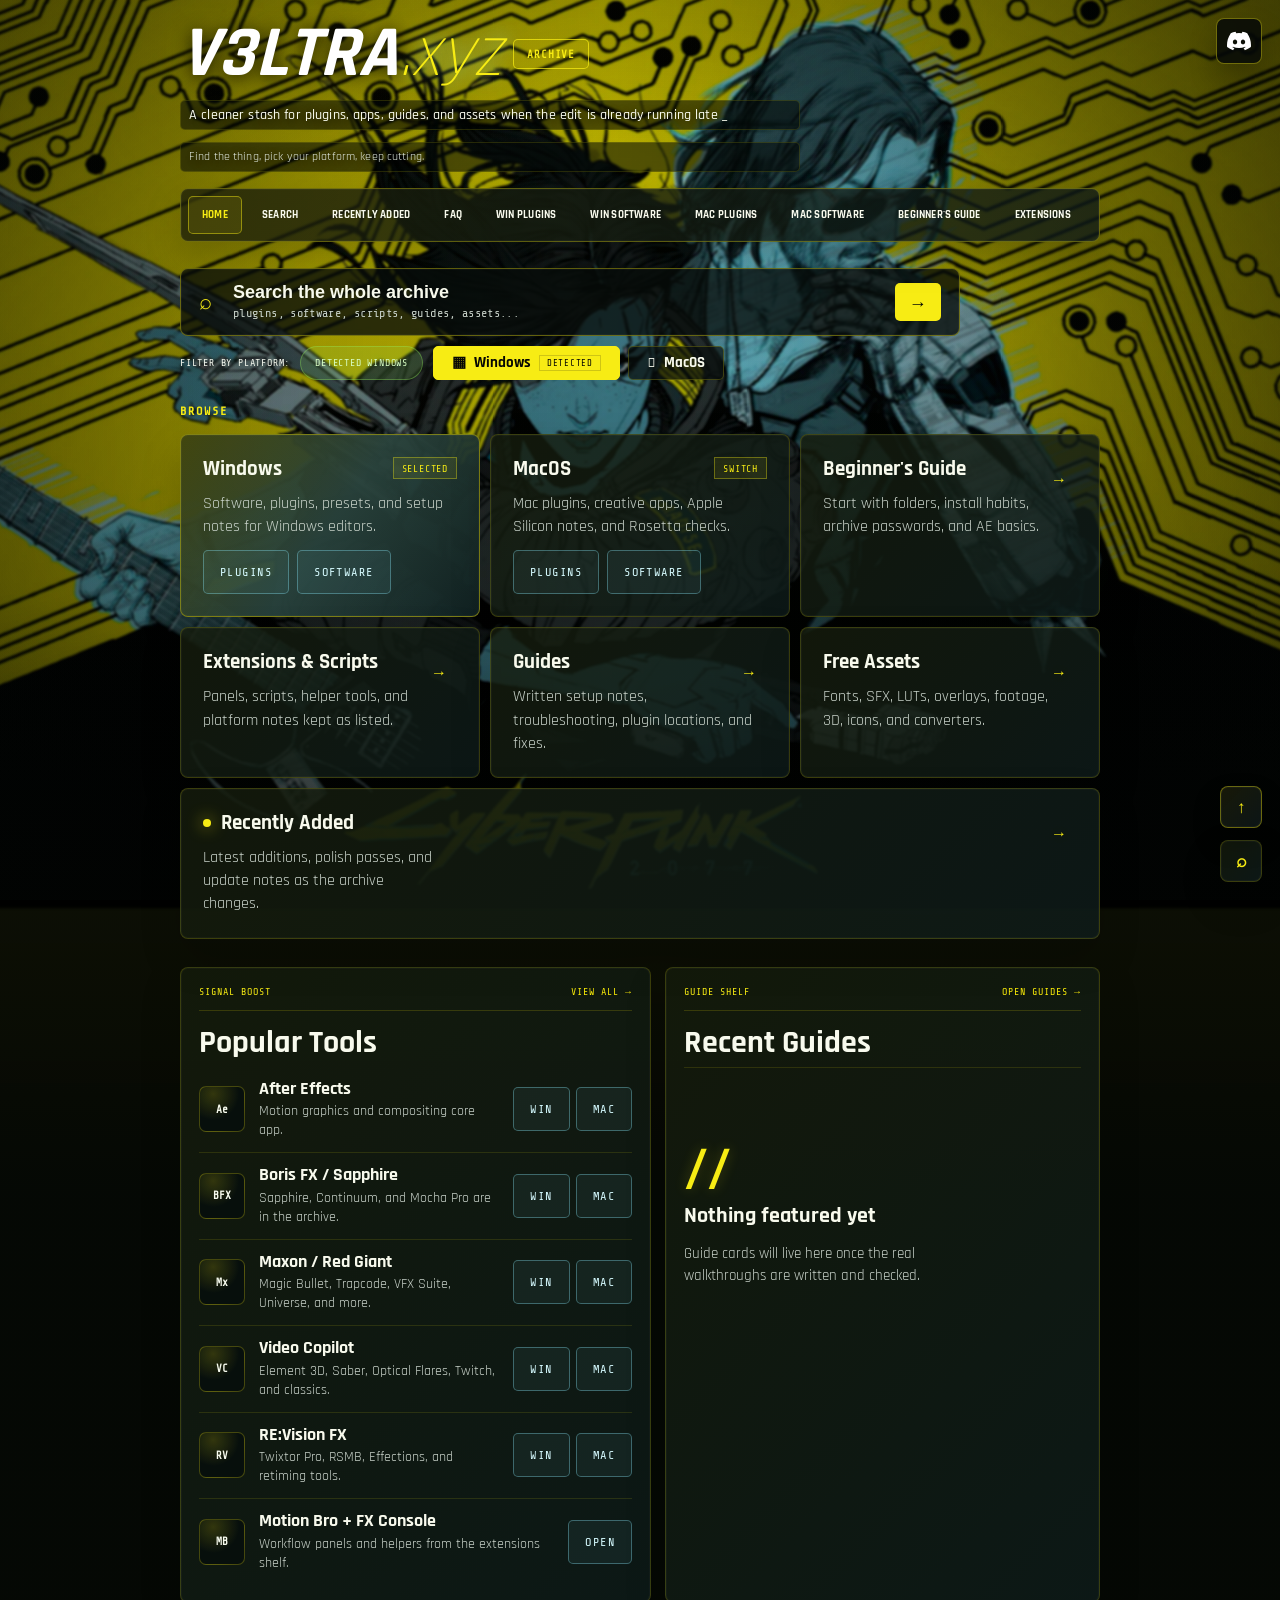
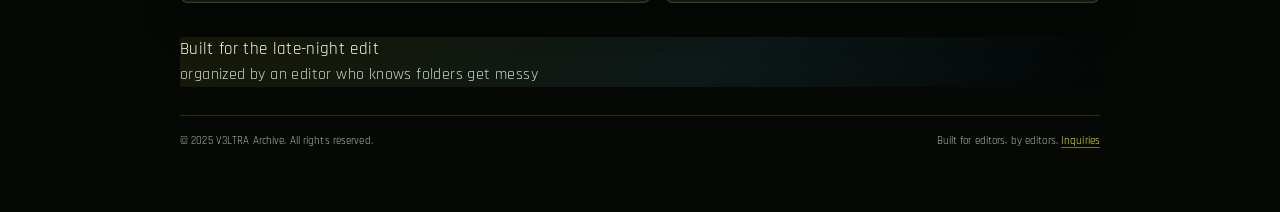
<file: index.html>
<!DOCTYPE html>
<html lang="en">
<head>
<meta charset="UTF-8">
<meta name="viewport" content="width=device-width, initial-scale=1.0">
<meta name="theme-color" content="#05030a">
<meta name="description" content="V3LTRA.xyz — plugins, scripts, presets, and creative apps for After Effects editors on Windows and Mac.">
<title>V3LTRA.xyz</title>
<link href="https://fonts.googleapis.com/css2?family=Rajdhani:wght@300;400;600;700&family=Share+Tech+Mono&display=swap" rel="stylesheet">
<link rel="preload" href="curated.css?v=20260715" as="style">
<link rel="stylesheet" href="curated.css?v=20260715">
</head>
<body>
<img id="bg-image" src="bg.webp" alt="">
<div class="vignette"></div>

<div class="page home-page">
  <div class="header">
    <div class="avatar-ring">
      <svg viewBox="0 0 90 90" fill="none" xmlns="http://www.w3.org/2000/svg">
        <circle cx="45" cy="45" r="42" stroke="#00f5ff" stroke-width="0.5" stroke-dasharray="4 7" opacity="0.7"/>
        <circle cx="45" cy="45" r="37" stroke="#ff2d95" stroke-width="0.3" stroke-dasharray="2 16" opacity="0.35"/>
        <line x1="3" y1="45" x2="9" y2="45" stroke="#00f5ff" stroke-width="1" opacity="0.9"/>
        <line x1="81" y1="45" x2="87" y2="45" stroke="#00f5ff" stroke-width="1" opacity="0.9"/>
        <line x1="45" y1="3" x2="45" y2="8" stroke="#00f5ff" stroke-width="1" opacity="0.9"/>
        <line x1="45" y1="82" x2="45" y2="87" stroke="#00f5ff" stroke-width="1" opacity="0.9"/>
      </svg>
      <div class="avatar-inner">V<span>3</span></div>
    </div>
    <div class="brand-line">
      <div class="name" data-text="V3LTRA.xyz"><span class="core">V3LTRA</span><span class="ext">.xyz</span></div>
      <span class="brand-chip">Archive</span>
    </div>
    <div class="tagline">A cleaner stash for plugins, apps, guides, and assets when the edit is already running late <span class="cursor">_</span></div>
    <div class="domain-status">Find the thing, pick your platform, keep cutting.</div>
  </div>

  <nav class="nav home-top-nav" aria-label="Main navigation">
    <a class="active" href="index.html">HOME</a>
    <button class="home-nav-search" type="button" data-command-open>SEARCH</button>
    <a href="new-drops.html">RECENTLY ADDED</a>
    <a href="faq.html">FAQ</a>
  </nav>

  <section class="home-control-panel" aria-label="Search and platform controls">
    <button class="home-search" type="button" data-command-open aria-label="Search all V3LTRA resources">
      <span class="home-search-icon" aria-hidden="true">&#8981;</span>
      <span class="home-search-copy">
        <strong>Search the whole archive</strong>
        <small>plugins, software, scripts, guides, assets...</small>
      </span>
      <span class="home-search-open" aria-hidden="true">Open</span>
    </button>
    <div class="platform-control-row">
      <span class="platform-label">Filter by platform:</span>
      <span class="os-detect-chip" data-os-detected aria-live="polite">Detecting OS...</span>
      <div class="platform-tabs" role="group" aria-label="Platform preference">
        <button class="platform-tab active" type="button" data-platform="windows" aria-pressed="true">
          <span aria-hidden="true">&#9638;</span>
          Windows
          <em data-detected-label>Detected</em>
        </button>
        <button class="platform-tab" type="button" data-platform="mac" aria-pressed="false">
          <span aria-hidden="true">&#63743;</span>
          MacOS
          <em data-detected-label></em>
        </button>
      </div>
    </div>
  </section>

  <section class="home-browse" aria-labelledby="browse-title">
    <div class="home-section-label">Browse</div>
    <div class="home-browse-grid">
      <article class="browse-tile browse-tile-platform" data-platform-card="windows">
        <div class="tile-top">
          <h2 id="browse-title">Windows</h2>
          <span class="tile-badge" data-platform-badge="windows">Detected</span>
        </div>
        <p class="tile-copy">Software, plugins, presets, and setup notes for Windows editors.</p>
        <div class="tile-actions" aria-label="Windows resources">
          <a href="plugins.html">Plugins</a>
          <a href="software.html">Software</a>
        </div>
      </article>

      <article class="browse-tile browse-tile-platform" data-platform-card="mac">
        <div class="tile-top">
          <h2>MacOS</h2>
          <span class="tile-badge" data-platform-badge="mac">Switch</span>
        </div>
        <p class="tile-copy">Mac plugins, creative apps, Apple Silicon notes, and Rosetta checks.</p>
        <div class="tile-actions" aria-label="Mac resources">
          <a href="plugins-mac.html">Plugins</a>
          <a href="software-mac.html">Software</a>
        </div>
      </article>

      <a class="browse-tile" href="beginners-guide.html">
        <span class="tile-arrow" aria-hidden="true">&#8594;</span>
        <h2>Beginner's Guide</h2>
        <p class="tile-copy">Start with folders, install habits, archive passwords, and AE basics.</p>
      </a>

      <a class="browse-tile" href="extensions.html">
        <span class="tile-arrow" aria-hidden="true">&#8594;</span>
        <h2>Extensions &amp; Scripts</h2>
        <p class="tile-copy">Panels, scripts, helper tools, and platform notes kept as listed.</p>
      </a>

      <a class="browse-tile" href="guides.html">
        <span class="tile-arrow" aria-hidden="true">&#8594;</span>
        <h2>Guides</h2>
        <p class="tile-copy">Written setup notes, troubleshooting, plugin locations, and fixes.</p>
      </a>

      <a class="browse-tile" href="free-assets.html">
        <span class="tile-arrow" aria-hidden="true">&#8594;</span>
        <h2>Free Assets</h2>
        <p class="tile-copy">Fonts, SFX, LUTs, overlays, footage, 3D, icons, and converters.</p>
      </a>

      <a class="browse-tile browse-tile-live" href="new-drops.html">
        <span class="tile-live-dot" aria-hidden="true"></span>
        <span class="tile-arrow" aria-hidden="true">&#8594;</span>
        <h2>Recently Added</h2>
        <p class="tile-copy">Latest additions, polish passes, and update notes as the archive changes.</p>
      </a>
    </div>
  </section>

  <section class="home-intel-grid" aria-label="Popular tools and guides">
    <section class="home-panel popular-panel" aria-labelledby="popular-tools-title">
      <div class="home-panel-head">
        <span>Signal Boost</span>
        <a href="plugins.html">View all &#8594;</a>
      </div>
      <h2 id="popular-tools-title">Popular Tools</h2>
      <div class="popular-list">
        <article class="popular-row">
          <span class="tool-mark tool-mark-ae">AE</span>
          <div class="popular-copy">
            <h3>After Effects</h3>
            <p>Motion graphics and compositing core app.</p>
          </div>
          <div class="platform-pills" aria-label="After Effects platform links">
            <a href="software.html">Win</a>
            <a href="software-mac.html">Mac</a>
          </div>
        </article>
        <article class="popular-row">
          <span class="tool-mark">SAPP</span>
          <div class="popular-copy">
            <h3>Boris FX / Sapphire</h3>
            <p>Sapphire, Continuum, and Mocha Pro are in the archive.</p>
          </div>
          <div class="platform-pills" aria-label="Boris FX platform links">
            <a href="plugins.html">Win</a>
            <a href="plugins-mac.html">Mac</a>
          </div>
        </article>
        <article class="popular-row">
          <span class="tool-mark">RG</span>
          <div class="popular-copy">
            <h3>Maxon / Red Giant</h3>
            <p>Magic Bullet, Trapcode, VFX Suite, Universe, and more.</p>
          </div>
          <div class="platform-pills" aria-label="Red Giant platform links">
            <a href="plugins.html">Win</a>
            <a href="plugins-mac.html">Mac</a>
          </div>
        </article>
        <article class="popular-row">
          <span class="tool-mark">VC</span>
          <div class="popular-copy">
            <h3>Video Copilot</h3>
            <p>Element 3D, Saber, Optical Flares, Twitch, and classics.</p>
          </div>
          <div class="platform-pills" aria-label="Video Copilot platform links">
            <a href="plugins.html">Win</a>
            <a href="plugins-mac.html">Mac</a>
          </div>
        </article>
        <article class="popular-row">
          <span class="tool-mark">TWIX</span>
          <div class="popular-copy">
            <h3>RE:Vision FX</h3>
            <p>Twixtor Pro, RSMB, Effections, and retiming tools.</p>
          </div>
          <div class="platform-pills" aria-label="RE:Vision FX platform links">
            <a href="plugins.html">Win</a>
            <a href="plugins-mac.html">Mac</a>
          </div>
        </article>
        <article class="popular-row">
          <span class="tool-mark">MOT</span>
          <div class="popular-copy">
            <h3>Motion Bro + FX Console</h3>
            <p>Workflow panels and helpers from the extensions shelf.</p>
          </div>
          <div class="platform-pills" aria-label="Extension shelf link">
            <a href="extensions.html">Open</a>
          </div>
        </article>
      </div>
    </section>

    <section class="home-panel guide-panel-empty" aria-labelledby="recent-guides-title">
      <div class="home-panel-head">
        <span>Guide Shelf</span>
        <a href="guides.html">Open guides &#8594;</a>
      </div>
      <h2 id="recent-guides-title">Recent Guides</h2>
      <div class="guide-empty-state">
        <span class="guide-empty-icon" aria-hidden="true">//</span>
        <h3>Nothing featured yet</h3>
        <p>Guide cards will live here once the real walkthroughs are written and checked.</p>
      </div>
    </section>
  </section>

  <div class="divider">
    <div class="divider-line"></div>
    <div class="divider-diamond"></div>
    <div class="divider-line"></div>
  </div>

  <div class="home-groups" aria-label="Browse the V3LTRA archive">
    <section class="home-group">
      <div class="section-label">Windows shelf</div>
      <div class="links">
        <a class="link-card" href="plugins.html">
          <div class="card-corner-bl"></div>
          <div class="card-header">
            <div class="card-icon" style="color:#00f5ff;">&#11041;</div>
            <div>
              <div class="card-title">Plugins &amp; Presets - Windows</div>
              <div class="card-sub">84 plugins from 25 vendors</div>
            </div>
            <div class="card-arrow">&#8594;</div>
          </div>
        </a>
        <a class="link-card" href="software.html">
          <div class="card-corner-bl"></div>
          <div class="card-header">
            <div class="card-icon" style="color:#d4922e;">&#9638;</div>
            <div>
              <div class="card-title">Software &amp; Configs - Windows</div>
              <div class="card-sub">13 apps and 24 builds</div>
            </div>
            <div class="card-arrow">&#8594;</div>
          </div>
        </a>
      </div>
    </section>

    <section class="home-group">
      <div class="section-label">Mac shelf</div>
      <div class="links">
        <a class="link-card" href="plugins-mac.html">
          <div class="card-corner-bl"></div>
          <div class="card-header">
            <div class="card-icon" style="color:#ff2d95;">&#11041;</div>
            <div>
              <div class="card-title">Plugins &amp; Presets - Mac</div>
              <div class="card-sub">85 plugins from 16 vendors</div>
            </div>
            <div class="card-arrow">&#8594;</div>
          </div>
        </a>
        <a class="link-card" href="software-mac.html">
          <div class="card-corner-bl"></div>
          <div class="card-header">
            <div class="card-icon" style="color:#fff0a0;">&#9638;</div>
            <div>
              <div class="card-title">Software - Mac</div>
              <div class="card-sub">8 apps and 29 builds</div>
            </div>
            <div class="card-arrow">&#8594;</div>
          </div>
        </a>
      </div>
    </section>

    <section class="home-group">
      <div class="section-label">Shared tools</div>
      <div class="links">
        <a class="link-card" href="extensions.html">
          <div class="card-corner-bl"></div>
          <div class="card-header">
            <div class="card-icon" style="color:#ff2d95;">&#9672;</div>
            <div>
              <div class="card-title">Extensions &amp; Scripts</div>
              <div class="card-sub">51 extensions + 40 scripts, platform notes kept as listed</div>
            </div>
            <div class="card-arrow">&#8594;</div>
          </div>
        </a>
        <a class="link-card" href="guides.html">
          <div class="card-corner-bl"></div>
          <div class="card-header">
            <div class="card-icon" style="color:#00f5ff;">&#9635;</div>
            <div>
              <div class="card-title">Guides</div>
              <div class="card-sub">Windows guides + macOS guides</div>
            </div>
            <div class="card-arrow">&#8594;</div>
          </div>
        </a>
      </div>
    </section>

    <section class="home-group">
      <div class="section-label">Shelves being labeled</div>
      <div class="links compact-links">
        <a class="link-card" href="free-assets.html">
          <div class="card-corner-bl"></div>
          <div class="card-header">
            <div class="card-icon" style="color:#75ffb0;">&#9633;</div>
            <div>
              <div class="card-title">Free Assets</div>
              <div class="card-sub">fonts, SFX, LUTs, footage, icons, 3D</div>
            </div>
            <div class="card-arrow">&#8594;</div>
          </div>
        </a>
        <a class="link-card" href="tutorials.html">
          <div class="card-corner-bl"></div>
          <div class="card-header">
            <div class="card-icon" style="color:#00f5ff;">&#9702;</div>
            <div>
              <div class="card-title">Tutorials</div>
              <div class="card-sub">video and written walkthroughs coming next</div>
            </div>
            <div class="card-arrow">&#8594;</div>
          </div>
        </a>
        <a class="link-card" href="new-drops.html">
          <div class="card-corner-bl"></div>
          <div class="card-header">
            <div class="card-icon" style="color:#ff2d95;">&#9671;</div>
            <div>
              <div class="card-title">Recently Added</div>
              <div class="card-sub">latest additions feed</div>
            </div>
            <div class="card-arrow">&#8594;</div>
          </div>
        </a>
        <a class="link-card" href="status.html">
          <div class="card-corner-bl"></div>
          <div class="card-header">
            <div class="card-icon" style="color:#75ffb0;">&#9673;</div>
            <div>
              <div class="card-title">Status &amp; Changelog</div>
              <div class="card-sub">updates, checks, and maintenance notes</div>
            </div>
            <div class="card-arrow">&#8594;</div>
          </div>
        </a>
        <a class="link-card" href="faq.html">
          <div class="card-corner-bl"></div>
          <div class="card-header">
            <div class="card-icon" style="color:#d4922e;">?</div>
            <div>
              <div class="card-title">FAQ</div>
              <div class="card-sub">passwords, requests, and broken-link notes</div>
            </div>
            <div class="card-arrow">&#8594;</div>
          </div>
        </a>
        <a class="link-card help-card" href="https://discord.gg/ERYCXddTR" target="_blank" rel="noopener noreferrer">
          <div class="card-corner-bl"></div>
          <div class="card-header">
            <div class="card-icon" style="color:#ff2d95;">?</div>
            <div>
              <div class="card-title">Need Help? Join the <b>DISCORD</b></div>
              <div class="card-sub">Questions, updates &amp; resources - boosts help the server grow</div>
            </div>
            <div class="card-arrow">&#8599;</div>
          </div>
        </a>
      </div>
    </section>
  </div>

  <div class="section-label legacy-home-label">Browse the archive</div>
  <div class="links legacy-home-links">
    <a class="link-card" href="plugins.html">
      <div class="card-corner-bl"></div>
      <div class="card-header">
        <div class="card-icon" style="color:#00f5ff;">&#11041;</div>
        <div>
          <div class="card-title">Plugins &amp; Presets — Windows</div>
          <div class="card-sub">84 plugins from 25 vendors</div>
        </div>
        <div class="card-arrow">&#8594;</div>
      </div>
    </a>
    <a class="link-card" href="software.html">
      <div class="card-corner-bl"></div>
      <div class="card-header">
        <div class="card-icon" style="color:#d4922e;">&#9638;</div>
        <div>
          <div class="card-title">Software &amp; Configs — Windows</div>
          <div class="card-sub">13 apps and 24 builds</div>
        </div>
        <div class="card-arrow">&#8594;</div>
      </div>
    </a>
    <a class="link-card" href="plugins-mac.html">
      <div class="card-corner-bl"></div>
      <div class="card-header">
        <div class="card-icon" style="color:#ff2d95;">&#11041;</div>
        <div>
          <div class="card-title">Plugins &amp; Presets — Mac</div>
          <div class="card-sub">85 plugins from 16 vendors</div>
        </div>
        <div class="card-arrow">&#8594;</div>
      </div>
    </a>
    <a class="link-card" href="software-mac.html">
      <div class="card-corner-bl"></div>
      <div class="card-header">
        <div class="card-icon" style="color:#fff0a0;">&#9638;</div>
        <div>
          <div class="card-title">Software — Mac</div>
          <div class="card-sub">8 apps and 29 builds</div>
        </div>
        <div class="card-arrow">&#8594;</div>
      </div>
    </a>
    <a class="link-card" href="extensions.html">
      <div class="card-corner-bl"></div>
      <div class="card-header">
        <div class="card-icon" style="color:#ff2d95;">&#9672;</div>
        <div>
          <div class="card-title">Extensions &amp; Scripts</div>
          <div class="card-sub">51 extensions + 40 scripts</div>
        </div>
        <div class="card-arrow">&#8594;</div>
      </div>
    </a>
    <a class="link-card" href="guides.html">
      <div class="card-corner-bl"></div>
      <div class="card-header">
        <div class="card-icon" style="color:#f04455;">&#9635;</div>
        <div>
          <div class="card-title">Guides</div>
          <div class="card-sub">Windows guides + macOS guides</div>
        </div>
        <div class="card-arrow">&#8594;</div>
      </div>
    </a>
    <a class="link-card help-card" href="https://discord.gg/ERYCXddTR" target="_blank" rel="noopener noreferrer">
      <div class="card-corner-bl"></div>
      <div class="card-header">
        <div class="card-icon" style="color:#ff2d95;">?</div>
        <div>
          <div class="card-title">Need Help? Join the <b>DISCORD</b></div>
          <div class="card-sub">Questions, updates &amp; resources — boosts help the server grow</div>
        </div>
        <div class="card-arrow">&#8599;</div>
      </div>
    </a>
  </div>
  <div class="lounge-banner">
    <div class="lounge-copy">
      <div class="card-title">Built for the late-night edit</div>
      <div class="card-sub">organized by an editor who knows folders get messy</div>
    </div>
  </div>

  <div class="pulse-bar"></div>
  <div class="footer"><div>&copy; 2025 V3LTRA Archive. All rights reserved.</div><div>Built for editors, by editors. <a href="mailto:vltralegal@gmail.com">Inquiries</a></div></div>
</div>

<script type="text/plain" data-disabled="background-effects">












const bgImg = document.getElementById('bg-image');


const sampler = document.createElement('canvas');
const sCtx = sampler.getContext('2d', { willReadFrequently: true });
let imgData = null;

function buildSampler() {
  if (!bgImg.complete || !bgImg.naturalWidth) return false;
  const W = window.innerWidth, H = window.innerHeight;
  const SW = Math.max(1, Math.floor(W/2)), SH = Math.max(1, Math.floor(H/2));
  sampler.width = SW; sampler.height = SH;
  
  const scale = Math.max(SW/bgImg.naturalWidth, SH/bgImg.naturalHeight);
  const w = bgImg.naturalWidth*scale, h = bgImg.naturalHeight*scale;
  const x = (SW-w)/2, y = (SH-h)/2;
  sCtx.clearRect(0,0,SW,SH);
  sCtx.drawImage(bgImg, x, y, w, h);
  imgData = sCtx.getImageData(0,0,SW,SH);
  return true;
}
function sampleAt(px, py) {
  if (!imgData) return [0,0,0];
  const SW = imgData.width, SH = imgData.height;
  const sx = Math.max(0,Math.min(SW-1, Math.floor(px/window.innerWidth*SW)));
  const sy = Math.max(0,Math.min(SH-1, Math.floor(py/window.innerHeight*SH)));
  const i = (sy*SW+sx)*4;
  return [imgData.data[i], imgData.data[i+1], imgData.data[i+2]];
}


const glowCanvas = document.getElementById('glow-canvas');
const glCtx = glowCanvas.getContext('2d');
let glowSpots = [];   

function buildGlow() {
  glowSpots = [];
  if (!imgData) return;
  const SW = imgData.width, SH = imgData.height;
  const W = window.innerWidth, H = window.innerHeight;
  
  const step = 9;
  for (let sy=0; sy<SH; sy+=step) {
    for (let sx=0; sx<SW; sx+=step) {
      const i=(sy*SW+sx)*4;
      const r=imgData.data[i],g=imgData.data[i+1],b=imgData.data[i+2];
      const lum=(r+g+b)/765;
      const maxc=Math.max(r,g,b), minc=Math.min(r,g,b);
      const sat=maxc===0?0:(maxc-minc)/maxc;
      
      if (lum>0.42 && (sat>0.35 || lum>0.62)) {
        glowSpots.push({
          x: sx/SW*W, y: sy/SH*H,
          r: 8+Math.random()*22,
          col:[r,g,b],
          base: Math.min(1, (lum-0.4)*1.3),
          fPhase: Math.random()*Math.PI*2,
          fSpeed: 0.5+Math.random()*3.5,     
          fType: Math.random(),               
        });
      }
    }
  }
}

function drawGlow(time) {
  const W=glowCanvas.width, H=glowCanvas.height;
  glCtx.clearRect(0,0,W,H);
  for (const s of glowSpots) {
    
    let f;
    if (s.fType < 0.15) {
      
      f = (Math.sin(time*12+s.fPhase) > -0.7) ? 1 : 0.15;
    } else if (s.fType < 0.4) {
      
      f = 0.55 + 0.45*Math.sin(time*s.fSpeed*2.2 + s.fPhase);
    } else {
      
      f = 0.75 + 0.25*Math.sin(time*s.fSpeed*0.5 + s.fPhase);
    }
    const a = s.base * f * 0.5;
    if (a <= 0.02) continue;
    const [r,g,b]=s.col;
    const grd = glCtx.createRadialGradient(s.x,s.y,0,s.x,s.y,s.r);
    grd.addColorStop(0, `rgba(${r},${g},${b},${a})`);
    grd.addColorStop(0.5, `rgba(${r},${g},${b},${a*0.4})`);
    grd.addColorStop(1, `rgba(${r},${g},${b},0)`);
    glCtx.beginPath(); glCtx.arc(s.x,s.y,s.r,0,Math.PI*2);
    glCtx.fillStyle=grd; glCtx.fill();
  }
}



const pCanvas = document.getElementById('particle-canvas');
const pCtx = pCanvas.getContext('2d');
let particles = [];

function buildParticles() {
  particles = [];
  if (!imgData) return;
  const SW=imgData.width, SH=imgData.height;
  const W=window.innerWidth, H=window.innerHeight;
  const step = 4;  
  for (let sy=0; sy<SH; sy+=step) {
    for (let sx=0; sx<SW; sx+=step) {
      const i=(sy*SW+sx)*4;
      const r=imgData.data[i],g=imgData.data[i+1],b=imgData.data[i+2];
      const lum=(r+g+b)/765;
      
      if (lum > 0.18 && Math.random() < (lum*0.6)) {
        particles.push({
          x: sx/SW*W, y: sy/SH*H,
          ox: sx/SW*W, oy: sy/SH*H,
          col:[r,g,b], lum,
          size: lum>0.55 ? (0.8+Math.random()*1.2) : (0.5+Math.random()*0.8),
          tw: Math.random()*Math.PI*2,        
          twSpeed: 0.5+Math.random()*3,
          driftPhase: Math.random()*Math.PI*2,
          driftSpeed: 0.2+Math.random()*0.6,
          driftAmp: 0.6+Math.random()*2.2,
        });
      }
    }
  }
}

function drawParticles(time) {
  const W=pCanvas.width, H=pCanvas.height;
  pCtx.clearRect(0,0,W,H);
  pCtx.globalCompositeOperation='screen';
  for (const p of particles) {
    
    const dx = Math.sin(time*p.driftSpeed + p.driftPhase)*p.driftAmp;
    const dy = Math.cos(time*p.driftSpeed*0.8 + p.driftPhase)*p.driftAmp*0.6;
    const x = p.ox+dx, y = p.oy+dy;
    
    const tw = 0.45 + 0.55*Math.sin(time*p.twSpeed + p.tw);
    const a = (0.3 + p.lum*0.7) * tw;
    const [r,g,b]=p.col;
    
    const br = Math.min(255, r+p.lum*90);
    const bg = Math.min(255, g+p.lum*90);
    const bb = Math.min(255, b+p.lum*90);
    pCtx.beginPath();
    pCtx.arc(x, y, p.size, 0, Math.PI*2);
    pCtx.fillStyle = `rgba(${br|0},${bg|0},${bb|0},${a})`;
    pCtx.fill();
    
    if (p.lum>0.6 && tw>0.9) {
      pCtx.strokeStyle = `rgba(${br|0},${bg|0},${bb|0},${a*0.5})`;
      pCtx.lineWidth = 0.6;
      const L = p.size*3.5;
      pCtx.beginPath(); pCtx.moveTo(x-L,y); pCtx.lineTo(x+L,y);
      pCtx.moveTo(x,y-L); pCtx.lineTo(x,y+L); pCtx.stroke();
    }
  }
  pCtx.globalCompositeOperation='source-over';
}


function resizeAll() {
  const W=window.innerWidth, H=window.innerHeight;
  for (const c of [glowCanvas,pCanvas]) { c.width=W; c.height=H; }
  if (buildSampler()) { buildGlow(); buildParticles(); }
}

let ready=false;
function tryInit(){ if (buildSampler()){ buildGlow(); buildParticles(); ready=true; } }
if (bgImg.complete) tryInit(); else bgImg.onload = tryInit;
window.addEventListener('resize', resizeAll);

const FRAME_MS = 1000/30;   
let lastFrame = 0;
function mainLoop(ts) {
  requestAnimationFrame(mainLoop);
  if (document.hidden) return;               
  if (ts - lastFrame < FRAME_MS) return;      
  lastFrame = ts;
  const time = ts/1000;
  const W=window.innerWidth, H=window.innerHeight;
  if (glowCanvas.width!==W){ glowCanvas.width=W; glowCanvas.height=H; pCanvas.width=W; pCanvas.height=H; }
  if (ready) { drawGlow(time); drawParticles(time); }
}
requestAnimationFrame(mainLoop);



const mkCanvas=document.getElementById('markers-canvas');
const mkCtx=mkCanvas.getContext('2d');
function resizeMk(){ mkCanvas.width=window.innerWidth; mkCanvas.height=window.innerHeight; }
resizeMk(); window.addEventListener('resize', resizeMk);
const MK_CYAN='#00f5ff', MK_WHITE='#ffffffaa', MK_MAG='#ff2d95', MK_AMBER='#d4922e';
class Marker{
  constructor(){this.reset(true);}
  reset(s){ this.x=Math.random()*mkCanvas.width; this.y=Math.random()*mkCanvas.height;
    this.size=5+Math.random()*13; this.vx=(Math.random()-.5)*.22; this.vy=(Math.random()-.5)*.22;
    const roll=Math.random(); this.color=roll>.7?MK_CYAN:roll>.5?MK_MAG:roll>.3?MK_WHITE:MK_AMBER;
    this.alpha=.45+Math.random()*.45; this.maxLife=300+Math.random()*500;
    this.life=s?Math.floor(Math.random()*this.maxLife):0; this.glitching=false; this.glitchTimer=0;
    this.type=Math.random()>.55?'rect':'bracket'; }
  drawBracket(cx,cy,s,a){const gap=s*.32;mkCtx.save();mkCtx.globalAlpha=a;mkCtx.strokeStyle=this.glitching?MK_CYAN:this.color;mkCtx.lineWidth=.9;
    mkCtx.beginPath();mkCtx.moveTo(cx-s,cy-gap);mkCtx.lineTo(cx-s,cy-s);mkCtx.lineTo(cx-gap,cy-s);mkCtx.stroke();
    mkCtx.beginPath();mkCtx.moveTo(cx+gap,cy-s);mkCtx.lineTo(cx+s,cy-s);mkCtx.lineTo(cx+s,cy-gap);mkCtx.stroke();
    mkCtx.beginPath();mkCtx.moveTo(cx+s,cy+gap);mkCtx.lineTo(cx+s,cy+s);mkCtx.lineTo(cx+gap,cy+s);mkCtx.stroke();
    mkCtx.beginPath();mkCtx.moveTo(cx-gap,cy+s);mkCtx.lineTo(cx-s,cy+s);mkCtx.lineTo(cx-s,cy+gap);mkCtx.stroke();
    mkCtx.beginPath();mkCtx.arc(cx,cy,1.2,0,Math.PI*2);mkCtx.fillStyle=this.color;mkCtx.fill();mkCtx.restore();}
  drawRect(cx,cy,s,a){const w=s*2.3,h=s*1.5;mkCtx.save();mkCtx.globalAlpha=a*.65;mkCtx.strokeStyle=this.glitching?MK_CYAN:this.color;mkCtx.lineWidth=.7;
    mkCtx.strokeRect(cx-w/2,cy-h/2,w,h);mkCtx.beginPath();mkCtx.arc(cx,cy,1.2,0,Math.PI*2);mkCtx.fillStyle=this.color;mkCtx.fill();mkCtx.restore();}
  draw(){const fi=Math.min(this.life/25,1),fo=Math.min((this.maxLife-this.life)/25,1),a=this.alpha*fi*fo;if(a<=0)return;
    if(this.type==='rect')this.drawRect(this.x,this.y,this.size,a);else this.drawBracket(this.x,this.y,this.size,a);}
  update(){this.x+=this.vx;this.y+=this.vy;this.life++;this.glitchTimer--;
    if(this.glitchTimer<=0){this.glitching=Math.random()<.04;this.glitchTimer=8+Math.random()*40;
      if(this.glitching){this.x+=(Math.random()-.5)*10;this.y+=(Math.random()-.5)*5;}}
    if(this.life>this.maxLife)this.reset(false);}
}
const markers=Array.from({length:26},()=>new Marker());
let mkLast = 0;
function mkLoop(ts){
  requestAnimationFrame(mkLoop);
  if (document.hidden) return;
  if (ts - mkLast < FRAME_MS) return;
  mkLast = ts;
  mkCtx.clearRect(0,0,mkCanvas.width,mkCanvas.height);
  markers.forEach(m=>{m.update();m.draw();});
}
requestAnimationFrame(mkLoop);
</script>
<script src="v3ltra.js?v=20260715" defer></script>
</body>
</html>
</file>
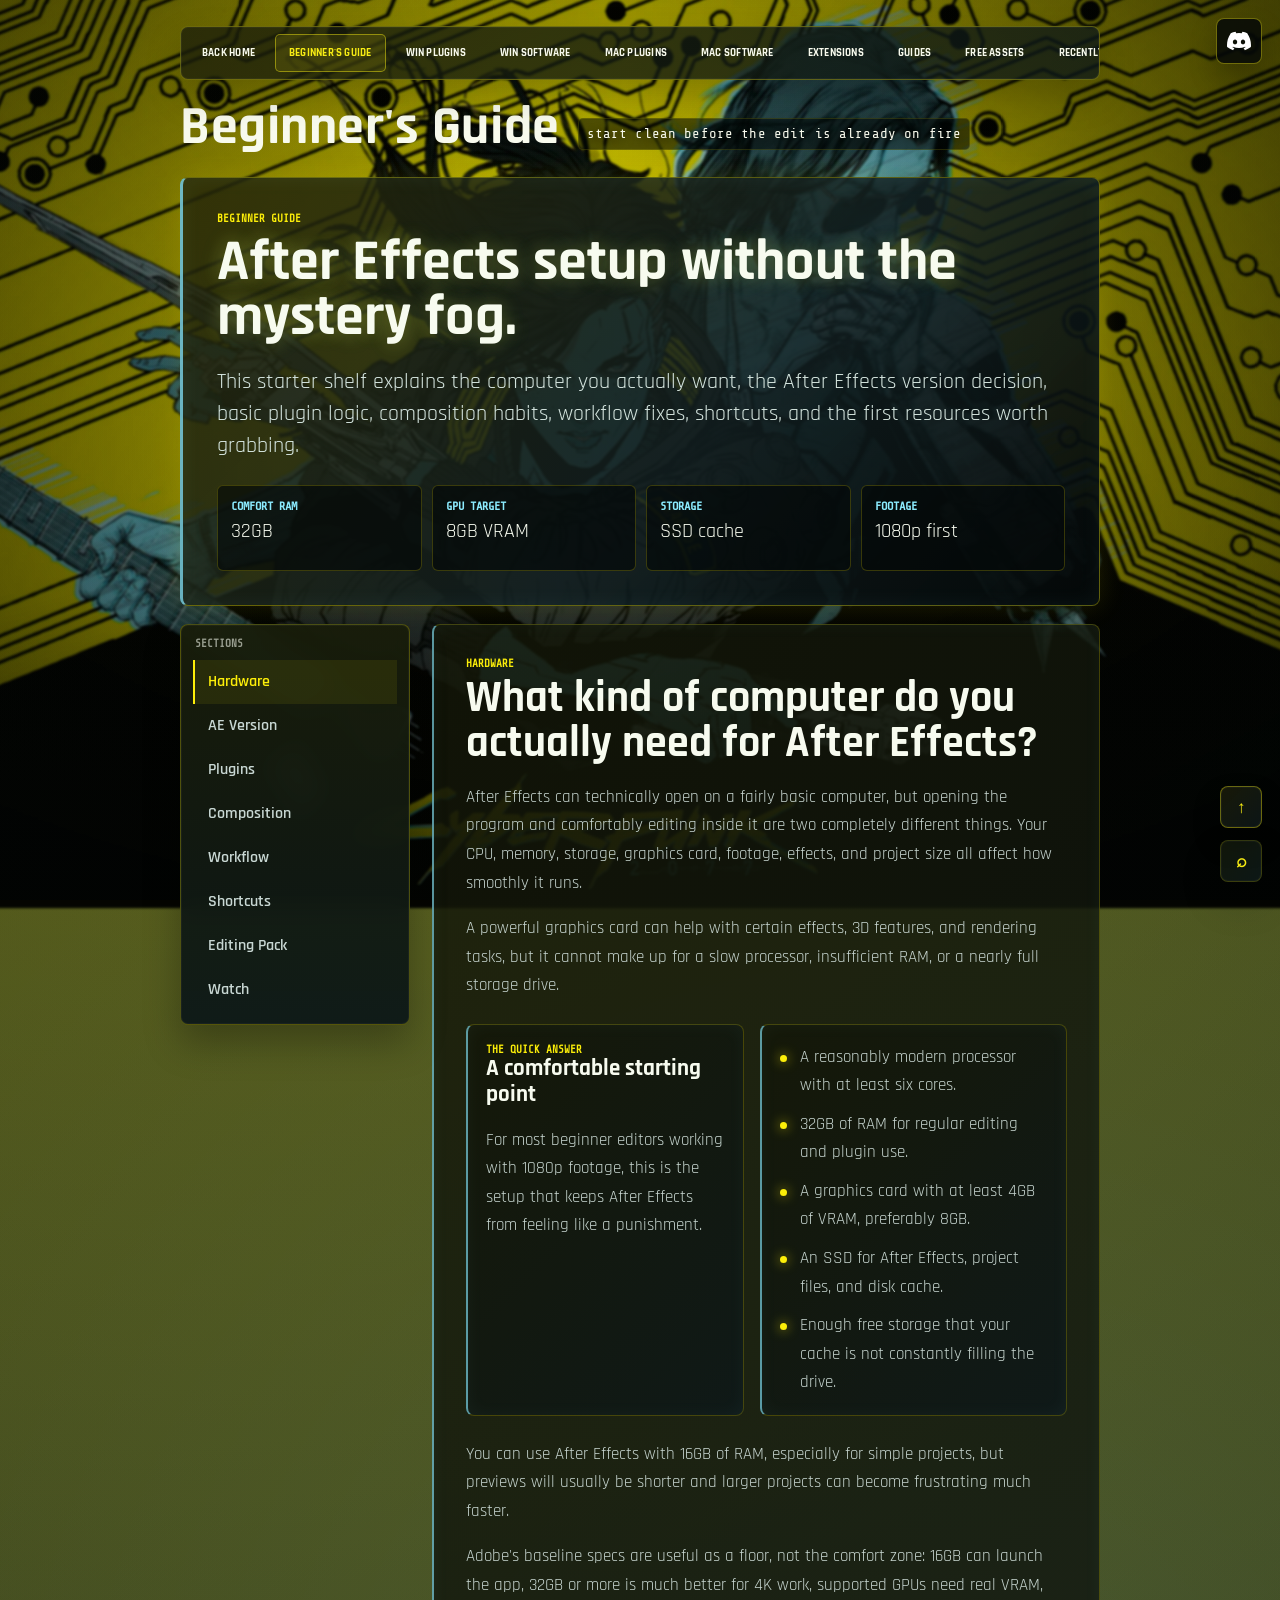
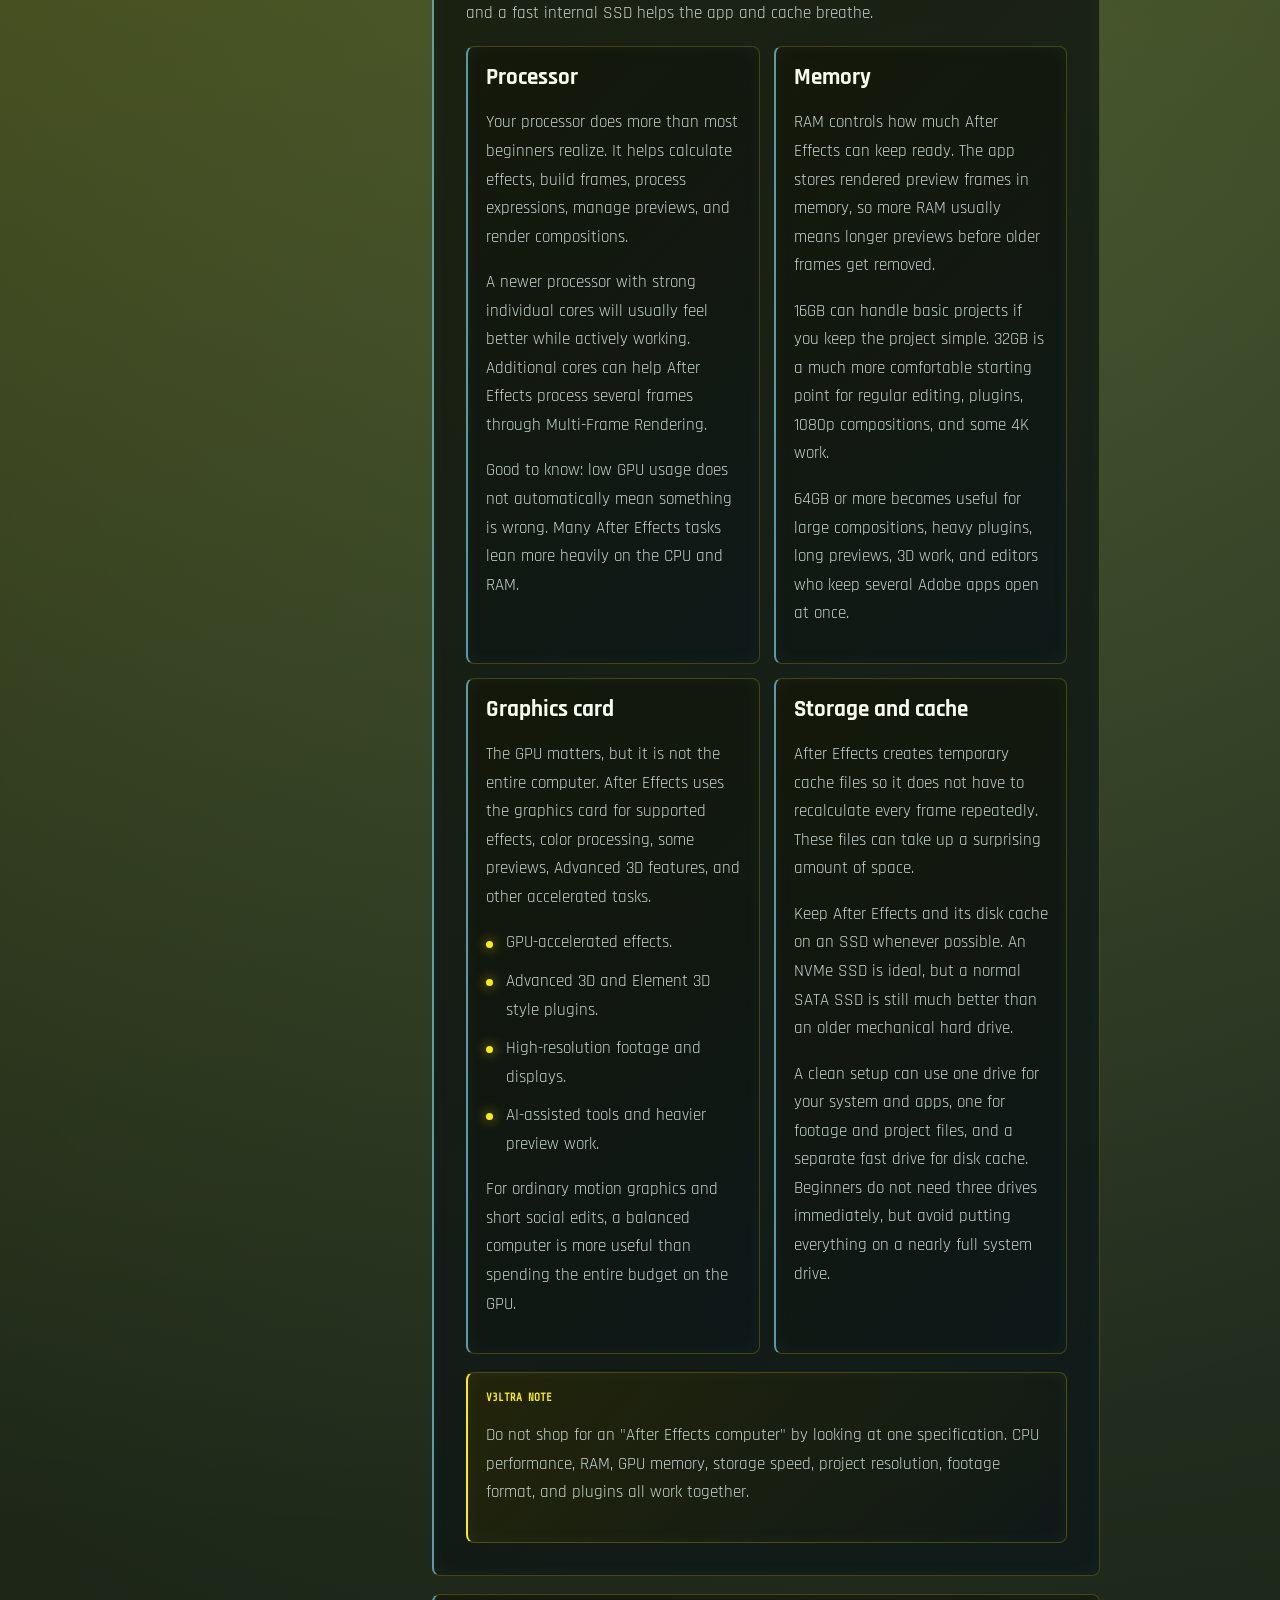
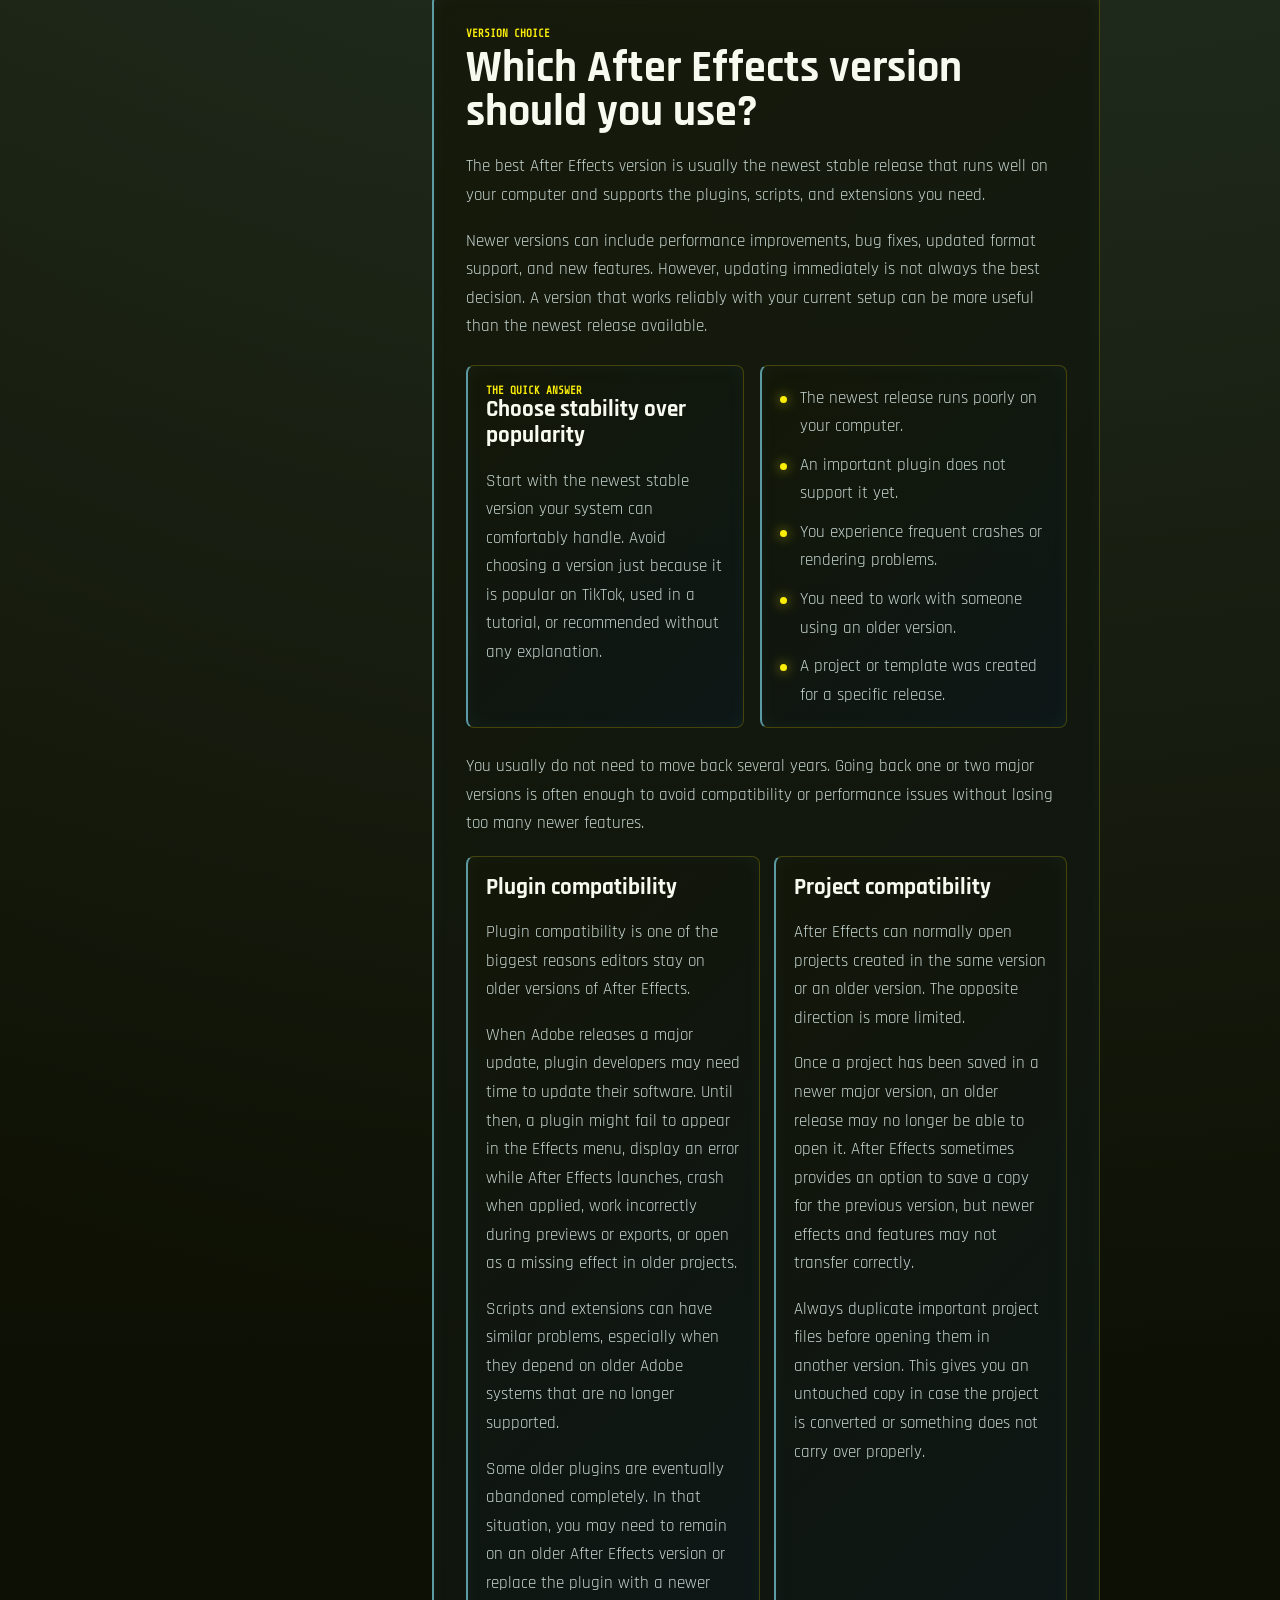
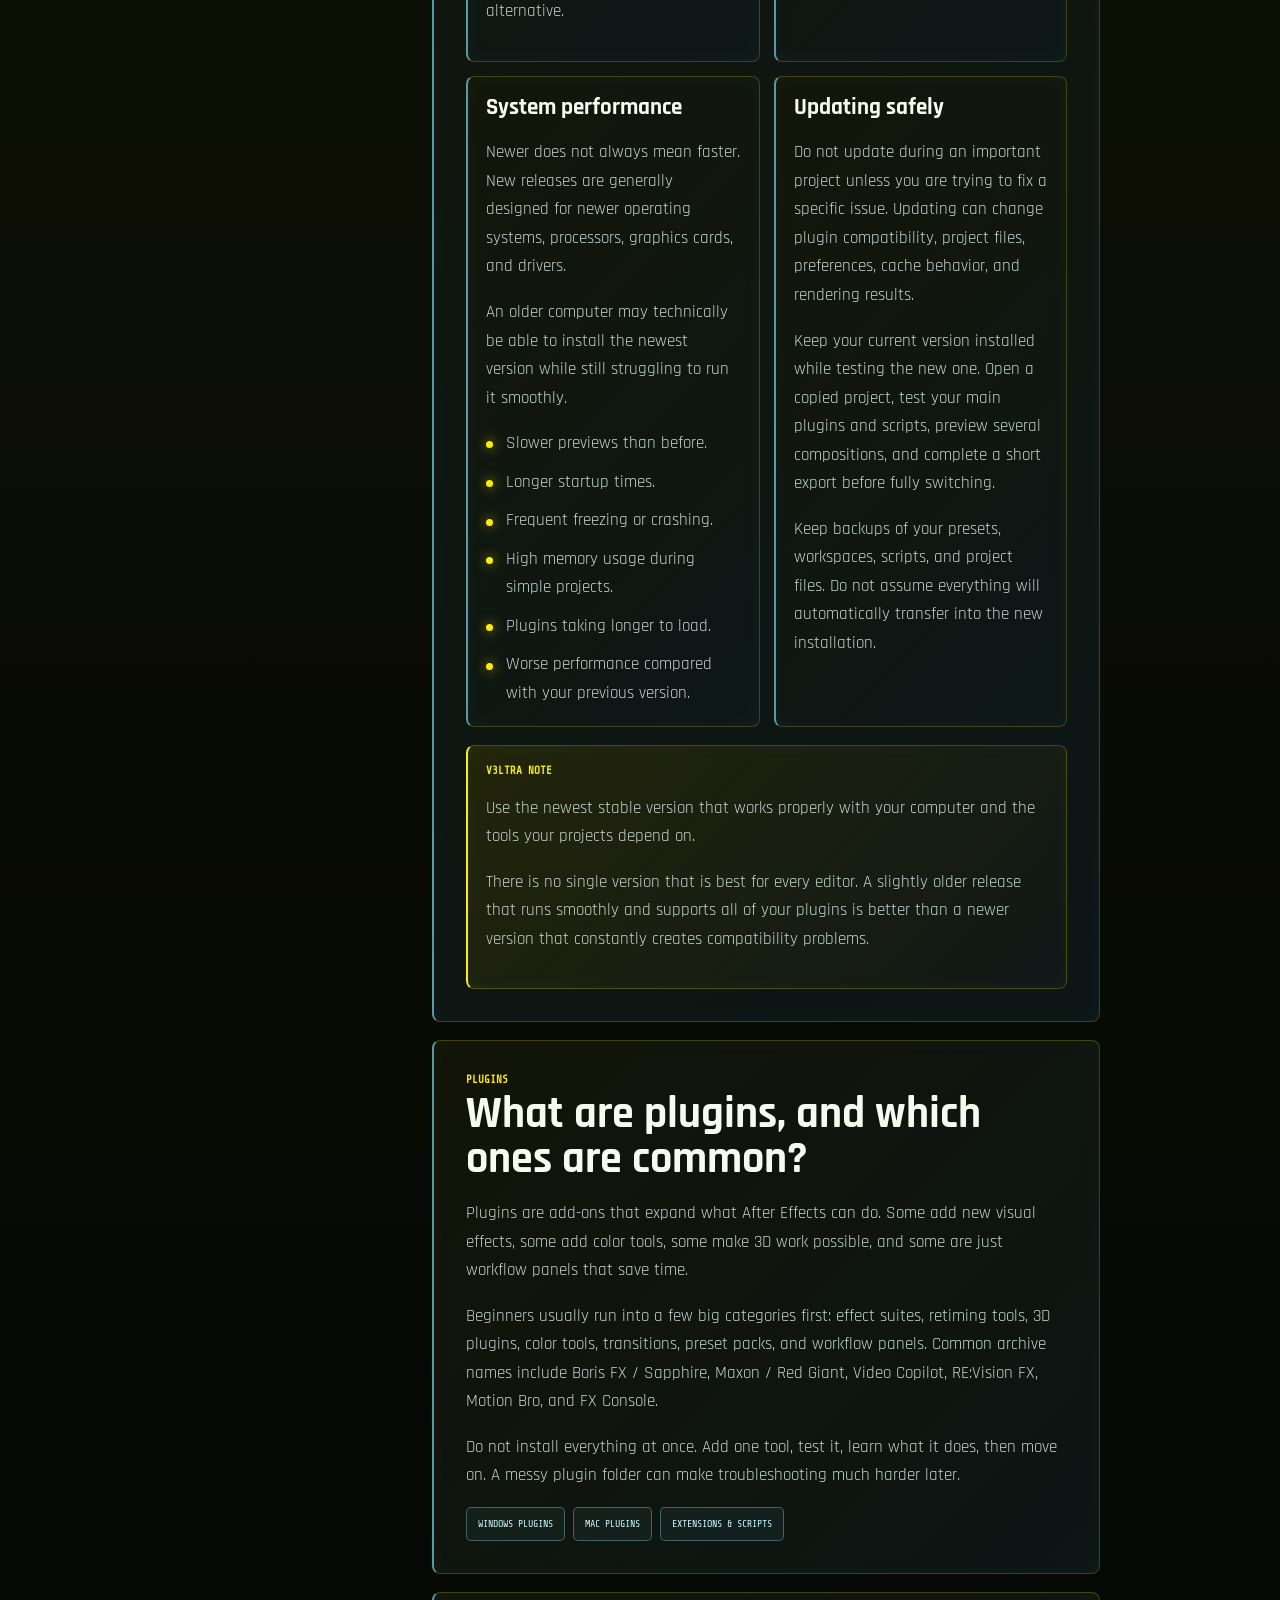
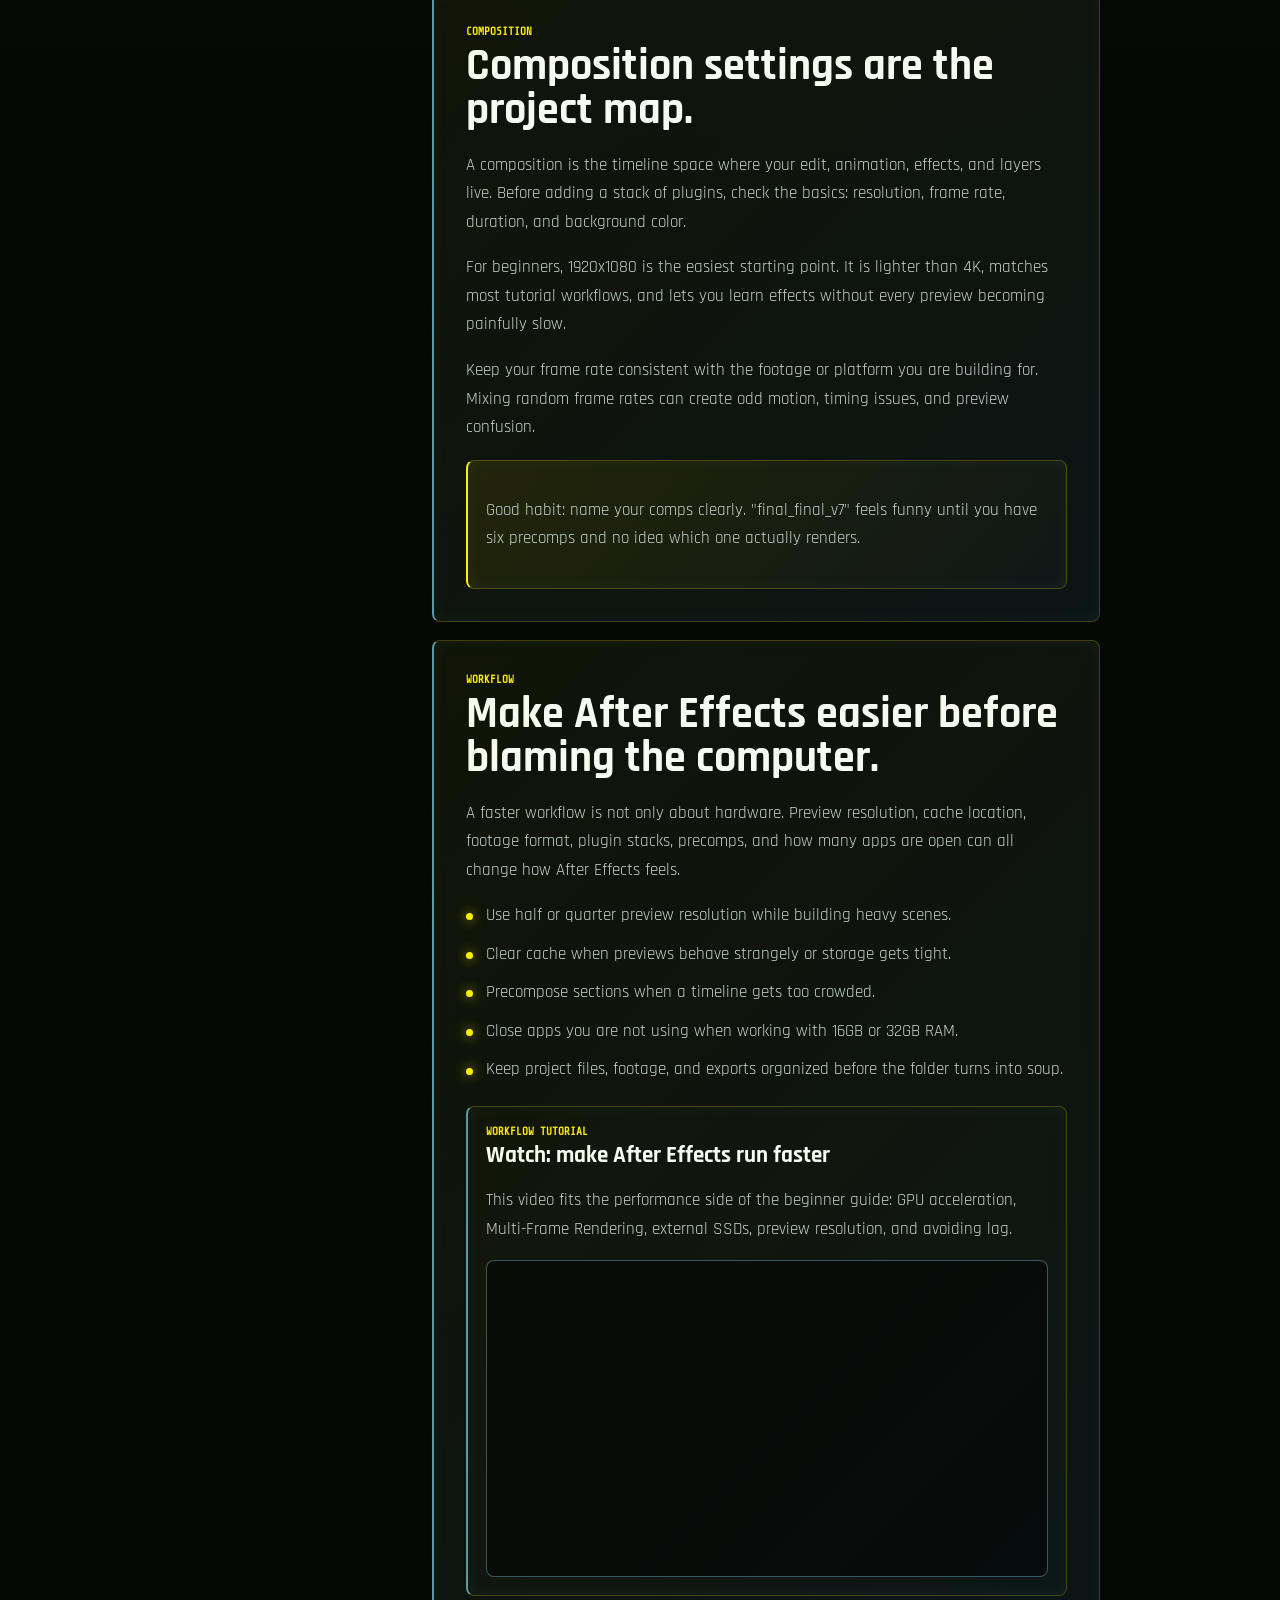
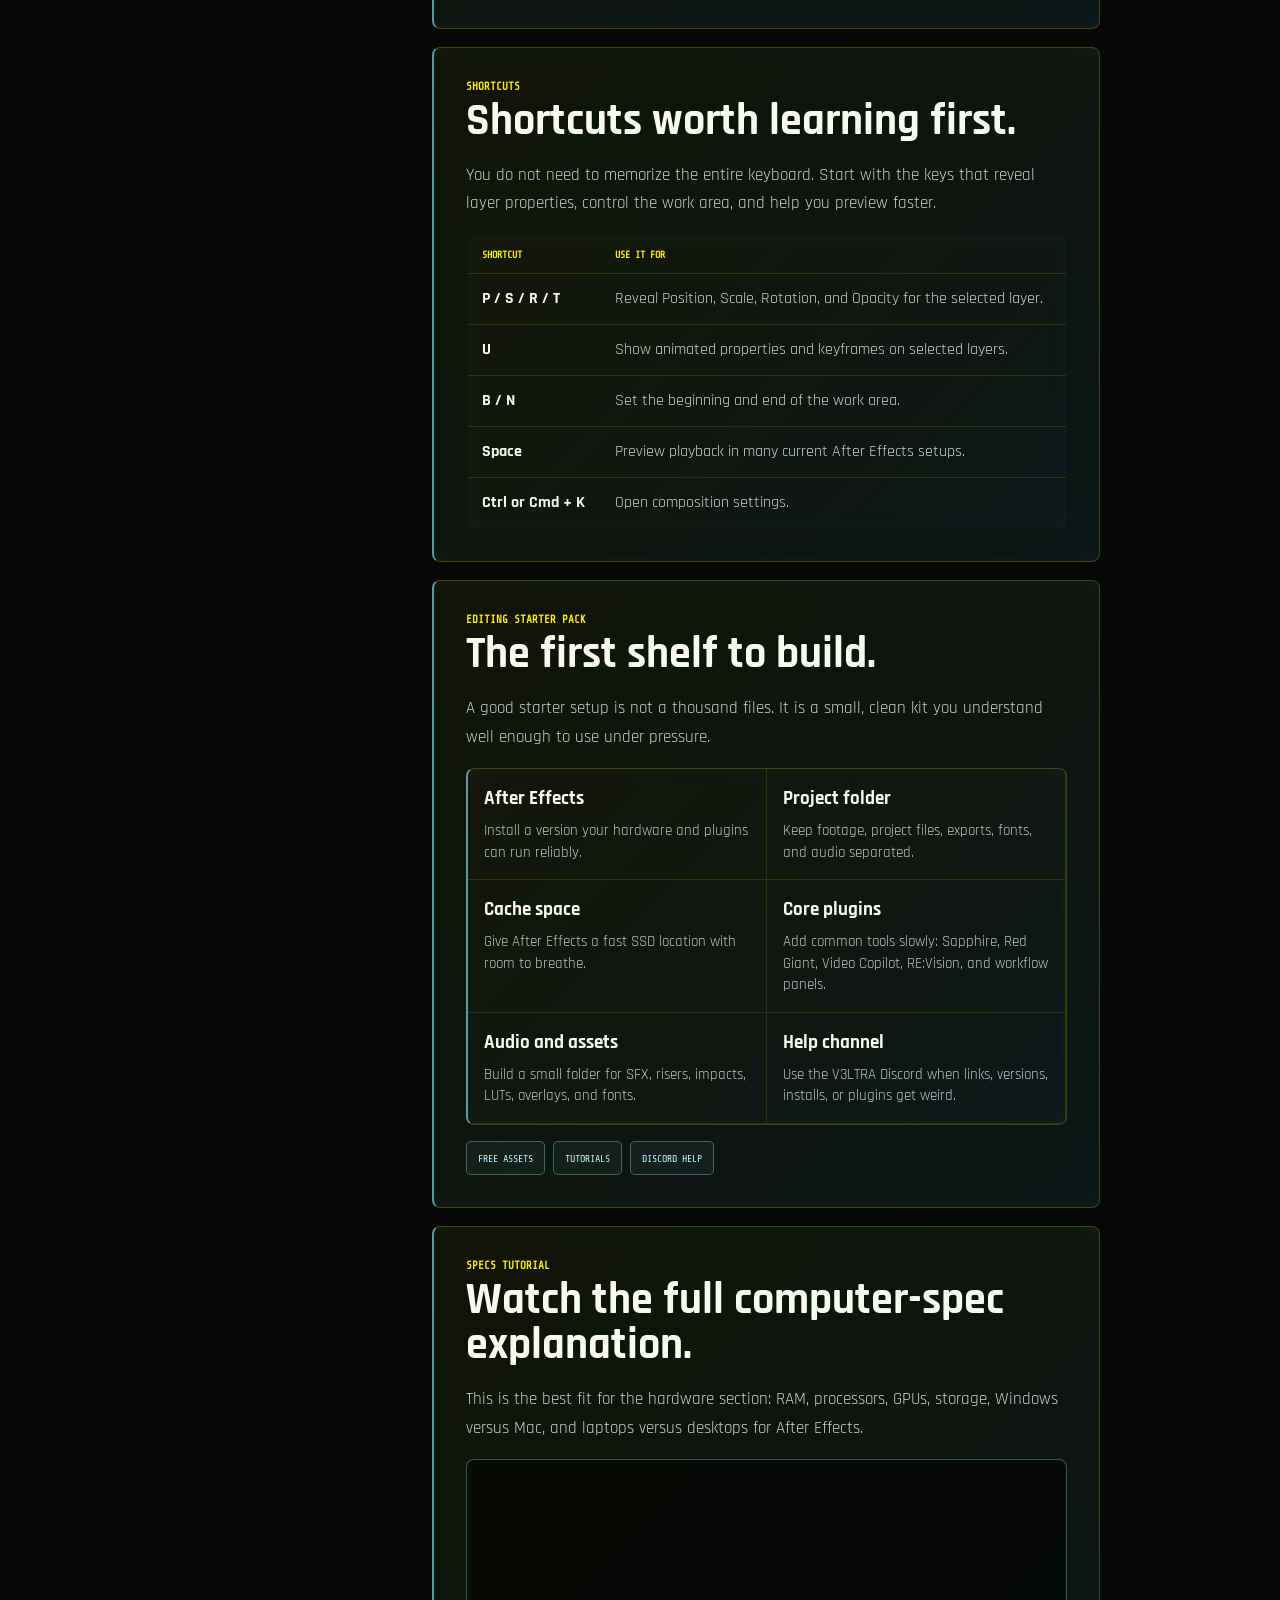
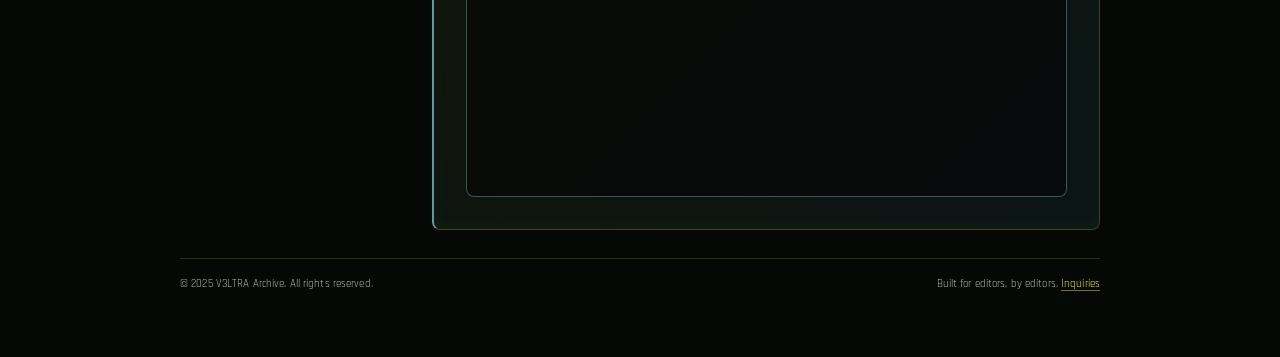
<file: beginners-guide.html>
<!DOCTYPE html>
<html lang="en">
<head>
<meta charset="UTF-8">
<meta name="viewport" content="width=device-width, initial-scale=1.0">
<meta name="theme-color" content="#050604">
<meta name="description" content="V3LTRA.xyz beginner guide for After Effects hardware, version choice, plugins, composition basics, workflow, shortcuts, and starter resources.">
<title>V3LTRA.xyz - Beginner's Guide</title>
<link rel="preload" href="bg.webp" as="image" type="image/webp">
<link href="https://fonts.googleapis.com/css2?family=Rajdhani:wght@300;400;600;700&family=Share+Tech+Mono&display=swap" rel="stylesheet">
<link rel="stylesheet" href="curated.css">
<style>
  .beginner-guide-page {
    width: min(100% - 24px, 1180px);
    max-width: 1180px !important;
  }

  .beginner-guide-page > .nav {
    width: 100%;
    min-height: 54px;
    gap: 10px !important;
    padding: 8px 44px 11px 10px !important;
    margin: 0 0 30px !important;
    border: 1px solid rgba(252, 238, 9, 0.28);
    border-radius: 8px;
    background:
      linear-gradient(90deg, rgba(252, 238, 9, 0.1), rgba(140, 236, 255, 0.08)),
      rgba(4, 8, 8, 0.84);
    box-shadow: inset 0 -1px 0 rgba(140, 236, 255, 0.16), 0 0 20px rgba(252, 238, 9, 0.08);
    mask-image: linear-gradient(90deg, transparent 0, #000 30px, #000 calc(100% - 42px), transparent 100%);
    overflow-x: auto;
    scrollbar-color: rgba(252, 238, 9, 0.62) rgba(4, 8, 8, 0.62);
    scrollbar-width: thin;
  }

  .v3-discord-ready .beginner-guide-page > .nav {
    padding-right: 360px !important;
  }

  .beginner-guide-page > .nav::-webkit-scrollbar {
    height: 8px;
  }

  .beginner-guide-page > .nav::-webkit-scrollbar-track {
    background: rgba(4, 8, 8, 0.62);
  }

  .beginner-guide-page > .nav::-webkit-scrollbar-thumb {
    background: linear-gradient(90deg, rgba(252, 238, 9, 0.7), rgba(140, 236, 255, 0.62));
    border-radius: 999px;
  }

  .beginner-guide-page > .nav a {
    min-height: 38px;
    padding: 10px 14px !important;
    border-color: rgba(252, 238, 9, 0.3) !important;
    border-radius: 5px;
    background: rgba(7, 17, 17, 0.82) !important;
    color: #f3f8ef !important;
    font-size: 11px !important;
    font-weight: 700;
    letter-spacing: 0.08em !important;
  }

  .beginner-guide-page > .nav a:hover,
  .beginner-guide-page > .nav a:focus-visible,
  .beginner-guide-page > .nav a.active {
    border-color: rgba(140, 236, 255, 0.68) !important;
    background: rgba(140, 236, 255, 0.1) !important;
    color: #fcee09 !important;
    box-shadow: inset 0 -2px 0 rgba(252, 238, 9, 0.82) !important;
  }

  .beginner-guide-page .phead {
    width: 100%;
    display: flex;
    flex-wrap: wrap;
    align-items: center;
    gap: 12px 18px;
    margin-bottom: 26px !important;
  }

  .beginner-guide-page .phead h1 {
    margin: 0;
    line-height: 0.95;
  }

  .beginner-guide-page .phead .sub {
    margin: 0;
    align-self: center;
  }

  .guide-hero {
    width: 100%;
    margin-bottom: 18px;
    padding: clamp(20px, 4vw, 34px);
    border: 1px solid rgba(252, 238, 9, 0.32);
    border-left: 3px solid rgba(140, 236, 255, 0.74);
    border-radius: 8px;
    background:
      linear-gradient(135deg, rgba(252, 238, 9, 0.12), rgba(140, 236, 255, 0.09) 58%, rgba(4, 8, 8, 0.72)),
      rgba(4, 8, 8, 0.84);
    box-shadow: 0 0 28px rgba(252, 238, 9, 0.12), inset 0 0 22px rgba(140, 236, 255, 0.06);
  }

  .guide-kicker,
  .guide-eyebrow,
  .rail-label,
  .mini-label,
  .video-label {
    color: #fcee09;
    font: 700 11px "Share Tech Mono", monospace;
    text-transform: uppercase;
  }

  .guide-hero h2 {
    max-width: 820px;
    margin: 10px 0 12px;
    color: #f7fbef;
    font-size: clamp(34px, 5vw, 58px);
    line-height: 0.95;
    text-shadow: 0 0 18px rgba(252, 238, 9, 0.2), 0 0 24px rgba(140, 236, 255, 0.15);
  }

  .guide-hero p {
    max-width: 850px;
    color: #d4e4de;
    font-size: clamp(18px, 2vw, 22px);
    line-height: 1.45;
  }

  .guide-stats {
    display: grid;
    grid-template-columns: repeat(4, minmax(0, 1fr));
    gap: 10px;
    margin-top: 22px;
  }

  .guide-stat {
    min-height: 86px;
    padding: 13px;
    border: 1px solid rgba(252, 238, 9, 0.2);
    border-radius: 6px;
    background: rgba(4, 8, 8, 0.66);
  }

  .guide-stat strong,
  .guide-stat span {
    display: block;
  }

  .guide-stat strong {
    color: #8cecff;
    font: 700 12px "Share Tech Mono", monospace;
    text-transform: uppercase;
  }

  .guide-stat span {
    margin-top: 7px;
    color: #f7fbef;
    font-size: 20px;
    line-height: 1.1;
  }

  .beginner-layout {
    width: 100%;
    display: grid;
    grid-template-columns: 230px minmax(0, 1fr);
    align-items: start;
    gap: 22px;
  }

  .guide-rail {
    position: sticky;
    top: 102px;
    z-index: 9;
    align-self: start;
    max-height: calc(100vh - 124px);
    overflow-y: auto;
    padding: 12px;
    border: 1px solid rgba(252, 238, 9, 0.26);
    border-radius: 8px;
    background:
      linear-gradient(180deg, rgba(252, 238, 9, 0.07), rgba(140, 236, 255, 0.045)),
      rgba(4, 8, 8, 0.9);
    box-shadow: 0 0 20px rgba(252, 238, 9, 0.08), inset 0 0 18px rgba(140, 236, 255, 0.05);
    backdrop-filter: blur(12px);
    scrollbar-width: thin;
  }

  .rail-label {
    display: block;
    margin: 0 0 10px 2px;
    color: rgba(247, 251, 239, 0.58);
  }

  .guide-rail a {
    min-height: 43px;
    display: flex;
    align-items: center;
    padding: 10px 13px;
    border-left: 2px solid transparent;
    color: #c8d7d3;
    text-decoration: none;
    font-size: 16px;
    font-weight: 600;
    transition: color 170ms ease, background 170ms ease, border-color 170ms ease;
  }

  .guide-rail a:hover,
  .guide-rail a:focus-visible,
  .guide-rail a.is-active {
    border-left-color: #fcee09;
    color: #fcee09;
    background: rgba(252, 238, 9, 0.08);
  }

  .guide-content {
    min-width: 0;
    display: grid;
    gap: 18px;
  }

  .guide-section,
  .guide-card,
  .guide-note,
  .video-card,
  .shortcut-table,
  .starter-list {
    border: 1px solid rgba(252, 238, 9, 0.22);
    border-left: 2px solid rgba(140, 236, 255, 0.62);
    border-radius: 8px;
    background:
      linear-gradient(135deg, rgba(252, 238, 9, 0.055), rgba(140, 236, 255, 0.06)),
      rgba(4, 8, 8, 0.82);
    box-shadow: inset 0 0 18px rgba(140, 236, 255, 0.045);
  }

  .guide-section {
    scroll-margin-top: 118px;
    padding: clamp(20px, 4vw, 32px);
  }

  .guide-section:target {
    border-color: rgba(140, 236, 255, 0.58);
    box-shadow: 0 0 26px rgba(252, 238, 9, 0.12), inset 0 0 18px rgba(140, 236, 255, 0.06);
  }

  .guide-section h2 {
    margin: 7px 0 16px;
    color: #f7fbef;
    font-size: clamp(27px, 3.4vw, 44px);
    line-height: 1.02;
  }

  .guide-section h3 {
    margin: 0 0 8px;
    color: #f7fbef;
    font-size: 23px;
    line-height: 1.15;
  }

  .guide-section p,
  .guide-section li {
    color: #c6d4cf;
    font-size: 17px;
    line-height: 1.68;
  }

  .guide-section p + p {
    margin-top: 14px;
  }

  .quick-answer {
    display: grid;
    grid-template-columns: minmax(0, 0.95fr) minmax(260px, 1.05fr);
    gap: 16px;
    margin: 24px 0;
  }

  .guide-card {
    padding: 18px;
  }

  .spec-list,
  .clean-list {
    display: grid;
    gap: 10px;
    margin: 0;
    padding: 0;
    list-style: none;
  }

  .spec-list li,
  .clean-list li {
    position: relative;
    padding-left: 20px;
  }

  .spec-list li::before,
  .clean-list li::before {
    content: "";
    position: absolute;
    left: 0;
    top: 0.72em;
    width: 7px;
    height: 7px;
    border-radius: 50%;
    background: #fcee09;
    box-shadow: 0 0 12px rgba(252, 238, 9, 0.72);
  }

  .hardware-grid {
    display: grid;
    grid-template-columns: repeat(2, minmax(0, 1fr));
    gap: 14px;
    margin-top: 18px;
  }

  .guide-note {
    margin-top: 18px;
    padding: 18px;
    border-left-color: #fcee09;
    background:
      linear-gradient(135deg, rgba(252, 238, 9, 0.11), rgba(140, 236, 255, 0.055)),
      rgba(8, 12, 10, 0.88);
  }

  .video-card {
    margin-top: 22px;
    padding: 18px;
  }

  .video-card h3 {
    margin-top: 5px;
  }

  .guide-video {
    position: relative;
    width: 100%;
    aspect-ratio: 16 / 9;
    margin-top: 14px;
    overflow: hidden;
    border: 1px solid rgba(140, 236, 255, 0.34);
    border-radius: 8px;
    background: rgba(0, 0, 0, 0.46);
  }

  .guide-video iframe {
    position: absolute;
    inset: 0;
    width: 100%;
    height: 100%;
    border: 0;
  }

  .inline-links {
    display: flex;
    flex-wrap: wrap;
    gap: 8px;
    margin-top: 16px;
  }

  .inline-links a {
    min-height: 34px;
    display: inline-flex;
    align-items: center;
    padding: 8px 11px;
    border: 1px solid rgba(140, 236, 255, 0.34);
    border-radius: 5px;
    background: rgba(140, 236, 255, 0.055);
    color: #c8f8ff;
    font: 10px "Share Tech Mono", monospace;
    text-decoration: none;
    text-transform: uppercase;
  }

  .inline-links a:hover,
  .inline-links a:focus-visible {
    border-color: rgba(252, 238, 9, 0.68);
    color: #fcee09;
  }

  .shortcut-table {
    width: 100%;
    margin-top: 14px;
    overflow: hidden;
    border-collapse: collapse;
  }

  .shortcut-table th,
  .shortcut-table td {
    padding: 13px 14px;
    border-bottom: 1px solid rgba(252, 238, 9, 0.12);
    color: #c6d4cf;
    text-align: left;
    vertical-align: top;
  }

  .shortcut-table th {
    color: #fcee09;
    font: 700 10px "Share Tech Mono", monospace;
    text-transform: uppercase;
  }

  .shortcut-table td:first-child {
    color: #f7fbef;
    font-weight: 700;
    white-space: nowrap;
  }

  .starter-list {
    display: grid;
    grid-template-columns: repeat(2, minmax(0, 1fr));
    gap: 0;
    margin-top: 16px;
    overflow: hidden;
  }

  .starter-list div {
    min-height: 110px;
    padding: 16px;
    border-right: 1px solid rgba(252, 238, 9, 0.12);
    border-bottom: 1px solid rgba(252, 238, 9, 0.12);
  }

  .starter-list strong,
  .starter-list span {
    display: block;
  }

  .starter-list strong {
    color: #f7fbef;
    font-size: 19px;
  }

  .starter-list span {
    margin-top: 6px;
    color: #b7c8c9;
    font-size: 15px;
    line-height: 1.45;
  }

  @media (max-width: 920px) {
    .guide-stats,
    .hardware-grid,
    .quick-answer,
    .starter-list {
      grid-template-columns: 1fr;
    }

    .beginner-layout {
      grid-template-columns: 1fr;
    }

    .guide-rail {
      position: sticky;
      top: 78px;
      display: flex;
      gap: 6px;
      max-height: none;
      overflow-x: auto;
      overflow-y: hidden;
      padding: 10px;
      mask-image: linear-gradient(90deg, transparent 0, #000 24px, #000 calc(100% - 32px), transparent 100%);
      scrollbar-width: thin;
    }

    .rail-label {
      display: none;
    }

    .guide-rail a {
      flex: 0 0 auto;
      min-height: 38px;
      border-left: 0;
      border-bottom: 2px solid transparent;
      white-space: nowrap;
    }

    .guide-rail a:hover,
    .guide-rail a:focus-visible,
    .guide-rail a.is-active {
      border-left-color: transparent;
      border-bottom-color: #fcee09;
    }
  }

  @media (max-width: 760px) {
    .v3-discord-ready .beginner-guide-page > .nav {
      padding-right: 126px !important;
    }

    .beginner-guide-page .phead {
      display: block;
    }

    .beginner-guide-page .phead .sub {
      margin-top: 9px;
    }
  }

  @media (max-width: 560px) {
    .beginner-guide-page {
      width: min(100% - 18px, 100%);
    }

    .guide-hero,
    .guide-section {
      padding: 18px;
    }

    .guide-hero h2 {
      font-size: 36px;
    }

    .guide-section p,
    .guide-section li {
      font-size: 16px;
    }

    .shortcut-table td:first-child {
      white-space: normal;
    }
  }
</style>
</head>
<body>
<img id="bg-image" src="bg.webp" alt="" decoding="async" fetchpriority="high">
<div class="scanlines"></div>
<div class="vignette"></div>
<main class="page building-page beginner-guide-page">
  <nav class="nav" aria-label="Main navigation">
    <a href="index.html" aria-label="V3LTRA.xyz home">BACK HOME</a>
    <a class="active" href="beginners-guide.html">START HERE</a>
    <a href="plugins.html">WIN PLUGINS</a>
    <a href="software.html">WIN SOFTWARE</a>
    <a href="plugins-mac.html">MAC PLUGINS</a>
    <a href="software-mac.html">MAC SOFTWARE</a>
    <a href="extensions.html">EXTENSIONS</a>
    <a href="guides.html">GUIDES</a>
  </nav>

  <header class="phead">
    <h1 data-text="Beginner's Guide">Beginner's Guide</h1>
    <div class="sub">start clean before the edit is already on fire</div>
  </header>

  <section class="guide-hero" aria-labelledby="guide-hero-title">
    <div class="guide-kicker">Beginner guide</div>
    <h2 id="guide-hero-title">After Effects setup without the mystery fog.</h2>
    <p>This starter shelf explains the computer you actually want, the After Effects version decision, basic plugin logic, composition habits, workflow fixes, shortcuts, and the first resources worth grabbing.</p>
    <div class="guide-stats" aria-label="Recommended beginner setup summary">
      <div class="guide-stat"><strong>Comfort RAM</strong><span>32GB</span></div>
      <div class="guide-stat"><strong>GPU target</strong><span>8GB VRAM</span></div>
      <div class="guide-stat"><strong>Storage</strong><span>SSD cache</span></div>
      <div class="guide-stat"><strong>Footage</strong><span>1080p first</span></div>
    </div>
  </section>

  <div class="beginner-layout">
    <aside class="guide-rail" aria-label="Beginner guide sections">
      <span class="rail-label">Sections</span>
      <a class="is-active" href="#hardware">Hardware</a>
      <a href="#ae-version">AE Version</a>
      <a href="#plugins">Plugins</a>
      <a href="#composition">Composition</a>
      <a href="#workflow">Workflow</a>
      <a href="#shortcuts">Shortcuts</a>
      <a href="#editing-pack">Editing Pack</a>
      <a href="#watch">Watch</a>
    </aside>

    <div class="guide-content">
      <section class="guide-section" id="hardware">
        <div class="guide-eyebrow">Hardware</div>
        <h2>What kind of computer do you actually need for After Effects?</h2>
        <p>After Effects can technically open on a fairly basic computer, but opening the program and comfortably editing inside it are two completely different things. Your CPU, memory, storage, graphics card, footage, effects, and project size all affect how smoothly it runs.</p>
        <p>A powerful graphics card can help with certain effects, 3D features, and rendering tasks, but it cannot make up for a slow processor, insufficient RAM, or a nearly full storage drive.</p>

        <div class="quick-answer" id="quick-answer">
          <article class="guide-card">
            <div class="mini-label">The quick answer</div>
            <h3>A comfortable starting point</h3>
            <p>For most beginner editors working with 1080p footage, this is the setup that keeps After Effects from feeling like a punishment.</p>
          </article>
          <article class="guide-card">
            <ul class="spec-list">
              <li>A reasonably modern processor with at least six cores.</li>
              <li>32GB of RAM for regular editing and plugin use.</li>
              <li>A graphics card with at least 4GB of VRAM, preferably 8GB.</li>
              <li>An SSD for After Effects, project files, and disk cache.</li>
              <li>Enough free storage that your cache is not constantly filling the drive.</li>
            </ul>
          </article>
        </div>

        <p>You can use After Effects with 16GB of RAM, especially for simple projects, but previews will usually be shorter and larger projects can become frustrating much faster.</p>
        <p>Adobe's baseline specs are useful as a floor, not the comfort zone: 16GB can launch the app, 32GB or more is much better for 4K work, supported GPUs need real VRAM, and a fast internal SSD helps the app and cache breathe.</p>

        <div class="hardware-grid">
          <article class="guide-card">
            <h3>Processor</h3>
            <p>Your processor does more than most beginners realize. It helps calculate effects, build frames, process expressions, manage previews, and render compositions.</p>
            <p>A newer processor with strong individual cores will usually feel better while actively working. Additional cores can help After Effects process several frames through Multi-Frame Rendering.</p>
            <p>Good to know: low GPU usage does not automatically mean something is wrong. Many After Effects tasks lean more heavily on the CPU and RAM.</p>
          </article>

          <article class="guide-card">
            <h3>Memory</h3>
            <p>RAM controls how much After Effects can keep ready. The app stores rendered preview frames in memory, so more RAM usually means longer previews before older frames get removed.</p>
            <p>16GB can handle basic projects if you keep the project simple. 32GB is a much more comfortable starting point for regular editing, plugins, 1080p compositions, and some 4K work.</p>
            <p>64GB or more becomes useful for large compositions, heavy plugins, long previews, 3D work, and editors who keep several Adobe apps open at once.</p>
          </article>

          <article class="guide-card">
            <h3>Graphics card</h3>
            <p>The GPU matters, but it is not the entire computer. After Effects uses the graphics card for supported effects, color processing, some previews, Advanced 3D features, and other accelerated tasks.</p>
            <ul class="clean-list">
              <li>GPU-accelerated effects.</li>
              <li>Advanced 3D and Element 3D style plugins.</li>
              <li>High-resolution footage and displays.</li>
              <li>AI-assisted tools and heavier preview work.</li>
            </ul>
            <p>For ordinary motion graphics and short social edits, a balanced computer is more useful than spending the entire budget on the GPU.</p>
          </article>

          <article class="guide-card">
            <h3>Storage and cache</h3>
            <p>After Effects creates temporary cache files so it does not have to recalculate every frame repeatedly. These files can take up a surprising amount of space.</p>
            <p>Keep After Effects and its disk cache on an SSD whenever possible. An NVMe SSD is ideal, but a normal SATA SSD is still much better than an older mechanical hard drive.</p>
            <p>A clean setup can use one drive for your system and apps, one for footage and project files, and a separate fast drive for disk cache. Beginners do not need three drives immediately, but avoid putting everything on a nearly full system drive.</p>
          </article>
        </div>

        <div class="guide-note">
          <div class="mini-label">V3LTRA note</div>
          <p>Do not shop for an "After Effects computer" by looking at one specification. CPU performance, RAM, GPU memory, storage speed, project resolution, footage format, and plugins all work together.</p>
        </div>
      </section>

      <section class="guide-section" id="ae-version">
        <div class="guide-eyebrow">Version choice</div>
        <h2>Which After Effects version should you use?</h2>
        <p>The best After Effects version is usually the newest stable release that runs well on your computer and supports the plugins, scripts, and extensions you need.</p>
        <p>Newer versions can include performance improvements, bug fixes, updated format support, and new features. However, updating immediately is not always the best decision. A version that works reliably with your current setup can be more useful than the newest release available.</p>

        <div class="quick-answer">
          <article class="guide-card">
            <div class="mini-label">The quick answer</div>
            <h3>Choose stability over popularity</h3>
            <p>Start with the newest stable version your system can comfortably handle. Avoid choosing a version just because it is popular on TikTok, used in a tutorial, or recommended without any explanation.</p>
          </article>
          <article class="guide-card">
            <ul class="spec-list">
              <li>The newest release runs poorly on your computer.</li>
              <li>An important plugin does not support it yet.</li>
              <li>You experience frequent crashes or rendering problems.</li>
              <li>You need to work with someone using an older version.</li>
              <li>A project or template was created for a specific release.</li>
            </ul>
          </article>
        </div>

        <p>You usually do not need to move back several years. Going back one or two major versions is often enough to avoid compatibility or performance issues without losing too many newer features.</p>

        <div class="hardware-grid">
          <article class="guide-card">
            <h3>Plugin compatibility</h3>
            <p>Plugin compatibility is one of the biggest reasons editors stay on older versions of After Effects.</p>
            <p>When Adobe releases a major update, plugin developers may need time to update their software. Until then, a plugin might fail to appear in the Effects menu, display an error while After Effects launches, crash when applied, work incorrectly during previews or exports, or open as a missing effect in older projects.</p>
            <p>Scripts and extensions can have similar problems, especially when they depend on older Adobe systems that are no longer supported.</p>
            <p>Some older plugins are eventually abandoned completely. In that situation, you may need to remain on an older After Effects version or replace the plugin with a newer alternative.</p>
          </article>

          <article class="guide-card">
            <h3>Project compatibility</h3>
            <p>After Effects can normally open projects created in the same version or an older version. The opposite direction is more limited.</p>
            <p>Once a project has been saved in a newer major version, an older release may no longer be able to open it. After Effects sometimes provides an option to save a copy for the previous version, but newer effects and features may not transfer correctly.</p>
            <p>Always duplicate important project files before opening them in another version. This gives you an untouched copy in case the project is converted or something does not carry over properly.</p>
          </article>

          <article class="guide-card">
            <h3>System performance</h3>
            <p>Newer does not always mean faster. New releases are generally designed for newer operating systems, processors, graphics cards, and drivers.</p>
            <p>An older computer may technically be able to install the newest version while still struggling to run it smoothly.</p>
            <ul class="clean-list">
              <li>Slower previews than before.</li>
              <li>Longer startup times.</li>
              <li>Frequent freezing or crashing.</li>
              <li>High memory usage during simple projects.</li>
              <li>Plugins taking longer to load.</li>
              <li>Worse performance compared with your previous version.</li>
            </ul>
          </article>

          <article class="guide-card">
            <h3>Updating safely</h3>
            <p>Do not update during an important project unless you are trying to fix a specific issue. Updating can change plugin compatibility, project files, preferences, cache behavior, and rendering results.</p>
            <p>Keep your current version installed while testing the new one. Open a copied project, test your main plugins and scripts, preview several compositions, and complete a short export before fully switching.</p>
            <p>Keep backups of your presets, workspaces, scripts, and project files. Do not assume everything will automatically transfer into the new installation.</p>
          </article>
        </div>

        <div class="guide-note">
          <div class="mini-label">V3LTRA note</div>
          <p>Use the newest stable version that works properly with your computer and the tools your projects depend on.</p>
          <p>There is no single version that is best for every editor. A slightly older release that runs smoothly and supports all of your plugins is better than a newer version that constantly creates compatibility problems.</p>
        </div>
      </section>

      <section class="guide-section" id="plugins">
        <div class="guide-eyebrow">Plugins</div>
        <h2>What are plugins, and which ones are common?</h2>
        <p>Plugins are add-ons that expand what After Effects can do. Some add new visual effects, some add color tools, some make 3D work possible, and some are just workflow panels that save time.</p>
        <p>Beginners usually run into a few big categories first: effect suites, retiming tools, 3D plugins, color tools, transitions, preset packs, and workflow panels. Common archive names include Boris FX / Sapphire, Maxon / Red Giant, Video Copilot, RE:Vision FX, Motion Bro, and FX Console.</p>
        <p>Do not install everything at once. Add one tool, test it, learn what it does, then move on. A messy plugin folder can make troubleshooting much harder later.</p>
        <div class="inline-links" aria-label="Plugin archive links">
          <a href="plugins.html">Windows plugins</a>
          <a href="plugins-mac.html">Mac plugins</a>
          <a href="extensions.html">Extensions &amp; scripts</a>
        </div>
      </section>

      <section class="guide-section" id="composition">
        <div class="guide-eyebrow">Composition</div>
        <h2>Composition settings are the project map.</h2>
        <p>A composition is the timeline space where your edit, animation, effects, and layers live. Before adding a stack of plugins, check the basics: resolution, frame rate, duration, and background color.</p>
        <p>For beginners, 1920x1080 is the easiest starting point. It is lighter than 4K, matches most tutorial workflows, and lets you learn effects without every preview becoming painfully slow.</p>
        <p>Keep your frame rate consistent with the footage or platform you are building for. Mixing random frame rates can create odd motion, timing issues, and preview confusion.</p>
        <div class="guide-note">
          <p>Good habit: name your comps clearly. "final_final_v7" feels funny until you have six precomps and no idea which one actually renders.</p>
        </div>
      </section>

      <section class="guide-section" id="workflow">
        <div class="guide-eyebrow">Workflow</div>
        <h2>Make After Effects easier before blaming the computer.</h2>
        <p>A faster workflow is not only about hardware. Preview resolution, cache location, footage format, plugin stacks, precomps, and how many apps are open can all change how After Effects feels.</p>
        <ul class="clean-list">
          <li>Use half or quarter preview resolution while building heavy scenes.</li>
          <li>Clear cache when previews behave strangely or storage gets tight.</li>
          <li>Precompose sections when a timeline gets too crowded.</li>
          <li>Close apps you are not using when working with 16GB or 32GB RAM.</li>
          <li>Keep project files, footage, and exports organized before the folder turns into soup.</li>
        </ul>
        <div class="video-card" id="watch">
          <div class="video-label">Workflow tutorial</div>
          <h3>Watch: make After Effects run faster</h3>
          <p>This video fits the performance side of the beginner guide: GPU acceleration, Multi-Frame Rendering, external SSDs, preview resolution, and avoiding lag.</p>
          <div class="guide-video">
            <iframe src="https://www.youtube-nocookie.com/embed/_YYzftHRB54" title="How to make After Effects run faster" loading="lazy" allow="accelerometer; autoplay; clipboard-write; encrypted-media; gyroscope; picture-in-picture; web-share" allowfullscreen></iframe>
          </div>
        </div>
      </section>

      <section class="guide-section" id="shortcuts">
        <div class="guide-eyebrow">Shortcuts</div>
        <h2>Shortcuts worth learning first.</h2>
        <p>You do not need to memorize the entire keyboard. Start with the keys that reveal layer properties, control the work area, and help you preview faster.</p>
        <table class="shortcut-table" aria-label="After Effects beginner shortcuts">
          <thead><tr><th>Shortcut</th><th>Use it for</th></tr></thead>
          <tbody>
            <tr><td>P / S / R / T</td><td>Reveal Position, Scale, Rotation, and Opacity for the selected layer.</td></tr>
            <tr><td>U</td><td>Show animated properties and keyframes on selected layers.</td></tr>
            <tr><td>B / N</td><td>Set the beginning and end of the work area.</td></tr>
            <tr><td>Space</td><td>Preview playback in many current After Effects setups.</td></tr>
            <tr><td>Ctrl or Cmd + K</td><td>Open composition settings.</td></tr>
          </tbody>
        </table>
      </section>

      <section class="guide-section" id="editing-pack">
        <div class="guide-eyebrow">Editing starter pack</div>
        <h2>The first shelf to build.</h2>
        <p>A good starter setup is not a thousand files. It is a small, clean kit you understand well enough to use under pressure.</p>
        <div class="starter-list">
          <div><strong>After Effects</strong><span>Install a version your hardware and plugins can run reliably.</span></div>
          <div><strong>Project folder</strong><span>Keep footage, project files, exports, fonts, and audio separated.</span></div>
          <div><strong>Cache space</strong><span>Give After Effects a fast SSD location with room to breathe.</span></div>
          <div><strong>Core plugins</strong><span>Add common tools slowly: Sapphire, Red Giant, Video Copilot, RE:Vision, and workflow panels.</span></div>
          <div><strong>Audio and assets</strong><span>Build a small folder for SFX, risers, impacts, LUTs, overlays, and fonts.</span></div>
          <div><strong>Help channel</strong><span>Use the V3LTRA Discord when links, versions, installs, or plugins get weird.</span></div>
        </div>
        <div class="inline-links" aria-label="Starter pack links">
          <a href="free-assets.html">Free assets</a>
          <a href="tutorials.html">Tutorials</a>
          <a href="https://discord.gg/ERYCXddTR" target="_blank" rel="noopener noreferrer">Discord help</a>
        </div>
      </section>

      <section class="guide-section">
        <div class="guide-eyebrow">Specs tutorial</div>
        <h2>Watch the full computer-spec explanation.</h2>
        <p>This is the best fit for the hardware section: RAM, processors, GPUs, storage, Windows versus Mac, and laptops versus desktops for After Effects.</p>
        <div class="guide-video">
          <iframe src="https://www.youtube-nocookie.com/embed/xU9tHrJH6KM" title="After Effects computer specifications explained" loading="lazy" allow="accelerometer; autoplay; clipboard-write; encrypted-media; gyroscope; picture-in-picture; web-share" allowfullscreen></iframe>
        </div>
      </section>
    </div>
  </div>

  <footer class="footer"><div>&copy; 2025 V3LTRA Archive. All rights reserved.</div><div>Built for editors, by editors. <a href="mailto:vltralegal@gmail.com">Inquiries</a></div></footer>
</main>
<script src="v3ltra.js" defer></script>
</body>
</html>
</file>
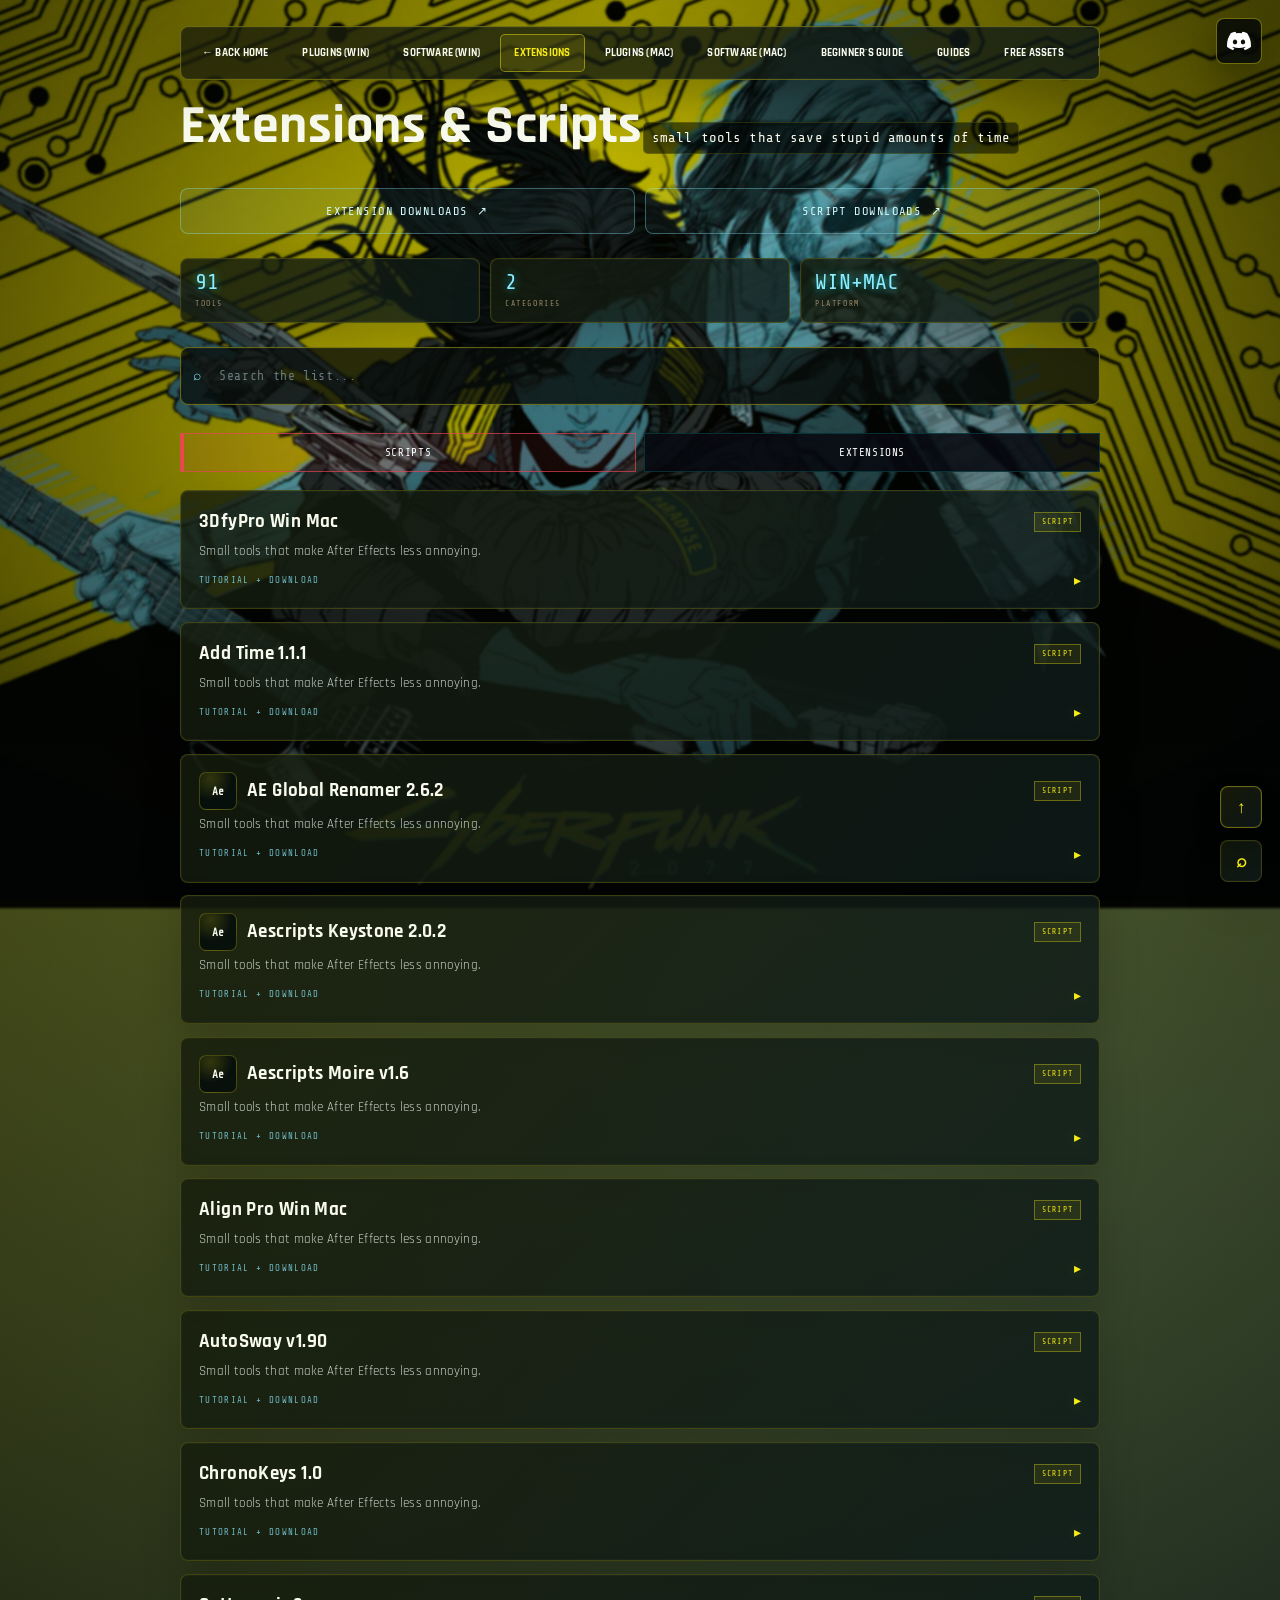
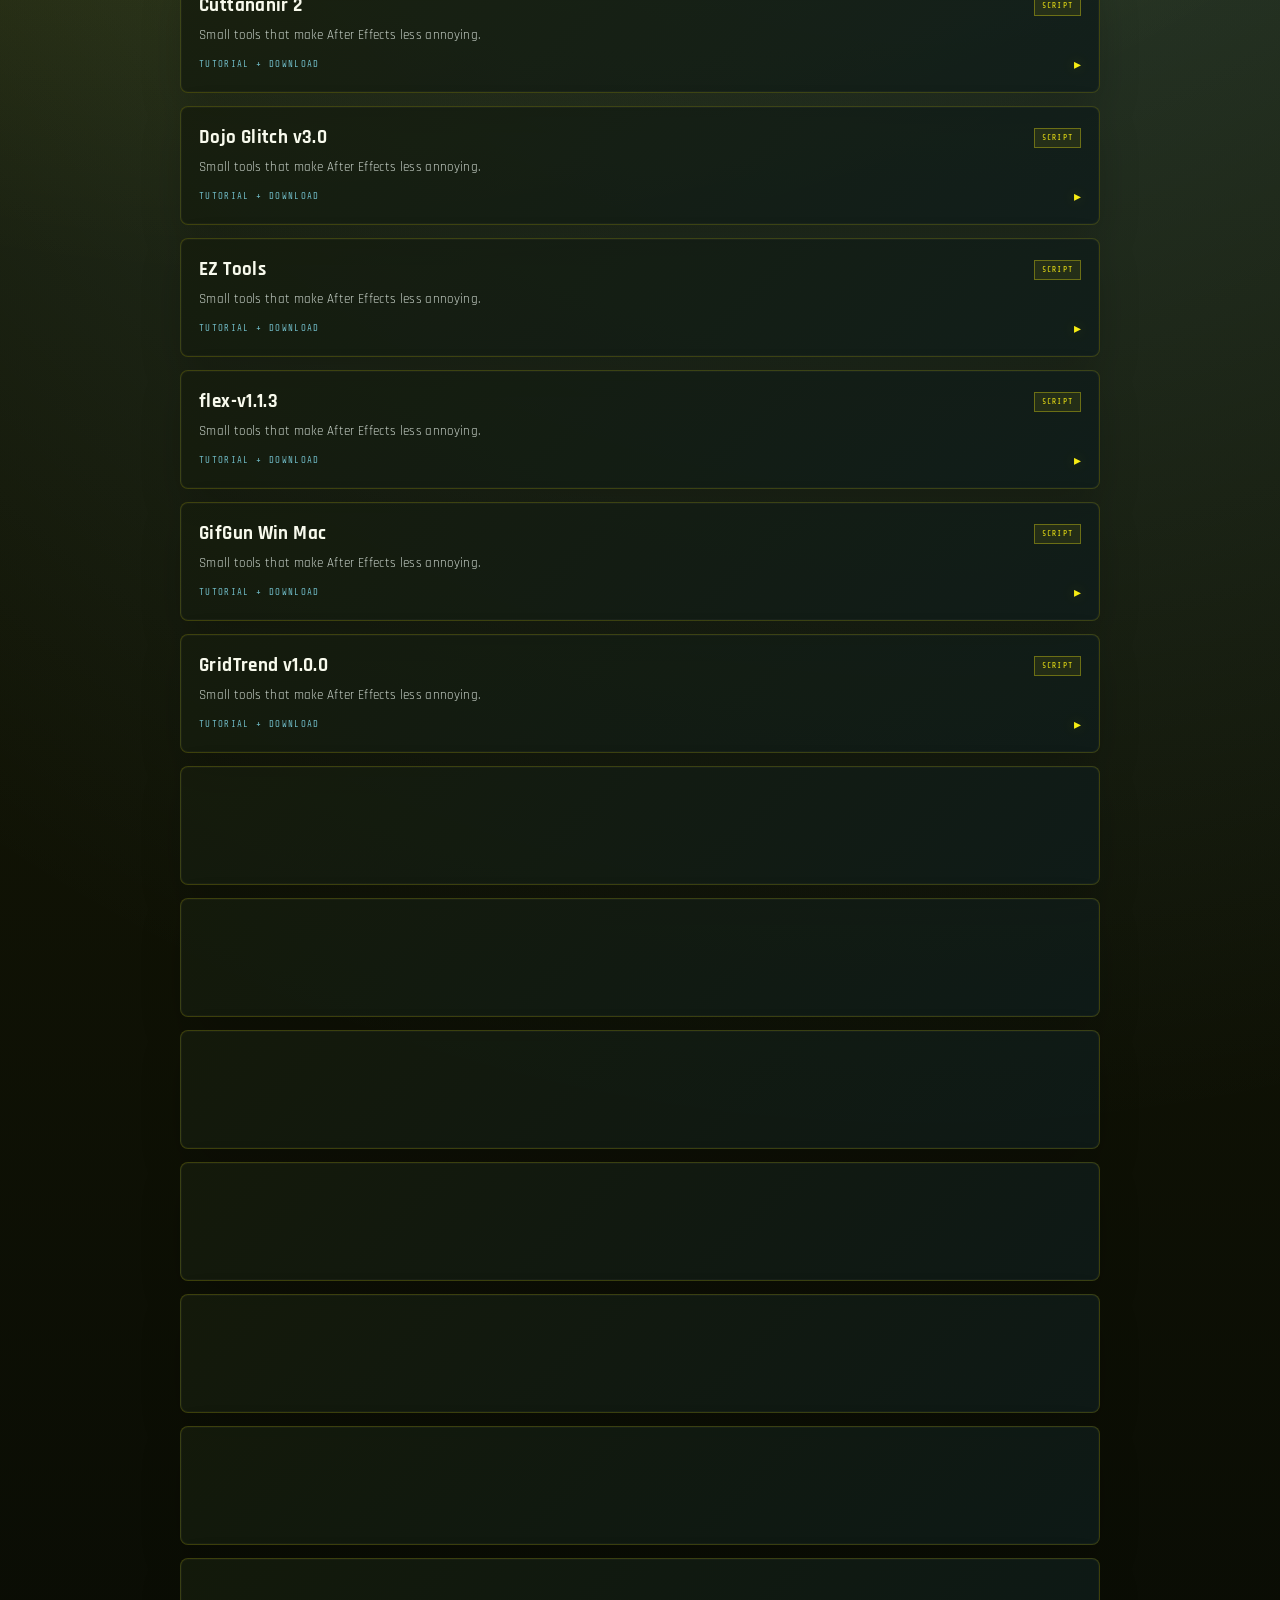
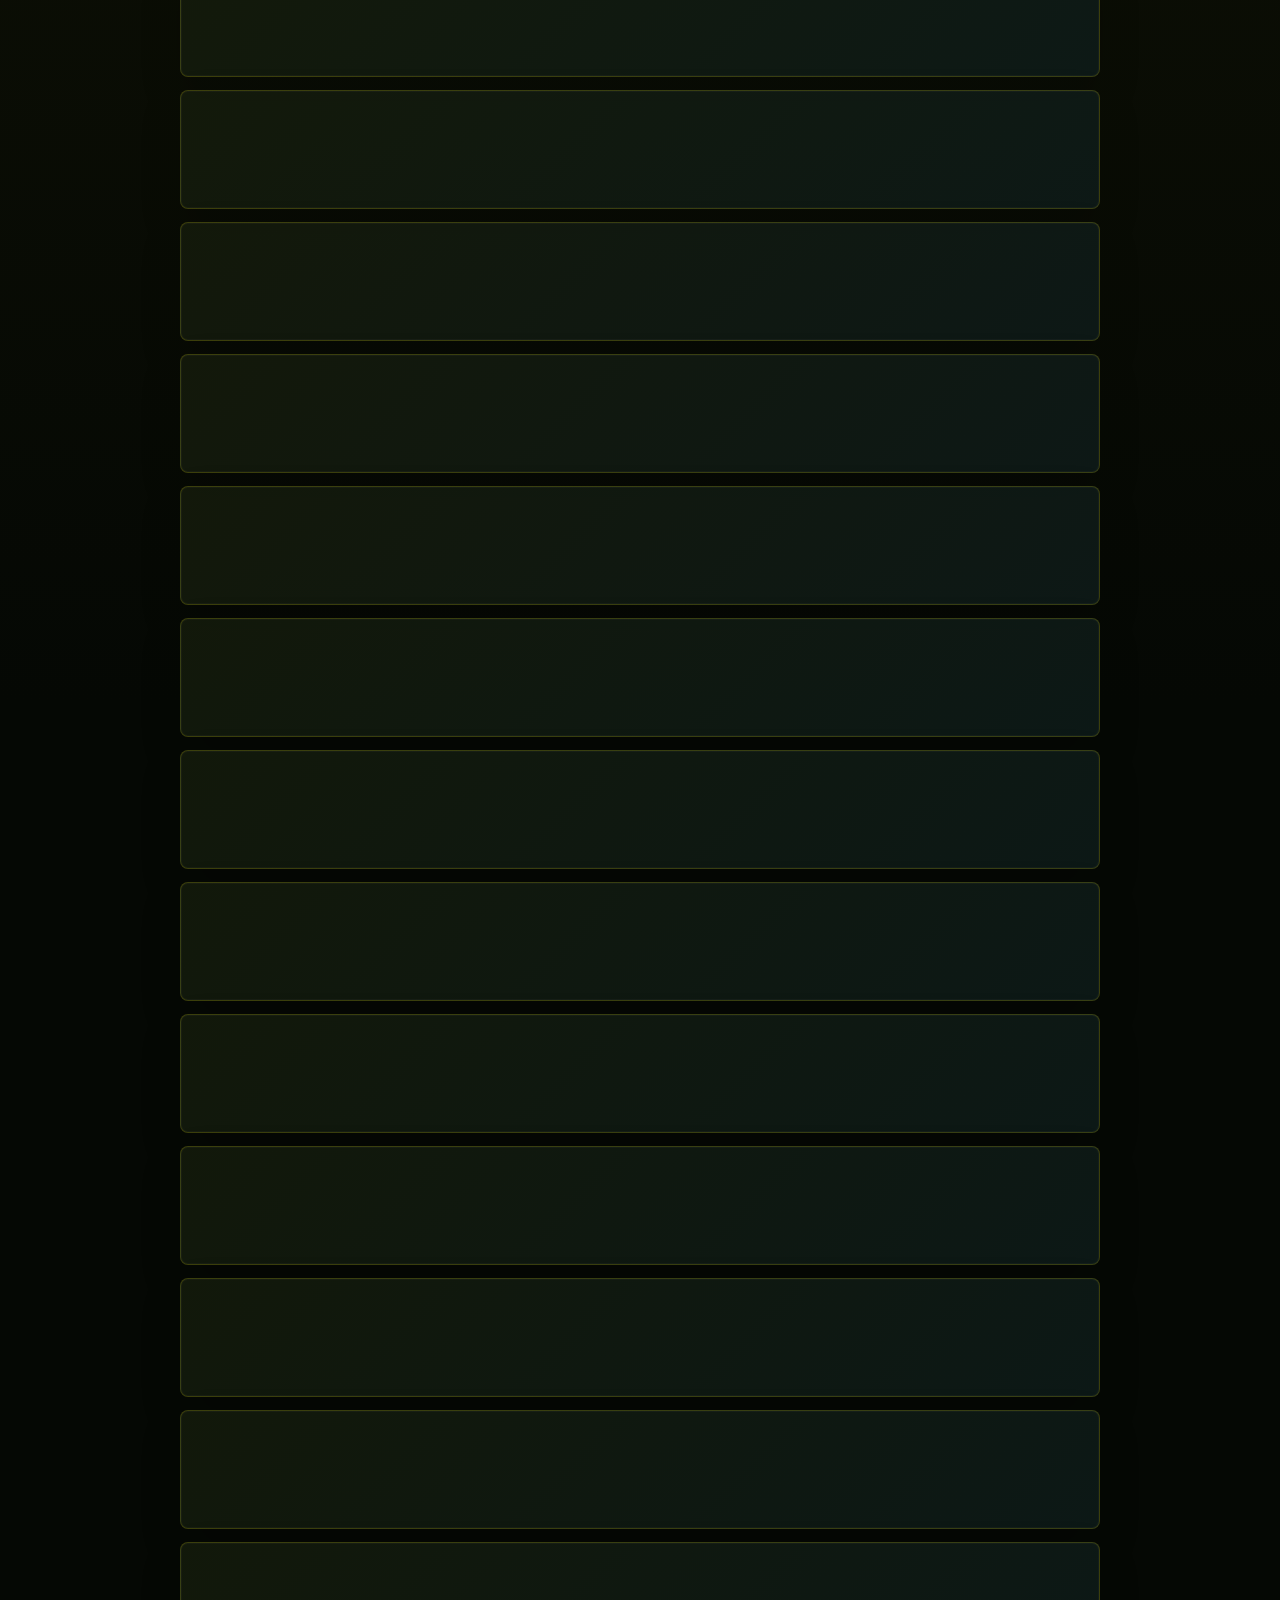
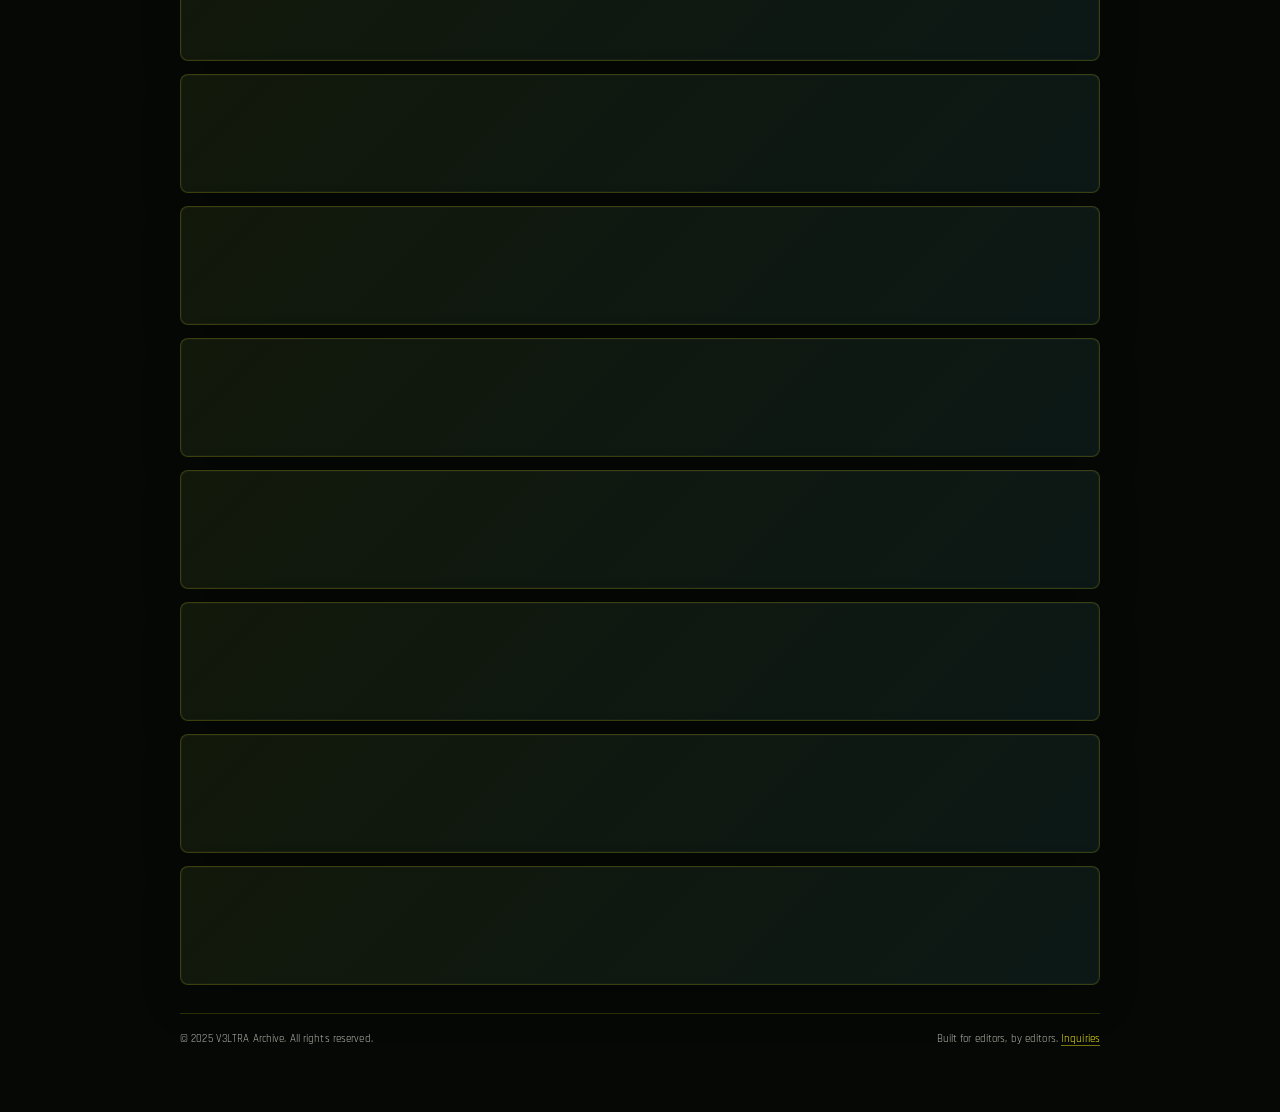
<file: extensions.html>
<!DOCTYPE html>
<html lang="en">
<head>
<meta charset="UTF-8">
<meta name="viewport" content="width=device-width, initial-scale=1.0">
<meta name="theme-color" content="#05030a">
<meta name="description" content="V3LTRA.xyz — plugins, scripts, presets, and creative apps for After Effects editors on Windows and Mac.">
<title>V3LTRA.xyz — Scripts &amp; Extensions</title>
<link rel="preload" href="bg.webp" as="image" type="image/webp">
<link href="https://fonts.googleapis.com/css2?family=Rajdhani:wght@300;400;600;700&family=Share+Tech+Mono&display=swap" rel="stylesheet">
<style>
  *,*::before,*::after{box-sizing:border-box;margin:0;padding:0}
  :root{--amber:#d4922e;--gold:#fff0a0;--cyan:#00f5ff;--magenta:#ff2d95;--card-bg:rgba(6,4,12,.8)}
  html,body{min-height:100%;background:#05030a;font-family:'Rajdhani',sans-serif;color:var(--gold);overflow-x:hidden}
  #bg-image{position:fixed;inset:0;width:100%;height:100%;object-fit:cover;z-index:0}
  #glow-canvas{position:fixed;inset:0;width:100%;height:100%;z-index:1;mix-blend-mode:screen;pointer-events:none}
  #particle-canvas{position:fixed;inset:0;width:100%;height:100%;z-index:2;pointer-events:none}
  #markers-canvas{position:fixed;inset:0;pointer-events:none;z-index:3;opacity:.45}
  .scanlines{position:fixed;inset:0;background:repeating-linear-gradient(0deg,transparent,transparent 3px,rgba(0,0,0,.07) 3px,rgba(0,0,0,.07) 4px);pointer-events:none;z-index:4}
  .vignette{position:fixed;inset:0;background:radial-gradient(ellipse at center,transparent 35%,rgba(0,0,0,.78) 100%);pointer-events:none;z-index:5}
  .glitch-strip{position:fixed;left:0;right:0;height:2px;background:var(--cyan);opacity:0;pointer-events:none;z-index:6;animation:strip-flash 9s infinite}
  @keyframes strip-flash{0%,88%,100%{opacity:0}89%{opacity:.7;top:28%}90%{opacity:0}92%{opacity:.4;top:63%}93%{opacity:0}}
  .page{position:relative;z-index:10;max-width:620px;margin:0 auto;padding:40px 20px 90px}
  .nav{display:flex;align-items:center;gap:8px;margin-bottom:30px;flex-wrap:wrap}
  .nav a{font-family:'Share Tech Mono',monospace;font-size:11px;letter-spacing:.15em;text-transform:uppercase;color:#fff;text-decoration:none;padding:8px 14px;border:1px solid rgba(0,245,255,.25);background:rgba(0,0,0,.5);transition:all .2s;text-shadow:0 0 8px rgba(0,245,255,.4)}
  .nav a:hover{border-color:var(--cyan);background:rgba(0,245,255,.08)}
  .nav a.active{border-color:var(--cyan);color:var(--cyan);background:rgba(0,245,255,.06)}
  .nav a:first-child{border-color:rgba(255,45,149,.45);color:#fff;background:linear-gradient(135deg,rgba(255,45,149,.12),rgba(0,245,255,.08));text-shadow:0 0 10px rgba(0,245,255,.55)}
  .nav a:first-child:hover{border-color:var(--magenta);box-shadow:0 0 16px rgba(255,45,149,.18)}
  .phead{margin-bottom:26px}
  .phead h1{font-size:clamp(28px,7vw,40px);font-weight:700;letter-spacing:.08em;text-transform:uppercase;color:#fff;text-shadow:0 0 22px rgba(0,245,255,.6),0 0 44px rgba(255,45,149,.35),0 2px 0 #000;position:relative;display:inline-block}
  .phead h1::before,.phead h1::after{content:attr(data-text);position:absolute;top:0;left:0;width:100%;overflow:hidden;clip-path:inset(100% 0 0 0)}
  .phead h1::before{color:var(--cyan);animation:glitch-a 6s infinite steps(1);mix-blend-mode:screen}
  .phead h1::after{color:var(--magenta);animation:glitch-b 6s infinite steps(1);mix-blend-mode:screen}
  @keyframes glitch-a{0%,86%,100%{clip-path:inset(100% 0 0 0);transform:translate(0)}87%{clip-path:inset(8% 0 62% 0);transform:translate(-3px,1px)}89%{clip-path:inset(38% 0 32% 0);transform:translate(3px,-1px)}91%{clip-path:inset(100% 0 0 0)}}
  @keyframes glitch-b{0%,88%,100%{clip-path:inset(100% 0 0 0);transform:translate(0)}89%{clip-path:inset(53% 0 22% 0);transform:translate(4px,0)}92%{clip-path:inset(18% 0 68% 0);transform:translate(-4px,2px)}94%{clip-path:inset(100% 0 0 0)}}
  .phead .sub{font-family:'Share Tech Mono',monospace;font-size:11px;color:#fff;letter-spacing:.14em;margin-top:10px;background:rgba(0,0,0,.5);display:inline-block;padding:3px 8px;text-shadow:0 0 10px rgba(0,245,255,.6)}
  .folder-cta{display:flex;align-items:center;justify-content:center;gap:10px;margin:0 0 24px;padding:14px;text-decoration:none;border:1px solid var(--magenta);background:rgba(255,45,149,.08);color:#fff;font-family:'Share Tech Mono',monospace;font-size:12px;letter-spacing:.18em;text-transform:uppercase;transition:all .2s;position:relative;overflow:hidden;text-shadow:0 0 8px rgba(255,45,149,.7)}
  .folder-cta::before{content:'';position:absolute;top:0;left:-100%;width:100%;height:100%;background:linear-gradient(90deg,transparent,rgba(255,45,149,.3),transparent);transition:left .45s}
  .folder-cta:hover::before{left:100%}
  .folder-cta:hover{background:rgba(255,45,149,.16);box-shadow:0 0 18px rgba(255,45,149,.3)}
  .folder-ctas{display:grid;grid-template-columns:1fr 1fr;gap:10px;margin:0 0 24px}
  .folder-ctas .folder-cta{margin:0}
  @media(max-width:520px){.folder-ctas{grid-template-columns:1fr}}
  .stats{display:flex;gap:10px;margin-bottom:22px;flex-wrap:wrap}
  .stat{flex:1;min-width:90px;border:1px solid rgba(0,245,255,.2);background:rgba(0,0,0,.45);padding:10px 12px}
  .stat .num{font-family:'Share Tech Mono',monospace;font-size:22px;color:var(--cyan);text-shadow:0 0 10px rgba(0,245,255,.6);line-height:1}
  .stat .lbl{font-family:'Share Tech Mono',monospace;font-size:8px;letter-spacing:.2em;color:#9a8a6a;text-transform:uppercase;margin-top:5px}
  .search-wrap{position:relative;margin-bottom:24px}
  .search-wrap input{width:100%;background:rgba(0,0,0,.55);border:1px solid rgba(0,245,255,.3);color:#fff;font-family:'Share Tech Mono',monospace;font-size:13px;letter-spacing:.05em;padding:12px 14px 12px 38px;outline:none}
  .search-wrap input::placeholder{color:#6a7a7a}
  .search-wrap input:focus{border-color:var(--cyan);box-shadow:0 0 12px rgba(0,245,255,.2)}
  .s-icon{position:absolute;left:13px;top:50%;transform:translateY(-50%);color:var(--cyan);font-size:14px}
  .vendors{display:flex;flex-direction:column;gap:10px}
  .vendor{border:1px solid rgba(0,245,255,.22);background:var(--card-bg);backdrop-filter:blur(4px);overflow:hidden;transition:border-color .2s;content-visibility:auto;contain-intrinsic-size:auto 82px}
  .vendor:hover,.vendor[open]{border-color:var(--cyan)}
  .vendor-head{list-style:none;cursor:pointer;padding:15px 17px;position:relative;color:inherit;display:block}
  .vendor-head::-webkit-details-marker{display:none}
  .vendor-corner-bl{position:absolute;bottom:5px;left:5px;width:12px;height:12px;border-bottom:1px solid var(--cyan);border-left:1px solid var(--cyan);opacity:0;transition:opacity .2s}
  .vendor:hover .vendor-corner-bl,.vendor[open] .vendor-corner-bl{opacity:.6}
  .vendor-title-row{display:flex;align-items:center;gap:10px}
  .vendor-name{font-size:19px;font-weight:700;letter-spacing:.08em;text-transform:uppercase;color:#fff;text-shadow:0 0 10px rgba(0,245,255,.4),0 1px 2px #000;flex:1}
  .vendor-tag{font-family:'Share Tech Mono',monospace;font-size:8px;letter-spacing:.15em;color:var(--magenta);border:1px solid rgba(255,45,149,.4);padding:2px 6px;text-shadow:0 0 6px rgba(255,45,149,.5)}
  .vendor-desc{font-size:13px;color:#c8b890;margin-top:5px;letter-spacing:.02em}
  .vendor-meta{display:flex;align-items:center;justify-content:space-between;margin-top:9px}
  .vendor-count{font-family:'Share Tech Mono',monospace;font-size:9px;letter-spacing:.15em;color:var(--cyan);opacity:.75}
  .vendor-chevron{font-family:'Share Tech Mono',monospace;color:var(--cyan);font-size:14px;transition:transform .25s}
  .vendor[open] .vendor-chevron{transform:rotate(90deg)}
  .item-list{list-style:none;padding:4px 17px 10px;margin:0;border-top:1px solid rgba(0,245,255,.12)}
  .item-list li{font-family:'Share Tech Mono',monospace;font-size:12px;color:#e8d8b8;padding:7px 0 7px 18px;position:relative;letter-spacing:.02em;border-bottom:1px solid rgba(255,255,255,.04)}
  .item-list li::before{content:'▪';position:absolute;left:0;color:var(--cyan);opacity:.7}
  .item-list li:last-child{border-bottom:none}

  .type-tabs{display:grid;grid-template-columns:1fr 1fr;gap:10px;margin-bottom:18px}
  .type-tab{border:1px solid rgba(0,245,255,.28);background:rgba(0,0,0,.48);color:#fff;font-family:'Share Tech Mono',monospace;font-size:11px;letter-spacing:.18em;text-transform:uppercase;padding:12px;cursor:pointer;transition:all .2s;text-shadow:0 0 8px rgba(0,245,255,.45)}
  .type-tab:hover,.type-tab.active{border-color:var(--cyan);background:rgba(0,245,255,.1);box-shadow:0 0 14px rgba(0,245,255,.18)}
  .tool-card{border:1px solid rgba(0,245,255,.22);background:var(--card-bg);backdrop-filter:blur(4px);overflow:hidden;transition:border-color .2s;content-visibility:auto;contain-intrinsic-size:auto 140px}
  .tool-card:hover,.tool-card[open]{border-color:var(--cyan)}
  .type-badge{font-family:'Share Tech Mono',monospace;font-size:8px;letter-spacing:.15em;padding:3px 7px;text-transform:uppercase;border:1px solid rgba(0,245,255,.45);color:var(--cyan);background:rgba(0,245,255,.08);text-shadow:0 0 7px rgba(0,245,255,.55)}
  .type-badge.extension{border-color:rgba(255,45,149,.55);color:#ff9ed1;background:rgba(255,45,149,.09);text-shadow:0 0 7px rgba(255,45,149,.65)}
  .tool-actions{display:grid;grid-template-columns:1fr 1fr;gap:10px;padding:0 17px 17px;border-top:1px solid rgba(0,245,255,.12)}
  .tool-link{display:flex;align-items:center;justify-content:center;gap:8px;margin-top:14px;padding:11px 12px;text-decoration:none;border:1px solid rgba(0,245,255,.42);background:rgba(0,245,255,.06);color:var(--cyan);font-family:'Share Tech Mono',monospace;font-size:10px;letter-spacing:.14em;text-transform:uppercase;transition:all .2s;position:relative;overflow:hidden}
  .tool-link::before{content:'';position:absolute;top:0;left:-100%;width:100%;height:100%;background:linear-gradient(90deg,transparent,rgba(0,245,255,.24),transparent);transition:left .4s}
  .tool-link:hover::before{left:100%}
  .tool-link:hover{border-color:var(--cyan);background:rgba(0,245,255,.13);box-shadow:0 0 14px rgba(0,245,255,.24)}
  .tool-link.yt{border-color:rgba(255,45,149,.55);color:#fff;background:rgba(255,45,149,.07)}
  .tool-link.yt::before{background:linear-gradient(90deg,transparent,rgba(255,45,149,.22),transparent)}
  .tool-link.yt:hover{border-color:var(--magenta);background:rgba(255,45,149,.14);box-shadow:0 0 14px rgba(255,45,149,.24)}
  @media(max-width:520px){.tool-actions{grid-template-columns:1fr}.type-tabs{grid-template-columns:1fr}}
  .no-results{text-align:center;padding:40px 20px;font-family:'Share Tech Mono',monospace;font-size:12px;color:#6a7a7a;letter-spacing:.1em;display:none}
  .footer{font-family:'Share Tech Mono',monospace;font-size:9px;color:rgba(0,245,255,.4);letter-spacing:.2em;text-align:center;line-height:2;margin-top:40px}
  @media(prefers-reduced-motion:reduce){*,*::before,*::after{animation:none!important;transition:none!important}#glow-canvas,#particle-canvas,#markers-canvas{display:none!important}}
</style>
<link rel="stylesheet" href="curated.css">
</head>
<body>
<img id="bg-image" src="bg.webp" alt="" decoding="async" fetchpriority="high">
<canvas id="glow-canvas"></canvas><canvas id="particle-canvas"></canvas><canvas id="markers-canvas"></canvas>
<div class="scanlines"></div><div class="vignette"></div><div class="glitch-strip"></div>
<main class="page">
  <nav class="nav" aria-label="Main navigation">
    <a href="index.html" aria-label="V3LTRA.xyz home">← BACK HOME</a><a href="plugins.html">PLUGINS (WIN)</a><a href="software.html">SOFTWARE (WIN)</a><a class="active" href="extensions.html">EXTENSIONS</a><a href="plugins-mac.html">PLUGINS (MAC)</a><a href="software-mac.html">SOFTWARE (MAC)</a>
  </nav>
  <header class="phead"><h1 data-text="Extensions & Scripts">Extensions &amp; Scripts</h1><div class="sub">small tools that save stupid amounts of time</div></header>
  <div class="folder-ctas">
    <a class="folder-cta" href="https://mega.nz/folder/0ZFCARZC#-zHMEG9RXBfS6lzal5Ct1g" rel="noopener" target="_blank"><span>EXTENSION DOWNLOADS</span><span>↗</span></a>
    <a class="folder-cta" href="https://mega.nz/folder/ZYUUCZ7B#kmnXwNoqOwGcF5_bdhItFw" rel="noopener" target="_blank"><span>SCRIPT DOWNLOADS</span><span>↗</span></a>
  </div>
  <div class="stats"><div class="stat"><div class="num">91</div><div class="lbl">Tools</div></div><div class="stat"><div class="num">2</div><div class="lbl">Categories</div></div><div class="stat"><div class="num">WIN+MAC</div><div class="lbl">Platform</div></div></div>
  <div class="search-wrap"><span class="s-icon">⌕</span><input id="search" type="search" autocomplete="off" placeholder="Search the list..." aria-label="Search scripts and extensions"></div>
  <div class="type-tabs" role="tablist" aria-label="Filter scripts and extensions">
    <button class="type-tab active" type="button" data-filter="script">Scripts</button>
    <button class="type-tab" type="button" data-filter="extension">Extensions</button>
  </div>
  <div class="vendors" id="vendors"></div>
  <div class="no-results" id="noResults">Nothing matched. Try a shorter search.</div>
  <footer class="footer"><div>&copy; 2025 V3LTRA Archive. All rights reserved.</div><div>Built for editors, by editors. <a href="mailto:vltralegal@gmail.com">Inquiries</a></div></footer>
</main>
<script>
const tools=[{"name":"Aescript imgPaster V1","type":"extension","youtube":"https://www.youtube.com/results?search_query=After+Effects+Aescript+imgPaster+V1+tutorial"},{"name":"Aescripts - Dresser","type":"extension","youtube":"https://www.youtube.com/results?search_query=After+Effects+Aescripts+-+Dresser+tutorial"},{"name":"Aescripts Bleed v1.5","type":"extension","youtube":"https://www.youtube.com/results?search_query=After+Effects+Aescripts+Bleed+v1.5+tutorial"},{"name":"Aescripts Liquids 1.0","type":"extension","youtube":"https://www.youtube.com/results?search_query=After+Effects+Aescripts+Liquids+1.0+tutorial"},{"name":"AEviewer Pro V2.2","type":"extension","youtube":"https://www.youtube.com/results?search_query=After+Effects+AEviewer+Pro+V2.2+tutorial"},{"name":"Anubis1.0.4","type":"extension","youtube":"https://www.youtube.com/results?search_query=After+Effects+Anubis1.0.4+tutorial"},{"name":"Battle Axe Overlord v1.27","type":"extension","youtube":"https://www.youtube.com/results?search_query=After+Effects+Battle+Axe+Overlord+v1.27+tutorial"},{"name":"BeatEdit Bundle 2 Win Mac","type":"extension","youtube":"https://www.youtube.com/results?search_query=After+Effects+BeatEdit+Bundle+2+Win+Mac+tutorial"},{"name":"Camera3D Toolkit Pro 2.2","type":"extension","youtube":"https://www.youtube.com/results?search_query=After+Effects+Camera3D+Toolkit+Pro+2.2+tutorial"},{"name":"ChromeFX 1.0.0","type":"extension","youtube":"https://www.youtube.com/results?search_query=After+Effects+ChromeFX+1.0.0+tutorial"},{"name":"CRT EMULATOR","type":"extension","youtube":"https://www.youtube.com/results?search_query=After+Effects+CRT+EMULATOR+tutorial"},{"name":"Cut'n'Pack 1.0.0","type":"extension","youtube":"https://www.youtube.com/results?search_query=After+Effects+Cut'n'Pack+1.0.0+tutorial"},{"name":"Cyclops 3.0.8","type":"extension","youtube":"https://www.youtube.com/results?search_query=After+Effects+Cyclops+3.0.8+tutorial"},{"name":"Datamosh 2 v2.6.1 Win Mac","type":"extension","youtube":"https://www.youtube.com/results?search_query=After+Effects+Datamosh+2+v2.6.1+Win+Mac+tutorial"},{"name":"Deekay Tool v1.1.5","type":"extension","youtube":"https://www.youtube.com/results?search_query=After+Effects+Deekay+Tool+v1.1.5+tutorial"},{"name":"Dupli-Kit v1.1","type":"extension","youtube":"https://www.youtube.com/results?search_query=After+Effects+Dupli-Kit+v1.1+tutorial"},{"name":"DynamicShadow 2","type":"extension","youtube":"https://www.youtube.com/results?search_query=After+Effects+DynamicShadow+2+tutorial"},{"name":"expressCode 1.0.0","type":"extension","youtube":"https://www.youtube.com/results?search_query=After+Effects+expressCode+1.0.0+tutorial"},{"name":"Face 3D v1.1.0 WinMac","type":"extension","youtube":"https://www.youtube.com/results?search_query=After+Effects+Face+3D+v1.1.0+WinMac+tutorial"},{"name":"Flow 1.5.2","type":"extension","youtube":"https://www.youtube.com/results?search_query=After+Effects+Flow+1.5.2+tutorial"},{"name":"Flow v1.4.2","type":"extension","youtube":"https://www.youtube.com/results?search_query=After+Effects+Flow+v1.4.2+tutorial"},{"name":"Flowers Bloom 1.1.2","type":"extension","youtube":"https://www.youtube.com/results?search_query=After+Effects+Flowers+Bloom+1.1.2+tutorial"},{"name":"Fractal.Noise.Browser.1.0.1","type":"extension","youtube":"https://www.youtube.com/results?search_query=After+Effects+Fractal.Noise.Browser.1.0.1+tutorial"},{"name":"FredPelle VHScam 1.1.0","type":"extension","youtube":"https://www.youtube.com/results?search_query=After+Effects+FredPelle+VHScam+1.1.0+tutorial"},{"name":"FXConsole_1.0.6_Installer_Mac_2026","type":"extension","youtube":"https://www.youtube.com/results?search_query=After+Effects+FXConsole_1.0.6_Installer_Mac_2026+tutorial"},{"name":"FXConsole_1.0.6_Installer_Win_2026","type":"extension","youtube":"https://www.youtube.com/results?search_query=After+Effects+FXConsole_1.0.6_Installer_Win_2026+tutorial"},{"name":"GEOlayers 3 v1.14.1.1","type":"extension","youtube":"https://www.youtube.com/results?search_query=After+Effects+GEOlayers+3+v1.14.1.1+tutorial"},{"name":"Jerryflow V2","type":"extension","youtube":"https://www.youtube.com/results?search_query=After+Effects+Jerryflow+V2+tutorial"},{"name":"Karton v1.2.2 Win Mac","type":"extension","youtube":"https://www.youtube.com/results?search_query=After+Effects+Karton+v1.2.2+Win+Mac+tutorial"},{"name":"kbar v3.1.1","type":"extension","youtube":"https://www.youtube.com/results?search_query=After+Effects+kbar+v3.1.1+tutorial"},{"name":"LoFi","type":"extension","youtube":"https://www.youtube.com/results?search_query=After+Effects+LoFi+tutorial"},{"name":"Matrix","type":"extension","youtube":"https://www.youtube.com/results?search_query=After+Effects+Matrix+tutorial"},{"name":"Matte Tool v1.7","type":"extension","youtube":"https://www.youtube.com/results?search_query=After+Effects+Matte+Tool+v1.7+tutorial"},{"name":"Mobar 3.1.0 Win Mac","type":"extension","youtube":"https://www.youtube.com/results?search_query=After+Effects+Mobar+3.1.0+Win+Mac+tutorial"},{"name":"Motion Bro Win Mac","type":"extension","youtube":"https://www.youtube.com/results?search_query=After+Effects+Motion+Bro+Win+Mac+tutorial"},{"name":"Motion Tools Pro v2.0.15","type":"extension","youtube":"https://www.youtube.com/results?search_query=After+Effects+Motion+Tools+Pro+v2.0.15+tutorial"},{"name":"MoveAnchorPoint 4","type":"extension","youtube":"https://www.youtube.com/results?search_query=After+Effects+MoveAnchorPoint+4+tutorial"},{"name":"MXM v1.0.1 Win Mac","type":"extension","youtube":"https://www.youtube.com/results?search_query=After+Effects+MXM+v1.0.1+Win+Mac+tutorial"},{"name":"NovelPro v1.0.4","type":"extension","youtube":"https://www.youtube.com/results?search_query=After+Effects+NovelPro+v1.0.4+tutorial"},{"name":"PrimeTools 0.0.1","type":"extension","youtube":"https://www.youtube.com/results?search_query=After+Effects+PrimeTools+0.0.1+tutorial"},{"name":"Pro IO 2.17.6 Win Mac","type":"extension","youtube":"https://www.youtube.com/results?search_query=After+Effects+Pro+IO+2.17.6+Win+Mac+tutorial"},{"name":"Project.Sorter.1.7.3.1","type":"extension","youtube":"https://www.youtube.com/results?search_query=After+Effects+Project.Sorter.1.7.3.1+tutorial"},{"name":"Railcut v1.0.0","type":"extension","youtube":"https://www.youtube.com/results?search_query=After+Effects+Railcut+v1.0.0+tutorial"},{"name":"REACH Pro 3.0.00","type":"extension","youtube":"https://www.youtube.com/results?search_query=After+Effects+REACH+Pro+3.0.00+tutorial"},{"name":"Rollback8 Pro","type":"extension","youtube":"https://www.youtube.com/results?search_query=After+Effects+Rollback8+Pro+tutorial"},{"name":"Shake Sauce","type":"extension","youtube":"https://www.youtube.com/results?search_query=After+Effects+Shake+Sauce+tutorial"},{"name":"Soft Body 2","type":"extension","youtube":"https://www.youtube.com/results?search_query=After+Effects+Soft+Body+2+tutorial"},{"name":"Textlab Pro 1.0.0","type":"extension","youtube":"https://www.youtube.com/results?search_query=After+Effects+Textlab+Pro+1.0.0+tutorial"},{"name":"uwu2x-9.0-mac","type":"extension","youtube":"https://www.youtube.com/results?search_query=After+Effects+uwu2x-9.0-mac+tutorial"},{"name":"uwu2x-9.0-win","type":"extension","youtube":"https://www.youtube.com/results?search_query=After+Effects+uwu2x-9.0-win+tutorial"},{"name":"XOscillator Pro 1.0.0","type":"extension","youtube":"https://www.youtube.com/results?search_query=After+Effects+XOscillator+Pro+1.0.0+tutorial"},{"name":"3DfyPro Win Mac","type":"script","youtube":"https://www.youtube.com/results?search_query=After+Effects+3DfyPro+Win+Mac+tutorial"},{"name":"Add Time 1.1.1","type":"script","youtube":"https://www.youtube.com/results?search_query=After+Effects+Add+Time+1.1.1+tutorial"},{"name":"AE Global Renamer 2.6.2","type":"script","youtube":"https://www.youtube.com/results?search_query=After+Effects+AE+Global+Renamer+2.6.2+tutorial"},{"name":"Aescripts Keystone 2.0.2","type":"script","youtube":"https://www.youtube.com/results?search_query=After+Effects+Aescripts+Keystone+2.0.2+tutorial"},{"name":"Aescripts Moire v1.6","type":"script","youtube":"https://www.youtube.com/results?search_query=After+Effects+Aescripts+Moire+v1.6+tutorial"},{"name":"Align Pro Win Mac","type":"script","youtube":"https://www.youtube.com/results?search_query=After+Effects+Align+Pro+Win+Mac+tutorial"},{"name":"AutoSway v1.90","type":"script","youtube":"https://www.youtube.com/results?search_query=After+Effects+AutoSway+v1.90+tutorial"},{"name":"ChronoKeys 1.0","type":"script","youtube":"https://www.youtube.com/results?search_query=After+Effects+ChronoKeys+1.0+tutorial"},{"name":"Cuttananir 2","type":"script","youtube":"https://www.youtube.com/results?search_query=After+Effects+Cuttananir+2+tutorial"},{"name":"Dojo Glitch v3.0","type":"script","youtube":"https://www.youtube.com/results?search_query=After+Effects+Dojo+Glitch+v3.0+tutorial"},{"name":"EZ Tools","type":"script","youtube":"https://www.youtube.com/results?search_query=After+Effects+EZ+Tools+tutorial"},{"name":"flex-v1.1.3","type":"script","youtube":"https://www.youtube.com/results?search_query=After+Effects+flex-v1.1.3+tutorial"},{"name":"GifGun Win Mac","type":"script","youtube":"https://www.youtube.com/results?search_query=After+Effects+GifGun+Win+Mac+tutorial"},{"name":"GridTrend v1.0.0","type":"script","youtube":"https://www.youtube.com/results?search_query=After+Effects+GridTrend+v1.0.0+tutorial"},{"name":"Joysticks n Sliders v1.7.11","type":"script","youtube":"https://www.youtube.com/results?search_query=After+Effects+Joysticks+n+Sliders+v1.7.11+tutorial"},{"name":"keyboardfx v1","type":"script","youtube":"https://www.youtube.com/results?search_query=After+Effects+keyboardfx+v1+tutorial"},{"name":"Keyfast 1.2.7 Win Mac","type":"script","youtube":"https://www.youtube.com/results?search_query=After+Effects+Keyfast+1.2.7+Win+Mac+tutorial"},{"name":"Limber 2.0.6 Win Mac","type":"script","youtube":"https://www.youtube.com/results?search_query=After+Effects+Limber+2.0.6+Win+Mac+tutorial"},{"name":"loopy 1.1","type":"script","youtube":"https://www.youtube.com/results?search_query=After+Effects+loopy+1.1+tutorial"},{"name":"MazeFX v1.32","type":"script","youtube":"https://www.youtube.com/results?search_query=After+Effects+MazeFX+v1.32+tutorial"},{"name":"Motion Path Pro v1.0","type":"script","youtube":"https://www.youtube.com/results?search_query=After+Effects+Motion+Path+Pro+v1.0+tutorial"},{"name":"NesLayers-main","type":"script","youtube":"https://www.youtube.com/results?search_query=After+Effects+NesLayers-main+tutorial"},{"name":"Origami v1.4.0","type":"script","youtube":"https://www.youtube.com/results?search_query=After+Effects+Origami+v1.4.0+tutorial"},{"name":"Polka Dots Maker v1.2","type":"script","youtube":"https://www.youtube.com/results?search_query=After+Effects+Polka+Dots+Maker+v1.2+tutorial"},{"name":"Quick Delete & Reset 2.1","type":"script","youtube":"https://www.youtube.com/results?search_query=After+Effects+Quick+Delete+%26+Reset+2.1+tutorial"},{"name":"Rapid Reel Composer","type":"script","youtube":"https://www.youtube.com/results?search_query=After+Effects+Rapid+Reel+Composer+tutorial"},{"name":"Ray Dynamic Color 2 v2.5.10","type":"script","youtube":"https://www.youtube.com/results?search_query=After+Effects+Ray+Dynamic+Color+2+v2.5.10+tutorial"},{"name":"Reach AEssential Kit v1.9.5","type":"script","youtube":"https://www.youtube.com/results?search_query=After+Effects+Reach+AEssential+Kit+v1.9.5+tutorial"},{"name":"React v1.0.1","type":"script","youtube":"https://www.youtube.com/results?search_query=After+Effects+React+v1.0.1+tutorial"},{"name":"Splash v1.03","type":"script","youtube":"https://www.youtube.com/results?search_query=After+Effects+Splash+v1.03+tutorial"},{"name":"Super Lines 1.4.7 Win Mac","type":"script","youtube":"https://www.youtube.com/results?search_query=After+Effects+Super+Lines+1.4.7+Win+Mac+tutorial"},{"name":"SwissKnife1.1.7","type":"script","youtube":"https://www.youtube.com/results?search_query=After+Effects+SwissKnife1.1.7+tutorial"},{"name":"Text Animator Suite","type":"script","youtube":"https://www.youtube.com/results?search_query=After+Effects+Text+Animator+Suite+tutorial"},{"name":"TextExploder v3.0.002","type":"script","youtube":"https://www.youtube.com/results?search_query=After+Effects+TextExploder+v3.0.002+tutorial"},{"name":"TextFlex 1.0 Win Mac","type":"script","youtube":"https://www.youtube.com/results?search_query=After+Effects+TextFlex+1.0+Win+Mac+tutorial"},{"name":"textoevo2","type":"script","youtube":"https://www.youtube.com/results?search_query=After+Effects+textoevo2+tutorial"},{"name":"Type1.5.2","type":"script","youtube":"https://www.youtube.com/results?search_query=After+Effects+Type1.5.2+tutorial"},{"name":"Ukramedia Smart Bundle","type":"script","youtube":"https://www.youtube.com/results?search_query=After+Effects+Ukramedia+Smart+Bundle+tutorial"},{"name":"Universal Audio v1.6.95","type":"script","youtube":"https://www.youtube.com/results?search_query=After+Effects+Universal+Audio+v1.6.95+tutorial"},{"name":"Vybe 1.01","type":"script","youtube":"https://www.youtube.com/results?search_query=After+Effects+Vybe+1.01+tutorial"}];
const search=document.getElementById('search'),vendors=document.getElementById('vendors'),noResults=document.getElementById('noResults');
let activeType='script';
const EXTENSIONS_FOLDER='https://mega.nz/folder/0ZFCARZC#-zHMEG9RXBfS6lzal5Ct1g';
const SCRIPTS_FOLDER='https://mega.nz/folder/ZYUUCZ7B#kmnXwNoqOwGcF5_bdhItFw';
function renderTools(){const q=search.value.toLowerCase().trim();let shown=0;vendors.innerHTML=tools.map(tool=>{const hay=(tool.name+' '+tool.type).toLowerCase();const matchType=q||tool.type===activeType;const matchSearch=!q||hay.includes(q);if(!matchType||!matchSearch)return '';shown++;const badge=tool.type==='extension'?'extension':'';const folderUrl=tool.type==='extension'?EXTENSIONS_FOLDER:SCRIPTS_FOLDER;const folderLabel=tool.type==='extension'?'Extension Downloads':'Script Downloads';return `<details class="vendor tool-card" data-type="${tool.type}" data-name="${tool.name.toLowerCase()}" ${q?'open':''}><summary class="vendor-head"><div class="vendor-corner-bl"></div><div class="vendor-title-row"><span class="vendor-name">${tool.name}</span><span class="type-badge ${badge}">${tool.type}</span></div><div class="vendor-desc">${tool.type==='extension'?'Panels and helpers for a smoother workflow.':'Small tools that make After Effects less annoying.'}</div><div class="vendor-meta"><span class="vendor-count">TUTORIAL + DOWNLOAD</span><span class="vendor-chevron">▸</span></div></summary><div class="tool-actions"><a class="tool-link yt" href="${tool.youtube}" target="_blank" rel="noopener">Find a Tutorial ↗</a><a class="tool-link folder" href="${folderUrl}" target="_blank" rel="noopener">${folderLabel} ↗</a></div></details>`}).join('');noResults.style.display=shown?'none':'block'}
document.querySelectorAll('.type-tab').forEach(tab=>tab.addEventListener('click',()=>{activeType=tab.dataset.filter;document.querySelectorAll('.type-tab').forEach(t=>t.classList.toggle('active',t===tab));renderTools()}));
search.addEventListener('input',renderTools);renderTools();
const bgImg=document.getElementById('bg-image'),motionQuery=matchMedia('(prefers-reduced-motion: reduce)');let reduceMotion=motionQuery.matches;
const sampler=document.createElement('canvas'),sCtx=sampler.getContext('2d',{willReadFrequently:true});let imgData=null;
const MAX_GLOW=innerWidth<700?80:140,MAX_PARTICLES=innerWidth<700?650:1200;
function buildSampler(){if(!bgImg.complete||!bgImg.naturalWidth)return false;const W=innerWidth,H=innerHeight,scale=Math.min(.5,640/Math.max(W,H)),SW=Math.max(1,W*scale|0),SH=Math.max(1,H*scale|0);sampler.width=SW;sampler.height=SH;const sc=Math.max(SW/bgImg.naturalWidth,SH/bgImg.naturalHeight),w=bgImg.naturalWidth*sc,h=bgImg.naturalHeight*sc;sCtx.clearRect(0,0,SW,SH);sCtx.drawImage(bgImg,(SW-w)/2,(SH-h)/2,w,h);imgData=sCtx.getImageData(0,0,SW,SH);return true}
const glowCanvas=document.getElementById('glow-canvas'),glCtx=glowCanvas.getContext('2d');let glowSpots=[];
function buildGlow(){glowSpots=[];if(!imgData)return;const SW=imgData.width,SH=imgData.height,W=innerWidth,H=innerHeight;let seen=0;for(let sy=0;sy<SH;sy+=6)for(let sx=0;sx<SW;sx+=6){const i=(sy*SW+sx)*4,r=imgData.data[i],g=imgData.data[i+1],b=imgData.data[i+2],lum=(r+g+b)/765,mx=Math.max(r,g,b),mn=Math.min(r,g,b),sat=mx?(mx-mn)/mx:0;if(lum>.42&&(sat>.35||lum>.62)){const spot={x:sx/SW*W,y:sy/SH*H,r:8+Math.random()*22,col:[r,g,b],base:Math.min(1,(lum-.4)*1.3),phase:Math.random()*6.28,speed:.5+Math.random()*3.5},slot=seen<MAX_GLOW?seen:Math.random()*(seen+1)|0;if(slot<MAX_GLOW)glowSpots[slot]=spot;seen++}}}
function drawGlow(t){glCtx.clearRect(0,0,glowCanvas.width,glowCanvas.height);for(const s of glowSpots){const f=.65+.35*Math.sin(t*s.speed+s.phase),a=s.base*f*.45,[r,g,b]=s.col,gr=glCtx.createRadialGradient(s.x,s.y,0,s.x,s.y,s.r);gr.addColorStop(0,`rgba(${r},${g},${b},${a})`);gr.addColorStop(1,`rgba(${r},${g},${b},0)`);glCtx.fillStyle=gr;glCtx.beginPath();glCtx.arc(s.x,s.y,s.r,0,6.28);glCtx.fill()}}
const pCanvas=document.getElementById('particle-canvas'),pCtx=pCanvas.getContext('2d');let particles=[];
function buildParticles(){particles=[];if(!imgData)return;const SW=imgData.width,SH=imgData.height,W=innerWidth,H=innerHeight;let seen=0;for(let sy=0;sy<SH;sy+=3)for(let sx=0;sx<SW;sx+=3){const i=(sy*SW+sx)*4,r=imgData.data[i],g=imgData.data[i+1],b=imgData.data[i+2],lum=(r+g+b)/765;if(lum>.16&&Math.random()<lum*.9){const p={x:sx/SW*W,y:sy/SH*H,col:[r,g,b],lum,size:.5+Math.random()*1.2,phase:Math.random()*6.28,speed:.2+Math.random()*.6},slot=seen<MAX_PARTICLES?seen:Math.random()*(seen+1)|0;if(slot<MAX_PARTICLES)particles[slot]=p;seen++}}}
function drawParticles(t){pCtx.clearRect(0,0,pCanvas.width,pCanvas.height);pCtx.globalCompositeOperation='screen';for(const p of particles){const x=p.x+Math.sin(t*p.speed+p.phase)*1.6,y=p.y+Math.cos(t*p.speed+p.phase)*1.1,[r,g,b]=p.col,a=.25+p.lum*.55;pCtx.fillStyle=`rgba(${r},${g},${b},${a})`;pCtx.beginPath();pCtx.arc(x,y,p.size,0,6.28);pCtx.fill()}pCtx.globalCompositeOperation='source-over'}
const mk=document.getElementById('markers-canvas'),mc=mk.getContext('2d'),markers=Array.from({length:20},()=>({x:Math.random(),y:Math.random(),s:5+Math.random()*10,c:['#00f5ff','#ff2d95','#fff0a0'][Math.random()*3|0]}));
function sizeCanvases(){const W=innerWidth,H=innerHeight;glowCanvas.width=pCanvas.width=mk.width=W;glowCanvas.height=pCanvas.height=mk.height=H}
function drawMarkers(){mc.clearRect(0,0,mk.width,mk.height);for(const m of markers){const x=m.x*mk.width,y=m.y*mk.height;mc.strokeStyle=m.c;mc.globalAlpha=.4;mc.strokeRect(x-m.s,y-m.s,m.s*2,m.s*2)}mc.globalAlpha=1}
let ready=false,lastFrame=0;function initBG(){if(!reduceMotion&&buildSampler()){buildGlow();buildParticles();ready=true}}
function loop(ts){requestAnimationFrame(loop);if(reduceMotion||document.hidden||ts-lastFrame<33)return;lastFrame=ts;if(glowCanvas.width!==innerWidth||glowCanvas.height!==innerHeight)sizeCanvases();if(ready){drawGlow(ts/1000);drawParticles(ts/1000);drawMarkers()}}
sizeCanvases();if(bgImg.complete)initBG();else bgImg.onload=initBG;requestAnimationFrame(loop);
let resizeTimer;addEventListener('resize',()=>{clearTimeout(resizeTimer);resizeTimer=setTimeout(()=>{sizeCanvases();initBG()},160)},{passive:true});motionQuery.addEventListener?.('change',e=>{reduceMotion=e.matches;if(!reduceMotion)initBG()});
</script>
<script src="v3ltra.js" defer></script>
</body>
</html>
</file>
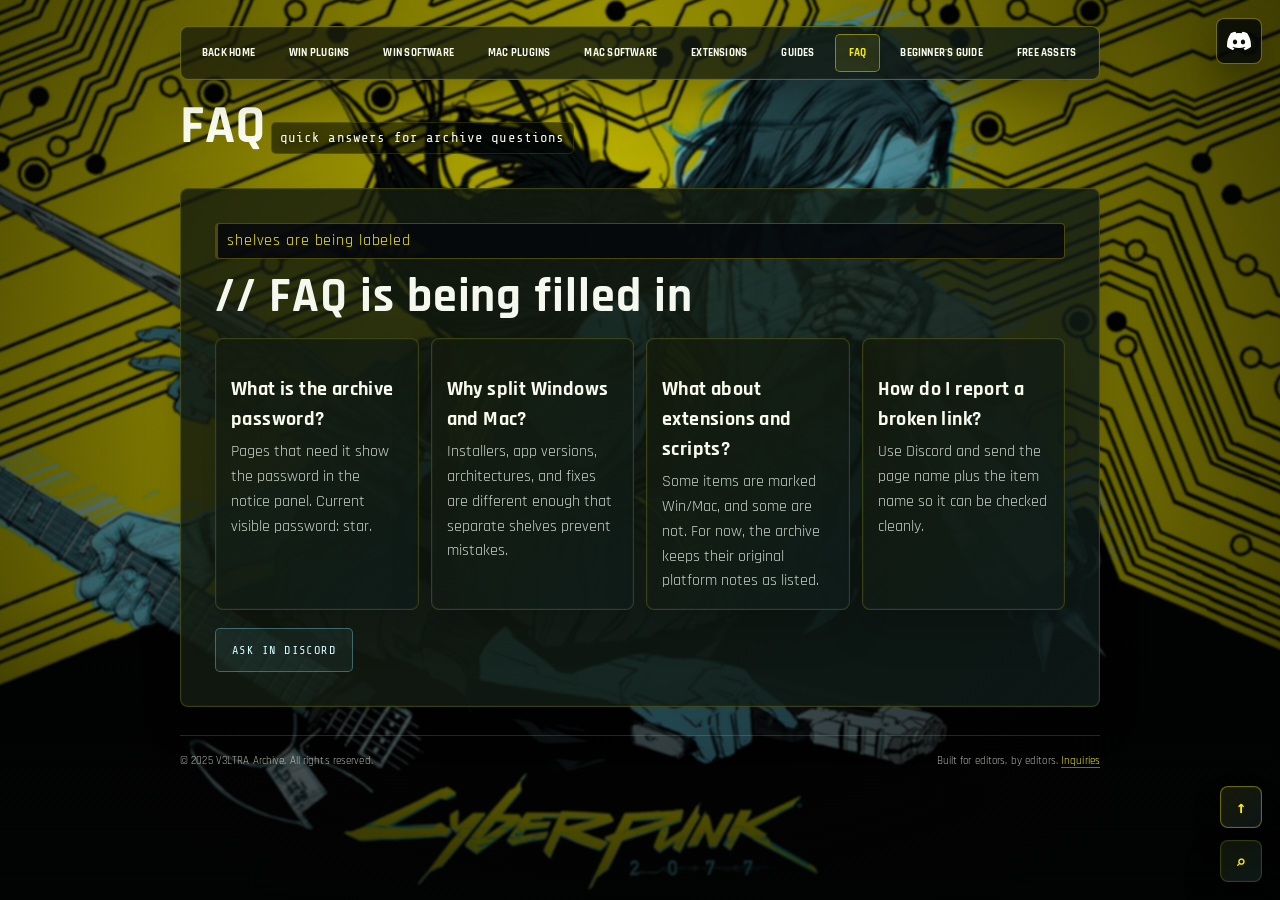
<file: faq.html>
<!DOCTYPE html>
<html lang="en">
<head>
<meta charset="UTF-8">
<meta name="viewport" content="width=device-width, initial-scale=1.0">
<meta name="theme-color" content="#05030a">
<meta name="description" content="V3LTRA.xyz FAQ for archive passwords, platforms, requests, and broken links.">
<title>V3LTRA.xyz - FAQ</title>
<link rel="preload" href="bg.webp" as="image" type="image/webp">
<link href="https://fonts.googleapis.com/css2?family=Rajdhani:wght@300;400;600;700&family=Share+Tech+Mono&display=swap" rel="stylesheet">
<link rel="stylesheet" href="curated.css">
</head>
<body>
<img id="bg-image" src="bg.webp" alt="" decoding="async" fetchpriority="high">
<div class="scanlines"></div>
<div class="vignette"></div>
<main class="page building-page">
  <nav class="nav" aria-label="Main navigation">
    <a href="index.html" aria-label="V3LTRA.xyz home">BACK HOME</a>
    <a href="plugins.html">WIN PLUGINS</a>
    <a href="software.html">WIN SOFTWARE</a>
    <a href="plugins-mac.html">MAC PLUGINS</a>
    <a href="software-mac.html">MAC SOFTWARE</a>
    <a href="extensions.html">EXTENSIONS</a>
    <a href="guides.html">GUIDES</a>
    <a class="active" href="faq.html">FAQ</a>
  </nav>
  <header class="phead">
    <h1 data-text="FAQ">FAQ</h1>
    <div class="sub">quick answers for archive questions</div>
  </header>
  <section class="building-panel">
    <div class="section-label">shelves are being labeled</div>
    <h2>// FAQ is being filled in</h2>
    <div class="building-grid">
      <article class="building-card faq-card"><h3>What is the archive password?</h3><p>Pages that need it show the password in the notice panel. Current visible password: <span class="pw">star</span>.</p></article>
      <article class="building-card faq-card"><h3>Why split Windows and Mac?</h3><p>Installers, app versions, architectures, and fixes are different enough that separate shelves prevent mistakes.</p></article>
      <article class="building-card faq-card"><h3>What about extensions and scripts?</h3><p>Some items are marked Win/Mac, and some are not. For now, the archive keeps their original platform notes as listed.</p></article>
      <article class="building-card faq-card"><h3>How do I report a broken link?</h3><p>Use Discord and send the page name plus the item name so it can be checked cleanly.</p></article>
    </div>
    <a class="building-cta" href="https://discord.gg/ERYCXddTR" target="_blank" rel="noopener noreferrer">Ask in Discord</a>
  </section>
  <footer class="footer"><div>&copy; 2025 V3LTRA Archive. All rights reserved.</div><div>Built for editors, by editors. <a href="mailto:vltralegal@gmail.com">Inquiries</a></div></footer>
</main>
<script src="v3ltra.js" defer></script>
</body>
</html>
</file>
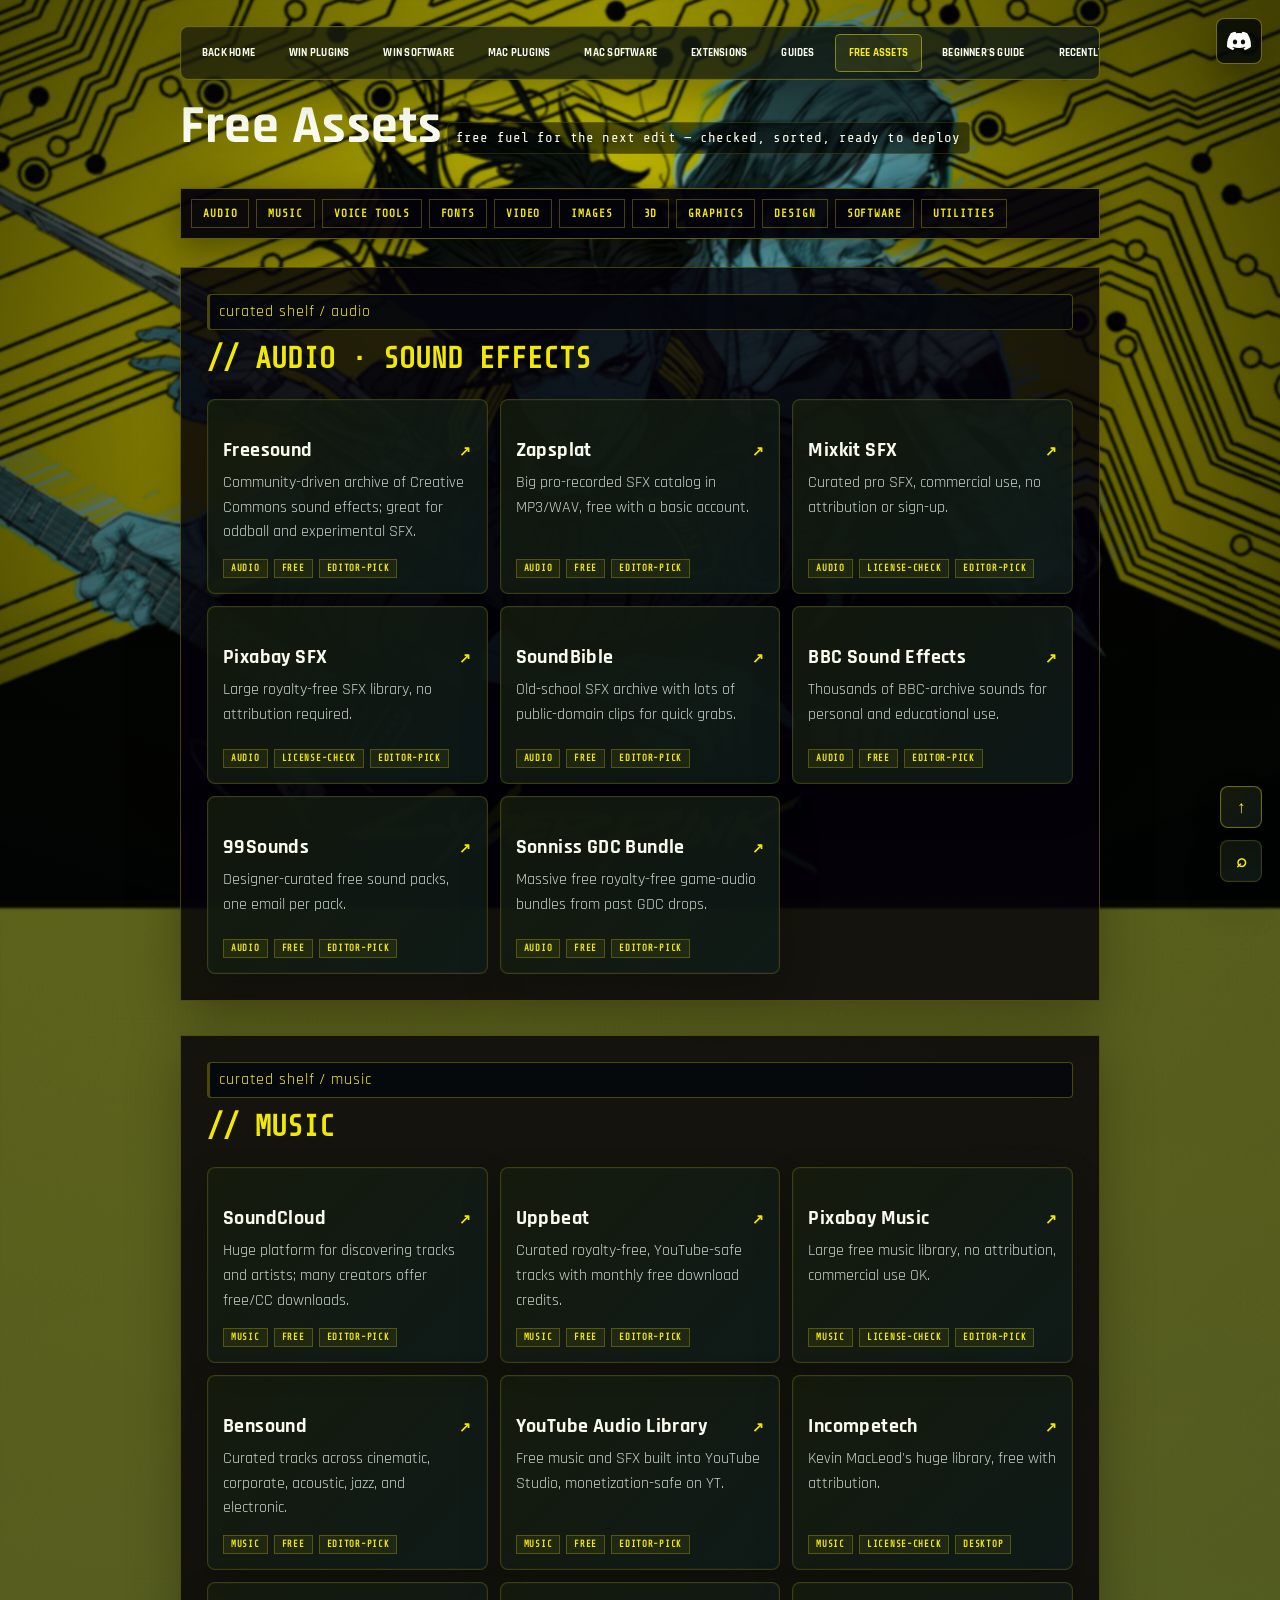
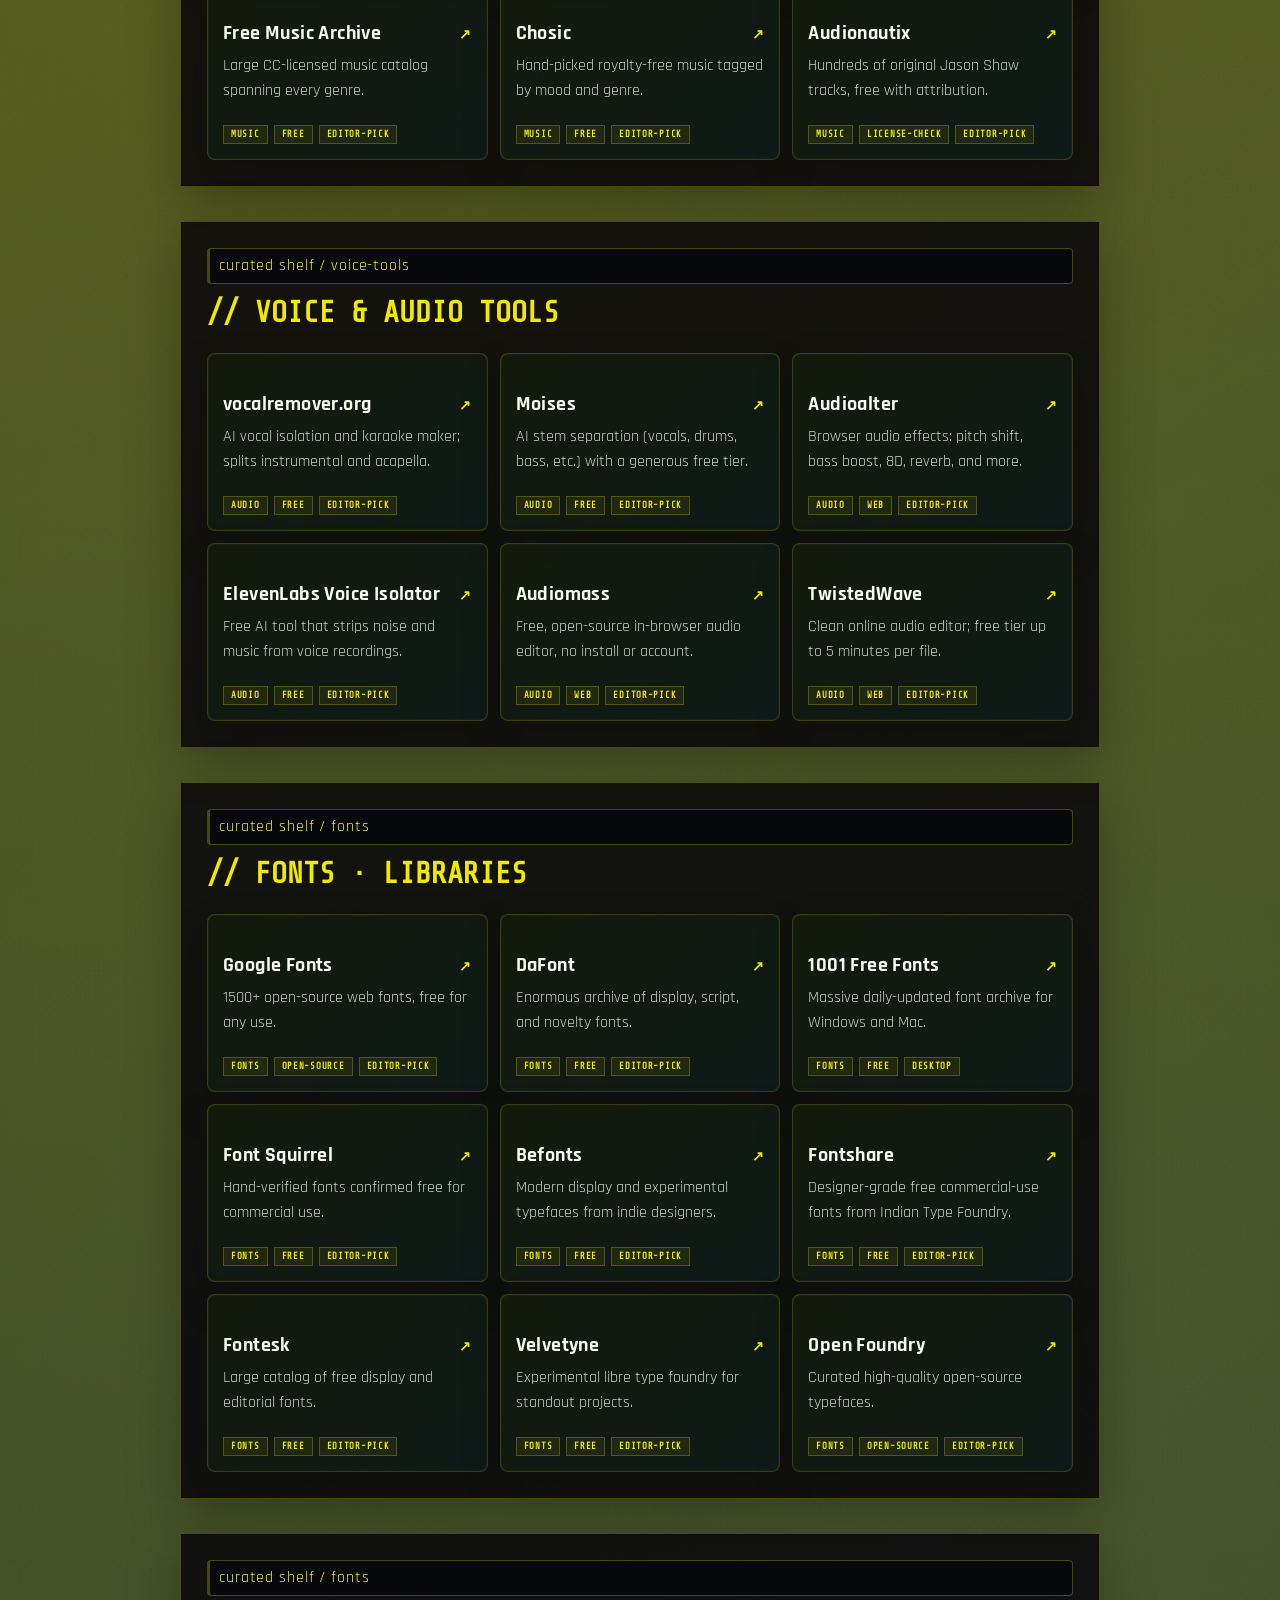
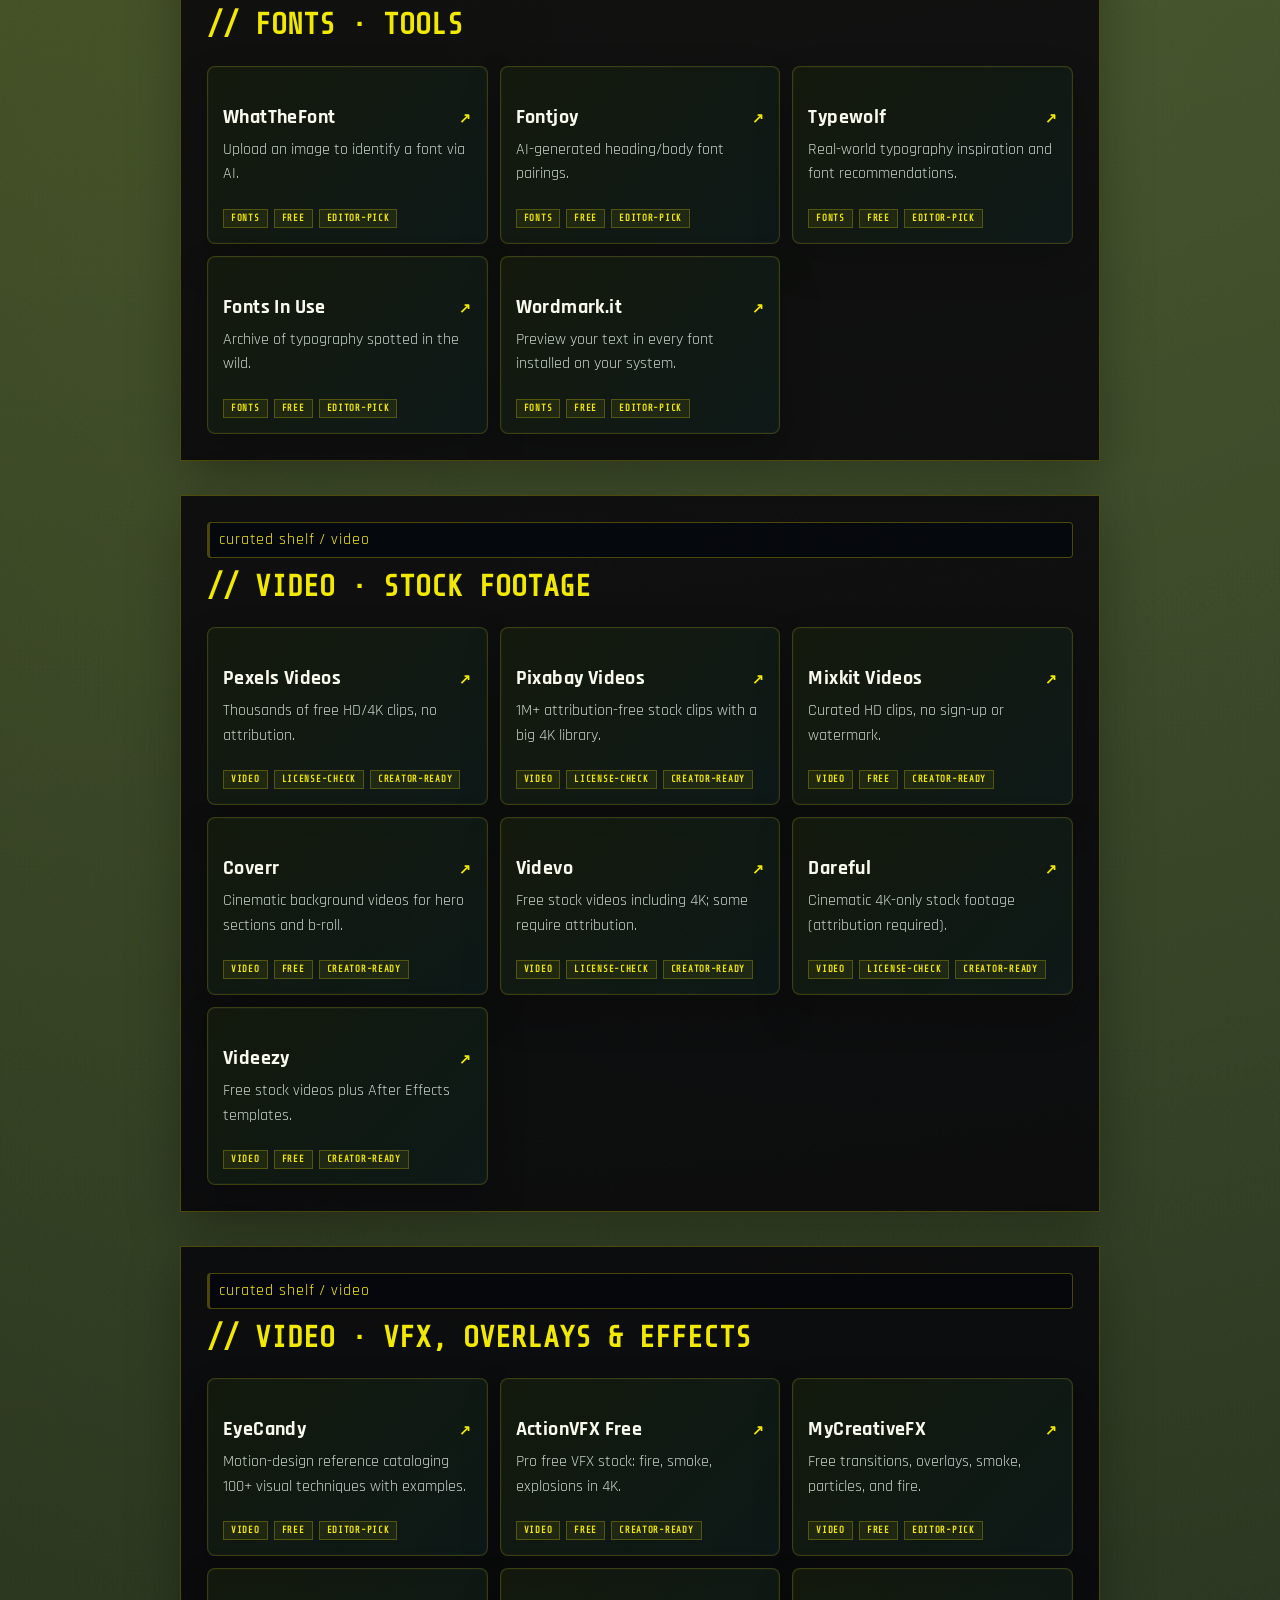
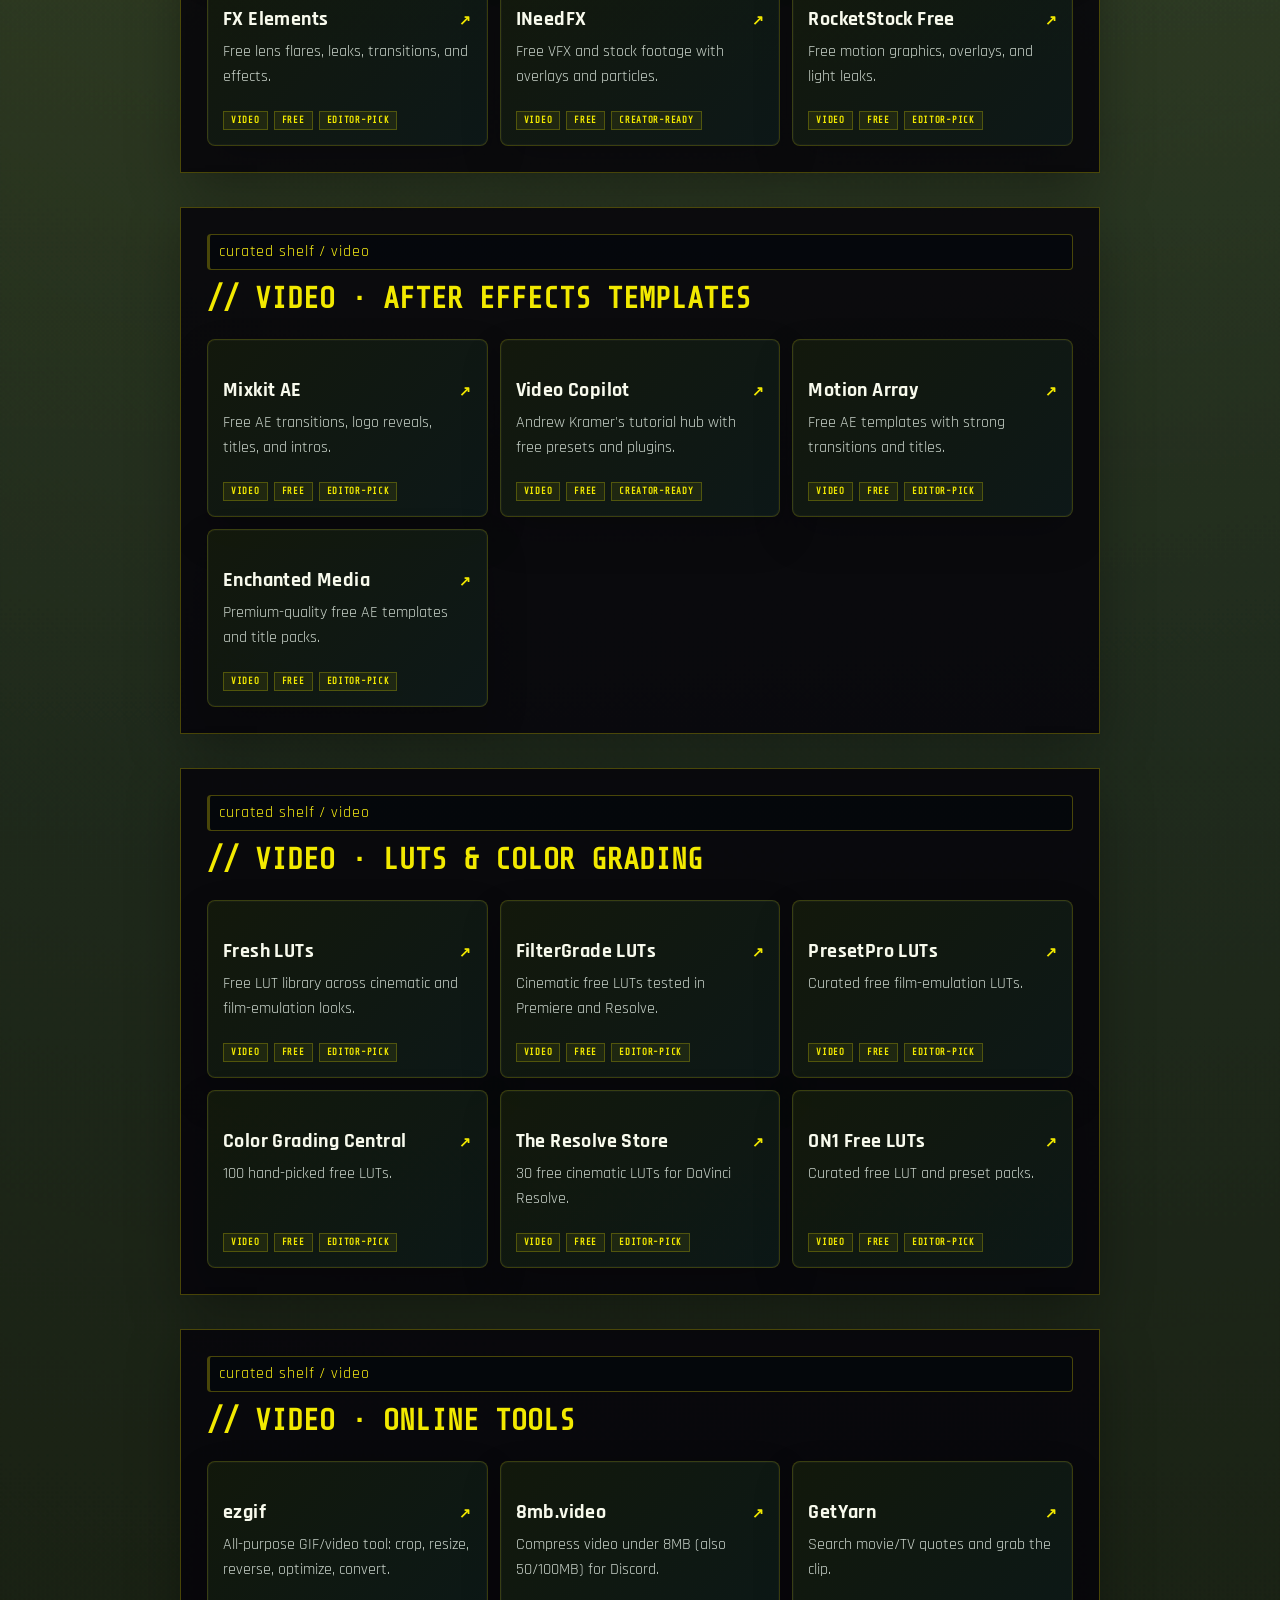
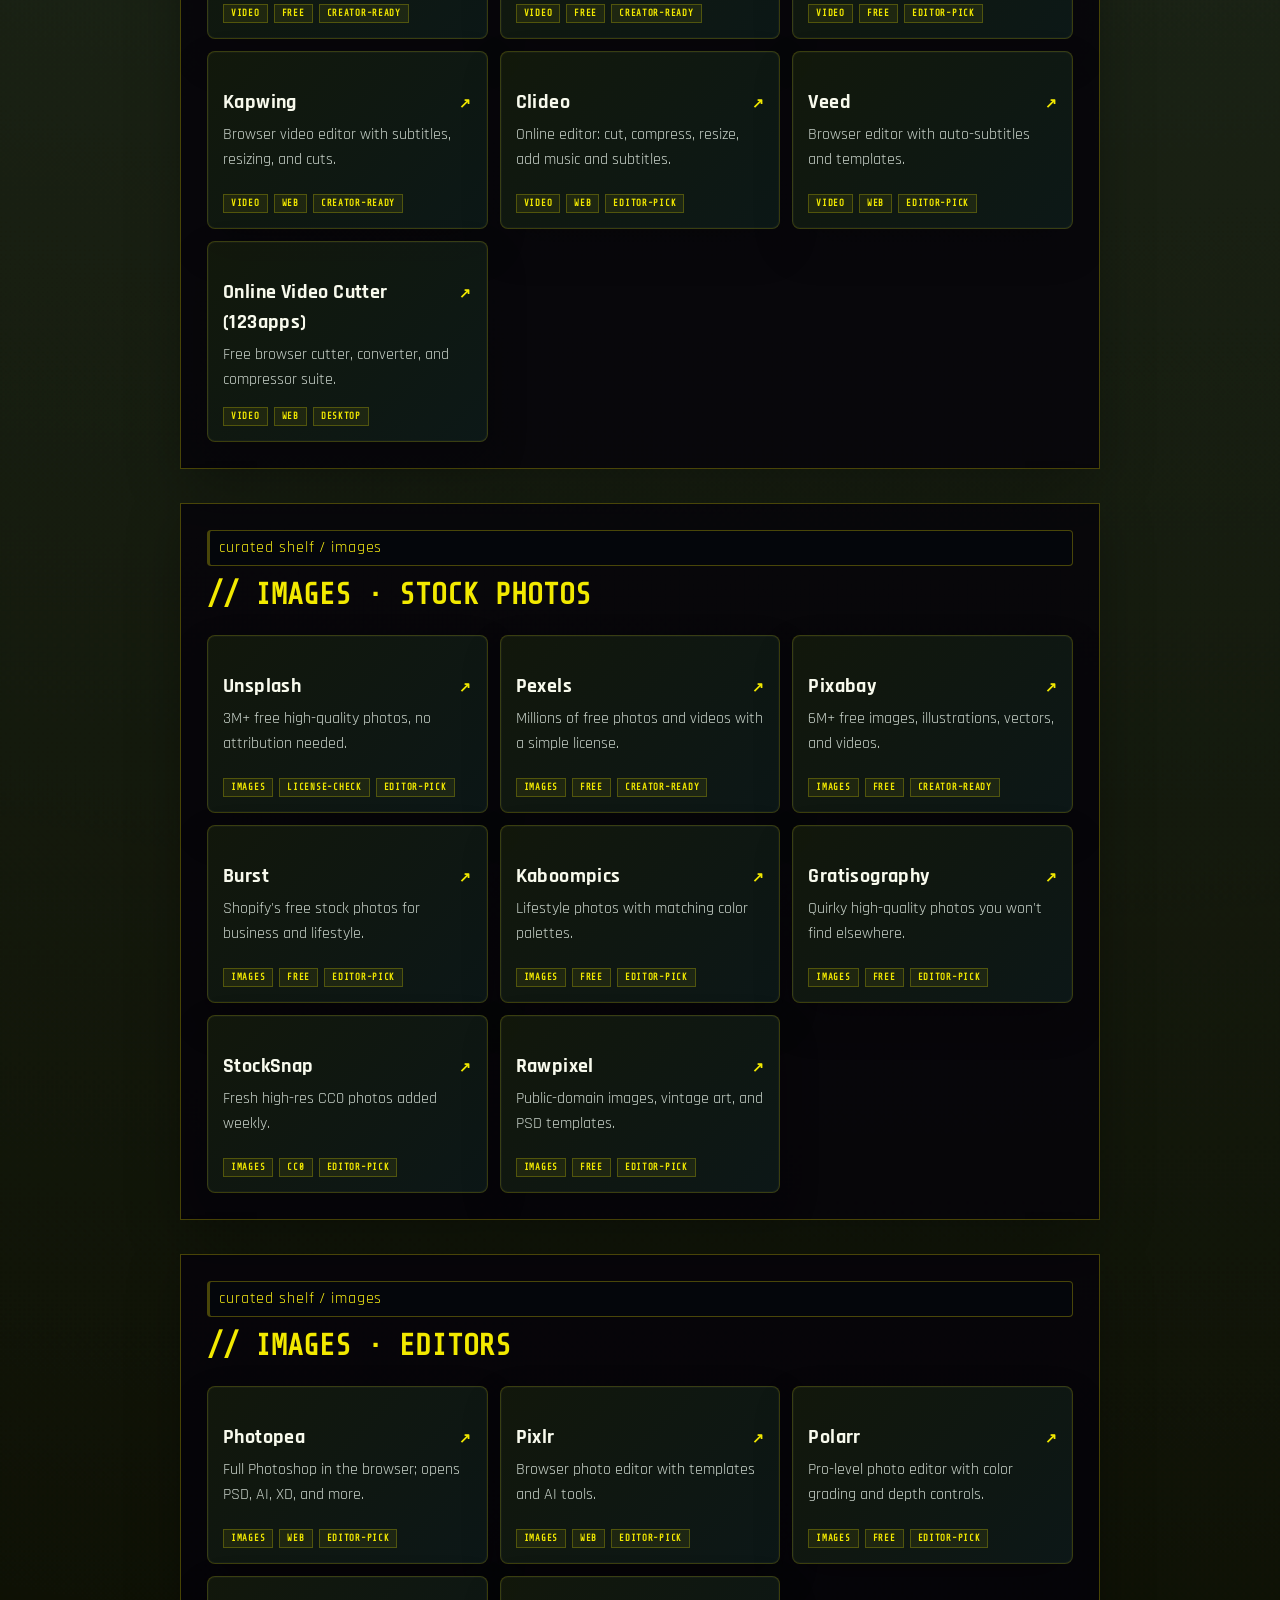
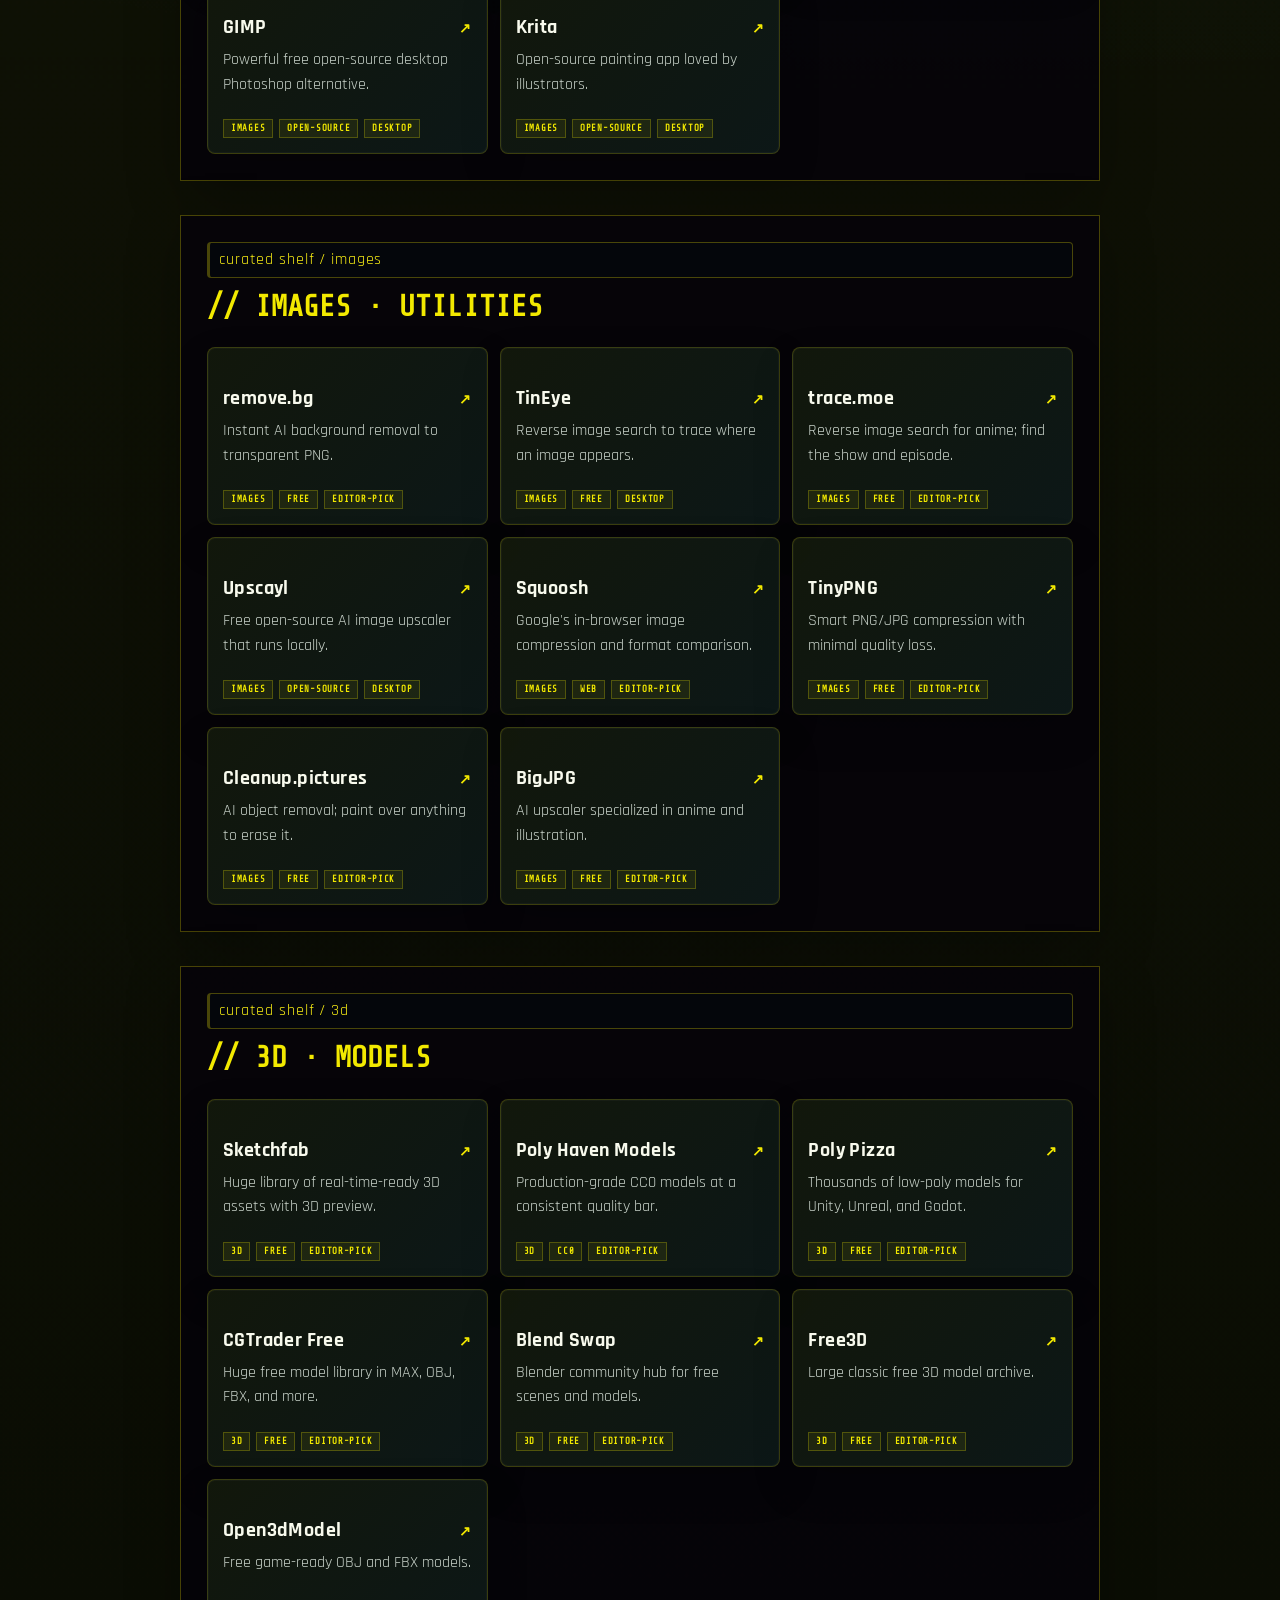
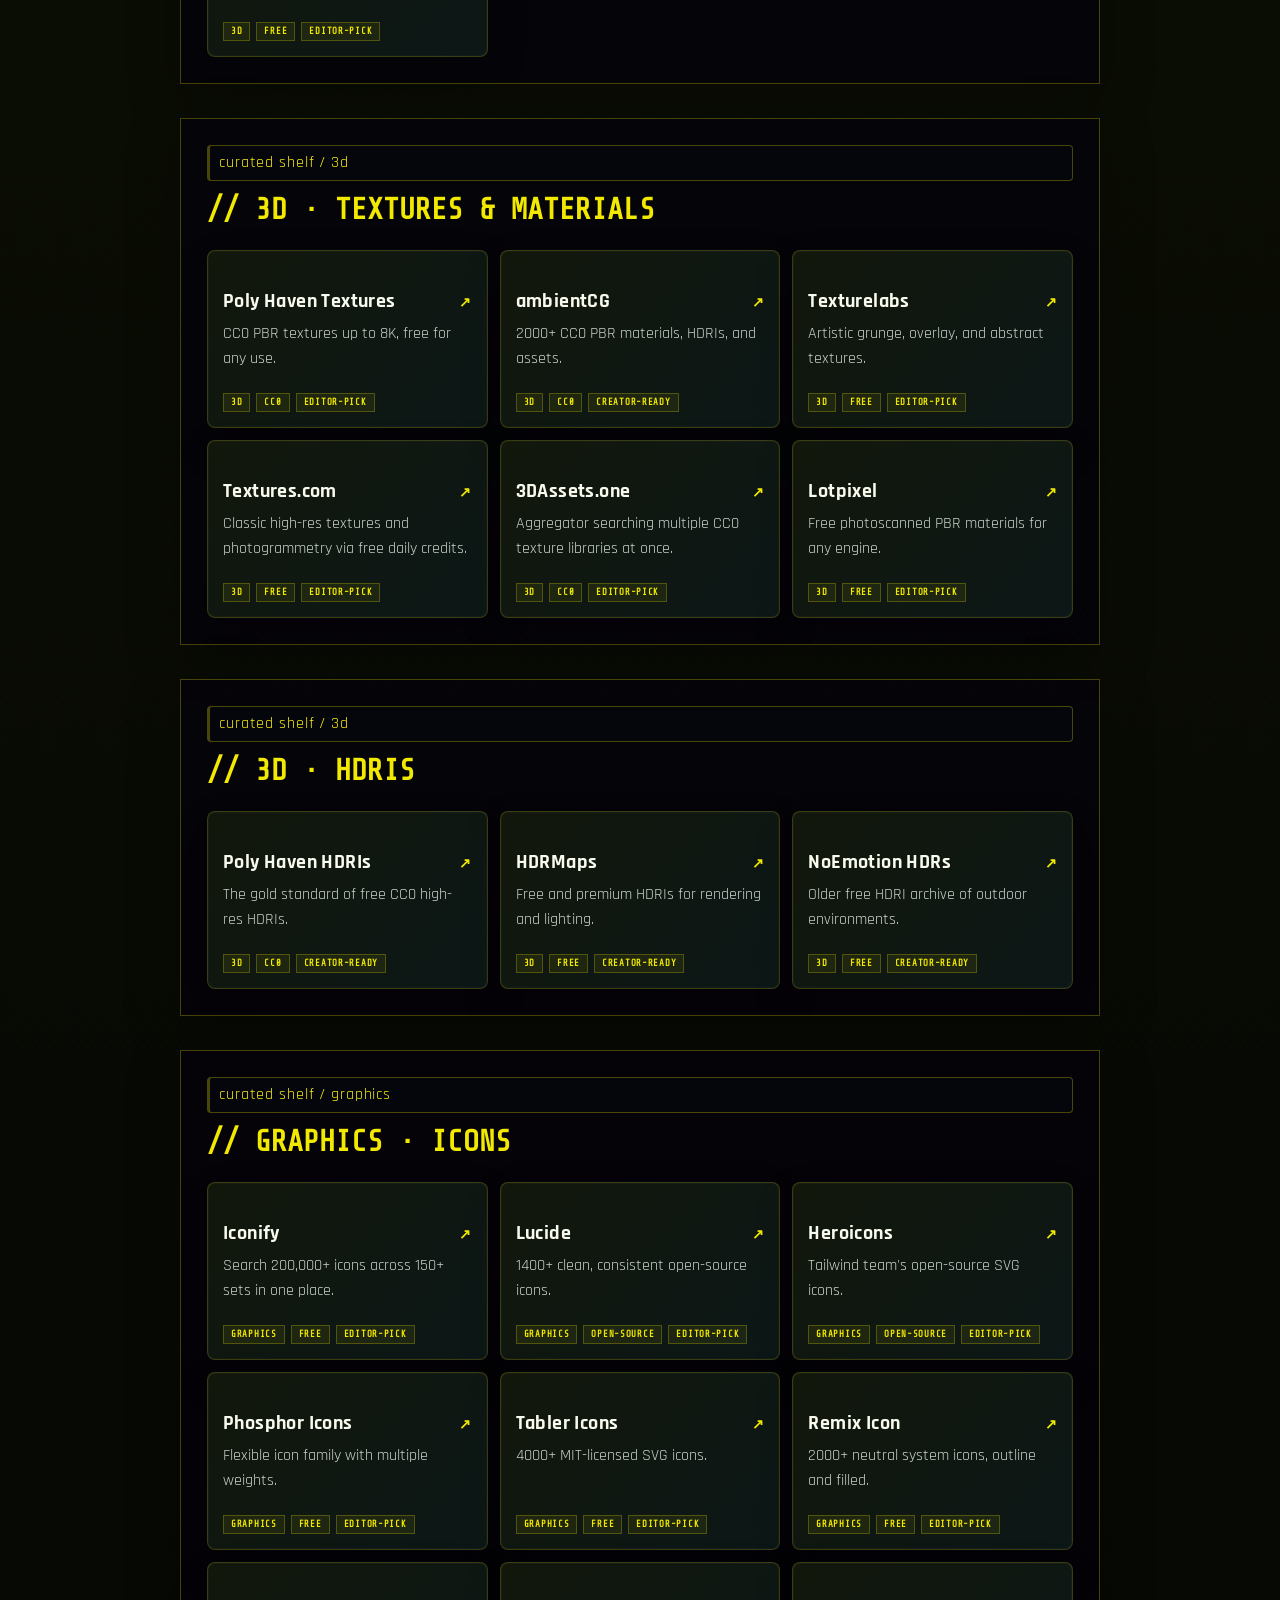
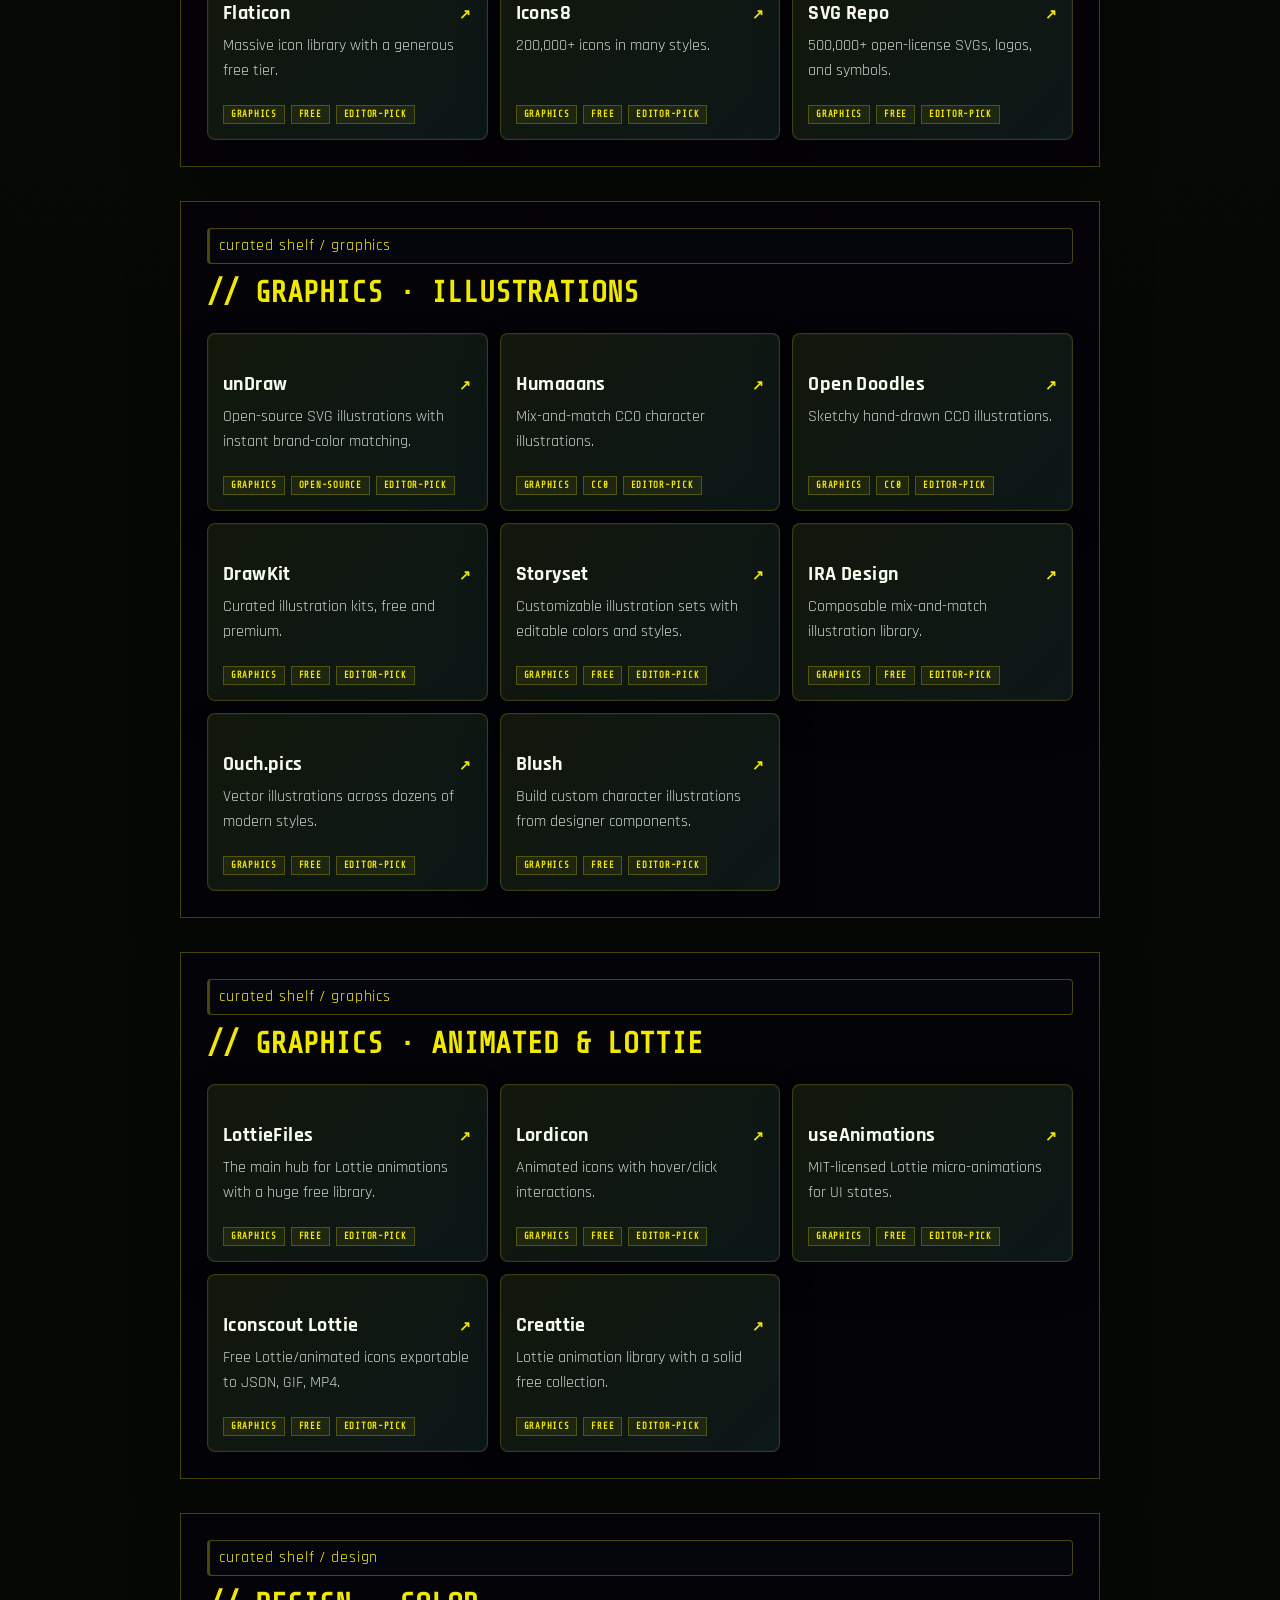
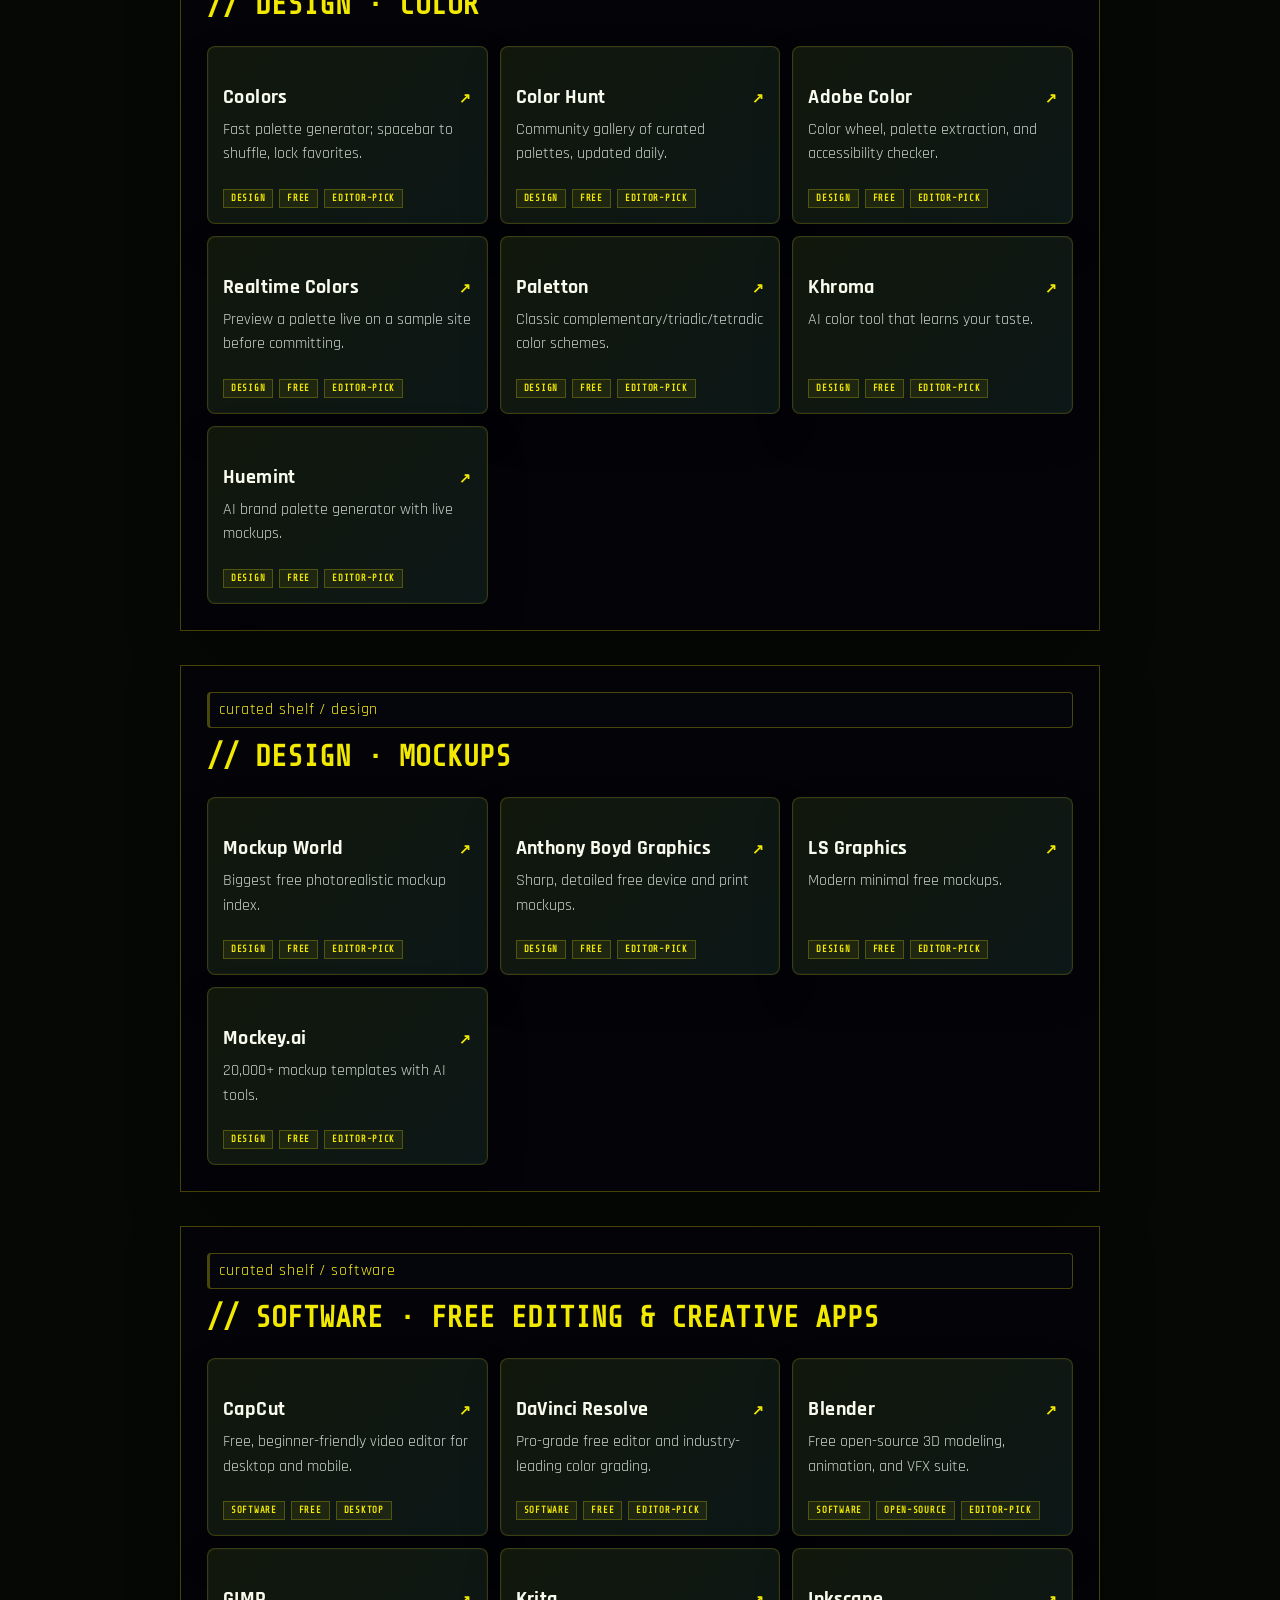
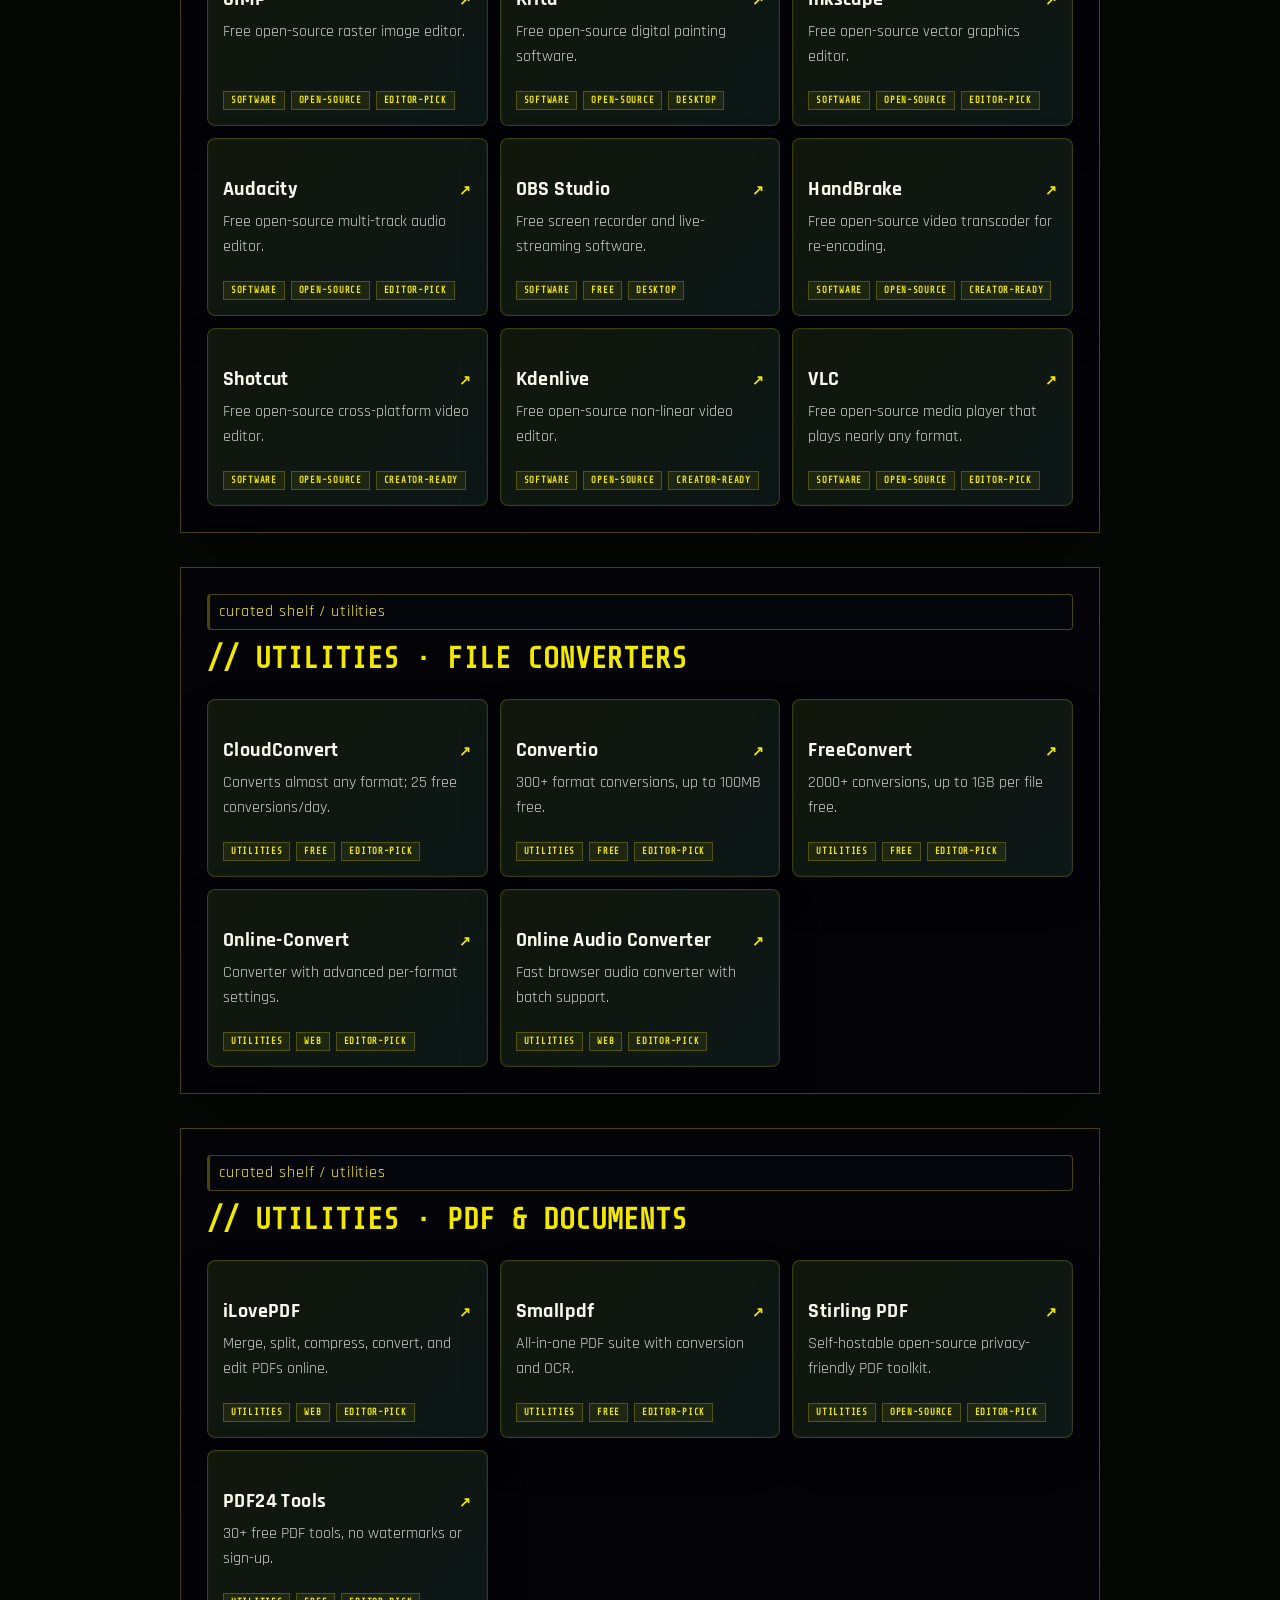
<file: free-assets.html>
<!DOCTYPE html>
<html lang="en">
<head>
<meta charset="UTF-8">
<meta name="viewport" content="width=device-width, initial-scale=1.0">
<meta name="theme-color" content="#05030a">
<meta name="description" content="Curated free assets for editors: audio, music, fonts, footage, images, 3D, graphics, software, and utilities.">
<title>V3LTRA.xyz - Free Assets</title>
<link rel="preload" href="bg.webp" as="image" type="image/webp">
<link href="https://fonts.googleapis.com/css2?family=Rajdhani:wght@300;400;600;700&family=Share+Tech+Mono&display=swap" rel="stylesheet">
<link rel="stylesheet" href="curated.css">
</head>
<body>
<img id="bg-image" src="bg.webp" alt="" decoding="async" fetchpriority="high">
<div class="scanlines"></div><div class="vignette"></div>
<main class="page building-page assets-page">
  <nav class="nav" aria-label="Main navigation">
    <a href="index.html" aria-label="V3LTRA.xyz home">BACK HOME</a><a href="plugins.html">WIN PLUGINS</a><a href="software.html">WIN SOFTWARE</a><a href="plugins-mac.html">MAC PLUGINS</a><a href="software-mac.html">MAC SOFTWARE</a><a href="extensions.html">EXTENSIONS</a><a href="guides.html">GUIDES</a><a class="active" href="free-assets.html">FREE ASSETS</a>
  </nav>
  <header class="phead">
    <h1 data-text="Free Assets">Free Assets</h1>
    <div class="sub">free fuel for the next edit — checked, sorted, ready to deploy</div>
  </header>
  <nav class="asset-index" aria-label="Free asset categories"><a href="#audio">Audio</a><a href="#music">Music</a><a href="#voice-tools">Voice Tools</a><a href="#fonts">Fonts</a><a href="#video">Video</a><a href="#images">Images</a><a href="#3d">3D</a><a href="#graphics">Graphics</a><a href="#design">Design</a><a href="#software">Software</a><a href="#utilities">Utilities</a></nav>
  <div class="asset-directory"><section class="asset-section" id="audio" aria-labelledby="audio-title">
      <div class="section-label">curated shelf / audio</div>
      <h2 id="audio-title">// AUDIO · Sound Effects</h2>
      <div class="building-grid asset-grid"><article class="building-card asset-card reveal">
          <h3><a href="https://freesound.org/" target="_blank" rel="noopener noreferrer">Freesound<span aria-hidden="true">↗</span></a></h3>
          <p>Community-driven archive of Creative Commons sound effects; great for oddball and experimental SFX.</p>
          <div class="asset-tags" aria-label="Tags"><span>audio</span><span>free</span><span>editor-pick</span></div>
        </article><article class="building-card asset-card reveal">
          <h3><a href="https://www.zapsplat.com/" target="_blank" rel="noopener noreferrer">Zapsplat<span aria-hidden="true">↗</span></a></h3>
          <p>Big pro-recorded SFX catalog in MP3/WAV, free with a basic account.</p>
          <div class="asset-tags" aria-label="Tags"><span>audio</span><span>free</span><span>editor-pick</span></div>
        </article><article class="building-card asset-card reveal">
          <h3><a href="https://mixkit.co/free-sound-effects/" target="_blank" rel="noopener noreferrer">Mixkit SFX<span aria-hidden="true">↗</span></a></h3>
          <p>Curated pro SFX, commercial use, no attribution or sign-up.</p>
          <div class="asset-tags" aria-label="Tags"><span>audio</span><span>license-check</span><span>editor-pick</span></div>
        </article><article class="building-card asset-card reveal">
          <h3><a href="https://pixabay.com/sound-effects/" target="_blank" rel="noopener noreferrer">Pixabay SFX<span aria-hidden="true">↗</span></a></h3>
          <p>Large royalty-free SFX library, no attribution required.</p>
          <div class="asset-tags" aria-label="Tags"><span>audio</span><span>license-check</span><span>editor-pick</span></div>
        </article><article class="building-card asset-card reveal">
          <h3><a href="https://soundbible.com/" target="_blank" rel="noopener noreferrer">SoundBible<span aria-hidden="true">↗</span></a></h3>
          <p>Old-school SFX archive with lots of public-domain clips for quick grabs.</p>
          <div class="asset-tags" aria-label="Tags"><span>audio</span><span>free</span><span>editor-pick</span></div>
        </article><article class="building-card asset-card reveal">
          <h3><a href="https://sound-effects.bbcrewind.co.uk/" target="_blank" rel="noopener noreferrer">BBC Sound Effects<span aria-hidden="true">↗</span></a></h3>
          <p>Thousands of BBC-archive sounds for personal and educational use.</p>
          <div class="asset-tags" aria-label="Tags"><span>audio</span><span>free</span><span>editor-pick</span></div>
        </article><article class="building-card asset-card reveal">
          <h3><a href="https://99sounds.org/" target="_blank" rel="noopener noreferrer">99Sounds<span aria-hidden="true">↗</span></a></h3>
          <p>Designer-curated free sound packs, one email per pack.</p>
          <div class="asset-tags" aria-label="Tags"><span>audio</span><span>free</span><span>editor-pick</span></div>
        </article><article class="building-card asset-card reveal">
          <h3><a href="https://gdc.sonniss.com/" target="_blank" rel="noopener noreferrer">Sonniss GDC Bundle<span aria-hidden="true">↗</span></a></h3>
          <p>Massive free royalty-free game-audio bundles from past GDC drops.</p>
          <div class="asset-tags" aria-label="Tags"><span>audio</span><span>free</span><span>editor-pick</span></div>
        </article></div>
    </section><section class="asset-section" id="music" aria-labelledby="music-title">
      <div class="section-label">curated shelf / music</div>
      <h2 id="music-title">// MUSIC</h2>
      <div class="building-grid asset-grid"><article class="building-card asset-card reveal">
          <h3><a href="https://soundcloud.com/" target="_blank" rel="noopener noreferrer">SoundCloud<span aria-hidden="true">↗</span></a></h3>
          <p>Huge platform for discovering tracks and artists; many creators offer free/CC downloads.</p>
          <div class="asset-tags" aria-label="Tags"><span>music</span><span>free</span><span>editor-pick</span></div>
        </article><article class="building-card asset-card reveal">
          <h3><a href="https://uppbeat.io/" target="_blank" rel="noopener noreferrer">Uppbeat<span aria-hidden="true">↗</span></a></h3>
          <p>Curated royalty-free, YouTube-safe tracks with monthly free download credits.</p>
          <div class="asset-tags" aria-label="Tags"><span>music</span><span>free</span><span>editor-pick</span></div>
        </article><article class="building-card asset-card reveal">
          <h3><a href="https://pixabay.com/music/" target="_blank" rel="noopener noreferrer">Pixabay Music<span aria-hidden="true">↗</span></a></h3>
          <p>Large free music library, no attribution, commercial use OK.</p>
          <div class="asset-tags" aria-label="Tags"><span>music</span><span>license-check</span><span>editor-pick</span></div>
        </article><article class="building-card asset-card reveal">
          <h3><a href="https://www.bensound.com/" target="_blank" rel="noopener noreferrer">Bensound<span aria-hidden="true">↗</span></a></h3>
          <p>Curated tracks across cinematic, corporate, acoustic, jazz, and electronic.</p>
          <div class="asset-tags" aria-label="Tags"><span>music</span><span>free</span><span>editor-pick</span></div>
        </article><article class="building-card asset-card reveal">
          <h3><a href="https://studio.youtube.com/channel/UC/music" target="_blank" rel="noopener noreferrer">YouTube Audio Library<span aria-hidden="true">↗</span></a></h3>
          <p>Free music and SFX built into YouTube Studio, monetization-safe on YT.</p>
          <div class="asset-tags" aria-label="Tags"><span>music</span><span>free</span><span>editor-pick</span></div>
        </article><article class="building-card asset-card reveal">
          <h3><a href="https://incompetech.com/music/royalty-free/" target="_blank" rel="noopener noreferrer">Incompetech<span aria-hidden="true">↗</span></a></h3>
          <p>Kevin MacLeod&#x27;s huge library, free with attribution.</p>
          <div class="asset-tags" aria-label="Tags"><span>music</span><span>license-check</span><span>desktop</span></div>
        </article><article class="building-card asset-card reveal">
          <h3><a href="https://freemusicarchive.org/" target="_blank" rel="noopener noreferrer">Free Music Archive<span aria-hidden="true">↗</span></a></h3>
          <p>Large CC-licensed music catalog spanning every genre.</p>
          <div class="asset-tags" aria-label="Tags"><span>music</span><span>free</span><span>editor-pick</span></div>
        </article><article class="building-card asset-card reveal">
          <h3><a href="https://www.chosic.com/free-music/all/" target="_blank" rel="noopener noreferrer">Chosic<span aria-hidden="true">↗</span></a></h3>
          <p>Hand-picked royalty-free music tagged by mood and genre.</p>
          <div class="asset-tags" aria-label="Tags"><span>music</span><span>free</span><span>editor-pick</span></div>
        </article><article class="building-card asset-card reveal">
          <h3><a href="https://audionautix.com/" target="_blank" rel="noopener noreferrer">Audionautix<span aria-hidden="true">↗</span></a></h3>
          <p>Hundreds of original Jason Shaw tracks, free with attribution.</p>
          <div class="asset-tags" aria-label="Tags"><span>music</span><span>license-check</span><span>editor-pick</span></div>
        </article></div>
    </section><section class="asset-section" id="voice-tools" aria-labelledby="voice-tools-title">
      <div class="section-label">curated shelf / voice-tools</div>
      <h2 id="voice-tools-title">// VOICE &amp; AUDIO TOOLS</h2>
      <div class="building-grid asset-grid"><article class="building-card asset-card reveal">
          <h3><a href="https://vocalremover.org/" target="_blank" rel="noopener noreferrer">vocalremover.org<span aria-hidden="true">↗</span></a></h3>
          <p>AI vocal isolation and karaoke maker; splits instrumental and acapella.</p>
          <div class="asset-tags" aria-label="Tags"><span>audio</span><span>free</span><span>editor-pick</span></div>
        </article><article class="building-card asset-card reveal">
          <h3><a href="https://moises.ai/" target="_blank" rel="noopener noreferrer">Moises<span aria-hidden="true">↗</span></a></h3>
          <p>AI stem separation (vocals, drums, bass, etc.) with a generous free tier.</p>
          <div class="asset-tags" aria-label="Tags"><span>audio</span><span>free</span><span>editor-pick</span></div>
        </article><article class="building-card asset-card reveal">
          <h3><a href="https://audioalter.com/" target="_blank" rel="noopener noreferrer">Audioalter<span aria-hidden="true">↗</span></a></h3>
          <p>Browser audio effects: pitch shift, bass boost, 8D, reverb, and more.</p>
          <div class="asset-tags" aria-label="Tags"><span>audio</span><span>web</span><span>editor-pick</span></div>
        </article><article class="building-card asset-card reveal">
          <h3><a href="https://elevenlabs.io/voice-isolator" target="_blank" rel="noopener noreferrer">ElevenLabs Voice Isolator<span aria-hidden="true">↗</span></a></h3>
          <p>Free AI tool that strips noise and music from voice recordings.</p>
          <div class="asset-tags" aria-label="Tags"><span>audio</span><span>free</span><span>editor-pick</span></div>
        </article><article class="building-card asset-card reveal">
          <h3><a href="https://audiomass.co/" target="_blank" rel="noopener noreferrer">Audiomass<span aria-hidden="true">↗</span></a></h3>
          <p>Free, open-source in-browser audio editor, no install or account.</p>
          <div class="asset-tags" aria-label="Tags"><span>audio</span><span>web</span><span>editor-pick</span></div>
        </article><article class="building-card asset-card reveal">
          <h3><a href="https://twistedwave.com/online" target="_blank" rel="noopener noreferrer">TwistedWave<span aria-hidden="true">↗</span></a></h3>
          <p>Clean online audio editor; free tier up to 5 minutes per file.</p>
          <div class="asset-tags" aria-label="Tags"><span>audio</span><span>web</span><span>editor-pick</span></div>
        </article></div>
    </section><section class="asset-section" id="fonts" aria-labelledby="fonts-title">
      <div class="section-label">curated shelf / fonts</div>
      <h2 id="fonts-title">// FONTS · Libraries</h2>
      <div class="building-grid asset-grid"><article class="building-card asset-card reveal">
          <h3><a href="https://fonts.google.com/" target="_blank" rel="noopener noreferrer">Google Fonts<span aria-hidden="true">↗</span></a></h3>
          <p>1500+ open-source web fonts, free for any use.</p>
          <div class="asset-tags" aria-label="Tags"><span>fonts</span><span>open-source</span><span>editor-pick</span></div>
        </article><article class="building-card asset-card reveal">
          <h3><a href="https://www.dafont.com/" target="_blank" rel="noopener noreferrer">DaFont<span aria-hidden="true">↗</span></a></h3>
          <p>Enormous archive of display, script, and novelty fonts.</p>
          <div class="asset-tags" aria-label="Tags"><span>fonts</span><span>free</span><span>editor-pick</span></div>
        </article><article class="building-card asset-card reveal">
          <h3><a href="https://www.1001freefonts.com/" target="_blank" rel="noopener noreferrer">1001 Free Fonts<span aria-hidden="true">↗</span></a></h3>
          <p>Massive daily-updated font archive for Windows and Mac.</p>
          <div class="asset-tags" aria-label="Tags"><span>fonts</span><span>free</span><span>desktop</span></div>
        </article><article class="building-card asset-card reveal">
          <h3><a href="https://www.fontsquirrel.com/" target="_blank" rel="noopener noreferrer">Font Squirrel<span aria-hidden="true">↗</span></a></h3>
          <p>Hand-verified fonts confirmed free for commercial use.</p>
          <div class="asset-tags" aria-label="Tags"><span>fonts</span><span>free</span><span>editor-pick</span></div>
        </article><article class="building-card asset-card reveal">
          <h3><a href="https://befonts.com/" target="_blank" rel="noopener noreferrer">Befonts<span aria-hidden="true">↗</span></a></h3>
          <p>Modern display and experimental typefaces from indie designers.</p>
          <div class="asset-tags" aria-label="Tags"><span>fonts</span><span>free</span><span>editor-pick</span></div>
        </article><article class="building-card asset-card reveal">
          <h3><a href="https://www.fontshare.com/" target="_blank" rel="noopener noreferrer">Fontshare<span aria-hidden="true">↗</span></a></h3>
          <p>Designer-grade free commercial-use fonts from Indian Type Foundry.</p>
          <div class="asset-tags" aria-label="Tags"><span>fonts</span><span>free</span><span>editor-pick</span></div>
        </article><article class="building-card asset-card reveal">
          <h3><a href="https://fontesk.com/" target="_blank" rel="noopener noreferrer">Fontesk<span aria-hidden="true">↗</span></a></h3>
          <p>Large catalog of free display and editorial fonts.</p>
          <div class="asset-tags" aria-label="Tags"><span>fonts</span><span>free</span><span>editor-pick</span></div>
        </article><article class="building-card asset-card reveal">
          <h3><a href="https://velvetyne.fr/" target="_blank" rel="noopener noreferrer">Velvetyne<span aria-hidden="true">↗</span></a></h3>
          <p>Experimental libre type foundry for standout projects.</p>
          <div class="asset-tags" aria-label="Tags"><span>fonts</span><span>free</span><span>editor-pick</span></div>
        </article><article class="building-card asset-card reveal">
          <h3><a href="https://open-foundry.com/" target="_blank" rel="noopener noreferrer">Open Foundry<span aria-hidden="true">↗</span></a></h3>
          <p>Curated high-quality open-source typefaces.</p>
          <div class="asset-tags" aria-label="Tags"><span>fonts</span><span>open-source</span><span>editor-pick</span></div>
        </article></div>
    </section><section class="asset-section" id="fonts-tools" aria-labelledby="fonts-tools-title">
      <div class="section-label">curated shelf / fonts</div>
      <h2 id="fonts-tools-title">// FONTS · Tools</h2>
      <div class="building-grid asset-grid"><article class="building-card asset-card reveal">
          <h3><a href="https://www.myfonts.com/WhatTheFont/" target="_blank" rel="noopener noreferrer">WhatTheFont<span aria-hidden="true">↗</span></a></h3>
          <p>Upload an image to identify a font via AI.</p>
          <div class="asset-tags" aria-label="Tags"><span>fonts</span><span>free</span><span>editor-pick</span></div>
        </article><article class="building-card asset-card reveal">
          <h3><a href="https://fontjoy.com/" target="_blank" rel="noopener noreferrer">Fontjoy<span aria-hidden="true">↗</span></a></h3>
          <p>AI-generated heading/body font pairings.</p>
          <div class="asset-tags" aria-label="Tags"><span>fonts</span><span>free</span><span>editor-pick</span></div>
        </article><article class="building-card asset-card reveal">
          <h3><a href="https://www.typewolf.com/" target="_blank" rel="noopener noreferrer">Typewolf<span aria-hidden="true">↗</span></a></h3>
          <p>Real-world typography inspiration and font recommendations.</p>
          <div class="asset-tags" aria-label="Tags"><span>fonts</span><span>free</span><span>editor-pick</span></div>
        </article><article class="building-card asset-card reveal">
          <h3><a href="https://fontsinuse.com/" target="_blank" rel="noopener noreferrer">Fonts In Use<span aria-hidden="true">↗</span></a></h3>
          <p>Archive of typography spotted in the wild.</p>
          <div class="asset-tags" aria-label="Tags"><span>fonts</span><span>free</span><span>editor-pick</span></div>
        </article><article class="building-card asset-card reveal">
          <h3><a href="https://wordmark.it/" target="_blank" rel="noopener noreferrer">Wordmark.it<span aria-hidden="true">↗</span></a></h3>
          <p>Preview your text in every font installed on your system.</p>
          <div class="asset-tags" aria-label="Tags"><span>fonts</span><span>free</span><span>editor-pick</span></div>
        </article></div>
    </section><section class="asset-section" id="video" aria-labelledby="video-title">
      <div class="section-label">curated shelf / video</div>
      <h2 id="video-title">// VIDEO · Stock Footage</h2>
      <div class="building-grid asset-grid"><article class="building-card asset-card reveal">
          <h3><a href="https://www.pexels.com/videos/" target="_blank" rel="noopener noreferrer">Pexels Videos<span aria-hidden="true">↗</span></a></h3>
          <p>Thousands of free HD/4K clips, no attribution.</p>
          <div class="asset-tags" aria-label="Tags"><span>video</span><span>license-check</span><span>creator-ready</span></div>
        </article><article class="building-card asset-card reveal">
          <h3><a href="https://pixabay.com/videos/" target="_blank" rel="noopener noreferrer">Pixabay Videos<span aria-hidden="true">↗</span></a></h3>
          <p>1M+ attribution-free stock clips with a big 4K library.</p>
          <div class="asset-tags" aria-label="Tags"><span>video</span><span>license-check</span><span>creator-ready</span></div>
        </article><article class="building-card asset-card reveal">
          <h3><a href="https://mixkit.co/free-stock-video/" target="_blank" rel="noopener noreferrer">Mixkit Videos<span aria-hidden="true">↗</span></a></h3>
          <p>Curated HD clips, no sign-up or watermark.</p>
          <div class="asset-tags" aria-label="Tags"><span>video</span><span>free</span><span>creator-ready</span></div>
        </article><article class="building-card asset-card reveal">
          <h3><a href="https://coverr.co/" target="_blank" rel="noopener noreferrer">Coverr<span aria-hidden="true">↗</span></a></h3>
          <p>Cinematic background videos for hero sections and b-roll.</p>
          <div class="asset-tags" aria-label="Tags"><span>video</span><span>free</span><span>creator-ready</span></div>
        </article><article class="building-card asset-card reveal">
          <h3><a href="https://www.videvo.net/" target="_blank" rel="noopener noreferrer">Videvo<span aria-hidden="true">↗</span></a></h3>
          <p>Free stock videos including 4K; some require attribution.</p>
          <div class="asset-tags" aria-label="Tags"><span>video</span><span>license-check</span><span>creator-ready</span></div>
        </article><article class="building-card asset-card reveal">
          <h3><a href="https://dareful.com/" target="_blank" rel="noopener noreferrer">Dareful<span aria-hidden="true">↗</span></a></h3>
          <p>Cinematic 4K-only stock footage (attribution required).</p>
          <div class="asset-tags" aria-label="Tags"><span>video</span><span>license-check</span><span>creator-ready</span></div>
        </article><article class="building-card asset-card reveal">
          <h3><a href="https://www.videezy.com/" target="_blank" rel="noopener noreferrer">Videezy<span aria-hidden="true">↗</span></a></h3>
          <p>Free stock videos plus After Effects templates.</p>
          <div class="asset-tags" aria-label="Tags"><span>video</span><span>free</span><span>creator-ready</span></div>
        </article></div>
    </section><section class="asset-section" id="video-vfx-overlays-effects" aria-labelledby="video-vfx-overlays-effects-title">
      <div class="section-label">curated shelf / video</div>
      <h2 id="video-vfx-overlays-effects-title">// VIDEO · VFX, Overlays &amp; Effects</h2>
      <div class="building-grid asset-grid"><article class="building-card asset-card reveal">
          <h3><a href="https://eyecannndy.com/" target="_blank" rel="noopener noreferrer">EyeCandy<span aria-hidden="true">↗</span></a></h3>
          <p>Motion-design reference cataloging 100+ visual techniques with examples.</p>
          <div class="asset-tags" aria-label="Tags"><span>video</span><span>free</span><span>editor-pick</span></div>
        </article><article class="building-card asset-card reveal">
          <h3><a href="https://www.actionvfx.com/collections/free-vfx-stock-footage" target="_blank" rel="noopener noreferrer">ActionVFX Free<span aria-hidden="true">↗</span></a></h3>
          <p>Pro free VFX stock: fire, smoke, explosions in 4K.</p>
          <div class="asset-tags" aria-label="Tags"><span>video</span><span>free</span><span>creator-ready</span></div>
        </article><article class="building-card asset-card reveal">
          <h3><a href="https://mycreativefx.com/" target="_blank" rel="noopener noreferrer">MyCreativeFX<span aria-hidden="true">↗</span></a></h3>
          <p>Free transitions, overlays, smoke, particles, and fire.</p>
          <div class="asset-tags" aria-label="Tags"><span>video</span><span>free</span><span>editor-pick</span></div>
        </article><article class="building-card asset-card reveal">
          <h3><a href="https://www.fxelements.com/free" target="_blank" rel="noopener noreferrer">FX Elements<span aria-hidden="true">↗</span></a></h3>
          <p>Free lens flares, leaks, transitions, and effects.</p>
          <div class="asset-tags" aria-label="Tags"><span>video</span><span>free</span><span>editor-pick</span></div>
        </article><article class="building-card asset-card reveal">
          <h3><a href="https://ineedfx.com/" target="_blank" rel="noopener noreferrer">INeedFX<span aria-hidden="true">↗</span></a></h3>
          <p>Free VFX and stock footage with overlays and particles.</p>
          <div class="asset-tags" aria-label="Tags"><span>video</span><span>free</span><span>creator-ready</span></div>
        </article><article class="building-card asset-card reveal">
          <h3><a href="https://www.rocketstock.com/free-after-effects-templates/" target="_blank" rel="noopener noreferrer">RocketStock Free<span aria-hidden="true">↗</span></a></h3>
          <p>Free motion graphics, overlays, and light leaks.</p>
          <div class="asset-tags" aria-label="Tags"><span>video</span><span>free</span><span>editor-pick</span></div>
        </article></div>
    </section><section class="asset-section" id="video-after-effects-templates" aria-labelledby="video-after-effects-templates-title">
      <div class="section-label">curated shelf / video</div>
      <h2 id="video-after-effects-templates-title">// VIDEO · After Effects Templates</h2>
      <div class="building-grid asset-grid"><article class="building-card asset-card reveal">
          <h3><a href="https://mixkit.co/free-after-effects-templates/" target="_blank" rel="noopener noreferrer">Mixkit AE<span aria-hidden="true">↗</span></a></h3>
          <p>Free AE transitions, logo reveals, titles, and intros.</p>
          <div class="asset-tags" aria-label="Tags"><span>video</span><span>free</span><span>editor-pick</span></div>
        </article><article class="building-card asset-card reveal">
          <h3><a href="https://www.videocopilot.net/" target="_blank" rel="noopener noreferrer">Video Copilot<span aria-hidden="true">↗</span></a></h3>
          <p>Andrew Kramer&#x27;s tutorial hub with free presets and plugins.</p>
          <div class="asset-tags" aria-label="Tags"><span>video</span><span>free</span><span>creator-ready</span></div>
        </article><article class="building-card asset-card reveal">
          <h3><a href="https://motionarray.com/browse/free-after-effects-templates/" target="_blank" rel="noopener noreferrer">Motion Array<span aria-hidden="true">↗</span></a></h3>
          <p>Free AE templates with strong transitions and titles.</p>
          <div class="asset-tags" aria-label="Tags"><span>video</span><span>free</span><span>editor-pick</span></div>
        </article><article class="building-card asset-card reveal">
          <h3><a href="https://enchanted.media/" target="_blank" rel="noopener noreferrer">Enchanted Media<span aria-hidden="true">↗</span></a></h3>
          <p>Premium-quality free AE templates and title packs.</p>
          <div class="asset-tags" aria-label="Tags"><span>video</span><span>free</span><span>editor-pick</span></div>
        </article></div>
    </section><section class="asset-section" id="video-luts-color-grading" aria-labelledby="video-luts-color-grading-title">
      <div class="section-label">curated shelf / video</div>
      <h2 id="video-luts-color-grading-title">// VIDEO · LUTs &amp; Color Grading</h2>
      <div class="building-grid asset-grid"><article class="building-card asset-card reveal">
          <h3><a href="https://freshluts.com/" target="_blank" rel="noopener noreferrer">Fresh LUTs<span aria-hidden="true">↗</span></a></h3>
          <p>Free LUT library across cinematic and film-emulation looks.</p>
          <div class="asset-tags" aria-label="Tags"><span>video</span><span>free</span><span>editor-pick</span></div>
        </article><article class="building-card asset-card reveal">
          <h3><a href="https://filtergrade.com/free-cinematic-luts-video-editing/" target="_blank" rel="noopener noreferrer">FilterGrade LUTs<span aria-hidden="true">↗</span></a></h3>
          <p>Cinematic free LUTs tested in Premiere and Resolve.</p>
          <div class="asset-tags" aria-label="Tags"><span>video</span><span>free</span><span>editor-pick</span></div>
        </article><article class="building-card asset-card reveal">
          <h3><a href="https://www.presetpro.com/best-free-luts-color-grading-2026/" target="_blank" rel="noopener noreferrer">PresetPro LUTs<span aria-hidden="true">↗</span></a></h3>
          <p>Curated free film-emulation LUTs.</p>
          <div class="asset-tags" aria-label="Tags"><span>video</span><span>free</span><span>editor-pick</span></div>
        </article><article class="building-card asset-card reveal">
          <h3><a href="https://www.colorgradingcentral.com/free-luts/" target="_blank" rel="noopener noreferrer">Color Grading Central<span aria-hidden="true">↗</span></a></h3>
          <p>100 hand-picked free LUTs.</p>
          <div class="asset-tags" aria-label="Tags"><span>video</span><span>free</span><span>editor-pick</span></div>
        </article><article class="building-card asset-card reveal">
          <h3><a href="https://theresolve.store/30-free-cinematicx-luts-for-davinci-resolve/" target="_blank" rel="noopener noreferrer">The Resolve Store<span aria-hidden="true">↗</span></a></h3>
          <p>30 free cinematic LUTs for DaVinci Resolve.</p>
          <div class="asset-tags" aria-label="Tags"><span>video</span><span>free</span><span>editor-pick</span></div>
        </article><article class="building-card asset-card reveal">
          <h3><a href="https://www.on1.com/free/luts/" target="_blank" rel="noopener noreferrer">ON1 Free LUTs<span aria-hidden="true">↗</span></a></h3>
          <p>Curated free LUT and preset packs.</p>
          <div class="asset-tags" aria-label="Tags"><span>video</span><span>free</span><span>editor-pick</span></div>
        </article></div>
    </section><section class="asset-section" id="video-online-tools" aria-labelledby="video-online-tools-title">
      <div class="section-label">curated shelf / video</div>
      <h2 id="video-online-tools-title">// VIDEO · Online Tools</h2>
      <div class="building-grid asset-grid"><article class="building-card asset-card reveal">
          <h3><a href="https://ezgif.com/" target="_blank" rel="noopener noreferrer">ezgif<span aria-hidden="true">↗</span></a></h3>
          <p>All-purpose GIF/video tool: crop, resize, reverse, optimize, convert.</p>
          <div class="asset-tags" aria-label="Tags"><span>video</span><span>free</span><span>creator-ready</span></div>
        </article><article class="building-card asset-card reveal">
          <h3><a href="https://8mb.video/" target="_blank" rel="noopener noreferrer">8mb.video<span aria-hidden="true">↗</span></a></h3>
          <p>Compress video under 8MB (also 50/100MB) for Discord.</p>
          <div class="asset-tags" aria-label="Tags"><span>video</span><span>free</span><span>creator-ready</span></div>
        </article><article class="building-card asset-card reveal">
          <h3><a href="https://getyarn.io/" target="_blank" rel="noopener noreferrer">GetYarn<span aria-hidden="true">↗</span></a></h3>
          <p>Search movie/TV quotes and grab the clip.</p>
          <div class="asset-tags" aria-label="Tags"><span>video</span><span>free</span><span>editor-pick</span></div>
        </article><article class="building-card asset-card reveal">
          <h3><a href="https://www.kapwing.com/" target="_blank" rel="noopener noreferrer">Kapwing<span aria-hidden="true">↗</span></a></h3>
          <p>Browser video editor with subtitles, resizing, and cuts.</p>
          <div class="asset-tags" aria-label="Tags"><span>video</span><span>web</span><span>creator-ready</span></div>
        </article><article class="building-card asset-card reveal">
          <h3><a href="https://clideo.com/" target="_blank" rel="noopener noreferrer">Clideo<span aria-hidden="true">↗</span></a></h3>
          <p>Online editor: cut, compress, resize, add music and subtitles.</p>
          <div class="asset-tags" aria-label="Tags"><span>video</span><span>web</span><span>editor-pick</span></div>
        </article><article class="building-card asset-card reveal">
          <h3><a href="https://www.veed.io/" target="_blank" rel="noopener noreferrer">Veed<span aria-hidden="true">↗</span></a></h3>
          <p>Browser editor with auto-subtitles and templates.</p>
          <div class="asset-tags" aria-label="Tags"><span>video</span><span>web</span><span>editor-pick</span></div>
        </article><article class="building-card asset-card reveal">
          <h3><a href="https://online-video-cutter.com/" target="_blank" rel="noopener noreferrer">Online Video Cutter (123apps)<span aria-hidden="true">↗</span></a></h3>
          <p>Free browser cutter, converter, and compressor suite.</p>
          <div class="asset-tags" aria-label="Tags"><span>video</span><span>web</span><span>desktop</span></div>
        </article></div>
    </section><section class="asset-section" id="images" aria-labelledby="images-title">
      <div class="section-label">curated shelf / images</div>
      <h2 id="images-title">// IMAGES · Stock Photos</h2>
      <div class="building-grid asset-grid"><article class="building-card asset-card reveal">
          <h3><a href="https://unsplash.com/" target="_blank" rel="noopener noreferrer">Unsplash<span aria-hidden="true">↗</span></a></h3>
          <p>3M+ free high-quality photos, no attribution needed.</p>
          <div class="asset-tags" aria-label="Tags"><span>images</span><span>license-check</span><span>editor-pick</span></div>
        </article><article class="building-card asset-card reveal">
          <h3><a href="https://www.pexels.com/" target="_blank" rel="noopener noreferrer">Pexels<span aria-hidden="true">↗</span></a></h3>
          <p>Millions of free photos and videos with a simple license.</p>
          <div class="asset-tags" aria-label="Tags"><span>images</span><span>free</span><span>creator-ready</span></div>
        </article><article class="building-card asset-card reveal">
          <h3><a href="https://pixabay.com/" target="_blank" rel="noopener noreferrer">Pixabay<span aria-hidden="true">↗</span></a></h3>
          <p>6M+ free images, illustrations, vectors, and videos.</p>
          <div class="asset-tags" aria-label="Tags"><span>images</span><span>free</span><span>creator-ready</span></div>
        </article><article class="building-card asset-card reveal">
          <h3><a href="https://burst.shopify.com/" target="_blank" rel="noopener noreferrer">Burst<span aria-hidden="true">↗</span></a></h3>
          <p>Shopify&#x27;s free stock photos for business and lifestyle.</p>
          <div class="asset-tags" aria-label="Tags"><span>images</span><span>free</span><span>editor-pick</span></div>
        </article><article class="building-card asset-card reveal">
          <h3><a href="https://kaboompics.com/" target="_blank" rel="noopener noreferrer">Kaboompics<span aria-hidden="true">↗</span></a></h3>
          <p>Lifestyle photos with matching color palettes.</p>
          <div class="asset-tags" aria-label="Tags"><span>images</span><span>free</span><span>editor-pick</span></div>
        </article><article class="building-card asset-card reveal">
          <h3><a href="https://gratisography.com/" target="_blank" rel="noopener noreferrer">Gratisography<span aria-hidden="true">↗</span></a></h3>
          <p>Quirky high-quality photos you won&#x27;t find elsewhere.</p>
          <div class="asset-tags" aria-label="Tags"><span>images</span><span>free</span><span>editor-pick</span></div>
        </article><article class="building-card asset-card reveal">
          <h3><a href="https://stocksnap.io/" target="_blank" rel="noopener noreferrer">StockSnap<span aria-hidden="true">↗</span></a></h3>
          <p>Fresh high-res CC0 photos added weekly.</p>
          <div class="asset-tags" aria-label="Tags"><span>images</span><span>cc0</span><span>editor-pick</span></div>
        </article><article class="building-card asset-card reveal">
          <h3><a href="https://www.rawpixel.com/" target="_blank" rel="noopener noreferrer">Rawpixel<span aria-hidden="true">↗</span></a></h3>
          <p>Public-domain images, vintage art, and PSD templates.</p>
          <div class="asset-tags" aria-label="Tags"><span>images</span><span>free</span><span>editor-pick</span></div>
        </article></div>
    </section><section class="asset-section" id="images-editors" aria-labelledby="images-editors-title">
      <div class="section-label">curated shelf / images</div>
      <h2 id="images-editors-title">// IMAGES · Editors</h2>
      <div class="building-grid asset-grid"><article class="building-card asset-card reveal">
          <h3><a href="https://www.photopea.com/" target="_blank" rel="noopener noreferrer">Photopea<span aria-hidden="true">↗</span></a></h3>
          <p>Full Photoshop in the browser; opens PSD, AI, XD, and more.</p>
          <div class="asset-tags" aria-label="Tags"><span>images</span><span>web</span><span>editor-pick</span></div>
        </article><article class="building-card asset-card reveal">
          <h3><a href="https://pixlr.com/" target="_blank" rel="noopener noreferrer">Pixlr<span aria-hidden="true">↗</span></a></h3>
          <p>Browser photo editor with templates and AI tools.</p>
          <div class="asset-tags" aria-label="Tags"><span>images</span><span>web</span><span>editor-pick</span></div>
        </article><article class="building-card asset-card reveal">
          <h3><a href="https://www.polarr.com/" target="_blank" rel="noopener noreferrer">Polarr<span aria-hidden="true">↗</span></a></h3>
          <p>Pro-level photo editor with color grading and depth controls.</p>
          <div class="asset-tags" aria-label="Tags"><span>images</span><span>free</span><span>editor-pick</span></div>
        </article><article class="building-card asset-card reveal">
          <h3><a href="https://www.gimp.org/" target="_blank" rel="noopener noreferrer">GIMP<span aria-hidden="true">↗</span></a></h3>
          <p>Powerful free open-source desktop Photoshop alternative.</p>
          <div class="asset-tags" aria-label="Tags"><span>images</span><span>open-source</span><span>desktop</span></div>
        </article><article class="building-card asset-card reveal">
          <h3><a href="https://krita.org/" target="_blank" rel="noopener noreferrer">Krita<span aria-hidden="true">↗</span></a></h3>
          <p>Open-source painting app loved by illustrators.</p>
          <div class="asset-tags" aria-label="Tags"><span>images</span><span>open-source</span><span>desktop</span></div>
        </article></div>
    </section><section class="asset-section" id="images-utilities" aria-labelledby="images-utilities-title">
      <div class="section-label">curated shelf / images</div>
      <h2 id="images-utilities-title">// IMAGES · Utilities</h2>
      <div class="building-grid asset-grid"><article class="building-card asset-card reveal">
          <h3><a href="https://www.remove.bg/" target="_blank" rel="noopener noreferrer">remove.bg<span aria-hidden="true">↗</span></a></h3>
          <p>Instant AI background removal to transparent PNG.</p>
          <div class="asset-tags" aria-label="Tags"><span>images</span><span>free</span><span>editor-pick</span></div>
        </article><article class="building-card asset-card reveal">
          <h3><a href="https://tineye.com/" target="_blank" rel="noopener noreferrer">TinEye<span aria-hidden="true">↗</span></a></h3>
          <p>Reverse image search to trace where an image appears.</p>
          <div class="asset-tags" aria-label="Tags"><span>images</span><span>free</span><span>desktop</span></div>
        </article><article class="building-card asset-card reveal">
          <h3><a href="https://trace.moe/" target="_blank" rel="noopener noreferrer">trace.moe<span aria-hidden="true">↗</span></a></h3>
          <p>Reverse image search for anime; find the show and episode.</p>
          <div class="asset-tags" aria-label="Tags"><span>images</span><span>free</span><span>editor-pick</span></div>
        </article><article class="building-card asset-card reveal">
          <h3><a href="https://upscayl.org/" target="_blank" rel="noopener noreferrer">Upscayl<span aria-hidden="true">↗</span></a></h3>
          <p>Free open-source AI image upscaler that runs locally.</p>
          <div class="asset-tags" aria-label="Tags"><span>images</span><span>open-source</span><span>desktop</span></div>
        </article><article class="building-card asset-card reveal">
          <h3><a href="https://squoosh.app/" target="_blank" rel="noopener noreferrer">Squoosh<span aria-hidden="true">↗</span></a></h3>
          <p>Google&#x27;s in-browser image compression and format comparison.</p>
          <div class="asset-tags" aria-label="Tags"><span>images</span><span>web</span><span>editor-pick</span></div>
        </article><article class="building-card asset-card reveal">
          <h3><a href="https://tinypng.com/" target="_blank" rel="noopener noreferrer">TinyPNG<span aria-hidden="true">↗</span></a></h3>
          <p>Smart PNG/JPG compression with minimal quality loss.</p>
          <div class="asset-tags" aria-label="Tags"><span>images</span><span>free</span><span>editor-pick</span></div>
        </article><article class="building-card asset-card reveal">
          <h3><a href="https://cleanup.pictures/" target="_blank" rel="noopener noreferrer">Cleanup.pictures<span aria-hidden="true">↗</span></a></h3>
          <p>AI object removal; paint over anything to erase it.</p>
          <div class="asset-tags" aria-label="Tags"><span>images</span><span>free</span><span>editor-pick</span></div>
        </article><article class="building-card asset-card reveal">
          <h3><a href="https://bigjpg.com/" target="_blank" rel="noopener noreferrer">BigJPG<span aria-hidden="true">↗</span></a></h3>
          <p>AI upscaler specialized in anime and illustration.</p>
          <div class="asset-tags" aria-label="Tags"><span>images</span><span>free</span><span>editor-pick</span></div>
        </article></div>
    </section><section class="asset-section" id="3d" aria-labelledby="3d-title">
      <div class="section-label">curated shelf / 3d</div>
      <h2 id="3d-title">// 3D · Models</h2>
      <div class="building-grid asset-grid"><article class="building-card asset-card reveal">
          <h3><a href="https://sketchfab.com/features/free-3d-models" target="_blank" rel="noopener noreferrer">Sketchfab<span aria-hidden="true">↗</span></a></h3>
          <p>Huge library of real-time-ready 3D assets with 3D preview.</p>
          <div class="asset-tags" aria-label="Tags"><span>3d</span><span>free</span><span>editor-pick</span></div>
        </article><article class="building-card asset-card reveal">
          <h3><a href="https://polyhaven.com/models" target="_blank" rel="noopener noreferrer">Poly Haven Models<span aria-hidden="true">↗</span></a></h3>
          <p>Production-grade CC0 models at a consistent quality bar.</p>
          <div class="asset-tags" aria-label="Tags"><span>3d</span><span>cc0</span><span>editor-pick</span></div>
        </article><article class="building-card asset-card reveal">
          <h3><a href="https://poly.pizza/" target="_blank" rel="noopener noreferrer">Poly Pizza<span aria-hidden="true">↗</span></a></h3>
          <p>Thousands of low-poly models for Unity, Unreal, and Godot.</p>
          <div class="asset-tags" aria-label="Tags"><span>3d</span><span>free</span><span>editor-pick</span></div>
        </article><article class="building-card asset-card reveal">
          <h3><a href="https://www.cgtrader.com/free-3d-models" target="_blank" rel="noopener noreferrer">CGTrader Free<span aria-hidden="true">↗</span></a></h3>
          <p>Huge free model library in MAX, OBJ, FBX, and more.</p>
          <div class="asset-tags" aria-label="Tags"><span>3d</span><span>free</span><span>editor-pick</span></div>
        </article><article class="building-card asset-card reveal">
          <h3><a href="https://blendswap.com/" target="_blank" rel="noopener noreferrer">Blend Swap<span aria-hidden="true">↗</span></a></h3>
          <p>Blender community hub for free scenes and models.</p>
          <div class="asset-tags" aria-label="Tags"><span>3d</span><span>free</span><span>editor-pick</span></div>
        </article><article class="building-card asset-card reveal">
          <h3><a href="https://free3d.com/" target="_blank" rel="noopener noreferrer">Free3D<span aria-hidden="true">↗</span></a></h3>
          <p>Large classic free 3D model archive.</p>
          <div class="asset-tags" aria-label="Tags"><span>3d</span><span>free</span><span>editor-pick</span></div>
        </article><article class="building-card asset-card reveal">
          <h3><a href="https://open3dmodel.com/" target="_blank" rel="noopener noreferrer">Open3dModel<span aria-hidden="true">↗</span></a></h3>
          <p>Free game-ready OBJ and FBX models.</p>
          <div class="asset-tags" aria-label="Tags"><span>3d</span><span>free</span><span>editor-pick</span></div>
        </article></div>
    </section><section class="asset-section" id="3d-textures-materials" aria-labelledby="3d-textures-materials-title">
      <div class="section-label">curated shelf / 3d</div>
      <h2 id="3d-textures-materials-title">// 3D · Textures &amp; Materials</h2>
      <div class="building-grid asset-grid"><article class="building-card asset-card reveal">
          <h3><a href="https://polyhaven.com/textures" target="_blank" rel="noopener noreferrer">Poly Haven Textures<span aria-hidden="true">↗</span></a></h3>
          <p>CC0 PBR textures up to 8K, free for any use.</p>
          <div class="asset-tags" aria-label="Tags"><span>3d</span><span>cc0</span><span>editor-pick</span></div>
        </article><article class="building-card asset-card reveal">
          <h3><a href="https://ambientcg.com/" target="_blank" rel="noopener noreferrer">ambientCG<span aria-hidden="true">↗</span></a></h3>
          <p>2000+ CC0 PBR materials, HDRIs, and assets.</p>
          <div class="asset-tags" aria-label="Tags"><span>3d</span><span>cc0</span><span>creator-ready</span></div>
        </article><article class="building-card asset-card reveal">
          <h3><a href="https://texturelabs.org/" target="_blank" rel="noopener noreferrer">Texturelabs<span aria-hidden="true">↗</span></a></h3>
          <p>Artistic grunge, overlay, and abstract textures.</p>
          <div class="asset-tags" aria-label="Tags"><span>3d</span><span>free</span><span>editor-pick</span></div>
        </article><article class="building-card asset-card reveal">
          <h3><a href="https://www.textures.com/" target="_blank" rel="noopener noreferrer">Textures.com<span aria-hidden="true">↗</span></a></h3>
          <p>Classic high-res textures and photogrammetry via free daily credits.</p>
          <div class="asset-tags" aria-label="Tags"><span>3d</span><span>free</span><span>editor-pick</span></div>
        </article><article class="building-card asset-card reveal">
          <h3><a href="https://www.3dassets.one/" target="_blank" rel="noopener noreferrer">3DAssets.one<span aria-hidden="true">↗</span></a></h3>
          <p>Aggregator searching multiple CC0 texture libraries at once.</p>
          <div class="asset-tags" aria-label="Tags"><span>3d</span><span>cc0</span><span>editor-pick</span></div>
        </article><article class="building-card asset-card reveal">
          <h3><a href="https://lotpixel.com/" target="_blank" rel="noopener noreferrer">Lotpixel<span aria-hidden="true">↗</span></a></h3>
          <p>Free photoscanned PBR materials for any engine.</p>
          <div class="asset-tags" aria-label="Tags"><span>3d</span><span>free</span><span>editor-pick</span></div>
        </article></div>
    </section><section class="asset-section" id="3d-hdris" aria-labelledby="3d-hdris-title">
      <div class="section-label">curated shelf / 3d</div>
      <h2 id="3d-hdris-title">// 3D · HDRIs</h2>
      <div class="building-grid asset-grid"><article class="building-card asset-card reveal">
          <h3><a href="https://polyhaven.com/hdris" target="_blank" rel="noopener noreferrer">Poly Haven HDRIs<span aria-hidden="true">↗</span></a></h3>
          <p>The gold standard of free CC0 high-res HDRIs.</p>
          <div class="asset-tags" aria-label="Tags"><span>3d</span><span>cc0</span><span>creator-ready</span></div>
        </article><article class="building-card asset-card reveal">
          <h3><a href="https://hdrmaps.com/" target="_blank" rel="noopener noreferrer">HDRMaps<span aria-hidden="true">↗</span></a></h3>
          <p>Free and premium HDRIs for rendering and lighting.</p>
          <div class="asset-tags" aria-label="Tags"><span>3d</span><span>free</span><span>creator-ready</span></div>
        </article><article class="building-card asset-card reveal">
          <h3><a href="http://noemotionhdrs.net/" target="_blank" rel="noopener noreferrer">NoEmotion HDRs<span aria-hidden="true">↗</span></a></h3>
          <p>Older free HDRI archive of outdoor environments.</p>
          <div class="asset-tags" aria-label="Tags"><span>3d</span><span>free</span><span>creator-ready</span></div>
        </article></div>
    </section><section class="asset-section" id="graphics" aria-labelledby="graphics-title">
      <div class="section-label">curated shelf / graphics</div>
      <h2 id="graphics-title">// GRAPHICS · Icons</h2>
      <div class="building-grid asset-grid"><article class="building-card asset-card reveal">
          <h3><a href="https://icon-sets.iconify.design/" target="_blank" rel="noopener noreferrer">Iconify<span aria-hidden="true">↗</span></a></h3>
          <p>Search 200,000+ icons across 150+ sets in one place.</p>
          <div class="asset-tags" aria-label="Tags"><span>graphics</span><span>free</span><span>editor-pick</span></div>
        </article><article class="building-card asset-card reveal">
          <h3><a href="https://lucide.dev/" target="_blank" rel="noopener noreferrer">Lucide<span aria-hidden="true">↗</span></a></h3>
          <p>1400+ clean, consistent open-source icons.</p>
          <div class="asset-tags" aria-label="Tags"><span>graphics</span><span>open-source</span><span>editor-pick</span></div>
        </article><article class="building-card asset-card reveal">
          <h3><a href="https://heroicons.com/" target="_blank" rel="noopener noreferrer">Heroicons<span aria-hidden="true">↗</span></a></h3>
          <p>Tailwind team&#x27;s open-source SVG icons.</p>
          <div class="asset-tags" aria-label="Tags"><span>graphics</span><span>open-source</span><span>editor-pick</span></div>
        </article><article class="building-card asset-card reveal">
          <h3><a href="https://phosphoricons.com/" target="_blank" rel="noopener noreferrer">Phosphor Icons<span aria-hidden="true">↗</span></a></h3>
          <p>Flexible icon family with multiple weights.</p>
          <div class="asset-tags" aria-label="Tags"><span>graphics</span><span>free</span><span>editor-pick</span></div>
        </article><article class="building-card asset-card reveal">
          <h3><a href="https://tabler.io/icons" target="_blank" rel="noopener noreferrer">Tabler Icons<span aria-hidden="true">↗</span></a></h3>
          <p>4000+ MIT-licensed SVG icons.</p>
          <div class="asset-tags" aria-label="Tags"><span>graphics</span><span>free</span><span>editor-pick</span></div>
        </article><article class="building-card asset-card reveal">
          <h3><a href="https://remixicon.com/" target="_blank" rel="noopener noreferrer">Remix Icon<span aria-hidden="true">↗</span></a></h3>
          <p>2000+ neutral system icons, outline and filled.</p>
          <div class="asset-tags" aria-label="Tags"><span>graphics</span><span>free</span><span>editor-pick</span></div>
        </article><article class="building-card asset-card reveal">
          <h3><a href="https://www.flaticon.com/" target="_blank" rel="noopener noreferrer">Flaticon<span aria-hidden="true">↗</span></a></h3>
          <p>Massive icon library with a generous free tier.</p>
          <div class="asset-tags" aria-label="Tags"><span>graphics</span><span>free</span><span>editor-pick</span></div>
        </article><article class="building-card asset-card reveal">
          <h3><a href="https://icons8.com/" target="_blank" rel="noopener noreferrer">Icons8<span aria-hidden="true">↗</span></a></h3>
          <p>200,000+ icons in many styles.</p>
          <div class="asset-tags" aria-label="Tags"><span>graphics</span><span>free</span><span>editor-pick</span></div>
        </article><article class="building-card asset-card reveal">
          <h3><a href="https://www.svgrepo.com/" target="_blank" rel="noopener noreferrer">SVG Repo<span aria-hidden="true">↗</span></a></h3>
          <p>500,000+ open-license SVGs, logos, and symbols.</p>
          <div class="asset-tags" aria-label="Tags"><span>graphics</span><span>free</span><span>editor-pick</span></div>
        </article></div>
    </section><section class="asset-section" id="graphics-illustrations" aria-labelledby="graphics-illustrations-title">
      <div class="section-label">curated shelf / graphics</div>
      <h2 id="graphics-illustrations-title">// GRAPHICS · Illustrations</h2>
      <div class="building-grid asset-grid"><article class="building-card asset-card reveal">
          <h3><a href="https://undraw.co/" target="_blank" rel="noopener noreferrer">unDraw<span aria-hidden="true">↗</span></a></h3>
          <p>Open-source SVG illustrations with instant brand-color matching.</p>
          <div class="asset-tags" aria-label="Tags"><span>graphics</span><span>open-source</span><span>editor-pick</span></div>
        </article><article class="building-card asset-card reveal">
          <h3><a href="https://www.humaaans.com/" target="_blank" rel="noopener noreferrer">Humaaans<span aria-hidden="true">↗</span></a></h3>
          <p>Mix-and-match CC0 character illustrations.</p>
          <div class="asset-tags" aria-label="Tags"><span>graphics</span><span>cc0</span><span>editor-pick</span></div>
        </article><article class="building-card asset-card reveal">
          <h3><a href="https://www.opendoodles.com/" target="_blank" rel="noopener noreferrer">Open Doodles<span aria-hidden="true">↗</span></a></h3>
          <p>Sketchy hand-drawn CC0 illustrations.</p>
          <div class="asset-tags" aria-label="Tags"><span>graphics</span><span>cc0</span><span>editor-pick</span></div>
        </article><article class="building-card asset-card reveal">
          <h3><a href="https://www.drawkit.com/" target="_blank" rel="noopener noreferrer">DrawKit<span aria-hidden="true">↗</span></a></h3>
          <p>Curated illustration kits, free and premium.</p>
          <div class="asset-tags" aria-label="Tags"><span>graphics</span><span>free</span><span>editor-pick</span></div>
        </article><article class="building-card asset-card reveal">
          <h3><a href="https://storyset.com/" target="_blank" rel="noopener noreferrer">Storyset<span aria-hidden="true">↗</span></a></h3>
          <p>Customizable illustration sets with editable colors and styles.</p>
          <div class="asset-tags" aria-label="Tags"><span>graphics</span><span>free</span><span>editor-pick</span></div>
        </article><article class="building-card asset-card reveal">
          <h3><a href="https://iradesign.io/" target="_blank" rel="noopener noreferrer">IRA Design<span aria-hidden="true">↗</span></a></h3>
          <p>Composable mix-and-match illustration library.</p>
          <div class="asset-tags" aria-label="Tags"><span>graphics</span><span>free</span><span>editor-pick</span></div>
        </article><article class="building-card asset-card reveal">
          <h3><a href="https://icons8.com/illustrations" target="_blank" rel="noopener noreferrer">Ouch.pics<span aria-hidden="true">↗</span></a></h3>
          <p>Vector illustrations across dozens of modern styles.</p>
          <div class="asset-tags" aria-label="Tags"><span>graphics</span><span>free</span><span>editor-pick</span></div>
        </article><article class="building-card asset-card reveal">
          <h3><a href="https://blush.design/" target="_blank" rel="noopener noreferrer">Blush<span aria-hidden="true">↗</span></a></h3>
          <p>Build custom character illustrations from designer components.</p>
          <div class="asset-tags" aria-label="Tags"><span>graphics</span><span>free</span><span>editor-pick</span></div>
        </article></div>
    </section><section class="asset-section" id="graphics-animated-lottie" aria-labelledby="graphics-animated-lottie-title">
      <div class="section-label">curated shelf / graphics</div>
      <h2 id="graphics-animated-lottie-title">// GRAPHICS · Animated &amp; Lottie</h2>
      <div class="building-grid asset-grid"><article class="building-card asset-card reveal">
          <h3><a href="https://lottiefiles.com/" target="_blank" rel="noopener noreferrer">LottieFiles<span aria-hidden="true">↗</span></a></h3>
          <p>The main hub for Lottie animations with a huge free library.</p>
          <div class="asset-tags" aria-label="Tags"><span>graphics</span><span>free</span><span>editor-pick</span></div>
        </article><article class="building-card asset-card reveal">
          <h3><a href="https://lordicon.com/" target="_blank" rel="noopener noreferrer">Lordicon<span aria-hidden="true">↗</span></a></h3>
          <p>Animated icons with hover/click interactions.</p>
          <div class="asset-tags" aria-label="Tags"><span>graphics</span><span>free</span><span>editor-pick</span></div>
        </article><article class="building-card asset-card reveal">
          <h3><a href="https://useanimations.com/" target="_blank" rel="noopener noreferrer">useAnimations<span aria-hidden="true">↗</span></a></h3>
          <p>MIT-licensed Lottie micro-animations for UI states.</p>
          <div class="asset-tags" aria-label="Tags"><span>graphics</span><span>free</span><span>editor-pick</span></div>
        </article><article class="building-card asset-card reveal">
          <h3><a href="https://iconscout.com/free-lottie-animations" target="_blank" rel="noopener noreferrer">Iconscout Lottie<span aria-hidden="true">↗</span></a></h3>
          <p>Free Lottie/animated icons exportable to JSON, GIF, MP4.</p>
          <div class="asset-tags" aria-label="Tags"><span>graphics</span><span>free</span><span>editor-pick</span></div>
        </article><article class="building-card asset-card reveal">
          <h3><a href="https://creattie.com/" target="_blank" rel="noopener noreferrer">Creattie<span aria-hidden="true">↗</span></a></h3>
          <p>Lottie animation library with a solid free collection.</p>
          <div class="asset-tags" aria-label="Tags"><span>graphics</span><span>free</span><span>editor-pick</span></div>
        </article></div>
    </section><section class="asset-section" id="design" aria-labelledby="design-title">
      <div class="section-label">curated shelf / design</div>
      <h2 id="design-title">// DESIGN · Color</h2>
      <div class="building-grid asset-grid"><article class="building-card asset-card reveal">
          <h3><a href="https://coolors.co/" target="_blank" rel="noopener noreferrer">Coolors<span aria-hidden="true">↗</span></a></h3>
          <p>Fast palette generator; spacebar to shuffle, lock favorites.</p>
          <div class="asset-tags" aria-label="Tags"><span>design</span><span>free</span><span>editor-pick</span></div>
        </article><article class="building-card asset-card reveal">
          <h3><a href="https://colorhunt.co/" target="_blank" rel="noopener noreferrer">Color Hunt<span aria-hidden="true">↗</span></a></h3>
          <p>Community gallery of curated palettes, updated daily.</p>
          <div class="asset-tags" aria-label="Tags"><span>design</span><span>free</span><span>editor-pick</span></div>
        </article><article class="building-card asset-card reveal">
          <h3><a href="https://color.adobe.com/" target="_blank" rel="noopener noreferrer">Adobe Color<span aria-hidden="true">↗</span></a></h3>
          <p>Color wheel, palette extraction, and accessibility checker.</p>
          <div class="asset-tags" aria-label="Tags"><span>design</span><span>free</span><span>editor-pick</span></div>
        </article><article class="building-card asset-card reveal">
          <h3><a href="https://www.realtimecolors.com/" target="_blank" rel="noopener noreferrer">Realtime Colors<span aria-hidden="true">↗</span></a></h3>
          <p>Preview a palette live on a sample site before committing.</p>
          <div class="asset-tags" aria-label="Tags"><span>design</span><span>free</span><span>editor-pick</span></div>
        </article><article class="building-card asset-card reveal">
          <h3><a href="https://paletton.com/" target="_blank" rel="noopener noreferrer">Paletton<span aria-hidden="true">↗</span></a></h3>
          <p>Classic complementary/triadic/tetradic color schemes.</p>
          <div class="asset-tags" aria-label="Tags"><span>design</span><span>free</span><span>editor-pick</span></div>
        </article><article class="building-card asset-card reveal">
          <h3><a href="https://khroma.co/" target="_blank" rel="noopener noreferrer">Khroma<span aria-hidden="true">↗</span></a></h3>
          <p>AI color tool that learns your taste.</p>
          <div class="asset-tags" aria-label="Tags"><span>design</span><span>free</span><span>editor-pick</span></div>
        </article><article class="building-card asset-card reveal">
          <h3><a href="https://huemint.com/" target="_blank" rel="noopener noreferrer">Huemint<span aria-hidden="true">↗</span></a></h3>
          <p>AI brand palette generator with live mockups.</p>
          <div class="asset-tags" aria-label="Tags"><span>design</span><span>free</span><span>editor-pick</span></div>
        </article></div>
    </section><section class="asset-section" id="design-mockups" aria-labelledby="design-mockups-title">
      <div class="section-label">curated shelf / design</div>
      <h2 id="design-mockups-title">// DESIGN · Mockups</h2>
      <div class="building-grid asset-grid"><article class="building-card asset-card reveal">
          <h3><a href="https://www.mockupworld.co/" target="_blank" rel="noopener noreferrer">Mockup World<span aria-hidden="true">↗</span></a></h3>
          <p>Biggest free photorealistic mockup index.</p>
          <div class="asset-tags" aria-label="Tags"><span>design</span><span>free</span><span>editor-pick</span></div>
        </article><article class="building-card asset-card reveal">
          <h3><a href="https://www.anthonyboyd.graphics/" target="_blank" rel="noopener noreferrer">Anthony Boyd Graphics<span aria-hidden="true">↗</span></a></h3>
          <p>Sharp, detailed free device and print mockups.</p>
          <div class="asset-tags" aria-label="Tags"><span>design</span><span>free</span><span>editor-pick</span></div>
        </article><article class="building-card asset-card reveal">
          <h3><a href="https://www.ls.graphics/free" target="_blank" rel="noopener noreferrer">LS Graphics<span aria-hidden="true">↗</span></a></h3>
          <p>Modern minimal free mockups.</p>
          <div class="asset-tags" aria-label="Tags"><span>design</span><span>free</span><span>editor-pick</span></div>
        </article><article class="building-card asset-card reveal">
          <h3><a href="https://mockey.ai/" target="_blank" rel="noopener noreferrer">Mockey.ai<span aria-hidden="true">↗</span></a></h3>
          <p>20,000+ mockup templates with AI tools.</p>
          <div class="asset-tags" aria-label="Tags"><span>design</span><span>free</span><span>editor-pick</span></div>
        </article></div>
    </section><section class="asset-section" id="software" aria-labelledby="software-title">
      <div class="section-label">curated shelf / software</div>
      <h2 id="software-title">// SOFTWARE · Free Editing &amp; Creative Apps</h2>
      <div class="building-grid asset-grid"><article class="building-card asset-card reveal">
          <h3><a href="https://www.capcut.com/" target="_blank" rel="noopener noreferrer">CapCut<span aria-hidden="true">↗</span></a></h3>
          <p>Free, beginner-friendly video editor for desktop and mobile.</p>
          <div class="asset-tags" aria-label="Tags"><span>software</span><span>free</span><span>desktop</span></div>
        </article><article class="building-card asset-card reveal">
          <h3><a href="https://www.blackmagicdesign.com/products/davinciresolve" target="_blank" rel="noopener noreferrer">DaVinci Resolve<span aria-hidden="true">↗</span></a></h3>
          <p>Pro-grade free editor and industry-leading color grading.</p>
          <div class="asset-tags" aria-label="Tags"><span>software</span><span>free</span><span>editor-pick</span></div>
        </article><article class="building-card asset-card reveal">
          <h3><a href="https://www.blender.org/" target="_blank" rel="noopener noreferrer">Blender<span aria-hidden="true">↗</span></a></h3>
          <p>Free open-source 3D modeling, animation, and VFX suite.</p>
          <div class="asset-tags" aria-label="Tags"><span>software</span><span>open-source</span><span>editor-pick</span></div>
        </article><article class="building-card asset-card reveal">
          <h3><a href="https://www.gimp.org/" target="_blank" rel="noopener noreferrer">GIMP<span aria-hidden="true">↗</span></a></h3>
          <p>Free open-source raster image editor.</p>
          <div class="asset-tags" aria-label="Tags"><span>software</span><span>open-source</span><span>editor-pick</span></div>
        </article><article class="building-card asset-card reveal">
          <h3><a href="https://krita.org/" target="_blank" rel="noopener noreferrer">Krita<span aria-hidden="true">↗</span></a></h3>
          <p>Free open-source digital painting software.</p>
          <div class="asset-tags" aria-label="Tags"><span>software</span><span>open-source</span><span>desktop</span></div>
        </article><article class="building-card asset-card reveal">
          <h3><a href="https://inkscape.org/" target="_blank" rel="noopener noreferrer">Inkscape<span aria-hidden="true">↗</span></a></h3>
          <p>Free open-source vector graphics editor.</p>
          <div class="asset-tags" aria-label="Tags"><span>software</span><span>open-source</span><span>editor-pick</span></div>
        </article><article class="building-card asset-card reveal">
          <h3><a href="https://www.audacityteam.org/" target="_blank" rel="noopener noreferrer">Audacity<span aria-hidden="true">↗</span></a></h3>
          <p>Free open-source multi-track audio editor.</p>
          <div class="asset-tags" aria-label="Tags"><span>software</span><span>open-source</span><span>editor-pick</span></div>
        </article><article class="building-card asset-card reveal">
          <h3><a href="https://obsproject.com/" target="_blank" rel="noopener noreferrer">OBS Studio<span aria-hidden="true">↗</span></a></h3>
          <p>Free screen recorder and live-streaming software.</p>
          <div class="asset-tags" aria-label="Tags"><span>software</span><span>free</span><span>desktop</span></div>
        </article><article class="building-card asset-card reveal">
          <h3><a href="https://handbrake.fr/" target="_blank" rel="noopener noreferrer">HandBrake<span aria-hidden="true">↗</span></a></h3>
          <p>Free open-source video transcoder for re-encoding.</p>
          <div class="asset-tags" aria-label="Tags"><span>software</span><span>open-source</span><span>creator-ready</span></div>
        </article><article class="building-card asset-card reveal">
          <h3><a href="https://shotcut.org/" target="_blank" rel="noopener noreferrer">Shotcut<span aria-hidden="true">↗</span></a></h3>
          <p>Free open-source cross-platform video editor.</p>
          <div class="asset-tags" aria-label="Tags"><span>software</span><span>open-source</span><span>creator-ready</span></div>
        </article><article class="building-card asset-card reveal">
          <h3><a href="https://kdenlive.org/" target="_blank" rel="noopener noreferrer">Kdenlive<span aria-hidden="true">↗</span></a></h3>
          <p>Free open-source non-linear video editor.</p>
          <div class="asset-tags" aria-label="Tags"><span>software</span><span>open-source</span><span>creator-ready</span></div>
        </article><article class="building-card asset-card reveal">
          <h3><a href="https://www.videolan.org/" target="_blank" rel="noopener noreferrer">VLC<span aria-hidden="true">↗</span></a></h3>
          <p>Free open-source media player that plays nearly any format.</p>
          <div class="asset-tags" aria-label="Tags"><span>software</span><span>open-source</span><span>editor-pick</span></div>
        </article></div>
    </section><section class="asset-section" id="utilities" aria-labelledby="utilities-title">
      <div class="section-label">curated shelf / utilities</div>
      <h2 id="utilities-title">// UTILITIES · File Converters</h2>
      <div class="building-grid asset-grid"><article class="building-card asset-card reveal">
          <h3><a href="https://cloudconvert.com/" target="_blank" rel="noopener noreferrer">CloudConvert<span aria-hidden="true">↗</span></a></h3>
          <p>Converts almost any format; 25 free conversions/day.</p>
          <div class="asset-tags" aria-label="Tags"><span>utilities</span><span>free</span><span>editor-pick</span></div>
        </article><article class="building-card asset-card reveal">
          <h3><a href="https://convertio.co/" target="_blank" rel="noopener noreferrer">Convertio<span aria-hidden="true">↗</span></a></h3>
          <p>300+ format conversions, up to 100MB free.</p>
          <div class="asset-tags" aria-label="Tags"><span>utilities</span><span>free</span><span>editor-pick</span></div>
        </article><article class="building-card asset-card reveal">
          <h3><a href="https://www.freeconvert.com/" target="_blank" rel="noopener noreferrer">FreeConvert<span aria-hidden="true">↗</span></a></h3>
          <p>2000+ conversions, up to 1GB per file free.</p>
          <div class="asset-tags" aria-label="Tags"><span>utilities</span><span>free</span><span>editor-pick</span></div>
        </article><article class="building-card asset-card reveal">
          <h3><a href="https://www.online-convert.com/" target="_blank" rel="noopener noreferrer">Online-Convert<span aria-hidden="true">↗</span></a></h3>
          <p>Converter with advanced per-format settings.</p>
          <div class="asset-tags" aria-label="Tags"><span>utilities</span><span>web</span><span>editor-pick</span></div>
        </article><article class="building-card asset-card reveal">
          <h3><a href="https://online-audio-converter.com/" target="_blank" rel="noopener noreferrer">Online Audio Converter<span aria-hidden="true">↗</span></a></h3>
          <p>Fast browser audio converter with batch support.</p>
          <div class="asset-tags" aria-label="Tags"><span>utilities</span><span>web</span><span>editor-pick</span></div>
        </article></div>
    </section><section class="asset-section" id="utilities-pdf-documents" aria-labelledby="utilities-pdf-documents-title">
      <div class="section-label">curated shelf / utilities</div>
      <h2 id="utilities-pdf-documents-title">// UTILITIES · PDF &amp; Documents</h2>
      <div class="building-grid asset-grid"><article class="building-card asset-card reveal">
          <h3><a href="https://www.ilovepdf.com/" target="_blank" rel="noopener noreferrer">iLovePDF<span aria-hidden="true">↗</span></a></h3>
          <p>Merge, split, compress, convert, and edit PDFs online.</p>
          <div class="asset-tags" aria-label="Tags"><span>utilities</span><span>web</span><span>editor-pick</span></div>
        </article><article class="building-card asset-card reveal">
          <h3><a href="https://smallpdf.com/" target="_blank" rel="noopener noreferrer">Smallpdf<span aria-hidden="true">↗</span></a></h3>
          <p>All-in-one PDF suite with conversion and OCR.</p>
          <div class="asset-tags" aria-label="Tags"><span>utilities</span><span>free</span><span>editor-pick</span></div>
        </article><article class="building-card asset-card reveal">
          <h3><a href="https://stirlingpdf.com/" target="_blank" rel="noopener noreferrer">Stirling PDF<span aria-hidden="true">↗</span></a></h3>
          <p>Self-hostable open-source privacy-friendly PDF toolkit.</p>
          <div class="asset-tags" aria-label="Tags"><span>utilities</span><span>open-source</span><span>editor-pick</span></div>
        </article><article class="building-card asset-card reveal">
          <h3><a href="https://tools.pdf24.org/" target="_blank" rel="noopener noreferrer">PDF24 Tools<span aria-hidden="true">↗</span></a></h3>
          <p>30+ free PDF tools, no watermarks or sign-up.</p>
          <div class="asset-tags" aria-label="Tags"><span>utilities</span><span>free</span><span>editor-pick</span></div>
        </article></div>
    </section><section class="asset-section" id="utilities-file-hosting-sharing" aria-labelledby="utilities-file-hosting-sharing-title">
      <div class="section-label">curated shelf / utilities</div>
      <h2 id="utilities-file-hosting-sharing-title">// UTILITIES · File Hosting &amp; Sharing</h2>
      <div class="building-grid asset-grid"><article class="building-card asset-card reveal">
          <h3><a href="https://catbox.moe/" target="_blank" rel="noopener noreferrer">Catbox<span aria-hidden="true">↗</span></a></h3>
          <p>Free file hosting with permanent links.</p>
          <div class="asset-tags" aria-label="Tags"><span>utilities</span><span>free</span><span>editor-pick</span></div>
        </article><article class="building-card asset-card reveal">
          <h3><a href="https://gofile.io/" target="_blank" rel="noopener noreferrer">GoFile<span aria-hidden="true">↗</span></a></h3>
          <p>Anonymous file hosting with no size limits.</p>
          <div class="asset-tags" aria-label="Tags"><span>utilities</span><span>free</span><span>editor-pick</span></div>
        </article><article class="building-card asset-card reveal">
          <h3><a href="https://pixeldrain.com/" target="_blank" rel="noopener noreferrer">Pixeldrain<span aria-hidden="true">↗</span></a></h3>
          <p>Simple file host with direct download links.</p>
          <div class="asset-tags" aria-label="Tags"><span>utilities</span><span>free</span><span>editor-pick</span></div>
        </article><article class="building-card asset-card reveal">
          <h3><a href="https://streamable.com/" target="_blank" rel="noopener noreferrer">Streamable<span aria-hidden="true">↗</span></a></h3>
          <p>Upload video and get a clean shareable player link.</p>
          <div class="asset-tags" aria-label="Tags"><span>utilities</span><span>free</span><span>creator-ready</span></div>
        </article><article class="building-card asset-card reveal">
          <h3><a href="https://imgbb.com/" target="_blank" rel="noopener noreferrer">ImgBB<span aria-hidden="true">↗</span></a></h3>
          <p>Free image hosting with direct links.</p>
          <div class="asset-tags" aria-label="Tags"><span>utilities</span><span>free</span><span>editor-pick</span></div>
        </article><article class="building-card asset-card reveal">
          <h3><a href="https://mega.io/" target="_blank" rel="noopener noreferrer">MEGA<span aria-hidden="true">↗</span></a></h3>
          <p>End-to-end encrypted cloud storage, 20GB free.</p>
          <div class="asset-tags" aria-label="Tags"><span>utilities</span><span>free</span><span>editor-pick</span></div>
        </article><article class="building-card asset-card reveal">
          <h3><a href="https://drive.google.com/" target="_blank" rel="noopener noreferrer">Google Drive<span aria-hidden="true">↗</span></a></h3>
          <p>15GB free cloud storage with easy sharing.</p>
          <div class="asset-tags" aria-label="Tags"><span>utilities</span><span>free</span><span>editor-pick</span></div>
        </article><article class="building-card asset-card reveal">
          <h3><a href="https://www.dropbox.com/" target="_blank" rel="noopener noreferrer">Dropbox<span aria-hidden="true">↗</span></a></h3>
          <p>Classic cloud storage with solid cross-platform sync.</p>
          <div class="asset-tags" aria-label="Tags"><span>utilities</span><span>free</span><span>editor-pick</span></div>
        </article><article class="building-card asset-card reveal">
          <h3><a href="https://www.transfernow.net/" target="_blank" rel="noopener noreferrer">TransferNow<span aria-hidden="true">↗</span></a></h3>
          <p>Free file transfer up to 5GB per send.</p>
          <div class="asset-tags" aria-label="Tags"><span>utilities</span><span>free</span><span>editor-pick</span></div>
        </article></div>
    </section><section class="asset-section" id="utilities-everyday-web-tools" aria-labelledby="utilities-everyday-web-tools-title">
      <div class="section-label">curated shelf / utilities</div>
      <h2 id="utilities-everyday-web-tools-title">// UTILITIES · Everyday Web Tools</h2>
      <div class="building-grid asset-grid"><article class="building-card asset-card reveal">
          <h3><a href="https://123apps.com/" target="_blank" rel="noopener noreferrer">123apps<span aria-hidden="true">↗</span></a></h3>
          <p>All-in-one online toolkit for audio, video, PDF, and archives.</p>
          <div class="asset-tags" aria-label="Tags"><span>utilities</span><span>web</span><span>desktop</span></div>
        </article><article class="building-card asset-card reveal">
          <h3><a href="https://jsoncrack.com/" target="_blank" rel="noopener noreferrer">JSONCrack<span aria-hidden="true">↗</span></a></h3>
          <p>Visualize JSON, YAML, and CSV as interactive node graphs.</p>
          <div class="asset-tags" aria-label="Tags"><span>utilities</span><span>free</span><span>editor-pick</span></div>
        </article><article class="building-card asset-card reveal">
          <h3><a href="https://tinyurl.com/" target="_blank" rel="noopener noreferrer">TinyURL<span aria-hidden="true">↗</span></a></h3>
          <p>Reliable free URL shortener with custom aliases.</p>
          <div class="asset-tags" aria-label="Tags"><span>utilities</span><span>free</span><span>editor-pick</span></div>
        </article><article class="building-card asset-card reveal">
          <h3><a href="https://temp-mail.org/" target="_blank" rel="noopener noreferrer">TempMail<span aria-hidden="true">↗</span></a></h3>
          <p>Disposable email addresses for throwaway sign-ups.</p>
          <div class="asset-tags" aria-label="Tags"><span>utilities</span><span>free</span><span>editor-pick</span></div>
        </article></div>
    </section><section class="asset-section" id="music-download-tools" aria-labelledby="music-download-tools-title">
      <div class="section-label">curated shelf / music</div>
      <h2 id="music-download-tools-title">// MUSIC · Download Tools</h2>
      <div class="building-grid asset-grid"></div>
    </section></div>
  <footer class="footer"><div>&copy; 2025 V3LTRA Archive. All rights reserved.</div><div>Built for editors, by editors. <a href="mailto:vltralegal@gmail.com">Inquiries</a></div></footer>
</main>
<script src="v3ltra.js" defer></script>
</body>
</html>
</file>
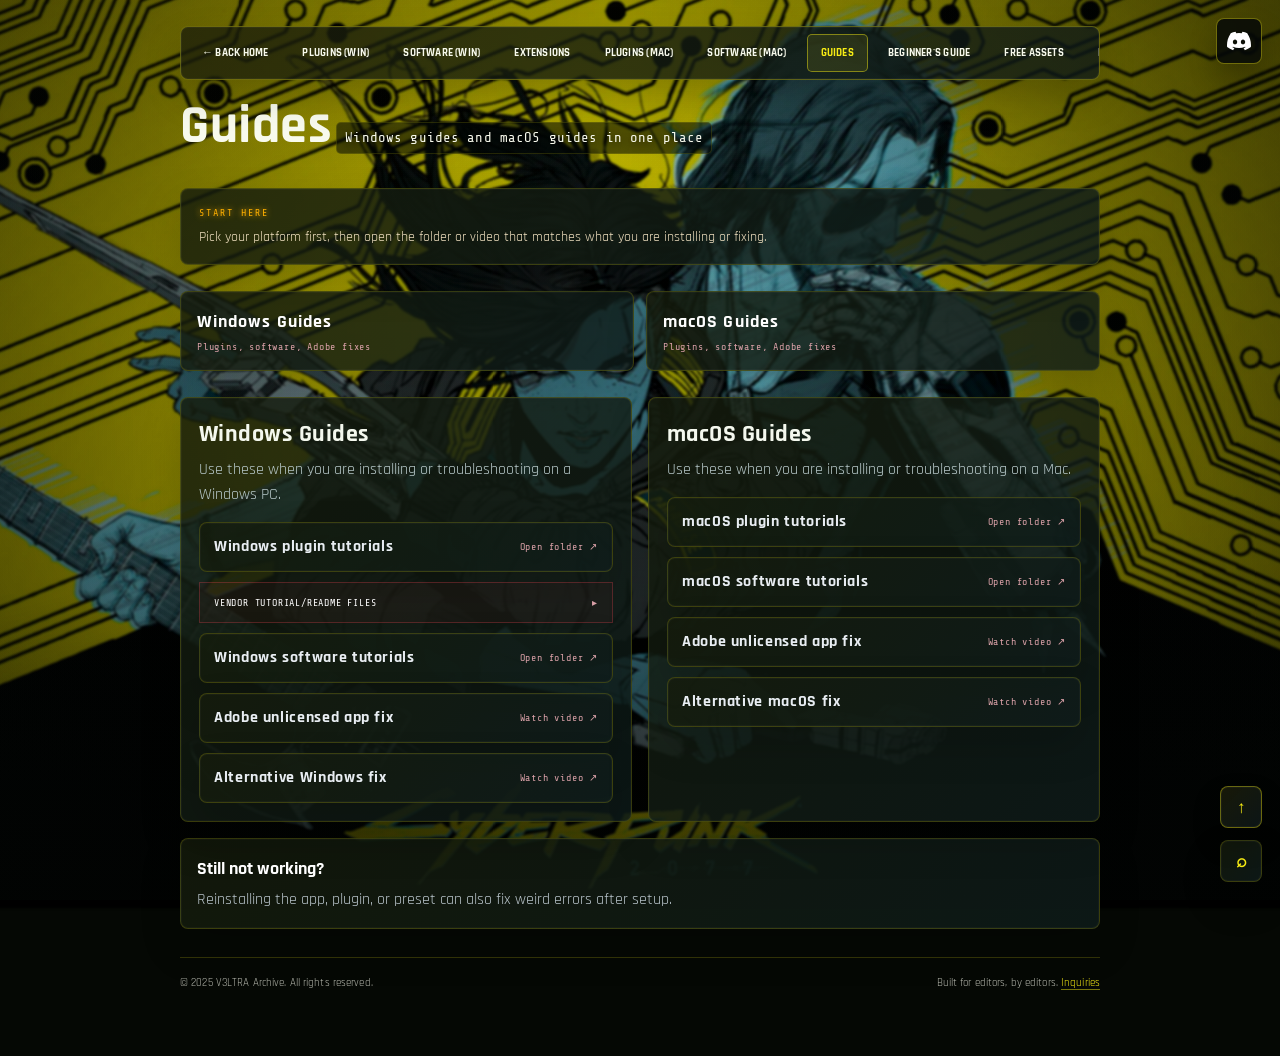
<file: guides.html>
<!DOCTYPE html>
<html lang="en">
<head>
<meta charset="UTF-8">
<meta name="viewport" content="width=device-width, initial-scale=1.0">
<meta name="theme-color" content="#05030a">
<meta name="description" content="V3LTRA.xyz guides for Windows and macOS plugin, software, and Adobe app troubleshooting tutorials.">
<title>V3LTRA.xyz — Guides</title>
<link rel="preload" href="bg.webp" as="image" type="image/webp">
<link href="https://fonts.googleapis.com/css2?family=Rajdhani:wght@300;400;600;700&family=Share+Tech+Mono&display=swap" rel="stylesheet">
<style>
  *, *::before, *::after { box-sizing: border-box; margin: 0; padding: 0; }
  :root { --amber:#d4922e;--gold:#fff0a0;--cyan:#00f5ff;--magenta:#ff2d95;--rust:#a03010;--dim:#4a3418;--card-bg:rgba(6,4,12,0.80); }
  html, body { min-height:100%; background:#05030a; font-family:'Rajdhani',sans-serif; color:var(--gold); overflow-x:hidden; }
  #bg-image { position:fixed; inset:0; width:100%; height:100%; object-fit:cover; z-index:0; }
  .scanlines { position:fixed; inset:0; background:repeating-linear-gradient(0deg,transparent,transparent 3px,rgba(0,0,0,0.07) 3px,rgba(0,0,0,0.07) 4px); pointer-events:none; z-index:4; }
  .vignette { position:fixed; inset:0; background:radial-gradient(ellipse at center,transparent 35%,rgba(0,0,0,0.78) 100%); pointer-events:none; z-index:5; }
  .page { position:relative; z-index:10; max-width:720px; margin:0 auto; padding:40px 20px 90px; }
  .nav { display:flex; align-items:center; gap:8px; margin-bottom:30px; flex-wrap:wrap; }
  .nav a { font-family:'Share Tech Mono',monospace; font-size:11px; letter-spacing:.15em; text-transform:uppercase; color:#fff; text-decoration:none; padding:8px 14px; border:1px solid rgba(0,245,255,.25); background:rgba(0,0,0,.5); transition:all .2s; text-shadow:0 0 8px rgba(0,245,255,.4); }
  .nav a:hover { border-color:var(--cyan); background:rgba(0,245,255,.08); }
  .nav a.active { border-color:var(--cyan); color:var(--cyan); background:rgba(0,245,255,.06); }
  .nav a:first-child { border-color:rgba(255,45,149,.45); color:#fff; background:linear-gradient(135deg,rgba(255,45,149,.12),rgba(0,245,255,.08)); text-shadow:0 0 10px rgba(0,245,255,.55); }
  .phead { margin-bottom:26px; }
  .phead h1 { font-size:clamp(30px,7vw,42px); font-weight:700; letter-spacing:.08em; text-transform:uppercase; color:#fff; text-shadow:0 0 22px rgba(0,245,255,.6),0 0 44px rgba(255,45,149,.35),0 2px 0 rgba(0,0,0,1); position:relative; display:inline-block; }
  .phead .sub { font-family:'Share Tech Mono',monospace; font-size:11px; color:#fff; letter-spacing:.14em; margin-top:10px; background:rgba(0,0,0,.5); display:inline-block; padding:3px 8px; text-shadow:0 0 10px rgba(0,245,255,.6); }
  .notice { border:1px solid rgba(212,146,46,.4); background:rgba(20,10,0,.6); padding:14px 16px; margin-bottom:26px; position:relative; }
  .notice .n-title { font-family:'Share Tech Mono',monospace; font-size:10px; letter-spacing:.2em; color:var(--amber); text-transform:uppercase; margin-bottom:6px; text-shadow:0 0 6px var(--amber); }
  .notice .n-body { font-size:14px; line-height:1.6; color:#f0e0c0; }
  .guide-jump { display:grid; grid-template-columns:repeat(2,minmax(0,1fr)); gap:12px; margin-bottom:26px; }
  .jump-card { display:block; text-decoration:none; color:#fff; border:1px solid rgba(240,68,85,.36); background:rgba(7,10,17,.88); padding:16px; transition:border-color .18s,background .18s; }
  .jump-card:hover { border-color:rgba(240,68,85,.7); background:rgba(15,9,13,.94); }
  .jump-card strong { display:block; font-size:18px; letter-spacing:.06em; }
  .jump-card span { display:block; margin-top:4px; font-family:'Share Tech Mono',monospace; font-size:10px; color:#d9a0a7; letter-spacing:.08em; }
  .guide-grid { display:grid; grid-template-columns:repeat(2,minmax(0,1fr)); gap:16px; }
  .guide-panel { border:1px solid rgba(240,68,85,.24); border-left:2px solid rgba(240,68,85,.68); background:rgba(7,10,17,.88); padding:18px; }
  .guide-panel h2 { font-size:24px; color:#fff; letter-spacing:.06em; margin-bottom:6px; }
  .guide-panel p { color:#b8c3ca; line-height:1.55; margin-bottom:14px; }
  .guide-list { display:flex; flex-direction:column; gap:10px; }
  .guide-link { display:flex; align-items:center; justify-content:space-between; gap:14px; min-height:50px; color:#e8edf2; text-decoration:none; border:1px solid rgba(240,68,85,.3); background:rgba(240,68,85,.045); padding:12px 14px; transition:border-color .18s,background .18s; }
  .guide-link:hover { border-color:rgba(240,68,85,.66); background:rgba(240,68,85,.09); }
  .guide-link strong { display:block; font-size:16px; letter-spacing:.04em; }
  .guide-link span { font-family:'Share Tech Mono',monospace; font-size:10px; color:#d9a0a7; letter-spacing:.08em; white-space:nowrap; }
  .resource-panel { border:1px solid rgba(240,68,85,.28); background:rgba(240,68,85,.04); }
  .resource-panel > summary { list-style:none; cursor:pointer; display:flex; align-items:center; justify-content:space-between; gap:12px; padding:12px 14px; color:#fff; font-family:'Share Tech Mono',monospace; font-size:10px; letter-spacing:.08em; text-transform:uppercase; }
  .resource-panel > summary::-webkit-details-marker { display:none; }
  .resource-panel[open] > summary { border-bottom:1px solid rgba(240,68,85,.2); }
  .resource-panel .chev { color:#d9a0a7; transition:transform .18s; }
  .resource-panel[open] .chev { transform:rotate(90deg); }
  .resource-grid { display:grid; grid-template-columns:1fr; gap:8px; padding:12px; }
  .resource-link { display:flex; align-items:center; justify-content:space-between; gap:12px; color:#e8edf2; text-decoration:none; border:1px solid rgba(240,68,85,.24); background:rgba(7,10,17,.72); padding:9px 10px; font-family:'Share Tech Mono',monospace; font-size:10px; letter-spacing:.06em; transition:border-color .18s,background .18s; }
  .resource-link:hover { border-color:rgba(240,68,85,.58); background:rgba(240,68,85,.08); }
  .resource-link span:last-child { color:#d9a0a7; white-space:nowrap; }
  .fix-panel { margin-top:16px; border:1px solid rgba(0,245,255,.16); background:rgba(7,10,17,.82); padding:16px; }
  .fix-panel strong { display:block; color:#fff; font-size:18px; margin-bottom:6px; }
  .fix-panel p { color:#b8c3ca; line-height:1.55; }
  .footer { font-family:'Share Tech Mono',monospace; font-size:9px; color:rgba(180,205,211,.48); letter-spacing:.08em; text-align:center; line-height:2; margin-top:40px; }
  .legal-link { color:#e9a8b0; text-decoration:underline; text-decoration-color:rgba(240,68,85,.45); text-underline-offset:3px; }
  .legal-link:hover { color:#fff; text-decoration-color:#f04455; }
  @media (max-width:700px) { .page { padding:32px 16px 58px; } .guide-grid, .guide-jump { grid-template-columns:1fr; } .nav a { padding:8px 10px; font-size:10px; } .guide-link, .resource-link { align-items:flex-start; flex-direction:column; gap:4px; } }
  @media(prefers-reduced-motion:reduce){*,*::before,*::after{animation:none!important;transition:none!important}}
</style>
<link rel="stylesheet" href="curated.css">
</head>
<body>
<img id="bg-image" src="bg.webp" alt="" decoding="async" fetchpriority="high">
<div class="scanlines"></div>
<div class="vignette"></div>
<div class="page">
  <div class="nav">
    <a href="index.html" aria-label="V3LTRA.xyz home">← BACK HOME</a>
    <a href="plugins.html">PLUGINS (WIN)</a>
    <a href="software.html">SOFTWARE (WIN)</a>
    <a href="extensions.html">EXTENSIONS</a>
    <a href="plugins-mac.html">PLUGINS (MAC)</a>
    <a href="software-mac.html">SOFTWARE (MAC)</a>
    <a class="active" href="guides.html">GUIDES</a>
  </div>

  <div class="phead">
    <h1 data-text="Guides">Guides</h1>
    <div class="sub">Windows guides and macOS guides in one place</div>
  </div>

  <div class="notice">
    <div class="n-title">START HERE</div>
    <div class="n-body">Pick your platform first, then open the folder or video that matches what you are installing or fixing.</div>
  </div>

  <div class="guide-jump" aria-label="Guide sections">
    <a class="jump-card" href="#windows-guides"><strong>Windows Guides</strong><span>Plugins, software, Adobe fixes</span></a>
    <a class="jump-card" href="#macos-guides"><strong>macOS Guides</strong><span>Plugins, software, Adobe fixes</span></a>
  </div>

  <div class="guide-grid">
    <section class="guide-panel" id="windows-guides" aria-labelledby="windows-guides-title">
      <h2 id="windows-guides-title">Windows Guides</h2>
      <p>Use these when you are installing or troubleshooting on a Windows PC.</p>
      <div class="guide-list">
        <a class="guide-link" href="https://mega.nz/folder/UAVFAZhR#se9HWGCtU87jRb6lmj-nDA" target="_blank" rel="noopener noreferrer"><strong>Windows plugin tutorials</strong><span>Open folder ↗</span></a>
        <details class="resource-panel">
          <summary><span>Vendor tutorial/readme files</span><span class="chev">▸</span></summary>
          <div class="resource-grid">
            <a class="resource-link" href="https://gofile.io/d/jGm8Dc" target="_blank" rel="noopener noreferrer"><span>Andrew Yang Bundle</span><span>Open ↗</span></a>
            <a class="resource-link" href="https://gofile.io/d/aTQ3Kp" target="_blank" rel="noopener noreferrer"><span>Auto Chroma</span><span>Open ↗</span></a>
            <a class="resource-link" href="https://gofile.io/d/A9emCD" target="_blank" rel="noopener noreferrer"><span>BAO</span><span>Open ↗</span></a>
            <a class="resource-link" href="https://gofile.io/d/EdLJqa" target="_blank" rel="noopener noreferrer"><span>Baskl</span><span>Open ↗</span></a>
            <a class="resource-link" href="https://gofile.io/d/CPvXGp" target="_blank" rel="noopener noreferrer"><span>BGRA Entertainment</span><span>Open ↗</span></a>
            <a class="resource-link" href="https://gofile.io/d/u3ZwZx" target="_blank" rel="noopener noreferrer"><span>Blace Plugins</span><span>Open ↗</span></a>
            <a class="resource-link" href="https://gofile.io/d/AvRy3u" target="_blank" rel="noopener noreferrer"><span>Boris</span><span>Open ↗</span></a>
            <a class="resource-link" href="https://gofile.io/d/SGvPYM" target="_blank" rel="noopener noreferrer"><span>Crossphere</span><span>Open ↗</span></a>
            <a class="resource-link" href="https://gofile.io/d/i2LrmM" target="_blank" rel="noopener noreferrer"><span>Dragoy</span><span>Open ↗</span></a>
            <a class="resource-link" href="https://gofile.io/d/1MG2Dk" target="_blank" rel="noopener noreferrer"><span>Element Supply Co</span><span>Open ↗</span></a>
            <a class="resource-link" href="https://gofile.io/d/6pAifJ" target="_blank" rel="noopener noreferrer"><span>FilmConvert</span><span>Open ↗</span></a>
            <a class="resource-link" href="https://gofile.io/d/K3ZRrs" target="_blank" rel="noopener noreferrer"><span>Frischluft</span><span>Open ↗</span></a>
            <a class="resource-link" href="https://gofile.io/d/fe5Ylq" target="_blank" rel="noopener noreferrer"><span>Irrealix</span><span>Open ↗</span></a>
            <a class="resource-link" href="https://gofile.io/d/5e7KD4" target="_blank" rel="noopener noreferrer"><span>Maxon</span><span>Open ↗</span></a>
            <a class="resource-link" href="https://gofile.io/d/9bPF7m" target="_blank" rel="noopener noreferrer"><span>Mettle</span><span>Open ↗</span></a>
            <a class="resource-link" href="https://gofile.io/d/tZD480" target="_blank" rel="noopener noreferrer"><span>Pixel Sorter Studio</span><span>Open ↗</span></a>
            <a class="resource-link" href="https://gofile.io/d/GT6Pg5" target="_blank" rel="noopener noreferrer"><span>Plugin Everything</span><span>Open ↗</span></a>
            <a class="resource-link" href="https://gofile.io/d/hLkMQh" target="_blank" rel="noopener noreferrer"><span>Production Crate</span><span>Open ↗</span></a>
            <a class="resource-link" href="https://gofile.io/d/j0OE6b" target="_blank" rel="noopener noreferrer"><span>REVisionFX</span><span>Open ↗</span></a>
            <a class="resource-link" href="https://gofile.io/d/oCoXfA" target="_blank" rel="noopener noreferrer"><span>Rowbyte</span><span>Open ↗</span></a>
            <a class="resource-link" href="https://gofile.io/d/sZR5wb" target="_blank" rel="noopener noreferrer"><span>Satori</span><span>Open ↗</span></a>
            <a class="resource-link" href="https://gofile.io/d/2qNc8C" target="_blank" rel="noopener noreferrer"><span>Unsorted</span><span>Open ↗</span></a>
            <a class="resource-link" href="https://gofile.io/d/fnfz99" target="_blank" rel="noopener noreferrer"><span>Video Copilot</span><span>Open ↗</span></a>
            <a class="resource-link" href="https://gofile.io/d/Vl7Hyz" target="_blank" rel="noopener noreferrer"><span>Vimager Bundle</span><span>Open ↗</span></a>
            <a class="resource-link" href="https://gofile.io/d/a39sPm" target="_blank" rel="noopener noreferrer"><span>Zaebects</span><span>Open ↗</span></a>
          </div>
        </details>
        <a class="guide-link" href="https://mega.nz/folder/4FFy2R7S#kKqTHrsU_s3NyN67sznRFg" target="_blank" rel="noopener noreferrer"><strong>Windows software tutorials</strong><span>Open folder ↗</span></a>
        <a class="guide-link" href="https://youtu.be/hTASdL0oVi4?si=JeGUXHPvx-3Of2eN" target="_blank" rel="noopener noreferrer"><strong>Adobe unlicensed app fix</strong><span>Watch video ↗</span></a>
        <a class="guide-link" href="https://youtu.be/JkO9uWe97rA?si=6N-1DRTVPK4OqSEC" target="_blank" rel="noopener noreferrer"><strong>Alternative Windows fix</strong><span>Watch video ↗</span></a>
      </div>
    </section>

    <section class="guide-panel" id="macos-guides" aria-labelledby="macos-guides-title">
      <h2 id="macos-guides-title">macOS Guides</h2>
      <p>Use these when you are installing or troubleshooting on a Mac.</p>
      <div class="guide-list">
        <a class="guide-link" href="https://mega.nz/folder/9BMiQI4A#7IJdi1JAhf9BjBJVphd5uw" target="_blank" rel="noopener noreferrer"><strong>macOS plugin tutorials</strong><span>Open folder ↗</span></a>
        <a class="guide-link" href="https://mega.nz/folder/1FEQyCpZ#KnMlyJGX2WNTsaB39YbXjg" target="_blank" rel="noopener noreferrer"><strong>macOS software tutorials</strong><span>Open folder ↗</span></a>
        <a class="guide-link" href="https://youtu.be/G1KsdUkblEg?si=s2-hEpwUO628AU7p" target="_blank" rel="noopener noreferrer"><strong>Adobe unlicensed app fix</strong><span>Watch video ↗</span></a>
        <a class="guide-link" href="https://youtu.be/jBDyh_KJSNY?si=AnA2f7DiHbuPzQwW" target="_blank" rel="noopener noreferrer"><strong>Alternative macOS fix</strong><span>Watch video ↗</span></a>
      </div>
    </section>
  </div>

  <div class="fix-panel">
    <strong>Still not working?</strong>
    <p>Reinstalling the app, plugin, or preset can also fix weird errors after setup.</p>
  </div>

  <div class="footer">
    <div>&copy; 2025 V3LTRA Archive. All rights reserved.</div>
    <div>Built for editors, by editors. <a class="legal-link" href="mailto:vltralegal@gmail.com">Inquiries</a></div>
  </div>
</div>
<script src="v3ltra.js" defer></script>
</body>
</html>
</file>
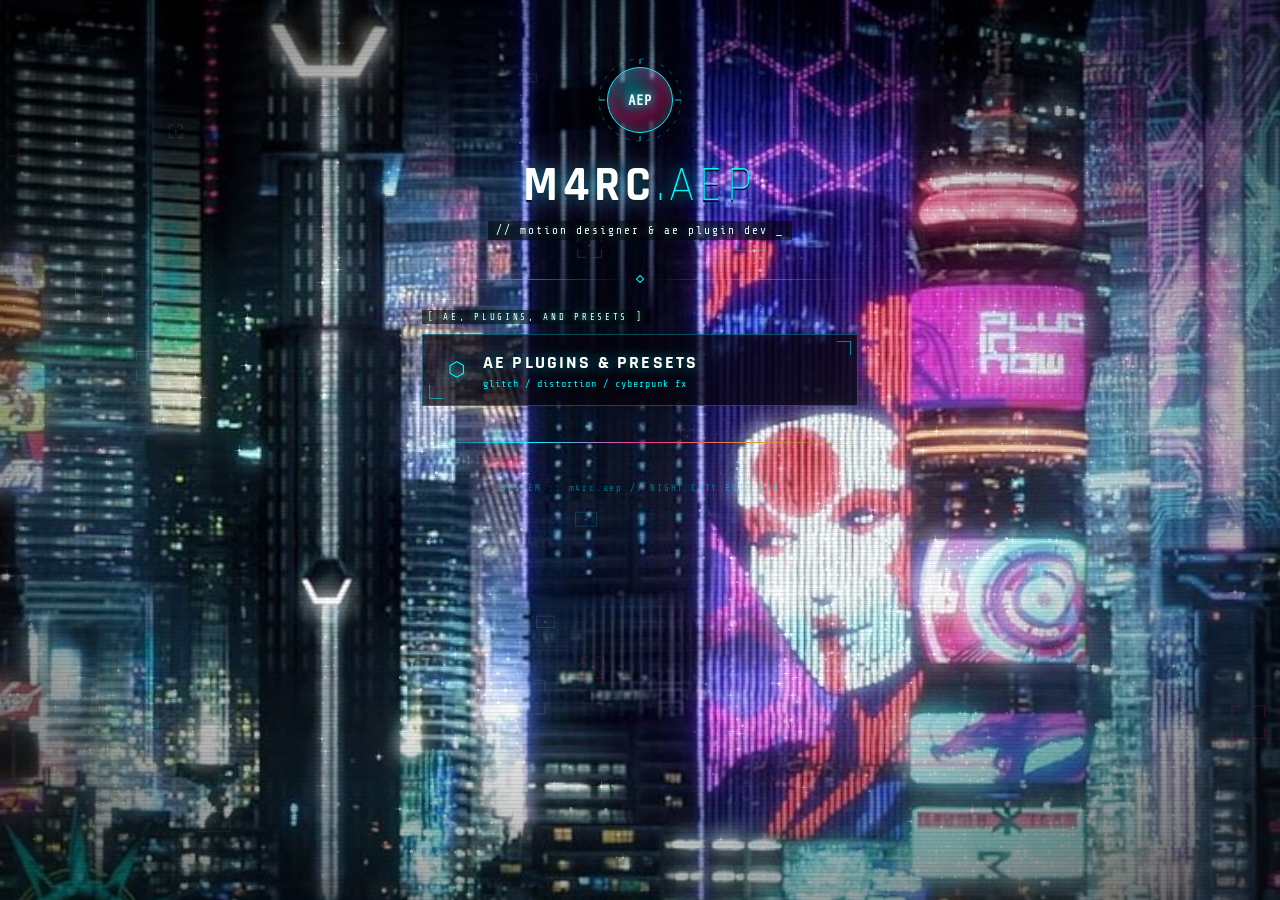
<file: index 2.html>
<!DOCTYPE html>
<html lang="en">
<head>
<meta charset="UTF-8">
<meta name="viewport" content="width=device-width, initial-scale=1.0">
<title>m4rc.aep</title>
<link href="https://fonts.googleapis.com/css2?family=Rajdhani:wght@300;400;600;700&family=Share+Tech+Mono&display=swap" rel="stylesheet">
<style>
  *, *::before, *::after { box-sizing: border-box; margin: 0; padding: 0; }
  :root {
    --amber: #d4922e;
    --gold:  #fff0a0;
    --cyan:  #00f5ff;
    --magenta: #ff2d95;
    --rust:  #a03010;
    --dim:   #4a3418;
    --card-bg: rgba(6, 4, 12, 0.72);
  }
  html, body { min-height: 100%; background: #05030a; font-family: 'Rajdhani', sans-serif; color: var(--gold); overflow-x: hidden; }

  /* Image sits at the very bottom, fully visible */
  #bg-image {
    position: fixed; inset: 0; width: 100%; height: 100%;
    object-fit: cover; z-index: 0;
  }
  /* Glow layer driven by JS - screen-blended neon bloom sampled from image */
  #glow-canvas { position: fixed; inset: 0; width:100%; height:100%; z-index: 1; mix-blend-mode: screen; pointer-events:none; }
  /* Particle cyberspace layer */
  #particle-canvas { position: fixed; inset: 0; width: 100%; height: 100%; z-index: 2; pointer-events: none; }
  #markers-canvas { position: fixed; inset: 0; pointer-events: none; z-index: 3; opacity: 0.5; }

  .scanlines {
    position: fixed; inset: 0;
    background: repeating-linear-gradient(0deg, transparent, transparent 3px, rgba(0,0,0,0.07) 3px, rgba(0,0,0,0.07) 4px);
    pointer-events: none; z-index: 4;
  }
  .vignette {
    position: fixed; inset: 0;
    background: radial-gradient(ellipse at center, transparent 42%, rgba(0,0,0,0.68) 100%);
    pointer-events: none; z-index: 5;
  }
  .glitch-strip {
    position: fixed; left: 0; right: 0; height: 2px;
    background: var(--cyan); opacity: 0; pointer-events: none; z-index: 6;
    animation: strip-flash 9s infinite;
  }
  @keyframes strip-flash { 0%,88%,100%{opacity:0} 89%{opacity:.7;top:28%} 90%{opacity:0} 92%{opacity:.4;top:63%} 93%{opacity:0} }

  .page { position: relative; z-index: 10; max-width: 480px; margin: 0 auto; padding: 56px 22px 80px; display: flex; flex-direction: column; align-items: center; }

  .header { text-align: center; margin-bottom: 36px; }
  .avatar-ring { width: 88px; height: 88px; margin: 0 auto 18px; position: relative; }
  .avatar-ring svg { width: 100%; height: 100%; animation: ring-spin 14s linear infinite; }
  @keyframes ring-spin { from{transform:rotate(0deg)} to{transform:rotate(360deg)} }
  .avatar-inner {
    position: absolute; inset: 11px; border-radius: 50%;
    background: radial-gradient(circle at 38% 32%, rgba(0,245,255,0.35), rgba(255,45,149,0.35) 50%, rgba(6,3,12,0.95));
    border: 1px solid var(--cyan);
    display: flex; align-items: center; justify-content: center;
    font-family: 'Share Tech Mono', monospace; font-size: 14px; font-weight: bold;
    color: #fff; text-shadow: 0 0 8px var(--cyan);
    box-shadow: inset 0 0 12px rgba(0,245,255,0.25);
  }

  .name {
    font-size: clamp(34px,9vw,48px); font-weight: 700; letter-spacing: .1em;
    text-transform: uppercase; line-height: 1; color: #fff;
    text-shadow: 0 0 22px rgba(0,245,255,.6), 0 0 44px rgba(255,45,149,.4), 0 2px 0 rgba(0,0,0,1);
    position: relative; display: inline-block;
  }
  .name .ext { color: var(--cyan); font-weight: 300; text-shadow: 0 0 16px rgba(0,245,255,1), 0 2px 0 rgba(0,0,0,1); }
  .name::before,.name::after { content: attr(data-text); position: absolute; top:0; left:0; width:100%; overflow:hidden; clip-path:inset(100% 0 0 0); }
  .name::before { color:var(--cyan); animation:glitch-a 5s infinite steps(1); mix-blend-mode:screen; }
  .name::after  { color:var(--magenta); animation:glitch-b 5s infinite steps(1); mix-blend-mode:screen; }
  @keyframes glitch-a { 0%,84%,100%{clip-path:inset(100% 0 0 0);transform:translate(0)} 85%{clip-path:inset(8% 0 62% 0);transform:translate(-3px,1px)} 87%{clip-path:inset(38% 0 32% 0);transform:translate(3px,-1px)} 89%{clip-path:inset(100% 0 0 0)} }
  @keyframes glitch-b { 0%,86%,100%{clip-path:inset(100% 0 0 0);transform:translate(0)} 87%{clip-path:inset(53% 0 22% 0);transform:translate(4px,0)} 90%{clip-path:inset(18% 0 68% 0);transform:translate(-4px,2px)} 92%{clip-path:inset(100% 0 0 0)} }

  .tagline {
    font-family:'Share Tech Mono',monospace; font-size:11px; color:#fff;
    letter-spacing:.18em; margin-top:11px;
    text-shadow:0 0 10px rgba(0,245,255,.7), 0 1px 4px rgba(0,0,0,1);
    background:rgba(0,0,0,.55); display:inline-block; padding:3px 8px;
  }
  .cursor{animation:blink 1s step-end infinite}
  @keyframes blink{0%,100%{opacity:1}50%{opacity:0}}

  .divider { width:100%; display:flex; align-items:center; gap:10px; margin-bottom:28px; }
  .divider-line { flex:1; height:1px; background:linear-gradient(90deg,transparent,var(--cyan),transparent); opacity:.5; }
  .divider-diamond { width:6px; height:6px; border:1px solid var(--cyan); transform:rotate(45deg); flex-shrink:0; }

  .section-label {
    font-family:'Share Tech Mono',monospace; font-size:9px; letter-spacing:.3em;
    color:#fff; text-shadow:0 0 6px var(--cyan); text-transform:uppercase;
    align-self:flex-start; margin-bottom:10px; background:rgba(0,0,0,.6); padding:2px 6px;
  }

  .links { width:100%; display:flex; flex-direction:column; gap:12px; margin-bottom:36px; }
  .link-card {
    display:block; position:relative; width:100%; padding:16px 20px;
    text-decoration:none; color:inherit;
    border:1px solid rgba(0,245,255,.30); background:var(--card-bg);
    overflow:hidden; transition:border-color .2s,background .2s; backdrop-filter:blur(5px);
  }
  .link-card::before { content:''; position:absolute; top:0; left:-100%; width:100%; height:100%; background:linear-gradient(90deg,transparent,rgba(0,245,255,.14),transparent); transition:left .45s; }
  .link-card:hover::before{left:100%}
  .link-card:hover{border-color:var(--cyan);background:rgba(8,6,18,.85)}
  .link-card::after { content:''; position:absolute; top:6px; right:6px; width:14px; height:14px; border-top:1px solid var(--cyan); border-right:1px solid var(--cyan); opacity:.5; transition:opacity .2s; }
  .link-card:hover::after{opacity:1}
  .card-corner-bl { position:absolute; bottom:6px; left:6px; width:14px; height:14px; border-bottom:1px solid var(--cyan); border-left:1px solid var(--cyan); opacity:.5; pointer-events:none; transition:opacity .2s; }
  .link-card:hover .card-corner-bl{opacity:1}
  .card-header{display:flex;align-items:center;gap:14px}
  .card-icon{font-size:20px;width:26px;text-align:center;flex-shrink:0;filter:drop-shadow(0 0 6px var(--cyan))}
  .card-title{ font-size:18px;font-weight:700;letter-spacing:.12em;text-transform:uppercase; color:#fff;text-shadow:0 0 12px rgba(0,245,255,.6),0 1px 3px rgba(0,0,0,1); }
  .card-sub{ font-family:'Share Tech Mono',monospace;font-size:10px;color:var(--cyan); margin-top:4px;letter-spacing:.1em;text-shadow:0 1px 4px rgba(0,0,0,1); }
  .card-arrow{ margin-left:auto;font-size:16px;color:var(--cyan); opacity:0;transform:translateX(-6px); transition:opacity .2s,transform .2s;flex-shrink:0; text-shadow:0 0 8px var(--cyan); }
  .link-card:hover .card-arrow{opacity:1;transform:translateX(0)}

  .pulse-bar { width:100%;height:1px; background:linear-gradient(90deg,transparent,var(--cyan),var(--magenta),var(--amber),transparent); margin-bottom:36px;position:relative;overflow:hidden; }
  .pulse-bar::after{ content:'';position:absolute;top:0;left:-50%;width:50%;height:100%; background:rgba(255,255,255,.7);animation:bar-sweep 3.5s ease-in-out infinite; }
  @keyframes bar-sweep{0%{left:-50%}100%{left:150%}}

  .footer{ font-family:'Share Tech Mono',monospace;font-size:9px; color:rgba(0,245,255,.4);letter-spacing:.2em;text-align:center;line-height:2; }

  @media(prefers-reduced-motion:reduce){*,*::before,*::after{animation:none!important;transition:none!important}}
</style>
</head>
<body>
<img id="bg-image" src="[data-uri]" alt="">
<canvas id="glow-canvas"></canvas>
<canvas id="particle-canvas"></canvas>
<canvas id="markers-canvas"></canvas>
<div class="scanlines"></div>
<div class="vignette"></div>
<div class="glitch-strip"></div>

<div class="page">
  <div class="header">
    <div class="avatar-ring">
      <svg viewBox="0 0 90 90" fill="none" xmlns="http://www.w3.org/2000/svg">
        <circle cx="45" cy="45" r="42" stroke="#00f5ff" stroke-width="0.5" stroke-dasharray="4 7" opacity="0.7"/>
        <circle cx="45" cy="45" r="37" stroke="#ff2d95" stroke-width="0.3" stroke-dasharray="2 16" opacity="0.35"/>
        <line x1="3" y1="45" x2="9" y2="45" stroke="#00f5ff" stroke-width="1" opacity="0.9"/>
        <line x1="81" y1="45" x2="87" y2="45" stroke="#00f5ff" stroke-width="1" opacity="0.9"/>
        <line x1="45" y1="3" x2="45" y2="8" stroke="#00f5ff" stroke-width="1" opacity="0.9"/>
        <line x1="45" y1="82" x2="45" y2="87" stroke="#00f5ff" stroke-width="1" opacity="0.9"/>
      </svg>
      <div class="avatar-inner">AEP</div>
    </div>
    <div class="name" data-text="m4rc.aep">m4rc<span class="ext">.aep</span></div>
    <div class="tagline">// motion designer &amp; ae plugin dev <span class="cursor">_</span></div>
  </div>

  <div class="divider">
    <div class="divider-line"></div>
    <div class="divider-diamond"></div>
    <div class="divider-line"></div>
  </div>

  <div class="section-label">[ AE, PLUGINS, AND PRESETS ]</div>
  <div class="links">
    <a class="link-card" href="https://mega.nz/folder/VEFwyCwK#x7Agjs3EssDDtAepotj-8w" target="_blank" rel="noopener">
      <div class="card-corner-bl"></div>
      <div class="card-header">
        <div class="card-icon" style="color:#00f5ff;">&#11041;</div>
        <div>
          <div class="card-title">AE Plugins &amp; Presets</div>
          <div class="card-sub">glitch / distortion / cyberpunk fx</div>
        </div>
        <div class="card-arrow">&#8594;</div>
      </div>
    </a>
  </div>

  <div class="pulse-bar"></div>
  <div class="footer"><div>SYSTEM :: m4rc.aep // NIGHT CITY EDIT LAB</div></div>
</div>

<script>
// ══════════════════════════════════════════════════════
//  NIGHT CITY CYBERSPACE
//  Layers (bottom -> top):
//   0. <img> the Cyberpunk skyline, fully visible
//   1. glow-canvas: neon bloom sampled from bright image
//      pixels, screen-blended so the CITY ITSELF glows
//   2. particle-canvas: dense fine points snapped to the
//      image's bright pixels (its "data" form), drifting
//      and twinkling like the cyberspace mesh references
//   3. markers-canvas: AE tracking markers
// ══════════════════════════════════════════════════════

const bgImg = document.getElementById('bg-image');

// ---- sampler (reads image pixels) ----
const sampler = document.createElement('canvas');
const sCtx = sampler.getContext('2d', { willReadFrequently: true });
let imgData = null;

function buildSampler() {
  if (!bgImg.complete || !bgImg.naturalWidth) return false;
  const W = window.innerWidth, H = window.innerHeight;
  const SW = Math.max(1, Math.floor(W/2)), SH = Math.max(1, Math.floor(H/2));
  sampler.width = SW; sampler.height = SH;
  // object-fit: cover mapping
  const scale = Math.max(SW/bgImg.naturalWidth, SH/bgImg.naturalHeight);
  const w = bgImg.naturalWidth*scale, h = bgImg.naturalHeight*scale;
  const x = (SW-w)/2, y = (SH-h)/2;
  sCtx.clearRect(0,0,SW,SH);
  sCtx.drawImage(bgImg, x, y, w, h);
  imgData = sCtx.getImageData(0,0,SW,SH);
  return true;
}
function sampleAt(px, py) {
  if (!imgData) return [0,0,0];
  const SW = imgData.width, SH = imgData.height;
  const sx = Math.max(0,Math.min(SW-1, Math.floor(px/window.innerWidth*SW)));
  const sy = Math.max(0,Math.min(SH-1, Math.floor(py/window.innerHeight*SH)));
  const i = (sy*SW+sx)*4;
  return [imgData.data[i], imgData.data[i+1], imgData.data[i+2]];
}

// ══ LAYER 1: NEON GLOW BLOOM from the image ══
const glowCanvas = document.getElementById('glow-canvas');
const glCtx = glowCanvas.getContext('2d');
let glowSpots = [];   // precomputed bright spots to bloom

function buildGlow() {
  glowSpots = [];
  if (!imgData) return;
  const SW = imgData.width, SH = imgData.height;
  const W = window.innerWidth, H = window.innerHeight;
  // scan grid, find bright/saturated pixels = neon signs
  const step = 6;
  for (let sy=0; sy<SH; sy+=step) {
    for (let sx=0; sx<SW; sx+=step) {
      const i=(sy*SW+sx)*4;
      const r=imgData.data[i],g=imgData.data[i+1],b=imgData.data[i+2];
      const lum=(r+g+b)/765;
      const maxc=Math.max(r,g,b), minc=Math.min(r,g,b);
      const sat=maxc===0?0:(maxc-minc)/maxc;
      // neon = bright AND (saturated OR very bright white light)
      if (lum>0.42 && (sat>0.35 || lum>0.62)) {
        glowSpots.push({
          x: sx/SW*W, y: sy/SH*H,
          r: 8+Math.random()*22,
          col:[r,g,b],
          base: Math.min(1, (lum-0.4)*1.3),
          fPhase: Math.random()*Math.PI*2,
          fSpeed: 0.5+Math.random()*3.5,     // flicker speed
          fType: Math.random(),               // determines flicker character
        });
      }
    }
  }
}

function drawGlow(time) {
  const W=glowCanvas.width, H=glowCanvas.height;
  glCtx.clearRect(0,0,W,H);
  for (const s of glowSpots) {
    // flicker: some steady, some strobe, some occasional dropout (broken sign)
    let f;
    if (s.fType < 0.15) {
      // broken sign: mostly on, random hard dropouts
      f = (Math.sin(time*12+s.fPhase) > -0.7) ? 1 : 0.15;
    } else if (s.fType < 0.4) {
      // fast strobe
      f = 0.55 + 0.45*Math.sin(time*s.fSpeed*2.2 + s.fPhase);
    } else {
      // gentle breathe
      f = 0.75 + 0.25*Math.sin(time*s.fSpeed*0.5 + s.fPhase);
    }
    const a = s.base * f * 0.5;
    if (a <= 0.02) continue;
    const [r,g,b]=s.col;
    const grd = glCtx.createRadialGradient(s.x,s.y,0,s.x,s.y,s.r);
    grd.addColorStop(0, `rgba(${r},${g},${b},${a})`);
    grd.addColorStop(0.5, `rgba(${r},${g},${b},${a*0.4})`);
    grd.addColorStop(1, `rgba(${r},${g},${b},0)`);
    glCtx.beginPath(); glCtx.arc(s.x,s.y,s.r,0,Math.PI*2);
    glCtx.fillStyle=grd; glCtx.fill();
  }
}

// ══ LAYER 2: CYBERSPACE PARTICLE MESH ══
// Dense fine points snapped to bright image pixels, drifting/twinkling
const pCanvas = document.getElementById('particle-canvas');
const pCtx = pCanvas.getContext('2d');
let particles = [];

function buildParticles() {
  particles = [];
  if (!imgData) return;
  const SW=imgData.width, SH=imgData.height;
  const W=window.innerWidth, H=window.innerHeight;
  const step = 3;  // very dense
  for (let sy=0; sy<SH; sy+=step) {
    for (let sx=0; sx<SW; sx+=step) {
      const i=(sy*SW+sx)*4;
      const r=imgData.data[i],g=imgData.data[i+1],b=imgData.data[i+2];
      const lum=(r+g+b)/765;
      // place a point where the city has light; denser where brighter
      if (lum > 0.16 && Math.random() < (lum*0.9)) {
        particles.push({
          x: sx/SW*W, y: sy/SH*H,
          ox: sx/SW*W, oy: sy/SH*H,
          col:[r,g,b], lum,
          size: lum>0.55 ? (0.8+Math.random()*1.2) : (0.5+Math.random()*0.8),
          tw: Math.random()*Math.PI*2,        // twinkle phase
          twSpeed: 0.5+Math.random()*3,
          driftPhase: Math.random()*Math.PI*2,
          driftSpeed: 0.2+Math.random()*0.6,
          driftAmp: 0.6+Math.random()*2.2,
        });
      }
    }
  }
}

function drawParticles(time) {
  const W=pCanvas.width, H=pCanvas.height;
  pCtx.clearRect(0,0,W,H);
  pCtx.globalCompositeOperation='screen';
  for (const p of particles) {
    // gentle drift (like the cyberspace mesh breathing)
    const dx = Math.sin(time*p.driftSpeed + p.driftPhase)*p.driftAmp;
    const dy = Math.cos(time*p.driftSpeed*0.8 + p.driftPhase)*p.driftAmp*0.6;
    const x = p.ox+dx, y = p.oy+dy;
    // twinkle
    const tw = 0.45 + 0.55*Math.sin(time*p.twSpeed + p.tw);
    const a = (0.3 + p.lum*0.7) * tw;
    const [r,g,b]=p.col;
    // brighten toward white-hot core for bright ones
    const br = Math.min(255, r+p.lum*90);
    const bg = Math.min(255, g+p.lum*90);
    const bb = Math.min(255, b+p.lum*90);
    pCtx.beginPath();
    pCtx.arc(x, y, p.size, 0, Math.PI*2);
    pCtx.fillStyle = `rgba(${br|0},${bg|0},${bb|0},${a})`;
    pCtx.fill();
    // occasional bright point gets a tiny cross-glow spike
    if (p.lum>0.6 && tw>0.9) {
      pCtx.strokeStyle = `rgba(${br|0},${bg|0},${bb|0},${a*0.5})`;
      pCtx.lineWidth = 0.6;
      const L = p.size*3.5;
      pCtx.beginPath(); pCtx.moveTo(x-L,y); pCtx.lineTo(x+L,y);
      pCtx.moveTo(x,y-L); pCtx.lineTo(x,y+L); pCtx.stroke();
    }
  }
  pCtx.globalCompositeOperation='source-over';
}

// ══ MAIN LOOP ══
function resizeAll() {
  const W=window.innerWidth, H=window.innerHeight;
  for (const c of [glowCanvas,pCanvas]) { c.width=W; c.height=H; }
  if (buildSampler()) { buildGlow(); buildParticles(); }
}

let ready=false;
function tryInit(){ if (buildSampler()){ buildGlow(); buildParticles(); ready=true; } }
if (bgImg.complete) tryInit(); else bgImg.onload = tryInit;
window.addEventListener('resize', resizeAll);

function mainLoop(ts) {
  const time = ts/1000;
  const W=window.innerWidth, H=window.innerHeight;
  if (glowCanvas.width!==W){ glowCanvas.width=W; glowCanvas.height=H; pCanvas.width=W; pCanvas.height=H; }
  if (ready) { drawGlow(time); drawParticles(time); }
  requestAnimationFrame(mainLoop);
}
requestAnimationFrame(mainLoop);


// ══ AE TRACKING MARKERS ══
const mkCanvas=document.getElementById('markers-canvas');
const mkCtx=mkCanvas.getContext('2d');
function resizeMk(){ mkCanvas.width=window.innerWidth; mkCanvas.height=window.innerHeight; }
resizeMk(); window.addEventListener('resize', resizeMk);
const MK_CYAN='#00f5ff', MK_WHITE='#ffffffaa', MK_MAG='#ff2d95', MK_AMBER='#d4922e';
class Marker{
  constructor(){this.reset(true);}
  reset(s){ this.x=Math.random()*mkCanvas.width; this.y=Math.random()*mkCanvas.height;
    this.size=5+Math.random()*13; this.vx=(Math.random()-.5)*.22; this.vy=(Math.random()-.5)*.22;
    const roll=Math.random(); this.color=roll>.7?MK_CYAN:roll>.5?MK_MAG:roll>.3?MK_WHITE:MK_AMBER;
    this.alpha=.45+Math.random()*.45; this.maxLife=300+Math.random()*500;
    this.life=s?Math.floor(Math.random()*this.maxLife):0; this.glitching=false; this.glitchTimer=0;
    this.type=Math.random()>.55?'rect':'bracket'; }
  drawBracket(cx,cy,s,a){const gap=s*.32;mkCtx.save();mkCtx.globalAlpha=a;mkCtx.strokeStyle=this.glitching?MK_CYAN:this.color;mkCtx.lineWidth=.9;
    mkCtx.beginPath();mkCtx.moveTo(cx-s,cy-gap);mkCtx.lineTo(cx-s,cy-s);mkCtx.lineTo(cx-gap,cy-s);mkCtx.stroke();
    mkCtx.beginPath();mkCtx.moveTo(cx+gap,cy-s);mkCtx.lineTo(cx+s,cy-s);mkCtx.lineTo(cx+s,cy-gap);mkCtx.stroke();
    mkCtx.beginPath();mkCtx.moveTo(cx+s,cy+gap);mkCtx.lineTo(cx+s,cy+s);mkCtx.lineTo(cx+gap,cy+s);mkCtx.stroke();
    mkCtx.beginPath();mkCtx.moveTo(cx-gap,cy+s);mkCtx.lineTo(cx-s,cy+s);mkCtx.lineTo(cx-s,cy+gap);mkCtx.stroke();
    mkCtx.beginPath();mkCtx.arc(cx,cy,1.2,0,Math.PI*2);mkCtx.fillStyle=this.color;mkCtx.fill();mkCtx.restore();}
  drawRect(cx,cy,s,a){const w=s*2.3,h=s*1.5;mkCtx.save();mkCtx.globalAlpha=a*.65;mkCtx.strokeStyle=this.glitching?MK_CYAN:this.color;mkCtx.lineWidth=.7;
    mkCtx.strokeRect(cx-w/2,cy-h/2,w,h);mkCtx.beginPath();mkCtx.arc(cx,cy,1.2,0,Math.PI*2);mkCtx.fillStyle=this.color;mkCtx.fill();mkCtx.restore();}
  draw(){const fi=Math.min(this.life/25,1),fo=Math.min((this.maxLife-this.life)/25,1),a=this.alpha*fi*fo;if(a<=0)return;
    if(this.type==='rect')this.drawRect(this.x,this.y,this.size,a);else this.drawBracket(this.x,this.y,this.size,a);}
  update(){this.x+=this.vx;this.y+=this.vy;this.life++;this.glitchTimer--;
    if(this.glitchTimer<=0){this.glitching=Math.random()<.04;this.glitchTimer=8+Math.random()*40;
      if(this.glitching){this.x+=(Math.random()-.5)*10;this.y+=(Math.random()-.5)*5;}}
    if(this.life>this.maxLife)this.reset(false);}
}
const markers=Array.from({length:26},()=>new Marker());
function mkLoop(){mkCtx.clearRect(0,0,mkCanvas.width,mkCanvas.height);markers.forEach(m=>{m.update();m.draw();});requestAnimationFrame(mkLoop);}
mkLoop();
</script>
</body>
</html>
</file>
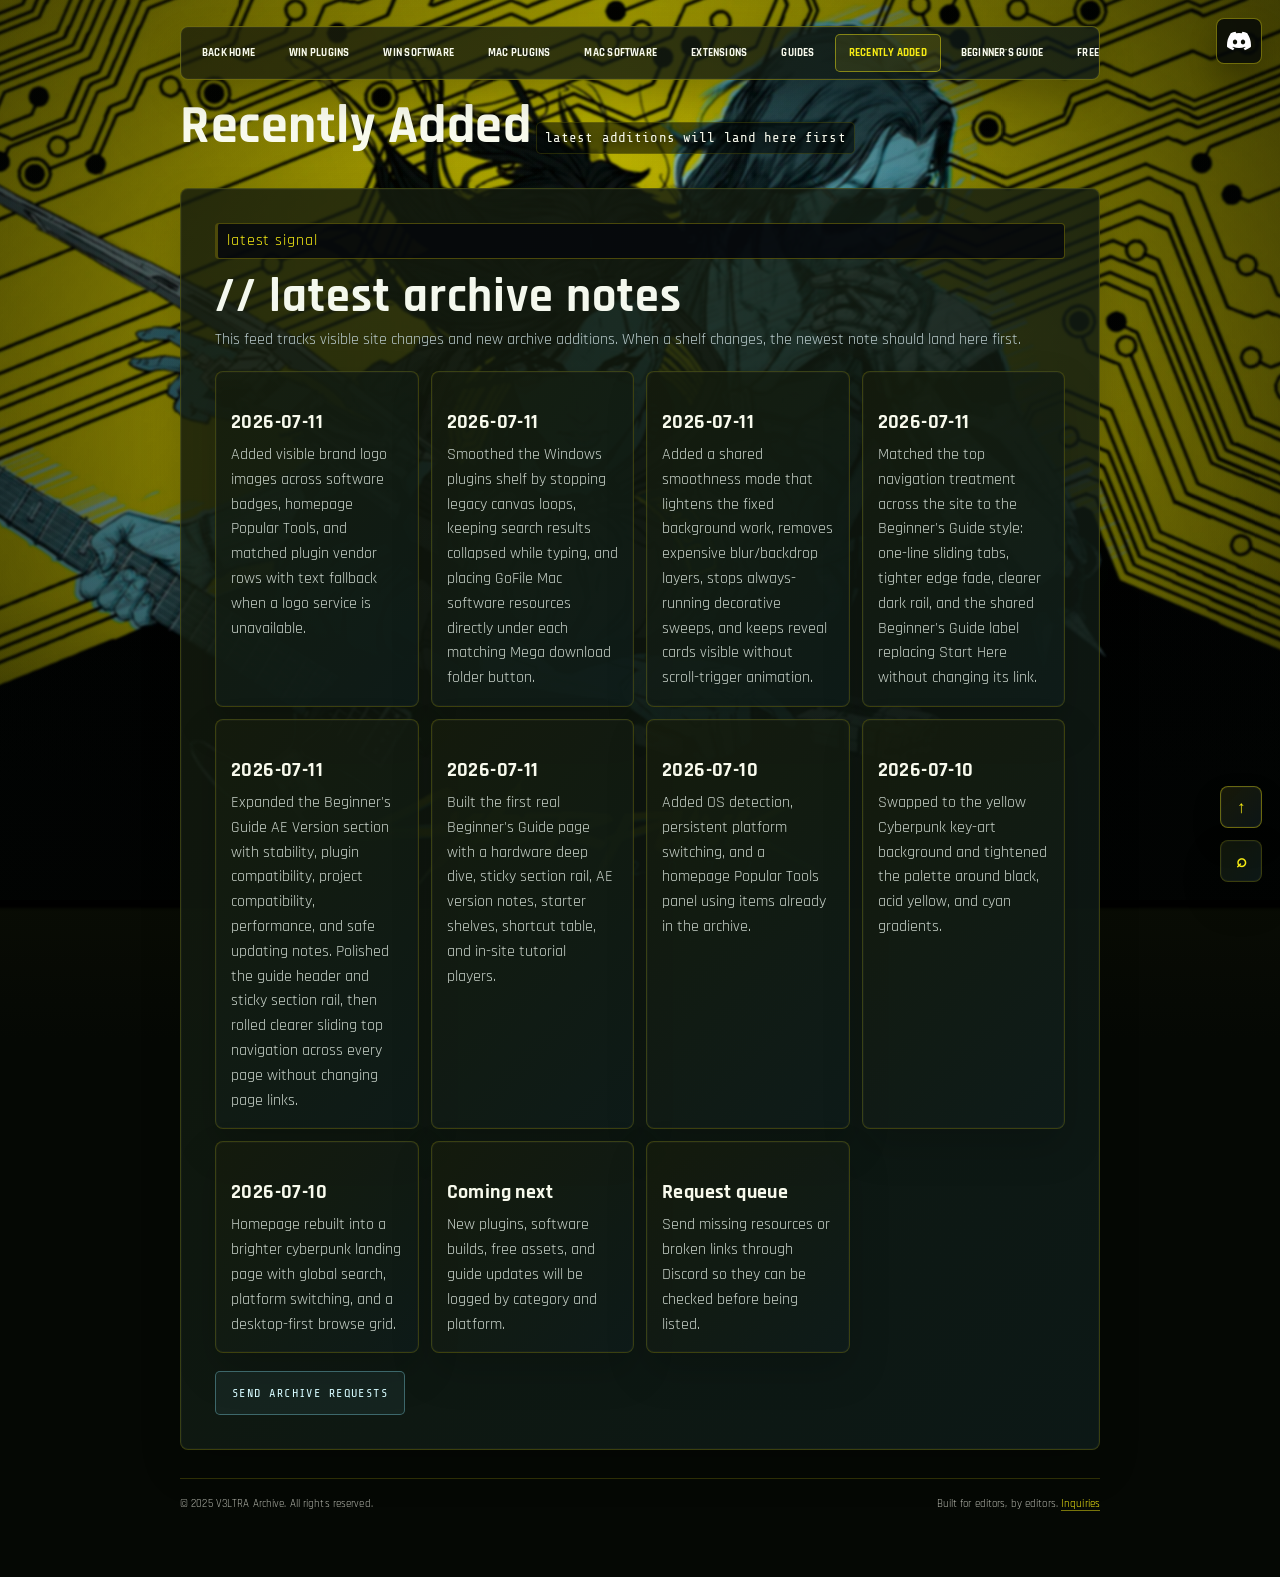
<file: new-drops.html>
<!DOCTYPE html>
<html lang="en">
<head>
<meta charset="UTF-8">
<meta name="viewport" content="width=device-width, initial-scale=1.0">
<meta name="theme-color" content="#05030a">
<meta name="description" content="V3LTRA.xyz recently added feed for latest archive additions.">
<title>V3LTRA.xyz - Recently Added</title>
<link rel="preload" href="bg.webp" as="image" type="image/webp">
<link href="https://fonts.googleapis.com/css2?family=Rajdhani:wght@300;400;600;700&family=Share+Tech+Mono&display=swap" rel="stylesheet">
<link rel="stylesheet" href="curated.css">
</head>
<body>
<img id="bg-image" src="bg.webp" alt="" decoding="async" fetchpriority="high">
<div class="scanlines"></div>
<div class="vignette"></div>
<main class="page building-page">
  <nav class="nav" aria-label="Main navigation">
    <a href="index.html" aria-label="V3LTRA.xyz home">BACK HOME</a>
    <a href="plugins.html">WIN PLUGINS</a>
    <a href="software.html">WIN SOFTWARE</a>
    <a href="plugins-mac.html">MAC PLUGINS</a>
    <a href="software-mac.html">MAC SOFTWARE</a>
    <a href="extensions.html">EXTENSIONS</a>
    <a href="guides.html">GUIDES</a>
    <a class="active" href="new-drops.html">RECENTLY ADDED</a>
  </nav>
  <header class="phead">
    <h1 data-text="Recently Added">Recently Added</h1>
    <div class="sub">latest additions will land here first</div>
  </header>
  <section class="building-panel">
    <div class="section-label">latest signal</div>
    <h2>// latest archive notes</h2>
    <p>This feed tracks visible site changes and new archive additions. When a shelf changes, the newest note should land here first.</p>
    <div class="building-grid">
      <article class="building-card"><h3>2026-07-11</h3><p>Added visible brand logo images across software badges, homepage Popular Tools, and matched plugin vendor rows with text fallback when a logo service is unavailable.</p></article>
      <article class="building-card"><h3>2026-07-11</h3><p>Smoothed the Windows plugins shelf by stopping legacy canvas loops, keeping search results collapsed while typing, and placing GoFile Mac software resources directly under each matching Mega download folder button.</p></article>
      <article class="building-card"><h3>2026-07-11</h3><p>Added a shared smoothness mode that lightens the fixed background work, removes expensive blur/backdrop layers, stops always-running decorative sweeps, and keeps reveal cards visible without scroll-trigger animation.</p></article>
      <article class="building-card"><h3>2026-07-11</h3><p>Matched the top navigation treatment across the site to the Beginner's Guide style: one-line sliding tabs, tighter edge fade, clearer dark rail, and the shared Beginner's Guide label replacing Start Here without changing its link.</p></article>
      <article class="building-card"><h3>2026-07-11</h3><p>Expanded the Beginner's Guide AE Version section with stability, plugin compatibility, project compatibility, performance, and safe updating notes. Polished the guide header and sticky section rail, then rolled clearer sliding top navigation across every page without changing page links.</p></article>
      <article class="building-card"><h3>2026-07-11</h3><p>Built the first real Beginner's Guide page with a hardware deep dive, sticky section rail, AE version notes, starter shelves, shortcut table, and in-site tutorial players.</p></article>
      <article class="building-card"><h3>2026-07-10</h3><p>Added OS detection, persistent platform switching, and a homepage Popular Tools panel using items already in the archive.</p></article>
      <article class="building-card"><h3>2026-07-10</h3><p>Swapped to the yellow Cyberpunk key-art background and tightened the palette around black, acid yellow, and cyan gradients.</p></article>
      <article class="building-card"><h3>2026-07-10</h3><p>Homepage rebuilt into a brighter cyberpunk landing page with global search, platform switching, and a desktop-first browse grid.</p></article>
      <article class="building-card"><h3>Coming next</h3><p>New plugins, software builds, free assets, and guide updates will be logged by category and platform.</p></article>
      <article class="building-card"><h3>Request queue</h3><p>Send missing resources or broken links through Discord so they can be checked before being listed.</p></article>
    </div>
    <a class="building-cta" href="https://discord.com/invite/v3ltra" target="_blank" rel="noopener noreferrer">Send archive requests</a>
  </section>
  <footer class="footer"><div>&copy; 2025 V3LTRA Archive. All rights reserved.</div><div>Built for editors, by editors. <a href="mailto:vltralegal@gmail.com">Inquiries</a></div></footer>
</main>
<script src="v3ltra.js" defer></script>
</body>
</html>
</file>
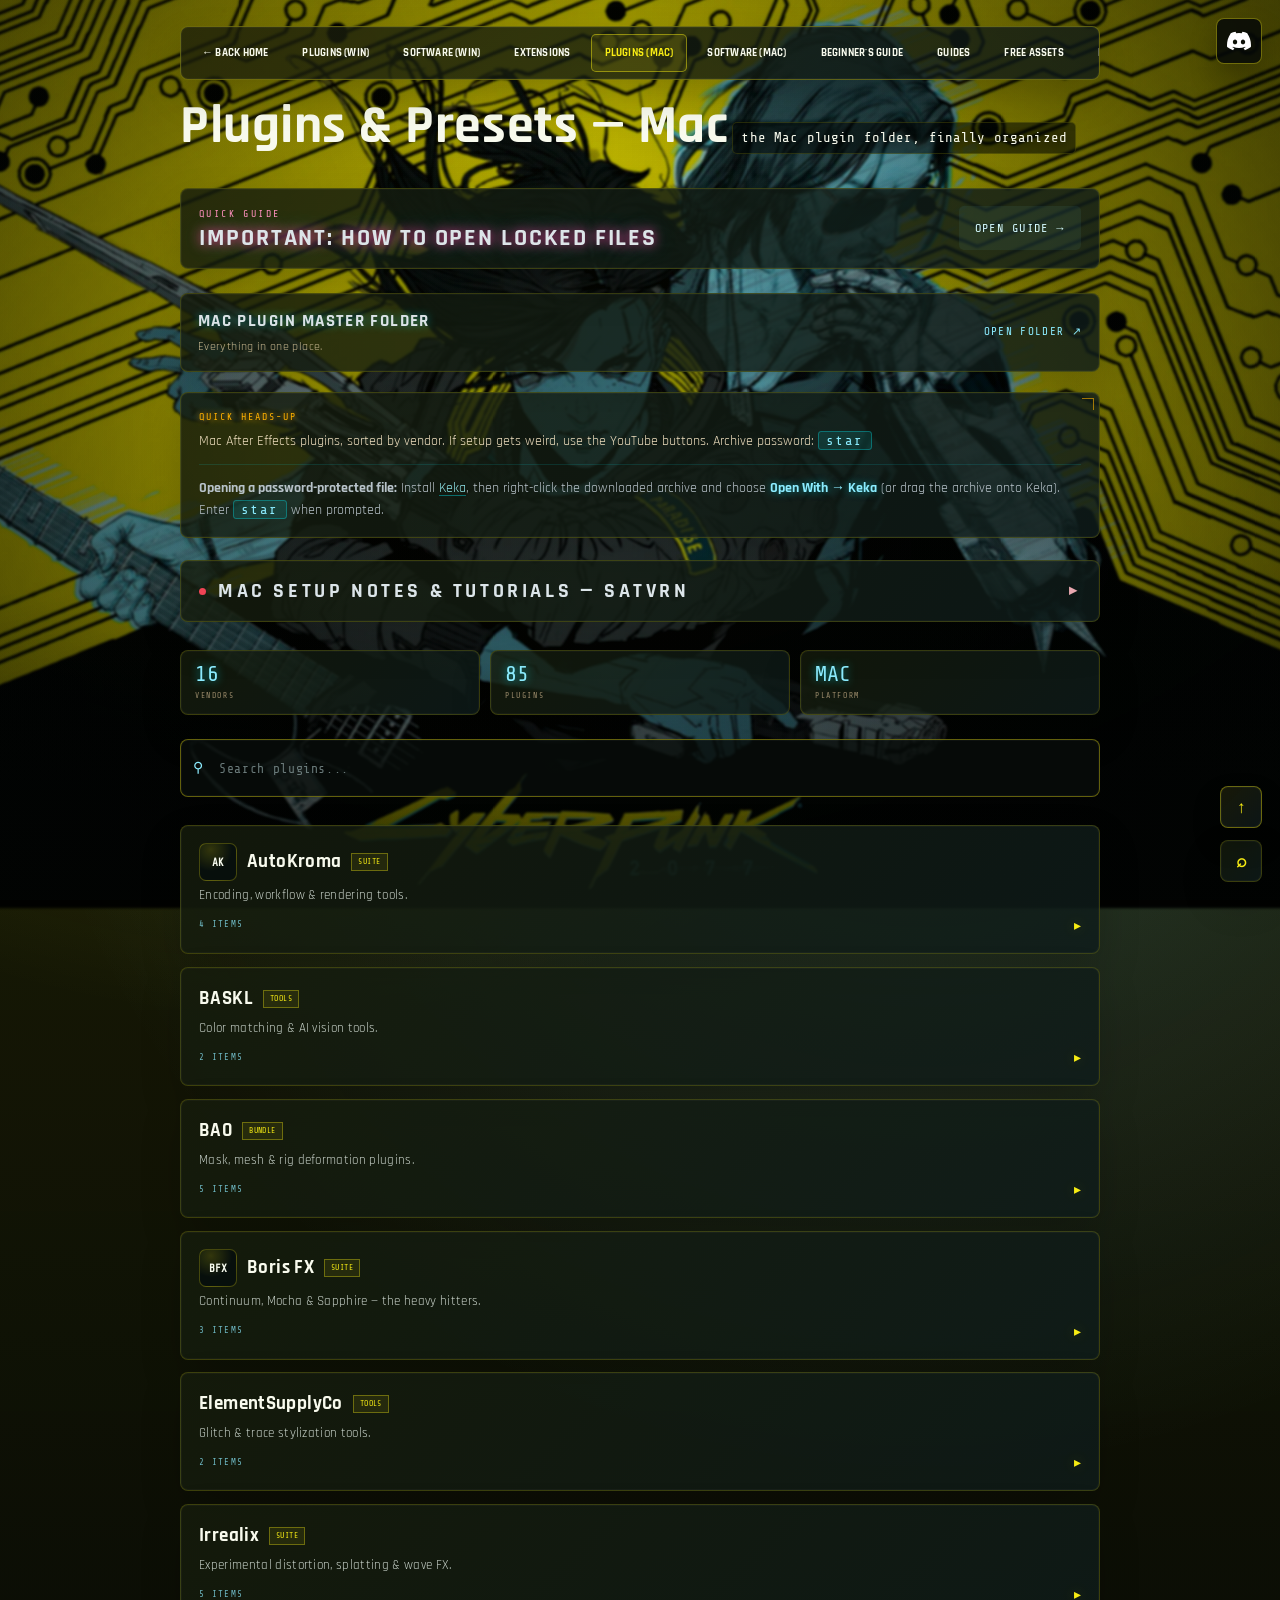
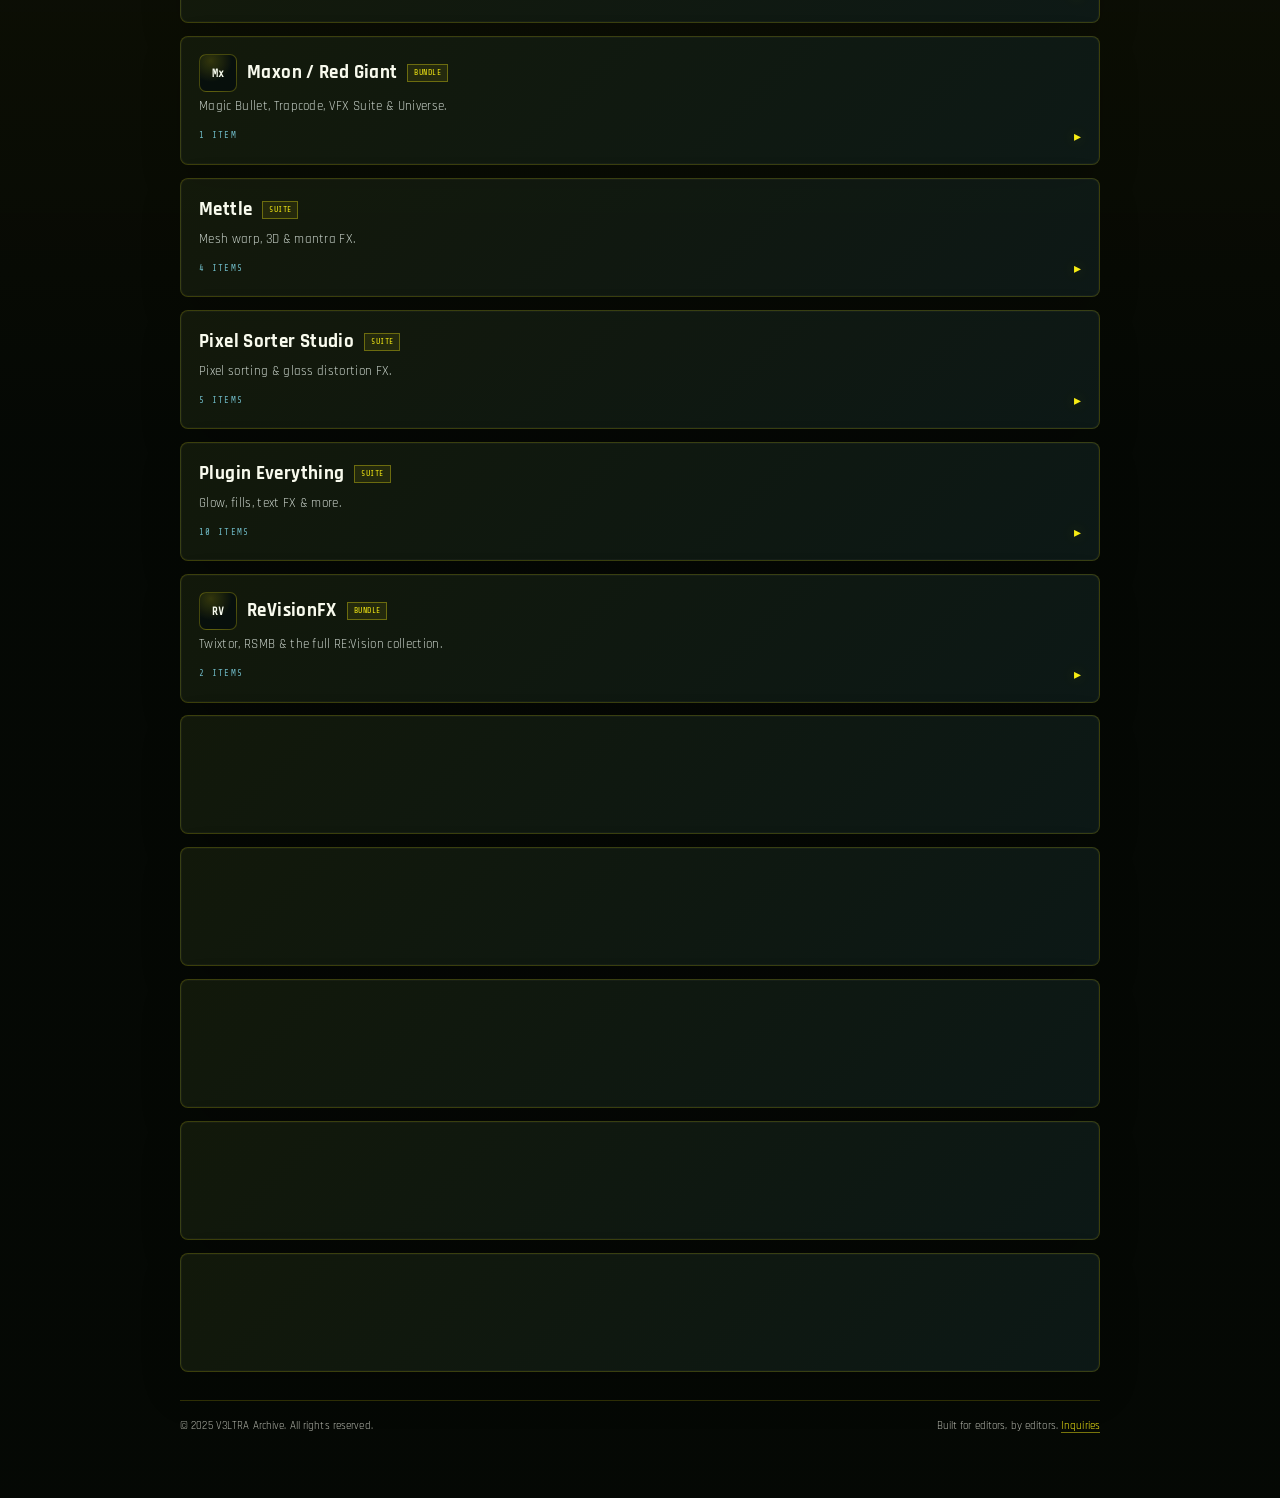
<file: plugins-mac.html>
<!DOCTYPE html>

<html lang="en">
<head>
<meta charset="utf-8"/>
<meta content="width=device-width, initial-scale=1.0" name="viewport"/>
<meta content="#05030a" name="theme-color"/>
<meta content="V3LTRA.xyz — plugins, scripts, presets, and creative apps for After Effects editors on Windows and Mac." name="description"/>
<title>V3LTRA.xyz — Mac Plugins</title>
<link href="https://fonts.googleapis.com/css2?family=Rajdhani:wght@300;400;600;700&amp;family=Share+Tech+Mono&amp;display=swap" rel="stylesheet"/>
<style>
  @keyframes pageIn { from { opacity:0; } to { opacity:1; } }
  body { animation: pageIn .45s ease-out; }
  *, *::before, *::after { box-sizing: border-box; margin: 0; padding: 0; }
  :root {
    --amber: #d4922e; --gold: #fff0a0; --cyan: #00f5ff;
    --magenta: #ff2d95; --rust: #a03010; --dim: #4a3418;
    --card-bg: rgba(6, 4, 12, 0.80);
  }
  html, body { min-height: 100%; background: #05030a; font-family: 'Rajdhani', sans-serif; color: var(--gold); overflow-x: hidden; }

  #bg-image { position: fixed; inset: 0; width: 100%; height: 100%; object-fit: cover; z-index: 0; }
  #glow-canvas { position: fixed; inset: 0; width:100%; height:100%; z-index: 1; mix-blend-mode: screen; pointer-events:none; }
  #particle-canvas { position: fixed; inset: 0; width: 100%; height: 100%; z-index: 2; pointer-events: none; }
  #markers-canvas { position: fixed; inset: 0; pointer-events: none; z-index: 3; opacity: 0.45; }

  .scanlines { position: fixed; inset: 0; background: repeating-linear-gradient(0deg, transparent, transparent 3px, rgba(0,0,0,0.07) 3px, rgba(0,0,0,0.07) 4px); pointer-events: none; z-index: 4; }
  .vignette { position: fixed; inset: 0; background: radial-gradient(ellipse at center, transparent 35%, rgba(0,0,0,0.78) 100%); pointer-events: none; z-index: 5; }
  .glitch-strip { position: fixed; left: 0; right: 0; height: 2px; background: var(--cyan); opacity: 0; pointer-events: none; z-index: 6; animation: strip-flash 9s infinite; }
  @keyframes strip-flash { 0%,88%,100%{opacity:0} 89%{opacity:.7;top:28%} 90%{opacity:0} 92%{opacity:.4;top:63%} 93%{opacity:0} }

  .page { position: relative; z-index: 10; max-width: 620px; margin: 0 auto; padding: 40px 20px 90px; }

   
  .nav { display:flex; align-items:center; gap:8px; margin-bottom: 30px; }
  .nav a { font-family:'Share Tech Mono',monospace; font-size:11px; letter-spacing:.15em; text-transform:uppercase;
    color:#fff; text-decoration:none; padding:8px 14px; border:1px solid rgba(0,245,255,.25);
    background:rgba(0,0,0,.5); transition:all .2s; text-shadow:0 0 8px rgba(0,245,255,.4); }
  .nav a:hover { border-color:var(--cyan); background:rgba(0,245,255,.08); }
  .nav a.active { border-color:var(--cyan); color:var(--cyan); background:rgba(0,245,255,.06); }
  .nav a:first-child { border-color:rgba(255,45,149,.45); color:#fff; background:linear-gradient(135deg,rgba(255,45,149,.12),rgba(0,245,255,.08)); text-shadow:0 0 10px rgba(0,245,255,.55); }
  .nav a:first-child:hover { border-color:var(--magenta); box-shadow:0 0 16px rgba(255,45,149,.18); }
  .nav .spacer { flex:1; }

   
  .phead { margin-bottom: 26px; }
  .phead h1 { font-size: clamp(28px,7vw,40px); font-weight:700; letter-spacing:.08em; text-transform:uppercase; color:#fff;
    text-shadow:0 0 22px rgba(0,245,255,.6), 0 0 44px rgba(255,45,149,.35), 0 2px 0 rgba(0,0,0,1);
    position:relative; display:inline-block; }
  .phead h1::before,.phead h1::after { content:attr(data-text); position:absolute; top:0; left:0; width:100%; overflow:hidden; clip-path:inset(100% 0 0 0); }
  .phead h1::before { color:var(--cyan); animation:glitch-a 6s infinite steps(1); mix-blend-mode:screen; }
  .phead h1::after { color:var(--magenta); animation:glitch-b 6s infinite steps(1); mix-blend-mode:screen; }
  @keyframes glitch-a { 0%,86%,100%{clip-path:inset(100% 0 0 0);transform:translate(0)} 87%{clip-path:inset(8% 0 62% 0);transform:translate(-3px,1px)} 89%{clip-path:inset(38% 0 32% 0);transform:translate(3px,-1px)} 91%{clip-path:inset(100% 0 0 0)} }
  @keyframes glitch-b { 0%,88%,100%{clip-path:inset(100% 0 0 0);transform:translate(0)} 89%{clip-path:inset(53% 0 22% 0);transform:translate(4px,0)} 92%{clip-path:inset(18% 0 68% 0);transform:translate(-4px,2px)} 94%{clip-path:inset(100% 0 0 0)} }
  .phead .sub { font-family:'Share Tech Mono',monospace; font-size:11px; color:#fff; letter-spacing:.14em;
    margin-top:10px; background:rgba(0,0,0,.5); display:inline-block; padding:3px 8px; text-shadow:0 0 10px rgba(0,245,255,.6); }


   
  .master-folder {
    display:flex; align-items:center; justify-content:space-between; gap:16px;
    margin:0 0 20px; padding:15px 17px;
    border:1px solid rgba(0,245,255,.48);
    background:linear-gradient(110deg,rgba(0,245,255,.10),rgba(8,6,18,.86) 55%,rgba(255,45,149,.10));
    color:#fff; text-decoration:none; transition:border-color .2s,background .2s,transform .2s;
  }
  .master-folder:hover,.master-folder:focus-visible {
    border-color:var(--cyan); background:rgba(8,10,20,.94); transform:translateY(-1px); outline:none;
  }
  .master-folder-copy strong {
    display:block; font-size:17px; letter-spacing:.08em; text-transform:uppercase;
    text-shadow:0 0 10px rgba(0,245,255,.45);
  }
  .master-folder-copy small {
    display:block; margin-top:3px; color:#c8b890; font-size:12px; letter-spacing:.03em;
  }
  .master-folder-arrow {
    flex-shrink:0; font-family:'Share Tech Mono',monospace; color:var(--cyan);
    font-size:11px; letter-spacing:.12em; text-transform:uppercase;
  }

   
  .notice { border:1px solid rgba(212,146,46,.4); background:rgba(20,10,0,.6);
    padding:14px 16px; margin-bottom:26px; position:relative; }
  .notice::before { content:''; position:absolute; top:5px; right:5px; width:12px; height:12px; border-top:1px solid var(--amber); border-right:1px solid var(--amber); opacity:.6; }
  .notice .n-title { font-family:'Share Tech Mono',monospace; font-size:10px; letter-spacing:.2em; color:var(--amber); text-transform:uppercase; margin-bottom:6px; text-shadow:0 0 6px var(--amber); }
  .notice .n-body { font-size:14px; line-height:1.5; color:#f0e0c0; }
  .notice .n-body b { color:var(--cyan); text-shadow:0 0 8px rgba(0,245,255,.5); }
  .notice .pw { font-family:'Share Tech Mono',monospace; background:rgba(0,245,255,.1); border:1px solid rgba(0,245,255,.3); padding:1px 7px; color:var(--cyan); letter-spacing:.1em; }

   
  .satvrn { margin:-8px 0 26px; border:1px solid #ff2d2d; background:rgba(30,0,0,.55); position:relative; overflow:hidden;
    animation:satvrnPulse 2.4s ease-in-out infinite; }
  @keyframes satvrnPulse {
    0%,100% { box-shadow:0 0 8px rgba(255,45,45,.35), inset 0 0 12px rgba(255,45,45,.08); border-color:rgba(255,45,45,.75); }
    50%     { box-shadow:0 0 22px rgba(255,45,45,.7),  inset 0 0 20px rgba(255,45,45,.16); border-color:#ff4d4d; }
  }
  .satvrn > summary { list-style:none; cursor:pointer; display:flex; align-items:center; gap:12px; padding:15px 18px;
    font-family:'Rajdhani',sans-serif; font-weight:700; font-size:20px; letter-spacing:.18em; text-transform:uppercase;
    color:#fff; text-shadow:0 0 10px rgba(255,45,45,.9),0 0 22px rgba(255,45,45,.5); position:relative; }
  .satvrn > summary::-webkit-details-marker { display:none; }
  .satvrn > summary::before { content:''; position:absolute; top:0; left:-120%; width:70%; height:100%;
    background:linear-gradient(100deg,transparent,rgba(255,90,90,.35),transparent); transform:skewX(-18deg);
    animation:satvrnShine 3.2s ease-in-out infinite; pointer-events:none; }
  @keyframes satvrnShine { 0% { left:-120%; } 55%,100% { left:130%; } }
  .satvrn > summary .s-dot { width:11px; height:11px; border-radius:50%; background:#ff2d2d;
    box-shadow:0 0 10px #ff2d2d,0 0 20px rgba(255,45,45,.7); flex-shrink:0; position:relative; z-index:1; }
  .satvrn > summary .s-txt { position:relative; z-index:1; }
  .satvrn > summary .s-chev { margin-left:auto; color:#ff5a5a; font-size:15px; transition:transform .25s; position:relative; z-index:1; }
  .satvrn[open] > summary .s-chev { transform:rotate(90deg); }
  .satvrn-body { padding:4px 18px 18px; border-top:1px solid rgba(255,45,45,.28);
    font-size:14px; line-height:1.55; color:#f3d6d6; }
  .satvrn-dl { display:inline-flex; align-items:center; gap:10px; margin:14px 0 4px; padding:10px 16px;
    border:1px solid #ff2d2d; background:rgba(255,45,45,.1); color:#fff; text-decoration:none;
    font-family:'Share Tech Mono',monospace; font-size:12px; letter-spacing:.12em; text-transform:uppercase; transition:all .2s; }
  .satvrn-dl:hover { background:rgba(255,45,45,.22); box-shadow:0 0 14px rgba(255,45,45,.5); }
  .satvrn-dl .dl-arrow { font-size:14px; }
  .satvrn-list { list-style:none; margin:14px 0 0; padding:0; }
  .satvrn-list li { font-family:'Share Tech Mono',monospace; font-size:12px; color:#f0d0d0; padding:6px 0 6px 18px;
    position:relative; letter-spacing:.02em; border-bottom:1px solid rgba(255,45,45,.1); }
  .satvrn-list li::before { content:'▪'; position:absolute; left:0; color:#ff5a5a; opacity:.8; }
  .satvrn-list li:last-child { border-bottom:none; }

   
  .stats { display:flex; gap:10px; margin-bottom:22px; flex-wrap:wrap; }
  .stat { flex:1; min-width:90px; border:1px solid rgba(0,245,255,.2); background:rgba(0,0,0,.45); padding:10px 12px; }
  .stat .num { font-family:'Share Tech Mono',monospace; font-size:22px; color:var(--cyan); text-shadow:0 0 10px rgba(0,245,255,.6); line-height:1; }
  .stat .lbl { font-family:'Share Tech Mono',monospace; font-size:8px; letter-spacing:.2em; color:#9a8a6a; text-transform:uppercase; margin-top:5px; }

   
  .search-wrap { position:relative; margin-bottom:24px; }
  .search-wrap input { width:100%; background:rgba(0,0,0,.55); border:1px solid rgba(0,245,255,.3); color:#fff;
    font-family:'Share Tech Mono',monospace; font-size:13px; letter-spacing:.05em; padding:12px 14px 12px 38px; outline:none; }
  .search-wrap input::placeholder { color:#6a7a7a; }
  .search-wrap input:focus { border-color:var(--cyan); box-shadow:0 0 12px rgba(0,245,255,.2); }
  .search-wrap .s-icon { position:absolute; left:13px; top:50%; transform:translateY(-50%); color:var(--cyan); font-size:14px; }

   
  .vendors { display:flex; flex-direction:column; gap:10px; }
  .vendor { border:1px solid rgba(0,245,255,.22); background:var(--card-bg); overflow:hidden; transition:border-color .2s; }
  .vendor:hover { border-color:rgba(0,245,255,.5); }
  .vendor.open, .vendor[open] { border-color:var(--cyan); }
  .vendor-head { width:100%; text-align:left; background:none; border:none; cursor:pointer; padding:15px 17px; position:relative; color:inherit; display:block; }
  summary.vendor-head { list-style:none; -webkit-tap-highlight-color: transparent; }
  summary.vendor-head::-webkit-details-marker { display:none; }

  .vendor-corner-bl { position:absolute; bottom:5px; left:5px; width:12px; height:12px; border-bottom:1px solid var(--cyan); border-left:1px solid var(--cyan); opacity:0; transition:opacity .2s; }
  .vendor.open .vendor-corner-bl, .vendor[open] .vendor-corner-bl, .vendor:hover .vendor-corner-bl { opacity:.6; }
  .vendor-title-row { display:flex; align-items:center; gap:10px; }
  .vendor-name { font-size:19px; font-weight:700; letter-spacing:.04em; text-transform:uppercase; color:#fff; text-shadow:0 0 10px rgba(0,245,255,.4), 0 1px 2px rgba(0,0,0,1); }
  .vendor-tag { font-family:'Share Tech Mono',monospace; font-size:8px; letter-spacing:.15em; color:var(--magenta); border:1px solid rgba(255,45,149,.4); padding:2px 6px; text-shadow:0 0 6px rgba(255,45,149,.5); }
  .vendor-desc { font-size:13px; color:#c8b890; margin-top:5px; letter-spacing:.02em; }
  .vendor-meta { display:flex; align-items:center; justify-content:space-between; margin-top:9px; }
  .vendor-count { font-family:'Share Tech Mono',monospace; font-size:9px; letter-spacing:.15em; color:var(--cyan); opacity:.75; }
  .vendor-chevron { font-family:'Share Tech Mono',monospace; color:var(--cyan); font-size:14px; transition:transform .25s; }
  .vendor.open .vendor-chevron, .vendor[open] .vendor-chevron { transform:rotate(90deg); }

  .vendor-body { max-height:0; overflow:hidden; transition:max-height .35s ease; }
  .vendor.open .vendor-body, .vendor[open] .vendor-body { max-height:none; overflow:visible; }
  .item-list { list-style:none; padding:4px 17px 0; margin:0; border-top:1px solid rgba(0,245,255,.12); }
  .item-list li { font-family:'Share Tech Mono',monospace; font-size:12px; color:#e8d8b8; padding:7px 0 7px 18px; position:relative; letter-spacing:.02em; border-bottom:1px solid rgba(255,255,255,.04); }
  .item-list li::before { content:'▪'; position:absolute; left:0; color:var(--cyan); opacity:.7; }
  .item-list li:last-child { border-bottom:none; }

  .dl-btn { display:flex; align-items:center; justify-content:center; gap:10px; margin:14px 17px 17px;
    padding:12px; text-decoration:none; border:1px solid var(--cyan); background:rgba(0,245,255,.06);
    color:var(--cyan); font-family:'Share Tech Mono',monospace; font-size:12px; letter-spacing:.18em; text-transform:uppercase;
    transition:all .2s; position:relative; overflow:hidden; }
  .dl-btn::before { content:''; position:absolute; top:0; left:-100%; width:100%; height:100%; background:linear-gradient(90deg,transparent,rgba(0,245,255,.25),transparent); transition:left .4s; }
  .dl-btn:hover::before { left:100%; }
  .dl-btn:hover { background:rgba(0,245,255,.14); box-shadow:0 0 16px rgba(0,245,255,.3); text-shadow:0 0 8px var(--cyan); }
  .gofile-btn { display:flex; align-items:center; justify-content:center; gap:10px; margin:-6px 17px 17px; padding:13px 16px; border:1px solid rgba(255,49,49,.52); background:rgba(255,49,49,.08); color:#ff5a5a; text-decoration:none; font-family:'Share Tech Mono',monospace; font-size:12px; letter-spacing:.16em; text-transform:uppercase; font-weight:700; position:relative; overflow:hidden; transition:all .25s ease; }
  .gofile-btn::before { content:''; position:absolute; top:0; left:-100%; width:100%; height:100%; background:linear-gradient(90deg,transparent,rgba(255,49,49,.24),transparent); transition:left .4s; }
  .gofile-btn:hover::before { left:100%; }
  .gofile-btn:hover { background:rgba(255,49,49,.14); box-shadow:0 0 16px rgba(255,49,49,.28); text-shadow:0 0 8px rgba(255,49,49,.75); }
  .dl-arrow { font-size:14px; }
  .yt-btn { display:flex; align-items:center; justify-content:center; gap:10px; margin:-6px 17px 17px; padding:11px 12px; text-decoration:none; border:1px solid rgba(255,45,149,.68); background:rgba(255,45,149,.06); color:#fff; font-family:'Share Tech Mono',monospace; font-size:11px; letter-spacing:.16em; text-transform:uppercase; transition:all .2s; position:relative; overflow:hidden; }
  .yt-btn::before { content:''; position:absolute; top:0; left:-100%; width:100%; height:100%; background:linear-gradient(90deg,transparent,rgba(255,45,149,.22),transparent); transition:left .4s; }
  .yt-btn:hover::before { left:100%; }
  .yt-btn:hover { border-color:#ff2d95; background:rgba(255,45,149,.13); box-shadow:0 0 16px rgba(255,45,149,.28); text-shadow:0 0 8px rgba(255,45,149,.85); }
  .yt-logo { width:23px; height:16px; border-radius:4px; background:#ff0033; box-shadow:0 0 10px rgba(255,0,51,.45); display:inline-flex; align-items:center; justify-content:center; flex-shrink:0; position:relative; z-index:1; }
  .yt-logo::after { content:''; width:0; height:0; border-top:4px solid transparent; border-bottom:4px solid transparent; border-left:7px solid #fff; margin-left:2px; }
  .yt-btn span:not(.yt-logo) { position:relative; z-index:1; }
  .yt-sub { margin-left:auto; color:var(--magenta); font-size:9px; letter-spacing:.12em; opacity:.85; }



   
  .vendor[open] .vendor-body { max-height:none; overflow:visible; }
  .tutorial-chooser { margin:-6px 17px 17px; border:1px solid rgba(255,45,149,.58); background:rgba(255,45,149,.045); position:relative; overflow:hidden; }
  .tutorial-chooser > summary { list-style:none; cursor:pointer; display:flex; align-items:center; justify-content:center; gap:10px; padding:12px; font-family:'Share Tech Mono',monospace; font-size:11px; letter-spacing:.16em; text-transform:uppercase; color:#fff; text-shadow:0 0 8px rgba(255,45,149,.65); }
  .tutorial-chooser > summary::-webkit-details-marker { display:none; }
  .tutorial-chooser > summary::before { content:''; position:absolute; top:0; left:-100%; width:100%; height:100%; background:linear-gradient(90deg,transparent,rgba(255,45,149,.20),transparent); transition:left .45s; pointer-events:none; }
  .tutorial-chooser > summary:hover::before { left:100%; }
  .tutorial-chooser[open] { border-color:#ff2d95; box-shadow:0 0 18px rgba(255,45,149,.18); }
  .tutorial-chooser[open] > summary { border-bottom:1px solid rgba(255,45,149,.28); }
  .tutorial-chevron { margin-left:auto; color:var(--magenta); transition:transform .2s; }
  .tutorial-chooser[open] .tutorial-chevron { transform:rotate(90deg); }
  .tutorial-content { padding:13px; background:rgba(0,0,0,.22); }
  .tutorial-prompt { font-family:'Share Tech Mono',monospace; font-size:9px; letter-spacing:.22em; color:var(--cyan); text-transform:uppercase; margin-bottom:10px; text-shadow:0 0 7px rgba(0,245,255,.5); }
  .tutorial-note { font-size:12px; color:#c8b890; line-height:1.45; margin-bottom:12px; }
  .tutorial-grid { display:flex; flex-direction:column; gap:9px; }
  .tutorial-card { border:1px solid rgba(0,245,255,.16); background:rgba(0,0,0,.34); padding:11px 12px; position:relative; }
  .tutorial-card::before { content:''; position:absolute; top:5px; right:5px; width:10px; height:10px; border-top:1px solid rgba(0,245,255,.5); border-right:1px solid rgba(0,245,255,.5); }
  .tutorial-plugin { font-family:'Share Tech Mono',monospace; font-size:12px; color:#fff; letter-spacing:.08em; text-transform:uppercase; padding-right:18px; }
  .tutorial-mini { color:#9a8a6a; font-size:12px; margin-top:4px; line-height:1.35; }
  .tutorial-actions { display:flex; gap:8px; flex-wrap:wrap; margin-top:10px; }
  .tutorial-link { display:inline-flex; align-items:center; justify-content:center; gap:6px; flex:1; min-width:120px; padding:9px 10px; border:1px solid rgba(0,245,255,.36); background:rgba(0,245,255,.06); color:var(--cyan); text-decoration:none; font-family:'Share Tech Mono',monospace; font-size:10px; letter-spacing:.12em; text-transform:uppercase; transition:all .18s; }
  .tutorial-link:hover { border-color:var(--cyan); background:rgba(0,245,255,.13); box-shadow:0 0 12px rgba(0,245,255,.22); }
  .tutorial-link.yt { border-color:rgba(255,45,149,.48); color:#fff; background:rgba(255,45,149,.07); }
  .tutorial-link.yt:hover { border-color:#ff2d95; background:rgba(255,45,149,.14); box-shadow:0 0 12px rgba(255,45,149,.22); }
  .tutorial-link.yt.has-video { border-color:#ff2d95; color:#fff; background:rgba(255,45,149,.16); box-shadow:0 0 10px rgba(255,45,149,.25); }
  .tutorial-link.yt.has-video:hover { background:rgba(255,45,149,.24); box-shadow:0 0 16px rgba(255,45,149,.42); }
  .tutorial-link.disabled { opacity:.5; pointer-events:none; }

  .plug-warn { font-family:'Share Tech Mono',monospace; font-size:9px; color:#ffb020; border:1px solid #ffb02055; background:rgba(255,176,32,.06); padding:1px 6px; margin-left:8px; letter-spacing:.08em; white-space:nowrap; border-radius:3px; vertical-align:middle; }
  .no-results { text-align:center; padding:40px 20px; font-family:'Share Tech Mono',monospace; font-size:12px; color:#6a7a7a; letter-spacing:.1em; display:none; }

  .footer { font-family:'Share Tech Mono',monospace; font-size:9px; color:rgba(0,245,255,.4); letter-spacing:.2em; text-align:center; line-height:2; margin-top:40px; }

  @media(prefers-reduced-motion:reduce){*,*::before,*::after{animation:none!important}}

   
  .locked-files-banner {
    display:flex; align-items:center; justify-content:space-between; gap:16px;
    width:100%; margin:0 0 24px; padding:17px 18px;
    border:2px solid #ff3b63;
    background:linear-gradient(110deg,rgba(255,45,149,.30),rgba(20,0,12,.92) 48%,rgba(0,245,255,.18));
    color:#fff; text-decoration:none; position:relative; overflow:hidden;
    box-shadow:0 0 18px rgba(255,45,149,.48),inset 0 0 22px rgba(255,45,149,.12);
    transition:transform .2s,border-color .2s,box-shadow .2s;
    animation:locked-files-pulse 2.2s ease-in-out infinite;
  }
  .locked-files-banner::before {
    content:''; position:absolute; inset:0; transform:translateX(-115%);
    background:linear-gradient(100deg,transparent,rgba(255,255,255,.24),transparent);
    animation:locked-files-shine 3.4s ease-in-out infinite; pointer-events:none;
  }
  .locked-files-banner:hover,.locked-files-banner:focus-visible {
    transform:translateY(-2px); border-color:#fff;
    box-shadow:0 0 30px rgba(255,45,149,.72),0 0 18px rgba(0,245,255,.35);
    outline:none;
  }
  .locked-files-copy { position:relative; z-index:1; }
  .locked-files-kicker {
    display:block; margin-bottom:4px; font-family:'Share Tech Mono',monospace;
    font-size:10px; letter-spacing:.24em; color:#ff8fbd; text-transform:uppercase;
  }
  .locked-files-title {
    display:block; font-size:clamp(18px,4.8vw,24px); font-weight:700;
    letter-spacing:.08em; line-height:1.1; text-transform:uppercase;
    text-shadow:0 0 12px rgba(255,45,149,.95),0 0 22px rgba(0,245,255,.35);
  }
  .locked-files-action {
    position:relative; z-index:1; flex-shrink:0;
    font-family:'Share Tech Mono',monospace; font-size:11px; letter-spacing:.12em;
    color:var(--cyan); text-transform:uppercase; text-shadow:0 0 8px var(--cyan);
  }
  @keyframes locked-files-pulse {
    0%,100% { border-color:#ff3b63; }
    50% { border-color:#ff8fbd; box-shadow:0 0 27px rgba(255,45,149,.65),inset 0 0 22px rgba(255,45,149,.16); }
  }
  @keyframes locked-files-shine { 0%,48% { transform:translateX(-115%); } 72%,100% { transform:translateX(115%); } }
  @media(max-width:520px) {
    .locked-files-banner { align-items:flex-start; flex-direction:column; gap:9px; }
  }

</style>
<link rel="stylesheet" href="curated.css">
</head>
<body>
<img alt="" id="bg-image" src="bg.webp">
<canvas id="glow-canvas"></canvas>
<canvas id="particle-canvas"></canvas>
<canvas id="markers-canvas"></canvas>
<div class="scanlines"></div>
<div class="vignette"></div>
<div class="glitch-strip"></div>
<div class="page">
<div class="nav">
<a href="index.html" aria-label="V3LTRA.xyz home">← BACK HOME</a>
<a href="plugins.html">PLUGINS (WIN)</a>
<a href="software.html">SOFTWARE (WIN)</a>
<a href="extensions.html">EXTENSIONS</a>
<a class="active" href="plugins-mac.html">PLUGINS (MAC)</a>
<a href="software-mac.html">SOFTWARE (MAC)</a>
</div>
<div class="phead">
<h1 data-text="Plugins & Presets — Mac">Plugins &amp; Presets — Mac</h1>
<div class="sub">the Mac plugin folder, finally organized</div>
</div>
<a class="locked-files-banner" href="https://mega.nz/file/oBkGFZjT#pDS14OEsr1E85ShaMuPoTDKmDAXH8ZefFjuzfJ_8Hvs" target="_blank" rel="noopener" aria-label="Important: How to open locked files">
  <span class="locked-files-copy">
    <span class="locked-files-kicker">Quick guide</span>
    <span class="locked-files-title">Important: How to Open Locked Files</span>
  </span>
  <span class="locked-files-action">Open guide &#8594;</span>
</a>
<a class="master-folder" href="https://mega.nz/folder/lQ1D3JCB#wTM6PaeVDHFTjVi5Oud34Q" target="_blank" rel="noopener" aria-label="Open the Mac plugin master folder">
  <span class="master-folder-copy">
    <strong>Mac Plugin Master Folder</strong>
    <small>Everything in one place.</small>
  </span>
  <span class="master-folder-arrow">Open folder ↗</span>
</a>
<div class="notice">
<div class="n-title">QUICK HEADS-UP</div>
<div class="n-body">
      Mac After Effects plugins, sorted by vendor. If setup gets weird, use the YouTube buttons. Archive password: <span class="pw">star</span>
      <div class="archive-help"><strong>Opening a password-protected file:</strong> Install <a href="https://www.keka.io/en/" target="_blank" rel="noopener noreferrer">Keka</a>, then right-click the downloaded archive and choose <b>Open With → Keka</b> (or drag the archive onto Keka). Enter <span class="pw">star</span> when prompted.</div>
</div>
</div>
<details class="satvrn">
<summary><span class="s-dot"></span><span class="s-txt">Mac setup notes &amp; tutorials — Satvrn</span><span class="s-chev">▸</span></summary>
<div class="satvrn-body">
<a class="satvrn-dl" href="https://mega.nz/folder/9BMiQI4A#7IJdi1JAhf9BjBJVphd5uw" rel="noopener" target="_blank"><span>OPEN SETUP VIDEOS</span><span class="dl-arrow">↓</span></a>
<ul class="satvrn-list">
<li>BCC Continuum tutorial</li>
<li>CROSSPHERE tutorial</li>
<li>Element 3D tutorial</li>
<li>Flow tutorial</li>
<li>Optical Flares tutorial</li>
<li>Red Giant Bundle tutorial</li>
<li>RE:Vision FX tutorial (Twixtor)</li>
<li>Sapphire tutorial</li>
<li>Twitch tutorial</li>
</ul>
</div>
</details>
<div class="stats">
<div class="stat"><div class="num">16</div><div class="lbl">Vendors</div></div>
<div class="stat"><div class="num">85</div><div class="lbl">Plugins</div></div>
<div class="stat"><div class="num">MAC</div><div class="lbl">Platform</div></div>
</div>
<div class="search-wrap">
<span class="s-icon">⚲</span>
<input autocomplete="off" id="search" oninput="filterVendors()" placeholder="Search plugins..." type="text"/>
</div>
<div class="vendors" id="vendors">
<details class="vendor" data-items="aftercodecs v1.11.6 macos braw studio v3.3.3 mac influx v1.5.5 macos plumepack 2.3.3 mac" data-name="autokroma">
<summary class="vendor-head">
<div class="vendor-corner-bl"></div>
<div class="vendor-title-row">
<span class="vendor-name">AutoKroma</span>
<span class="vendor-tag">SUITE</span>
</div>
<div class="vendor-desc">Encoding, workflow &amp; rendering tools.</div>
<div class="vendor-meta">
<span class="vendor-count">4 ITEMS</span>
<span class="vendor-chevron">▸</span>
</div>
</summary>
<div class="vendor-body">
<ul class="item-list">
<li>AfterCodecs v1.11.6 MacOS <span class="plug-warn">&#9888; AE 2026 NOT SUPPORTED</span></li>
<li>BRAW Studio v3.3.3 Mac</li>
<li>Influx v1.5.5 MacOS</li>
<li>PlumePack 2.3.3 Mac</li>
</ul>
<a class="dl-btn" href="https://mega.nz/folder/dV0BEQTQ#rpc7KapeJE0vnpABUbpeZw" rel="noopener" target="_blank">
<span>OPEN MEGA FOLDER</span>
<span class="dl-arrow">↓</span>
</a>
<a class="gofile-btn" href="https://gofile.io/d/mx5mxm" rel="noopener" target="_blank">
<span>OPEN GOFILE RESOURCES</span>
<span class="dl-arrow">↗</span>
</a><details class="tutorial-chooser"><summary><span aria-hidden="true" class="yt-logo"></span><span>Tutorials / How to use</span><span class="yt-sub">Choose a tool</span><span class="tutorial-chevron">▸</span></summary><div class="tutorial-content"><div class="tutorial-prompt">WHICH PLUGIN?</div><div class="tutorial-note">YouTube opens search results so you can pick the video that matches your version.</div><div class="tutorial-grid"><div class="tutorial-card"><div class="tutorial-plugin">AfterCodecs</div><div class="tutorial-mini">See how people actually use it.</div><div class="tutorial-actions"><a aria-label="Find YouTube tutorials for AfterCodecs v1.11.6 MacOS" class="tutorial-link yt" href="https://www.youtube.com/results?search_query=AfterCodecs+After+Effects+plugin+tutorial+how+to+use+what+does+it+do" rel="noopener" target="_blank">SEARCH YOUTUBE</a></div></div><div class="tutorial-card"><div class="tutorial-plugin">BRAW Studio</div><div class="tutorial-mini">See how people actually use it.</div><div class="tutorial-actions"><a aria-label="Find YouTube tutorials for BRAW Studio v3.3.3 Mac" class="tutorial-link yt" href="https://www.youtube.com/results?search_query=BRAW+Studio+After+Effects+plugin+tutorial+how+to+use+what+does+it+do" rel="noopener" target="_blank">SEARCH YOUTUBE</a></div></div><div class="tutorial-card"><div class="tutorial-plugin">Influx</div><div class="tutorial-mini">See how people actually use it.</div><div class="tutorial-actions"><a aria-label="Find YouTube tutorials for Influx v1.5.5 MacOS" class="tutorial-link yt" href="https://www.youtube.com/results?search_query=Influx+After+Effects+plugin+tutorial+how+to+use+what+does+it+do" rel="noopener" target="_blank">SEARCH YOUTUBE</a></div></div><div class="tutorial-card"><div class="tutorial-plugin">PlumePack</div><div class="tutorial-mini">See how people actually use it.</div><div class="tutorial-actions"><a aria-label="Find YouTube tutorials for PlumePack 2.3.3 Mac" class="tutorial-link yt" href="https://www.youtube.com/results?search_query=PlumePack+After+Effects+plugin+tutorial+how+to+use+what+does+it+do" rel="noopener" target="_blank">SEARCH YOUTUBE</a></div></div></div></div></details>

</div>
</details>
<details class="vendor" data-items="ai color match v1.3.2 macos vision 1.0.3 mac" data-name="baskl">
<summary class="vendor-head">
<div class="vendor-corner-bl"></div>
<div class="vendor-title-row">
<span class="vendor-name">BASKL</span>
<span class="vendor-tag">TOOLS</span>
</div>
<div class="vendor-desc">Color matching &amp; AI vision tools.</div>
<div class="vendor-meta">
<span class="vendor-count">2 ITEMS</span>
<span class="vendor-chevron">▸</span>
</div>
</summary>
<div class="vendor-body">
<ul class="item-list">
<li>AI Color Match v1.3.2 MacOS</li>
<li>Vision 1.0.3 Mac</li>
</ul>
<a class="dl-btn" href="https://mega.nz/folder/tddwGD5Q#6tBEqahiwP0PCRTnkmZwSQ" rel="noopener" target="_blank">
<span>OPEN MEGA FOLDER</span>
<span class="dl-arrow">↓</span>
</a>
<a class="gofile-btn" href="https://gofile.io/d/kwIol1" rel="noopener" target="_blank">
<span>OPEN GOFILE RESOURCES</span>
<span class="dl-arrow">↗</span>
</a><details class="tutorial-chooser"><summary><span aria-hidden="true" class="yt-logo"></span><span>Tutorials / How to use</span><span class="yt-sub">Choose a tool</span><span class="tutorial-chevron">▸</span></summary><div class="tutorial-content"><div class="tutorial-prompt">WHICH PLUGIN?</div><div class="tutorial-note">YouTube opens search results so you can pick the video that matches your version.</div><div class="tutorial-grid"><div class="tutorial-card"><div class="tutorial-plugin">AI Color Match</div><div class="tutorial-mini">See how people actually use it.</div><div class="tutorial-actions"><a aria-label="Find YouTube tutorials for AI Color Match v1.3.2 MacOS" class="tutorial-link yt" href="https://www.youtube.com/results?search_query=AI+Color+Match+After+Effects+plugin+tutorial+how+to+use+what+does+it+do" rel="noopener" target="_blank">SEARCH YOUTUBE</a></div></div><div class="tutorial-card"><div class="tutorial-plugin">BASKL Vision</div><div class="tutorial-mini">See how people actually use it.</div><div class="tutorial-actions"><a aria-label="Find YouTube tutorials for Vision 1.0.3 Mac" class="tutorial-link yt" href="https://www.youtube.com/results?search_query=BASKL+Vision+After+Effects+plugin+tutorial+how+to+use+what+does+it+do" rel="noopener" target="_blank">SEARCH YOUTUBE</a></div></div></div></div></details>

</div>
</details>
<details class="vendor" data-items="bao boa v1.6.0 mac bao bones v1.5.10 mac bao dynamic comp v2.5 mac bao layer sculptor v1.2.3 mac bao mask brush v1.9.18 mac" data-name="bao">
<summary class="vendor-head">
<div class="vendor-corner-bl"></div>
<div class="vendor-title-row">
<span class="vendor-name">BAO</span>
<span class="vendor-tag">BUNDLE</span>
</div>
<div class="vendor-desc">Mask, mesh &amp; rig deformation plugins.</div>
<div class="vendor-meta">
<span class="vendor-count">5 ITEMS</span>
<span class="vendor-chevron">▸</span>
</div>
</summary>
<div class="vendor-body">
<ul class="item-list">
<li>BAO Boa v1.6.0 Mac</li>
<li>BAO Bones v1.5.10 Mac</li>
<li>BAO Dynamic Comp v2.5 Mac</li>
<li>BAO Layer Sculptor v1.2.3 Mac</li>
<li>BAO Mask Brush v1.9.18 Mac</li>
</ul>
<a class="dl-btn" href="https://mega.nz/folder/9JVkBZyB#Bnh4dUoNz2NLVUWj8IQnOA" rel="noopener" target="_blank">
<span>OPEN MEGA FOLDER</span>
<span class="dl-arrow">↓</span>
</a>
<a class="gofile-btn" href="https://gofile.io/d/I8eTKK" rel="noopener" target="_blank">
<span>OPEN GOFILE RESOURCES</span>
<span class="dl-arrow">↗</span>
</a><details class="tutorial-chooser"><summary><span aria-hidden="true" class="yt-logo"></span><span>Tutorials / How to use</span><span class="yt-sub">Choose a tool</span><span class="tutorial-chevron">▸</span></summary><div class="tutorial-content"><div class="tutorial-prompt">WHICH PLUGIN?</div><div class="tutorial-note">YouTube opens search results so you can pick the video that matches your version.</div><div class="tutorial-grid"><div class="tutorial-card"><div class="tutorial-plugin">BAO Boa</div><div class="tutorial-mini">See how people actually use it.</div><div class="tutorial-actions"><a aria-label="Find YouTube tutorials for BAO Boa v1.6.0 Mac" class="tutorial-link yt" href="https://www.youtube.com/results?search_query=BAO+Boa+After+Effects+plugin+tutorial+how+to+use+what+does+it+do" rel="noopener" target="_blank">SEARCH YOUTUBE</a></div></div><div class="tutorial-card"><div class="tutorial-plugin">BAO Bones</div><div class="tutorial-mini">See how people actually use it.</div><div class="tutorial-actions"><a aria-label="Find YouTube tutorials for BAO Bones v1.5.10 Mac" class="tutorial-link yt" href="https://www.youtube.com/results?search_query=BAO+Bones+After+Effects+plugin+tutorial+how+to+use+what+does+it+do" rel="noopener" target="_blank">SEARCH YOUTUBE</a></div></div><div class="tutorial-card"><div class="tutorial-plugin">BAO Dynamic Comp</div><div class="tutorial-mini">See how people actually use it.</div><div class="tutorial-actions"><a aria-label="Find YouTube tutorials for BAO Dynamic Comp v2.5 Mac" class="tutorial-link yt" href="https://www.youtube.com/results?search_query=BAO+Dynamic+Comp+After+Effects+plugin+tutorial+how+to+use+what+does+it+do" rel="noopener" target="_blank">SEARCH YOUTUBE</a></div></div><div class="tutorial-card"><div class="tutorial-plugin">BAO Layer Sculptor</div><div class="tutorial-mini">See how people actually use it.</div><div class="tutorial-actions"><a aria-label="Find YouTube tutorials for BAO Layer Sculptor v1.2.3 Mac" class="tutorial-link yt" href="https://www.youtube.com/results?search_query=BAO+Layer+Sculptor+After+Effects+plugin+tutorial+how+to+use+what+does+it+do" rel="noopener" target="_blank">SEARCH YOUTUBE</a></div></div><div class="tutorial-card"><div class="tutorial-plugin">BAO Mask Brush</div><div class="tutorial-mini">See how people actually use it.</div><div class="tutorial-actions"><a aria-label="Find YouTube tutorials for BAO Mask Brush v1.9.18 Mac" class="tutorial-link yt" href="https://www.youtube.com/results?search_query=BAO+Mask+Brush+After+Effects+plugin+tutorial+how+to+use+what+does+it+do" rel="noopener" target="_blank">SEARCH YOUTUBE</a></div></div></div></div></details>

</div>
</details>
<details class="vendor" data-items="continuum (bcc) 2026.0.1 adobe mac mocha pro 2026.0 adobe mac sapphire 2026.0 adobe mac" data-name="boris fx">
<summary class="vendor-head">
<div class="vendor-corner-bl"></div>
<div class="vendor-title-row">
<span class="vendor-name">Boris FX</span>
<span class="vendor-tag">SUITE</span>
</div>
<div class="vendor-desc">Continuum, Mocha &amp; Sapphire — the heavy hitters.</div>
<div class="vendor-meta">
<span class="vendor-count">3 ITEMS</span>
<span class="vendor-chevron">▸</span>
</div>
</summary>
<div class="vendor-body">
<ul class="item-list">
<li>Continuum (BCC) 2026.0.1 Adobe Mac</li>
<li>Mocha Pro 2026.0 Adobe Mac</li>
<li>Sapphire 2026.0 Adobe Mac</li>
</ul>
<a class="dl-btn" href="https://mega.nz/folder/EZ1RgSrS#_VKam9a26WjEmTKwZXJOFA" rel="noopener" target="_blank">
<span>OPEN MEGA FOLDER</span>
<span class="dl-arrow">↓</span>
</a>
<a class="gofile-btn" href="https://gofile.io/d/t4wyqD" rel="noopener" target="_blank">
<span>OPEN GOFILE RESOURCES</span>
<span class="dl-arrow">↗</span>
</a><details class="tutorial-chooser"><summary><span aria-hidden="true" class="yt-logo"></span><span>Tutorials / How to use</span><span class="yt-sub">Choose a tool</span><span class="tutorial-chevron">▸</span></summary><div class="tutorial-content"><div class="tutorial-prompt">WHICH PLUGIN?</div><div class="tutorial-note">YouTube opens search results so you can pick the video that matches your version.</div><div class="tutorial-grid"><div class="tutorial-card"><div class="tutorial-plugin">Continuum BCC</div><div class="tutorial-mini">See how people actually use it.</div><div class="tutorial-actions"><a aria-label="Find YouTube tutorials for Continuum (BCC) 2026.0.1 Adobe Mac" class="tutorial-link yt" href="https://www.youtube.com/results?search_query=Continuum+BCC+After+Effects+plugin+tutorial+how+to+use+what+does+it+do" rel="noopener" target="_blank">SEARCH YOUTUBE</a></div></div><div class="tutorial-card"><div class="tutorial-plugin">Mocha Pro</div><div class="tutorial-mini">See how people actually use it.</div><div class="tutorial-actions"><a aria-label="Find YouTube tutorials for Mocha Pro 2026.0 Adobe Mac" class="tutorial-link yt" href="https://www.youtube.com/results?search_query=Mocha+Pro+After+Effects+plugin+tutorial+how+to+use+what+does+it+do" rel="noopener" target="_blank">SEARCH YOUTUBE</a></div></div><div class="tutorial-card"><div class="tutorial-plugin">Sapphire</div><div class="tutorial-mini">See how people actually use it.</div><div class="tutorial-actions"><a aria-label="Find YouTube tutorials for Sapphire 2026.0 Adobe Mac" class="tutorial-link yt" href="https://www.youtube.com/results?search_query=Sapphire+After+Effects+plugin+tutorial+how+to+use+what+does+it+do" rel="noopener" target="_blank">SEARCH YOUTUBE</a></div></div></div></div></details>

</div>
</details>
<details class="vendor" data-items="glitchify win mac polytrace win mac" data-name="elementsupplyco">
<summary class="vendor-head">
<div class="vendor-corner-bl"></div>
<div class="vendor-title-row">
<span class="vendor-name">ElementSupplyCo</span>
<span class="vendor-tag">TOOLS</span>
</div>
<div class="vendor-desc">Glitch &amp; trace stylization tools.</div>
<div class="vendor-meta">
<span class="vendor-count">2 ITEMS</span>
<span class="vendor-chevron">▸</span>
</div>
</summary>
<div class="vendor-body">
<ul class="item-list">
<li>Glitchify Win Mac</li>
<li>Polytrace Win Mac</li>
</ul>
<a class="dl-btn" href="https://mega.nz/folder/VINkFb4a#U7BJGn11FqqLO1QJ_NU6kA" rel="noopener" target="_blank">
<span>OPEN MEGA FOLDER</span>
<span class="dl-arrow">↓</span>
</a>
<a class="gofile-btn" href="https://gofile.io/d/V9PKkx" rel="noopener" target="_blank">
<span>OPEN GOFILE RESOURCES</span>
<span class="dl-arrow">↗</span>
</a><details class="tutorial-chooser"><summary><span aria-hidden="true" class="yt-logo"></span><span>Tutorials / How to use</span><span class="yt-sub">Choose a tool</span><span class="tutorial-chevron">▸</span></summary><div class="tutorial-content"><div class="tutorial-prompt">WHICH PLUGIN?</div><div class="tutorial-note">YouTube opens search results so you can pick the video that matches your version.</div><div class="tutorial-grid"><div class="tutorial-card"><div class="tutorial-plugin">Glitchify</div><div class="tutorial-mini">See how people actually use it.</div><div class="tutorial-actions"><a aria-label="Find YouTube tutorials for Glitchify Win Mac" class="tutorial-link yt" href="https://www.youtube.com/results?search_query=Glitchify+After+Effects+plugin+tutorial+how+to+use+what+does+it+do" rel="noopener" target="_blank">SEARCH YOUTUBE</a></div></div><div class="tutorial-card"><div class="tutorial-plugin">Polytrace</div><div class="tutorial-mini">See how people actually use it.</div><div class="tutorial-actions"><a aria-label="Find YouTube tutorials for Polytrace Win Mac" class="tutorial-link yt" href="https://www.youtube.com/results?search_query=Polytrace+After+Effects+plugin+tutorial+how+to+use+what+does+it+do" rel="noopener" target="_blank">SEARCH YOUTUBE</a></div></div></div></div></details>

</div>
</details>
<details class="vendor" data-items="gaussian splatting v1.1.0 mac irrealix stretch win mac loopflow v1.3.0 mac nebulosity 1.2.0 mac volna v2.4.8 macos" data-name="irrealix">
<summary class="vendor-head">
<div class="vendor-corner-bl"></div>
<div class="vendor-title-row">
<span class="vendor-name">Irrealix</span>
<span class="vendor-tag">SUITE</span>
</div>
<div class="vendor-desc">Experimental distortion, splatting &amp; wave FX.</div>
<div class="vendor-meta">
<span class="vendor-count">5 ITEMS</span>
<span class="vendor-chevron">▸</span>
</div>
</summary>
<div class="vendor-body">
<ul class="item-list">
<li>Gaussian Splatting v1.1.0 Mac</li>
<li>irrealix Stretch Win Mac</li>
<li>loopFlow v1.3.0 Mac</li>
<li>Nebulosity 1.2.0 Mac</li>
<li>Volna v2.4.8 MacOS</li>
</ul>
<a class="dl-btn" href="https://mega.nz/folder/pJcDAJhT#VHkodVhlMwzd0QQM8tp4dQ" rel="noopener" target="_blank">
<span>OPEN MEGA FOLDER</span>
<span class="dl-arrow">↓</span>
</a>
<a class="gofile-btn" href="https://gofile.io/d/PWHSF3" rel="noopener" target="_blank">
<span>OPEN GOFILE RESOURCES</span>
<span class="dl-arrow">↗</span>
</a><details class="tutorial-chooser"><summary><span aria-hidden="true" class="yt-logo"></span><span>Tutorials / How to use</span><span class="yt-sub">Choose a tool</span><span class="tutorial-chevron">▸</span></summary><div class="tutorial-content"><div class="tutorial-prompt">WHICH PLUGIN?</div><div class="tutorial-note">YouTube opens search results so you can pick the video that matches your version.</div><div class="tutorial-grid"><div class="tutorial-card"><div class="tutorial-plugin">Gaussian Splatting</div><div class="tutorial-mini">See how people actually use it.</div><div class="tutorial-actions"><a aria-label="Find YouTube tutorials for Gaussian Splatting v1.1.0 Mac" class="tutorial-link yt" href="https://www.youtube.com/results?search_query=Gaussian+Splatting+After+Effects+plugin+tutorial+how+to+use+what+does+it+do" rel="noopener" target="_blank">SEARCH YOUTUBE</a></div></div><div class="tutorial-card"><div class="tutorial-plugin">irrealix Stretch</div><div class="tutorial-mini">See how people actually use it.</div><div class="tutorial-actions"><a aria-label="Find YouTube tutorials for irrealix Stretch Win Mac" class="tutorial-link yt" href="https://www.youtube.com/results?search_query=irrealix+Stretch+After+Effects+plugin+tutorial+how+to+use+what+does+it+do" rel="noopener" target="_blank">SEARCH YOUTUBE</a></div></div><div class="tutorial-card"><div class="tutorial-plugin">loopFlow</div><div class="tutorial-mini">See how people actually use it.</div><div class="tutorial-actions"><a aria-label="Find YouTube tutorials for loopFlow v1.3.0 Mac" class="tutorial-link yt" href="https://www.youtube.com/results?search_query=loopFlow+After+Effects+plugin+tutorial+how+to+use+what+does+it+do" rel="noopener" target="_blank">SEARCH YOUTUBE</a></div></div><div class="tutorial-card"><div class="tutorial-plugin">Nebulosity</div><div class="tutorial-mini">See how people actually use it.</div><div class="tutorial-actions"><a aria-label="Find YouTube tutorials for Nebulosity 1.2.0 Mac" class="tutorial-link yt" href="https://www.youtube.com/results?search_query=Nebulosity+After+Effects+plugin+tutorial+how+to+use+what+does+it+do" rel="noopener" target="_blank">SEARCH YOUTUBE</a></div></div><div class="tutorial-card"><div class="tutorial-plugin">Volna</div><div class="tutorial-mini">See how people actually use it.</div><div class="tutorial-actions"><a aria-label="Find YouTube tutorials for Volna v2.4.8 MacOS" class="tutorial-link yt" href="https://www.youtube.com/results?search_query=Volna+After+Effects+plugin+tutorial+how+to+use+what+does+it+do" rel="noopener" target="_blank">SEARCH YOUTUBE</a></div></div></div></div></details>

</div>
</details>
<details class="vendor" data-items="red giant bundle 2026.3.0 mac (magic bullet, trapcode, vfx suite, universe)" data-name="maxon / red giant">
<summary class="vendor-head">
<div class="vendor-corner-bl"></div>
<div class="vendor-title-row">
<span class="vendor-name">Maxon / Red Giant</span>
<span class="vendor-tag">BUNDLE</span>
</div>
<div class="vendor-desc">Magic Bullet, Trapcode, VFX Suite &amp; Universe.</div>
<div class="vendor-meta">
<span class="vendor-count">1 ITEM</span>
<span class="vendor-chevron">▸</span>
</div>
</summary>
<div class="vendor-body">
<ul class="item-list">
<li>Red Giant Bundle 2026.3.0 Mac (Magic Bullet, Trapcode, VFX Suite, Universe)</li>
</ul>
<a class="dl-btn" href="https://mega.nz/folder/YZERVYzK#64UE2pomB5XiZ_EjnFJ9vw" rel="noopener" target="_blank">
<span>OPEN MEGA FOLDER</span>
<span class="dl-arrow">↓</span>
</a>
<a class="gofile-btn" href="https://gofile.io/d/NPcPqA" rel="noopener" target="_blank">
<span>OPEN GOFILE RESOURCES</span>
<span class="dl-arrow">↗</span>
</a><details class="tutorial-chooser"><summary><span aria-hidden="true" class="yt-logo"></span><span>Tutorials / How to use</span><span class="yt-sub">Choose a tool</span><span class="tutorial-chevron">▸</span></summary><div class="tutorial-content"><div class="tutorial-prompt">WHICH PLUGIN?</div><div class="tutorial-note">YouTube opens search results so you can pick the video that matches your version.</div><div class="tutorial-grid"><div class="tutorial-card"><div class="tutorial-plugin">Red Giant Bundle</div><div class="tutorial-mini">See how people actually use it.</div><div class="tutorial-actions"><a aria-label="Find YouTube tutorials for Red Giant Bundle 2026.3.0 Mac (Magic Bullet, Trapcode, VFX Suite, Universe)" class="tutorial-link yt" href="https://www.youtube.com/results?search_query=Red+Giant+Bundle+After+Effects+plugin+tutorial+how+to+use+what+does+it+do" rel="noopener" target="_blank">SEARCH YOUTUBE</a></div></div></div></div></details>

</div>
</details>
<details class="vendor" data-items="mettle flux v1.16.3 mac mettle freeform pro v1.99.8 mac mettle mantra 2.25.3 mac shapeshifter 1.99 mac" data-name="mettle">
<summary class="vendor-head">
<div class="vendor-corner-bl"></div>
<div class="vendor-title-row">
<span class="vendor-name">Mettle</span>
<span class="vendor-tag">SUITE</span>
</div>
<div class="vendor-desc">Mesh warp, 3D &amp; mantra FX.</div>
<div class="vendor-meta">
<span class="vendor-count">4 ITEMS</span>
<span class="vendor-chevron">▸</span>
</div>
</summary>
<div class="vendor-body">
<ul class="item-list">
<li>Mettle Flux v1.16.3 Mac</li>
<li>Mettle FreeForm Pro v1.99.8 Mac</li>
<li>Mettle Mantra 2.25.3 Mac</li>
<li>ShapeShifter 1.99 Mac</li>
</ul>
<a class="dl-btn" href="https://mega.nz/folder/cF1VGShA#cO_10H27wBWCiO7t-djW_Q" rel="noopener" target="_blank">
<span>OPEN MEGA FOLDER</span>
<span class="dl-arrow">↓</span>
</a>
<a class="gofile-btn" href="https://gofile.io/d/1VxnV0" rel="noopener" target="_blank">
<span>OPEN GOFILE RESOURCES</span>
<span class="dl-arrow">↗</span>
</a><details class="tutorial-chooser"><summary><span aria-hidden="true" class="yt-logo"></span><span>Tutorials / How to use</span><span class="yt-sub">Choose a tool</span><span class="tutorial-chevron">▸</span></summary><div class="tutorial-content"><div class="tutorial-prompt">WHICH PLUGIN?</div><div class="tutorial-note">YouTube opens search results so you can pick the video that matches your version.</div><div class="tutorial-grid"><div class="tutorial-card"><div class="tutorial-plugin">Mettle Flux</div><div class="tutorial-mini">See how people actually use it.</div><div class="tutorial-actions"><a aria-label="Find YouTube tutorials for Mettle Flux v1.16.3 Mac" class="tutorial-link yt" href="https://www.youtube.com/results?search_query=Mettle+Flux+After+Effects+plugin+tutorial+how+to+use+what+does+it+do" rel="noopener" target="_blank">SEARCH YOUTUBE</a></div></div><div class="tutorial-card"><div class="tutorial-plugin">FreeForm Pro</div><div class="tutorial-mini">See how people actually use it.</div><div class="tutorial-actions"><a aria-label="Find YouTube tutorials for Mettle FreeForm Pro v1.99.8 Mac" class="tutorial-link yt" href="https://www.youtube.com/results?search_query=FreeForm+Pro+After+Effects+plugin+tutorial+how+to+use+what+does+it+do" rel="noopener" target="_blank">SEARCH YOUTUBE</a></div></div><div class="tutorial-card"><div class="tutorial-plugin">Mettle Mantra</div><div class="tutorial-mini">See how people actually use it.</div><div class="tutorial-actions"><a aria-label="Find YouTube tutorials for Mettle Mantra 2.25.3 Mac" class="tutorial-link yt" href="https://www.youtube.com/results?search_query=Mettle+Mantra+After+Effects+plugin+tutorial+how+to+use+what+does+it+do" rel="noopener" target="_blank">SEARCH YOUTUBE</a></div></div><div class="tutorial-card"><div class="tutorial-plugin">ShapeShifter</div><div class="tutorial-mini">See how people actually use it.</div><div class="tutorial-actions"><a aria-label="Find YouTube tutorials for ShapeShifter 1.99 Mac" class="tutorial-link yt" href="https://www.youtube.com/results?search_query=ShapeShifter+After+Effects+plugin+tutorial+how+to+use+what+does+it+do" rel="noopener" target="_blank">SEARCH YOUTUBE</a></div></div></div></div></details>

</div>
</details>
<details class="vendor" data-items="glasswork mac v1.1.2 hydrochrome v1.1.0 mac motion mosh v1.2.2 mac pixel galactic v1.0.1 mac pixelsorter v3.1.0 mac" data-name="pixel sorter studio">
<summary class="vendor-head">
<div class="vendor-corner-bl"></div>
<div class="vendor-title-row">
<span class="vendor-name">Pixel Sorter Studio</span>
<span class="vendor-tag">SUITE</span>
</div>
<div class="vendor-desc">Pixel sorting &amp; glass distortion FX.</div>
<div class="vendor-meta">
<span class="vendor-count">5 ITEMS</span>
<span class="vendor-chevron">▸</span>
</div>
</summary>
<div class="vendor-body">
<ul class="item-list">
<li>Glasswork Mac v1.1.2</li>
<li>HydroChrome v1.1.0 Mac</li>
<li>Motion Mosh v1.2.2 Mac</li>
<li>Pixel Galactic v1.0.1 Mac</li>
<li>pixelsorter v3.1.0 Mac</li>
</ul>
<a class="dl-btn" href="https://mega.nz/folder/5BEHlQ7K#7UxgCRXWNRn5ZMvUiCEijg" rel="noopener" target="_blank">
<span>OPEN MEGA FOLDER</span>
<span class="dl-arrow">↓</span>
</a>
<a class="gofile-btn" href="https://gofile.io/d/1asFhC" rel="noopener" target="_blank">
<span>OPEN GOFILE RESOURCES</span>
<span class="dl-arrow">↗</span>
</a><details class="tutorial-chooser"><summary><span aria-hidden="true" class="yt-logo"></span><span>Tutorials / How to use</span><span class="yt-sub">Choose a tool</span><span class="tutorial-chevron">▸</span></summary><div class="tutorial-content"><div class="tutorial-prompt">WHICH PLUGIN?</div><div class="tutorial-note">YouTube opens search results so you can pick the video that matches your version.</div><div class="tutorial-grid"><div class="tutorial-card"><div class="tutorial-plugin">Glasswork</div><div class="tutorial-mini">See how people actually use it.</div><div class="tutorial-actions"><a aria-label="Find YouTube tutorials for Glasswork Mac v1.1.2" class="tutorial-link yt" href="https://www.youtube.com/results?search_query=Glasswork+After+Effects+plugin+tutorial+how+to+use+what+does+it+do" rel="noopener" target="_blank">SEARCH YOUTUBE</a></div></div><div class="tutorial-card"><div class="tutorial-plugin">HydroChrome</div><div class="tutorial-mini">See how people actually use it.</div><div class="tutorial-actions"><a aria-label="Find YouTube tutorials for HydroChrome v1.1.0 Mac" class="tutorial-link yt" href="https://www.youtube.com/results?search_query=HydroChrome+After+Effects+plugin+tutorial+how+to+use+what+does+it+do" rel="noopener" target="_blank">SEARCH YOUTUBE</a></div></div><div class="tutorial-card"><div class="tutorial-plugin">Motion Mosh</div><div class="tutorial-mini">See how people actually use it.</div><div class="tutorial-actions"><a aria-label="Find YouTube tutorials for Motion Mosh v1.2.2 Mac" class="tutorial-link yt" href="https://www.youtube.com/results?search_query=Motion+Mosh+After+Effects+plugin+tutorial+how+to+use+what+does+it+do" rel="noopener" target="_blank">SEARCH YOUTUBE</a></div></div><div class="tutorial-card"><div class="tutorial-plugin">Pixel Galactic</div><div class="tutorial-mini">See how people actually use it.</div><div class="tutorial-actions"><a aria-label="Find YouTube tutorials for Pixel Galactic v1.0.1 Mac" class="tutorial-link yt" href="https://www.youtube.com/results?search_query=Pixel+Galactic+After+Effects+plugin+tutorial+how+to+use+what+does+it+do" rel="noopener" target="_blank">SEARCH YOUTUBE</a></div></div><div class="tutorial-card"><div class="tutorial-plugin">Pixel Sorter</div><div class="tutorial-mini">See how people actually use it.</div><div class="tutorial-actions"><a aria-label="Find YouTube tutorials for pixelsorter v3.1.0 Mac" class="tutorial-link yt" href="https://www.youtube.com/results?search_query=Pixel+Sorter+After+Effects+plugin+tutorial+how+to+use+what+does+it+do" rel="noopener" target="_blank">SEARCH YOUTUBE</a></div></div></div></div></details>

</div>
</details>
<details class="vendor" data-items="autofill v2.0.2 win mac cartoon moblur v1.6.3 win mac deep glow 2 v1.1.0 win mac deep glow v1.6.6 win mac discotext v1.2.6 win mac displacer pro v1.5.0 win mac extrude macos shadow studio 3 v1.0.7 win mac textbox 2 v1.2.6 mac textdelay v1.7.5 macos" data-name="plugin everything">
<summary class="vendor-head">
<div class="vendor-corner-bl"></div>
<div class="vendor-title-row">
<span class="vendor-name">Plugin Everything</span>
<span class="vendor-tag">SUITE</span>
</div>
<div class="vendor-desc">Glow, fills, text FX &amp; more.</div>
<div class="vendor-meta">
<span class="vendor-count">10 ITEMS</span>
<span class="vendor-chevron">▸</span>
</div>
</summary>
<div class="vendor-body">
<ul class="item-list">
<li>AutoFill v2.0.2 Win Mac</li>
<li>Cartoon Moblur v1.6.3 Win Mac</li>
<li>Deep Glow 2 v1.1.0 Win Mac</li>
<li>Deep Glow v1.6.6 Win Mac</li>
<li>Discotext v1.2.6 Win Mac</li>
<li>Displacer Pro v1.5.0 Win Mac</li>
<li>Extrude MacOS</li>
<li>Shadow Studio 3 v1.0.7 Win Mac</li>
<li>TextBox 2 v1.2.6 Mac</li>
<li>TextDelay v1.7.5 MacOS</li>
</ul>
<a class="dl-btn" href="https://mega.nz/folder/ZZ1y1I4Q#gp1SwzVSUE7bS6soYRhTZQ" rel="noopener" target="_blank">
<span>OPEN MEGA FOLDER</span>
<span class="dl-arrow">↓</span>
</a>
<a class="gofile-btn" href="https://gofile.io/d/WXIE0R" rel="noopener" target="_blank">
<span>OPEN GOFILE RESOURCES</span>
<span class="dl-arrow">↗</span>
</a><details class="tutorial-chooser"><summary><span aria-hidden="true" class="yt-logo"></span><span>Tutorials / How to use</span><span class="yt-sub">Choose a tool</span><span class="tutorial-chevron">▸</span></summary><div class="tutorial-content"><div class="tutorial-prompt">WHICH PLUGIN?</div><div class="tutorial-note">YouTube opens search results so you can pick the video that matches your version.</div><div class="tutorial-grid"><div class="tutorial-card"><div class="tutorial-plugin">AutoFill</div><div class="tutorial-mini">See how people actually use it.</div><div class="tutorial-actions"><a aria-label="Find YouTube tutorials for AutoFill v2.0.2 Win Mac" class="tutorial-link yt" href="https://www.youtube.com/results?search_query=AutoFill+After+Effects+plugin+tutorial+how+to+use+what+does+it+do" rel="noopener" target="_blank">SEARCH YOUTUBE</a></div></div><div class="tutorial-card"><div class="tutorial-plugin">Cartoon Moblur</div><div class="tutorial-mini">See how people actually use it.</div><div class="tutorial-actions"><a aria-label="Find YouTube tutorials for Cartoon Moblur v1.6.3 Win Mac" class="tutorial-link yt" href="https://www.youtube.com/results?search_query=Cartoon+Moblur+After+Effects+plugin+tutorial+how+to+use+what+does+it+do" rel="noopener" target="_blank">SEARCH YOUTUBE</a></div></div><div class="tutorial-card"><div class="tutorial-plugin">Deep Glow 2</div><div class="tutorial-mini">See how people actually use it.</div><div class="tutorial-actions"><a aria-label="Find YouTube tutorials for Deep Glow 2 v1.1.0 Win Mac" class="tutorial-link yt" href="https://www.youtube.com/results?search_query=Deep+Glow+2+After+Effects+plugin+tutorial+how+to+use+what+does+it+do" rel="noopener" target="_blank">SEARCH YOUTUBE</a></div></div><div class="tutorial-card"><div class="tutorial-plugin">Deep Glow</div><div class="tutorial-mini">See how people actually use it.</div><div class="tutorial-actions"><a aria-label="Find YouTube tutorials for Deep Glow v1.6.6 Win Mac" class="tutorial-link yt" href="https://www.youtube.com/results?search_query=Deep+Glow+After+Effects+plugin+tutorial+how+to+use+what+does+it+do" rel="noopener" target="_blank">SEARCH YOUTUBE</a></div></div><div class="tutorial-card"><div class="tutorial-plugin">Discotext</div><div class="tutorial-mini">See how people actually use it.</div><div class="tutorial-actions"><a aria-label="Find YouTube tutorials for Discotext v1.2.6 Win Mac" class="tutorial-link yt" href="https://www.youtube.com/results?search_query=Discotext+After+Effects+plugin+tutorial+how+to+use+what+does+it+do" rel="noopener" target="_blank">SEARCH YOUTUBE</a></div></div><div class="tutorial-card"><div class="tutorial-plugin">Displacer Pro</div><div class="tutorial-mini">See how people actually use it.</div><div class="tutorial-actions"><a aria-label="Find YouTube tutorials for Displacer Pro v1.5.0 Win Mac" class="tutorial-link yt" href="https://www.youtube.com/results?search_query=Displacer+Pro+After+Effects+plugin+tutorial+how+to+use+what+does+it+do" rel="noopener" target="_blank">SEARCH YOUTUBE</a></div></div><div class="tutorial-card"><div class="tutorial-plugin">Extrude</div><div class="tutorial-mini">See how people actually use it.</div><div class="tutorial-actions"><a aria-label="Find YouTube tutorials for Extrude MacOS" class="tutorial-link yt" href="https://www.youtube.com/results?search_query=Extrude+After+Effects+plugin+tutorial+how+to+use+what+does+it+do" rel="noopener" target="_blank">SEARCH YOUTUBE</a></div></div><div class="tutorial-card"><div class="tutorial-plugin">Shadow Studio 3</div><div class="tutorial-mini">See how people actually use it.</div><div class="tutorial-actions"><a aria-label="Find YouTube tutorials for Shadow Studio 3 v1.0.7 Win Mac" class="tutorial-link yt" href="https://www.youtube.com/results?search_query=Shadow+Studio+3+After+Effects+plugin+tutorial+how+to+use+what+does+it+do" rel="noopener" target="_blank">SEARCH YOUTUBE</a></div></div><div class="tutorial-card"><div class="tutorial-plugin">TextBox 2</div><div class="tutorial-mini">See how people actually use it.</div><div class="tutorial-actions"><a aria-label="Find YouTube tutorials for TextBox 2 v1.2.6 Mac" class="tutorial-link yt" href="https://www.youtube.com/results?search_query=TextBox+2+After+Effects+plugin+tutorial+how+to+use+what+does+it+do" rel="noopener" target="_blank">SEARCH YOUTUBE</a></div></div><div class="tutorial-card"><div class="tutorial-plugin">TextDelay</div><div class="tutorial-mini">See how people actually use it.</div><div class="tutorial-actions"><a aria-label="Find YouTube tutorials for TextDelay v1.7.5 MacOS" class="tutorial-link yt" href="https://www.youtube.com/results?search_query=TextDelay+After+Effects+plugin+tutorial+how+to+use+what+does+it+do" rel="noopener" target="_blank">SEARCH YOUTUBE</a></div></div></div></div></details>

</div>
</details>
<details class="vendor" data-items="re:visionfx 2303 bundle mac (all plugins incl. rsmb 6.4.1 &amp; twixtor 7.5.5 + pro) re:vision effections 2403 macos" data-name="revisionfx">
<summary class="vendor-head">
<div class="vendor-corner-bl"></div>
<div class="vendor-title-row">
<span class="vendor-name">ReVisionFX</span>
<span class="vendor-tag">BUNDLE</span>
</div>
<div class="vendor-desc">Twixtor, RSMB &amp; the full RE:Vision collection.</div>
<div class="vendor-meta">
<span class="vendor-count">2 ITEMS</span>
<span class="vendor-chevron">▸</span>
</div>
</summary>
<div class="vendor-body">
<ul class="item-list">
<li>RE:VisionFX 2303 Bundle Mac (all plugins incl. RSMB 6.4.1 &amp; Twixtor 7.5.5 + Pro)</li>
<li>RE:Vision Effections 2403 MacOS</li>
</ul>
<a class="dl-btn" href="https://mega.nz/folder/IIlUmJjQ#SlR4vuXi_zM2qd5ikzUCoQ" rel="noopener" target="_blank">
<span>OPEN MEGA FOLDER</span>
<span class="dl-arrow">↓</span>
</a>
<a class="gofile-btn" href="https://gofile.io/d/jtHyUT" rel="noopener" target="_blank">
<span>OPEN GOFILE RESOURCES</span>
<span class="dl-arrow">↗</span>
</a><details class="tutorial-chooser"><summary><span aria-hidden="true" class="yt-logo"></span><span>Tutorials / How to use</span><span class="yt-sub">Choose a tool</span><span class="tutorial-chevron">▸</span></summary><div class="tutorial-content"><div class="tutorial-prompt">WHICH PLUGIN?</div><div class="tutorial-note">YouTube opens search results so you can pick the video that matches your version.</div><div class="tutorial-grid"><div class="tutorial-card"><div class="tutorial-plugin">RE:VisionFX Bundle</div><div class="tutorial-mini">See how people actually use it.</div><div class="tutorial-actions"><a aria-label="Find YouTube tutorials for RE:VisionFX 2303 Bundle Mac (all plugins incl. RSMB 6.4.1 &amp; Twixtor 7.5.5 + Pro)" class="tutorial-link yt" href="https://www.youtube.com/results?search_query=RE:VisionFX+Bundle+After+Effects+plugin+tutorial+how+to+use+what+does+it+do" rel="noopener" target="_blank">SEARCH YOUTUBE</a></div></div><div class="tutorial-card"><div class="tutorial-plugin">RE:Vision Effections</div><div class="tutorial-mini">See how people actually use it.</div><div class="tutorial-actions"><a aria-label="Find YouTube tutorials for RE:Vision Effections 2403 MacOS" class="tutorial-link yt" href="https://www.youtube.com/results?search_query=RE:Vision+Effections+After+Effects+plugin+tutorial+how+to+use+what+does+it+do" rel="noopener" target="_blank">SEARCH YOUTUBE</a></div></div></div></div></details>

</div>
</details>
<details class="vendor" data-items="aura v1.2.5 mac fastbokeh v2.0.8 mac plexus 3.2.4 mac stipple v1.0.3 mac tv distortion bundle v2.7.2 macos (data glitch, bad tv, tvpixel, dot pixels, separate rgb)" data-name="rowbyte">
<summary class="vendor-head">
<div class="vendor-corner-bl"></div>
<div class="vendor-title-row">
<span class="vendor-name">RowByte</span>
<span class="vendor-tag">SUITE</span>
</div>
<div class="vendor-desc">Plexus, bokeh &amp; distortion tools.</div>
<div class="vendor-meta">
<span class="vendor-count">5 ITEMS</span>
<span class="vendor-chevron">▸</span>
</div>
</summary>
<div class="vendor-body">
<ul class="item-list">
<li>Aura v1.2.5 Mac</li>
<li>FastBokeh v2.0.8 Mac</li>
<li>Plexus 3.2.4 Mac</li>
<li>Stipple v1.0.3 Mac</li>
<li>TV Distortion Bundle v2.7.2 MacOS (Data Glitch, Bad TV, TVPixel, Dot Pixels, Separate RGB)</li>
</ul>
<a class="dl-btn" href="https://mega.nz/folder/ZA1wiS5T#oklosV2reHtHhXklFjpEzw" rel="noopener" target="_blank">
<span>OPEN MEGA FOLDER</span>
<span class="dl-arrow">↓</span>
</a>
<a class="gofile-btn" href="https://gofile.io/d/ixD67l" rel="noopener" target="_blank">
<span>OPEN GOFILE RESOURCES</span>
<span class="dl-arrow">↗</span>
</a><details class="tutorial-chooser"><summary><span aria-hidden="true" class="yt-logo"></span><span>Tutorials / How to use</span><span class="yt-sub">Choose a tool</span><span class="tutorial-chevron">▸</span></summary><div class="tutorial-content"><div class="tutorial-prompt">WHICH PLUGIN?</div><div class="tutorial-note">YouTube opens search results so you can pick the video that matches your version.</div><div class="tutorial-grid"><div class="tutorial-card"><div class="tutorial-plugin">Aura</div><div class="tutorial-mini">See how people actually use it.</div><div class="tutorial-actions"><a aria-label="Find YouTube tutorials for Aura v1.2.5 Mac" class="tutorial-link yt" href="https://www.youtube.com/results?search_query=Aura+After+Effects+plugin+tutorial+how+to+use+what+does+it+do" rel="noopener" target="_blank">SEARCH YOUTUBE</a></div></div><div class="tutorial-card"><div class="tutorial-plugin">FastBokeh</div><div class="tutorial-mini">See how people actually use it.</div><div class="tutorial-actions"><a aria-label="Find YouTube tutorials for FastBokeh v2.0.8 Mac" class="tutorial-link yt" href="https://www.youtube.com/results?search_query=FastBokeh+After+Effects+plugin+tutorial+how+to+use+what+does+it+do" rel="noopener" target="_blank">SEARCH YOUTUBE</a></div></div><div class="tutorial-card"><div class="tutorial-plugin">Plexus</div><div class="tutorial-mini">See how people actually use it.</div><div class="tutorial-actions"><a aria-label="Find YouTube tutorials for Plexus 3.2.4 Mac" class="tutorial-link yt" href="https://www.youtube.com/results?search_query=Plexus+After+Effects+plugin+tutorial+how+to+use+what+does+it+do" rel="noopener" target="_blank">SEARCH YOUTUBE</a></div></div><div class="tutorial-card"><div class="tutorial-plugin">Stipple</div><div class="tutorial-mini">See how people actually use it.</div><div class="tutorial-actions"><a aria-label="Find YouTube tutorials for Stipple v1.0.3 Mac" class="tutorial-link yt" href="https://www.youtube.com/results?search_query=Stipple+After+Effects+plugin+tutorial+how+to+use+what+does+it+do" rel="noopener" target="_blank">SEARCH YOUTUBE</a></div></div><div class="tutorial-card"><div class="tutorial-plugin">TV Distortion Bundle</div><div class="tutorial-mini">See how people actually use it.</div><div class="tutorial-actions"><a aria-label="Find YouTube tutorials for TV Distortion Bundle v2.7.2 MacOS (Data Glitch, Bad TV, TVPixel, Dot Pixels, Separate RGB)" class="tutorial-link yt" href="https://www.youtube.com/results?search_query=TV+Distortion+Bundle+After+Effects+plugin+tutorial+how+to+use+what+does+it+do" rel="noopener" target="_blank">SEARCH YOUTUBE</a></div></div></div></div></details>

</div>
</details>
<details class="vendor" data-items="block swap v1.5.1 mac curve tracer v1.0.2 mac pixel melt v1.0.1 adobe win mac pixel stretch 1.5.1 mac pixelocybe v1.3.0 mac recursive mosaic v1.3.0 mac split blur v1.3.2 macos time bend v1.0 mac" data-name="satori">
<summary class="vendor-head">
<div class="vendor-corner-bl"></div>
<div class="vendor-title-row">
<span class="vendor-name">Satori</span>
<span class="vendor-tag">SUITE</span>
</div>
<div class="vendor-desc">Pixel-bending experimental FX.</div>
<div class="vendor-meta">
<span class="vendor-count">8 ITEMS</span>
<span class="vendor-chevron">▸</span>
</div>
</summary>
<div class="vendor-body">
<ul class="item-list">
<li>Block Swap v1.5.1 Mac</li>
<li>Curve Tracer v1.0.2 Mac</li>
<li>Pixel Melt v1.0.1 Adobe Win Mac</li>
<li>Pixel Stretch 1.5.1 Mac</li>
<li>Pixelocybe v1.3.0 Mac</li>
<li>Recursive Mosaic v1.3.0 Mac</li>
<li>Split Blur v1.3.2 MacOS</li>
<li>Time Bend v1.0 Mac</li>
</ul>
<a class="dl-btn" href="https://mega.nz/folder/ZIsXCKiB#tR85oo5MLEXifpY7o-xRSg" rel="noopener" target="_blank">
<span>OPEN MEGA FOLDER</span>
<span class="dl-arrow">↓</span>
</a>
<a class="gofile-btn" href="https://gofile.io/d/6Fqgih" rel="noopener" target="_blank">
<span>OPEN GOFILE RESOURCES</span>
<span class="dl-arrow">↗</span>
</a><details class="tutorial-chooser"><summary><span aria-hidden="true" class="yt-logo"></span><span>Tutorials / How to use</span><span class="yt-sub">Choose a tool</span><span class="tutorial-chevron">▸</span></summary><div class="tutorial-content"><div class="tutorial-prompt">WHICH PLUGIN?</div><div class="tutorial-note">YouTube opens search results so you can pick the video that matches your version.</div><div class="tutorial-grid"><div class="tutorial-card"><div class="tutorial-plugin">Block Swap</div><div class="tutorial-mini">See how people actually use it.</div><div class="tutorial-actions"><a aria-label="Find YouTube tutorials for Block Swap v1.5.1 Mac" class="tutorial-link yt" href="https://www.youtube.com/results?search_query=Block+Swap+After+Effects+plugin+tutorial+how+to+use+what+does+it+do" rel="noopener" target="_blank">SEARCH YOUTUBE</a></div></div><div class="tutorial-card"><div class="tutorial-plugin">Curve Tracer</div><div class="tutorial-mini">See how people actually use it.</div><div class="tutorial-actions"><a aria-label="Find YouTube tutorials for Curve Tracer v1.0.2 Mac" class="tutorial-link yt" href="https://www.youtube.com/results?search_query=Curve+Tracer+After+Effects+plugin+tutorial+how+to+use+what+does+it+do" rel="noopener" target="_blank">SEARCH YOUTUBE</a></div></div><div class="tutorial-card"><div class="tutorial-plugin">Pixel Melt</div><div class="tutorial-mini">See how people actually use it.</div><div class="tutorial-actions"><a aria-label="Find YouTube tutorials for Pixel Melt v1.0.1 Adobe Win Mac" class="tutorial-link yt" href="https://www.youtube.com/results?search_query=Pixel+Melt+After+Effects+plugin+tutorial+how+to+use+what+does+it+do" rel="noopener" target="_blank">SEARCH YOUTUBE</a></div></div><div class="tutorial-card"><div class="tutorial-plugin">Pixel Stretch</div><div class="tutorial-mini">See how people actually use it.</div><div class="tutorial-actions"><a aria-label="Find YouTube tutorials for Pixel Stretch 1.5.1 Mac" class="tutorial-link yt" href="https://www.youtube.com/results?search_query=Pixel+Stretch+After+Effects+plugin+tutorial+how+to+use+what+does+it+do" rel="noopener" target="_blank">SEARCH YOUTUBE</a></div></div><div class="tutorial-card"><div class="tutorial-plugin">Pixelocybe</div><div class="tutorial-mini">See how people actually use it.</div><div class="tutorial-actions"><a aria-label="Find YouTube tutorials for Pixelocybe v1.3.0 Mac" class="tutorial-link yt" href="https://www.youtube.com/results?search_query=Pixelocybe+After+Effects+plugin+tutorial+how+to+use+what+does+it+do" rel="noopener" target="_blank">SEARCH YOUTUBE</a></div></div><div class="tutorial-card"><div class="tutorial-plugin">Recursive Mosaic</div><div class="tutorial-mini">See how people actually use it.</div><div class="tutorial-actions"><a aria-label="Find YouTube tutorials for Recursive Mosaic v1.3.0 Mac" class="tutorial-link yt" href="https://www.youtube.com/results?search_query=Recursive+Mosaic+After+Effects+plugin+tutorial+how+to+use+what+does+it+do" rel="noopener" target="_blank">SEARCH YOUTUBE</a></div></div><div class="tutorial-card"><div class="tutorial-plugin">Split Blur</div><div class="tutorial-mini">See how people actually use it.</div><div class="tutorial-actions"><a aria-label="Find YouTube tutorials for Split Blur v1.3.2 MacOS" class="tutorial-link yt" href="https://www.youtube.com/results?search_query=Split+Blur+After+Effects+plugin+tutorial+how+to+use+what+does+it+do" rel="noopener" target="_blank">SEARCH YOUTUBE</a></div></div><div class="tutorial-card"><div class="tutorial-plugin">Time Bend</div><div class="tutorial-mini">See how people actually use it.</div><div class="tutorial-actions"><a aria-label="Find YouTube tutorials for Time Bend v1.0 Mac" class="tutorial-link yt" href="https://www.youtube.com/results?search_query=Time+Bend+After+Effects+plugin+tutorial+how+to+use+what+does+it+do" rel="noopener" target="_blank">SEARCH YOUTUBE</a></div></div></div></div></details>

</div>
</details>
<details class="vendor" data-items="aescripts varifont 2 win mac bendio v1.0.1 mac bullettime v1.1.8 macos colour scheme generator win mac composite brush 1.6.7 win mac contrastup 2 mac crossphere bokeh v1.4.1 mac dehancerpro adobe 7.3.4 mac diopter mac filmconvert nitrate 3.53 mac lockdown v3.1.2 mac newton 4 v4.0.77 mac ominolua 0.9.59 (omino suite) pixdither v1.1 mac speedx v1.2.0.1 mac superluminal stardust v1.6.0b mac tracery v1.1 win mac" data-name="unsorted mac plugins">
<summary class="vendor-head">
<div class="vendor-corner-bl"></div>
<div class="vendor-title-row">
<span class="vendor-name">Unsorted Mac Plugins</span>
<span class="vendor-tag">MIXED</span>
</div>
<div class="vendor-desc">Everything else — the grab bag.</div>
<div class="vendor-meta">
<span class="vendor-count">17 ITEMS</span>
<span class="vendor-chevron">▸</span>
</div>
</summary>
<div class="vendor-body">
<ul class="item-list">
<li>Aescripts VariFont 2 Win Mac</li>
<li>Bendio v1.0.1 Mac</li>
<li>BulletTime v1.1.8 MacOS</li>
<li>Colour Scheme Generator Win Mac</li>
<li>Composite Brush 1.6.7 Win Mac</li>
<li>ContrastUp 2 Mac</li>
<li>CROSSPHERE Bokeh v1.4.1 Mac</li>
<li>DehancerPro Adobe 7.3.4 Mac</li>
<li>Diopter Mac</li>
<li>FilmConvert Nitrate 3.53 Mac</li>
<li>Lockdown v3.1.2 Mac</li>
<li>Newton 4 v4.0.77 Mac</li>
<li>OminoLua 0.9.59 (omino suite)</li>
<li>PixDither v1.1 Mac</li>
<li>SpeedX v1.2.0.1 Mac</li>
<li>Superluminal Stardust v1.6.0b Mac</li>
<li>Tracery v1.1 Win Mac</li>
</ul>
<a class="dl-btn" href="https://mega.nz/folder/JJ1ljS7L#SEbI1TcrSqCYppG2gUmm9A" rel="noopener" target="_blank">
<span>OPEN MEGA FOLDER</span>
<span class="dl-arrow">↓</span>
</a>
<a class="gofile-btn" href="https://gofile.io/d/DTU3sx" rel="noopener" target="_blank">
<span>OPEN GOFILE RESOURCES</span>
<span class="dl-arrow">↗</span>
</a><details class="tutorial-chooser"><summary><span aria-hidden="true" class="yt-logo"></span><span>Tutorials / How to use</span><span class="yt-sub">Choose a tool</span><span class="tutorial-chevron">▸</span></summary><div class="tutorial-content"><div class="tutorial-prompt">WHICH PLUGIN?</div><div class="tutorial-note">YouTube opens search results so you can pick the video that matches your version.</div><div class="tutorial-grid"><div class="tutorial-card"><div class="tutorial-plugin">VariFont 2</div><div class="tutorial-mini">See how people actually use it.</div><div class="tutorial-actions"><a aria-label="Find YouTube tutorials for Aescripts VariFont 2 Win Mac" class="tutorial-link yt" href="https://www.youtube.com/results?search_query=VariFont+2+After+Effects+plugin+tutorial+how+to+use+what+does+it+do" rel="noopener" target="_blank">SEARCH YOUTUBE</a></div></div><div class="tutorial-card"><div class="tutorial-plugin">Bendio</div><div class="tutorial-mini">See how people actually use it.</div><div class="tutorial-actions"><a aria-label="Find YouTube tutorials for Bendio v1.0.1 Mac" class="tutorial-link yt" href="https://www.youtube.com/results?search_query=Bendio+After+Effects+plugin+tutorial+how+to+use+what+does+it+do" rel="noopener" target="_blank">SEARCH YOUTUBE</a></div></div><div class="tutorial-card"><div class="tutorial-plugin">BulletTime</div><div class="tutorial-mini">See how people actually use it.</div><div class="tutorial-actions"><a aria-label="Find YouTube tutorials for BulletTime v1.1.8 MacOS" class="tutorial-link yt" href="https://www.youtube.com/results?search_query=BulletTime+After+Effects+plugin+tutorial+how+to+use+what+does+it+do" rel="noopener" target="_blank">SEARCH YOUTUBE</a></div></div><div class="tutorial-card"><div class="tutorial-plugin">Colour Scheme Generator</div><div class="tutorial-mini">See how people actually use it.</div><div class="tutorial-actions"><a aria-label="Find YouTube tutorials for Colour Scheme Generator Win Mac" class="tutorial-link yt" href="https://www.youtube.com/results?search_query=Colour+Scheme+Generator+After+Effects+plugin+tutorial+how+to+use+what+does+it+do" rel="noopener" target="_blank">SEARCH YOUTUBE</a></div></div><div class="tutorial-card"><div class="tutorial-plugin">Composite Brush</div><div class="tutorial-mini">See how people actually use it.</div><div class="tutorial-actions"><a aria-label="Find YouTube tutorials for Composite Brush 1.6.7 Win Mac" class="tutorial-link yt" href="https://www.youtube.com/results?search_query=Composite+Brush+After+Effects+plugin+tutorial+how+to+use+what+does+it+do" rel="noopener" target="_blank">SEARCH YOUTUBE</a></div></div><div class="tutorial-card"><div class="tutorial-plugin">ContrastUp 2</div><div class="tutorial-mini">See how people actually use it.</div><div class="tutorial-actions"><a aria-label="Find YouTube tutorials for ContrastUp 2 Mac" class="tutorial-link yt" href="https://www.youtube.com/results?search_query=ContrastUp+2+After+Effects+plugin+tutorial+how+to+use+what+does+it+do" rel="noopener" target="_blank">SEARCH YOUTUBE</a></div></div><div class="tutorial-card"><div class="tutorial-plugin">CROSSPHERE Bokeh</div><div class="tutorial-mini">See how people actually use it.</div><div class="tutorial-actions"><a aria-label="Find YouTube tutorials for CROSSPHERE Bokeh v1.4.1 Mac" class="tutorial-link yt" href="https://www.youtube.com/results?search_query=CROSSPHERE+Bokeh+After+Effects+plugin+tutorial+how+to+use+what+does+it+do" rel="noopener" target="_blank">SEARCH YOUTUBE</a></div></div><div class="tutorial-card"><div class="tutorial-plugin">Dehancer Pro</div><div class="tutorial-mini">See how people actually use it.</div><div class="tutorial-actions"><a aria-label="Find YouTube tutorials for DehancerPro Adobe 7.3.4 Mac" class="tutorial-link yt" href="https://www.youtube.com/results?search_query=Dehancer+Pro+After+Effects+plugin+tutorial+how+to+use+what+does+it+do" rel="noopener" target="_blank">SEARCH YOUTUBE</a></div></div><div class="tutorial-card"><div class="tutorial-plugin">Diopter</div><div class="tutorial-mini">See how people actually use it.</div><div class="tutorial-actions"><a aria-label="Find YouTube tutorials for Diopter Mac" class="tutorial-link yt" href="https://www.youtube.com/results?search_query=Diopter+After+Effects+plugin+tutorial+how+to+use+what+does+it+do" rel="noopener" target="_blank">SEARCH YOUTUBE</a></div></div><div class="tutorial-card"><div class="tutorial-plugin">FilmConvert Nitrate</div><div class="tutorial-mini">See how people actually use it.</div><div class="tutorial-actions"><a aria-label="Find YouTube tutorials for FilmConvert Nitrate 3.53 Mac" class="tutorial-link yt" href="https://www.youtube.com/results?search_query=FilmConvert+Nitrate+After+Effects+plugin+tutorial+how+to+use+what+does+it+do" rel="noopener" target="_blank">SEARCH YOUTUBE</a></div></div><div class="tutorial-card"><div class="tutorial-plugin">Lockdown</div><div class="tutorial-mini">See how people actually use it.</div><div class="tutorial-actions"><a aria-label="Find YouTube tutorials for Lockdown v3.1.2 Mac" class="tutorial-link yt" href="https://www.youtube.com/results?search_query=Lockdown+After+Effects+plugin+tutorial+how+to+use+what+does+it+do" rel="noopener" target="_blank">SEARCH YOUTUBE</a></div></div><div class="tutorial-card"><div class="tutorial-plugin">Newton 4</div><div class="tutorial-mini">See how people actually use it.</div><div class="tutorial-actions"><a aria-label="Find YouTube tutorials for Newton 4 v4.0.77 Mac" class="tutorial-link yt" href="https://www.youtube.com/results?search_query=Newton+4+After+Effects+plugin+tutorial+how+to+use+what+does+it+do" rel="noopener" target="_blank">SEARCH YOUTUBE</a></div></div><div class="tutorial-card"><div class="tutorial-plugin">Omino Suite</div><div class="tutorial-mini">See how people actually use it.</div><div class="tutorial-actions"><a aria-label="Find YouTube tutorials for OminoLua 0.9.59 (omino suite)" class="tutorial-link yt" href="https://www.youtube.com/results?search_query=Omino+Suite+After+Effects+plugin+tutorial+how+to+use+what+does+it+do" rel="noopener" target="_blank">SEARCH YOUTUBE</a></div></div><div class="tutorial-card"><div class="tutorial-plugin">PixDither</div><div class="tutorial-mini">See how people actually use it.</div><div class="tutorial-actions"><a aria-label="Find YouTube tutorials for PixDither v1.1 Mac" class="tutorial-link yt" href="https://www.youtube.com/results?search_query=PixDither+After+Effects+plugin+tutorial+how+to+use+what+does+it+do" rel="noopener" target="_blank">SEARCH YOUTUBE</a></div></div><div class="tutorial-card"><div class="tutorial-plugin">SpeedX</div><div class="tutorial-mini">See how people actually use it.</div><div class="tutorial-actions"><a aria-label="Find YouTube tutorials for SpeedX v1.2.0.1 Mac" class="tutorial-link yt" href="https://www.youtube.com/results?search_query=SpeedX+After+Effects+plugin+tutorial+how+to+use+what+does+it+do" rel="noopener" target="_blank">SEARCH YOUTUBE</a></div></div><div class="tutorial-card"><div class="tutorial-plugin">Stardust</div><div class="tutorial-mini">See how people actually use it.</div><div class="tutorial-actions"><a aria-label="Find YouTube tutorials for Superluminal Stardust v1.6.0b Mac" class="tutorial-link yt" href="https://www.youtube.com/results?search_query=Stardust+After+Effects+plugin+tutorial+how+to+use+what+does+it+do" rel="noopener" target="_blank">SEARCH YOUTUBE</a></div></div><div class="tutorial-card"><div class="tutorial-plugin">Tracery</div><div class="tutorial-mini">See how people actually use it.</div><div class="tutorial-actions"><a aria-label="Find YouTube tutorials for Tracery v1.1 Win Mac" class="tutorial-link yt" href="https://www.youtube.com/results?search_query=Tracery+After+Effects+plugin+tutorial+how+to+use+what+does+it+do" rel="noopener" target="_blank">SEARCH YOUTUBE</a></div></div></div></div></details>

</div>
</details>
<details class="vendor" data-items="element 3d 2.2.3 mac heatdistortion adobe macos pro shaders 1 win mac pro shaders 2 win mac saber 1.0.40 mac (2026 installer) twitch adobe macos vc optical flares 1.3.8 win mac vc color vibrance 1.0.7 (2022.1)" data-name="videocopilot">
<summary class="vendor-head">
<div class="vendor-corner-bl"></div>
<div class="vendor-title-row">
<span class="vendor-name">VideoCopilot</span>
<span class="vendor-tag">SUITE</span>
</div>
<div class="vendor-desc">Element 3D, Optical Flares, Saber &amp; friends.</div>
<div class="vendor-meta">
<span class="vendor-count">8 ITEMS</span>
<span class="vendor-chevron">▸</span>
</div>
</summary>
<div class="vendor-body">
<ul class="item-list">
<li>Element 3D 2.2.3 Mac</li>
<li>HeatDistortion Adobe MacOS</li>
<li>Pro Shaders 1 Win Mac</li>
<li>Pro Shaders 2 Win Mac</li>
<li>Saber 1.0.40 Mac (2026 installer)</li>
<li>Twitch Adobe MacOS <span class="plug-warn">&#9888; NOT M1 COMPATIBLE</span></li>
<li>VC Optical Flares 1.3.8 Win Mac</li>
<li>VC Color Vibrance 1.0.7 (2022.1)</li>
</ul>
<a class="dl-btn" href="https://mega.nz/folder/AU910Sga#Wm0JvGrNH-CK8k7gV5peUw" rel="noopener" target="_blank">
<span>OPEN MEGA FOLDER</span>
<span class="dl-arrow">↓</span>
</a>
<a class="gofile-btn" href="https://gofile.io/d/7cqbWo" rel="noopener" target="_blank">
<span>OPEN GOFILE RESOURCES</span>
<span class="dl-arrow">↗</span>
</a><details class="tutorial-chooser"><summary><span aria-hidden="true" class="yt-logo"></span><span>Tutorials / How to use</span><span class="yt-sub">Choose a tool</span><span class="tutorial-chevron">▸</span></summary><div class="tutorial-content"><div class="tutorial-prompt">WHICH PLUGIN?</div><div class="tutorial-note">YouTube opens search results so you can pick the video that matches your version.</div><div class="tutorial-grid"><div class="tutorial-card"><div class="tutorial-plugin">Element 3D</div><div class="tutorial-mini">See how people actually use it.</div><div class="tutorial-actions"><a aria-label="Find YouTube tutorials for Element 3D 2.2.3 Mac" class="tutorial-link yt" href="https://www.youtube.com/results?search_query=Element+3D+After+Effects+plugin+tutorial+how+to+use+what+does+it+do" rel="noopener" target="_blank">SEARCH YOUTUBE</a></div></div><div class="tutorial-card"><div class="tutorial-plugin">Heat Distortion</div><div class="tutorial-mini">See how people actually use it.</div><div class="tutorial-actions"><a aria-label="Find YouTube tutorials for HeatDistortion Adobe MacOS" class="tutorial-link yt" href="https://www.youtube.com/results?search_query=Heat+Distortion+After+Effects+plugin+tutorial+how+to+use+what+does+it+do" rel="noopener" target="_blank">SEARCH YOUTUBE</a></div></div><div class="tutorial-card"><div class="tutorial-plugin">Pro Shaders 1</div><div class="tutorial-mini">See how people actually use it.</div><div class="tutorial-actions"><a aria-label="Find YouTube tutorials for Pro Shaders 1 Win Mac" class="tutorial-link yt" href="https://www.youtube.com/results?search_query=Pro+Shaders+1+After+Effects+plugin+tutorial+how+to+use+what+does+it+do" rel="noopener" target="_blank">SEARCH YOUTUBE</a></div></div><div class="tutorial-card"><div class="tutorial-plugin">Pro Shaders 2</div><div class="tutorial-mini">See how people actually use it.</div><div class="tutorial-actions"><a aria-label="Find YouTube tutorials for Pro Shaders 2 Win Mac" class="tutorial-link yt" href="https://www.youtube.com/results?search_query=Pro+Shaders+2+After+Effects+plugin+tutorial+how+to+use+what+does+it+do" rel="noopener" target="_blank">SEARCH YOUTUBE</a></div></div><div class="tutorial-card"><div class="tutorial-plugin">Saber</div><div class="tutorial-mini">See how people actually use it.</div><div class="tutorial-actions"><a aria-label="Find YouTube tutorials for Saber 1.0.40 Mac (2026 installer)" class="tutorial-link yt" href="https://www.youtube.com/results?search_query=Saber+After+Effects+plugin+tutorial+how+to+use+what+does+it+do" rel="noopener" target="_blank">SEARCH YOUTUBE</a></div></div><div class="tutorial-card"><div class="tutorial-plugin">Twitch</div><div class="tutorial-mini">See how people actually use it.</div><div class="tutorial-actions"><a aria-label="Find YouTube tutorials for Twitch Adobe MacOS" class="tutorial-link yt" href="https://www.youtube.com/results?search_query=Twitch+After+Effects+plugin+tutorial+how+to+use+what+does+it+do" rel="noopener" target="_blank">SEARCH YOUTUBE</a></div></div><div class="tutorial-card"><div class="tutorial-plugin">Optical Flares</div><div class="tutorial-mini">See how people actually use it.</div><div class="tutorial-actions"><a aria-label="Find YouTube tutorials for VC Optical Flares 1.3.8 Win Mac" class="tutorial-link yt" href="https://www.youtube.com/results?search_query=Optical+Flares+After+Effects+plugin+tutorial+how+to+use+what+does+it+do" rel="noopener" target="_blank">SEARCH YOUTUBE</a></div></div><div class="tutorial-card"><div class="tutorial-plugin">Color Vibrance</div><div class="tutorial-mini">See how people actually use it.</div><div class="tutorial-actions"><a aria-label="Find YouTube tutorials for VC Color Vibrance 1.0.7 (2022.1)" class="tutorial-link yt" href="https://www.youtube.com/results?search_query=Color+Vibrance+After+Effects+plugin+tutorial+how+to+use+what+does+it+do" rel="noopener" target="_blank">SEARCH YOUTUBE</a></div></div></div></div></details>

</div>
</details>
<details class="vendor" data-items="jpeg glitch v1.0.4 macos modulation 2 macos physarum v1.3 win mac signal macos" data-name="zaebects">
<summary class="vendor-head">
<div class="vendor-corner-bl"></div>
<div class="vendor-title-row">
<span class="vendor-name">ZaeBects</span>
<span class="vendor-tag">SUITE</span>
</div>
<div class="vendor-desc">Glitch, signal &amp; organic sim FX.</div>
<div class="vendor-meta">
<span class="vendor-count">4 ITEMS</span>
<span class="vendor-chevron">▸</span>
</div>
</summary>
<div class="vendor-body">
<ul class="item-list">
<li>JPEG Glitch v1.0.4 MacOS</li>
<li>Modulation 2 MacOS</li>
<li>Physarum v1.3 Win Mac</li>
<li>Signal MacOS</li>
</ul>
<a class="dl-btn" href="https://mega.nz/folder/ZJl2DYZZ#IWTHvhZAUm3jPJtrOTLgEQ" rel="noopener" target="_blank">
<span>OPEN MEGA FOLDER</span>
<span class="dl-arrow">↓</span>
</a>
<a class="gofile-btn" href="https://gofile.io/d/DobXmO" rel="noopener" target="_blank">
<span>OPEN GOFILE RESOURCES</span>
<span class="dl-arrow">↗</span>
</a><details class="tutorial-chooser"><summary><span aria-hidden="true" class="yt-logo"></span><span>Tutorials / How to use</span><span class="yt-sub">Choose a tool</span><span class="tutorial-chevron">▸</span></summary><div class="tutorial-content"><div class="tutorial-prompt">WHICH PLUGIN?</div><div class="tutorial-note">YouTube opens search results so you can pick the video that matches your version.</div><div class="tutorial-grid"><div class="tutorial-card"><div class="tutorial-plugin">JPEG Glitch</div><div class="tutorial-mini">See how people actually use it.</div><div class="tutorial-actions"><a aria-label="Find YouTube tutorials for JPEG Glitch v1.0.4 MacOS" class="tutorial-link yt" href="https://www.youtube.com/results?search_query=JPEG+Glitch+After+Effects+plugin+tutorial+how+to+use+what+does+it+do" rel="noopener" target="_blank">SEARCH YOUTUBE</a></div></div><div class="tutorial-card"><div class="tutorial-plugin">Modulation 2</div><div class="tutorial-mini">See how people actually use it.</div><div class="tutorial-actions"><a aria-label="Find YouTube tutorials for Modulation 2 MacOS" class="tutorial-link yt" href="https://www.youtube.com/results?search_query=Modulation+2+After+Effects+plugin+tutorial+how+to+use+what+does+it+do" rel="noopener" target="_blank">SEARCH YOUTUBE</a></div></div><div class="tutorial-card"><div class="tutorial-plugin">Physarum</div><div class="tutorial-mini">See how people actually use it.</div><div class="tutorial-actions"><a aria-label="Find YouTube tutorials for Physarum v1.3 Win Mac" class="tutorial-link yt" href="https://www.youtube.com/results?search_query=Physarum+After+Effects+plugin+tutorial+how+to+use+what+does+it+do" rel="noopener" target="_blank">SEARCH YOUTUBE</a></div></div><div class="tutorial-card"><div class="tutorial-plugin">Signal</div><div class="tutorial-mini">See how people actually use it.</div><div class="tutorial-actions"><a aria-label="Find YouTube tutorials for Signal MacOS" class="tutorial-link yt" href="https://www.youtube.com/results?search_query=Signal+After+Effects+plugin+tutorial+how+to+use+what+does+it+do" rel="noopener" target="_blank">SEARCH YOUTUBE</a></div></div></div></div></details>

</div>
</details>
</div>
<div class="no-results" id="noResults">// NO MATCHES FOUND</div>
<div class="footer"><div>&copy; 2025 V3LTRA Archive. All rights reserved.</div><div>Built for editors, by editors. <a href="mailto:vltralegal@gmail.com">Inquiries</a></div></div>
</div>
<script>












const PLUGIN_VIDEOS = {
  "Saber": "https://www.youtube.com/watch?v=reSXGxkyr0k",
  
  
  
};

function upgradeTutorialButtons(){
  document.querySelectorAll('.tutorial-card').forEach(card=>{
    const name = (card.querySelector('.tutorial-plugin')?.textContent || '').trim();
    const yt = card.querySelector('.tutorial-link.yt');
    if (!yt) return;
    let url = null;
    for (const k in PLUGIN_VIDEOS){ if (k.toLowerCase() === name.toLowerCase()){ url = PLUGIN_VIDEOS[k]; break; } }
    if (url){
      yt.href = url;
      yt.classList.add('has-video');
      yt.setAttribute('aria-label', 'Watch showcase video for ' + name);
      yt.innerHTML = '<span aria-hidden="true">▶</span><span>VIDEO</span>';
    } else {
      const q = encodeURIComponent(name + ' after effects');
      yt.href = 'https://www.youtube.com/results?search_query=' + q;
      yt.classList.remove('has-video');
      yt.setAttribute('aria-label', 'Search YouTube for ' + name);
      yt.innerHTML = '<span>SEARCH ▸</span>';
    }
  });
  document.querySelectorAll('.tutorial-note').forEach(n=>{
    n.textContent = 'YouTube opens search results.';
  });
}
upgradeTutorialButtons();

function toggleVendor(btn){ const card = btn.parentElement; if ('open' in card) card.open = !card.open; else card.classList.toggle('open'); }

function filterVendors(){
  const q = document.getElementById('search').value.toLowerCase().trim();
  const cards = document.querySelectorAll('.vendor');
  let shown = 0;
  cards.forEach(c=>{
    const hay = (c.dataset.name + ' ' + c.dataset.items);
    const match = q==='' || hay.indexOf(q) !== -1;
    c.style.display = match ? '' : 'none';
    if (match) shown++;
    if (q!=='' && match) { if ('open' in c) c.open = true; else c.classList.add('open'); } else if(q==='') { if ('open' in c) c.open = false; else c.classList.remove('open'); }
  });
  document.getElementById('noResults').style.display = shown===0 ? 'block' : 'none';
}


const bgImg=document.getElementById('bg-image');
const sampler=document.createElement('canvas'); const sCtx=sampler.getContext('2d',{willReadFrequently:true}); let imgData=null;
function buildSampler(){ if(!bgImg.complete||!bgImg.naturalWidth)return false;
  const W=innerWidth,H=innerHeight,SW=Math.max(1,W/2|0),SH=Math.max(1,H/2|0); sampler.width=SW;sampler.height=SH;
  const sc=Math.max(SW/bgImg.naturalWidth,SH/bgImg.naturalHeight),w=bgImg.naturalWidth*sc,h=bgImg.naturalHeight*sc;
  sCtx.clearRect(0,0,SW,SH); sCtx.drawImage(bgImg,(SW-w)/2,(SH-h)/2,w,h); imgData=sCtx.getImageData(0,0,SW,SH); return true; }
const glowCanvas=document.getElementById('glow-canvas'),glCtx=glowCanvas.getContext('2d'); let glowSpots=[];
function buildGlow(){ glowSpots=[]; if(!imgData)return; const SW=imgData.width,SH=imgData.height,W=innerWidth,H=innerHeight,step=9;
  for(let sy=0;sy<SH;sy+=step)for(let sx=0;sx<SW;sx+=step){const i=(sy*SW+sx)*4,r=imgData.data[i],g=imgData.data[i+1],b=imgData.data[i+2],lum=(r+g+b)/765,mx=Math.max(r,g,b),mn=Math.min(r,g,b),sat=mx===0?0:(mx-mn)/mx;
    if(lum>0.42&&(sat>0.35||lum>0.62))glowSpots.push({x:sx/SW*W,y:sy/SH*H,r:8+Math.random()*22,col:[r,g,b],base:Math.min(1,(lum-0.4)*1.3),fPhase:Math.random()*6.28,fSpeed:0.5+Math.random()*3.5,fType:Math.random()});} }
function drawGlow(t){const W=glowCanvas.width,H=glowCanvas.height;glCtx.clearRect(0,0,W,H);
  for(const s of glowSpots){let f;if(s.fType<0.15)f=(Math.sin(t*12+s.fPhase)>-0.7)?1:0.15;else if(s.fType<0.4)f=0.55+0.45*Math.sin(t*s.fSpeed*2.2+s.fPhase);else f=0.75+0.25*Math.sin(t*s.fSpeed*0.5+s.fPhase);
    const a=s.base*f*0.5;if(a<=0.02)continue;const[r,g,b]=s.col,gr=glCtx.createRadialGradient(s.x,s.y,0,s.x,s.y,s.r);
    gr.addColorStop(0,`rgba(${r},${g},${b},${a})`);gr.addColorStop(0.5,`rgba(${r},${g},${b},${a*0.4})`);gr.addColorStop(1,`rgba(${r},${g},${b},0)`);
    glCtx.beginPath();glCtx.arc(s.x,s.y,s.r,0,6.28);glCtx.fillStyle=gr;glCtx.fill();} }
const pCanvas=document.getElementById('particle-canvas'),pCtx=pCanvas.getContext('2d'); let particles=[];
function buildParticles(){particles=[];if(!imgData)return;const SW=imgData.width,SH=imgData.height,W=innerWidth,H=innerHeight,step=4;
  for(let sy=0;sy<SH;sy+=step)for(let sx=0;sx<SW;sx+=step){const i=(sy*SW+sx)*4,r=imgData.data[i],g=imgData.data[i+1],b=imgData.data[i+2],lum=(r+g+b)/765;
    if(lum>0.18&&Math.random()<lum*0.6)particles.push({ox:sx/SW*W,oy:sy/SH*H,col:[r,g,b],lum,size:lum>0.55?0.8+Math.random()*1.2:0.5+Math.random()*0.8,tw:Math.random()*6.28,twSpeed:0.5+Math.random()*3,dP:Math.random()*6.28,dS:0.2+Math.random()*0.6,dA:0.6+Math.random()*2.2});} }
function drawParticles(t){const W=pCanvas.width,H=pCanvas.height;pCtx.clearRect(0,0,W,H);pCtx.globalCompositeOperation='screen';
  for(const p of particles){const dx=Math.sin(t*p.dS+p.dP)*p.dA,dy=Math.cos(t*p.dS*0.8+p.dP)*p.dA*0.6,x=p.ox+dx,y=p.oy+dy,tw=0.45+0.55*Math.sin(t*p.twSpeed+p.tw),a=(0.3+p.lum*0.7)*tw,[r,g,b]=p.col,br=Math.min(255,r+p.lum*90),bg=Math.min(255,g+p.lum*90),bb=Math.min(255,b+p.lum*90);
    pCtx.beginPath();pCtx.arc(x,y,p.size,0,6.28);pCtx.fillStyle=`rgba(${br|0},${bg|0},${bb|0},${a})`;pCtx.fill();
    if(p.lum>0.6&&tw>0.9){pCtx.strokeStyle=`rgba(${br|0},${bg|0},${bb|0},${a*0.5})`;pCtx.lineWidth=0.6;const L=p.size*3.5;pCtx.beginPath();pCtx.moveTo(x-L,y);pCtx.lineTo(x+L,y);pCtx.moveTo(x,y-L);pCtx.lineTo(x,y+L);pCtx.stroke();}}
  pCtx.globalCompositeOperation='source-over';}
let ready=false;
function initBG(){if(buildSampler()){buildGlow();buildParticles();ready=true;}}
if(bgImg.complete)initBG();else bgImg.onload=initBG;
const FRAME_MS=1000/30;let lastF=0;
function loop(ts){requestAnimationFrame(loop);if(document.hidden)return;if(ts-lastF<FRAME_MS)return;lastF=ts;
const t=ts/1000,W=innerWidth,H=innerHeight;if(glowCanvas.width!==W){glowCanvas.width=W;glowCanvas.height=H;pCanvas.width=W;pCanvas.height=H;}if(ready){drawGlow(t);drawParticles(t);}}
requestAnimationFrame(loop);
addEventListener('resize',()=>{if(buildSampler()){buildGlow();buildParticles();}});


const mk=document.getElementById('markers-canvas'),mc=mk.getContext('2d');
function rmk(){mk.width=innerWidth;mk.height=innerHeight;}rmk();addEventListener('resize',rmk);
const C=['#00f5ff','#ff2d95','#ffffffaa','#d4922e'];
class M{constructor(){this.r(1);}r(s){this.x=Math.random()*mk.width;this.y=Math.random()*mk.height;this.s=5+Math.random()*13;this.vx=(Math.random()-.5)*.22;this.vy=(Math.random()-.5)*.22;this.c=C[Math.random()*C.length|0];this.a=.4+Math.random()*.4;this.ml=300+Math.random()*500;this.l=s?Math.random()*this.ml|0:0;this.g=0;this.gt=0;this.t=Math.random()>.55?'rect':'br';}
  db(x,y,s,a){const gp=s*.32;mc.save();mc.globalAlpha=a;mc.strokeStyle=this.g?'#00f5ff':this.c;mc.lineWidth=.9;
    mc.beginPath();mc.moveTo(x-s,y-gp);mc.lineTo(x-s,y-s);mc.lineTo(x-gp,y-s);mc.stroke();mc.beginPath();mc.moveTo(x+gp,y-s);mc.lineTo(x+s,y-s);mc.lineTo(x+s,y-gp);mc.stroke();
    mc.beginPath();mc.moveTo(x+s,y+gp);mc.lineTo(x+s,y+s);mc.lineTo(x+gp,y+s);mc.stroke();mc.beginPath();mc.moveTo(x-gp,y+s);mc.lineTo(x-s,y+s);mc.lineTo(x-s,y+gp);mc.stroke();
    mc.beginPath();mc.arc(x,y,1.2,0,6.28);mc.fillStyle=this.c;mc.fill();mc.restore();}
  dr(x,y,s,a){const w=s*2.3,h=s*1.5;mc.save();mc.globalAlpha=a*.65;mc.strokeStyle=this.g?'#00f5ff':this.c;mc.lineWidth=.7;mc.strokeRect(x-w/2,y-h/2,w,h);mc.beginPath();mc.arc(x,y,1.2,0,6.28);mc.fillStyle=this.c;mc.fill();mc.restore();}
  d(){const fi=Math.min(this.l/25,1),fo=Math.min((this.ml-this.l)/25,1),a=this.a*fi*fo;if(a<=0)return;this.t==='rect'?this.dr(this.x,this.y,this.s,a):this.db(this.x,this.y,this.s,a);}
  u(){this.x+=this.vx;this.y+=this.vy;this.l++;if(--this.gt<=0){this.g=Math.random()<.04;this.gt=8+Math.random()*40;if(this.g){this.x+=(Math.random()-.5)*10;this.y+=(Math.random()-.5)*5;}}if(this.l>this.ml)this.r(0);}}
const ms=Array.from({length:24},()=>new M());
let mkLast=0;
(function ml(ts){requestAnimationFrame(ml);if(document.hidden)return;if(ts&&ts-mkLast<FRAME_MS)return;mkLast=ts||0;
mc.clearRect(0,0,mk.width,mk.height);ms.forEach(m=>{m.u();m.d();});})();
</script>
<script src="v3ltra.js" defer></script>
</body>
</html>
</file>
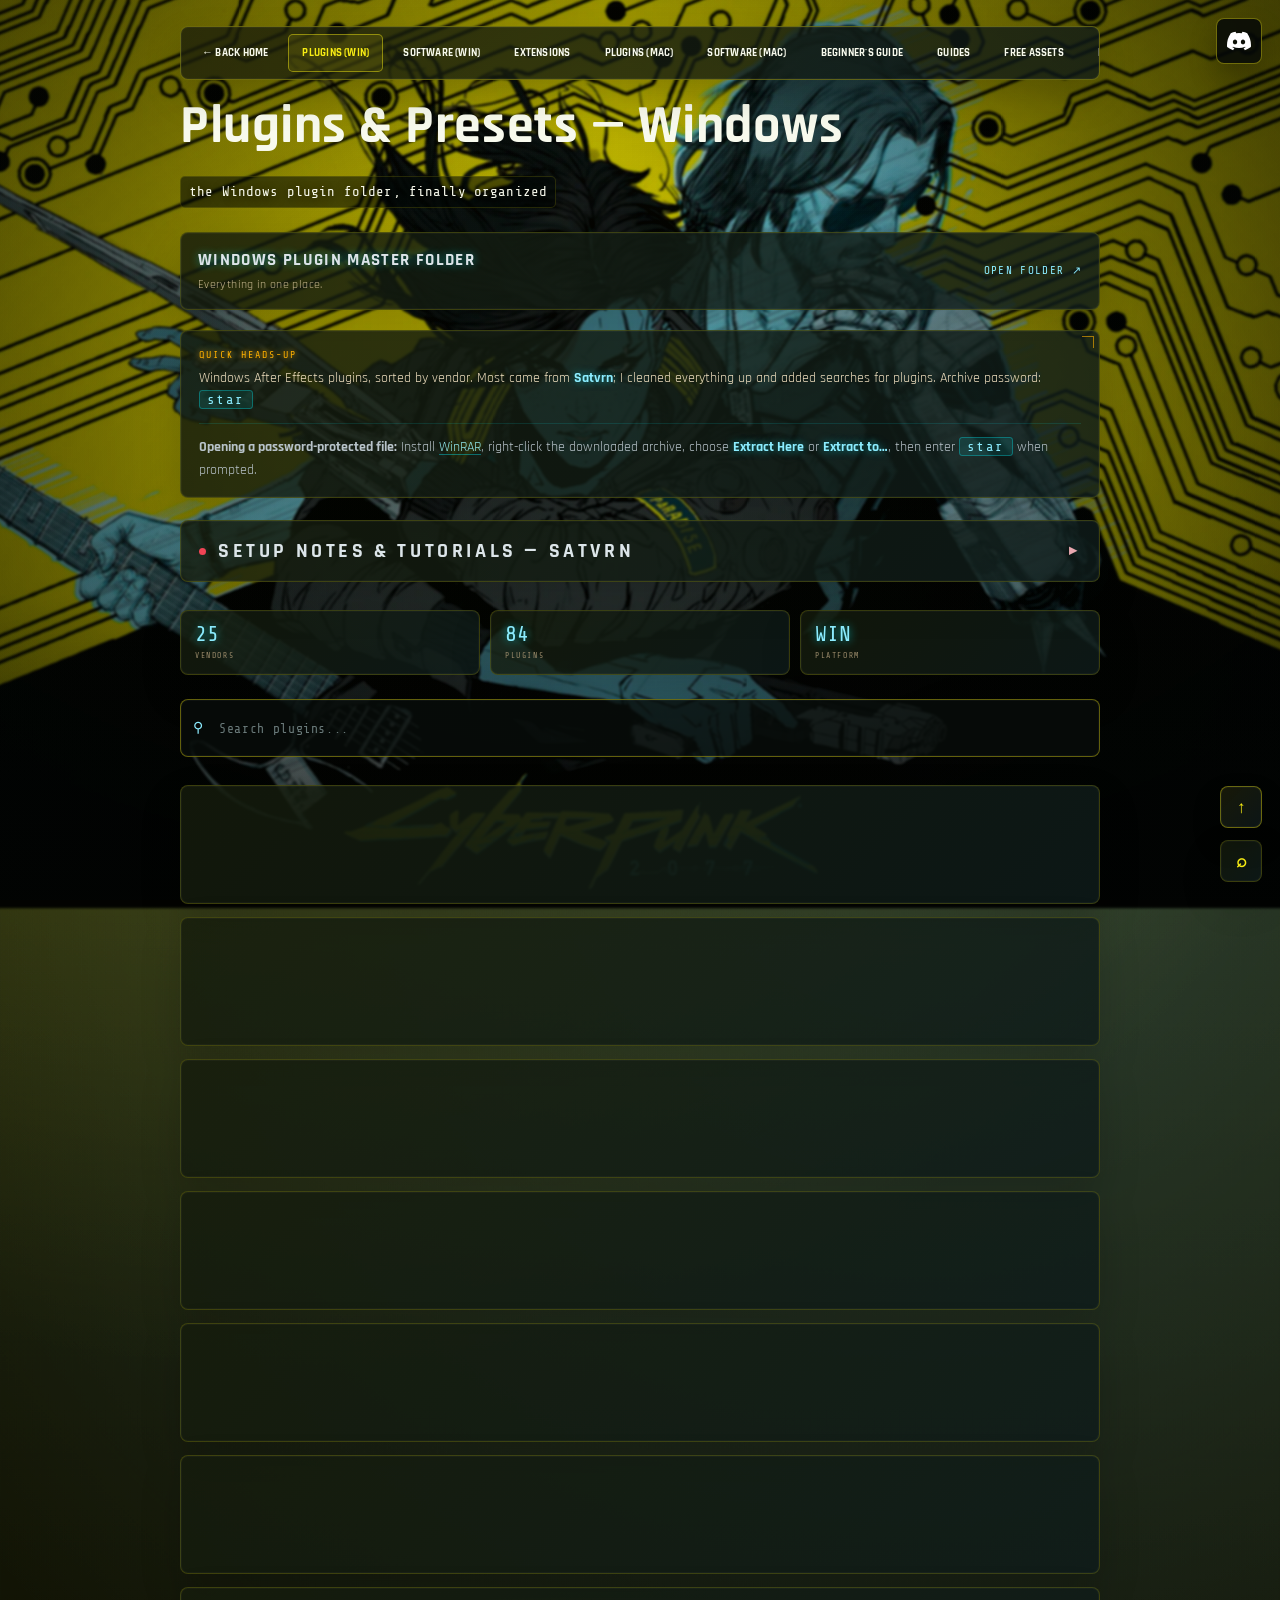
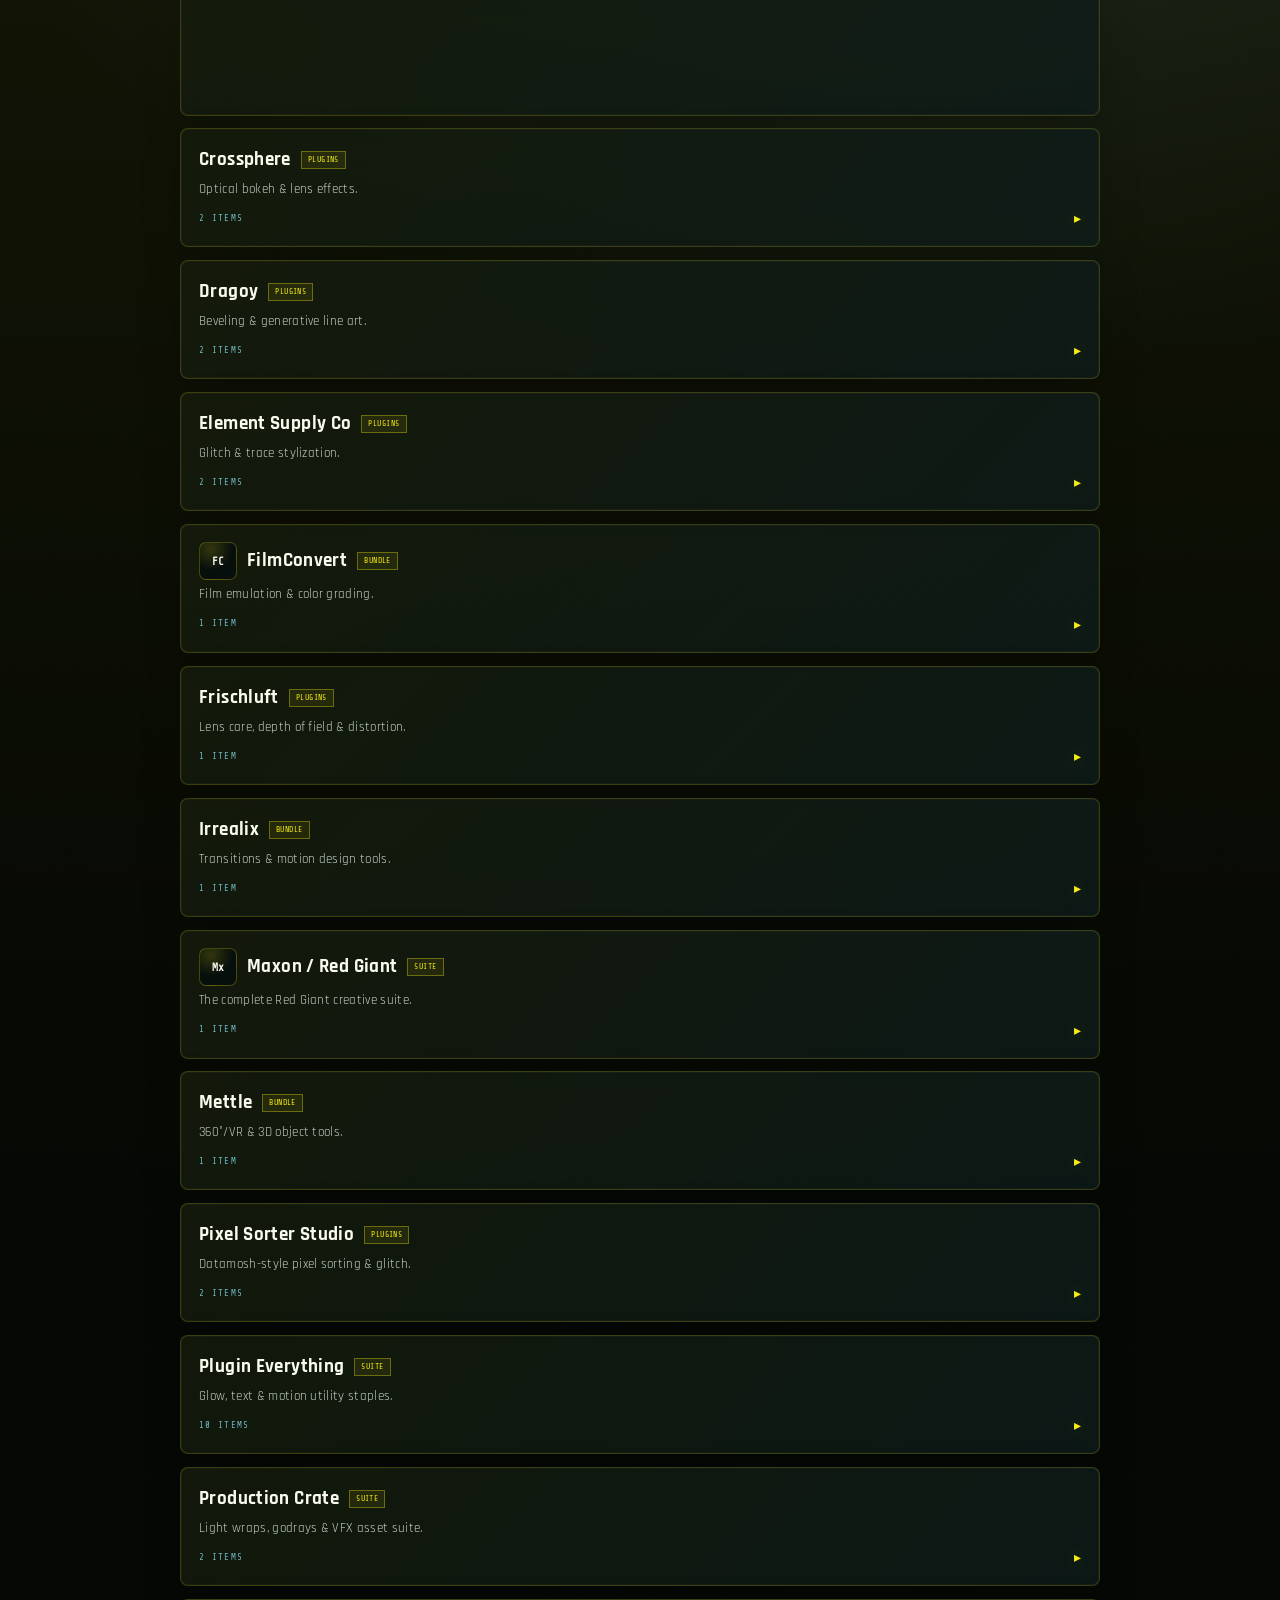
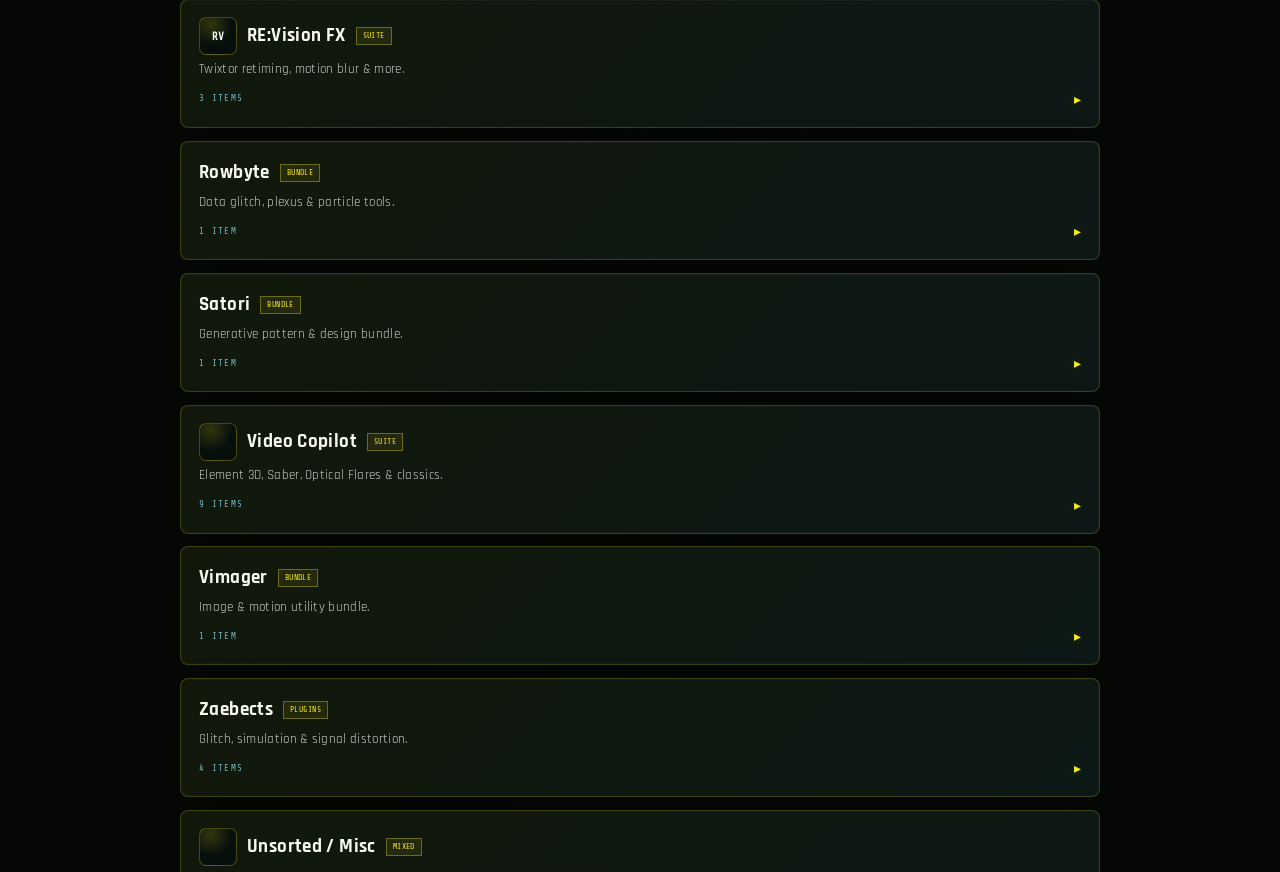
<file: plugins.html>
<!DOCTYPE html>

<html lang="en">
<head>
<meta charset="utf-8"/>
<meta content="width=device-width, initial-scale=1.0" name="viewport"/>
<meta content="#05030a" name="theme-color"/>
<meta content="V3LTRA.xyz — plugins, scripts, presets, and creative apps for After Effects editors on Windows and Mac." name="description"/>
<title>V3LTRA.xyz — Windows Plugins</title>
<link href="https://fonts.googleapis.com/css2?family=Rajdhani:wght@300;400;600;700&amp;family=Share+Tech+Mono&amp;display=swap" rel="stylesheet"/>
<style>
  @keyframes pageIn { from { opacity:0; } to { opacity:1; } }
  body { animation: pageIn .45s ease-out; }
  *, *::before, *::after { box-sizing: border-box; margin: 0; padding: 0; }
  :root {
    --amber: #d4922e; --gold: #fff0a0; --cyan: #00f5ff;
    --magenta: #ff2d95; --rust: #a03010; --dim: #4a3418;
    --card-bg: rgba(6, 4, 12, 0.80);
  }
  html, body { min-height: 100%; background: #05030a; font-family: 'Rajdhani', sans-serif; color: var(--gold); overflow-x: hidden; }

  #bg-image { position: fixed; inset: 0; width: 100%; height: 100%; object-fit: cover; z-index: 0; }
  #glow-canvas { position: fixed; inset: 0; width:100%; height:100%; z-index: 1; mix-blend-mode: screen; pointer-events:none; }
  #particle-canvas { position: fixed; inset: 0; width: 100%; height: 100%; z-index: 2; pointer-events: none; }
  #markers-canvas { position: fixed; inset: 0; pointer-events: none; z-index: 3; opacity: 0.45; }

  .scanlines { position: fixed; inset: 0; background: repeating-linear-gradient(0deg, transparent, transparent 3px, rgba(0,0,0,0.07) 3px, rgba(0,0,0,0.07) 4px); pointer-events: none; z-index: 4; }
  .vignette { position: fixed; inset: 0; background: radial-gradient(ellipse at center, transparent 35%, rgba(0,0,0,0.78) 100%); pointer-events: none; z-index: 5; }
  .glitch-strip { position: fixed; left: 0; right: 0; height: 2px; background: var(--cyan); opacity: 0; pointer-events: none; z-index: 6; animation: strip-flash 9s infinite; }
  @keyframes strip-flash { 0%,88%,100%{opacity:0} 89%{opacity:.7;top:28%} 90%{opacity:0} 92%{opacity:.4;top:63%} 93%{opacity:0} }

  .page { position: relative; z-index: 10; max-width: 620px; margin: 0 auto; padding: 40px 20px 90px; }

   
  .nav { display:flex; align-items:center; gap:8px; margin-bottom: 30px; }
  .nav a { font-family:'Share Tech Mono',monospace; font-size:11px; letter-spacing:.15em; text-transform:uppercase;
    color:#fff; text-decoration:none; padding:8px 14px; border:1px solid rgba(0,245,255,.25);
    background:rgba(0,0,0,.5); transition:all .2s; text-shadow:0 0 8px rgba(0,245,255,.4); }
  .nav a:hover { border-color:var(--cyan); background:rgba(0,245,255,.08); }
  .nav a.active { border-color:var(--cyan); color:var(--cyan); background:rgba(0,245,255,.06); }
  .nav a:first-child { border-color:rgba(255,45,149,.45); color:#fff; background:linear-gradient(135deg,rgba(255,45,149,.12),rgba(0,245,255,.08)); text-shadow:0 0 10px rgba(0,245,255,.55); }
  .nav a:first-child:hover { border-color:var(--magenta); box-shadow:0 0 16px rgba(255,45,149,.18); }
  .nav .spacer { flex:1; }

   
  .phead { margin-bottom: 26px; }
  .phead h1 { font-size: clamp(28px,7vw,40px); font-weight:700; letter-spacing:.08em; text-transform:uppercase; color:#fff;
    text-shadow:0 0 22px rgba(0,245,255,.6), 0 0 44px rgba(255,45,149,.35), 0 2px 0 rgba(0,0,0,1);
    position:relative; display:inline-block; }
  .phead h1::before,.phead h1::after { content:attr(data-text); position:absolute; top:0; left:0; width:100%; overflow:hidden; clip-path:inset(100% 0 0 0); }
  .phead h1::before { color:var(--cyan); animation:glitch-a 6s infinite steps(1); mix-blend-mode:screen; }
  .phead h1::after { color:var(--magenta); animation:glitch-b 6s infinite steps(1); mix-blend-mode:screen; }
  @keyframes glitch-a { 0%,86%,100%{clip-path:inset(100% 0 0 0);transform:translate(0)} 87%{clip-path:inset(8% 0 62% 0);transform:translate(-3px,1px)} 89%{clip-path:inset(38% 0 32% 0);transform:translate(3px,-1px)} 91%{clip-path:inset(100% 0 0 0)} }
  @keyframes glitch-b { 0%,88%,100%{clip-path:inset(100% 0 0 0);transform:translate(0)} 89%{clip-path:inset(53% 0 22% 0);transform:translate(4px,0)} 92%{clip-path:inset(18% 0 68% 0);transform:translate(-4px,2px)} 94%{clip-path:inset(100% 0 0 0)} }
  .phead .sub { font-family:'Share Tech Mono',monospace; font-size:11px; color:#fff; letter-spacing:.14em;
    margin-top:10px; background:rgba(0,0,0,.5); display:inline-block; padding:3px 8px; text-shadow:0 0 10px rgba(0,245,255,.6); }


   
  .master-folder {
    display:flex; align-items:center; justify-content:space-between; gap:16px;
    margin:0 0 20px; padding:15px 17px;
    border:1px solid rgba(0,245,255,.48);
    background:linear-gradient(110deg,rgba(0,245,255,.10),rgba(8,6,18,.86) 55%,rgba(255,45,149,.10));
    color:#fff; text-decoration:none; transition:border-color .2s,background .2s,transform .2s;
  }
  .master-folder:hover,.master-folder:focus-visible {
    border-color:var(--cyan); background:rgba(8,10,20,.94); transform:translateY(-1px); outline:none;
  }
  .master-folder-copy strong {
    display:block; font-size:17px; letter-spacing:.08em; text-transform:uppercase;
    text-shadow:0 0 10px rgba(0,245,255,.45);
  }
  .master-folder-copy small {
    display:block; margin-top:3px; color:#c8b890; font-size:12px; letter-spacing:.03em;
  }
  .master-folder-arrow {
    flex-shrink:0; font-family:'Share Tech Mono',monospace; color:var(--cyan);
    font-size:11px; letter-spacing:.12em; text-transform:uppercase;
  }

   
  .notice { border:1px solid rgba(212,146,46,.4); background:rgba(20,10,0,.6);
    padding:14px 16px; margin-bottom:26px; position:relative; }
  .notice::before { content:''; position:absolute; top:5px; right:5px; width:12px; height:12px; border-top:1px solid var(--amber); border-right:1px solid var(--amber); opacity:.6; }
  .notice .n-title { font-family:'Share Tech Mono',monospace; font-size:10px; letter-spacing:.2em; color:var(--amber); text-transform:uppercase; margin-bottom:6px; text-shadow:0 0 6px var(--amber); }
  .notice .n-body { font-size:14px; line-height:1.5; color:#f0e0c0; }
  .notice .n-body b { color:var(--cyan); text-shadow:0 0 8px rgba(0,245,255,.5); }
  .notice .pw { font-family:'Share Tech Mono',monospace; background:rgba(0,245,255,.1); border:1px solid rgba(0,245,255,.3); padding:1px 7px; color:var(--cyan); letter-spacing:.1em; }

   
  .satvrn { margin:-8px 0 26px; border:1px solid #ff2d2d; background:rgba(30,0,0,.55); position:relative; overflow:hidden;
    animation:satvrnPulse 2.4s ease-in-out infinite; }
  @keyframes satvrnPulse {
    0%,100% { box-shadow:0 0 8px rgba(255,45,45,.35), inset 0 0 12px rgba(255,45,45,.08); border-color:rgba(255,45,45,.75); }
    50%     { box-shadow:0 0 22px rgba(255,45,45,.7),  inset 0 0 20px rgba(255,45,45,.16); border-color:#ff4d4d; }
  }
  .satvrn > summary { list-style:none; cursor:pointer; display:flex; align-items:center; gap:12px; padding:15px 18px;
    font-family:'Rajdhani',sans-serif; font-weight:700; font-size:20px; letter-spacing:.18em; text-transform:uppercase;
    color:#fff; text-shadow:0 0 10px rgba(255,45,45,.9),0 0 22px rgba(255,45,45,.5); position:relative; }
  .satvrn > summary::-webkit-details-marker { display:none; }
  .satvrn > summary::before { content:''; position:absolute; top:0; left:-120%; width:70%; height:100%;
    background:linear-gradient(100deg,transparent,rgba(255,90,90,.35),transparent); transform:skewX(-18deg);
    animation:satvrnShine 3.2s ease-in-out infinite; pointer-events:none; }
  @keyframes satvrnShine { 0% { left:-120%; } 55%,100% { left:130%; } }
  .satvrn > summary .s-dot { width:11px; height:11px; border-radius:50%; background:#ff2d2d;
    box-shadow:0 0 10px #ff2d2d,0 0 20px rgba(255,45,45,.7); flex-shrink:0; position:relative; z-index:1; }
  .satvrn > summary .s-txt { position:relative; z-index:1; }
  .satvrn > summary .s-chev { margin-left:auto; color:#ff5a5a; font-size:15px; transition:transform .25s; position:relative; z-index:1; }
  .satvrn[open] > summary .s-chev { transform:rotate(90deg); }
  .satvrn-body { padding:4px 18px 18px; border-top:1px solid rgba(255,45,45,.28);
    font-size:14px; line-height:1.55; color:#f3d6d6; }
  .satvrn-dl { display:inline-flex; align-items:center; gap:10px; margin:14px 0 4px; padding:10px 16px;
    border:1px solid #ff2d2d; background:rgba(255,45,45,.1); color:#fff; text-decoration:none;
    font-family:'Share Tech Mono',monospace; font-size:12px; letter-spacing:.12em; text-transform:uppercase; transition:all .2s; }
  .satvrn-dl:hover { background:rgba(255,45,45,.22); box-shadow:0 0 14px rgba(255,45,45,.5); }
  .satvrn-dl .dl-arrow { font-size:14px; }
  .satvrn-list { list-style:none; margin:14px 0 0; padding:0; }
  .satvrn-list li { font-family:'Share Tech Mono',monospace; font-size:12px; color:#f0d0d0; padding:6px 0 6px 18px;
    position:relative; letter-spacing:.02em; border-bottom:1px solid rgba(255,45,45,.1); }
  .satvrn-list li::before { content:'▪'; position:absolute; left:0; color:#ff5a5a; opacity:.8; }
  .satvrn-list li:last-child { border-bottom:none; }

   
  .stats { display:flex; gap:10px; margin-bottom:22px; flex-wrap:wrap; }
  .stat { flex:1; min-width:90px; border:1px solid rgba(0,245,255,.2); background:rgba(0,0,0,.45); padding:10px 12px; }
  .stat .num { font-family:'Share Tech Mono',monospace; font-size:22px; color:var(--cyan); text-shadow:0 0 10px rgba(0,245,255,.6); line-height:1; }
  .stat .lbl { font-family:'Share Tech Mono',monospace; font-size:8px; letter-spacing:.2em; color:#9a8a6a; text-transform:uppercase; margin-top:5px; }

   
  .search-wrap { position:relative; margin-bottom:24px; }
  .search-wrap input { width:100%; background:rgba(0,0,0,.55); border:1px solid rgba(0,245,255,.3); color:#fff;
    font-family:'Share Tech Mono',monospace; font-size:13px; letter-spacing:.05em; padding:12px 14px 12px 38px; outline:none; }
  .search-wrap input::placeholder { color:#6a7a7a; }
  .search-wrap input:focus { border-color:var(--cyan); box-shadow:0 0 12px rgba(0,245,255,.2); }
  .search-wrap .s-icon { position:absolute; left:13px; top:50%; transform:translateY(-50%); color:var(--cyan); font-size:14px; }

   
  .vendors { display:flex; flex-direction:column; gap:10px; }
  .vendor { border:1px solid rgba(0,245,255,.22); background:var(--card-bg); overflow:hidden; transition:border-color .2s; }
  .vendor:hover { border-color:rgba(0,245,255,.5); }
  .vendor.open, .vendor[open] { border-color:var(--cyan); }
  .vendor-head { width:100%; text-align:left; background:none; border:none; cursor:pointer; padding:15px 17px; position:relative; color:inherit; display:block; }
  summary.vendor-head { list-style:none; -webkit-tap-highlight-color: transparent; }
  summary.vendor-head::-webkit-details-marker { display:none; }

  .vendor-corner-bl { position:absolute; bottom:5px; left:5px; width:12px; height:12px; border-bottom:1px solid var(--cyan); border-left:1px solid var(--cyan); opacity:0; transition:opacity .2s; }
  .vendor.open .vendor-corner-bl, .vendor[open] .vendor-corner-bl, .vendor:hover .vendor-corner-bl { opacity:.6; }
  .vendor-title-row { display:flex; align-items:center; gap:10px; }
  .vendor-name { font-size:19px; font-weight:700; letter-spacing:.04em; text-transform:uppercase; color:#fff; text-shadow:0 0 10px rgba(0,245,255,.4), 0 1px 2px rgba(0,0,0,1); }
  .vendor-tag { font-family:'Share Tech Mono',monospace; font-size:8px; letter-spacing:.15em; color:var(--magenta); border:1px solid rgba(255,45,149,.4); padding:2px 6px; text-shadow:0 0 6px rgba(255,45,149,.5); }
  .vendor-desc { font-size:13px; color:#c8b890; margin-top:5px; letter-spacing:.02em; }
  .vendor-meta { display:flex; align-items:center; justify-content:space-between; margin-top:9px; }
  .vendor-count { font-family:'Share Tech Mono',monospace; font-size:9px; letter-spacing:.15em; color:var(--cyan); opacity:.75; }
  .vendor-chevron { font-family:'Share Tech Mono',monospace; color:var(--cyan); font-size:14px; transition:transform .25s; }
  .vendor.open .vendor-chevron, .vendor[open] .vendor-chevron { transform:rotate(90deg); }

  .vendor-body { max-height:0; overflow:hidden; transition:max-height .35s ease; }
  .vendor.open .vendor-body, .vendor[open] .vendor-body { max-height:none; overflow:visible; }
  .item-list { list-style:none; padding:4px 17px 0; margin:0; border-top:1px solid rgba(0,245,255,.12); }
  .item-list li { font-family:'Share Tech Mono',monospace; font-size:12px; color:#e8d8b8; padding:7px 0 7px 18px; position:relative; letter-spacing:.02em; border-bottom:1px solid rgba(255,255,255,.04); }
  .item-list li::before { content:'▪'; position:absolute; left:0; color:var(--cyan); opacity:.7; }
  .item-list li:last-child { border-bottom:none; }

  .dl-btn { display:flex; align-items:center; justify-content:center; gap:10px; margin:14px 17px 17px;
    padding:12px; text-decoration:none; border:1px solid var(--cyan); background:rgba(0,245,255,.06);
    color:var(--cyan); font-family:'Share Tech Mono',monospace; font-size:12px; letter-spacing:.18em; text-transform:uppercase;
    transition:all .2s; position:relative; overflow:hidden; }
  .dl-btn::before { content:''; position:absolute; top:0; left:-100%; width:100%; height:100%; background:linear-gradient(90deg,transparent,rgba(0,245,255,.25),transparent); transition:left .4s; }
  .dl-btn:hover::before { left:100%; }
  .dl-btn:hover { background:rgba(0,245,255,.14); box-shadow:0 0 16px rgba(0,245,255,.3); text-shadow:0 0 8px var(--cyan); }
  .gofile-btn { display:flex; align-items:center; justify-content:center; gap:10px; margin:-6px 17px 17px; padding:13px 16px; border:1px solid rgba(255,49,49,.52); background:rgba(255,49,49,.08); color:#ff5a5a; text-decoration:none; font-family:'Share Tech Mono',monospace; font-size:12px; letter-spacing:.16em; text-transform:uppercase; font-weight:700; position:relative; overflow:hidden; transition:all .25s ease; }
  .gofile-btn::before { content:''; position:absolute; top:0; left:-100%; width:100%; height:100%; background:linear-gradient(90deg,transparent,rgba(255,49,49,.24),transparent); transition:left .4s; }
  .gofile-btn:hover::before { left:100%; }
  .gofile-btn:hover { background:rgba(255,49,49,.14); box-shadow:0 0 16px rgba(255,49,49,.28); text-shadow:0 0 8px rgba(255,49,49,.75); }
  .dl-arrow { font-size:14px; }
  .yt-btn { display:flex; align-items:center; justify-content:center; gap:10px; margin:-6px 17px 17px; padding:11px 12px; text-decoration:none; border:1px solid rgba(255,45,149,.68); background:rgba(255,45,149,.06); color:#fff; font-family:'Share Tech Mono',monospace; font-size:11px; letter-spacing:.16em; text-transform:uppercase; transition:all .2s; position:relative; overflow:hidden; }
  .yt-btn::before { content:''; position:absolute; top:0; left:-100%; width:100%; height:100%; background:linear-gradient(90deg,transparent,rgba(255,45,149,.22),transparent); transition:left .4s; }
  .yt-btn:hover::before { left:100%; }
  .yt-btn:hover { border-color:#ff2d95; background:rgba(255,45,149,.13); box-shadow:0 0 16px rgba(255,45,149,.28); text-shadow:0 0 8px rgba(255,45,149,.85); }
  .yt-logo { width:23px; height:16px; border-radius:4px; background:#ff0033; box-shadow:0 0 10px rgba(255,0,51,.45); display:inline-flex; align-items:center; justify-content:center; flex-shrink:0; position:relative; z-index:1; }
  .yt-logo::after { content:''; width:0; height:0; border-top:4px solid transparent; border-bottom:4px solid transparent; border-left:7px solid #fff; margin-left:2px; }
  .yt-btn span:not(.yt-logo) { position:relative; z-index:1; }
  .yt-sub { margin-left:auto; color:var(--magenta); font-size:9px; letter-spacing:.12em; opacity:.85; }



   
  .vendor[open] .vendor-body { max-height:none; overflow:visible; }
  .tutorial-chooser { margin:-6px 17px 17px; border:1px solid rgba(255,45,149,.58); background:rgba(255,45,149,.045); position:relative; overflow:hidden; }
  .tutorial-chooser > summary { list-style:none; cursor:pointer; display:flex; align-items:center; justify-content:center; gap:10px; padding:12px; font-family:'Share Tech Mono',monospace; font-size:11px; letter-spacing:.16em; text-transform:uppercase; color:#fff; text-shadow:0 0 8px rgba(255,45,149,.65); }
  .tutorial-chooser > summary::-webkit-details-marker { display:none; }
  .tutorial-chooser > summary::before { content:''; position:absolute; top:0; left:-100%; width:100%; height:100%; background:linear-gradient(90deg,transparent,rgba(255,45,149,.20),transparent); transition:left .45s; pointer-events:none; }
  .tutorial-chooser > summary:hover::before { left:100%; }
  .tutorial-chooser[open] { border-color:#ff2d95; box-shadow:0 0 18px rgba(255,45,149,.18); }
  .tutorial-chooser[open] > summary { border-bottom:1px solid rgba(255,45,149,.28); }
  .tutorial-chevron { margin-left:auto; color:var(--magenta); transition:transform .2s; }
  .tutorial-chooser[open] .tutorial-chevron { transform:rotate(90deg); }
  .tutorial-content { padding:13px; background:rgba(0,0,0,.22); }
  .tutorial-prompt { font-family:'Share Tech Mono',monospace; font-size:9px; letter-spacing:.22em; color:var(--cyan); text-transform:uppercase; margin-bottom:10px; text-shadow:0 0 7px rgba(0,245,255,.5); }
  .tutorial-note { font-size:12px; color:#c8b890; line-height:1.45; margin-bottom:12px; }
  .tutorial-grid { display:flex; flex-direction:column; gap:9px; }
  .tutorial-card { border:1px solid rgba(0,245,255,.16); background:rgba(0,0,0,.34); padding:11px 12px; position:relative; }
  .tutorial-card::before { content:''; position:absolute; top:5px; right:5px; width:10px; height:10px; border-top:1px solid rgba(0,245,255,.5); border-right:1px solid rgba(0,245,255,.5); }
  .tutorial-plugin { font-family:'Share Tech Mono',monospace; font-size:12px; color:#fff; letter-spacing:.08em; text-transform:uppercase; padding-right:18px; }
  .tutorial-mini { color:#9a8a6a; font-size:12px; margin-top:4px; line-height:1.35; }
  .tutorial-actions { display:flex; gap:8px; flex-wrap:wrap; margin-top:10px; }
  .tutorial-link { display:inline-flex; align-items:center; justify-content:center; gap:6px; flex:1; min-width:120px; padding:9px 10px; border:1px solid rgba(0,245,255,.36); background:rgba(0,245,255,.06); color:var(--cyan); text-decoration:none; font-family:'Share Tech Mono',monospace; font-size:10px; letter-spacing:.12em; text-transform:uppercase; transition:all .18s; }
  .tutorial-link:hover { border-color:var(--cyan); background:rgba(0,245,255,.13); box-shadow:0 0 12px rgba(0,245,255,.22); }
  .tutorial-link.yt { border-color:rgba(255,45,149,.48); color:#fff; background:rgba(255,45,149,.07); }
  .tutorial-link.yt:hover { border-color:#ff2d95; background:rgba(255,45,149,.14); box-shadow:0 0 12px rgba(255,45,149,.22); }
  .tutorial-link.yt.has-video { border-color:#ff2d95; color:#fff; background:rgba(255,45,149,.16); box-shadow:0 0 10px rgba(255,45,149,.25); }
  .tutorial-link.yt.has-video:hover { background:rgba(255,45,149,.24); box-shadow:0 0 16px rgba(255,45,149,.42); }
  .tutorial-link.disabled { opacity:.5; pointer-events:none; }

  .no-results { text-align:center; padding:40px 20px; font-family:'Share Tech Mono',monospace; font-size:12px; color:#6a7a7a; letter-spacing:.1em; display:none; }

  .footer { font-family:'Share Tech Mono',monospace; font-size:9px; color:rgba(0,245,255,.4); letter-spacing:.2em; text-align:center; line-height:2; margin-top:40px; }

  @media(prefers-reduced-motion:reduce){*,*::before,*::after{animation:none!important}}
</style>
<link rel="stylesheet" href="curated.css">
</head>
<body>
<img alt="" id="bg-image" src="bg.webp">
<canvas id="glow-canvas"></canvas>
<canvas id="particle-canvas"></canvas>
<canvas id="markers-canvas"></canvas>
<div class="scanlines"></div>
<div class="vignette"></div>
<div class="glitch-strip"></div>
<div class="page">
<div class="nav">
<a href="index.html" aria-label="V3LTRA.xyz home">← BACK HOME</a>
<a class="active" href="plugins.html">PLUGINS (WIN)</a>
<a href="software.html">SOFTWARE (WIN)</a>
<a href="extensions.html">EXTENSIONS</a>
<a href="plugins-mac.html">PLUGINS (MAC)</a>
<a href="software-mac.html">SOFTWARE (MAC)</a>
</div>
<div class="phead">
<h1 data-text="Plugins & Presets — Windows">Plugins &amp; Presets — Windows</h1>
<div class="sub">the Windows plugin folder, finally organized</div>
</div>
<a class="master-folder" href="https://mega.nz/folder/ZREzQLxC#jv4BVi0SQRW0TJp2iz3LQg" target="_blank" rel="noopener" aria-label="Open the Windows plugin master folder">
  <span class="master-folder-copy">
    <strong>Windows Plugin Master Folder</strong>
    <small>Everything in one place.</small>
  </span>
  <span class="master-folder-arrow">Open folder ↗</span>
</a>
<div class="notice">
<div class="n-title">QUICK HEADS-UP</div>
<div class="n-body">
      Windows After Effects plugins, sorted by vendor. Most came from <b>Satvrn</b>; I cleaned everything up and added searches for plugins. Archive password: <span class="pw">star</span>
      <div class="archive-help"><strong>Opening a password-protected file:</strong> Install <a href="https://www.rarlab.com/download.htm" target="_blank" rel="noopener noreferrer">WinRAR</a>, right-click the downloaded archive, choose <b>Extract Here</b> or <b>Extract to…</b>, then enter <span class="pw">star</span> when prompted.</div>
</div>
</div>
<details class="satvrn">
<summary><span class="s-dot"></span><span class="s-txt">Setup notes &amp; tutorials — Satvrn</span><span class="s-chev">▸</span></summary>
<div class="satvrn-body">
<a class="satvrn-dl" href="https://mega.nz/folder/UAVFAZhR#se9HWGCtU87jRb6lmj-nDA" rel="noopener" target="_blank"><span>OPEN SETUP VIDEOS</span><span class="dl-arrow">↓</span></a>
<ul class="satvrn-list">
<li>BCC Continuum tutorial</li>
<li>Deep Glow 2 tutorial</li>
<li>Element 3D tutorial</li>
<li>FilmConvert tutorial</li>
<li>Flow (script) tutorial</li>
<li>Red Giant tutorial</li>
<li>RE:VisionFX tutorial (Twixtor, RSMB, etc.)</li>
<li>Sapphire tutorial</li>
<li>Twitch tutorial</li>
<li>ZXP Installer tutorial</li>
</ul>
</div>
</details>
<div class="stats">
<div class="stat"><div class="num">25</div><div class="lbl">Vendors</div></div>
<div class="stat"><div class="num">84</div><div class="lbl">Plugins</div></div>
<div class="stat"><div class="num">WIN</div><div class="lbl">Platform</div></div>
</div>
<div class="search-wrap">
<span class="s-icon">⚲</span>
<input autocomplete="off" id="search" oninput="filterVendors()" placeholder="Search plugins..." type="text"/>
</div>
<div class="vendors" id="vendors">
<details class="vendor" data-items="andrew yang plugin bundle" data-name="andrew kramer / andrew yang">
<summary class="vendor-head">
<div class="vendor-corner-bl"></div>
<div class="vendor-title-row">
<span class="vendor-name">Andrew Kramer / Andrew Yang</span>
<span class="vendor-tag">BUNDLE</span>
</div>
<div class="vendor-desc">Plugin bundle.</div>
<div class="vendor-meta">
<span class="vendor-count">1 ITEM</span>
<span class="vendor-chevron">▸</span>
</div>
</summary>
<div class="vendor-body">
<ul class="item-list">
<li>Andrew Yang plugin bundle</li>
</ul>
<a class="dl-btn" href="https://mega.nz/folder/sItxRZyR#aVco_Fqldi7Svv2lnU0Gqw" rel="noopener" target="_blank">
<span>OPEN MEGA FOLDER</span>
<span class="dl-arrow">↓</span>
</a>
<a class="gofile-btn" href="https://gofile.io/d/jGm8Dc" rel="noopener" target="_blank">
<span>OPEN GOFILE RESOURCES</span>
<span class="dl-arrow">↗</span>
</a><details class="tutorial-chooser"><summary><span aria-hidden="true" class="yt-logo"></span><span>Tutorials / How to use</span><span class="yt-sub">Choose a tool</span><span class="tutorial-chevron">▸</span></summary><div class="tutorial-content"><div class="tutorial-prompt">WHICH PLUGIN?</div><div class="tutorial-note">YouTube opens search results so you can pick the video that matches your version.</div><div class="tutorial-grid"><div class="tutorial-card"><div class="tutorial-plugin">Andrew Yang plugin bundle</div><div class="tutorial-mini">See how people actually use it.</div><div class="tutorial-actions"><a aria-label="Find YouTube tutorials for Andrew Yang plugin bundle" class="tutorial-link yt" href="https://www.youtube.com/results?search_query=Andrew+Yang+plugin+bundle+After+Effects+plugin+tutorial+how+to+use+what+does+it+do" rel="noopener" target="_blank">SEARCH YOUTUBE</a></div></div></div></div></details>

</div>
</details>
<details class="vendor" data-items="aftercodecs v1.21.1 autokroma bundle 2025 influx v1.6.1" data-name="autokroma">
<summary class="vendor-head">
<div class="vendor-corner-bl"></div>
<div class="vendor-title-row">
<span class="vendor-name">AutoKroma</span>
<span class="vendor-tag">SUITE</span>
</div>
<div class="vendor-desc">Encoding, workflow &amp; rendering tools.</div>
<div class="vendor-meta">
<span class="vendor-count">3 ITEMS</span>
<span class="vendor-chevron">▸</span>
</div>
</summary>
<div class="vendor-body">
<ul class="item-list">
<li>AfterCodecs v1.21.1</li>
<li>AutoKroma Bundle 2025</li>
<li>Influx v1.6.1</li>
</ul>
<a class="dl-btn" href="https://mega.nz/folder/5RNSwJwa#NOIKh4i1yf6ewNvNKKsfWQ" rel="noopener" target="_blank">
<span>OPEN MEGA FOLDER</span>
<span class="dl-arrow">↓</span>
</a>
<a class="gofile-btn" href="https://gofile.io/d/aTQ3Kp" rel="noopener" target="_blank">
<span>OPEN GOFILE RESOURCES</span>
<span class="dl-arrow">↗</span>
</a><details class="tutorial-chooser"><summary><span aria-hidden="true" class="yt-logo"></span><span>Tutorials / How to use</span><span class="yt-sub">Choose a tool</span><span class="tutorial-chevron">▸</span></summary><div class="tutorial-content"><div class="tutorial-prompt">WHICH PLUGIN?</div><div class="tutorial-note">YouTube opens search results so you can pick the video that matches your version.</div><div class="tutorial-grid"><div class="tutorial-card"><div class="tutorial-plugin">AfterCodecs</div><div class="tutorial-mini">See how people actually use it.</div><div class="tutorial-actions"><a aria-label="Find YouTube tutorials for AfterCodecs v1.21.1" class="tutorial-link yt" href="https://www.youtube.com/results?search_query=AfterCodecs+After+Effects+plugin+tutorial+how+to+use+what+does+it+do" rel="noopener" target="_blank">SEARCH YOUTUBE</a></div></div><div class="tutorial-card"><div class="tutorial-plugin">AutoKroma Bundle</div><div class="tutorial-mini">See how people actually use it.</div><div class="tutorial-actions"><a aria-label="Find YouTube tutorials for AutoKroma Bundle 2025" class="tutorial-link yt" href="https://www.youtube.com/results?search_query=AutoKroma+Bundle+After+Effects+plugin+tutorial+how+to+use+what+does+it+do" rel="noopener" target="_blank">SEARCH YOUTUBE</a></div></div><div class="tutorial-card"><div class="tutorial-plugin">Influx</div><div class="tutorial-mini">See how people actually use it.</div><div class="tutorial-actions"><a aria-label="Find YouTube tutorials for Influx v1.6.1" class="tutorial-link yt" href="https://www.youtube.com/results?search_query=Influx+After+Effects+plugin+tutorial+how+to+use+what+does+it+do" rel="noopener" target="_blank">SEARCH YOUTUBE</a></div></div></div></div></details>

</div>
</details>
<details class="vendor" data-items="bao plugins bundle 2025" data-name="bao">
<summary class="vendor-head">
<div class="vendor-corner-bl"></div>
<div class="vendor-title-row">
<span class="vendor-name">BAO</span>
<span class="vendor-tag">BUNDLE</span>
</div>
<div class="vendor-desc">Bao plugins bundle 2025.</div>
<div class="vendor-meta">
<span class="vendor-count">1 ITEM</span>
<span class="vendor-chevron">▸</span>
</div>
</summary>
<div class="vendor-body">
<ul class="item-list">
<li>Bao Plugins Bundle 2025</li>
</ul>
<a class="dl-btn" href="https://mega.nz/folder/kQNU0YBY#fh8O96XJzbNBXnLkvt2I4g" rel="noopener" target="_blank">
<span>OPEN MEGA FOLDER</span>
<span class="dl-arrow">↓</span>
</a>
<a class="gofile-btn" href="https://gofile.io/d/A9emCD" rel="noopener" target="_blank">
<span>OPEN GOFILE RESOURCES</span>
<span class="dl-arrow">↗</span>
</a><details class="tutorial-chooser"><summary><span aria-hidden="true" class="yt-logo"></span><span>Tutorials / How to use</span><span class="yt-sub">Choose a tool</span><span class="tutorial-chevron">▸</span></summary><div class="tutorial-content"><div class="tutorial-prompt">WHICH PLUGIN?</div><div class="tutorial-note">YouTube opens search results so you can pick the video that matches your version.</div><div class="tutorial-grid"><div class="tutorial-card"><div class="tutorial-plugin">Bao Plugins Bundle</div><div class="tutorial-mini">See how people actually use it.</div><div class="tutorial-actions"><a aria-label="Find YouTube tutorials for Bao Plugins Bundle 2025" class="tutorial-link yt" href="https://www.youtube.com/results?search_query=Bao+Plugins+Bundle+After+Effects+plugin+tutorial+how+to+use+what+does+it+do" rel="noopener" target="_blank">SEARCH YOUTUBE</a></div></div></div></div></details>

</div>
</details>
<details class="vendor" data-items="bskl suite (win)" data-name="baskl">
<summary class="vendor-head">
<div class="vendor-corner-bl"></div>
<div class="vendor-title-row">
<span class="vendor-name">BASKL</span>
<span class="vendor-tag">SUITE</span>
</div>
<div class="vendor-desc">BSKL suite for Windows.</div>
<div class="vendor-meta">
<span class="vendor-count">1 ITEM</span>
<span class="vendor-chevron">▸</span>
</div>
</summary>
<div class="vendor-body">
<ul class="item-list">
<li>BSKL Suite (Win)</li>
</ul>
<a class="dl-btn" href="https://mega.nz/folder/FE9WwC7K#mN2WZ9ZGIXxTj_7IzB71vg" rel="noopener" target="_blank">
<span>OPEN MEGA FOLDER</span>
<span class="dl-arrow">↓</span>
</a>
<a class="gofile-btn" href="https://gofile.io/d/EdLJqa" rel="noopener" target="_blank">
<span>OPEN GOFILE RESOURCES</span>
<span class="dl-arrow">↗</span>
</a><details class="tutorial-chooser"><summary><span aria-hidden="true" class="yt-logo"></span><span>Tutorials / How to use</span><span class="yt-sub">Choose a tool</span><span class="tutorial-chevron">▸</span></summary><div class="tutorial-content"><div class="tutorial-prompt">WHICH PLUGIN?</div><div class="tutorial-note">YouTube opens search results so you can pick the video that matches your version.</div><div class="tutorial-grid"><div class="tutorial-card"><div class="tutorial-plugin">BSKL Suite</div><div class="tutorial-mini">See how people actually use it.</div><div class="tutorial-actions"><a aria-label="Find YouTube tutorials for BSKL Suite (Win)" class="tutorial-link yt" href="https://www.youtube.com/results?search_query=BSKL+Suite+After+Effects+plugin+tutorial+how+to+use+what+does+it+do" rel="noopener" target="_blank">SEARCH YOUTUBE</a></div></div></div></div></details>

</div>
</details>
<details class="vendor" data-items="retro dither v1.10 l3tt3rm4pp3r2 v2.8" data-name="bgra entertainment">
<summary class="vendor-head">
<div class="vendor-corner-bl"></div>
<div class="vendor-title-row">
<span class="vendor-name">BGRA Entertainment</span>
<span class="vendor-tag">PLUGINS</span>
</div>
<div class="vendor-desc">Retro dithering &amp; typography displacement.</div>
<div class="vendor-meta">
<span class="vendor-count">2 ITEMS</span>
<span class="vendor-chevron">▸</span>
</div>
</summary>
<div class="vendor-body">
<ul class="item-list">
<li>Retro Dither v1.10</li>
<li>L3TT3RM4pp3r2 v2.8</li>
</ul>
<a class="dl-btn" href="https://mega.nz/folder/5d0AFCAQ#WN2ncq55dNFXgYiJt7Hi3g" rel="noopener" target="_blank">
<span>OPEN MEGA FOLDER</span>
<span class="dl-arrow">↓</span>
</a>
<a class="gofile-btn" href="https://gofile.io/d/CPvXGp" rel="noopener" target="_blank">
<span>OPEN GOFILE RESOURCES</span>
<span class="dl-arrow">↗</span>
</a><details class="tutorial-chooser"><summary><span aria-hidden="true" class="yt-logo"></span><span>Tutorials / How to use</span><span class="yt-sub">Choose a tool</span><span class="tutorial-chevron">▸</span></summary><div class="tutorial-content"><div class="tutorial-prompt">WHICH PLUGIN?</div><div class="tutorial-note">YouTube opens search results so you can pick the video that matches your version.</div><div class="tutorial-grid"><div class="tutorial-card"><div class="tutorial-plugin">Retro Dither</div><div class="tutorial-mini">See how people actually use it.</div><div class="tutorial-actions"><a aria-label="Find YouTube tutorials for Retro Dither v1.10" class="tutorial-link yt" href="https://www.youtube.com/results?search_query=Retro+Dither+After+Effects+plugin+tutorial+how+to+use+what+does+it+do" rel="noopener" target="_blank">SEARCH YOUTUBE</a></div></div><div class="tutorial-card"><div class="tutorial-plugin">L3TT3RM4pp3r2</div><div class="tutorial-mini">See how people actually use it.</div><div class="tutorial-actions"><a aria-label="Find YouTube tutorials for L3TT3RM4pp3r2 v2.8" class="tutorial-link yt" href="https://www.youtube.com/results?search_query=L3TT3RM4pp3r2+After+Effects+plugin+tutorial+how+to+use+what+does+it+do" rel="noopener" target="_blank">SEARCH YOUTUBE</a></div></div></div></div></details>

</div>
</details>
<details class="vendor" data-items="depth scanner 2 v2.4.42 (win) i ate mushrooms v6.24 (win) mask prompter 3 v3.0.3 (win/mac)" data-name="blace">
<summary class="vendor-head">
<div class="vendor-corner-bl"></div>
<div class="vendor-title-row">
<span class="vendor-name">BLACE</span>
<span class="vendor-tag">PLUGINS</span>
</div>
<div class="vendor-desc">Depth, texture &amp; masking AI tools.</div>
<div class="vendor-meta">
<span class="vendor-count">3 ITEMS</span>
<span class="vendor-chevron">▸</span>
</div>
</summary>
<div class="vendor-body">
<ul class="item-list">
<li>Depth Scanner 2 v2.4.42 (Win)</li>
<li>I Ate Mushrooms v6.24 (Win)</li>
<li>Mask Prompter 3 v3.0.3 (Win/Mac)</li> <b>note, drag "MaskPrompter3.blaceplugin" to "C:\Program Files\Adobe\Common\Plug-ins\7.0\MediaCore\MaskPrompter3" and replace </b> its the same for others but in their folders!
</ul>
<a class="dl-btn" href="https://mega.nz/folder/9ZE2TbYZ#jsIzXRziQ7VtqGN3uqbWdA" rel="noopener" target="_blank">
<span>OPEN MEGA FOLDER</span>
<span class="dl-arrow">↓</span>
</a>
<a class="gofile-btn" href="https://gofile.io/d/u3ZwZx" rel="noopener" target="_blank">
<span>OPEN GOFILE RESOURCES</span>
<span class="dl-arrow">↗</span>
</a><details class="tutorial-chooser"><summary><span aria-hidden="true" class="yt-logo"></span><span>Tutorials / How to use</span><span class="yt-sub">Choose a tool</span><span class="tutorial-chevron">▸</span></summary><div class="tutorial-content"><div class="tutorial-prompt">WHICH PLUGIN?</div><div class="tutorial-note">YouTube opens search results so you can pick the video that matches your version.</div><div class="tutorial-grid"><div class="tutorial-card"><div class="tutorial-plugin">Depth Scanner</div><div class="tutorial-mini">See how people actually use it.</div><div class="tutorial-actions"><a aria-label="Find YouTube tutorials for Depth Scanner 2 v2.4.42 (Win)" class="tutorial-link yt" href="https://www.youtube.com/results?search_query=Depth+Scanner+After+Effects+plugin+tutorial+how+to+use+what+does+it+do" rel="noopener" target="_blank">SEARCH YOUTUBE</a></div></div><div class="tutorial-card"><div class="tutorial-plugin">I Ate Mushrooms</div><div class="tutorial-mini">See how people actually use it.</div><div class="tutorial-actions"><a aria-label="Find YouTube tutorials for I Ate Mushrooms v6.24 (Win)" class="tutorial-link yt" href="https://www.youtube.com/results?search_query=I+Ate+Mushrooms+After+Effects+plugin+tutorial+how+to+use+what+does+it+do" rel="noopener" target="_blank">SEARCH YOUTUBE</a></div></div><div class="tutorial-card"><div class="tutorial-plugin">Mask Prompter</div><div class="tutorial-mini">See how people actually use it.</div><div class="tutorial-actions"><a aria-label="Find YouTube tutorials for Mask Prompter 3 v3.0.3 (Win/Mac)" class="tutorial-link yt" href="https://www.youtube.com/results?search_query=Mask+Prompter+After+Effects+plugin+tutorial+how+to+use+what+does+it+do" rel="noopener" target="_blank">SEARCH YOUTUBE</a></div></div></div></div></details>

</div>
</details>
<details class="vendor" data-items="sapphire ae win 2026.0 silhouette 2025.5.1 (win) continuum 2026 adobe v19.0.1 (win) mocha pro adobe 2026.0.1 (win)" data-name="boris fx">
<summary class="vendor-head">
<div class="vendor-corner-bl"></div>
<div class="vendor-title-row">
<span class="vendor-name">Boris FX</span>
<span class="vendor-tag">SUITE</span>
</div>
<div class="vendor-desc">Industry-standard VFX, tracking &amp; finishing.</div>
<div class="vendor-meta">
<span class="vendor-count">4 ITEMS</span>
<span class="vendor-chevron">▸</span>
</div>
</summary>
<div class="vendor-body">
<ul class="item-list">
<li>Sapphire AE Win 2026.0</li>
<li>Silhouette 2025.5.1 (Win)</li>
<li>Continuum 2026 Adobe v19.0.1 (Win)</li>
<li>Mocha Pro Adobe 2026.0.1 (Win)</li>
</ul>
<a class="dl-btn" href="https://mega.nz/folder/sAEVgAwL#W4xdmX0ztI23fEgEJ2Y1pw" rel="noopener" target="_blank">
<span>OPEN MEGA FOLDER</span>
<span class="dl-arrow">↓</span>
</a>
<a class="gofile-btn" href="https://gofile.io/d/AvRy3u" rel="noopener" target="_blank">
<span>OPEN GOFILE RESOURCES</span>
<span class="dl-arrow">↗</span>
</a><details class="tutorial-chooser"><summary><span aria-hidden="true" class="yt-logo"></span><span>Tutorials / How to use</span><span class="yt-sub">Choose a tool</span><span class="tutorial-chevron">▸</span></summary><div class="tutorial-content"><div class="tutorial-prompt">WHICH PLUGIN?</div><div class="tutorial-note">YouTube opens search results so you can pick the video that matches your version.</div><div class="tutorial-grid"><div class="tutorial-card"><div class="tutorial-plugin">Sapphire</div><div class="tutorial-mini">See how people actually use it.</div><div class="tutorial-actions"><a aria-label="Find YouTube tutorials for Sapphire AE Win 2026.0" class="tutorial-link yt" href="https://www.youtube.com/results?search_query=Sapphire+After+Effects+plugin+tutorial+how+to+use+what+does+it+do" rel="noopener" target="_blank">SEARCH YOUTUBE</a></div></div><div class="tutorial-card"><div class="tutorial-plugin">Silhouette</div><div class="tutorial-mini">See how people actually use it.</div><div class="tutorial-actions"><a aria-label="Find YouTube tutorials for Silhouette 2025.5.1 (Win)" class="tutorial-link yt" href="https://www.youtube.com/results?search_query=Silhouette+After+Effects+plugin+tutorial+how+to+use+what+does+it+do" rel="noopener" target="_blank">SEARCH YOUTUBE</a></div></div><div class="tutorial-card"><div class="tutorial-plugin">Continuum</div><div class="tutorial-mini">See how people actually use it.</div><div class="tutorial-actions"><a aria-label="Find YouTube tutorials for Continuum 2026 Adobe v19.0.1 (Win)" class="tutorial-link yt" href="https://www.youtube.com/results?search_query=Continuum+After+Effects+plugin+tutorial+how+to+use+what+does+it+do" rel="noopener" target="_blank">SEARCH YOUTUBE</a></div></div><div class="tutorial-card"><div class="tutorial-plugin">Mocha Pro</div><div class="tutorial-mini">See how people actually use it.</div><div class="tutorial-actions"><a aria-label="Find YouTube tutorials for Mocha Pro Adobe 2026.0.1 (Win)" class="tutorial-link yt" href="https://www.youtube.com/results?search_query=Mocha+Pro+After+Effects+plugin+tutorial+how+to+use+what+does+it+do" rel="noopener" target="_blank">SEARCH YOUTUBE</a></div></div></div></div></details>

</div>
</details>
<details class="vendor" data-items="crossphere bokeh 1.4.1 (win) crossphere plugins bundle (win)" data-name="crossphere">
<summary class="vendor-head">
<div class="vendor-corner-bl"></div>
<div class="vendor-title-row">
<span class="vendor-name">Crossphere</span>
<span class="vendor-tag">PLUGINS</span>
</div>
<div class="vendor-desc">Optical bokeh &amp; lens effects.</div>
<div class="vendor-meta">
<span class="vendor-count">2 ITEMS</span>
<span class="vendor-chevron">▸</span>
</div>
</summary>
<div class="vendor-body">
<ul class="item-list">
<li>Crossphere Bokeh 1.4.1 (Win)</li>
<li>Crossphere Plugins Bundle (Win)</li>
</ul>
<a class="dl-btn" href="https://mega.nz/folder/NMkRyYKT#Ysn9IbwPokMT0DBFZTPi1w" rel="noopener" target="_blank">
<span>OPEN MEGA FOLDER</span>
<span class="dl-arrow">↓</span>
</a>
<a class="gofile-btn" href="https://gofile.io/d/SGvPYM" rel="noopener" target="_blank">
<span>OPEN GOFILE RESOURCES</span>
<span class="dl-arrow">↗</span>
</a><details class="tutorial-chooser"><summary><span aria-hidden="true" class="yt-logo"></span><span>Tutorials / How to use</span><span class="yt-sub">Choose a tool</span><span class="tutorial-chevron">▸</span></summary><div class="tutorial-content"><div class="tutorial-prompt">WHICH PLUGIN?</div><div class="tutorial-note">YouTube opens search results so you can pick the video that matches your version.</div><div class="tutorial-grid"><div class="tutorial-card"><div class="tutorial-plugin">Crossphere Bokeh</div><div class="tutorial-mini">See how people actually use it.</div><div class="tutorial-actions"><a aria-label="Find YouTube tutorials for Crossphere Bokeh 1.4.1 (Win)" class="tutorial-link yt" href="https://www.youtube.com/results?search_query=Crossphere+Bokeh+After+Effects+plugin+tutorial+how+to+use+what+does+it+do" rel="noopener" target="_blank">SEARCH YOUTUBE</a></div></div><div class="tutorial-card"><div class="tutorial-plugin">Crossphere Plugins Bundle</div><div class="tutorial-mini">See how people actually use it.</div><div class="tutorial-actions"><a aria-label="Find YouTube tutorials for Crossphere Plugins Bundle (Win)" class="tutorial-link yt" href="https://www.youtube.com/results?search_query=Crossphere+Plugins+Bundle+After+Effects+plugin+tutorial+how+to+use+what+does+it+do" rel="noopener" target="_blank">SEARCH YOUTUBE</a></div></div></div></div></details>

</div>
</details>
<details class="vendor" data-items="bevelizer 1.0.1 (win) tracery v1.1 (win/mac)" data-name="dragoy">
<summary class="vendor-head">
<div class="vendor-corner-bl"></div>
<div class="vendor-title-row">
<span class="vendor-name">Dragoy</span>
<span class="vendor-tag">PLUGINS</span>
</div>
<div class="vendor-desc">Beveling &amp; generative line art.</div>
<div class="vendor-meta">
<span class="vendor-count">2 ITEMS</span>
<span class="vendor-chevron">▸</span>
</div>
</summary>
<div class="vendor-body">
<ul class="item-list">
<li>Bevelizer 1.0.1 (Win)</li>
<li>Tracery v1.1 (Win/Mac)</li>
</ul>
<a class="dl-btn" href="https://mega.nz/folder/sZ9hhKKB#sNwp91TL9vezD3Pxf2nEFA" rel="noopener" target="_blank">
<span>OPEN MEGA FOLDER</span>
<span class="dl-arrow">↓</span>
</a>
<a class="gofile-btn" href="https://gofile.io/d/i2LrmM" rel="noopener" target="_blank">
<span>OPEN GOFILE RESOURCES</span>
<span class="dl-arrow">↗</span>
</a><details class="tutorial-chooser"><summary><span aria-hidden="true" class="yt-logo"></span><span>Tutorials / How to use</span><span class="yt-sub">Choose a tool</span><span class="tutorial-chevron">▸</span></summary><div class="tutorial-content"><div class="tutorial-prompt">WHICH PLUGIN?</div><div class="tutorial-note">YouTube opens search results so you can pick the video that matches your version.</div><div class="tutorial-grid"><div class="tutorial-card"><div class="tutorial-plugin">Bevelizer</div><div class="tutorial-mini">See how people actually use it.</div><div class="tutorial-actions"><a aria-label="Find YouTube tutorials for Bevelizer 1.0.1 (Win)" class="tutorial-link yt" href="https://www.youtube.com/results?search_query=Bevelizer+After+Effects+plugin+tutorial+how+to+use+what+does+it+do" rel="noopener" target="_blank">SEARCH YOUTUBE</a></div></div><div class="tutorial-card"><div class="tutorial-plugin">Tracery</div><div class="tutorial-mini">See how people actually use it.</div><div class="tutorial-actions"><a aria-label="Find YouTube tutorials for Tracery v1.1 (Win/Mac)" class="tutorial-link yt" href="https://www.youtube.com/results?search_query=Tracery+After+Effects+plugin+tutorial+how+to+use+what+does+it+do" rel="noopener" target="_blank">SEARCH YOUTUBE</a></div></div></div></div></details>

</div>
</details>
<details class="vendor" data-items="glitchify (win/mac) polytrace (win/mac)" data-name="element supply co">
<summary class="vendor-head">
<div class="vendor-corner-bl"></div>
<div class="vendor-title-row">
<span class="vendor-name">Element Supply Co</span>
<span class="vendor-tag">PLUGINS</span>
</div>
<div class="vendor-desc">Glitch &amp; trace stylization.</div>
<div class="vendor-meta">
<span class="vendor-count">2 ITEMS</span>
<span class="vendor-chevron">▸</span>
</div>
</summary>
<div class="vendor-body">
<ul class="item-list">
<li>Glitchify (Win/Mac)</li>
<li>Polytrace (Win/Mac)</li>
</ul>
<a class="dl-btn" href="https://mega.nz/folder/5Zcx1aCB#6ehC4ojGxmxUBthvKQ1mBg" rel="noopener" target="_blank">
<span>OPEN MEGA FOLDER</span>
<span class="dl-arrow">↓</span>
</a>
<a class="gofile-btn" href="https://gofile.io/d/1MG2Dk" rel="noopener" target="_blank">
<span>OPEN GOFILE RESOURCES</span>
<span class="dl-arrow">↗</span>
</a><details class="tutorial-chooser"><summary><span aria-hidden="true" class="yt-logo"></span><span>Tutorials / How to use</span><span class="yt-sub">Choose a tool</span><span class="tutorial-chevron">▸</span></summary><div class="tutorial-content"><div class="tutorial-prompt">WHICH PLUGIN?</div><div class="tutorial-note">YouTube opens search results so you can pick the video that matches your version.</div><div class="tutorial-grid"><div class="tutorial-card"><div class="tutorial-plugin">Glitchify</div><div class="tutorial-mini">See how people actually use it.</div><div class="tutorial-actions"><a aria-label="Find YouTube tutorials for Glitchify (Win/Mac)" class="tutorial-link yt" href="https://www.youtube.com/results?search_query=Glitchify+After+Effects+plugin+tutorial+how+to+use+what+does+it+do" rel="noopener" target="_blank">SEARCH YOUTUBE</a></div></div><div class="tutorial-card"><div class="tutorial-plugin">Polytrace</div><div class="tutorial-mini">See how people actually use it.</div><div class="tutorial-actions"><a aria-label="Find YouTube tutorials for Polytrace (Win/Mac)" class="tutorial-link yt" href="https://www.youtube.com/results?search_query=Polytrace+After+Effects+plugin+tutorial+how+to+use+what+does+it+do" rel="noopener" target="_blank">SEARCH YOUTUBE</a></div></div></div></div></details>

</div>
</details>
<details class="vendor" data-items="filmconvert bundle (adobe/ofx, win)" data-name="filmconvert">
<summary class="vendor-head">
<div class="vendor-corner-bl"></div>
<div class="vendor-title-row">
<span class="vendor-name">FilmConvert</span>
<span class="vendor-tag">BUNDLE</span>
</div>
<div class="vendor-desc">Film emulation &amp; color grading.</div>
<div class="vendor-meta">
<span class="vendor-count">1 ITEM</span>
<span class="vendor-chevron">▸</span>
</div>
</summary>
<div class="vendor-body">
<ul class="item-list">
<li>FilmConvert Bundle (Adobe/OFX, Win)</li>
</ul>
<a class="dl-btn" href="https://mega.nz/folder/0I9w0KjC#5Tna_q3VC0cKRYOnhyx3hA" rel="noopener" target="_blank">
<span>OPEN MEGA FOLDER</span>
<span class="dl-arrow">↓</span>
</a>
<a class="gofile-btn" href="https://gofile.io/d/6pAifJ" rel="noopener" target="_blank">
<span>OPEN GOFILE RESOURCES</span>
<span class="dl-arrow">↗</span>
</a><details class="tutorial-chooser"><summary><span aria-hidden="true" class="yt-logo"></span><span>Tutorials / How to use</span><span class="yt-sub">Choose a tool</span><span class="tutorial-chevron">▸</span></summary><div class="tutorial-content"><div class="tutorial-prompt">WHICH PLUGIN?</div><div class="tutorial-note">YouTube opens search results so you can pick the video that matches your version.</div><div class="tutorial-grid"><div class="tutorial-card"><div class="tutorial-plugin">FilmConvert Bundle</div><div class="tutorial-mini">See how people actually use it.</div><div class="tutorial-actions"><a aria-label="Find YouTube tutorials for FilmConvert Bundle (Adobe/OFX, Win)" class="tutorial-link yt" href="https://www.youtube.com/results?search_query=FilmConvert+Bundle+After+Effects+plugin+tutorial+how+to+use+what+does+it+do" rel="noopener" target="_blank">SEARCH YOUTUBE</a></div></div></div></div></details>

</div>
</details>
<details class="vendor" data-items="frischluft (win)" data-name="frischluft">
<summary class="vendor-head">
<div class="vendor-corner-bl"></div>
<div class="vendor-title-row">
<span class="vendor-name">Frischluft</span>
<span class="vendor-tag">PLUGINS</span>
</div>
<div class="vendor-desc">Lens care, depth of field &amp; distortion.</div>
<div class="vendor-meta">
<span class="vendor-count">1 ITEM</span>
<span class="vendor-chevron">▸</span>
</div>
</summary>
<div class="vendor-body">
<ul class="item-list">
<li>Frischluft (Win)</li>
</ul>
<a class="dl-btn" href="https://mega.nz/folder/0ItFiZrB#50ggjKenpwY6xtYbJf_LCA" rel="noopener" target="_blank">
<span>OPEN MEGA FOLDER</span>
<span class="dl-arrow">↓</span>
</a>
<a class="gofile-btn" href="https://gofile.io/d/K3ZRrs" rel="noopener" target="_blank">
<span>OPEN GOFILE RESOURCES</span>
<span class="dl-arrow">↗</span>
</a><details class="tutorial-chooser"><summary><span aria-hidden="true" class="yt-logo"></span><span>Tutorials / How to use</span><span class="yt-sub">Choose a tool</span><span class="tutorial-chevron">▸</span></summary><div class="tutorial-content"><div class="tutorial-prompt">WHICH PLUGIN?</div><div class="tutorial-note">YouTube opens search results so you can pick the video that matches your version.</div><div class="tutorial-grid"><div class="tutorial-card"><div class="tutorial-plugin">Frischluft</div><div class="tutorial-mini">See how people actually use it.</div><div class="tutorial-actions"><a aria-label="Find YouTube tutorials for Frischluft (Win)" class="tutorial-link yt" href="https://www.youtube.com/results?search_query=Frischluft+After+Effects+plugin+tutorial+how+to+use+what+does+it+do" rel="noopener" target="_blank">SEARCH YOUTUBE</a></div></div></div></div></details>

</div>
</details>
<details class="vendor" data-items="irrealix bundle 260215 (win)" data-name="irrealix">
<summary class="vendor-head">
<div class="vendor-corner-bl"></div>
<div class="vendor-title-row">
<span class="vendor-name">Irrealix</span>
<span class="vendor-tag">BUNDLE</span>
</div>
<div class="vendor-desc">Transitions &amp; motion design tools.</div>
<div class="vendor-meta">
<span class="vendor-count">1 ITEM</span>
<span class="vendor-chevron">▸</span>
</div>
</summary>
<div class="vendor-body">
<ul class="item-list">
<li>Irrealix Bundle 260215 (Win)</li>
</ul>
<a class="dl-btn" href="https://mega.nz/folder/YRlUlKYb#UxFcjff_aVA7KxtOKlYiOg" rel="noopener" target="_blank">
<span>OPEN MEGA FOLDER</span>
<span class="dl-arrow">↓</span>
</a>
<a class="gofile-btn" href="https://gofile.io/d/fe5Ylq" rel="noopener" target="_blank">
<span>OPEN GOFILE RESOURCES</span>
<span class="dl-arrow">↗</span>
</a><details class="tutorial-chooser"><summary><span aria-hidden="true" class="yt-logo"></span><span>Tutorials / How to use</span><span class="yt-sub">Choose a tool</span><span class="tutorial-chevron">▸</span></summary><div class="tutorial-content"><div class="tutorial-prompt">WHICH PLUGIN?</div><div class="tutorial-note">YouTube opens search results so you can pick the video that matches your version.</div><div class="tutorial-grid"><div class="tutorial-card"><div class="tutorial-plugin">Irrealix Bundle</div><div class="tutorial-mini">See how people actually use it.</div><div class="tutorial-actions"><a aria-label="Find YouTube tutorials for Irrealix Bundle 260215 (Win)" class="tutorial-link yt" href="https://www.youtube.com/results?search_query=Irrealix+Bundle+After+Effects+plugin+tutorial+how+to+use+what+does+it+do" rel="noopener" target="_blank">SEARCH YOUTUBE</a></div></div></div></div></details>

</div>
</details>
<details class="vendor" data-items="red giant v2026.3.0" data-name="maxon / red giant">
<summary class="vendor-head">
<div class="vendor-corner-bl"></div>
<div class="vendor-title-row">
<span class="vendor-name">Maxon / Red Giant</span>
<span class="vendor-tag">SUITE</span>
</div>
<div class="vendor-desc">The complete Red Giant creative suite.</div>
<div class="vendor-meta">
<span class="vendor-count">1 ITEM</span>
<span class="vendor-chevron">▸</span>
</div>
</summary>
<div class="vendor-body">
<ul class="item-list">
<li>Red Giant v2026.3.0</li>
</ul>
<a class="dl-btn" href="https://mega.nz/folder/1RMGGK5Q#AbJBO8N1z0ZlvZCJshOZ8w" rel="noopener" target="_blank">
<span>OPEN MEGA FOLDER</span>
<span class="dl-arrow">↓</span>
</a>
<a class="gofile-btn" href="https://gofile.io/d/5e7KD4" rel="noopener" target="_blank">
<span>OPEN GOFILE RESOURCES</span>
<span class="dl-arrow">↗</span>
</a><details class="tutorial-chooser"><summary><span aria-hidden="true" class="yt-logo"></span><span>Tutorials / How to use</span><span class="yt-sub">Choose a tool</span><span class="tutorial-chevron">▸</span></summary><div class="tutorial-content"><div class="tutorial-prompt">WHICH PLUGIN?</div><div class="tutorial-note">YouTube opens search results so you can pick the video that matches your version.</div><div class="tutorial-grid"><div class="tutorial-card"><div class="tutorial-plugin">Red Giant</div><div class="tutorial-mini">See how people actually use it.</div><div class="tutorial-actions"><a aria-label="Find YouTube tutorials for Red Giant v2026.3.0" class="tutorial-link yt" href="https://www.youtube.com/results?search_query=Red+Giant+After+Effects+plugin+tutorial+how+to+use+what+does+it+do" rel="noopener" target="_blank">SEARCH YOUTUBE</a></div></div></div></div></details>

</div>
</details>
<details class="vendor" data-items="mettle plugins bundle win 2024.2" data-name="mettle">
<summary class="vendor-head">
<div class="vendor-corner-bl"></div>
<div class="vendor-title-row">
<span class="vendor-name">Mettle</span>
<span class="vendor-tag">BUNDLE</span>
</div>
<div class="vendor-desc">360°/VR &amp; 3D object tools.</div>
<div class="vendor-meta">
<span class="vendor-count">1 ITEM</span>
<span class="vendor-chevron">▸</span>
</div>
</summary>
<div class="vendor-body">
<ul class="item-list">
<li>Mettle Plugins Bundle Win 2024.2</li>
</ul>
<a class="dl-btn" href="https://mega.nz/folder/ZUkyULaA#IxVwkQ3-EkS1Pxoc5zmHYQ" rel="noopener" target="_blank">
<span>OPEN MEGA FOLDER</span>
<span class="dl-arrow">↓</span>
</a>
<a class="gofile-btn" href="https://gofile.io/d/9bPF7m" rel="noopener" target="_blank">
<span>OPEN GOFILE RESOURCES</span>
<span class="dl-arrow">↗</span>
</a><details class="tutorial-chooser"><summary><span aria-hidden="true" class="yt-logo"></span><span>Tutorials / How to use</span><span class="yt-sub">Choose a tool</span><span class="tutorial-chevron">▸</span></summary><div class="tutorial-content"><div class="tutorial-prompt">WHICH PLUGIN?</div><div class="tutorial-note">YouTube opens search results so you can pick the video that matches your version.</div><div class="tutorial-grid"><div class="tutorial-card"><div class="tutorial-plugin">Mettle Plugins Bundle</div><div class="tutorial-mini">See how people actually use it.</div><div class="tutorial-actions"><a aria-label="Find YouTube tutorials for Mettle Plugins Bundle Win 2024.2" class="tutorial-link yt" href="https://www.youtube.com/results?search_query=Mettle+Plugins+Bundle+After+Effects+plugin+tutorial+how+to+use+what+does+it+do" rel="noopener" target="_blank">SEARCH YOUTUBE</a></div></div></div></div></details>

</div>
</details>
<details class="vendor" data-items="ballpoint 1.2.1 (win) pixel sorter studio bundle (win)" data-name="pixel sorter studio">
<summary class="vendor-head">
<div class="vendor-corner-bl"></div>
<div class="vendor-title-row">
<span class="vendor-name">Pixel Sorter Studio</span>
<span class="vendor-tag">PLUGINS</span>
</div>
<div class="vendor-desc">Datamosh-style pixel sorting &amp; glitch.</div>
<div class="vendor-meta">
<span class="vendor-count">2 ITEMS</span>
<span class="vendor-chevron">▸</span>
</div>
</summary>
<div class="vendor-body">
<ul class="item-list">
<li>BallPoint 1.2.1 (Win)</li>
<li>Pixel Sorter Studio Bundle (Win)</li>
</ul>
<a class="dl-btn" href="https://mega.nz/folder/0AkAXICC#_Fgy6ucsw4sZ5hQ4DkkXPA" rel="noopener" target="_blank">
<span>OPEN MEGA FOLDER</span>
<span class="dl-arrow">↓</span>
</a>
<a class="gofile-btn" href="https://gofile.io/d/tZD480" rel="noopener" target="_blank">
<span>OPEN GOFILE RESOURCES</span>
<span class="dl-arrow">↗</span>
</a><details class="tutorial-chooser"><summary><span aria-hidden="true" class="yt-logo"></span><span>Tutorials / How to use</span><span class="yt-sub">Choose a tool</span><span class="tutorial-chevron">▸</span></summary><div class="tutorial-content"><div class="tutorial-prompt">WHICH PLUGIN?</div><div class="tutorial-note">YouTube opens search results so you can pick the video that matches your version.</div><div class="tutorial-grid"><div class="tutorial-card"><div class="tutorial-plugin">BallPoint</div><div class="tutorial-mini">See how people actually use it.</div><div class="tutorial-actions"><a aria-label="Find YouTube tutorials for BallPoint 1.2.1 (Win)" class="tutorial-link yt" href="https://www.youtube.com/results?search_query=BallPoint+After+Effects+plugin+tutorial+how+to+use+what+does+it+do" rel="noopener" target="_blank">SEARCH YOUTUBE</a></div></div><div class="tutorial-card"><div class="tutorial-plugin">Pixel Sorter Studio Bundle</div><div class="tutorial-mini">See how people actually use it.</div><div class="tutorial-actions"><a aria-label="Find YouTube tutorials for Pixel Sorter Studio Bundle (Win)" class="tutorial-link yt" href="https://www.youtube.com/results?search_query=Pixel+Sorter+Studio+Bundle+After+Effects+plugin+tutorial+how+to+use+what+does+it+do" rel="noopener" target="_blank">SEARCH YOUTUBE</a></div></div></div></div></details>

</div>
</details>
<details class="vendor" data-items="autofill v2.0.2 (win/mac) cartoon moblur v1.6.3 (win/mac) deep glow 2 v1.1.0 deep glow v1.6.6 (win/mac) discotext v1.2.6 (win/mac) displacer pro v1.5.0 (win/mac) extrude (win) shadow studio 3 v1.0.7 (win/mac) textbox 2 v1.2 (win) textdelay v1.7.5 (win)" data-name="plugin everything">
<summary class="vendor-head">
<div class="vendor-corner-bl"></div>
<div class="vendor-title-row">
<span class="vendor-name">Plugin Everything</span>
<span class="vendor-tag">SUITE</span>
</div>
<div class="vendor-desc">Glow, text &amp; motion utility staples.</div>
<div class="vendor-meta">
<span class="vendor-count">10 ITEMS</span>
<span class="vendor-chevron">▸</span>
</div>
</summary>
<div class="vendor-body">
<ul class="item-list">
<li>Autofill v2.0.2 (Win/Mac)</li>
<li>Cartoon Moblur v1.6.3 (Win/Mac)</li>
<li>Deep Glow 2 v1.1.0</li>
<li>Deep Glow v1.6.6 (Win/Mac)</li>
<li>Discotext v1.2.6 (Win/Mac)</li>
<li>Displacer Pro v1.5.0 (Win/Mac)</li>
<li>Extrude (Win)</li>
<li>Shadow Studio 3 v1.0.7 (Win/Mac)</li>
<li>TextBox 2 v1.2 (Win)</li>
<li>TextDelay v1.7.5 (Win)</li>
</ul>
<a class="dl-btn" href="https://mega.nz/folder/0RNjEDZC#CiBWYdxkcFzfdqkwpedyEQ" rel="noopener" target="_blank">
<span>OPEN MEGA FOLDER</span>
<span class="dl-arrow">↓</span>
</a>
<a class="gofile-btn" href="https://gofile.io/d/GT6Pg5" rel="noopener" target="_blank">
<span>OPEN GOFILE RESOURCES</span>
<span class="dl-arrow">↗</span>
</a><details class="tutorial-chooser"><summary><span aria-hidden="true" class="yt-logo"></span><span>Tutorials / How to use</span><span class="yt-sub">Choose a tool</span><span class="tutorial-chevron">▸</span></summary><div class="tutorial-content"><div class="tutorial-prompt">WHICH PLUGIN?</div><div class="tutorial-note">YouTube opens search results so you can pick the video that matches your version.</div><div class="tutorial-grid"><div class="tutorial-card"><div class="tutorial-plugin">Autofill</div><div class="tutorial-mini">See how people actually use it.</div><div class="tutorial-actions"><a aria-label="Find YouTube tutorials for Autofill v2.0.2 (Win/Mac)" class="tutorial-link yt" href="https://www.youtube.com/results?search_query=Autofill+After+Effects+plugin+tutorial+how+to+use+what+does+it+do" rel="noopener" target="_blank">SEARCH YOUTUBE</a></div></div><div class="tutorial-card"><div class="tutorial-plugin">Cartoon Moblur</div><div class="tutorial-mini">See how people actually use it.</div><div class="tutorial-actions"><a aria-label="Find YouTube tutorials for Cartoon Moblur v1.6.3 (Win/Mac)" class="tutorial-link yt" href="https://www.youtube.com/results?search_query=Cartoon+Moblur+After+Effects+plugin+tutorial+how+to+use+what+does+it+do" rel="noopener" target="_blank">SEARCH YOUTUBE</a></div></div><div class="tutorial-card"><div class="tutorial-plugin">Deep Glow</div><div class="tutorial-mini">See how people actually use it.</div><div class="tutorial-actions"><a aria-label="Find YouTube tutorials for Deep Glow 2 v1.1.0" class="tutorial-link yt" href="https://www.youtube.com/results?search_query=Deep+Glow+After+Effects+plugin+tutorial+how+to+use+what+does+it+do" rel="noopener" target="_blank">SEARCH YOUTUBE</a></div></div><div class="tutorial-card"><div class="tutorial-plugin">Deep Glow</div><div class="tutorial-mini">See how people actually use it.</div><div class="tutorial-actions"><a aria-label="Find YouTube tutorials for Deep Glow v1.6.6 (Win/Mac)" class="tutorial-link yt" href="https://www.youtube.com/results?search_query=Deep+Glow+After+Effects+plugin+tutorial+how+to+use+what+does+it+do" rel="noopener" target="_blank">SEARCH YOUTUBE</a></div></div><div class="tutorial-card"><div class="tutorial-plugin">Discotext</div><div class="tutorial-mini">See how people actually use it.</div><div class="tutorial-actions"><a aria-label="Find YouTube tutorials for Discotext v1.2.6 (Win/Mac)" class="tutorial-link yt" href="https://www.youtube.com/results?search_query=Discotext+After+Effects+plugin+tutorial+how+to+use+what+does+it+do" rel="noopener" target="_blank">SEARCH YOUTUBE</a></div></div><div class="tutorial-card"><div class="tutorial-plugin">Displacer Pro</div><div class="tutorial-mini">See how people actually use it.</div><div class="tutorial-actions"><a aria-label="Find YouTube tutorials for Displacer Pro v1.5.0 (Win/Mac)" class="tutorial-link yt" href="https://www.youtube.com/results?search_query=Displacer+Pro+After+Effects+plugin+tutorial+how+to+use+what+does+it+do" rel="noopener" target="_blank">SEARCH YOUTUBE</a></div></div><div class="tutorial-card"><div class="tutorial-plugin">Extrude</div><div class="tutorial-mini">See how people actually use it.</div><div class="tutorial-actions"><a aria-label="Find YouTube tutorials for Extrude (Win)" class="tutorial-link yt" href="https://www.youtube.com/results?search_query=Extrude+After+Effects+plugin+tutorial+how+to+use+what+does+it+do" rel="noopener" target="_blank">SEARCH YOUTUBE</a></div></div><div class="tutorial-card"><div class="tutorial-plugin">Shadow Studio</div><div class="tutorial-mini">See how people actually use it.</div><div class="tutorial-actions"><a aria-label="Find YouTube tutorials for Shadow Studio 3 v1.0.7 (Win/Mac)" class="tutorial-link yt" href="https://www.youtube.com/results?search_query=Shadow+Studio+After+Effects+plugin+tutorial+how+to+use+what+does+it+do" rel="noopener" target="_blank">SEARCH YOUTUBE</a></div></div><div class="tutorial-card"><div class="tutorial-plugin">TextBox</div><div class="tutorial-mini">See how people actually use it.</div><div class="tutorial-actions"><a aria-label="Find YouTube tutorials for TextBox 2 v1.2 (Win)" class="tutorial-link yt" href="https://www.youtube.com/results?search_query=TextBox+After+Effects+plugin+tutorial+how+to+use+what+does+it+do" rel="noopener" target="_blank">SEARCH YOUTUBE</a></div></div><div class="tutorial-card"><div class="tutorial-plugin">TextDelay</div><div class="tutorial-mini">See how people actually use it.</div><div class="tutorial-actions"><a aria-label="Find YouTube tutorials for TextDelay v1.7.5 (Win)" class="tutorial-link yt" href="https://www.youtube.com/results?search_query=TextDelay+After+Effects+plugin+tutorial+how+to+use+what+does+it+do" rel="noopener" target="_blank">SEARCH YOUTUBE</a></div></div></div></div></details>

</div>
</details>
<details class="vendor" data-items="crates godrays &amp; light wrap (win/mac) laforge suite win 1.4.8.1" data-name="production crate">
<summary class="vendor-head">
<div class="vendor-corner-bl"></div>
<div class="vendor-title-row">
<span class="vendor-name">Production Crate</span>
<span class="vendor-tag">SUITE</span>
</div>
<div class="vendor-desc">Light wraps, godrays &amp; VFX asset suite.</div>
<div class="vendor-meta">
<span class="vendor-count">2 ITEMS</span>
<span class="vendor-chevron">▸</span>
</div>
</summary>
<div class="vendor-body">
<ul class="item-list">
<li>Crates Godrays &amp; Light Wrap (Win/Mac)</li>
<li>LaForge Suite Win 1.4.8.1</li>
</ul>
<a class="dl-btn" href="https://mega.nz/folder/NJVCgY7S#Pgx_DGMJx8UUU4QekoxY5g" rel="noopener" target="_blank">
<span>OPEN MEGA FOLDER</span>
<span class="dl-arrow">↓</span>
</a>
<a class="gofile-btn" href="https://gofile.io/d/hLkMQh" rel="noopener" target="_blank">
<span>OPEN GOFILE RESOURCES</span>
<span class="dl-arrow">↗</span>
</a><details class="tutorial-chooser"><summary><span aria-hidden="true" class="yt-logo"></span><span>Tutorials / How to use</span><span class="yt-sub">Choose a tool</span><span class="tutorial-chevron">▸</span></summary><div class="tutorial-content"><div class="tutorial-prompt">WHICH PLUGIN?</div><div class="tutorial-note">YouTube opens search results so you can pick the video that matches your version.</div><div class="tutorial-grid"><div class="tutorial-card"><div class="tutorial-plugin">Crates Godrays &amp; Light Wrap</div><div class="tutorial-mini">See how people actually use it.</div><div class="tutorial-actions"><a aria-label="Find YouTube tutorials for Crates Godrays &amp; Light Wrap (Win/Mac)" class="tutorial-link yt" href="https://www.youtube.com/results?search_query=Crates+Godrays+%26+Light+Wrap+After+Effects+plugin+tutorial+how+to+use+what+does+it+do" rel="noopener" target="_blank">SEARCH YOUTUBE</a></div></div><div class="tutorial-card"><div class="tutorial-plugin">LaForge Suite</div><div class="tutorial-mini">See how people actually use it.</div><div class="tutorial-actions"><a aria-label="Find YouTube tutorials for LaForge Suite Win 1.4.8.1" class="tutorial-link yt" href="https://www.youtube.com/results?search_query=LaForge+Suite+After+Effects+plugin+tutorial+how+to+use+what+does+it+do" rel="noopener" target="_blank">SEARCH YOUTUBE</a></div></div></div></div></details>

</div>
</details>
<details class="vendor" data-items="re:vision fx bundle 23.08 (win) — twixtor pro, rsmb, etc. effections plus v25.08 (win) twixtor v8.1.0 (win)" data-name="re:vision fx">
<summary class="vendor-head">
<div class="vendor-corner-bl"></div>
<div class="vendor-title-row">
<span class="vendor-name">RE:Vision FX</span>
<span class="vendor-tag">SUITE</span>
</div>
<div class="vendor-desc">Twixtor retiming, motion blur &amp; more.</div>
<div class="vendor-meta">
<span class="vendor-count">3 ITEMS</span>
<span class="vendor-chevron">▸</span>
</div>
</summary>
<div class="vendor-body">
<ul class="item-list">
<li>RE:Vision FX Bundle 23.08 (Win) — Twixtor Pro, RSMB, etc.</li>
<li>Effections Plus v25.08 (Win)</li>
<li>Twixtor v8.1.0 (Win)</li>
</ul>
<a class="dl-btn" href="https://mega.nz/folder/UENlEKRZ#7NE18lKKgo4GGxC_-EXQDw" rel="noopener" target="_blank">
<span>OPEN MEGA FOLDER</span>
<span class="dl-arrow">↓</span>
</a>
<a class="gofile-btn" href="https://gofile.io/d/j0OE6b" rel="noopener" target="_blank">
<span>OPEN GOFILE RESOURCES</span>
<span class="dl-arrow">↗</span>
</a><details class="tutorial-chooser"><summary><span aria-hidden="true" class="yt-logo"></span><span>Tutorials / How to use</span><span class="yt-sub">Choose a tool</span><span class="tutorial-chevron">▸</span></summary><div class="tutorial-content"><div class="tutorial-prompt">WHICH PLUGIN?</div><div class="tutorial-note">YouTube opens search results so you can pick the video that matches your version.</div><div class="tutorial-grid"><div class="tutorial-card"><div class="tutorial-plugin">RE:Vision FX Bundle Twixtor Pro, RSMB, etc.</div><div class="tutorial-mini">See how people actually use it.</div><div class="tutorial-actions"><a aria-label="Find YouTube tutorials for RE:Vision FX Bundle 23.08 (Win) — Twixtor Pro, RSMB, etc." class="tutorial-link yt" href="https://www.youtube.com/results?search_query=RE%3AVision+FX+Bundle+Twixtor+Pro%2C+RSMB%2C+etc.+After+Effects+plugin+tutorial+how+to+use+what+does+it+do" rel="noopener" target="_blank">SEARCH YOUTUBE</a></div></div><div class="tutorial-card"><div class="tutorial-plugin">Effections Plus</div><div class="tutorial-mini">See how people actually use it.</div><div class="tutorial-actions"><a aria-label="Find YouTube tutorials for Effections Plus v25.08 (Win)" class="tutorial-link yt" href="https://www.youtube.com/results?search_query=Effections+Plus+After+Effects+plugin+tutorial+how+to+use+what+does+it+do" rel="noopener" target="_blank">SEARCH YOUTUBE</a></div></div><div class="tutorial-card"><div class="tutorial-plugin">Twixtor</div><div class="tutorial-mini">See how people actually use it.</div><div class="tutorial-actions"><a aria-label="Find YouTube tutorials for Twixtor v8.1.0 (Win)" class="tutorial-link yt" href="https://www.youtube.com/results?search_query=Twixtor+After+Effects+plugin+tutorial+how+to+use+what+does+it+do" rel="noopener" target="_blank">SEARCH YOUTUBE</a></div></div></div></div></details>

</div>
</details>
<details class="vendor" data-items="rowbyte plugins bundle 2025.8 (win)" data-name="rowbyte">
<summary class="vendor-head">
<div class="vendor-corner-bl"></div>
<div class="vendor-title-row">
<span class="vendor-name">Rowbyte</span>
<span class="vendor-tag">BUNDLE</span>
</div>
<div class="vendor-desc">Data glitch, plexus &amp; particle tools.</div>
<div class="vendor-meta">
<span class="vendor-count">1 ITEM</span>
<span class="vendor-chevron">▸</span>
</div>
</summary>
<div class="vendor-body">
<ul class="item-list">
<li>Rowbyte Plugins Bundle 2025.8 (Win)</li>
</ul>
<a class="dl-btn" href="https://mega.nz/folder/4Uthib5Q#8a8SXJisJ_qMnKUmQNUg6A" rel="noopener" target="_blank">
<span>OPEN MEGA FOLDER</span>
<span class="dl-arrow">↓</span>
</a>
<a class="gofile-btn" href="https://gofile.io/d/oCoXfA" rel="noopener" target="_blank">
<span>OPEN GOFILE RESOURCES</span>
<span class="dl-arrow">↗</span>
</a><details class="tutorial-chooser"><summary><span aria-hidden="true" class="yt-logo"></span><span>Tutorials / How to use</span><span class="yt-sub">Choose a tool</span><span class="tutorial-chevron">▸</span></summary><div class="tutorial-content"><div class="tutorial-prompt">WHICH PLUGIN?</div><div class="tutorial-note">YouTube opens search results so you can pick the video that matches your version.</div><div class="tutorial-grid"><div class="tutorial-card"><div class="tutorial-plugin">Rowbyte Plugins Bundle</div><div class="tutorial-mini">See how people actually use it.</div><div class="tutorial-actions"><a aria-label="Find YouTube tutorials for Rowbyte Plugins Bundle 2025.8 (Win)" class="tutorial-link yt" href="https://www.youtube.com/results?search_query=Rowbyte+Plugins+Bundle+After+Effects+plugin+tutorial+how+to+use+what+does+it+do" rel="noopener" target="_blank">SEARCH YOUTUBE</a></div></div></div></div></details>

</div>
</details>
<details class="vendor" data-items="satori bundle win 250912.1" data-name="satori">
<summary class="vendor-head">
<div class="vendor-corner-bl"></div>
<div class="vendor-title-row">
<span class="vendor-name">Satori</span>
<span class="vendor-tag">BUNDLE</span>
</div>
<div class="vendor-desc">Generative pattern &amp; design bundle.</div>
<div class="vendor-meta">
<span class="vendor-count">1 ITEM</span>
<span class="vendor-chevron">▸</span>
</div>
</summary>
<div class="vendor-body">
<ul class="item-list">
<li>Satori Bundle Win 250912.1</li>
</ul>
<a class="dl-btn" href="https://mega.nz/folder/pN11GJaT#Xod5InJwmTkIf56PFEz4FQ" rel="noopener" target="_blank">
<span>OPEN MEGA FOLDER</span>
<span class="dl-arrow">↓</span>
</a>
<a class="gofile-btn" href="https://gofile.io/d/sZR5wb" rel="noopener" target="_blank">
<span>OPEN GOFILE RESOURCES</span>
<span class="dl-arrow">↗</span>
</a><details class="tutorial-chooser"><summary><span aria-hidden="true" class="yt-logo"></span><span>Tutorials / How to use</span><span class="yt-sub">Choose a tool</span><span class="tutorial-chevron">▸</span></summary><div class="tutorial-content"><div class="tutorial-prompt">WHICH PLUGIN?</div><div class="tutorial-note">YouTube opens search results so you can pick the video that matches your version.</div><div class="tutorial-grid"><div class="tutorial-card"><div class="tutorial-plugin">Satori Bundle</div><div class="tutorial-mini">See how people actually use it.</div><div class="tutorial-actions"><a aria-label="Find YouTube tutorials for Satori Bundle Win 250912.1" class="tutorial-link yt" href="https://www.youtube.com/results?search_query=Satori+Bundle+After+Effects+plugin+tutorial+how+to+use+what+does+it+do" rel="noopener" target="_blank">SEARCH YOUTUBE</a></div></div></div></div></details>

</div>
</details>
<details class="vendor" data-items="element 3d v2.2.3 (win) heat distortion (win) pro shaders 1 (win/mac) pro shaders 2 (win/mac) saber v1.0.40 (win) saber v1.0.40 (mac) twitch (win) vc optical flares v1.3.8 (win/mac) vc color vibrance v1.0.7 (win)" data-name="video copilot">
<summary class="vendor-head">
<div class="vendor-corner-bl"></div>
<div class="vendor-title-row">
<span class="vendor-name">Video Copilot</span>
<span class="vendor-tag">SUITE</span>
</div>
<div class="vendor-desc">Element 3D, Saber, Optical Flares &amp; classics.</div>
<div class="vendor-meta">
<span class="vendor-count">9 ITEMS</span>
<span class="vendor-chevron">▸</span>
</div>
</summary>
<div class="vendor-body">
<ul class="item-list">
<li>Element 3D v2.2.3 (Win)</li>
<li>Heat Distortion (Win)</li>
<li>Pro Shaders 1 (Win/Mac)</li>
<li>Pro Shaders 2 (Win/Mac)</li>
<li>Saber v1.0.40 (Win)</li>
<li>Saber v1.0.40 (Mac)</li>
<li>Twitch (Win)</li>
<li>VC Optical Flares v1.3.8 (Win/Mac)</li>
<li>VC Color Vibrance v1.0.7 (Win)</li>
</ul>
<a class="dl-btn" href="https://mega.nz/folder/8ds0CTaL#XYlxhHBMJuO9z4B6NkQ1RA" rel="noopener" target="_blank">
<span>OPEN MEGA FOLDER</span>
<span class="dl-arrow">↓</span>
</a>
<a class="gofile-btn" href="https://gofile.io/d/fnfz99" rel="noopener" target="_blank">
<span>OPEN GOFILE RESOURCES</span>
<span class="dl-arrow">↗</span>
</a><details class="tutorial-chooser"><summary><span aria-hidden="true" class="yt-logo"></span><span>Tutorials / How to use</span><span class="yt-sub">Choose a tool</span><span class="tutorial-chevron">▸</span></summary><div class="tutorial-content"><div class="tutorial-prompt">WHICH PLUGIN?</div><div class="tutorial-note">YouTube opens search results so you can pick the video that matches your version.</div><div class="tutorial-grid"><div class="tutorial-card"><div class="tutorial-plugin">Element</div><div class="tutorial-mini">See how people actually use it.</div><div class="tutorial-actions"><a aria-label="Find YouTube tutorials for Element 3D v2.2.3 (Win)" class="tutorial-link yt" href="https://www.youtube.com/results?search_query=Element+After+Effects+plugin+tutorial+how+to+use+what+does+it+do" rel="noopener" target="_blank">SEARCH YOUTUBE</a></div></div><div class="tutorial-card"><div class="tutorial-plugin">Heat Distortion</div><div class="tutorial-mini">See how people actually use it.</div><div class="tutorial-actions"><a aria-label="Find YouTube tutorials for Heat Distortion (Win)" class="tutorial-link yt" href="https://www.youtube.com/results?search_query=Heat+Distortion+After+Effects+plugin+tutorial+how+to+use+what+does+it+do" rel="noopener" target="_blank">SEARCH YOUTUBE</a></div></div><div class="tutorial-card"><div class="tutorial-plugin">Pro Shaders</div><div class="tutorial-mini">See how people actually use it.</div><div class="tutorial-actions"><a aria-label="Find YouTube tutorials for Pro Shaders 1 (Win/Mac)" class="tutorial-link yt" href="https://www.youtube.com/results?search_query=Pro+Shaders+After+Effects+plugin+tutorial+how+to+use+what+does+it+do" rel="noopener" target="_blank">SEARCH YOUTUBE</a></div></div><div class="tutorial-card"><div class="tutorial-plugin">Pro Shaders</div><div class="tutorial-mini">See how people actually use it.</div><div class="tutorial-actions"><a aria-label="Find YouTube tutorials for Pro Shaders 2 (Win/Mac)" class="tutorial-link yt" href="https://www.youtube.com/results?search_query=Pro+Shaders+After+Effects+plugin+tutorial+how+to+use+what+does+it+do" rel="noopener" target="_blank">SEARCH YOUTUBE</a></div></div><div class="tutorial-card"><div class="tutorial-plugin">Saber</div><div class="tutorial-mini">See how people actually use it.</div><div class="tutorial-actions"><a aria-label="Find YouTube tutorials for Saber v1.0.40 (Win)" class="tutorial-link yt" href="https://www.youtube.com/results?search_query=Saber+After+Effects+plugin+tutorial+how+to+use+what+does+it+do" rel="noopener" target="_blank">SEARCH YOUTUBE</a></div></div><div class="tutorial-card"><div class="tutorial-plugin">Saber</div><div class="tutorial-mini">See how people actually use it.</div><div class="tutorial-actions"><a aria-label="Find YouTube tutorials for Saber v1.0.40 (Mac)" class="tutorial-link yt" href="https://www.youtube.com/results?search_query=Saber+After+Effects+plugin+tutorial+how+to+use+what+does+it+do" rel="noopener" target="_blank">SEARCH YOUTUBE</a></div></div><div class="tutorial-card"><div class="tutorial-plugin">Twitch</div><div class="tutorial-mini">See how people actually use it.</div><div class="tutorial-actions"><a aria-label="Find YouTube tutorials for Twitch (Win)" class="tutorial-link yt" href="https://www.youtube.com/results?search_query=Twitch+After+Effects+plugin+tutorial+how+to+use+what+does+it+do" rel="noopener" target="_blank">SEARCH YOUTUBE</a></div></div><div class="tutorial-card"><div class="tutorial-plugin">VC Optical Flares</div><div class="tutorial-mini">See how people actually use it.</div><div class="tutorial-actions"><a aria-label="Find YouTube tutorials for VC Optical Flares v1.3.8 (Win/Mac)" class="tutorial-link yt" href="https://www.youtube.com/results?search_query=VC+Optical+Flares+After+Effects+plugin+tutorial+how+to+use+what+does+it+do" rel="noopener" target="_blank">SEARCH YOUTUBE</a></div></div><div class="tutorial-card"><div class="tutorial-plugin">VC Color Vibrance</div><div class="tutorial-mini">See how people actually use it.</div><div class="tutorial-actions"><a aria-label="Find YouTube tutorials for VC Color Vibrance v1.0.7 (Win)" class="tutorial-link yt" href="https://www.youtube.com/results?search_query=VC+Color+Vibrance+After+Effects+plugin+tutorial+how+to+use+what+does+it+do" rel="noopener" target="_blank">SEARCH YOUTUBE</a></div></div></div></div></details>

</div>
</details>
<details class="vendor" data-items="vimager bundle 1.6.60209 (win)" data-name="vimager">
<summary class="vendor-head">
<div class="vendor-corner-bl"></div>
<div class="vendor-title-row">
<span class="vendor-name">Vimager</span>
<span class="vendor-tag">BUNDLE</span>
</div>
<div class="vendor-desc">Image &amp; motion utility bundle.</div>
<div class="vendor-meta">
<span class="vendor-count">1 ITEM</span>
<span class="vendor-chevron">▸</span>
</div>
</summary>
<div class="vendor-body">
<ul class="item-list">
<li>Vimager Bundle 1.6.60209 (Win)</li>
</ul>
<a class="dl-btn" href="https://mega.nz/folder/4Z1FUJAQ#2YFZqIERMhCZMdk4Jm-5QQ" rel="noopener" target="_blank">
<span>OPEN MEGA FOLDER</span>
<span class="dl-arrow">↓</span>
</a>
<a class="gofile-btn" href="https://gofile.io/d/Vl7Hyz" rel="noopener" target="_blank">
<span>OPEN GOFILE RESOURCES</span>
<span class="dl-arrow">↗</span>
</a><details class="tutorial-chooser"><summary><span aria-hidden="true" class="yt-logo"></span><span>Tutorials / How to use</span><span class="yt-sub">Choose a tool</span><span class="tutorial-chevron">▸</span></summary><div class="tutorial-content"><div class="tutorial-prompt">WHICH PLUGIN?</div><div class="tutorial-note">YouTube opens search results so you can pick the video that matches your version.</div><div class="tutorial-grid"><div class="tutorial-card"><div class="tutorial-plugin">Vimager Bundle</div><div class="tutorial-mini">See how people actually use it.</div><div class="tutorial-actions"><a aria-label="Find YouTube tutorials for Vimager Bundle 1.6.60209 (Win)" class="tutorial-link yt" href="https://www.youtube.com/results?search_query=Vimager+Bundle+After+Effects+plugin+tutorial+how+to+use+what+does+it+do" rel="noopener" target="_blank">SEARCH YOUTUBE</a></div></div></div></div></details>

</div>
</details>
<details class="vendor" data-items="jpeg glitch v1.0.4 (win) modulation v2.1 (win) physarum v1.3 (win/mac) signal v1.2.3 (win)" data-name="zaebects">
<summary class="vendor-head">
<div class="vendor-corner-bl"></div>
<div class="vendor-title-row">
<span class="vendor-name">Zaebects</span>
<span class="vendor-tag">PLUGINS</span>
</div>
<div class="vendor-desc">Glitch, simulation &amp; signal distortion.</div>
<div class="vendor-meta">
<span class="vendor-count">4 ITEMS</span>
<span class="vendor-chevron">▸</span>
</div>
</summary>
<div class="vendor-body">
<ul class="item-list">
<li>JPEG Glitch v1.0.4 (Win)</li>
<li>Modulation v2.1 (Win)</li>
<li>Physarum v1.3 (Win/Mac)</li>
<li>Signal v1.2.3 (Win)</li>
</ul>
<a class="dl-btn" href="https://mega.nz/folder/EUUQ1TZL#bW0Nk3D6QGFuONV8iPX_Qw" rel="noopener" target="_blank">
<span>OPEN MEGA FOLDER</span>
<span class="dl-arrow">↓</span>
</a>
<a class="gofile-btn" href="https://gofile.io/d/a39sPm" rel="noopener" target="_blank">
<span>OPEN GOFILE RESOURCES</span>
<span class="dl-arrow">↗</span>
</a><details class="tutorial-chooser"><summary><span aria-hidden="true" class="yt-logo"></span><span>Tutorials / How to use</span><span class="yt-sub">Choose a tool</span><span class="tutorial-chevron">▸</span></summary><div class="tutorial-content"><div class="tutorial-prompt">WHICH PLUGIN?</div><div class="tutorial-note">YouTube opens search results so you can pick the video that matches your version.</div><div class="tutorial-grid"><div class="tutorial-card"><div class="tutorial-plugin">JPEG Glitch</div><div class="tutorial-mini">See how people actually use it.</div><div class="tutorial-actions"><a aria-label="Find YouTube tutorials for JPEG Glitch v1.0.4 (Win)" class="tutorial-link yt" href="https://www.youtube.com/results?search_query=JPEG+Glitch+After+Effects+plugin+tutorial+how+to+use+what+does+it+do" rel="noopener" target="_blank">SEARCH YOUTUBE</a></div></div><div class="tutorial-card"><div class="tutorial-plugin">Modulation</div><div class="tutorial-mini">See how people actually use it.</div><div class="tutorial-actions"><a aria-label="Find YouTube tutorials for Modulation v2.1 (Win)" class="tutorial-link yt" href="https://www.youtube.com/results?search_query=Modulation+After+Effects+plugin+tutorial+how+to+use+what+does+it+do" rel="noopener" target="_blank">SEARCH YOUTUBE</a></div></div><div class="tutorial-card"><div class="tutorial-plugin">Physarum</div><div class="tutorial-mini">See how people actually use it.</div><div class="tutorial-actions"><a aria-label="Find YouTube tutorials for Physarum v1.3 (Win/Mac)" class="tutorial-link yt" href="https://www.youtube.com/results?search_query=Physarum+After+Effects+plugin+tutorial+how+to+use+what+does+it+do" rel="noopener" target="_blank">SEARCH YOUTUBE</a></div></div><div class="tutorial-card"><div class="tutorial-plugin">Signal</div><div class="tutorial-mini">See how people actually use it.</div><div class="tutorial-actions"><a aria-label="Find YouTube tutorials for Signal v1.2.3 (Win)" class="tutorial-link yt" href="https://www.youtube.com/results?search_query=Signal+After+Effects+plugin+tutorial+how+to+use+what+does+it+do" rel="noopener" target="_blank">SEARCH YOUTUBE</a></div></div></div></div></details>

</div>
</details>
<details class="vendor" data-items="aescripts varifont 2 (win/mac) bendio v1.0.1 (win) color llama v1.1.0 (win) colour scheme generator (win/mac) composite brush v1.6.7 (win/mac) cycorefx bundle v1.3.2 (win) dehancer pro v7.3.4 (win) despill maestro v1.0.0 (win) digieffects suite v3.0 ce (win) diopter v1.0.5 (win) dust transition v1.1.0 (win) fluidmap (win) furikake v1.0.5 (win) hitfilm plugins (win) ignite pro 2021.1 (adobe &amp; ofx, win) lockdown v2.8.7 (win) memleak v1.1.1 (win) neat video pro (win) newton 4.0 (win) pathblurfx (win) pixdither (win) pixel extender v1.0 (win) superluminal stardust v1.6.0c (win) thesaucecode v1.1.1 (win) xcloner v1.2.1 (win)" data-name="unsorted / misc">
<summary class="vendor-head">
<div class="vendor-corner-bl"></div>
<div class="vendor-title-row">
<span class="vendor-name">Unsorted / Misc</span>
<span class="vendor-tag">MIXED</span>
</div>
<div class="vendor-desc">A deep grab-bag of standalone plugins &amp; tools.</div>
<div class="vendor-meta">
<span class="vendor-count">25 ITEMS</span>
<span class="vendor-chevron">▸</span>
</div>
</summary>
<div class="vendor-body">
<ul class="item-list">
<li>Aescripts VariFont 2 (Win/Mac)</li>
<li>Bendio v1.0.1 (Win)</li>
<li>Color Llama v1.1.0 (Win)</li>
<li>Colour Scheme Generator (Win/Mac)</li>
<li>Composite Brush v1.6.7 (Win/Mac)</li>
<li>CycoreFX Bundle v1.3.2 (Win)</li>
<li>Dehancer Pro v7.3.4 (Win)</li>
<li>Despill Maestro v1.0.0 (Win)</li>
<li>DigiEffects Suite v3.0 CE (Win)</li>
<li>Diopter v1.0.5 (Win)</li>
<li>Dust Transition v1.1.0 (Win)</li>
<li>FluidMap (Win)</li>
<li>Furikake v1.0.5 (Win)</li>
<li>HitFilm Plugins (Win)</li>
<li>Ignite Pro 2021.1 (Adobe &amp; OFX, Win)</li>
<li>Lockdown v2.8.7 (Win)</li>
<li>Memleak v1.1.1 (Win)</li>
<li>Neat Video Pro (Win)</li>
<li>Newton 4.0 (Win)</li>
<li>PathBlurFX (Win)</li>
<li>PixDither (Win)</li>
<li>Pixel Extender v1.0 (Win)</li>
<li>Superluminal Stardust v1.6.0c (Win)</li>
<li>TheSauceCode v1.1.1 (Win)</li>
<li>xCloner v1.2.1 (Win)</li>
</ul>
<a class="dl-btn" href="https://mega.nz/folder/9cd11Y4b#-bzrc2NhQ41UrLNFJGlIQw" rel="noopener" target="_blank">
<span>OPEN MEGA FOLDER</span>
<span class="dl-arrow">↓</span>
</a>
<a class="gofile-btn" href="https://gofile.io/d/2qNc8C" rel="noopener" target="_blank">
<span>OPEN GOFILE RESOURCES</span>
<span class="dl-arrow">↗</span>
</a><details class="tutorial-chooser"><summary><span aria-hidden="true" class="yt-logo"></span><span>Tutorials / How to use</span><span class="yt-sub">Choose a tool</span><span class="tutorial-chevron">▸</span></summary><div class="tutorial-content"><div class="tutorial-prompt">WHICH PLUGIN?</div><div class="tutorial-note">YouTube opens search results so you can pick the video that matches your version.</div><div class="tutorial-grid"><div class="tutorial-card"><div class="tutorial-plugin">Aescripts VariFont</div><div class="tutorial-mini">See how people actually use it.</div><div class="tutorial-actions"><a aria-label="Find YouTube tutorials for Aescripts VariFont 2 (Win/Mac)" class="tutorial-link yt" href="https://www.youtube.com/results?search_query=Aescripts+VariFont+After+Effects+plugin+tutorial+how+to+use+what+does+it+do" rel="noopener" target="_blank">SEARCH YOUTUBE</a></div></div><div class="tutorial-card"><div class="tutorial-plugin">Bendio</div><div class="tutorial-mini">See how people actually use it.</div><div class="tutorial-actions"><a aria-label="Find YouTube tutorials for Bendio v1.0.1 (Win)" class="tutorial-link yt" href="https://www.youtube.com/results?search_query=Bendio+After+Effects+plugin+tutorial+how+to+use+what+does+it+do" rel="noopener" target="_blank">SEARCH YOUTUBE</a></div></div><div class="tutorial-card"><div class="tutorial-plugin">Color Llama</div><div class="tutorial-mini">See how people actually use it.</div><div class="tutorial-actions"><a aria-label="Find YouTube tutorials for Color Llama v1.1.0 (Win)" class="tutorial-link yt" href="https://www.youtube.com/results?search_query=Color+Llama+After+Effects+plugin+tutorial+how+to+use+what+does+it+do" rel="noopener" target="_blank">SEARCH YOUTUBE</a></div></div><div class="tutorial-card"><div class="tutorial-plugin">Colour Scheme Generator</div><div class="tutorial-mini">See how people actually use it.</div><div class="tutorial-actions"><a aria-label="Find YouTube tutorials for Colour Scheme Generator (Win/Mac)" class="tutorial-link yt" href="https://www.youtube.com/results?search_query=Colour+Scheme+Generator+After+Effects+plugin+tutorial+how+to+use+what+does+it+do" rel="noopener" target="_blank">SEARCH YOUTUBE</a></div></div><div class="tutorial-card"><div class="tutorial-plugin">Composite Brush</div><div class="tutorial-mini">See how people actually use it.</div><div class="tutorial-actions"><a aria-label="Find YouTube tutorials for Composite Brush v1.6.7 (Win/Mac)" class="tutorial-link yt" href="https://www.youtube.com/results?search_query=Composite+Brush+After+Effects+plugin+tutorial+how+to+use+what+does+it+do" rel="noopener" target="_blank">SEARCH YOUTUBE</a></div></div><div class="tutorial-card"><div class="tutorial-plugin">CycoreFX Bundle</div><div class="tutorial-mini">See how people actually use it.</div><div class="tutorial-actions"><a aria-label="Find YouTube tutorials for CycoreFX Bundle v1.3.2 (Win)" class="tutorial-link yt" href="https://www.youtube.com/results?search_query=CycoreFX+Bundle+After+Effects+plugin+tutorial+how+to+use+what+does+it+do" rel="noopener" target="_blank">SEARCH YOUTUBE</a></div></div><div class="tutorial-card"><div class="tutorial-plugin">Dehancer Pro</div><div class="tutorial-mini">See how people actually use it.</div><div class="tutorial-actions"><a aria-label="Find YouTube tutorials for Dehancer Pro v7.3.4 (Win)" class="tutorial-link yt" href="https://www.youtube.com/results?search_query=Dehancer+Pro+After+Effects+plugin+tutorial+how+to+use+what+does+it+do" rel="noopener" target="_blank">SEARCH YOUTUBE</a></div></div><div class="tutorial-card"><div class="tutorial-plugin">Despill Maestro</div><div class="tutorial-mini">See how people actually use it.</div><div class="tutorial-actions"><a aria-label="Find YouTube tutorials for Despill Maestro v1.0.0 (Win)" class="tutorial-link yt" href="https://www.youtube.com/results?search_query=Despill+Maestro+After+Effects+plugin+tutorial+how+to+use+what+does+it+do" rel="noopener" target="_blank">SEARCH YOUTUBE</a></div></div><div class="tutorial-card"><div class="tutorial-plugin">DigiEffects Suite CE</div><div class="tutorial-mini">See how people actually use it.</div><div class="tutorial-actions"><a aria-label="Find YouTube tutorials for DigiEffects Suite v3.0 CE (Win)" class="tutorial-link yt" href="https://www.youtube.com/results?search_query=DigiEffects+Suite+CE+After+Effects+plugin+tutorial+how+to+use+what+does+it+do" rel="noopener" target="_blank">SEARCH YOUTUBE</a></div></div><div class="tutorial-card"><div class="tutorial-plugin">Diopter</div><div class="tutorial-mini">See how people actually use it.</div><div class="tutorial-actions"><a aria-label="Find YouTube tutorials for Diopter v1.0.5 (Win)" class="tutorial-link yt" href="https://www.youtube.com/results?search_query=Diopter+After+Effects+plugin+tutorial+how+to+use+what+does+it+do" rel="noopener" target="_blank">SEARCH YOUTUBE</a></div></div><div class="tutorial-card"><div class="tutorial-plugin">Dust Transition</div><div class="tutorial-mini">See how people actually use it.</div><div class="tutorial-actions"><a aria-label="Find YouTube tutorials for Dust Transition v1.1.0 (Win)" class="tutorial-link yt" href="https://www.youtube.com/results?search_query=Dust+Transition+After+Effects+plugin+tutorial+how+to+use+what+does+it+do" rel="noopener" target="_blank">SEARCH YOUTUBE</a></div></div><div class="tutorial-card"><div class="tutorial-plugin">FluidMap</div><div class="tutorial-mini">See how people actually use it.</div><div class="tutorial-actions"><a aria-label="Find YouTube tutorials for FluidMap (Win)" class="tutorial-link yt" href="https://www.youtube.com/results?search_query=FluidMap+After+Effects+plugin+tutorial+how+to+use+what+does+it+do" rel="noopener" target="_blank">SEARCH YOUTUBE</a></div></div><div class="tutorial-card"><div class="tutorial-plugin">Furikake</div><div class="tutorial-mini">See how people actually use it.</div><div class="tutorial-actions"><a aria-label="Find YouTube tutorials for Furikake v1.0.5 (Win)" class="tutorial-link yt" href="https://www.youtube.com/results?search_query=Furikake+After+Effects+plugin+tutorial+how+to+use+what+does+it+do" rel="noopener" target="_blank">SEARCH YOUTUBE</a></div></div><div class="tutorial-card"><div class="tutorial-plugin">HitFilm Plugins</div><div class="tutorial-mini">See how people actually use it.</div><div class="tutorial-actions"><a aria-label="Find YouTube tutorials for HitFilm Plugins (Win)" class="tutorial-link yt" href="https://www.youtube.com/results?search_query=HitFilm+Plugins+After+Effects+plugin+tutorial+how+to+use+what+does+it+do" rel="noopener" target="_blank">SEARCH YOUTUBE</a></div></div><div class="tutorial-card"><div class="tutorial-plugin">Ignite Pro</div><div class="tutorial-mini">See how people actually use it.</div><div class="tutorial-actions"><a aria-label="Find YouTube tutorials for Ignite Pro 2021.1 (Adobe &amp; OFX, Win)" class="tutorial-link yt" href="https://www.youtube.com/results?search_query=Ignite+Pro+After+Effects+plugin+tutorial+how+to+use+what+does+it+do" rel="noopener" target="_blank">SEARCH YOUTUBE</a></div></div><div class="tutorial-card"><div class="tutorial-plugin">Lockdown</div><div class="tutorial-mini">See how people actually use it.</div><div class="tutorial-actions"><a aria-label="Find YouTube tutorials for Lockdown v2.8.7 (Win)" class="tutorial-link yt" href="https://www.youtube.com/results?search_query=Lockdown+After+Effects+plugin+tutorial+how+to+use+what+does+it+do" rel="noopener" target="_blank">SEARCH YOUTUBE</a></div></div><div class="tutorial-card"><div class="tutorial-plugin">Memleak</div><div class="tutorial-mini">See how people actually use it.</div><div class="tutorial-actions"><a aria-label="Find YouTube tutorials for Memleak v1.1.1 (Win)" class="tutorial-link yt" href="https://www.youtube.com/results?search_query=Memleak+After+Effects+plugin+tutorial+how+to+use+what+does+it+do" rel="noopener" target="_blank">SEARCH YOUTUBE</a></div></div><div class="tutorial-card"><div class="tutorial-plugin">Neat Video Pro</div><div class="tutorial-mini">See how people actually use it.</div><div class="tutorial-actions"><a aria-label="Find YouTube tutorials for Neat Video Pro (Win)" class="tutorial-link yt" href="https://www.youtube.com/results?search_query=Neat+Video+Pro+After+Effects+plugin+tutorial+how+to+use+what+does+it+do" rel="noopener" target="_blank">SEARCH YOUTUBE</a></div></div><div class="tutorial-card"><div class="tutorial-plugin">Newton</div><div class="tutorial-mini">See how people actually use it.</div><div class="tutorial-actions"><a aria-label="Find YouTube tutorials for Newton 4.0 (Win)" class="tutorial-link yt" href="https://www.youtube.com/results?search_query=Newton+After+Effects+plugin+tutorial+how+to+use+what+does+it+do" rel="noopener" target="_blank">SEARCH YOUTUBE</a></div></div><div class="tutorial-card"><div class="tutorial-plugin">PathBlurFX</div><div class="tutorial-mini">See how people actually use it.</div><div class="tutorial-actions"><a aria-label="Find YouTube tutorials for PathBlurFX (Win)" class="tutorial-link yt" href="https://www.youtube.com/results?search_query=PathBlurFX+After+Effects+plugin+tutorial+how+to+use+what+does+it+do" rel="noopener" target="_blank">SEARCH YOUTUBE</a></div></div><div class="tutorial-card"><div class="tutorial-plugin">PixDither</div><div class="tutorial-mini">See how people actually use it.</div><div class="tutorial-actions"><a aria-label="Find YouTube tutorials for PixDither (Win)" class="tutorial-link yt" href="https://www.youtube.com/results?search_query=PixDither+After+Effects+plugin+tutorial+how+to+use+what+does+it+do" rel="noopener" target="_blank">SEARCH YOUTUBE</a></div></div><div class="tutorial-card"><div class="tutorial-plugin">Pixel Extender</div><div class="tutorial-mini">See how people actually use it.</div><div class="tutorial-actions"><a aria-label="Find YouTube tutorials for Pixel Extender v1.0 (Win)" class="tutorial-link yt" href="https://www.youtube.com/results?search_query=Pixel+Extender+After+Effects+plugin+tutorial+how+to+use+what+does+it+do" rel="noopener" target="_blank">SEARCH YOUTUBE</a></div></div><div class="tutorial-card"><div class="tutorial-plugin">Superluminal Stardust</div><div class="tutorial-mini">See how people actually use it.</div><div class="tutorial-actions"><a aria-label="Find YouTube tutorials for Superluminal Stardust v1.6.0c (Win)" class="tutorial-link yt" href="https://www.youtube.com/results?search_query=Superluminal+Stardust+After+Effects+plugin+tutorial+how+to+use+what+does+it+do" rel="noopener" target="_blank">SEARCH YOUTUBE</a></div></div><div class="tutorial-card"><div class="tutorial-plugin">TheSauceCode</div><div class="tutorial-mini">See how people actually use it.</div><div class="tutorial-actions"><a aria-label="Find YouTube tutorials for TheSauceCode v1.1.1 (Win)" class="tutorial-link yt" href="https://www.youtube.com/results?search_query=TheSauceCode+After+Effects+plugin+tutorial+how+to+use+what+does+it+do" rel="noopener" target="_blank">SEARCH YOUTUBE</a></div></div><div class="tutorial-card"><div class="tutorial-plugin">xCloner</div><div class="tutorial-mini">See how people actually use it.</div><div class="tutorial-actions"><a aria-label="Find YouTube tutorials for xCloner v1.2.1 (Win)" class="tutorial-link yt" href="https://www.youtube.com/results?search_query=xCloner+After+Effects+plugin+tutorial+how+to+use+what+does+it+do" rel="noopener" target="_blank">SEARCH YOUTUBE</a></div></div></div></div></details>

</div>
</details>
</div>
<div class="no-results" id="noResults">// NO MATCHES FOUND</div>
<div class="footer"><div>&copy; 2025 V3LTRA Archive. All rights reserved.</div><div>Built for editors, by editors. <a href="mailto:vltralegal@gmail.com">Inquiries</a></div></div>
</div>
<script>












const PLUGIN_VIDEOS = {
  "Saber": "https://www.youtube.com/watch?v=reSXGxkyr0k",
  
  
  
};

function upgradeTutorialButtons(){
  document.querySelectorAll('.tutorial-card').forEach(card=>{
    const name = (card.querySelector('.tutorial-plugin')?.textContent || '').trim();
    const yt = card.querySelector('.tutorial-link.yt');
    if (!yt) return;
    let url = null;
    for (const k in PLUGIN_VIDEOS){ if (k.toLowerCase() === name.toLowerCase()){ url = PLUGIN_VIDEOS[k]; break; } }
    if (url){
      yt.href = url;
      yt.classList.add('has-video');
      yt.setAttribute('aria-label', 'Watch showcase video for ' + name);
      yt.innerHTML = '<span aria-hidden="true">▶</span><span>VIDEO</span>';
    } else {
      const q = encodeURIComponent(name + ' after effects');
      yt.href = 'https://www.youtube.com/results?search_query=' + q;
      yt.classList.remove('has-video');
      yt.setAttribute('aria-label', 'Search YouTube for ' + name);
      yt.innerHTML = '<span>SEARCH ▸</span>';
    }
  });
  document.querySelectorAll('.tutorial-note').forEach(n=>{
    n.textContent = 'YouTube opens search results.';
  });
}
upgradeTutorialButtons();

function toggleVendor(btn){ const card = btn.parentElement; if ('open' in card) card.open = !card.open; else card.classList.toggle('open'); }

function filterVendors(){
  const q = document.getElementById('search').value.toLowerCase().trim();
  const cards = document.querySelectorAll('.vendor');
  let shown = 0;
  cards.forEach(c=>{
    const hay = (c.dataset.name + ' ' + c.dataset.items);
    const match = q==='' || hay.indexOf(q) !== -1;
    c.style.display = match ? '' : 'none';
    if (match) shown++;
    if (q==='' || !match) { if ('open' in c) c.open = false; else c.classList.remove('open'); }
  });
  document.getElementById('noResults').style.display = shown===0 ? 'block' : 'none';
}


const bgImg=document.getElementById('bg-image');
const sampler=document.createElement('canvas'); const sCtx=sampler.getContext('2d',{willReadFrequently:true}); let imgData=null;
function buildSampler(){ if(!bgImg.complete||!bgImg.naturalWidth)return false;
  const W=innerWidth,H=innerHeight,SW=Math.max(1,W/2|0),SH=Math.max(1,H/2|0); sampler.width=SW;sampler.height=SH;
  const sc=Math.max(SW/bgImg.naturalWidth,SH/bgImg.naturalHeight),w=bgImg.naturalWidth*sc,h=bgImg.naturalHeight*sc;
  sCtx.clearRect(0,0,SW,SH); sCtx.drawImage(bgImg,(SW-w)/2,(SH-h)/2,w,h); imgData=sCtx.getImageData(0,0,SW,SH); return true; }
const glowCanvas=document.getElementById('glow-canvas'),glCtx=glowCanvas.getContext('2d'); let glowSpots=[];
function buildGlow(){ glowSpots=[]; if(!imgData)return; const SW=imgData.width,SH=imgData.height,W=innerWidth,H=innerHeight,step=9;
  for(let sy=0;sy<SH;sy+=step)for(let sx=0;sx<SW;sx+=step){const i=(sy*SW+sx)*4,r=imgData.data[i],g=imgData.data[i+1],b=imgData.data[i+2],lum=(r+g+b)/765,mx=Math.max(r,g,b),mn=Math.min(r,g,b),sat=mx===0?0:(mx-mn)/mx;
    if(lum>0.42&&(sat>0.35||lum>0.62))glowSpots.push({x:sx/SW*W,y:sy/SH*H,r:8+Math.random()*22,col:[r,g,b],base:Math.min(1,(lum-0.4)*1.3),fPhase:Math.random()*6.28,fSpeed:0.5+Math.random()*3.5,fType:Math.random()});} }
function drawGlow(t){const W=glowCanvas.width,H=glowCanvas.height;glCtx.clearRect(0,0,W,H);
  for(const s of glowSpots){let f;if(s.fType<0.15)f=(Math.sin(t*12+s.fPhase)>-0.7)?1:0.15;else if(s.fType<0.4)f=0.55+0.45*Math.sin(t*s.fSpeed*2.2+s.fPhase);else f=0.75+0.25*Math.sin(t*s.fSpeed*0.5+s.fPhase);
    const a=s.base*f*0.5;if(a<=0.02)continue;const[r,g,b]=s.col,gr=glCtx.createRadialGradient(s.x,s.y,0,s.x,s.y,s.r);
    gr.addColorStop(0,`rgba(${r},${g},${b},${a})`);gr.addColorStop(0.5,`rgba(${r},${g},${b},${a*0.4})`);gr.addColorStop(1,`rgba(${r},${g},${b},0)`);
    glCtx.beginPath();glCtx.arc(s.x,s.y,s.r,0,6.28);glCtx.fillStyle=gr;glCtx.fill();} }
const pCanvas=document.getElementById('particle-canvas'),pCtx=pCanvas.getContext('2d'); let particles=[];
function buildParticles(){particles=[];if(!imgData)return;const SW=imgData.width,SH=imgData.height,W=innerWidth,H=innerHeight,step=4;
  for(let sy=0;sy<SH;sy+=step)for(let sx=0;sx<SW;sx+=step){const i=(sy*SW+sx)*4,r=imgData.data[i],g=imgData.data[i+1],b=imgData.data[i+2],lum=(r+g+b)/765;
    if(lum>0.18&&Math.random()<lum*0.6)particles.push({ox:sx/SW*W,oy:sy/SH*H,col:[r,g,b],lum,size:lum>0.55?0.8+Math.random()*1.2:0.5+Math.random()*0.8,tw:Math.random()*6.28,twSpeed:0.5+Math.random()*3,dP:Math.random()*6.28,dS:0.2+Math.random()*0.6,dA:0.6+Math.random()*2.2});} }
function drawParticles(t){const W=pCanvas.width,H=pCanvas.height;pCtx.clearRect(0,0,W,H);pCtx.globalCompositeOperation='screen';
  for(const p of particles){const dx=Math.sin(t*p.dS+p.dP)*p.dA,dy=Math.cos(t*p.dS*0.8+p.dP)*p.dA*0.6,x=p.ox+dx,y=p.oy+dy,tw=0.45+0.55*Math.sin(t*p.twSpeed+p.tw),a=(0.3+p.lum*0.7)*tw,[r,g,b]=p.col,br=Math.min(255,r+p.lum*90),bg=Math.min(255,g+p.lum*90),bb=Math.min(255,b+p.lum*90);
    pCtx.beginPath();pCtx.arc(x,y,p.size,0,6.28);pCtx.fillStyle=`rgba(${br|0},${bg|0},${bb|0},${a})`;pCtx.fill();
    if(p.lum>0.6&&tw>0.9){pCtx.strokeStyle=`rgba(${br|0},${bg|0},${bb|0},${a*0.5})`;pCtx.lineWidth=0.6;const L=p.size*3.5;pCtx.beginPath();pCtx.moveTo(x-L,y);pCtx.lineTo(x+L,y);pCtx.moveTo(x,y-L);pCtx.lineTo(x,y+L);pCtx.stroke();}}
  pCtx.globalCompositeOperation='source-over';}
let ready=false;
function initBG(){if(buildSampler()){buildGlow();buildParticles();ready=true;}}
if(bgImg.complete)initBG();else bgImg.onload=initBG;
const FRAME_MS=1000/30;let lastF=0;
function loop(ts){requestAnimationFrame(loop);if(document.hidden)return;if(ts-lastF<FRAME_MS)return;lastF=ts;
const t=ts/1000,W=innerWidth,H=innerHeight;if(glowCanvas.width!==W){glowCanvas.width=W;glowCanvas.height=H;pCanvas.width=W;pCanvas.height=H;}if(ready){drawGlow(t);drawParticles(t);}}
requestAnimationFrame(loop);
addEventListener('resize',()=>{if(buildSampler()){buildGlow();buildParticles();}});


const mk=document.getElementById('markers-canvas'),mc=mk.getContext('2d');
function rmk(){mk.width=innerWidth;mk.height=innerHeight;}rmk();addEventListener('resize',rmk);
const C=['#00f5ff','#ff2d95','#ffffffaa','#d4922e'];
class M{constructor(){this.r(1);}r(s){this.x=Math.random()*mk.width;this.y=Math.random()*mk.height;this.s=5+Math.random()*13;this.vx=(Math.random()-.5)*.22;this.vy=(Math.random()-.5)*.22;this.c=C[Math.random()*C.length|0];this.a=.4+Math.random()*.4;this.ml=300+Math.random()*500;this.l=s?Math.random()*this.ml|0:0;this.g=0;this.gt=0;this.t=Math.random()>.55?'rect':'br';}
  db(x,y,s,a){const gp=s*.32;mc.save();mc.globalAlpha=a;mc.strokeStyle=this.g?'#00f5ff':this.c;mc.lineWidth=.9;
    mc.beginPath();mc.moveTo(x-s,y-gp);mc.lineTo(x-s,y-s);mc.lineTo(x-gp,y-s);mc.stroke();mc.beginPath();mc.moveTo(x+gp,y-s);mc.lineTo(x+s,y-s);mc.lineTo(x+s,y-gp);mc.stroke();
    mc.beginPath();mc.moveTo(x+s,y+gp);mc.lineTo(x+s,y+s);mc.lineTo(x+gp,y+s);mc.stroke();mc.beginPath();mc.moveTo(x-gp,y+s);mc.lineTo(x-s,y+s);mc.lineTo(x-s,y+gp);mc.stroke();
    mc.beginPath();mc.arc(x,y,1.2,0,6.28);mc.fillStyle=this.c;mc.fill();mc.restore();}
  dr(x,y,s,a){const w=s*2.3,h=s*1.5;mc.save();mc.globalAlpha=a*.65;mc.strokeStyle=this.g?'#00f5ff':this.c;mc.lineWidth=.7;mc.strokeRect(x-w/2,y-h/2,w,h);mc.beginPath();mc.arc(x,y,1.2,0,6.28);mc.fillStyle=this.c;mc.fill();mc.restore();}
  d(){const fi=Math.min(this.l/25,1),fo=Math.min((this.ml-this.l)/25,1),a=this.a*fi*fo;if(a<=0)return;this.t==='rect'?this.dr(this.x,this.y,this.s,a):this.db(this.x,this.y,this.s,a);}
  u(){this.x+=this.vx;this.y+=this.vy;this.l++;if(--this.gt<=0){this.g=Math.random()<.04;this.gt=8+Math.random()*40;if(this.g){this.x+=(Math.random()-.5)*10;this.y+=(Math.random()-.5)*5;}}if(this.l>this.ml)this.r(0);}}
const ms=Array.from({length:24},()=>new M());
let mkLast=0;
(function ml(ts){requestAnimationFrame(ml);if(document.hidden)return;if(ts&&ts-mkLast<FRAME_MS)return;mkLast=ts||0;
mc.clearRect(0,0,mk.width,mk.height);ms.forEach(m=>{m.u();m.d();});})();
</script>
<script src="v3ltra.js" defer></script>
</body>
</html>
</file>
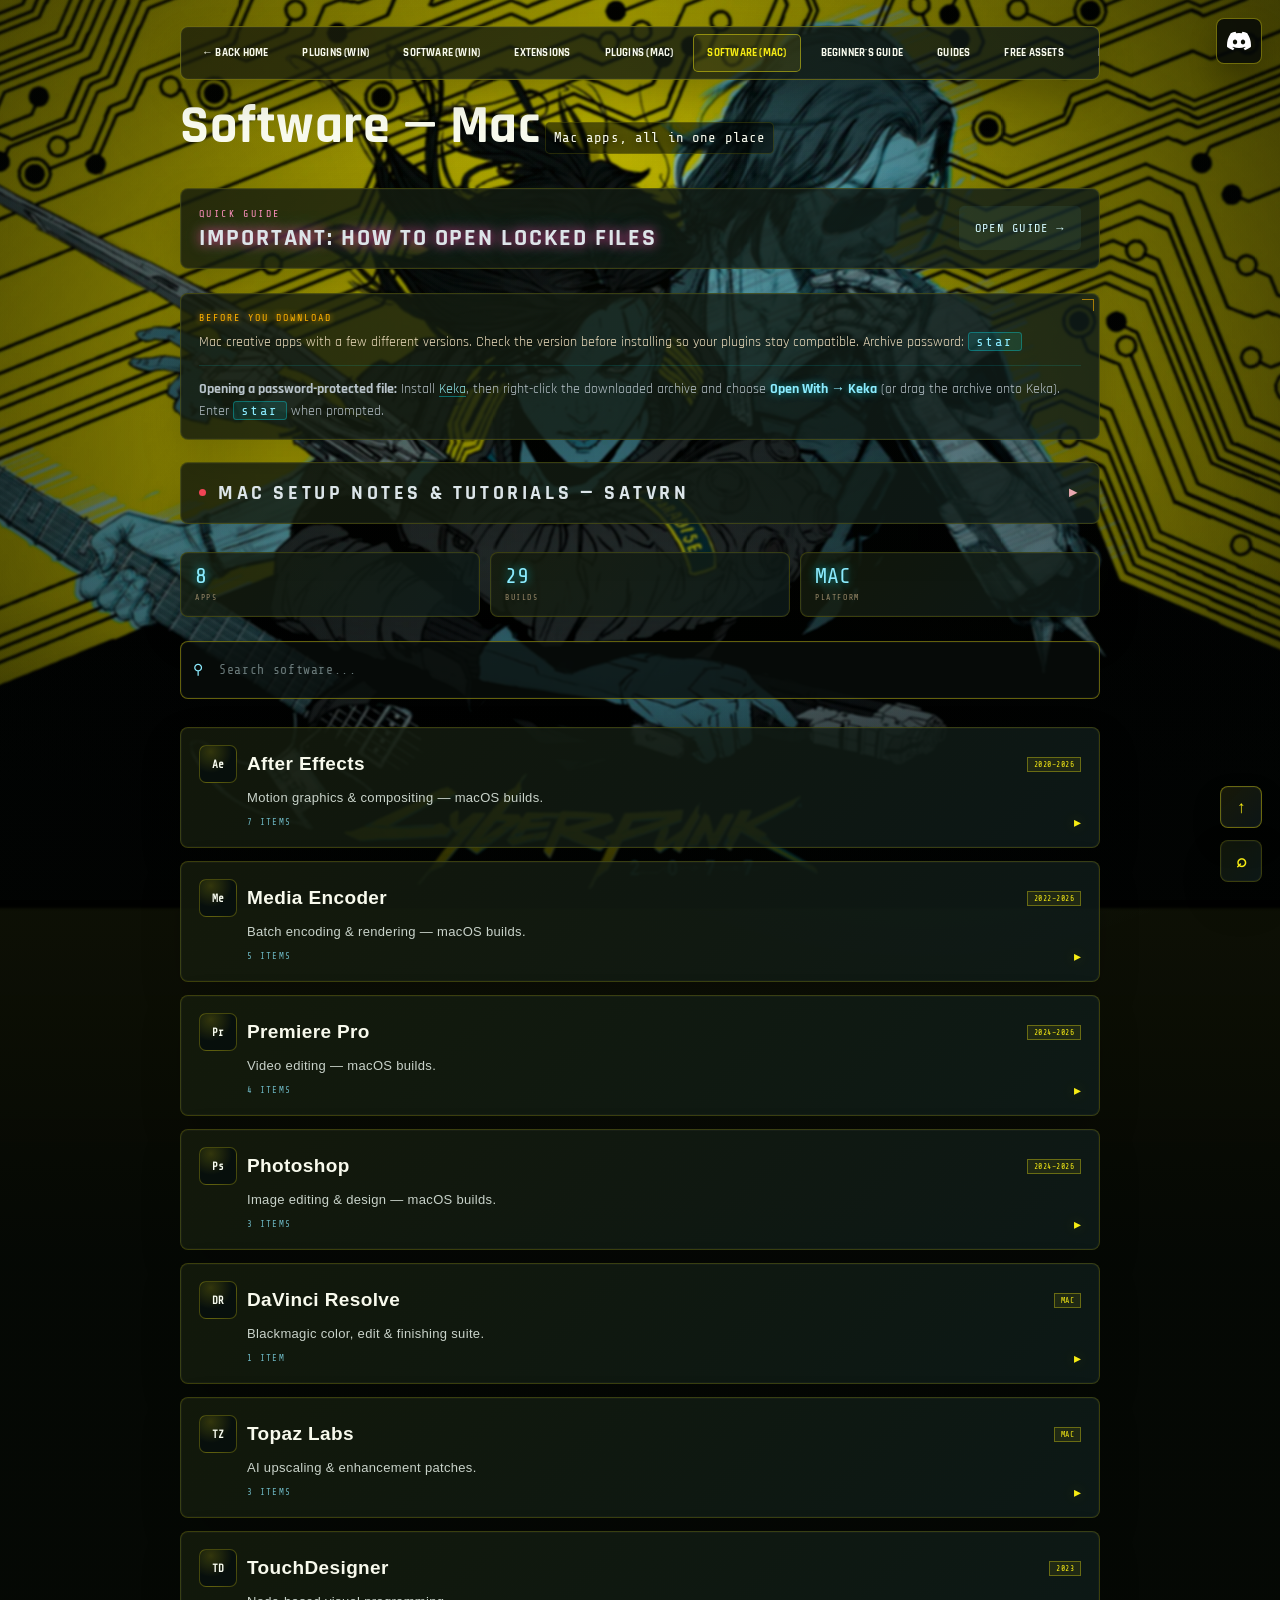
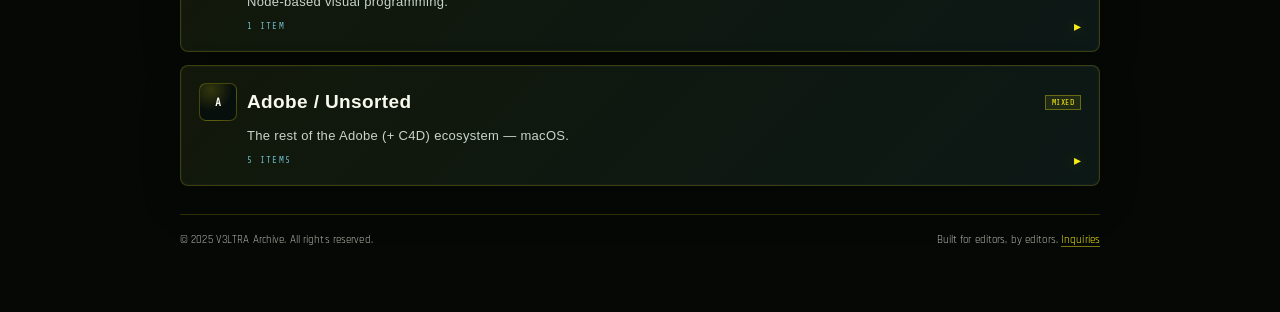
<file: software-mac.html>
<!DOCTYPE html>
<html lang="en">
<head>
<meta charset="UTF-8">
<meta name="viewport" content="width=device-width, initial-scale=1.0">
<meta name="theme-color" content="#05030a">
<meta name="description" content="V3LTRA.xyz — plugins, scripts, presets, and creative apps for After Effects editors on Windows and Mac.">
<title>V3LTRA.xyz — Mac Software</title>
<link rel="preload" href="bg.webp" as="image" type="image/webp">
<link href="https://fonts.googleapis.com/css2?family=Rajdhani:wght@300;400;600;700&family=Share+Tech+Mono&display=swap" rel="stylesheet">
<style>
  *, *::before, *::after { box-sizing: border-box; margin: 0; padding: 0; }
  :root { --amber:#d4922e;--gold:#fff0a0;--cyan:#00f5ff;--magenta:#ff2d95;--rust:#a03010;--dim:#4a3418;--card-bg:rgba(6,4,12,0.80); }
  html, body { min-height:100%; background:#05030a; font-family:'Rajdhani',sans-serif; color:var(--gold); overflow-x:hidden; }
  #bg-image { position:fixed; inset:0; width:100%; height:100%; object-fit:cover; z-index:0; }
  #glow-canvas { position:fixed; inset:0; width:100%; height:100%; z-index:1; mix-blend-mode:screen; pointer-events:none; }
  #particle-canvas { position:fixed; inset:0; width:100%; height:100%; z-index:2; pointer-events:none; }
  #markers-canvas { position:fixed; inset:0; pointer-events:none; z-index:3; opacity:0.45; }
  .scanlines { position:fixed; inset:0; background:repeating-linear-gradient(0deg,transparent,transparent 3px,rgba(0,0,0,0.07) 3px,rgba(0,0,0,0.07) 4px); pointer-events:none; z-index:4; }
  .vignette { position:fixed; inset:0; background:radial-gradient(ellipse at center,transparent 35%,rgba(0,0,0,0.78) 100%); pointer-events:none; z-index:5; }
  .glitch-strip { position:fixed; left:0; right:0; height:2px; background:var(--cyan); opacity:0; pointer-events:none; z-index:6; animation:strip-flash 9s infinite; }
  @keyframes strip-flash { 0%,88%,100%{opacity:0} 89%{opacity:.7;top:28%} 90%{opacity:0} 92%{opacity:.4;top:63%} 93%{opacity:0} }
  .page { position:relative; z-index:10; max-width:620px; margin:0 auto; padding:40px 20px 90px; }
  .nav { display:flex; align-items:center; gap:8px; margin-bottom:30px; flex-wrap:wrap; }
  .nav a { font-family:'Share Tech Mono',monospace; font-size:11px; letter-spacing:.15em; text-transform:uppercase; color:#fff; text-decoration:none; padding:8px 14px; border:1px solid rgba(0,245,255,.25); background:rgba(0,0,0,.5); transition:all .2s; text-shadow:0 0 8px rgba(0,245,255,.4); }
  .nav a:hover { border-color:var(--cyan); background:rgba(0,245,255,.08); }
  .nav a.active { border-color:var(--cyan); color:var(--cyan); background:rgba(0,245,255,.06); }
  .nav a:first-child { border-color:rgba(255,45,149,.45); color:#fff; background:linear-gradient(135deg,rgba(255,45,149,.12),rgba(0,245,255,.08)); text-shadow:0 0 10px rgba(0,245,255,.55); }
  .nav a:first-child:hover { border-color:var(--magenta); box-shadow:0 0 16px rgba(255,45,149,.18); }
  .phead { margin-bottom:26px; }
  .phead h1 { font-size:clamp(28px,7vw,40px); font-weight:700; letter-spacing:.08em; text-transform:uppercase; color:#fff; text-shadow:0 0 22px rgba(0,245,255,.6),0 0 44px rgba(255,45,149,.35),0 2px 0 rgba(0,0,0,1); position:relative; display:inline-block; }
  .phead h1::before,.phead h1::after { content:attr(data-text); position:absolute; top:0; left:0; width:100%; overflow:hidden; clip-path:inset(100% 0 0 0); }
  .phead h1::before { color:var(--cyan); animation:glitch-a 6s infinite steps(1); mix-blend-mode:screen; }
  .phead h1::after { color:var(--magenta); animation:glitch-b 6s infinite steps(1); mix-blend-mode:screen; }
  @keyframes glitch-a { 0%,86%,100%{clip-path:inset(100% 0 0 0);transform:translate(0)} 87%{clip-path:inset(8% 0 62% 0);transform:translate(-3px,1px)} 89%{clip-path:inset(38% 0 32% 0);transform:translate(3px,-1px)} 91%{clip-path:inset(100% 0 0 0)} }
  @keyframes glitch-b { 0%,88%,100%{clip-path:inset(100% 0 0 0);transform:translate(0)} 89%{clip-path:inset(53% 0 22% 0);transform:translate(4px,0)} 92%{clip-path:inset(18% 0 68% 0);transform:translate(-4px,2px)} 94%{clip-path:inset(100% 0 0 0)} }
  .phead .sub { font-family:'Share Tech Mono',monospace; font-size:11px; color:#fff; letter-spacing:.14em; margin-top:10px; background:rgba(0,0,0,.5); display:inline-block; padding:3px 8px; text-shadow:0 0 10px rgba(0,245,255,.6); }
  .notice { border:1px solid rgba(212,146,46,.4); background:rgba(20,10,0,.6); backdrop-filter:blur(4px); padding:14px 16px; margin-bottom:26px; position:relative; }
  .notice::before { content:''; position:absolute; top:5px; right:5px; width:12px; height:12px; border-top:1px solid var(--amber); border-right:1px solid var(--amber); opacity:.6; }
  .notice .n-title { font-family:'Share Tech Mono',monospace; font-size:10px; letter-spacing:.2em; color:var(--amber); text-transform:uppercase; margin-bottom:6px; text-shadow:0 0 6px var(--amber); }
  .notice .n-body { font-size:14px; line-height:1.5; color:#f0e0c0; }
  .notice .n-body b { color:var(--cyan); text-shadow:0 0 8px rgba(0,245,255,.5); }
  .notice .pw { font-family:'Share Tech Mono',monospace; background:rgba(0,245,255,.1); border:1px solid rgba(0,245,255,.3); padding:1px 7px; color:var(--cyan); letter-spacing:.1em; }

   
  .satvrn { margin:-8px 0 26px; border:1px solid #ff2d2d; background:rgba(30,0,0,.55); position:relative; overflow:hidden;
    animation:satvrnPulse 2.4s ease-in-out infinite; }
  @keyframes satvrnPulse {
    0%,100% { box-shadow:0 0 8px rgba(255,45,45,.35), inset 0 0 12px rgba(255,45,45,.08); border-color:rgba(255,45,45,.75); }
    50%     { box-shadow:0 0 22px rgba(255,45,45,.7),  inset 0 0 20px rgba(255,45,45,.16); border-color:#ff4d4d; }
  }
  .satvrn > summary { list-style:none; cursor:pointer; display:flex; align-items:center; gap:12px; padding:15px 18px;
    font-family:'Rajdhani',sans-serif; font-weight:700; font-size:20px; letter-spacing:.18em; text-transform:uppercase;
    color:#fff; text-shadow:0 0 10px rgba(255,45,45,.9),0 0 22px rgba(255,45,45,.5); position:relative; }
  .satvrn > summary::-webkit-details-marker { display:none; }
  .satvrn > summary::before { content:''; position:absolute; top:0; left:-120%; width:70%; height:100%;
    background:linear-gradient(100deg,transparent,rgba(255,90,90,.35),transparent); transform:skewX(-18deg);
    animation:satvrnShine 3.2s ease-in-out infinite; pointer-events:none; }
  @keyframes satvrnShine { 0% { left:-120%; } 55%,100% { left:130%; } }
  .satvrn > summary .s-dot { width:11px; height:11px; border-radius:50%; background:#ff2d2d;
    box-shadow:0 0 10px #ff2d2d,0 0 20px rgba(255,45,45,.7); flex-shrink:0; position:relative; z-index:1; }
  .satvrn > summary .s-txt { position:relative; z-index:1; }
  .satvrn > summary .s-chev { margin-left:auto; color:#ff5a5a; font-size:15px; transition:transform .25s; position:relative; z-index:1; }
  .satvrn[open] > summary .s-chev { transform:rotate(90deg); }
  .satvrn-body { padding:4px 18px 18px; border-top:1px solid rgba(255,45,45,.28);
    font-size:14px; line-height:1.55; color:#f3d6d6; }
  .satvrn-dl { display:inline-flex; align-items:center; gap:10px; margin:14px 0 4px; padding:10px 16px;
    border:1px solid #ff2d2d; background:rgba(255,45,45,.1); color:#fff; text-decoration:none;
    font-family:'Share Tech Mono',monospace; font-size:12px; letter-spacing:.12em; text-transform:uppercase; transition:all .2s; }
  .satvrn-dl:hover { background:rgba(255,45,45,.22); box-shadow:0 0 14px rgba(255,45,45,.5); }
  .satvrn-dl .dl-arrow { font-size:14px; }
  .satvrn-list { list-style:none; margin:14px 0 0; padding:0; }
  .satvrn-list li { font-family:'Share Tech Mono',monospace; font-size:12px; color:#f0d0d0; padding:6px 0 6px 18px;
    position:relative; letter-spacing:.02em; border-bottom:1px solid rgba(255,45,45,.1); }
  .satvrn-list li::before { content:'▪'; position:absolute; left:0; color:#ff5a5a; opacity:.8; }
  .satvrn-list li:last-child { border-bottom:none; }
  .stats { display:flex; gap:10px; margin-bottom:22px; flex-wrap:wrap; }
  .stat { flex:1; min-width:90px; border:1px solid rgba(0,245,255,.2); background:rgba(0,0,0,.45); padding:10px 12px; }
  .stat .num { font-family:'Share Tech Mono',monospace; font-size:22px; color:var(--cyan); text-shadow:0 0 10px rgba(0,245,255,.6); line-height:1; }
  .stat .lbl { font-family:'Share Tech Mono',monospace; font-size:8px; letter-spacing:.2em; color:#9a8a6a; text-transform:uppercase; margin-top:5px; }
  .search-wrap { position:relative; margin-bottom:24px; }
  .search-wrap input { width:100%; background:rgba(0,0,0,.55); border:1px solid rgba(0,245,255,.3); color:#fff; font-family:'Share Tech Mono',monospace; font-size:13px; letter-spacing:.05em; padding:12px 14px 12px 38px; outline:none; }
  .search-wrap input::placeholder { color:#6a7a7a; }
  .search-wrap input:focus { border-color:var(--cyan); box-shadow:0 0 12px rgba(0,245,255,.2); }
  .search-wrap .s-icon { position:absolute; left:13px; top:50%; transform:translateY(-50%); color:var(--cyan); font-size:14px; }
  .vendors { display:flex; flex-direction:column; gap:10px; }
  .vendor { border:1px solid rgba(0,245,255,.22); background:var(--card-bg); backdrop-filter:blur(4px); overflow:hidden; transition:border-color .2s; content-visibility:auto; contain-intrinsic-size:auto 82px; }
  .vendor:hover { border-color:rgba(0,245,255,.5); }
  .vendor.open { border-color:var(--cyan); }
  .vendor-head { width:100%; text-align:left; background:none; border:none; cursor:pointer; padding:15px 17px; position:relative; color:inherit; display:block; }
  .vendor-corner-bl { position:absolute; bottom:5px; left:5px; width:12px; height:12px; border-bottom:1px solid var(--cyan); border-left:1px solid var(--cyan); opacity:0; transition:opacity .2s; }
  .vendor.open .vendor-corner-bl, .vendor:hover .vendor-corner-bl { opacity:.6; }
  .vendor-title-row { display:flex; align-items:center; gap:10px; }
  .m1-warn { font-family:'Share Tech Mono',monospace; font-size:9px; color:#ffb020; border:1px solid #ffb02055; background:rgba(255,176,32,.06); padding:1px 6px; margin-left:8px; letter-spacing:.08em; white-space:nowrap; border-radius:3px; }
  .sw-badge { flex-shrink:0; width:38px; height:38px; display:flex; align-items:center; justify-content:center; font-family:'Share Tech Mono',monospace; font-size:13px; font-weight:bold; border:1px solid; border-radius:6px; letter-spacing:.02em; box-shadow:0 0 10px rgba(0,0,0,.6); }
  .vendor-name { font-size:19px; font-weight:700; letter-spacing:.04em; text-transform:uppercase; color:#fff; text-shadow:0 0 10px rgba(0,245,255,.4),0 1px 2px rgba(0,0,0,1); flex:1; }
  .vendor-tag { font-family:'Share Tech Mono',monospace; font-size:8px; letter-spacing:.12em; color:var(--magenta); border:1px solid rgba(255,45,149,.4); padding:2px 6px; text-shadow:0 0 6px rgba(255,45,149,.5); white-space:nowrap; }
  .vendor-desc { font-size:13px; color:#c8b890; margin-top:7px; letter-spacing:.02em; padding-left:48px; }
  .vendor-meta { display:flex; align-items:center; justify-content:space-between; margin-top:9px; padding-left:48px; }
  .vendor-count { font-family:'Share Tech Mono',monospace; font-size:9px; letter-spacing:.15em; color:var(--cyan); opacity:.75; }
  .vendor-chevron { font-family:'Share Tech Mono',monospace; color:var(--cyan); font-size:14px; transition:transform .25s; }
  .vendor.open .vendor-chevron { transform:rotate(90deg); }
  .vendor-body { max-height:0; overflow:hidden; transition:max-height .35s ease; }
  .vendor.open .vendor-body { max-height:1200px; }
  .item-list { list-style:none; padding:4px 17px 0; margin:0; border-top:1px solid rgba(0,245,255,.12); }
  .item-list li { font-family:'Share Tech Mono',monospace; font-size:12px; color:#e8d8b8; padding:7px 0 7px 18px; position:relative; letter-spacing:.02em; border-bottom:1px solid rgba(255,255,255,.04); display:flex; align-items:center; justify-content:space-between; gap:10px; }
  .item-list li::before { content:'▪'; position:absolute; left:0; color:var(--cyan); opacity:.7; }
  .item-list li:last-child { border-bottom:none; }
  .item-text { flex:1; }
  .yt-link { flex-shrink:0; display:inline-flex; align-items:center; justify-content:center; width:22px; height:22px; border:1px solid rgba(255,45,149,.4); color:var(--magenta); text-decoration:none; transition:all .2s; opacity:.75; }
  .yt-link:hover { background:rgba(255,45,149,.14); box-shadow:0 0 10px rgba(255,45,149,.4); opacity:1; }
  .yt-link svg { width:12px; height:12px; fill:currentColor; }
  .dl-btn { display:flex; align-items:center; justify-content:center; gap:10px; margin:14px 17px 17px; padding:12px; text-decoration:none; border:1px solid var(--cyan); background:rgba(0,245,255,.06); color:var(--cyan); font-family:'Share Tech Mono',monospace; font-size:12px; letter-spacing:.18em; text-transform:uppercase; transition:all .2s; position:relative; overflow:hidden; }
  .dl-btn::before { content:''; position:absolute; top:0; left:-100%; width:100%; height:100%; background:linear-gradient(90deg,transparent,rgba(0,245,255,.25),transparent); transition:left .4s; }
  .dl-btn:hover::before { left:100%; }
  .dl-btn:hover { background:rgba(0,245,255,.14); box-shadow:0 0 16px rgba(0,245,255,.3); text-shadow:0 0 8px var(--cyan); }
  .gofile-btn { display:flex; align-items:center; justify-content:center; gap:10px; margin:-6px 17px 17px; padding:13px 16px; border:1px solid rgba(255,49,49,.52); background:rgba(255,49,49,.08); color:#ff5a5a; text-decoration:none; font-family:'Share Tech Mono',monospace; font-size:12px; letter-spacing:.16em; text-transform:uppercase; font-weight:700; position:relative; overflow:hidden; transition:all .25s ease; }
  .gofile-btn::before { content:''; position:absolute; top:0; left:-100%; width:100%; height:100%; background:linear-gradient(90deg,transparent,rgba(255,49,49,.24),transparent); transition:left .4s; }
  .gofile-btn:hover::before { left:100%; }
  .gofile-btn:hover { background:rgba(255,49,49,.14); box-shadow:0 0 16px rgba(255,49,49,.28); text-shadow:0 0 8px rgba(255,49,49,.75); }
  .dl-arrow { font-size:14px; }
  .no-results { text-align:center; padding:40px 20px; font-family:'Share Tech Mono',monospace; font-size:12px; color:#6a7a7a; letter-spacing:.1em; display:none; }
  .footer { font-family:'Share Tech Mono',monospace; font-size:9px; color:rgba(0,245,255,.4); letter-spacing:.2em; text-align:center; line-height:2; margin-top:40px; }
  @media(prefers-reduced-motion:reduce){*,*::before,*::after{animation:none!important}#glow-canvas,#particle-canvas,#markers-canvas{display:none!important}}

   
  .locked-files-banner {
    display:flex; align-items:center; justify-content:space-between; gap:16px;
    width:100%; margin:0 0 24px; padding:17px 18px;
    border:2px solid #ff3b63;
    background:linear-gradient(110deg,rgba(255,45,149,.30),rgba(20,0,12,.92) 48%,rgba(0,245,255,.18));
    color:#fff; text-decoration:none; position:relative; overflow:hidden;
    box-shadow:0 0 18px rgba(255,45,149,.48),inset 0 0 22px rgba(255,45,149,.12);
    transition:transform .2s,border-color .2s,box-shadow .2s;
    animation:locked-files-pulse 2.2s ease-in-out infinite;
  }
  .locked-files-banner::before {
    content:''; position:absolute; inset:0; transform:translateX(-115%);
    background:linear-gradient(100deg,transparent,rgba(255,255,255,.24),transparent);
    animation:locked-files-shine 3.4s ease-in-out infinite; pointer-events:none;
  }
  .locked-files-banner:hover,.locked-files-banner:focus-visible {
    transform:translateY(-2px); border-color:#fff;
    box-shadow:0 0 30px rgba(255,45,149,.72),0 0 18px rgba(0,245,255,.35);
    outline:none;
  }
  .locked-files-copy { position:relative; z-index:1; }
  .locked-files-kicker {
    display:block; margin-bottom:4px; font-family:'Share Tech Mono',monospace;
    font-size:10px; letter-spacing:.24em; color:#ff8fbd; text-transform:uppercase;
  }
  .locked-files-title {
    display:block; font-size:clamp(18px,4.8vw,24px); font-weight:700;
    letter-spacing:.08em; line-height:1.1; text-transform:uppercase;
    text-shadow:0 0 12px rgba(255,45,149,.95),0 0 22px rgba(0,245,255,.35);
  }
  .locked-files-action {
    position:relative; z-index:1; flex-shrink:0;
    font-family:'Share Tech Mono',monospace; font-size:11px; letter-spacing:.12em;
    color:var(--cyan); text-transform:uppercase; text-shadow:0 0 8px var(--cyan);
  }
  @keyframes locked-files-pulse {
    0%,100% { border-color:#ff3b63; }
    50% { border-color:#ff8fbd; box-shadow:0 0 27px rgba(255,45,149,.65),inset 0 0 22px rgba(255,45,149,.16); }
  }
  @keyframes locked-files-shine { 0%,48% { transform:translateX(-115%); } 72%,100% { transform:translateX(115%); } }
  @media(max-width:520px) {
    .locked-files-banner { align-items:flex-start; flex-direction:column; gap:9px; }
  }

</style>
<link rel="stylesheet" href="curated.css">
</head>
<body>
<img id="bg-image" src="bg.webp" alt="" decoding="async" fetchpriority="high">
<canvas id="glow-canvas"></canvas>
<canvas id="particle-canvas"></canvas>
<canvas id="markers-canvas"></canvas>
<div class="scanlines"></div>
<div class="vignette"></div>
<div class="glitch-strip"></div>

<div class="page">
  <div class="nav">
    <a href="index.html" aria-label="V3LTRA.xyz home">← BACK HOME</a>
    <a href="plugins.html">PLUGINS (WIN)</a>
    <a href="software.html">SOFTWARE (WIN)</a>
    <a href="extensions.html">EXTENSIONS</a>
    <a href="plugins-mac.html">PLUGINS (MAC)</a>
    <a href="software-mac.html" class="active">SOFTWARE (MAC)</a>
  </div>

  <div class="phead">
    <h1 data-text="Software — Mac">Software — Mac</h1>
    <div class="sub">Mac apps, all in one place</div>
  </div>

  <a class="locked-files-banner" href="https://mega.nz/file/oBkGFZjT#pDS14OEsr1E85ShaMuPoTDKmDAXH8ZefFjuzfJ_8Hvs" target="_blank" rel="noopener" aria-label="Important: How to open locked files">
  <span class="locked-files-copy">
    <span class="locked-files-kicker">Quick guide</span>
    <span class="locked-files-title">Important: How to Open Locked Files</span>
  </span>
  <span class="locked-files-action">Open guide &#8594;</span>
</a>
<div class="notice">
    <div class="n-title">BEFORE YOU DOWNLOAD</div>
    <div class="n-body">
      Mac creative apps with a few different versions. Check the version before installing so your plugins stay compatible. Archive password: <span class="pw">star</span>
      <div class="archive-help"><strong>Opening a password-protected file:</strong> Install <a href="https://www.keka.io/en/" target="_blank" rel="noopener noreferrer">Keka</a>, then right-click the downloaded archive and choose <b>Open With → Keka</b> (or drag the archive onto Keka). Enter <span class="pw">star</span> when prompted.</div>
    </div>
  </div>

  <details class="satvrn">
    <summary><span class="s-dot"></span><span class="s-txt">Mac setup notes &amp; tutorials — Satvrn</span><span class="s-chev">▸</span></summary>
    <div class="satvrn-body">
      <a class="satvrn-dl" href="https://mega.nz/folder/1FEQyCpZ#KnMlyJGX2WNTsaB39YbXjg" rel="noopener" target="_blank"><span>OPEN SETUP VIDEOS</span><span class="dl-arrow">↓</span></a>
      <ul class="satvrn-list">
        <li>AE 2020&#8211;2021 Mac tutorial</li>
        <li>AE 2022 Mac tutorial</li>
        <li>AE 2023 Mac tutorial</li>
        <li>AE 2024, 2025 Mac tutorial</li>
        <li>DaVinci 20 Mac tutorial</li>
        <li>Topaz Video Mac tutorial</li>
      </ul>
    </div>
  </details>

  <div class="stats">
    <div class="stat"><div class="num">8</div><div class="lbl">Apps</div></div>
    <div class="stat"><div class="num">29</div><div class="lbl">Builds</div></div>
    <div class="stat"><div class="num">MAC</div><div class="lbl">Platform</div></div>
  </div>

  <div class="search-wrap">
    <span class="s-icon">&#9906;</span>
    <input id="search" type="text" placeholder="Search software..." oninput="filterVendors()" autocomplete="off">
  </div>

  <div class="vendors" id="vendors">

    <div class="vendor" data-name="after effects mac" data-items="after effects 2020 2021 2022 2023.5 2024 2025.6 26.0 macos media encoder">
      <button class="vendor-head" onclick="toggleVendor(this)">
        <div class="vendor-corner-bl"></div>
        <div class="vendor-title-row">
          <span class="sw-badge" style="background:#00051f;color:#9a9dff;border-color:#9a9dff55;">Ae</span>
          <span class="vendor-name">After Effects</span>
          <span class="vendor-tag">2020&#8211;2026</span>
        </div>
        <div class="vendor-desc">Motion graphics &amp; compositing &#8212; macOS builds.</div>
        <div class="vendor-meta">
          <span class="vendor-count">7 ITEMS</span>
          <span class="vendor-chevron">&#9656;</span>
        </div>
      </button>
      <div class="vendor-body">
        <ul class="item-list">
          <li>After Effects + Media Encoder 2020 MacOS</li>
          <li>After Effects + Media Encoder 2021 MacOS</li>
          <li>After Effects 2022 MacOS</li>
          <li>After Effects 2023.5 MacOS</li>
          <li>After Effects 2024 Mac</li>
          <li data-warn="1">After Effects 2025.6 Mac</li>
          <li data-warn="1">After Effects 26.0 Mac</li>
        </ul>
        <a class="dl-btn" href="https://mega.nz/folder/ldMU1Sya#LpEBBQ3Px_VRsGSLl7wS4Q" target="_blank" rel="noopener">
          <span>OPEN DOWNLOAD FOLDER</span>
          <span class="dl-arrow">&#8595;</span>
        </a>
        <a class="gofile-btn" href="https://gofile.io/d/fdG8lj" target="_blank" rel="noopener">
          <span>OPEN GOFILE RESOURCE</span>
          <span class="dl-arrow">&#8599;</span>
        </a>
      </div>
    </div>
    <div class="vendor" data-name="media encoder mac" data-items="media encoder 2022 2023.5 2024.3 2025.6 26.0 macos">
      <button class="vendor-head" onclick="toggleVendor(this)">
        <div class="vendor-corner-bl"></div>
        <div class="vendor-title-row">
          <span class="sw-badge" style="background:#00051f;color:#9a6aff;border-color:#9a6aff55;">Me</span>
          <span class="vendor-name">Media Encoder</span>
          <span class="vendor-tag">2022&#8211;2026</span>
        </div>
        <div class="vendor-desc">Batch encoding &amp; rendering &#8212; macOS builds.</div>
        <div class="vendor-meta">
          <span class="vendor-count">5 ITEMS</span>
          <span class="vendor-chevron">&#9656;</span>
        </div>
      </button>
      <div class="vendor-body">
        <ul class="item-list">
          <li>Media Encoder 2022 MacOS</li>
          <li>Media Encoder 2023.5 Mac</li>
          <li>Media Encoder 2024.3 Mac</li>
          <li data-warn="1">Media Encoder 2025.6 Mac</li>
          <li data-warn="1">Media Encoder 26.0 Mac</li>
        </ul>
        <a class="dl-btn" href="https://mega.nz/folder/MIdxUApS#wOIgSg_qSeQ7lcNxc--AJA" target="_blank" rel="noopener">
          <span>OPEN DOWNLOAD FOLDER</span>
          <span class="dl-arrow">&#8595;</span>
        </a>
        <a class="gofile-btn" href="https://gofile.io/d/vl2qvI" target="_blank" rel="noopener">
          <span>OPEN GOFILE RESOURCE</span>
          <span class="dl-arrow">&#8599;</span>
        </a>
      </div>
    </div>
    <div class="vendor" data-name="premiere pro mac" data-items="premiere pro 2024 2025.5 25.0 speech 26.0 macos">
      <button class="vendor-head" onclick="toggleVendor(this)">
        <div class="vendor-corner-bl"></div>
        <div class="vendor-title-row">
          <span class="sw-badge" style="background:#00081a;color:#8a7dff;border-color:#8a7dff55;">Pr</span>
          <span class="vendor-name">Premiere Pro</span>
          <span class="vendor-tag">2024&#8211;2026</span>
        </div>
        <div class="vendor-desc">Video editing &#8212; macOS builds.</div>
        <div class="vendor-meta">
          <span class="vendor-count">4 ITEMS</span>
          <span class="vendor-chevron">&#9656;</span>
        </div>
      </button>
      <div class="vendor-body">
        <ul class="item-list">
          <li>Premiere Pro 2024 MacOS</li>
          <li data-warn="1">Adobe Premiere Pro v25.0 Speech Mac</li>
          <li data-warn="1">Premiere Pro 2025.5 MacOS</li>
          <li data-warn="1">Premiere Pro 26.0 Mac</li>
        </ul>
        <a class="dl-btn" href="https://mega.nz/folder/MN8gxI7S#Srhtig6BwQZuAM6LY292Xg" target="_blank" rel="noopener">
          <span>OPEN DOWNLOAD FOLDER</span>
          <span class="dl-arrow">&#8595;</span>
        </a>
        <a class="gofile-btn" href="https://gofile.io/d/f4GUnB" target="_blank" rel="noopener">
          <span>OPEN GOFILE RESOURCE</span>
          <span class="dl-arrow">&#8599;</span>
        </a>
      </div>
    </div>
    <div class="vendor" data-name="photoshop mac" data-items="photoshop 2024 2025 v26.11 2026 27.3 macos">
      <button class="vendor-head" onclick="toggleVendor(this)">
        <div class="vendor-corner-bl"></div>
        <div class="vendor-title-row">
          <span class="sw-badge" style="background:#001833;color:#3d9aff;border-color:#3d9aff55;">Ps</span>
          <span class="vendor-name">Photoshop</span>
          <span class="vendor-tag">2024&#8211;2026</span>
        </div>
        <div class="vendor-desc">Image editing &amp; design &#8212; macOS builds.</div>
        <div class="vendor-meta">
          <span class="vendor-count">3 ITEMS</span>
          <span class="vendor-chevron">&#9656;</span>
        </div>
      </button>
      <div class="vendor-body">
        <ul class="item-list">
          <li>Photoshop 2024 MacOS</li>
          <li data-warn="1">Photoshop 2025 v26.11 MacOS</li>
          <li data-warn="1">Photoshop 2026 (27.3) Mac</li>
        </ul>
        <a class="dl-btn" href="https://mega.nz/folder/oM0ATJTb#02zQLmZGZ3jZ9XI-IfIE3g" target="_blank" rel="noopener">
          <span>OPEN DOWNLOAD FOLDER</span>
          <span class="dl-arrow">&#8595;</span>
        </a>
        <a class="gofile-btn" href="https://gofile.io/d/F53iST" target="_blank" rel="noopener">
          <span>OPEN GOFILE RESOURCE</span>
          <span class="dl-arrow">&#8599;</span>
        </a>
      </div>
    </div>
    <div class="vendor" data-name="davinci resolve mac" data-items="davinci resolve macos">
      <button class="vendor-head" onclick="toggleVendor(this)">
        <div class="vendor-corner-bl"></div>
        <div class="vendor-title-row">
          <span class="sw-badge" style="background:#0a0a0a;color:#ff6a3d;border-color:#ff6a3d55;">&#9673;</span>
          <span class="vendor-name">DaVinci Resolve</span>
          <span class="vendor-tag">MAC</span>
        </div>
        <div class="vendor-desc">Blackmagic color, edit &amp; finishing suite.</div>
        <div class="vendor-meta">
          <span class="vendor-count">1 ITEM</span>
          <span class="vendor-chevron">&#9656;</span>
        </div>
      </button>
      <div class="vendor-body">
        <ul class="item-list">
          <li>DaVinci Resolve Mac</li>
        </ul>
        <a class="dl-btn" href="https://mega.nz/folder/pA8yHaTJ#jcRpaUsncwlBT5CFIxnJIg" target="_blank" rel="noopener">
          <span>OPEN DOWNLOAD FOLDER</span>
          <span class="dl-arrow">&#8595;</span>
        </a>
      </div>
    </div>
    <div class="vendor" data-name="topaz labs mac" data-items="topaz gigapixel patch photo patch video patch macos">
      <button class="vendor-head" onclick="toggleVendor(this)">
        <div class="vendor-corner-bl"></div>
        <div class="vendor-title-row">
          <span class="sw-badge" style="background:#001a1a;color:#3dfff0;border-color:#3dfff055;">TZ</span>
          <span class="vendor-name">Topaz Labs</span>
          <span class="vendor-tag">MAC</span>
        </div>
        <div class="vendor-desc">AI upscaling &amp; enhancement patches.</div>
        <div class="vendor-meta">
          <span class="vendor-count">3 ITEMS</span>
          <span class="vendor-chevron">&#9656;</span>
        </div>
      </button>
      <div class="vendor-body">
        <ul class="item-list">
          <li>Topaz Gigapixel Patch Mac</li>
          <li>Topaz Photo Patch Mac</li>
          <li>Topaz Video Patch Mac</li>
        </ul>
        <a class="dl-btn" href="https://mega.nz/folder/0IE1kYRJ#dMQQah8jjY68cb0TX4rL0Q" target="_blank" rel="noopener">
          <span>OPEN DOWNLOAD FOLDER</span>
          <span class="dl-arrow">&#8595;</span>
        </a>
        <a class="gofile-btn" href="https://gofile.io/d/CKq15a" target="_blank" rel="noopener">
          <span>OPEN GOFILE RESOURCE</span>
          <span class="dl-arrow">&#8599;</span>
        </a>
      </div>
    </div>
    <div class="vendor" data-name="touchdesigner mac" data-items="touchdesigner 2023.12230 arm macos">
      <button class="vendor-head" onclick="toggleVendor(this)">
        <div class="vendor-corner-bl"></div>
        <div class="vendor-title-row">
          <span class="sw-badge" style="background:#0a0a0a;color:#c0c0c0;border-color:#c0c0c055;">TD</span>
          <span class="vendor-name">TouchDesigner</span>
          <span class="vendor-tag">2023</span>
        </div>
        <div class="vendor-desc">Node-based visual programming.</div>
        <div class="vendor-meta">
          <span class="vendor-count">1 ITEM</span>
          <span class="vendor-chevron">&#9656;</span>
        </div>
      </button>
      <div class="vendor-body">
        <ul class="item-list">
          <li>TouchDesigner 2023.12230 (ARM) MacOS</li>
        </ul>
        <a class="dl-btn" href="https://mega.nz/folder/xA1XHIBJ#PmuD1D_e6ca8VH_Boh4waw" target="_blank" rel="noopener">
          <span>OPEN DOWNLOAD FOLDER</span>
          <span class="dl-arrow">&#8595;</span>
        </a>
        <a class="gofile-btn" href="https://gofile.io/d/ixWddT" target="_blank" rel="noopener">
          <span>OPEN GOFILE RESOURCE</span>
          <span class="dl-arrow">&#8599;</span>
        </a>
      </div>
    </div>
    <div class="vendor" data-name="adobe unsorted mac" data-items="adobe animate 2024 lightroom classic v15.1.1 c4d 2024.2 illustrator 30.1 indesign 2026 v21.2 macos">
      <button class="vendor-head" onclick="toggleVendor(this)">
        <div class="vendor-corner-bl"></div>
        <div class="vendor-title-row">
          <span class="sw-badge" style="background:#1a0000;color:#ff5a5a;border-color:#ff5a5a55;">A</span>
          <span class="vendor-name">Adobe / Unsorted</span>
          <span class="vendor-tag">MIXED</span>
        </div>
        <div class="vendor-desc">The rest of the Adobe (+ C4D) ecosystem &#8212; macOS.</div>
        <div class="vendor-meta">
          <span class="vendor-count">5 ITEMS</span>
          <span class="vendor-chevron">&#9656;</span>
        </div>
      </button>
      <div class="vendor-body">
        <ul class="item-list">
          <li>Adobe Animate 2024 MacOS</li>
          <li>Adobe Lightroom Classic v15.1.1 Mac</li>
          <li>C4D 2024.2 Mac</li>
          <li>Illustrator 30.1 Mac</li>
          <li>InDesign 2026 (v21.2) Mac</li>
        </ul>
        <a class="dl-btn" href="https://mega.nz/folder/cc8DxADB#yXBLjD2_Ro1cdyVN-CuO6Q" target="_blank" rel="noopener">
          <span>OPEN DOWNLOAD FOLDER</span>
          <span class="dl-arrow">&#8595;</span>
        </a>
        <a class="gofile-btn" href="https://gofile.io/d/mLMrso" target="_blank" rel="noopener">
          <span>OPEN GOFILE RESOURCE</span>
          <span class="dl-arrow">&#8599;</span>
        </a>
      </div>
    </div>
  </div>
  <div class="no-results" id="noResults">// NO MATCHES FOUND</div>

  <div class="footer"><div>&copy; 2025 V3LTRA Archive. All rights reserved.</div><div>Built for editors, by editors. <a href="mailto:vltralegal@gmail.com">Inquiries</a></div></div>
</div>

<script>
function toggleVendor(btn){ btn.parentElement.classList.toggle('open'); }


function addYouTubeLinks(){
  document.querySelectorAll('.vendor').forEach(vendor=>{
    const vendorName = vendor.querySelector('.vendor-name')?.textContent.trim() || '';
    vendor.querySelectorAll('.item-list li').forEach(li=>{
      const itemText = li.textContent.trim();
      const needsM1 = li.dataset.warn === '1';
      const query = encodeURIComponent(`${vendorName} ${itemText} tutorial`);
      li.innerHTML = `<span class="item-text">${itemText}${needsM1 ? ' <span class="m1-warn">&#9888; NEEDS M1+</span>' : ''}</span>
        <a class="yt-link" href="https://www.youtube.com/results?search_query=${query}" target="_blank" rel="noopener" title="Search YouTube tutorials" onclick="event.stopPropagation()">
          <svg viewBox="0 0 24 24"><path d="M23.5 6.2s-.2-1.6-.9-2.3c-.9-.9-1.9-.9-2.4-1C16.9 2.6 12 2.6 12 2.6h0s-4.9 0-8.2.3c-.5 0-1.5.1-2.4 1C.7 4.6.5 6.2.5 6.2S.3 8 .3 9.9v1.9c0 1.9.2 3.8.2 3.8s.2 1.6.9 2.3c.9.9 2 .9 2.6 1 1.9.2 8 .3 8 .3s4.9 0 8.2-.3c.5 0 1.5-.1 2.4-1 .7-.7.9-2.3.9-2.3s.2-1.9.2-3.8V9.9c0-1.9-.2-3.7-.2-3.7zM9.7 14.7V7.8l6.5 3.5-6.5 3.4z"/></svg>
        </a>`;
    });
  });
}
addYouTubeLinks();
function filterVendors(){
  const q=document.getElementById('search').value.toLowerCase().trim();
  const cards=document.querySelectorAll('.vendor'); let shown=0;
  cards.forEach(c=>{ const hay=(c.dataset.name+' '+c.dataset.items); const match=q===''||hay.indexOf(q)!==-1;
    c.style.display=match?'':'none'; if(match)shown++;
    if(q!==''&&match)c.classList.add('open'); else if(q==='')c.classList.remove('open'); });
  document.getElementById('noResults').style.display=shown===0?'block':'none';
}
const bgImg=document.getElementById('bg-image');
const motionQuery=matchMedia('(prefers-reduced-motion: reduce)'); let reduceMotion=motionQuery.matches;
const sampler=document.createElement('canvas'); const sCtx=sampler.getContext('2d',{willReadFrequently:true}); let imgData=null;
const MAX_GLOW=innerWidth<700?80:140,MAX_PARTICLES=innerWidth<700?650:1200;
function buildSampler(){ if(!bgImg.complete||!bgImg.naturalWidth)return false;
  const W=innerWidth,H=innerHeight,sampleScale=Math.min(.5,640/Math.max(W,H)),SW=Math.max(1,W*sampleScale|0),SH=Math.max(1,H*sampleScale|0); sampler.width=SW;sampler.height=SH;
  const sc=Math.max(SW/bgImg.naturalWidth,SH/bgImg.naturalHeight),w=bgImg.naturalWidth*sc,h=bgImg.naturalHeight*sc;
  sCtx.clearRect(0,0,SW,SH); sCtx.drawImage(bgImg,(SW-w)/2,(SH-h)/2,w,h); imgData=sCtx.getImageData(0,0,SW,SH); return true; }
const glowCanvas=document.getElementById('glow-canvas'),glCtx=glowCanvas.getContext('2d'); let glowSpots=[];
function buildGlow(){ glowSpots=[]; if(!imgData)return; const SW=imgData.width,SH=imgData.height,W=innerWidth,H=innerHeight,step=6;
  let seen=0;
  for(let sy=0;sy<SH;sy+=step)for(let sx=0;sx<SW;sx+=step){const i=(sy*SW+sx)*4,r=imgData.data[i],g=imgData.data[i+1],b=imgData.data[i+2],lum=(r+g+b)/765,mx=Math.max(r,g,b),mn=Math.min(r,g,b),sat=mx===0?0:(mx-mn)/mx;
    if(lum>0.42&&(sat>0.35||lum>0.62)){const spot={x:sx/SW*W,y:sy/SH*H,r:8+Math.random()*22,col:[r,g,b],base:Math.min(1,(lum-0.4)*1.3),fPhase:Math.random()*6.28,fSpeed:0.5+Math.random()*3.5,fType:Math.random()},slot=seen<MAX_GLOW?seen:(Math.random()*(seen+1)|0);if(slot<MAX_GLOW)glowSpots[slot]=spot;seen++;}} }
function drawGlow(t){const W=glowCanvas.width,H=glowCanvas.height;glCtx.clearRect(0,0,W,H);
  for(const s of glowSpots){let f;if(s.fType<0.15)f=(Math.sin(t*12+s.fPhase)>-0.7)?1:0.15;else if(s.fType<0.4)f=0.55+0.45*Math.sin(t*s.fSpeed*2.2+s.fPhase);else f=0.75+0.25*Math.sin(t*s.fSpeed*0.5+s.fPhase);
    const a=s.base*f*0.5;if(a<=0.02)continue;const[r,g,b]=s.col,gr=glCtx.createRadialGradient(s.x,s.y,0,s.x,s.y,s.r);
    gr.addColorStop(0,`rgba(${r},${g},${b},${a})`);gr.addColorStop(0.5,`rgba(${r},${g},${b},${a*0.4})`);gr.addColorStop(1,`rgba(${r},${g},${b},0)`);
    glCtx.beginPath();glCtx.arc(s.x,s.y,s.r,0,6.28);glCtx.fillStyle=gr;glCtx.fill();} }
const pCanvas=document.getElementById('particle-canvas'),pCtx=pCanvas.getContext('2d'); let particles=[];
function buildParticles(){particles=[];if(!imgData)return;const SW=imgData.width,SH=imgData.height,W=innerWidth,H=innerHeight,step=3;
  let seen=0;
  for(let sy=0;sy<SH;sy+=step)for(let sx=0;sx<SW;sx+=step){const i=(sy*SW+sx)*4,r=imgData.data[i],g=imgData.data[i+1],b=imgData.data[i+2],lum=(r+g+b)/765;
    if(lum>0.16&&Math.random()<lum*0.9){const particle={ox:sx/SW*W,oy:sy/SH*H,col:[r,g,b],lum,size:lum>0.55?0.8+Math.random()*1.2:0.5+Math.random()*0.8,tw:Math.random()*6.28,twSpeed:0.5+Math.random()*3,dP:Math.random()*6.28,dS:0.2+Math.random()*0.6,dA:0.6+Math.random()*2.2},slot=seen<MAX_PARTICLES?seen:(Math.random()*(seen+1)|0);if(slot<MAX_PARTICLES)particles[slot]=particle;seen++;}} }
function drawParticles(t){const W=pCanvas.width,H=pCanvas.height;pCtx.clearRect(0,0,W,H);pCtx.globalCompositeOperation='screen';
  for(const p of particles){const dx=Math.sin(t*p.dS+p.dP)*p.dA,dy=Math.cos(t*p.dS*0.8+p.dP)*p.dA*0.6,x=p.ox+dx,y=p.oy+dy,tw=0.45+0.55*Math.sin(t*p.twSpeed+p.tw),a=(0.3+p.lum*0.7)*tw,[r,g,b]=p.col,br=Math.min(255,r+p.lum*90),bg=Math.min(255,g+p.lum*90),bb=Math.min(255,b+p.lum*90);
    pCtx.beginPath();pCtx.arc(x,y,p.size,0,6.28);pCtx.fillStyle=`rgba(${br|0},${bg|0},${bb|0},${a})`;pCtx.fill();
    if(p.lum>0.6&&tw>0.9){pCtx.strokeStyle=`rgba(${br|0},${bg|0},${bb|0},${a*0.5})`;pCtx.lineWidth=0.6;const L=p.size*3.5;pCtx.beginPath();pCtx.moveTo(x-L,y);pCtx.lineTo(x+L,y);pCtx.moveTo(x,y-L);pCtx.lineTo(x,y+L);pCtx.stroke();}}
  pCtx.globalCompositeOperation='source-over';}
let ready=false;
function initBG(){if(!reduceMotion&&buildSampler()){buildGlow();buildParticles();ready=true;}}
if(bgImg.complete)initBG();else bgImg.onload=initBG;
let lastFrame=0;
function loop(ts){requestAnimationFrame(loop);if(reduceMotion||document.hidden||ts-lastFrame<33)return;lastFrame=ts;const t=ts/1000,W=innerWidth,H=innerHeight;if(glowCanvas.width!==W||glowCanvas.height!==H){glowCanvas.width=W;glowCanvas.height=H;pCanvas.width=W;pCanvas.height=H;}if(ready){drawGlow(t);drawParticles(t);}}
requestAnimationFrame(loop);
let resizeTimer;addEventListener('resize',()=>{clearTimeout(resizeTimer);resizeTimer=setTimeout(()=>{if(buildSampler()){buildGlow();buildParticles();}rmk();},160);},{passive:true});
const mk=document.getElementById('markers-canvas'),mc=mk.getContext('2d');
function rmk(){mk.width=innerWidth;mk.height=innerHeight;}rmk();
const C=['#00f5ff','#ff2d95','#ffffffaa','#d4922e'];
class M{constructor(){this.r(1);}r(s){this.x=Math.random()*mk.width;this.y=Math.random()*mk.height;this.s=5+Math.random()*13;this.vx=(Math.random()-.5)*.22;this.vy=(Math.random()-.5)*.22;this.c=C[Math.random()*C.length|0];this.a=.4+Math.random()*.4;this.ml=300+Math.random()*500;this.l=s?Math.random()*this.ml|0:0;this.g=0;this.gt=0;this.t=Math.random()>.55?'rect':'br';}
  db(x,y,s,a){const gp=s*.32;mc.save();mc.globalAlpha=a;mc.strokeStyle=this.g?'#00f5ff':this.c;mc.lineWidth=.9;
    mc.beginPath();mc.moveTo(x-s,y-gp);mc.lineTo(x-s,y-s);mc.lineTo(x-gp,y-s);mc.stroke();mc.beginPath();mc.moveTo(x+gp,y-s);mc.lineTo(x+s,y-s);mc.lineTo(x+s,y-gp);mc.stroke();
    mc.beginPath();mc.moveTo(x+s,y+gp);mc.lineTo(x+s,y+s);mc.lineTo(x+gp,y+s);mc.stroke();mc.beginPath();mc.moveTo(x-gp,y+s);mc.lineTo(x-s,y+s);mc.lineTo(x-s,y+gp);mc.stroke();
    mc.beginPath();mc.arc(x,y,1.2,0,6.28);mc.fillStyle=this.c;mc.fill();mc.restore();}
  dr(x,y,s,a){const w=s*2.3,h=s*1.5;mc.save();mc.globalAlpha=a*.65;mc.strokeStyle=this.g?'#00f5ff':this.c;mc.lineWidth=.7;mc.strokeRect(x-w/2,y-h/2,w,h);mc.beginPath();mc.arc(x,y,1.2,0,6.28);mc.fillStyle=this.c;mc.fill();mc.restore();}
  d(){const fi=Math.min(this.l/25,1),fo=Math.min((this.ml-this.l)/25,1),a=this.a*fi*fo;if(a<=0)return;this.t==='rect'?this.dr(this.x,this.y,this.s,a):this.db(this.x,this.y,this.s,a);}
  u(){this.x+=this.vx;this.y+=this.vy;this.l++;if(--this.gt<=0){this.g=Math.random()<.04;this.gt=8+Math.random()*40;if(this.g){this.x+=(Math.random()-.5)*10;this.y+=(Math.random()-.5)*5;}}if(this.l>this.ml)this.r(0);}}
const ms=Array.from({length:24},()=>new M());
let markerFrame=0;(function ml(ts){requestAnimationFrame(ml);if(reduceMotion||document.hidden||ts-markerFrame<50)return;markerFrame=ts;mc.clearRect(0,0,mk.width,mk.height);ms.forEach(m=>{m.u();m.d();});})();
motionQuery.addEventListener?.('change',e=>{reduceMotion=e.matches;if(!reduceMotion)initBG();});
</script>
<script src="v3ltra.js" defer></script>
</body>
</html>
</file>
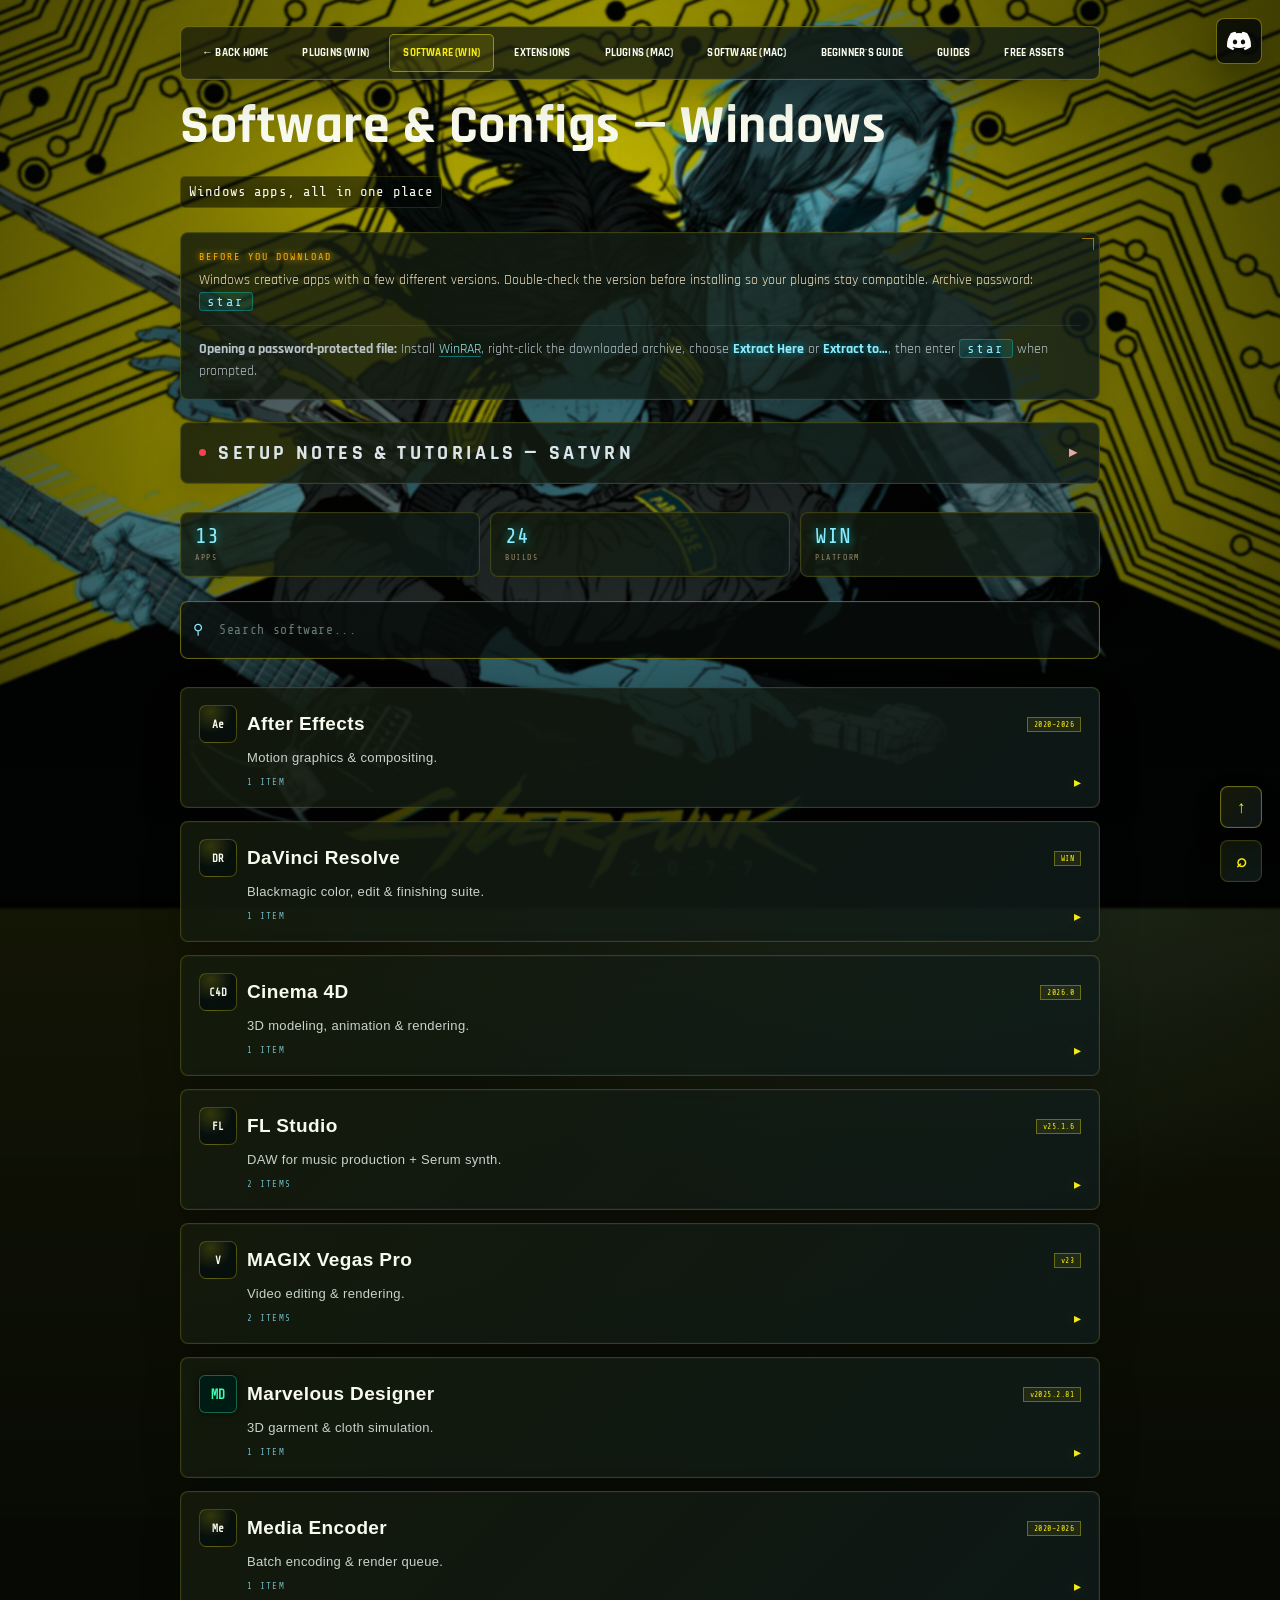
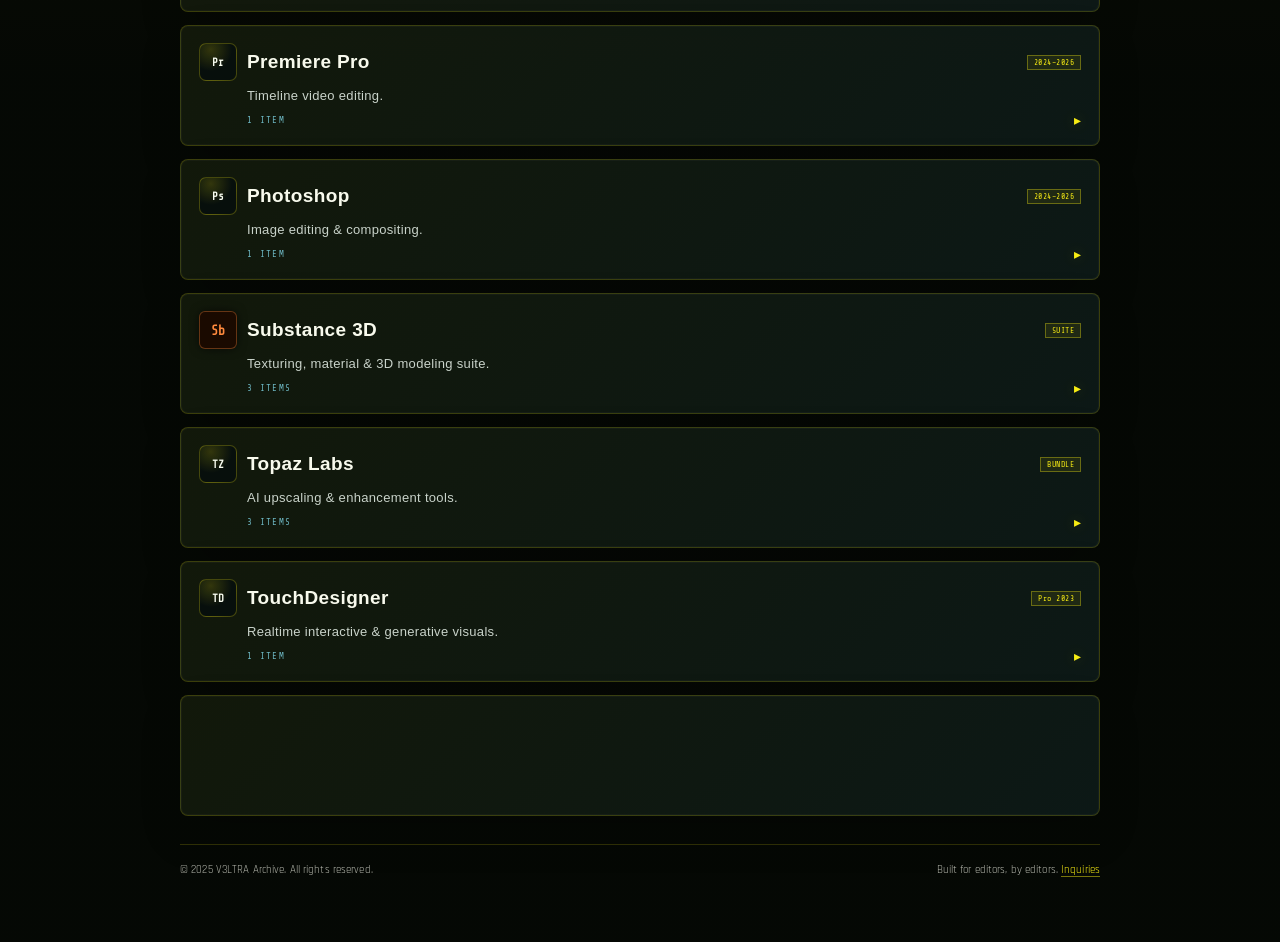
<file: software.html>
<!DOCTYPE html>
<html lang="en">
<head>
<meta charset="UTF-8">
<meta name="viewport" content="width=device-width, initial-scale=1.0">
<meta name="theme-color" content="#05030a">
<meta name="description" content="V3LTRA.xyz — plugins, scripts, presets, and creative apps for After Effects editors on Windows and Mac.">
<title>V3LTRA.xyz — Windows Software</title>
<link rel="preload" href="bg.webp" as="image" type="image/webp">
<link href="https://fonts.googleapis.com/css2?family=Rajdhani:wght@300;400;600;700&family=Share+Tech+Mono&display=swap" rel="stylesheet">
<style>
  *, *::before, *::after { box-sizing: border-box; margin: 0; padding: 0; }
  :root { --amber:#d4922e;--gold:#fff0a0;--cyan:#00f5ff;--magenta:#ff2d95;--rust:#a03010;--dim:#4a3418;--card-bg:rgba(6,4,12,0.80); }
  html, body { min-height:100%; background:#05030a; font-family:'Rajdhani',sans-serif; color:var(--gold); overflow-x:hidden; }
  #bg-image { position:fixed; inset:0; width:100%; height:100%; object-fit:cover; z-index:0; }
  #glow-canvas { position:fixed; inset:0; width:100%; height:100%; z-index:1; mix-blend-mode:screen; pointer-events:none; }
  #particle-canvas { position:fixed; inset:0; width:100%; height:100%; z-index:2; pointer-events:none; }
  #markers-canvas { position:fixed; inset:0; pointer-events:none; z-index:3; opacity:0.45; }
  .scanlines { position:fixed; inset:0; background:repeating-linear-gradient(0deg,transparent,transparent 3px,rgba(0,0,0,0.07) 3px,rgba(0,0,0,0.07) 4px); pointer-events:none; z-index:4; }
  .vignette { position:fixed; inset:0; background:radial-gradient(ellipse at center,transparent 35%,rgba(0,0,0,0.78) 100%); pointer-events:none; z-index:5; }
  .glitch-strip { position:fixed; left:0; right:0; height:2px; background:var(--cyan); opacity:0; pointer-events:none; z-index:6; animation:strip-flash 9s infinite; }
  @keyframes strip-flash { 0%,88%,100%{opacity:0} 89%{opacity:.7;top:28%} 90%{opacity:0} 92%{opacity:.4;top:63%} 93%{opacity:0} }
  .page { position:relative; z-index:10; max-width:620px; margin:0 auto; padding:40px 20px 90px; }
  .nav { display:flex; align-items:center; gap:8px; margin-bottom:30px; flex-wrap:wrap; }
  .nav a { font-family:'Share Tech Mono',monospace; font-size:11px; letter-spacing:.15em; text-transform:uppercase; color:#fff; text-decoration:none; padding:8px 14px; border:1px solid rgba(0,245,255,.25); background:rgba(0,0,0,.5); transition:all .2s; text-shadow:0 0 8px rgba(0,245,255,.4); }
  .nav a:hover { border-color:var(--cyan); background:rgba(0,245,255,.08); }
  .nav a.active { border-color:var(--cyan); color:var(--cyan); background:rgba(0,245,255,.06); }
  .nav a:first-child { border-color:rgba(255,45,149,.45); color:#fff; background:linear-gradient(135deg,rgba(255,45,149,.12),rgba(0,245,255,.08)); text-shadow:0 0 10px rgba(0,245,255,.55); }
  .nav a:first-child:hover { border-color:var(--magenta); box-shadow:0 0 16px rgba(255,45,149,.18); }
  .phead { margin-bottom:26px; }
  .phead h1 { font-size:clamp(28px,7vw,40px); font-weight:700; letter-spacing:.08em; text-transform:uppercase; color:#fff; text-shadow:0 0 22px rgba(0,245,255,.6),0 0 44px rgba(255,45,149,.35),0 2px 0 rgba(0,0,0,1); position:relative; display:inline-block; }
  .phead h1::before,.phead h1::after { content:attr(data-text); position:absolute; top:0; left:0; width:100%; overflow:hidden; clip-path:inset(100% 0 0 0); }
  .phead h1::before { color:var(--cyan); animation:glitch-a 6s infinite steps(1); mix-blend-mode:screen; }
  .phead h1::after { color:var(--magenta); animation:glitch-b 6s infinite steps(1); mix-blend-mode:screen; }
  @keyframes glitch-a { 0%,86%,100%{clip-path:inset(100% 0 0 0);transform:translate(0)} 87%{clip-path:inset(8% 0 62% 0);transform:translate(-3px,1px)} 89%{clip-path:inset(38% 0 32% 0);transform:translate(3px,-1px)} 91%{clip-path:inset(100% 0 0 0)} }
  @keyframes glitch-b { 0%,88%,100%{clip-path:inset(100% 0 0 0);transform:translate(0)} 89%{clip-path:inset(53% 0 22% 0);transform:translate(4px,0)} 92%{clip-path:inset(18% 0 68% 0);transform:translate(-4px,2px)} 94%{clip-path:inset(100% 0 0 0)} }
  .phead .sub { font-family:'Share Tech Mono',monospace; font-size:11px; color:#fff; letter-spacing:.14em; margin-top:10px; background:rgba(0,0,0,.5); display:inline-block; padding:3px 8px; text-shadow:0 0 10px rgba(0,245,255,.6); }
  .notice { border:1px solid rgba(212,146,46,.4); background:rgba(20,10,0,.6); backdrop-filter:blur(4px); padding:14px 16px; margin-bottom:26px; position:relative; }
  .notice::before { content:''; position:absolute; top:5px; right:5px; width:12px; height:12px; border-top:1px solid var(--amber); border-right:1px solid var(--amber); opacity:.6; }
  .notice .n-title { font-family:'Share Tech Mono',monospace; font-size:10px; letter-spacing:.2em; color:var(--amber); text-transform:uppercase; margin-bottom:6px; text-shadow:0 0 6px var(--amber); }
  .notice .n-body { font-size:14px; line-height:1.5; color:#f0e0c0; }
  .notice .n-body b { color:var(--cyan); text-shadow:0 0 8px rgba(0,245,255,.5); }
  .notice .pw { font-family:'Share Tech Mono',monospace; background:rgba(0,245,255,.1); border:1px solid rgba(0,245,255,.3); padding:1px 7px; color:var(--cyan); letter-spacing:.1em; }

   
  .satvrn { margin:-8px 0 26px; border:1px solid #ff2d2d; background:rgba(30,0,0,.55); position:relative; overflow:hidden;
    animation:satvrnPulse 2.4s ease-in-out infinite; }
  @keyframes satvrnPulse {
    0%,100% { box-shadow:0 0 8px rgba(255,45,45,.35), inset 0 0 12px rgba(255,45,45,.08); border-color:rgba(255,45,45,.75); }
    50%     { box-shadow:0 0 22px rgba(255,45,45,.7),  inset 0 0 20px rgba(255,45,45,.16); border-color:#ff4d4d; }
  }
  .satvrn > summary { list-style:none; cursor:pointer; display:flex; align-items:center; gap:12px; padding:15px 18px;
    font-family:'Rajdhani',sans-serif; font-weight:700; font-size:20px; letter-spacing:.18em; text-transform:uppercase;
    color:#fff; text-shadow:0 0 10px rgba(255,45,45,.9),0 0 22px rgba(255,45,45,.5); position:relative; }
  .satvrn > summary::-webkit-details-marker { display:none; }
  .satvrn > summary::before { content:''; position:absolute; top:0; left:-120%; width:70%; height:100%;
    background:linear-gradient(100deg,transparent,rgba(255,90,90,.35),transparent); transform:skewX(-18deg);
    animation:satvrnShine 3.2s ease-in-out infinite; pointer-events:none; }
  @keyframes satvrnShine { 0% { left:-120%; } 55%,100% { left:130%; } }
  .satvrn > summary .s-dot { width:11px; height:11px; border-radius:50%; background:#ff2d2d;
    box-shadow:0 0 10px #ff2d2d,0 0 20px rgba(255,45,45,.7); flex-shrink:0; position:relative; z-index:1; }
  .satvrn > summary .s-txt { position:relative; z-index:1; }
  .satvrn > summary .s-chev { margin-left:auto; color:#ff5a5a; font-size:15px; transition:transform .25s; position:relative; z-index:1; }
  .satvrn[open] > summary .s-chev { transform:rotate(90deg); }
  .satvrn-body { padding:4px 18px 18px; border-top:1px solid rgba(255,45,45,.28);
    font-size:14px; line-height:1.55; color:#f3d6d6; }
  .satvrn-dl { display:inline-flex; align-items:center; gap:10px; margin:14px 0 4px; padding:10px 16px;
    border:1px solid #ff2d2d; background:rgba(255,45,45,.1); color:#fff; text-decoration:none;
    font-family:'Share Tech Mono',monospace; font-size:12px; letter-spacing:.12em; text-transform:uppercase; transition:all .2s; }
  .satvrn-dl:hover { background:rgba(255,45,45,.22); box-shadow:0 0 14px rgba(255,45,45,.5); }
  .satvrn-dl .dl-arrow { font-size:14px; }
  .satvrn-list { list-style:none; margin:14px 0 0; padding:0; }
  .satvrn-list li { font-family:'Share Tech Mono',monospace; font-size:12px; color:#f0d0d0; padding:6px 0 6px 18px;
    position:relative; letter-spacing:.02em; border-bottom:1px solid rgba(255,45,45,.1); }
  .satvrn-list li::before { content:'▪'; position:absolute; left:0; color:#ff5a5a; opacity:.8; }
  .satvrn-list li:last-child { border-bottom:none; }
  .stats { display:flex; gap:10px; margin-bottom:22px; flex-wrap:wrap; }
  .stat { flex:1; min-width:90px; border:1px solid rgba(0,245,255,.2); background:rgba(0,0,0,.45); padding:10px 12px; }
  .stat .num { font-family:'Share Tech Mono',monospace; font-size:22px; color:var(--cyan); text-shadow:0 0 10px rgba(0,245,255,.6); line-height:1; }
  .stat .lbl { font-family:'Share Tech Mono',monospace; font-size:8px; letter-spacing:.2em; color:#9a8a6a; text-transform:uppercase; margin-top:5px; }
  .search-wrap { position:relative; margin-bottom:24px; }
  .search-wrap input { width:100%; background:rgba(0,0,0,.55); border:1px solid rgba(0,245,255,.3); color:#fff; font-family:'Share Tech Mono',monospace; font-size:13px; letter-spacing:.05em; padding:12px 14px 12px 38px; outline:none; }
  .search-wrap input::placeholder { color:#6a7a7a; }
  .search-wrap input:focus { border-color:var(--cyan); box-shadow:0 0 12px rgba(0,245,255,.2); }
  .search-wrap .s-icon { position:absolute; left:13px; top:50%; transform:translateY(-50%); color:var(--cyan); font-size:14px; }
  .vendors { display:flex; flex-direction:column; gap:10px; }
  .vendor { border:1px solid rgba(0,245,255,.22); background:var(--card-bg); backdrop-filter:blur(4px); overflow:hidden; transition:border-color .2s; content-visibility:auto; contain-intrinsic-size:auto 82px; }
  .vendor:hover { border-color:rgba(0,245,255,.5); }
  .vendor.open { border-color:var(--cyan); }
  .vendor-head { width:100%; text-align:left; background:none; border:none; cursor:pointer; padding:15px 17px; position:relative; color:inherit; display:block; }
  .vendor-corner-bl { position:absolute; bottom:5px; left:5px; width:12px; height:12px; border-bottom:1px solid var(--cyan); border-left:1px solid var(--cyan); opacity:0; transition:opacity .2s; }
  .vendor.open .vendor-corner-bl, .vendor:hover .vendor-corner-bl { opacity:.6; }
  .vendor-title-row { display:flex; align-items:center; gap:10px; }
  .sw-badge { flex-shrink:0; width:38px; height:38px; display:flex; align-items:center; justify-content:center; font-family:'Share Tech Mono',monospace; font-size:13px; font-weight:bold; border:1px solid; border-radius:6px; letter-spacing:.02em; box-shadow:0 0 10px rgba(0,0,0,.6); }
  .vendor-name { font-size:19px; font-weight:700; letter-spacing:.04em; text-transform:uppercase; color:#fff; text-shadow:0 0 10px rgba(0,245,255,.4),0 1px 2px rgba(0,0,0,1); flex:1; }
  .vendor-tag { font-family:'Share Tech Mono',monospace; font-size:8px; letter-spacing:.12em; color:var(--magenta); border:1px solid rgba(255,45,149,.4); padding:2px 6px; text-shadow:0 0 6px rgba(255,45,149,.5); white-space:nowrap; }
  .vendor-desc { font-size:13px; color:#c8b890; margin-top:7px; letter-spacing:.02em; padding-left:48px; }
  .vendor-meta { display:flex; align-items:center; justify-content:space-between; margin-top:9px; padding-left:48px; }
  .vendor-count { font-family:'Share Tech Mono',monospace; font-size:9px; letter-spacing:.15em; color:var(--cyan); opacity:.75; }
  .vendor-chevron { font-family:'Share Tech Mono',monospace; color:var(--cyan); font-size:14px; transition:transform .25s; }
  .vendor.open .vendor-chevron { transform:rotate(90deg); }
  .vendor-body { max-height:0; overflow:hidden; transition:max-height .35s ease; }
  .vendor.open .vendor-body { max-height:1200px; }
  .item-list { list-style:none; padding:4px 17px 0; margin:0; border-top:1px solid rgba(0,245,255,.12); }
  .item-list li { font-family:'Share Tech Mono',monospace; font-size:12px; color:#e8d8b8; padding:7px 0 7px 18px; position:relative; letter-spacing:.02em; border-bottom:1px solid rgba(255,255,255,.04); display:flex; align-items:center; justify-content:space-between; gap:10px; }
  .item-list li::before { content:'▪'; position:absolute; left:0; color:var(--cyan); opacity:.7; }
  .item-list li:last-child { border-bottom:none; }
  .item-text { flex:1; }
  .yt-link { flex-shrink:0; display:inline-flex; align-items:center; justify-content:center; width:22px; height:22px; border:1px solid rgba(255,45,149,.4); color:var(--magenta); text-decoration:none; transition:all .2s; opacity:.75; }
  .yt-link:hover { background:rgba(255,45,149,.14); box-shadow:0 0 10px rgba(255,45,149,.4); opacity:1; }
  .yt-link svg { width:12px; height:12px; fill:currentColor; }
  .dl-btn { display:flex; align-items:center; justify-content:center; gap:10px; margin:14px 17px 17px; padding:12px; text-decoration:none; border:1px solid var(--cyan); background:rgba(0,245,255,.06); color:var(--cyan); font-family:'Share Tech Mono',monospace; font-size:12px; letter-spacing:.18em; text-transform:uppercase; transition:all .2s; position:relative; overflow:hidden; }
  .dl-btn::before { content:''; position:absolute; top:0; left:-100%; width:100%; height:100%; background:linear-gradient(90deg,transparent,rgba(0,245,255,.25),transparent); transition:left .4s; }
  .dl-btn:hover::before { left:100%; }
  .dl-btn:hover { background:rgba(0,245,255,.14); box-shadow:0 0 16px rgba(0,245,255,.3); text-shadow:0 0 8px var(--cyan); }
  .gofile-btn { display:flex; align-items:center; justify-content:center; gap:10px; margin:-6px 17px 17px; padding:13px 16px; border:1px solid rgba(255,49,49,.52); background:rgba(255,49,49,.08); color:#ff5a5a; text-decoration:none; font-family:'Share Tech Mono',monospace; font-size:12px; letter-spacing:.16em; text-transform:uppercase; font-weight:700; position:relative; overflow:hidden; transition:all .25s ease; }
  .gofile-btn::before { content:''; position:absolute; top:0; left:-100%; width:100%; height:100%; background:linear-gradient(90deg,transparent,rgba(255,49,49,.24),transparent); transition:left .4s; }
  .gofile-btn:hover::before { left:100%; }
  .gofile-btn:hover { background:rgba(255,49,49,.14); box-shadow:0 0 16px rgba(255,49,49,.28); text-shadow:0 0 8px rgba(255,49,49,.75); }
  .dl-arrow { font-size:14px; }
  .no-results { text-align:center; padding:40px 20px; font-family:'Share Tech Mono',monospace; font-size:12px; color:#6a7a7a; letter-spacing:.1em; display:none; }
  .footer { font-family:'Share Tech Mono',monospace; font-size:9px; color:rgba(0,245,255,.4); letter-spacing:.2em; text-align:center; line-height:2; margin-top:40px; }
  @media(prefers-reduced-motion:reduce){*,*::before,*::after{animation:none!important}#glow-canvas,#particle-canvas,#markers-canvas{display:none!important}}
</style>
<link rel="stylesheet" href="curated.css">
</head>
<body>
<img id="bg-image" src="bg.webp" alt="" decoding="async" fetchpriority="high">
<canvas id="glow-canvas"></canvas>
<canvas id="particle-canvas"></canvas>
<canvas id="markers-canvas"></canvas>
<div class="scanlines"></div>
<div class="vignette"></div>
<div class="glitch-strip"></div>

<div class="page">
  <div class="nav">
    <a href="index.html" aria-label="V3LTRA.xyz home">← BACK HOME</a>
    <a href="plugins.html">PLUGINS (WIN)</a>
    <a href="software.html" class="active">SOFTWARE (WIN)</a>
    <a href="extensions.html">EXTENSIONS</a>
    <a href="plugins-mac.html">PLUGINS (MAC)</a>
    <a href="software-mac.html">SOFTWARE (MAC)</a>
  </div>

  <div class="phead">
    <h1 data-text="Software & Configs — Windows">Software &amp; Configs — Windows</h1>
    <div class="sub">Windows apps, all in one place</div>
  </div>

  <div class="notice">
    <div class="n-title">BEFORE YOU DOWNLOAD</div>
    <div class="n-body">
      Windows creative apps with a few different versions. Double-check the version before installing so your plugins stay compatible. Archive password: <span class="pw">star</span>
      <div class="archive-help"><strong>Opening a password-protected file:</strong> Install <a href="https://www.rarlab.com/download.htm" target="_blank" rel="noopener noreferrer">WinRAR</a>, right-click the downloaded archive, choose <b>Extract Here</b> or <b>Extract to…</b>, then enter <span class="pw">star</span> when prompted.</div>
    </div>
  </div>

  <details class="satvrn">
    <summary><span class="s-dot"></span><span class="s-txt">Setup notes &amp; tutorials — Satvrn</span><span class="s-chev">▸</span></summary>
    <div class="satvrn-body">
      <a class="satvrn-dl" href="https://mega.nz/folder/4FFy2R7S#kKqTHrsU_s3NyN67sznRFg" rel="noopener" target="_blank"><span>OPEN SETUP VIDEOS</span><span class="dl-arrow">↓</span></a>
      <ul class="satvrn-list">
        <li>After Effects (Win) tutorial</li>
        <li>DaVinci Resolve tutorial</li>
        <li>FL Studio tutorial</li>
        <li>Topaz tutorial</li>
        <li>Vegas Pro tutorial</li>
      </ul>
    </div>
  </details>

  <div class="stats">
    <div class="stat"><div class="num">13</div><div class="lbl">Apps</div></div>
    <div class="stat"><div class="num">24</div><div class="lbl">Builds</div></div>
    <div class="stat"><div class="num">WIN</div><div class="lbl">Platform</div></div>
  </div>

  <div class="search-wrap">
    <span class="s-icon">&#9906;</span>
    <input id="search" type="text" placeholder="Search software..." oninput="filterVendors()" autocomplete="off">
  </div>

  <div class="vendors" id="vendors">

    <div class="vendor" data-name="after effects" data-items="after effects 2020 – 2026 (settings)">
      <button class="vendor-head" onclick="toggleVendor(this)">
        <div class="vendor-corner-bl"></div>
        <div class="vendor-title-row">
          <span class="sw-badge" style="background:#00051f;color:#9a9dff;border-color:#9a9dff55;">Ae</span>
          <span class="vendor-name">After Effects</span>
          <span class="vendor-tag">2020–2026</span>
        </div>
        <div class="vendor-desc">Motion graphics & compositing.</div>
        <div class="vendor-meta">
          <span class="vendor-count">1 ITEM</span>
          <span class="vendor-chevron">▸</span>
        </div>
      </button>
      <div class="vendor-body">
        <ul class="item-list">
          <li>After Effects 2020 – 2026 (settings)</li>
        </ul>
        <a class="dl-btn" href="https://mega.nz/folder/lIkUkYLa#PvDCe2_IVH63x5e81nCAuw" target="_blank" rel="noopener">
          <span>OPEN MEGA FOLDER</span>
          <span class="dl-arrow">↓</span>
        </a>
        <a class="gofile-btn" href="https://gofile.io/d/2Gib2P" target="_blank" rel="noopener">
          <span>OPEN GOFILE RESOURCES</span>
          <span class="dl-arrow">↗</span>
        </a>
      </div>
    </div>
    <div class="vendor" data-name="davinci resolve" data-items="davinci resolve (windows)">
      <button class="vendor-head" onclick="toggleVendor(this)">
        <div class="vendor-corner-bl"></div>
        <div class="vendor-title-row">
          <span class="sw-badge" style="background:#0a0a0a;color:#ff6a3d;border-color:#ff6a3d55;">◉</span>
          <span class="vendor-name">DaVinci Resolve</span>
          <span class="vendor-tag">WIN</span>
        </div>
        <div class="vendor-desc">Blackmagic color, edit & finishing suite.</div>
        <div class="vendor-meta">
          <span class="vendor-count">1 ITEM</span>
          <span class="vendor-chevron">▸</span>
        </div>
      </button>
      <div class="vendor-body">
        <ul class="item-list">
          <li>DaVinci Resolve (Windows)</li>
        </ul>
        <a class="dl-btn" href="https://mega.nz/folder/EFUG0CxT#tdL5W7g8mOnaIENU7gmWlQ" target="_blank" rel="noopener">
          <span>OPEN MEGA FOLDER</span>
          <span class="dl-arrow">↓</span>
        </a>
        <a class="gofile-btn" href="https://gofile.io/d/VGg3Q7" target="_blank" rel="noopener">
          <span>OPEN GOFILE RESOURCES</span>
          <span class="dl-arrow">↗</span>
        </a>
      </div>
    </div>
    <div class="vendor" data-name="cinema 4d" data-items="cinema 4d 2026.0">
      <button class="vendor-head" onclick="toggleVendor(this)">
        <div class="vendor-corner-bl"></div>
        <div class="vendor-title-row">
          <span class="sw-badge" style="background:#0a0a12;color:#5a9dff;border-color:#5a9dff55;">C4D</span>
          <span class="vendor-name">Cinema 4D</span>
          <span class="vendor-tag">2026.0</span>
        </div>
        <div class="vendor-desc">3D modeling, animation & rendering.</div>
        <div class="vendor-meta">
          <span class="vendor-count">1 ITEM</span>
          <span class="vendor-chevron">▸</span>
        </div>
      </button>
      <div class="vendor-body">
        <ul class="item-list">
          <li>Cinema 4D 2026.0</li>
        </ul>
        <a class="dl-btn" href="https://mega.nz/folder/sclBnaBR#hRJh6YmBXDDk4siAfZgC_Q" target="_blank" rel="noopener">
          <span>OPEN MEGA FOLDER</span>
          <span class="dl-arrow">↓</span>
        </a>
        <a class="gofile-btn" href="https://gofile.io/d/6LOZAS" target="_blank" rel="noopener">
          <span>OPEN GOFILE RESOURCES</span>
          <span class="dl-arrow">↗</span>
        </a>
      </div>
    </div>
    <div class="vendor" data-name="fl studio" data-items="fl studio v25.1.6 xfer records serum v2.0.20">
      <button class="vendor-head" onclick="toggleVendor(this)">
        <div class="vendor-corner-bl"></div>
        <div class="vendor-title-row">
          <span class="sw-badge" style="background:#1a0a00;color:#ff9a3d;border-color:#ff9a3d55;">FL</span>
          <span class="vendor-name">FL Studio</span>
          <span class="vendor-tag">v25.1.6</span>
        </div>
        <div class="vendor-desc">DAW for music production + Serum synth.</div>
        <div class="vendor-meta">
          <span class="vendor-count">2 ITEMS</span>
          <span class="vendor-chevron">▸</span>
        </div>
      </button>
      <div class="vendor-body">
        <ul class="item-list">
          <li>FL Studio v25.1.6</li>
          <li>Xfer Records Serum v2.0.20</li>
        </ul>
        <a class="dl-btn" href="https://mega.nz/folder/wYVn3TpI#aFKMBZDJZGI8S1cBaXdisA" target="_blank" rel="noopener">
          <span>OPEN MEGA FOLDER</span>
          <span class="dl-arrow">↓</span>
        </a>
        <a class="gofile-btn" href="https://gofile.io/d/GL0mcf" target="_blank" rel="noopener">
          <span>OPEN GOFILE RESOURCES</span>
          <span class="dl-arrow">↗</span>
        </a>
      </div>
    </div>
    <div class="vendor" data-name="magix vegas pro" data-items="vegas pro deep learning model v23.1.0.1-r2r vegas pro v23.0.0.278 incl. emulator-r2r">
      <button class="vendor-head" onclick="toggleVendor(this)">
        <div class="vendor-corner-bl"></div>
        <div class="vendor-title-row">
          <span class="sw-badge" style="background:#12001a;color:#c46aff;border-color:#c46aff55;">V</span>
          <span class="vendor-name">MAGIX Vegas Pro</span>
          <span class="vendor-tag">v23</span>
        </div>
        <div class="vendor-desc">Video editing & rendering.</div>
        <div class="vendor-meta">
          <span class="vendor-count">2 ITEMS</span>
          <span class="vendor-chevron">▸</span>
        </div>
      </button>
      <div class="vendor-body">
        <ul class="item-list">
          <li>VEGAS Pro Deep Learning Model v23.1.0.1-R2R</li>
          <li>VEGAS Pro v23.0.0.278 Incl. Emulator-R2R</li>
        </ul>
        <a class="dl-btn" href="https://mega.nz/folder/8YkQATSb#Mbm0d_Qhjz6S9Ux7jwaw6A" target="_blank" rel="noopener">
          <span>OPEN MEGA FOLDER</span>
          <span class="dl-arrow">↓</span>
        </a>
        <a class="gofile-btn" href="https://gofile.io/d/GVzNvv" target="_blank" rel="noopener">
          <span>OPEN GOFILE RESOURCES</span>
          <span class="dl-arrow">↗</span>
        </a>
      </div>
    </div>
    <div class="vendor" data-name="marvelous designer" data-items="marvelous designer v2025.2.81">
      <button class="vendor-head" onclick="toggleVendor(this)">
        <div class="vendor-corner-bl"></div>
        <div class="vendor-title-row">
          <span class="sw-badge" style="background:#001a14;color:#3dffb0;border-color:#3dffb055;">MD</span>
          <span class="vendor-name">Marvelous Designer</span>
          <span class="vendor-tag">v2025.2.81</span>
        </div>
        <div class="vendor-desc">3D garment & cloth simulation.</div>
        <div class="vendor-meta">
          <span class="vendor-count">1 ITEM</span>
          <span class="vendor-chevron">▸</span>
        </div>
      </button>
      <div class="vendor-body">
        <ul class="item-list">
          <li>Marvelous Designer v2025.2.81</li>
        </ul>
        <a class="dl-btn" href="https://mega.nz/folder/Ydk1yLaD#_iaziKw03CrYyn0_v2iJvw" target="_blank" rel="noopener">
          <span>OPEN MEGA FOLDER</span>
          <span class="dl-arrow">↓</span>
        </a>
        <a class="gofile-btn" href="https://gofile.io/d/IOeZKM" target="_blank" rel="noopener">
          <span>OPEN GOFILE RESOURCES</span>
          <span class="dl-arrow">↗</span>
        </a>
      </div>
    </div>
    <div class="vendor" data-name="media encoder" data-items="media encoder 2020 – 2026">
      <button class="vendor-head" onclick="toggleVendor(this)">
        <div class="vendor-corner-bl"></div>
        <div class="vendor-title-row">
          <span class="sw-badge" style="background:#00051f;color:#9a6aff;border-color:#9a6aff55;">Me</span>
          <span class="vendor-name">Media Encoder</span>
          <span class="vendor-tag">2020–2026</span>
        </div>
        <div class="vendor-desc">Batch encoding & render queue.</div>
        <div class="vendor-meta">
          <span class="vendor-count">1 ITEM</span>
          <span class="vendor-chevron">▸</span>
        </div>
      </button>
      <div class="vendor-body">
        <ul class="item-list">
          <li>Media Encoder 2020 – 2026</li>
        </ul>
        <a class="dl-btn" href="https://mega.nz/folder/AJsnFLxR#d8KZlXJSevAOb1xYK4ttqQ" target="_blank" rel="noopener">
          <span>OPEN MEGA FOLDER</span>
          <span class="dl-arrow">↓</span>
        </a>
        <a class="gofile-btn" href="https://gofile.io/d/bdU20Q" target="_blank" rel="noopener">
          <span>OPEN GOFILE RESOURCES</span>
          <span class="dl-arrow">↗</span>
        </a>
      </div>
    </div>
    <div class="vendor" data-name="premiere pro" data-items="premiere pro 2024 – 2026">
      <button class="vendor-head" onclick="toggleVendor(this)">
        <div class="vendor-corner-bl"></div>
        <div class="vendor-title-row">
          <span class="sw-badge" style="background:#00081a;color:#8a7dff;border-color:#8a7dff55;">Pr</span>
          <span class="vendor-name">Premiere Pro</span>
          <span class="vendor-tag">2024–2026</span>
        </div>
        <div class="vendor-desc">Timeline video editing.</div>
        <div class="vendor-meta">
          <span class="vendor-count">1 ITEM</span>
          <span class="vendor-chevron">▸</span>
        </div>
      </button>
      <div class="vendor-body">
        <ul class="item-list">
          <li>Premiere Pro 2024 – 2026</li>
        </ul>
        <a class="dl-btn" href="https://mega.nz/folder/sM0QiRiY#WW6ljx6G29SVjOWBYK6FLw" target="_blank" rel="noopener">
          <span>OPEN MEGA FOLDER</span>
          <span class="dl-arrow">↓</span>
        </a>
        <a class="gofile-btn" href="https://gofile.io/d/obXt1Z" target="_blank" rel="noopener">
          <span>OPEN GOFILE RESOURCES</span>
          <span class="dl-arrow">↗</span>
        </a>
      </div>
    </div>
    <div class="vendor" data-name="photoshop" data-items="photoshop 2024 – 2026">
      <button class="vendor-head" onclick="toggleVendor(this)">
        <div class="vendor-corner-bl"></div>
        <div class="vendor-title-row">
          <span class="sw-badge" style="background:#001833;color:#3d9aff;border-color:#3d9aff55;">Ps</span>
          <span class="vendor-name">Photoshop</span>
          <span class="vendor-tag">2024–2026</span>
        </div>
        <div class="vendor-desc">Image editing & compositing.</div>
        <div class="vendor-meta">
          <span class="vendor-count">1 ITEM</span>
          <span class="vendor-chevron">▸</span>
        </div>
      </button>
      <div class="vendor-body">
        <ul class="item-list">
          <li>Photoshop 2024 – 2026</li>
        </ul>
        <a class="dl-btn" href="https://mega.nz/folder/sQ93zbbb#q7inGON3n-z4wfzU25fWmQ" target="_blank" rel="noopener">
          <span>OPEN MEGA FOLDER</span>
          <span class="dl-arrow">↓</span>
        </a>
        <a class="gofile-btn" href="https://gofile.io/d/vqRqKQ" target="_blank" rel="noopener">
          <span>OPEN GOFILE RESOURCES</span>
          <span class="dl-arrow">↗</span>
        </a>
      </div>
    </div>
    <div class="vendor" data-name="substance 3d" data-items="substance designer v15.1.2 substance modeler v1.22.6 substance painter v11.1.2">
      <button class="vendor-head" onclick="toggleVendor(this)">
        <div class="vendor-corner-bl"></div>
        <div class="vendor-title-row">
          <span class="sw-badge" style="background:#1a0a00;color:#ff8a3d;border-color:#ff8a3d55;">Sb</span>
          <span class="vendor-name">Substance 3D</span>
          <span class="vendor-tag">SUITE</span>
        </div>
        <div class="vendor-desc">Texturing, material & 3D modeling suite.</div>
        <div class="vendor-meta">
          <span class="vendor-count">3 ITEMS</span>
          <span class="vendor-chevron">▸</span>
        </div>
      </button>
      <div class="vendor-body">
        <ul class="item-list">
          <li>Substance Designer v15.1.2</li>
          <li>Substance Modeler v1.22.6</li>
          <li>Substance Painter v11.1.2</li>
        </ul>
        <a class="dl-btn" href="https://mega.nz/folder/hA8mEJBL#K49YBuNADMf9Et39GYPjBg" target="_blank" rel="noopener">
          <span>OPEN MEGA FOLDER</span>
          <span class="dl-arrow">↓</span>
        </a>
        <a class="gofile-btn" href="https://gofile.io/d/rpBbuD" target="_blank" rel="noopener">
          <span>OPEN GOFILE RESOURCES</span>
          <span class="dl-arrow">↗</span>
        </a>
      </div>
    </div>
    <div class="vendor" data-name="topaz labs" data-items="topaz video ai topaz photo ai topaz gigapixel">
      <button class="vendor-head" onclick="toggleVendor(this)">
        <div class="vendor-corner-bl"></div>
        <div class="vendor-title-row">
          <span class="sw-badge" style="background:#001a1a;color:#3dfff0;border-color:#3dfff055;">TZ</span>
          <span class="vendor-name">Topaz Labs</span>
          <span class="vendor-tag">BUNDLE</span>
        </div>
        <div class="vendor-desc">AI upscaling & enhancement tools.</div>
        <div class="vendor-meta">
          <span class="vendor-count">3 ITEMS</span>
          <span class="vendor-chevron">▸</span>
        </div>
      </button>
      <div class="vendor-body">
        <ul class="item-list">
          <li>Topaz Video AI</li>
          <li>Topaz Photo AI</li>
          <li>Topaz Gigapixel</li>
        </ul>
        <a class="dl-btn" href="https://mega.nz/folder/wFU1RAQJ#dTyOww7neivOapNyc4wWYA" target="_blank" rel="noopener">
          <span>OPEN MEGA FOLDER</span>
          <span class="dl-arrow">↓</span>
        </a>
        <a class="gofile-btn" href="https://gofile.io/d/LZcgKS" target="_blank" rel="noopener">
          <span>OPEN GOFILE RESOURCES</span>
          <span class="dl-arrow">↗</span>
        </a>
      </div>
    </div>
    <div class="vendor" data-name="touchdesigner" data-items="touchdesigner pro 2023.12230">
      <button class="vendor-head" onclick="toggleVendor(this)">
        <div class="vendor-corner-bl"></div>
        <div class="vendor-title-row">
          <span class="sw-badge" style="background:#0a0a0a;color:#c0c0c0;border-color:#c0c0c055;">TD</span>
          <span class="vendor-name">TouchDesigner</span>
          <span class="vendor-tag">Pro 2023</span>
        </div>
        <div class="vendor-desc">Realtime interactive & generative visuals.</div>
        <div class="vendor-meta">
          <span class="vendor-count">1 ITEM</span>
          <span class="vendor-chevron">▸</span>
        </div>
      </button>
      <div class="vendor-body">
        <ul class="item-list">
          <li>TouchDesigner Pro 2023.12230</li>
        </ul>
        <a class="dl-btn" href="https://mega.nz/folder/QBkGySKS#ZEG3ZmDoz0Zlh5WeU7ZmHg" target="_blank" rel="noopener">
          <span>OPEN MEGA FOLDER</span>
          <span class="dl-arrow">↓</span>
        </a>
        <a class="gofile-btn" href="https://gofile.io/d/Rc2tzs" target="_blank" rel="noopener">
          <span>OPEN GOFILE RESOURCES</span>
          <span class="dl-arrow">↗</span>
        </a>
      </div>
    </div>
    <div class="vendor" data-name="adobe / unsorted" data-items="adobe animate 2024.0.12 adobe audition 2025.3 (win) illustrator 2026 (win) incopy 2026 indesign 2026 (win) lightroom classic 2026 v15.1.1 (win)">
      <button class="vendor-head" onclick="toggleVendor(this)">
        <div class="vendor-corner-bl"></div>
        <div class="vendor-title-row">
          <span class="sw-badge" style="background:#1a0000;color:#ff5a5a;border-color:#ff5a5a55;">A</span>
          <span class="vendor-name">Adobe / Unsorted</span>
          <span class="vendor-tag">MIXED</span>
        </div>
        <div class="vendor-desc">The rest of the Adobe ecosystem.</div>
        <div class="vendor-meta">
          <span class="vendor-count">6 ITEMS</span>
          <span class="vendor-chevron">▸</span>
        </div>
      </button>
      <div class="vendor-body">
        <ul class="item-list">
          <li>Adobe Animate 2024.0.12</li>
          <li>Adobe Audition 2025.3 (Win)</li>
          <li>Illustrator 2026 (Win)</li>
          <li>InCopy 2026</li>
          <li>InDesign 2026 (Win)</li>
          <li>Lightroom Classic 2026 v15.1.1 (Win)</li>
        </ul>
        <a class="dl-btn" href="https://mega.nz/folder/8Q9m2Ioa#sbuXGWP5lPJImVs__DK37A" target="_blank" rel="noopener">
          <span>OPEN MEGA FOLDER</span>
          <span class="dl-arrow">↓</span>
        </a>
        <a class="gofile-btn" href="https://gofile.io/d/MWxTLH" target="_blank" rel="noopener">
          <span>OPEN GOFILE RESOURCES</span>
          <span class="dl-arrow">↗</span>
        </a>
      </div>
    </div>
  </div>
  <div class="no-results" id="noResults">// NO MATCHES FOUND</div>

  <div class="footer"><div>&copy; 2025 V3LTRA Archive. All rights reserved.</div><div>Built for editors, by editors. <a href="mailto:vltralegal@gmail.com">Inquiries</a></div></div>
</div>

<script>
function toggleVendor(btn){ btn.parentElement.classList.toggle('open'); }


function addYouTubeLinks(){
  document.querySelectorAll('.vendor').forEach(vendor=>{
    const vendorName = vendor.querySelector('.vendor-name')?.textContent.trim() || '';
    vendor.querySelectorAll('.item-list li').forEach(li=>{
      const itemText = li.textContent.trim();
      const query = encodeURIComponent(`${vendorName} ${itemText} tutorial`);
      li.innerHTML = `<span class="item-text">${itemText}</span>
        <a class="yt-link" href="https://www.youtube.com/results?search_query=${query}" target="_blank" rel="noopener" title="Search YouTube tutorials" onclick="event.stopPropagation()">
          <svg viewBox="0 0 24 24"><path d="M23.5 6.2s-.2-1.6-.9-2.3c-.9-.9-1.9-.9-2.4-1C16.9 2.6 12 2.6 12 2.6h0s-4.9 0-8.2.3c-.5 0-1.5.1-2.4 1C.7 4.6.5 6.2.5 6.2S.3 8 .3 9.9v1.9c0 1.9.2 3.8.2 3.8s.2 1.6.9 2.3c.9.9 2 .9 2.6 1 1.9.2 8 .3 8 .3s4.9 0 8.2-.3c.5 0 1.5-.1 2.4-1 .7-.7.9-2.3.9-2.3s.2-1.9.2-3.8V9.9c0-1.9-.2-3.7-.2-3.7zM9.7 14.7V7.8l6.5 3.5-6.5 3.4z"/></svg>
        </a>`;
    });
  });
}
addYouTubeLinks();
function filterVendors(){
  const q=document.getElementById('search').value.toLowerCase().trim();
  const cards=document.querySelectorAll('.vendor'); let shown=0;
  cards.forEach(c=>{ const hay=(c.dataset.name+' '+c.dataset.items); const match=q===''||hay.indexOf(q)!==-1;
    c.style.display=match?'':'none'; if(match)shown++;
    if(q!==''&&match)c.classList.add('open'); else if(q==='')c.classList.remove('open'); });
  document.getElementById('noResults').style.display=shown===0?'block':'none';
}
const bgImg=document.getElementById('bg-image');
const motionQuery=matchMedia('(prefers-reduced-motion: reduce)'); let reduceMotion=motionQuery.matches;
const sampler=document.createElement('canvas'); const sCtx=sampler.getContext('2d',{willReadFrequently:true}); let imgData=null;
const MAX_GLOW=innerWidth<700?80:140,MAX_PARTICLES=innerWidth<700?650:1200;
function buildSampler(){ if(!bgImg.complete||!bgImg.naturalWidth)return false;
  const W=innerWidth,H=innerHeight,sampleScale=Math.min(.5,640/Math.max(W,H)),SW=Math.max(1,W*sampleScale|0),SH=Math.max(1,H*sampleScale|0); sampler.width=SW;sampler.height=SH;
  const sc=Math.max(SW/bgImg.naturalWidth,SH/bgImg.naturalHeight),w=bgImg.naturalWidth*sc,h=bgImg.naturalHeight*sc;
  sCtx.clearRect(0,0,SW,SH); sCtx.drawImage(bgImg,(SW-w)/2,(SH-h)/2,w,h); imgData=sCtx.getImageData(0,0,SW,SH); return true; }
const glowCanvas=document.getElementById('glow-canvas'),glCtx=glowCanvas.getContext('2d'); let glowSpots=[];
function buildGlow(){ glowSpots=[]; if(!imgData)return; const SW=imgData.width,SH=imgData.height,W=innerWidth,H=innerHeight,step=6;
  let seen=0;
  for(let sy=0;sy<SH;sy+=step)for(let sx=0;sx<SW;sx+=step){const i=(sy*SW+sx)*4,r=imgData.data[i],g=imgData.data[i+1],b=imgData.data[i+2],lum=(r+g+b)/765,mx=Math.max(r,g,b),mn=Math.min(r,g,b),sat=mx===0?0:(mx-mn)/mx;
    if(lum>0.42&&(sat>0.35||lum>0.62)){const spot={x:sx/SW*W,y:sy/SH*H,r:8+Math.random()*22,col:[r,g,b],base:Math.min(1,(lum-0.4)*1.3),fPhase:Math.random()*6.28,fSpeed:0.5+Math.random()*3.5,fType:Math.random()},slot=seen<MAX_GLOW?seen:(Math.random()*(seen+1)|0);if(slot<MAX_GLOW)glowSpots[slot]=spot;seen++;}} }
function drawGlow(t){const W=glowCanvas.width,H=glowCanvas.height;glCtx.clearRect(0,0,W,H);
  for(const s of glowSpots){let f;if(s.fType<0.15)f=(Math.sin(t*12+s.fPhase)>-0.7)?1:0.15;else if(s.fType<0.4)f=0.55+0.45*Math.sin(t*s.fSpeed*2.2+s.fPhase);else f=0.75+0.25*Math.sin(t*s.fSpeed*0.5+s.fPhase);
    const a=s.base*f*0.5;if(a<=0.02)continue;const[r,g,b]=s.col,gr=glCtx.createRadialGradient(s.x,s.y,0,s.x,s.y,s.r);
    gr.addColorStop(0,`rgba(${r},${g},${b},${a})`);gr.addColorStop(0.5,`rgba(${r},${g},${b},${a*0.4})`);gr.addColorStop(1,`rgba(${r},${g},${b},0)`);
    glCtx.beginPath();glCtx.arc(s.x,s.y,s.r,0,6.28);glCtx.fillStyle=gr;glCtx.fill();} }
const pCanvas=document.getElementById('particle-canvas'),pCtx=pCanvas.getContext('2d'); let particles=[];
function buildParticles(){particles=[];if(!imgData)return;const SW=imgData.width,SH=imgData.height,W=innerWidth,H=innerHeight,step=3;
  let seen=0;
  for(let sy=0;sy<SH;sy+=step)for(let sx=0;sx<SW;sx+=step){const i=(sy*SW+sx)*4,r=imgData.data[i],g=imgData.data[i+1],b=imgData.data[i+2],lum=(r+g+b)/765;
    if(lum>0.16&&Math.random()<lum*0.9){const particle={ox:sx/SW*W,oy:sy/SH*H,col:[r,g,b],lum,size:lum>0.55?0.8+Math.random()*1.2:0.5+Math.random()*0.8,tw:Math.random()*6.28,twSpeed:0.5+Math.random()*3,dP:Math.random()*6.28,dS:0.2+Math.random()*0.6,dA:0.6+Math.random()*2.2},slot=seen<MAX_PARTICLES?seen:(Math.random()*(seen+1)|0);if(slot<MAX_PARTICLES)particles[slot]=particle;seen++;}} }
function drawParticles(t){const W=pCanvas.width,H=pCanvas.height;pCtx.clearRect(0,0,W,H);pCtx.globalCompositeOperation='screen';
  for(const p of particles){const dx=Math.sin(t*p.dS+p.dP)*p.dA,dy=Math.cos(t*p.dS*0.8+p.dP)*p.dA*0.6,x=p.ox+dx,y=p.oy+dy,tw=0.45+0.55*Math.sin(t*p.twSpeed+p.tw),a=(0.3+p.lum*0.7)*tw,[r,g,b]=p.col,br=Math.min(255,r+p.lum*90),bg=Math.min(255,g+p.lum*90),bb=Math.min(255,b+p.lum*90);
    pCtx.beginPath();pCtx.arc(x,y,p.size,0,6.28);pCtx.fillStyle=`rgba(${br|0},${bg|0},${bb|0},${a})`;pCtx.fill();
    if(p.lum>0.6&&tw>0.9){pCtx.strokeStyle=`rgba(${br|0},${bg|0},${bb|0},${a*0.5})`;pCtx.lineWidth=0.6;const L=p.size*3.5;pCtx.beginPath();pCtx.moveTo(x-L,y);pCtx.lineTo(x+L,y);pCtx.moveTo(x,y-L);pCtx.lineTo(x,y+L);pCtx.stroke();}}
  pCtx.globalCompositeOperation='source-over';}
let ready=false;
function initBG(){if(!reduceMotion&&buildSampler()){buildGlow();buildParticles();ready=true;}}
if(bgImg.complete)initBG();else bgImg.onload=initBG;
let lastFrame=0;
function loop(ts){requestAnimationFrame(loop);if(reduceMotion||document.hidden||ts-lastFrame<33)return;lastFrame=ts;const t=ts/1000,W=innerWidth,H=innerHeight;if(glowCanvas.width!==W||glowCanvas.height!==H){glowCanvas.width=W;glowCanvas.height=H;pCanvas.width=W;pCanvas.height=H;}if(ready){drawGlow(t);drawParticles(t);}}
requestAnimationFrame(loop);
let resizeTimer;addEventListener('resize',()=>{clearTimeout(resizeTimer);resizeTimer=setTimeout(()=>{if(buildSampler()){buildGlow();buildParticles();}rmk();},160);},{passive:true});
const mk=document.getElementById('markers-canvas'),mc=mk.getContext('2d');
function rmk(){mk.width=innerWidth;mk.height=innerHeight;}rmk();
const C=['#00f5ff','#ff2d95','#ffffffaa','#d4922e'];
class M{constructor(){this.r(1);}r(s){this.x=Math.random()*mk.width;this.y=Math.random()*mk.height;this.s=5+Math.random()*13;this.vx=(Math.random()-.5)*.22;this.vy=(Math.random()-.5)*.22;this.c=C[Math.random()*C.length|0];this.a=.4+Math.random()*.4;this.ml=300+Math.random()*500;this.l=s?Math.random()*this.ml|0:0;this.g=0;this.gt=0;this.t=Math.random()>.55?'rect':'br';}
  db(x,y,s,a){const gp=s*.32;mc.save();mc.globalAlpha=a;mc.strokeStyle=this.g?'#00f5ff':this.c;mc.lineWidth=.9;
    mc.beginPath();mc.moveTo(x-s,y-gp);mc.lineTo(x-s,y-s);mc.lineTo(x-gp,y-s);mc.stroke();mc.beginPath();mc.moveTo(x+gp,y-s);mc.lineTo(x+s,y-s);mc.lineTo(x+s,y-gp);mc.stroke();
    mc.beginPath();mc.moveTo(x+s,y+gp);mc.lineTo(x+s,y+s);mc.lineTo(x+gp,y+s);mc.stroke();mc.beginPath();mc.moveTo(x-gp,y+s);mc.lineTo(x-s,y+s);mc.lineTo(x-s,y+gp);mc.stroke();
    mc.beginPath();mc.arc(x,y,1.2,0,6.28);mc.fillStyle=this.c;mc.fill();mc.restore();}
  dr(x,y,s,a){const w=s*2.3,h=s*1.5;mc.save();mc.globalAlpha=a*.65;mc.strokeStyle=this.g?'#00f5ff':this.c;mc.lineWidth=.7;mc.strokeRect(x-w/2,y-h/2,w,h);mc.beginPath();mc.arc(x,y,1.2,0,6.28);mc.fillStyle=this.c;mc.fill();mc.restore();}
  d(){const fi=Math.min(this.l/25,1),fo=Math.min((this.ml-this.l)/25,1),a=this.a*fi*fo;if(a<=0)return;this.t==='rect'?this.dr(this.x,this.y,this.s,a):this.db(this.x,this.y,this.s,a);}
  u(){this.x+=this.vx;this.y+=this.vy;this.l++;if(--this.gt<=0){this.g=Math.random()<.04;this.gt=8+Math.random()*40;if(this.g){this.x+=(Math.random()-.5)*10;this.y+=(Math.random()-.5)*5;}}if(this.l>this.ml)this.r(0);}}
const ms=Array.from({length:24},()=>new M());
let markerFrame=0;(function ml(ts){requestAnimationFrame(ml);if(reduceMotion||document.hidden||ts-markerFrame<50)return;markerFrame=ts;mc.clearRect(0,0,mk.width,mk.height);ms.forEach(m=>{m.u();m.d();});})();
motionQuery.addEventListener?.('change',e=>{reduceMotion=e.matches;if(!reduceMotion)initBG();});
</script>
<script src="v3ltra.js" defer></script>
</body>
</html>
</file>
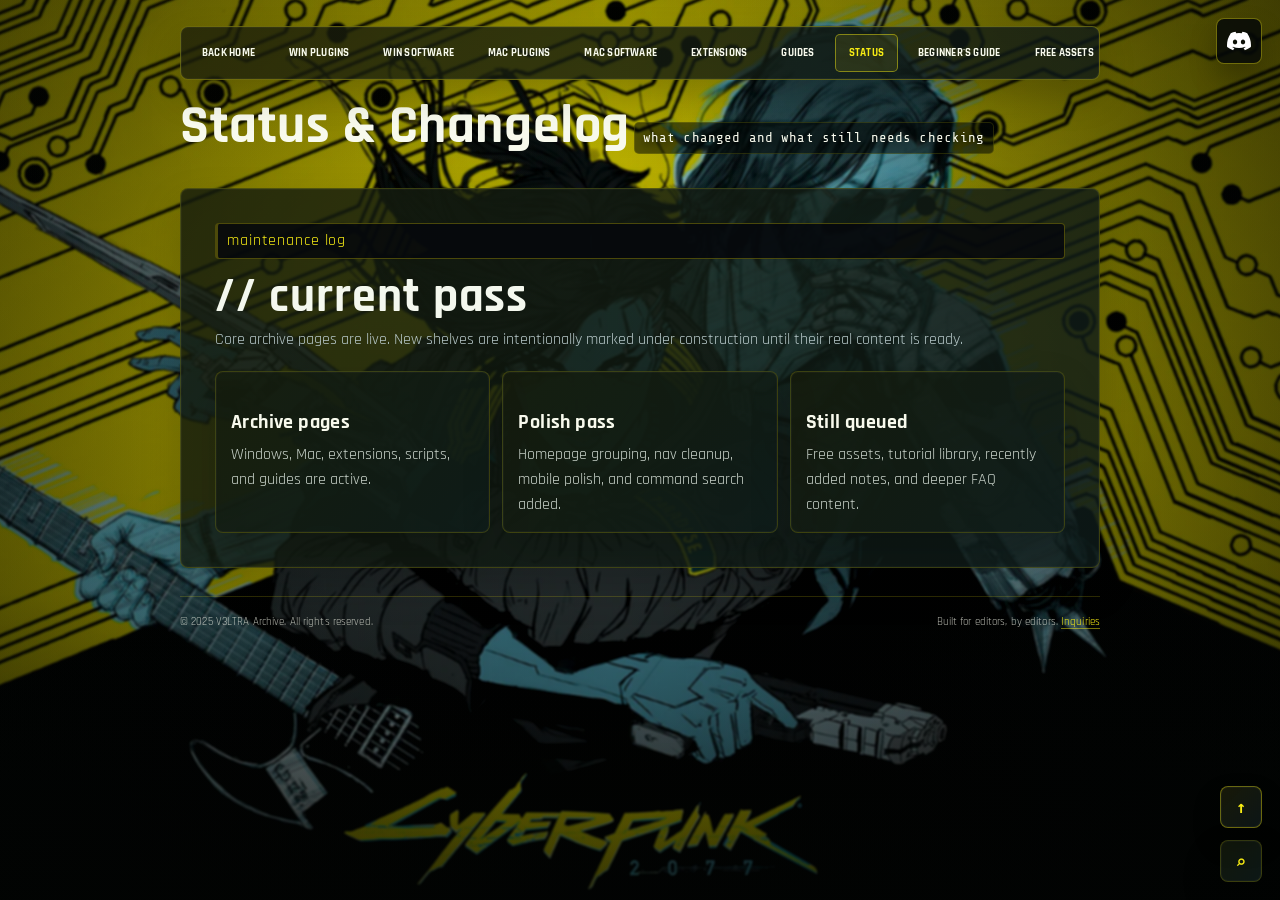
<file: status.html>
<!DOCTYPE html>
<html lang="en">
<head>
<meta charset="UTF-8">
<meta name="viewport" content="width=device-width, initial-scale=1.0">
<meta name="theme-color" content="#05030a">
<meta name="description" content="V3LTRA.xyz status and changelog for archive maintenance.">
<title>V3LTRA.xyz - Status & Changelog</title>
<link rel="preload" href="bg.webp" as="image" type="image/webp">
<link href="https://fonts.googleapis.com/css2?family=Rajdhani:wght@300;400;600;700&family=Share+Tech+Mono&display=swap" rel="stylesheet">
<link rel="stylesheet" href="curated.css">
</head>
<body>
<img id="bg-image" src="bg.webp" alt="" decoding="async" fetchpriority="high">
<div class="scanlines"></div>
<div class="vignette"></div>
<main class="page building-page">
  <nav class="nav" aria-label="Main navigation">
    <a href="index.html" aria-label="V3LTRA.xyz home">BACK HOME</a>
    <a href="plugins.html">WIN PLUGINS</a>
    <a href="software.html">WIN SOFTWARE</a>
    <a href="plugins-mac.html">MAC PLUGINS</a>
    <a href="software-mac.html">MAC SOFTWARE</a>
    <a href="extensions.html">EXTENSIONS</a>
    <a href="guides.html">GUIDES</a>
    <a class="active" href="status.html">STATUS</a>
  </nav>
  <header class="phead">
    <h1 data-text="Status & Changelog">Status &amp; Changelog</h1>
    <div class="sub">what changed and what still needs checking</div>
  </header>
  <section class="building-panel">
    <div class="section-label">maintenance log</div>
    <h2>// current pass</h2>
    <p>Core archive pages are live. New shelves are intentionally marked under construction until their real content is ready.</p>
    <div class="building-grid">
      <article class="building-card"><h3>Archive pages</h3><p>Windows, Mac, extensions, scripts, and guides are active.</p></article>
      <article class="building-card"><h3>Polish pass</h3><p>Homepage grouping, nav cleanup, mobile polish, and command search added.</p></article>
    <article class="building-card"><h3>Still queued</h3><p>Free assets, tutorial library, recently added notes, and deeper FAQ content.</p></article>
    </div>
  </section>
  <footer class="footer"><div>&copy; 2025 V3LTRA Archive. All rights reserved.</div><div>Built for editors, by editors. <a href="mailto:vltralegal@gmail.com">Inquiries</a></div></footer>
</main>
<script src="v3ltra.js" defer></script>
</body>
</html>
</file>
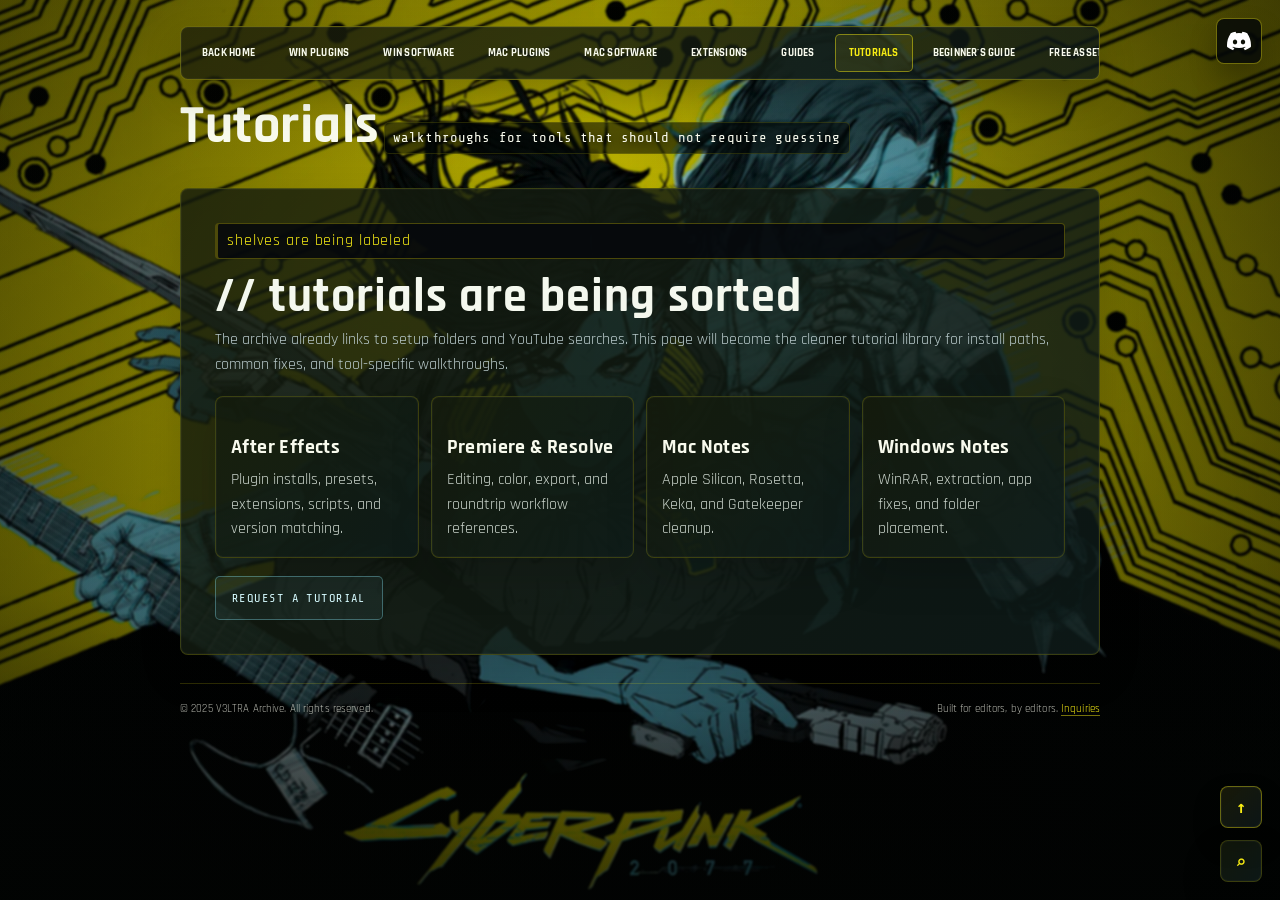
<file: tutorials.html>
<!DOCTYPE html>
<html lang="en">
<head>
<meta charset="UTF-8">
<meta name="viewport" content="width=device-width, initial-scale=1.0">
<meta name="theme-color" content="#05030a">
<meta name="description" content="V3LTRA.xyz tutorials shelf for editor walkthroughs, plugin setup, scripts, and platform notes.">
<title>V3LTRA.xyz - Tutorials</title>
<link rel="preload" href="bg.webp" as="image" type="image/webp">
<link href="https://fonts.googleapis.com/css2?family=Rajdhani:wght@300;400;600;700&family=Share+Tech+Mono&display=swap" rel="stylesheet">
<link rel="stylesheet" href="curated.css">
</head>
<body>
<img id="bg-image" src="bg.webp" alt="" decoding="async" fetchpriority="high">
<div class="scanlines"></div>
<div class="vignette"></div>
<main class="page building-page">
  <nav class="nav" aria-label="Main navigation">
    <a href="index.html" aria-label="V3LTRA.xyz home">BACK HOME</a>
    <a href="plugins.html">WIN PLUGINS</a>
    <a href="software.html">WIN SOFTWARE</a>
    <a href="plugins-mac.html">MAC PLUGINS</a>
    <a href="software-mac.html">MAC SOFTWARE</a>
    <a href="extensions.html">EXTENSIONS</a>
    <a href="guides.html">GUIDES</a>
    <a class="active" href="tutorials.html">TUTORIALS</a>
  </nav>
  <header class="phead">
    <h1 data-text="Tutorials">Tutorials</h1>
    <div class="sub">walkthroughs for tools that should not require guessing</div>
  </header>
  <section class="building-panel">
    <div class="section-label">shelves are being labeled</div>
    <h2>// tutorials are being sorted</h2>
    <p>The archive already links to setup folders and YouTube searches. This page will become the cleaner tutorial library for install paths, common fixes, and tool-specific walkthroughs.</p>
    <div class="building-grid">
      <article class="building-card"><h3>After Effects</h3><p>Plugin installs, presets, extensions, scripts, and version matching.</p></article>
      <article class="building-card"><h3>Premiere & Resolve</h3><p>Editing, color, export, and roundtrip workflow references.</p></article>
      <article class="building-card"><h3>Mac Notes</h3><p>Apple Silicon, Rosetta, Keka, and Gatekeeper cleanup.</p></article>
      <article class="building-card"><h3>Windows Notes</h3><p>WinRAR, extraction, app fixes, and folder placement.</p></article>
    </div>
    <a class="building-cta" href="https://discord.gg/v3ltra" target="_blank" rel="noopener noreferrer">Request a tutorial</a>
  </section>
  <footer class="footer"><div>&copy; 2025 V3LTRA Archive. All rights reserved.</div><div>Built for editors, by editors. <a href="mailto:vltralegal@gmail.com">Inquiries</a></div></footer>
</main>
<script src="v3ltra.js" defer></script>
</body>
</html>
</file>
<file: curated.css>
:root {
  --card-bg: rgba(7, 10, 17, 0.88);
}

 
#bg-image {
  filter: blur(2px) brightness(0.48) saturate(0.82) !important;
  transform: scale(1.02);
}

#glow-canvas { opacity: 0.2 !important; }
#particle-canvas { opacity: 0.11 !important; }
#markers-canvas { opacity: 0.08 !important; }
.scanlines { opacity: 0.16; }
.vignette {
  background:
    linear-gradient(rgba(3, 5, 10, 0.28), rgba(3, 5, 10, 0.56)),
    radial-gradient(ellipse at center, transparent 30%, rgba(0, 0, 0, 0.76) 100%) !important;
}
.glitch-strip { display: none !important; }

html,
body {
  color: #e8edf2;
  line-height: 1.5;
}

.page { padding-top: 46px; }

.nav {
  gap: 7px !important;
  margin-bottom: 36px !important;
}

.nav a,
.type-tab,
.folder-cta,
.section-label,
.card-title,
.vendor-name,
.vendor-tag,
.tutorial-chooser > summary,
.tutorial-prompt,
.tutorial-plugin,
.dl-btn,
.tool-link,
.yt-btn,
.satvrn-dl {
  letter-spacing: 0.055em !important;
}

.nav a {
  background: rgba(5, 8, 13, 0.78) !important;
  border-color: rgba(0, 245, 255, 0.16) !important;
  text-shadow: none !important;
  transition: color 160ms ease, border-color 160ms ease, background 160ms ease !important;
}

.nav a:hover,
.nav a.active {
  color: var(--cyan) !important;
  border-color: rgba(0, 245, 255, 0.48) !important;
  background: rgba(0, 245, 255, 0.055) !important;
  box-shadow: none !important;
}

.phead {
  margin-bottom: 28px !important;
}

.phead h1,
.name {
  text-shadow: 0 0 12px rgba(0, 245, 255, 0.22) !important;
}

.phead h1 {
  letter-spacing: 0.045em !important;
  text-transform: none !important;
}

.phead .sub,
.tagline,
.domain-status {
  letter-spacing: 0.065em !important;
  color: #bac6ce !important;
  background: rgba(4, 7, 12, 0.72) !important;
  text-shadow: none !important;
}

.name::before,
.name::after {
  animation: none !important;
  display: none !important;
}

.avatar-ring svg,
.domain-status::before,
.lounge-banner::before,
.pulse-bar::after,
.satvrn,
.satvrn > summary::before,
.folder-cta::before,
.link-card::before,
.dl-btn::before,
.yt-btn::before,
.tutorial-chooser > summary::before,
.tool-link::before,
.master-folder::before,
.locked-files-banner::before {
  animation: none !important;
}

.link-card,
.vendor,
.tool-card,
.stat,
.notice,
.search-wrap input,
.type-tab,
.folder-cta,
.master-folder,
.locked-files-banner {
  background: rgba(7, 10, 17, 0.88) !important;
  border-color: rgba(0, 245, 255, 0.16) !important;
  box-shadow: none !important;
  backdrop-filter: blur(8px);
}

.links { gap: 14px !important; }

.link-card {
  padding: 18px 20px !important;
  border-radius: 4px;
  overflow: hidden;
  transition: border-color 160ms ease, background 160ms ease !important;
}

.link-card:hover,
.vendor:hover,
.tool-card:hover {
  border-color: rgba(0, 245, 255, 0.46) !important;
  background: rgba(9, 14, 22, 0.94) !important;
  box-shadow: none !important;
  transform: none !important;
}

.link-card::before,
.link-card::after,
.card-corner-bl,
.vendor-corner-bl,
.tutorial-card::before {
  display: none !important;
}

.card-icon {
  filter: none !important;
  opacity: 0.9;
}

.card-title {
  color: #f4f7f9 !important;
  font-size: 17px !important;
  text-transform: none !important;
  text-shadow: none !important;
}

.card-sub,
.vendor-desc,
.tutorial-note,
.tutorial-mini {
  color: #9caab3 !important;
  letter-spacing: 0.025em !important;
  text-shadow: none !important;
}

.card-arrow {
  opacity: 0.55 !important;
  transform: none !important;
  text-shadow: none !important;
}

.lounge-banner {
  background: rgba(7, 10, 17, 0.8) !important;
  border-color: rgba(0, 245, 255, 0.14) !important;
  box-shadow: none !important;
  text-align: left !important;
}

.lounge-banner::before { display: none !important; }
.lounge-banner .card-title { color: #e8edf2 !important; }
.lounge-banner .card-sub { color: #8fa1ab !important; }

.pulse-bar {
  opacity: 0.38;
  background: linear-gradient(90deg, transparent, var(--cyan), transparent) !important;
}

.notice {
  padding: 16px 18px !important;
  color: #c8d1d7 !important;
  border-left: 2px solid rgba(0, 245, 255, 0.5) !important;
}

.stats {
  gap: 10px !important;
  margin-bottom: 24px !important;
}

.stat { padding: 12px 14px !important; }

.search-wrap {
  margin-bottom: 28px !important;
}

.search-wrap input {
  min-height: 46px;
  color: #f2f5f7 !important;
  border-color: rgba(0, 245, 255, 0.22) !important;
  transition: border-color 160ms ease, background 160ms ease !important;
}

.search-wrap input:focus {
  border-color: rgba(0, 245, 255, 0.62) !important;
  background: rgba(7, 12, 19, 0.96) !important;
  box-shadow: 0 0 0 3px rgba(0, 245, 255, 0.07) !important;
}

.vendors { gap: 13px !important; }

.vendor,
.tool-card {
  border-radius: 4px;
  overflow: hidden;
  transition: border-color 160ms ease, background 160ms ease !important;
}

.vendor-head { padding: 17px 18px !important; }

.vendor-name {
  color: #eef3f6 !important;
  text-transform: none !important;
  text-shadow: none !important;
}

.vendor-tag,
.type-badge {
  color: #84dce0 !important;
  background: rgba(0, 245, 255, 0.045) !important;
  border-color: rgba(0, 245, 255, 0.24) !important;
  text-shadow: none !important;
}

.item-list {
  color: #c2cbd1;
  line-height: 1.65 !important;
}

.dl-btn,
.tool-link,
.yt-btn,
.yt-link,
.tutorial-link,
.folder-cta,
.locked-files-action {
  box-shadow: none !important;
  text-shadow: none !important;
  transition: color 160ms ease, border-color 160ms ease, background 160ms ease !important;
}

.dl-btn,
.tool-link:not(.yt),
.tutorial-link:not(.yt) {
  color: #92e8ec !important;
  border-color: rgba(0, 245, 255, 0.32) !important;
  background: rgba(0, 245, 255, 0.045) !important;
}

.dl-btn:hover,
.tool-link:hover,
.tutorial-link:hover,
.folder-cta:hover,
.locked-files-action:hover {
  box-shadow: none !important;
  transform: none !important;
}

.yt-btn,
.yt-link,
.tool-link.yt,
.tutorial-link.yt {
  color: #e8edf2 !important;
  border-color: rgba(255, 45, 149, 0.3) !important;
  background: rgba(255, 45, 149, 0.04) !important;
}

.yt-btn:hover,
.yt-link:hover,
.tool-link.yt:hover,
.tutorial-link.yt:hover {
  border-color: rgba(255, 45, 149, 0.58) !important;
  background: rgba(255, 45, 149, 0.075) !important;
  box-shadow: none !important;
}

 
.tutorial-chooser {
  margin-top: -5px !important;
  background: rgba(8, 11, 18, 0.76) !important;
  border-color: rgba(0, 245, 255, 0.14) !important;
  box-shadow: none !important;
}

.tutorial-chooser[open] {
  border-color: rgba(0, 245, 255, 0.3) !important;
  box-shadow: none !important;
}

.tutorial-chooser > summary {
  justify-content: flex-start !important;
  color: #d8e1e6 !important;
  text-transform: none !important;
  text-shadow: none !important;
}

.tutorial-chooser > summary::before { display: none !important; }
.tutorial-content { background: rgba(2, 5, 9, 0.28) !important; }
.tutorial-card {
  background: rgba(6, 9, 15, 0.7) !important;
  border-color: rgba(0, 245, 255, 0.11) !important;
}
.tutorial-plugin {
  color: #e6ecef !important;
  text-transform: none !important;
}
.tutorial-prompt {
  color: #8ad9dd !important;
  text-shadow: none !important;
}

 
.satvrn {
  margin: -4px 0 28px !important;
  border: 1px solid rgba(0, 245, 255, 0.18) !important;
  border-left: 2px solid rgba(0, 245, 255, 0.54) !important;
  background: rgba(7, 10, 17, 0.84) !important;
  box-shadow: none !important;
}

.satvrn > summary {
  color: #dce5e9 !important;
  text-shadow: none !important;
}

.satvrn > summary::before { display: none !important; }

.satvrn > summary .s-dot {
  width: 7px !important;
  height: 7px !important;
  background: var(--cyan) !important;
  box-shadow: none !important;
}

.satvrn > summary .s-chev { color: #84dce0 !important; }

.satvrn-body {
  color: #b8c3ca !important;
  border-color: rgba(0, 245, 255, 0.1) !important;
}

.satvrn-dl {
  color: #a6e8eb !important;
  border-color: rgba(0, 245, 255, 0.28) !important;
  background: rgba(0, 245, 255, 0.04) !important;
  text-shadow: none !important;
}

.satvrn-dl:hover {
  background: rgba(0, 245, 255, 0.075) !important;
  box-shadow: none !important;
}

.satvrn-list li {
  color: #aebac1 !important;
  border-color: rgba(255, 255, 255, 0.055) !important;
}

.satvrn-list li::before { color: var(--cyan) !important; }

.type-tabs { gap: 8px !important; }

.type-tab {
  text-shadow: none !important;
  transition: border-color 160ms ease, background 160ms ease !important;
}

.type-tab:hover,
.type-tab.active {
  border-color: rgba(0, 245, 255, 0.48) !important;
  background: rgba(0, 245, 255, 0.055) !important;
  box-shadow: none !important;
}

.locked-files-banner,
.master-folder {
  border-left: 2px solid rgba(0, 245, 255, 0.5) !important;
  color: #dce4e8 !important;
}

.footer {
  color: rgba(180, 205, 211, 0.48) !important;
  letter-spacing: 0.08em !important;
}

@media (max-width: 600px) {
  .page {
    padding: 32px 16px 58px !important;
  }

  .nav a {
    padding: 8px 10px !important;
    font-size: 10px !important;
  }

  .link-card {
    padding: 16px !important;
  }

  .card-header {
    gap: 11px !important;
  }

  .card-title {
    font-size: 16px !important;
  }

  .vendor-head {
    padding: 15px !important;
  }

  .stats {
    display: grid !important;
    grid-template-columns: repeat(2, minmax(0, 1fr));
  }
}

@media (prefers-reduced-motion: reduce) {
  *,
  *::before,
  *::after {
    scroll-behavior: auto !important;
  }
}


.archive-help {
  margin-top: 12px;
  padding-top: 12px;
  border-top: 1px solid rgba(0, 245, 255, 0.12);
  color: #b8c3ca;
  line-height: 1.6;
}

.archive-help a {
  color: #92e8ec;
  text-decoration: underline;
  text-decoration-color: rgba(0, 245, 255, 0.38);
  text-underline-offset: 3px;
}

.archive-help a:hover {
  color: #d9fbfd;
  text-decoration-color: var(--cyan);
}


:root {
  --ui-red: #f04455;
  --ui-red-deep: #8f2230;
  --ui-red-wash: rgba(240, 68, 85, 0.08);
  --ui-panel: rgba(6, 8, 11, 0.9);
}

.phead h1 {
  display: inline-block;
  color: #08090b !important;
  background: var(--ui-red);
  padding: 6px 14px 5px;
  text-shadow: none !important;
  clip-path: polygon(0 0, 100% 0, 100% calc(100% - 7px), calc(100% - 7px) 100%, 0 100%);
}

.section-label {
  color: #f6dce0 !important;
  background: var(--ui-panel) !important;
  border: 1px solid rgba(240, 68, 85, 0.64);
  border-left: 3px solid var(--ui-red);
  padding: 5px 9px !important;
  text-shadow: none !important;
  clip-path: polygon(0 0, 100% 0, 100% calc(100% - 5px), calc(100% - 5px) 100%, 0 100%);
}

.nav a:hover,
.nav a.active,
.type-tab:hover,
.type-tab.active {
  color: #fff !important;
  border-color: rgba(240, 68, 85, 0.66) !important;
  background: var(--ui-red-wash) !important;
  box-shadow: inset 3px 0 0 var(--ui-red) !important;
}

.link-card,
.vendor,
.tool-card,
.stat,
.notice,
.master-folder,
.locked-files-banner {
  border-color: rgba(240, 68, 85, 0.2) !important;
  border-left: 2px solid rgba(240, 68, 85, 0.68) !important;
}

.link-card:hover,
.vendor:hover,
.tool-card:hover {
  border-color: rgba(240, 68, 85, 0.55) !important;
  background: rgba(15, 9, 13, 0.94) !important;
}

.card-icon,
.card-arrow,
.s-icon,
.vendor-chevron,
.tutorial-chevron {
  color: var(--ui-red) !important;
}

.pulse-bar {
  background: linear-gradient(90deg, transparent, var(--ui-red), transparent) !important;
}

.search-wrap input:focus {
  border-color: rgba(240, 68, 85, 0.7) !important;
  box-shadow: 0 0 0 3px rgba(240, 68, 85, 0.08) !important;
}

.satvrn,
.tutorial-chooser {
  border-color: rgba(240, 68, 85, 0.24) !important;
  border-left-color: var(--ui-red) !important;
}

.satvrn > summary .s-dot {
  background: var(--ui-red) !important;
}

.satvrn > summary .s-chev,
.tutorial-chooser > summary,
.tutorial-prompt {
  color: #e9a8b0 !important;
}

.type-badge.extension,
.yt-btn,
.yt-link,
.tool-link.yt,
.tutorial-link.yt {
  border-color: rgba(240, 68, 85, 0.42) !important;
  background: rgba(240, 68, 85, 0.055) !important;
}

.locked-files-banner,
.master-folder,
.notice {
  border-left-color: var(--ui-red) !important;
}

.help-card {
  border-color: rgba(240, 68, 85, 0.48) !important;
  background: linear-gradient(110deg, rgba(240, 68, 85, 0.1), rgba(7, 10, 17, 0.92) 58%) !important;
}

.help-card .card-title {
  color: #fff !important;
}

.help-card .card-sub {
  color: #d9a0a7 !important;
}

/* Final polish pass: restore the V3LTRA cyan/pink identity and clean up the repo pages. */
:root {
  --v3-bg: #05030a;
  --v3-panel: rgba(6, 9, 15, 0.9);
  --v3-panel-strong: rgba(9, 13, 21, 0.96);
  --v3-cyan: #00f5ff;
  --v3-pink: #ff2d95;
  --v3-gold: #fff0a0;
  --v3-green: #75ffb0;
  --v3-text: #eef6f8;
  --v3-muted: #9fb0ba;
  --v3-border: rgba(0, 245, 255, 0.18);
  --v3-hot-border: rgba(255, 45, 149, 0.28);
  --v3-radius: 6px;
  --v3-fast: 170ms ease;
}

html {
  scroll-behavior: smooth;
  scroll-padding-top: 88px;
}

body {
  min-height: 100%;
  font-family: "Rajdhani", sans-serif;
  color: var(--v3-text) !important;
  background:
    radial-gradient(circle at 15% 6%, rgba(0, 245, 255, 0.08), transparent 28%),
    radial-gradient(circle at 82% 18%, rgba(255, 45, 149, 0.08), transparent 30%),
    var(--v3-bg) !important;
}

#bg-image {
  filter: blur(1.2px) brightness(0.42) saturate(0.95) !important;
  transform: scale(1.012);
}

#glow-canvas { opacity: 0.16 !important; }
#particle-canvas { opacity: 0.1 !important; }
#markers-canvas { opacity: 0.08 !important; }

:focus-visible {
  outline: 2px solid var(--v3-cyan) !important;
  outline-offset: 3px;
}

.page {
  width: min(100% - 24px, 900px);
  max-width: 900px !important;
}

.home-groups {
  width: 100%;
  display: grid;
  gap: 22px;
  margin-bottom: 32px;
}

.home-group {
  min-width: 0;
}

.home-group .links {
  margin-bottom: 0 !important;
}

.compact-links {
  gap: 10px !important;
}

.legacy-home-label,
.legacy-home-links {
  display: none !important;
}

.nav {
  position: sticky;
  top: 8px;
  z-index: 30;
  display: flex !important;
  align-items: center;
  gap: 8px !important;
  overflow-x: auto;
  padding: 5px 4px 7px;
  margin: 0 -4px 30px !important;
  scrollbar-width: thin;
  -webkit-overflow-scrolling: touch;
}

.nav a {
  flex: 0 0 auto;
  min-height: 34px;
  display: inline-flex;
  align-items: center;
  border-radius: 4px;
  white-space: nowrap;
  color: #e7edf0 !important;
  background: rgba(5, 8, 13, 0.8) !important;
  border-color: rgba(0, 245, 255, 0.16) !important;
  box-shadow: none !important;
}

.nav a:hover,
.nav a.active {
  color: var(--v3-cyan) !important;
  border-color: rgba(0, 245, 255, 0.48) !important;
  background: rgba(0, 245, 255, 0.07) !important;
  box-shadow: inset 0 -2px 0 rgba(255, 45, 149, 0.55) !important;
}

.phead h1 {
  color: var(--v3-text) !important;
  background: none !important;
  padding: 0 !important;
  clip-path: none !important;
  text-shadow: 0 0 18px rgba(0, 245, 255, 0.22), 0 0 30px rgba(255, 45, 149, 0.14) !important;
}

.phead .sub,
.tagline,
.domain-status {
  border: 1px solid rgba(0, 245, 255, 0.12);
  color: #b8c8cf !important;
}

.section-label {
  color: #dff9fb !important;
  background: rgba(5, 8, 13, 0.84) !important;
  border: 1px solid rgba(0, 245, 255, 0.18) !important;
  border-left: 3px solid var(--v3-pink) !important;
  border-radius: 4px;
  clip-path: none !important;
}

.link-card,
.vendor,
.tool-card,
.stat,
.notice,
.master-folder,
.locked-files-banner,
.folder-cta,
.guide-panel,
.jump-card,
.guide-link,
.fix-panel,
.building-panel,
.building-card {
  border: 1px solid var(--v3-border) !important;
  border-left: 2px solid rgba(255, 45, 149, 0.52) !important;
  border-radius: var(--v3-radius) !important;
  background:
    linear-gradient(135deg, rgba(255, 45, 149, 0.035), rgba(0, 245, 255, 0.03)),
    var(--v3-panel) !important;
  box-shadow: none !important;
  backdrop-filter: blur(10px);
}

.link-card:hover,
.vendor:hover,
.tool-card:hover,
.guide-link:hover,
.jump-card:hover,
.building-cta:hover {
  border-color: rgba(0, 245, 255, 0.46) !important;
  background:
    linear-gradient(135deg, rgba(0, 245, 255, 0.055), rgba(255, 45, 149, 0.055)),
    var(--v3-panel-strong) !important;
  transform: translateY(-1px) !important;
}

.card-icon,
.card-arrow,
.s-icon,
.vendor-chevron,
.tutorial-chevron {
  color: var(--v3-cyan) !important;
}

.card-title,
.vendor-name,
.guide-panel h2,
.building-panel h2,
.building-card h3 {
  color: var(--v3-text) !important;
  letter-spacing: 0.02em !important;
}

.card-sub,
.vendor-desc,
.tutorial-note,
.tutorial-mini,
.guide-panel p,
.building-panel p,
.building-card p {
  color: var(--v3-muted) !important;
}

.help-card {
  border-color: rgba(255, 45, 149, 0.4) !important;
  border-left-color: var(--v3-pink) !important;
  background:
    linear-gradient(110deg, rgba(255, 45, 149, 0.1), rgba(0, 245, 255, 0.045)),
    rgba(7, 10, 17, 0.92) !important;
}

.notice,
.master-folder,
.locked-files-banner {
  border-left-color: var(--v3-cyan) !important;
}

.vendor-tag,
.type-badge,
.compat-badge {
  color: #9beff2 !important;
  border-color: rgba(0, 245, 255, 0.24) !important;
  background: rgba(0, 245, 255, 0.05) !important;
}

.yt-btn,
.yt-link,
.tool-link.yt,
.tutorial-link.yt {
  border-color: rgba(255, 45, 149, 0.36) !important;
  background: rgba(255, 45, 149, 0.055) !important;
}

.search-wrap input {
  border-radius: 5px;
}

.search-wrap input:focus {
  border-color: rgba(0, 245, 255, 0.68) !important;
  box-shadow: 0 0 0 3px rgba(0, 245, 255, 0.08) !important;
}

.no-results {
  padding: 24px 18px !important;
  border: 1px solid rgba(255, 45, 149, 0.22);
  border-left: 2px solid rgba(255, 45, 149, 0.6);
  border-radius: 6px;
  background: rgba(255, 45, 149, 0.045);
  color: var(--v3-muted) !important;
  text-align: left !important;
}

.no-results strong,
.no-results span {
  display: block;
}

.no-results strong {
  color: var(--v3-text);
  margin-bottom: 4px;
}

.building-page {
  max-width: 880px !important;
}

.building-panel {
  width: 100%;
  padding: clamp(18px, 5vw, 34px);
  margin-top: 18px;
  overflow: hidden;
  position: relative;
}

.building-panel::after {
  content: "";
  position: absolute;
  inset: 0;
  background: linear-gradient(90deg, transparent, rgba(0, 245, 255, 0.11), transparent);
  transform: translateX(-110%);
  animation: building-sweep 5s ease-in-out infinite;
  pointer-events: none;
}

@keyframes building-sweep {
  0%, 48% { transform: translateX(-110%); }
  80%, 100% { transform: translateX(110%); }
}

.building-panel h2 {
  margin: 16px 0 8px;
  font-size: clamp(28px, 7vw, 48px);
  line-height: 0.95;
}

.building-grid {
  display: grid;
  grid-template-columns: repeat(auto-fit, minmax(190px, 1fr));
  gap: 12px;
  margin-top: 18px;
}

.building-card {
  padding: 15px;
}

.building-card h3 {
  margin-bottom: 6px;
  font-size: 20px;
}

.building-cta {
  display: inline-flex;
  align-items: center;
  justify-content: center;
  min-height: 38px;
  margin-top: 18px;
  padding: 9px 13px;
  border: 1px solid rgba(0, 245, 255, 0.32);
  border-radius: 5px;
  background: rgba(0, 245, 255, 0.055);
  color: var(--v3-cyan);
  text-decoration: none;
  font: 10px "Share Tech Mono", monospace;
  letter-spacing: 0.1em;
  text-transform: uppercase;
  transition: border-color var(--v3-fast), background var(--v3-fast), transform var(--v3-fast);
}

/* Free assets directory */
.assets-page { max-width: 1380px; }
.asset-index {
  position: sticky;
  top: 10px;
  z-index: 25;
  display: flex;
  gap: 7px;
  margin: 0 0 28px;
  padding: 10px;
  overflow-x: auto;
  scrollbar-width: thin;
  background: rgba(5, 3, 10, .94);
  border: 1px solid rgba(242, 233, 0, .38);
  box-shadow: 0 10px 35px rgba(0, 0, 0, .4);
}
.asset-index a {
  flex: 0 0 auto;
  padding: 8px 11px;
  color: #f2e900;
  border: 1px solid rgba(242, 233, 0, .28);
  font: 700 11px/1 "Share Tech Mono", monospace;
  letter-spacing: .08em;
  text-transform: uppercase;
  text-decoration: none;
  transition: color .18s ease, background .18s ease, border-color .18s ease;
}
.asset-index a:hover,
.asset-index a:focus-visible { color: #05030a; background: #f2e900; border-color: #f2e900; }
.asset-directory { display: grid; gap: 34px; }
.asset-section {
  scroll-margin-top: 90px;
  padding: 26px;
  background: rgba(5, 3, 10, .82);
  border: 1px solid rgba(242, 233, 0, .28);
  box-shadow: 0 15px 50px rgba(0, 0, 0, .28);
}
.asset-section h2 {
  margin: 7px 0 18px;
  color: #f2e900;
  font-family: "Share Tech Mono", monospace;
  font-size: clamp(20px, 2.3vw, 30px);
  text-transform: uppercase;
}
.asset-grid { grid-template-columns: repeat(auto-fit, minmax(245px, 1fr)); }
.asset-card { display: flex; min-height: 178px; flex-direction: column; }
.asset-card h3 a { display: flex; align-items: baseline; justify-content: space-between; gap: 12px; color: inherit; text-decoration: none; }
.asset-card h3 a span { color: #f2e900; font-size: 14px; transition: transform .18s ease; }
.asset-card:hover h3 a span { transform: translate(2px, -2px); }
.asset-card p { flex: 1; }
.asset-tags { display: flex; flex-wrap: wrap; gap: 6px; margin-top: 14px; }
.asset-tags span {
  padding: 4px 7px;
  color: #f2e900;
  background: rgba(242, 233, 0, .07);
  border: 1px solid rgba(242, 233, 0, .24);
  font: 700 9px/1 "Share Tech Mono", monospace;
  letter-spacing: .08em;
  text-transform: uppercase;
}
@media (max-width: 640px) {
  .asset-index { top: 6px; margin-inline: -4px; }
  .asset-section { padding: 18px 14px; }
  .asset-grid { grid-template-columns: 1fr; }
  .asset-card { min-height: 0; }
}

.pw {
  cursor: pointer;
  border-radius: 3px;
}

.pw:hover {
  border-color: rgba(117, 255, 176, 0.5) !important;
  color: #c7ffe0 !important;
}

.toast-hub {
  position: fixed;
  right: 14px;
  bottom: 14px;
  z-index: 90;
  display: grid;
  gap: 8px;
  pointer-events: none;
}

.toast {
  opacity: 0;
  transform: translateY(8px);
  padding: 10px 12px;
  border: 1px solid rgba(117, 255, 176, 0.36);
  border-radius: 5px;
  background: rgba(5, 12, 16, 0.94);
  color: #c7ffe0;
  font: 10px "Share Tech Mono", monospace;
  letter-spacing: 0.08em;
  text-transform: uppercase;
  transition: opacity 180ms ease, transform 180ms ease;
}

.toast.show {
  opacity: 1;
  transform: translateY(0);
}

.cmd-trigger {
  position: fixed;
  right: 14px;
  bottom: 14px;
  z-index: 70;
  display: inline-flex;
  align-items: center;
  gap: 8px;
  min-height: 36px;
  padding: 8px 10px;
  border: 1px solid rgba(0, 245, 255, 0.28);
  border-radius: 5px;
  background: rgba(5, 8, 13, 0.92);
  color: var(--v3-text);
  font: 10px "Share Tech Mono", monospace;
  letter-spacing: 0.08em;
  text-transform: uppercase;
  cursor: pointer;
}

.cmd-trigger kbd {
  padding: 2px 5px;
  border: 1px solid rgba(255, 255, 255, 0.14);
  border-radius: 3px;
  color: var(--v3-cyan);
  font: inherit;
}

.command-shell {
  position: fixed;
  inset: 0;
  z-index: 100;
  display: none;
}

.command-shell[aria-hidden="false"] {
  display: block;
}

.cmd-backdrop {
  position: absolute;
  inset: 0;
  background: rgba(1, 2, 6, 0.72);
  backdrop-filter: blur(8px);
}

.cmd-box {
  position: relative;
  width: min(720px, calc(100vw - 22px));
  max-height: min(720px, calc(100vh - 28px));
  margin: 14px auto;
  overflow: hidden;
  border: 1px solid rgba(0, 245, 255, 0.24);
  border-radius: 8px;
  background: rgba(5, 8, 14, 0.97);
}

.cmd-line {
  display: grid;
  grid-template-columns: auto 1fr auto;
  gap: 10px;
  align-items: center;
  padding: 12px;
  border-bottom: 1px solid rgba(0, 245, 255, 0.14);
}

.cmd-line span {
  color: var(--v3-pink);
  font: 700 12px "Share Tech Mono", monospace;
}

.cmd-line input {
  min-width: 0;
  border: 0;
  outline: 0;
  background: transparent;
  color: var(--v3-text);
  font: 600 16px "Rajdhani", sans-serif;
}

.cmd-line button {
  width: 32px;
  height: 32px;
  border: 1px solid rgba(0, 245, 255, 0.18);
  border-radius: 4px;
  background: rgba(0, 245, 255, 0.045);
  color: var(--v3-text);
}

.cmd-results {
  max-height: min(610px, calc(100vh - 112px));
  overflow: auto;
  padding: 8px;
}

.cmd-group {
  padding: 12px 8px 6px;
  color: var(--v3-cyan);
  font: 10px "Share Tech Mono", monospace;
  letter-spacing: 0.16em;
  text-transform: uppercase;
}

.cmd-result {
  width: 100%;
  display: grid;
  grid-template-columns: minmax(0, 1fr) auto;
  gap: 12px;
  align-items: center;
  padding: 11px 10px;
  border: 1px solid transparent;
  border-radius: 4px;
  background: transparent;
  color: var(--v3-text);
  text-align: left;
  cursor: pointer;
}

.cmd-result strong,
.cmd-result small {
  display: block;
}

.cmd-result small {
  margin-top: 3px;
  color: var(--v3-muted);
  font-size: 12px;
}

.cmd-result em {
  color: #667981;
  font: 10px "Share Tech Mono", monospace;
  font-style: normal;
  text-transform: uppercase;
}

.cmd-result.active,
.cmd-result:hover {
  border-color: rgba(0, 245, 255, 0.32);
  background: rgba(0, 245, 255, 0.06);
}

.cmd-empty {
  padding: 28px 12px;
  color: var(--v3-muted);
  font: 12px "Share Tech Mono", monospace;
}

.reveal {
  opacity: 0;
  transform: translateY(10px);
  transition: opacity 220ms ease, transform 220ms ease, border-color var(--v3-fast), background var(--v3-fast);
}

.reveal.visible {
  opacity: 1;
  transform: translateY(0);
}

@media (min-width: 760px) {
  .home-groups {
    grid-template-columns: repeat(2, minmax(0, 1fr));
    align-items: start;
  }

  .cmd-box {
    margin-top: 7vh;
  }
}

@media (max-width: 600px) {
  .page {
    width: min(100% - 22px, 900px);
    padding-top: 30px !important;
  }

  .nav {
    margin-bottom: 24px !important;
  }

  .cmd-trigger {
    right: 10px;
    bottom: 10px;
    padding: 8px;
  }

  .cmd-trigger span {
    display: none;
  }

  .cmd-result {
    grid-template-columns: minmax(0, 1fr);
  }
}

@media (prefers-reduced-motion: reduce) {
  .reveal,
  .toast,
  .building-panel::after {
    opacity: 1 !important;
    transform: none !important;
    animation: none !important;
    transition: none !important;
  }
}

/* Shared page safety rails for the newer static shells. */
*,
*::before,
*::after {
  box-sizing: border-box;
}

html,
body {
  width: 100%;
  margin: 0;
  overflow-x: hidden;
}

#bg-image {
  position: fixed !important;
  inset: 0 !important;
  width: 100vw !important;
  height: 100vh !important;
  object-fit: cover !important;
  z-index: 0 !important;
  pointer-events: none;
}

.scanlines,
.vignette {
  position: fixed;
  inset: 0;
  pointer-events: none;
}

.scanlines {
  z-index: 4;
}

.vignette {
  z-index: 5;
}

.page {
  position: relative;
  z-index: 10;
  margin-left: auto;
  margin-right: auto;
}

.nav {
  width: 100%;
  max-width: 100%;
  margin-left: 0 !important;
  margin-right: 0 !important;
  overscroll-behavior-x: contain;
  scrollbar-width: none;
}

.nav::-webkit-scrollbar {
  display: none;
}

.nav a {
  padding: 9px 10px;
  border: 1px solid rgba(0, 245, 255, 0.18);
  text-decoration: none !important;
  font: 700 10px "Share Tech Mono", monospace;
  line-height: 1;
}

.phead {
  width: 100%;
}

.phead h1 {
  margin: 0 0 12px;
  color: #fff !important;
  font-family: "Rajdhani", sans-serif !important;
  font-size: clamp(42px, 10vw, 76px);
  font-weight: 700;
  line-height: 0.92;
}

.phead .sub {
  display: inline-flex;
  max-width: 100%;
  padding: 5px 8px;
  background: rgba(5, 8, 13, 0.72);
  font-family: "Share Tech Mono", monospace;
  font-size: 11px;
  line-height: 1.55;
}

.building-panel h2,
.building-card h3 {
  font-family: "Rajdhani", sans-serif;
  font-weight: 700;
}

.building-panel p,
.building-card p {
  margin: 0;
  font-family: "Rajdhani", sans-serif;
  font-size: 16px;
  line-height: 1.55;
}

.building-page .reveal {
  opacity: 1;
  transform: none;
}

/* Bright cyberpunk landing pass. */
:root {
  --v3-bg: #302b2a;
  --v3-panel: rgba(57, 49, 49, 0.82);
  --v3-panel-strong: rgba(72, 58, 62, 0.92);
  --v3-line: rgba(255, 154, 195, 0.22);
  --v3-line-cyan: rgba(0, 245, 255, 0.2);
}

body {
  background:
    radial-gradient(circle at 16% 0%, rgba(255, 154, 195, 0.16), transparent 28%),
    radial-gradient(circle at 82% 14%, rgba(0, 245, 255, 0.11), transparent 31%),
    linear-gradient(135deg, #352f2e, #241f20 58%, #30272d) !important;
}

#bg-image {
  opacity: 0.58;
  filter: blur(10px) brightness(0.72) saturate(0.78) !important;
  transform: scale(1.08) !important;
}

.vignette {
  background:
    linear-gradient(180deg, rgba(48, 43, 42, 0.18), rgba(20, 17, 19, 0.48)),
    radial-gradient(ellipse at center, transparent 38%, rgba(17, 14, 16, 0.62) 100%) !important;
}

.home-page {
  width: min(100% - 48px, 1120px);
  max-width: 1120px !important;
  align-items: stretch !important;
  padding: 26px 24px 86px !important;
}

.home-page .header {
  width: min(780px, 100%);
  margin: 0 0 24px !important;
  text-align: left;
}

.home-page .avatar-ring {
  display: none;
}

.home-page .name {
  font-size: clamp(58px, 10vw, 126px) !important;
  font-weight: 700 !important;
  letter-spacing: 0 !important;
  line-height: 0.84 !important;
  text-transform: none !important;
  text-shadow: 0 0 26px rgba(255, 154, 195, 0.22), 0 0 36px rgba(0, 245, 255, 0.12) !important;
}

.home-page .name .core {
  background: linear-gradient(96deg, #ff9fc8 0%, #ffd6e7 48%, #d8fbff 100%) !important;
  -webkit-background-clip: text !important;
  background-clip: text !important;
  color: transparent !important;
  filter: drop-shadow(0 0 15px rgba(255, 154, 195, 0.2)) !important;
}

.home-page .name .ext {
  color: #9df6ff !important;
  font-weight: 300 !important;
  letter-spacing: 0 !important;
  text-shadow: 0 0 18px rgba(0, 245, 255, 0.52) !important;
}

.home-page .tagline {
  display: block !important;
  max-width: 760px;
  margin-top: 16px !important;
  padding: 0 !important;
  border: 0 !important;
  background: transparent !important;
  color: #decfd0 !important;
  font: 500 clamp(18px, 2vw, 22px) "Rajdhani", sans-serif !important;
  letter-spacing: 0 !important;
  line-height: 1.35;
  text-shadow: none !important;
}

.home-page .domain-status {
  justify-content: flex-start !important;
  margin: 12px 0 0 !important;
  color: #f4a9c6 !important;
  font-size: 10px !important;
  letter-spacing: 0.08em !important;
  text-shadow: none !important;
}

.home-page > .divider,
.home-page > .home-groups {
  display: none !important;
}

.home-control-panel {
  width: min(780px, 100%);
  margin: 0 0 34px;
}

.home-search {
  width: 100%;
  min-height: 64px;
  display: grid;
  grid-template-columns: auto minmax(0, 1fr) auto;
  align-items: center;
  gap: 14px;
  padding: 14px 18px;
  border: 1px solid rgba(255, 154, 195, 0.34);
  border-radius: 0;
  background: rgba(58, 50, 50, 0.72);
  color: #f8eff1;
  text-align: left;
  cursor: pointer;
  box-shadow: inset 0 1px 0 rgba(255, 255, 255, 0.05);
  transition: border-color 180ms ease, background 180ms ease, transform 180ms ease;
}

.home-search:hover,
.home-search:focus-visible {
  border-color: rgba(0, 245, 255, 0.54);
  background: rgba(67, 55, 59, 0.86);
  transform: translateY(-1px);
}

.home-search-icon {
  width: 20px;
  color: #f4a9c6;
  font-size: 22px;
  line-height: 1;
}

.home-search-copy strong,
.home-search-copy small {
  display: block;
}

.home-search-copy strong {
  color: #fff7f9;
  font-size: 18px;
  line-height: 1.1;
}

.home-search-copy small {
  margin-top: 3px;
  color: #bfaeb0;
  font: 12px "Share Tech Mono", monospace;
  letter-spacing: 0.03em;
}

.home-search-open {
  min-width: 54px;
  padding: 7px 10px;
  border: 1px solid rgba(255, 154, 195, 0.28);
  color: #ffd5e5;
  font: 10px "Share Tech Mono", monospace;
  letter-spacing: 0.08em;
  text-align: center;
  text-transform: uppercase;
}

.platform-tabs {
  display: inline-flex;
  margin-top: 8px;
  border: 1px solid rgba(255, 154, 195, 0.22);
  background: rgba(50, 43, 43, 0.68);
}

.platform-tab {
  min-height: 38px;
  display: inline-flex;
  align-items: center;
  gap: 8px;
  padding: 0 18px;
  border: 0;
  border-right: 1px solid rgba(255, 154, 195, 0.18);
  background: transparent;
  color: #cabbbd;
  font: 700 15px "Rajdhani", sans-serif;
  cursor: pointer;
}

.platform-tab:last-child {
  border-right: 0;
}

.platform-tab.active {
  background: #ff9fc8;
  color: #171113;
}

.platform-tab em {
  display: none;
  padding: 2px 7px;
  border: 1px solid rgba(23, 17, 19, 0.18);
  font: 9px "Share Tech Mono", monospace;
  font-style: normal;
  letter-spacing: 0.08em;
  text-transform: uppercase;
}

.platform-tab.active em:not(:empty) {
  display: inline-flex;
}

.home-browse {
  width: 100%;
}

.home-section-label {
  margin-bottom: 16px;
  color: #f4a9c6;
  font: 700 12px "Share Tech Mono", monospace;
  letter-spacing: 0.16em;
  text-transform: uppercase;
}

.home-browse-grid {
  display: grid;
  grid-template-columns: repeat(3, minmax(0, 1fr));
  border-top: 1px solid var(--v3-line);
  border-left: 1px solid var(--v3-line);
  background: rgba(48, 40, 41, 0.52);
}

.browse-tile {
  min-height: 174px;
  position: relative;
  display: flex;
  flex-direction: column;
  gap: 16px;
  padding: 32px;
  border-right: 1px solid var(--v3-line);
  border-bottom: 1px solid var(--v3-line);
  background: rgba(47, 41, 40, 0.64);
  color: #f7f0ee;
  text-decoration: none;
  overflow: hidden;
  transition: background 190ms ease, transform 190ms ease, border-color 190ms ease;
}

.browse-tile::before {
  content: "";
  position: absolute;
  inset: 0;
  background: linear-gradient(125deg, rgba(255, 154, 195, 0.16), rgba(0, 245, 255, 0.06));
  opacity: 0;
  transition: opacity 190ms ease;
  pointer-events: none;
}

.browse-tile:hover,
.browse-tile:focus-visible,
.browse-tile.is-active-platform {
  background: rgba(73, 57, 62, 0.84);
}

.browse-tile:hover::before,
.browse-tile:focus-visible::before,
.browse-tile.is-active-platform::before {
  opacity: 1;
}

.browse-tile.is-active-platform {
  border-top: 3px solid #ff9fc8;
  padding-top: 30px;
}

.tile-top {
  position: relative;
  z-index: 1;
  display: flex;
  align-items: center;
  gap: 10px;
  justify-content: space-between;
}

.browse-tile h2 {
  position: relative;
  z-index: 1;
  margin: 0;
  color: #fff7f6;
  font: 700 21px "Rajdhani", sans-serif;
  line-height: 1.1;
}

.tile-copy {
  position: relative;
  z-index: 1;
  max-width: 30ch;
  margin: 0;
  color: #cbbdc0;
  font-size: 16px;
  line-height: 1.45;
}

.tile-arrow {
  position: absolute;
  top: 34px;
  right: 32px;
  z-index: 1;
  color: #ffb3d0;
  transition: transform 180ms ease, color 180ms ease;
}

.browse-tile:hover .tile-arrow,
.browse-tile:focus-visible .tile-arrow {
  color: #9df6ff;
  transform: translateX(4px);
}

.tile-badge {
  position: relative;
  z-index: 1;
  display: inline-flex;
  min-height: 22px;
  align-items: center;
  padding: 2px 8px;
  border: 1px solid rgba(255, 154, 195, 0.42);
  color: #ffb3d0;
  font: 10px "Share Tech Mono", monospace;
  letter-spacing: 0.08em;
  text-transform: uppercase;
}

.is-active-platform .tile-badge {
  background: rgba(255, 154, 195, 0.14);
  color: #ffe5ef;
}

.tile-actions {
  position: relative;
  z-index: 1;
  display: flex;
  flex-wrap: wrap;
  gap: 8px;
  margin-top: auto;
}

.tile-actions a {
  min-height: 32px;
  display: inline-flex;
  align-items: center;
  padding: 7px 10px;
  border: 1px solid rgba(0, 245, 255, 0.24);
  color: #bffaff;
  background: rgba(0, 245, 255, 0.055);
  font: 10px "Share Tech Mono", monospace;
  letter-spacing: 0.08em;
  text-decoration: none;
  text-transform: uppercase;
}

.tile-actions a:hover,
.tile-actions a:focus-visible {
  border-color: rgba(0, 245, 255, 0.58);
  color: #fff;
}

.starter-actions {
  margin-top: 18px;
}

.tile-live-dot {
  position: absolute;
  top: 39px;
  left: 32px;
  z-index: 1;
  width: 7px;
  height: 7px;
  border-radius: 50%;
  background: #ff9fc8;
  box-shadow: 0 0 16px rgba(255, 154, 195, 0.72);
}

.browse-tile-live h2 {
  padding-left: 13px;
}

.cmd-trigger kbd {
  display: none;
}

@media (min-width: 1000px) {
  .browse-tile-live {
    grid-column: span 3;
    min-height: 132px;
  }
}

@media (max-width: 780px) {
  .home-page {
    width: min(100% - 22px, 720px);
    padding: 24px 11px 72px !important;
  }

  .home-page .header {
    width: 100%;
  }

  .home-page .name {
    font-size: clamp(52px, 16vw, 74px) !important;
  }

  .home-control-panel {
    margin-bottom: 26px;
  }

  .home-search {
    min-height: 58px;
    grid-template-columns: auto minmax(0, 1fr);
  }

  .home-search-open {
    display: none;
  }

  .platform-tabs {
    width: 100%;
    display: grid;
    grid-template-columns: repeat(2, minmax(0, 1fr));
  }

  .platform-tab {
    justify-content: center;
    padding: 0 10px;
  }

  .home-browse-grid {
    grid-template-columns: minmax(0, 1fr);
  }

  .browse-tile,
  .browse-tile.is-active-platform {
    min-height: 150px;
    padding: 24px;
  }

  .tile-arrow {
    top: 26px;
    right: 24px;
  }

  .tile-live-dot {
    top: 31px;
    left: 24px;
  }
}

/* City-neon palette from the V3LTRA cyberpunk background. */
:root {
  --v3-bg: #07110f;
  --v3-panel: rgba(5, 15, 17, 0.76);
  --v3-panel-strong: rgba(8, 28, 28, 0.9);
  --v3-line: rgba(252, 238, 9, 0.25);
  --v3-hot-border: rgba(252, 238, 9, 0.3);
  --v3-pink: #fcee09;
  --v3-gold: #fcee09;
  --v3-green: #31ff98;
  --magenta: #fcee09;
  --amber: #ff9f1c;
  --gold: #fcee09;
}

body {
  background:
    radial-gradient(circle at 14% 10%, rgba(252, 238, 9, 0.18), transparent 25%),
    radial-gradient(circle at 82% 10%, rgba(0, 245, 255, 0.16), transparent 34%),
    radial-gradient(circle at 78% 80%, rgba(49, 255, 152, 0.13), transparent 28%),
    linear-gradient(135deg, #07110f, #10100a 48%, #031817) !important;
}

#bg-image {
  opacity: 0.7;
  object-position: center center;
  filter: blur(8px) brightness(0.56) saturate(1.22) contrast(1.08) !important;
  transform: scale(1.06) !important;
}

.vignette {
  background:
    linear-gradient(90deg, rgba(4, 9, 8, 0.46), rgba(4, 13, 13, 0.3) 52%, rgba(2, 18, 16, 0.58)),
    radial-gradient(ellipse at center, transparent 36%, rgba(1, 5, 5, 0.72) 100%) !important;
}

.home-page .name {
  text-shadow: 0 0 28px rgba(0, 245, 255, 0.22), 0 0 36px rgba(252, 238, 9, 0.13) !important;
}

.home-page .name .core {
  background: linear-gradient(92deg, #fcee09 0%, #fff7a8 28%, #a8fff4 56%, #00f5ff 100%) !important;
  -webkit-background-clip: text !important;
  background-clip: text !important;
  color: transparent !important;
  filter: drop-shadow(0 0 14px rgba(252, 238, 9, 0.18)) !important;
}

.home-page .name .ext {
  color: #38f8ff !important;
  text-shadow: 0 0 18px rgba(0, 245, 255, 0.7), 0 0 32px rgba(49, 255, 152, 0.24) !important;
}

.home-page .tagline {
  color: #defbf1 !important;
}

.home-page .domain-status {
  color: #fcee09 !important;
}

.home-page .domain-status::before {
  background: #31ff98 !important;
  box-shadow: 0 0 12px rgba(49, 255, 152, 0.85) !important;
}

.home-search {
  border-color: rgba(252, 238, 9, 0.38) !important;
  background:
    linear-gradient(110deg, rgba(252, 238, 9, 0.08), rgba(0, 245, 255, 0.08) 56%, rgba(49, 255, 152, 0.05)),
    rgba(3, 15, 17, 0.74) !important;
}

.home-search:hover,
.home-search:focus-visible {
  border-color: rgba(0, 245, 255, 0.66) !important;
  background:
    linear-gradient(110deg, rgba(252, 238, 9, 0.12), rgba(0, 245, 255, 0.12) 56%, rgba(49, 255, 152, 0.08)),
    rgba(4, 24, 25, 0.88) !important;
}

.home-search-icon,
.home-search-open,
.home-section-label,
.tile-arrow,
.tile-badge {
  color: #fcee09 !important;
}

.home-search-open,
.platform-tabs,
.tile-badge {
  border-color: rgba(252, 238, 9, 0.36) !important;
}

.home-search-copy strong {
  color: #f8fff2 !important;
}

.home-search-copy small,
.tile-copy {
  color: #b9d7cf !important;
}

.platform-tabs {
  background: rgba(4, 17, 18, 0.74) !important;
}

.platform-tab {
  color: #cae7dd !important;
  border-right-color: rgba(252, 238, 9, 0.2) !important;
}

.platform-tab.active {
  background: linear-gradient(100deg, #fcee09, #c8ff3d 48%, #31ff98 100%) !important;
  color: #07110f !important;
}

.home-browse-grid {
  border-top-color: rgba(252, 238, 9, 0.42) !important;
  border-left-color: rgba(252, 238, 9, 0.24) !important;
  background: rgba(3, 14, 14, 0.5) !important;
}

.browse-tile {
  border-right-color: rgba(252, 238, 9, 0.2) !important;
  border-bottom-color: rgba(252, 238, 9, 0.18) !important;
  background:
    linear-gradient(135deg, rgba(4, 20, 22, 0.82), rgba(20, 17, 9, 0.72)),
    rgba(5, 12, 14, 0.78) !important;
}

.browse-tile::before {
  background: linear-gradient(125deg, rgba(252, 238, 9, 0.16), rgba(0, 245, 255, 0.12), rgba(49, 255, 152, 0.08)) !important;
}

.browse-tile:hover,
.browse-tile:focus-visible,
.browse-tile.is-active-platform {
  background:
    linear-gradient(135deg, rgba(21, 29, 12, 0.9), rgba(3, 31, 34, 0.86)),
    rgba(7, 28, 28, 0.9) !important;
}

.browse-tile.is-active-platform {
  border-top-color: #fcee09 !important;
}

.browse-tile h2 {
  color: #f8fff2 !important;
}

.is-active-platform .tile-badge {
  background: rgba(252, 238, 9, 0.14) !important;
  color: #fcee09 !important;
}

.tile-actions a {
  border-color: rgba(0, 245, 255, 0.38) !important;
  background: rgba(0, 245, 255, 0.07) !important;
  color: #bffaff !important;
}

.tile-actions a:hover,
.tile-actions a:focus-visible {
  border-color: rgba(252, 238, 9, 0.7) !important;
  color: #fcee09 !important;
}

.tile-live-dot {
  background: #31ff98 !important;
  box-shadow: 0 0 16px rgba(49, 255, 152, 0.78) !important;
}

.link-card,
.vendor,
.tool-card,
.stat,
.notice,
.master-folder,
.locked-files-banner,
.folder-cta,
.guide-panel,
.jump-card,
.guide-link,
.fix-panel,
.building-panel,
.building-card {
  border-color: rgba(252, 238, 9, 0.18) !important;
  border-left-color: rgba(0, 245, 255, 0.56) !important;
  background:
    linear-gradient(135deg, rgba(252, 238, 9, 0.035), rgba(0, 245, 255, 0.055), rgba(49, 255, 152, 0.025)),
    rgba(5, 15, 17, 0.78) !important;
}

.section-label,
.phead .sub,
.tagline,
.domain-status {
  border-color: rgba(252, 238, 9, 0.2) !important;
}

.cmd-line span,
.cmd-group,
.cmd-trigger span:last-child {
  color: #fcee09 !important;
}

/* Brighter key-art pass: keep the blur, let the yellow background breathe. */
body {
  background:
    radial-gradient(circle at 17% 5%, rgba(252, 238, 9, 0.28), transparent 30%),
    radial-gradient(circle at 68% 14%, rgba(140, 236, 255, 0.18), transparent 34%),
    linear-gradient(180deg, rgba(252, 238, 9, 0.14), rgba(140, 236, 255, 0.04) 46%, rgba(5, 6, 4, 0.18)),
    #171805 !important;
}

#bg-image {
  opacity: 0.94;
  filter: blur(4px) brightness(0.92) saturate(1.08) contrast(1.02) !important;
  transform: scale(1.035) !important;
}

.vignette {
  background:
    linear-gradient(180deg, rgba(5, 6, 4, 0.1), rgba(5, 6, 4, 0.16) 70%, rgba(5, 6, 4, 0.3)),
    linear-gradient(90deg, rgba(5, 6, 4, 0.18), rgba(5, 6, 4, 0.04) 48%, rgba(5, 6, 4, 0.22)),
    radial-gradient(ellipse at center, transparent 48%, rgba(5, 6, 4, 0.34) 100%) !important;
}

.cmd-box,
.cmd-trigger {
  border-color: rgba(252, 238, 9, 0.3) !important;
  background:
    linear-gradient(135deg, rgba(252, 238, 9, 0.06), rgba(0, 245, 255, 0.06)),
    rgba(3, 15, 17, 0.96) !important;
}

.cmd-result.active,
.cmd-result:hover {
  border-color: rgba(0, 245, 255, 0.46) !important;
  background: rgba(0, 245, 255, 0.08) !important;
}

/* Yellow key-art palette from the Cyberpunk 2077 background. */
:root {
  --v3-bg: #050604;
  --v3-panel: rgba(4, 8, 8, 0.78);
  --v3-panel-strong: rgba(6, 14, 15, 0.92);
  --v3-line: rgba(252, 238, 9, 0.28);
  --v3-hot-border: rgba(140, 236, 255, 0.34);
  --v3-cyan: #8cecff;
  --v3-pink: #fcee09;
  --v3-gold: #fcee09;
  --v3-green: #8cecff;
  --v3-text: #f4f8ee;
  --v3-muted: #b7c8c9;
  --cyan: #8cecff;
  --magenta: #fcee09;
  --amber: #ffb000;
  --gold: #fcee09;
}

html {
  background: #050604 !important;
}

html,
body {
  min-height: 100%;
}

body {
  background:
    radial-gradient(circle at 17% 5%, rgba(252, 238, 9, 0.2), transparent 27%),
    radial-gradient(circle at 68% 14%, rgba(140, 236, 255, 0.15), transparent 32%),
    linear-gradient(180deg, rgba(252, 238, 9, 0.1), transparent 32%),
    linear-gradient(135deg, #0b0c05 0%, #061012 45%, #040606 100%) fixed !important;
}

#bg-image {
  opacity: 0.66;
  object-position: center center;
  filter: blur(5px) brightness(0.5) saturate(1.1) contrast(1.12) !important;
  transform: scale(1.045) !important;
}

.vignette {
  background:
    linear-gradient(180deg, rgba(5, 6, 4, 0.32), rgba(5, 6, 4, 0.48) 68%, rgba(5, 6, 4, 0.86)),
    linear-gradient(90deg, rgba(5, 6, 4, 0.4), rgba(5, 6, 4, 0.16) 48%, rgba(5, 6, 4, 0.54)),
    radial-gradient(ellipse at center, transparent 34%, rgba(5, 6, 4, 0.68) 100%) !important;
}

.home-page .name {
  text-shadow: 0 0 24px rgba(140, 236, 255, 0.24), 0 0 34px rgba(252, 238, 9, 0.14) !important;
}

.home-page .name .core {
  background: linear-gradient(94deg, #fcee09 0%, #fff9a6 34%, #d5fbff 62%, #8cecff 100%) !important;
  -webkit-background-clip: text !important;
  background-clip: text !important;
  color: transparent !important;
}

.home-page .name .ext {
  color: #8cecff !important;
  text-shadow: 0 0 18px rgba(140, 236, 255, 0.7), 0 0 28px rgba(252, 238, 9, 0.18) !important;
}

.home-page .tagline {
  color: #edf8f3 !important;
}

.home-page .domain-status,
.home-section-label {
  color: #fcee09 !important;
}

.home-page .domain-status::before {
  background: #8cecff !important;
  box-shadow: 0 0 14px rgba(140, 236, 255, 0.9) !important;
}

.home-search,
.browse-tile,
.link-card,
.vendor,
.tool-card,
.notice,
.stat,
.guide-panel,
.jump-card,
.guide-link,
.fix-panel,
.building-panel,
.building-card,
.lounge-banner {
  border-color: rgba(252, 238, 9, 0.24) !important;
  background:
    linear-gradient(135deg, rgba(252, 238, 9, 0.08), rgba(140, 236, 255, 0.075) 58%, rgba(0, 0, 0, 0.08)),
    rgba(4, 8, 8, 0.82) !important;
}

.home-search:hover,
.home-search:focus-visible,
.browse-tile:hover,
.browse-tile:focus-visible,
.browse-tile.is-active-platform {
  border-color: rgba(140, 236, 255, 0.52) !important;
  background:
    linear-gradient(135deg, rgba(252, 238, 9, 0.13), rgba(140, 236, 255, 0.11) 58%, rgba(0, 0, 0, 0.04)),
    rgba(6, 14, 15, 0.92) !important;
}

.home-search-open,
.platform-tabs,
.tile-badge,
.section-label,
.phead .sub,
.tagline,
.domain-status {
  border-color: rgba(252, 238, 9, 0.28) !important;
}

.home-search-icon,
.home-search-open,
.tile-arrow,
.tile-badge,
.card-arrow {
  color: #fcee09 !important;
}

.home-search-copy strong,
.browse-tile h2,
.card-title,
.lounge-banner .card-title {
  color: #f7fbef !important;
}

.home-search-copy small,
.tile-copy,
.card-sub,
.lounge-banner .card-sub,
.footer {
  color: #b7c8c9 !important;
}

.platform-tabs {
  background: rgba(4, 8, 8, 0.78) !important;
}

.platform-tab {
  color: #d5edf0 !important;
  border-right-color: rgba(252, 238, 9, 0.24) !important;
}

.platform-tab.active {
  background: linear-gradient(100deg, #fcee09 0%, #f8ff4b 46%, #8cecff 100%) !important;
  color: #050604 !important;
}

.home-browse-grid {
  border-top-color: rgba(252, 238, 9, 0.46) !important;
  border-left-color: rgba(252, 238, 9, 0.24) !important;
  background:
    linear-gradient(180deg, rgba(252, 238, 9, 0.04), rgba(140, 236, 255, 0.035)),
    rgba(4, 8, 8, 0.5) !important;
}

.browse-tile {
  border-right-color: rgba(252, 238, 9, 0.22) !important;
  border-bottom-color: rgba(252, 238, 9, 0.2) !important;
}

.browse-tile::before {
  background: linear-gradient(125deg, rgba(252, 238, 9, 0.14), rgba(140, 236, 255, 0.14), transparent) !important;
}

.browse-tile.is-active-platform {
  border-top-color: #fcee09 !important;
}

.is-active-platform .tile-badge {
  color: #050604 !important;
  background: linear-gradient(100deg, #fcee09, #8cecff) !important;
}

.tile-actions a {
  border-color: rgba(140, 236, 255, 0.38) !important;
  background: rgba(140, 236, 255, 0.06) !important;
  color: #c8f8ff !important;
}

.tile-actions a:hover,
.tile-actions a:focus-visible {
  border-color: rgba(252, 238, 9, 0.72) !important;
  color: #fcee09 !important;
}

.tile-live-dot {
  background: #fcee09 !important;
  box-shadow: 0 0 16px rgba(252, 238, 9, 0.78) !important;
}

.lounge-banner {
  margin-top: 28px !important;
  box-shadow: 0 0 24px rgba(252, 238, 9, 0.1), inset 0 0 18px rgba(140, 236, 255, 0.08) !important;
}

.lounge-banner .card-title {
  text-shadow: 0 0 14px rgba(252, 238, 9, 0.32), 0 0 22px rgba(140, 236, 255, 0.18) !important;
}

.lounge-banner .card-sub {
  text-shadow: none !important;
}

.pulse-bar {
  background: linear-gradient(90deg, transparent, #fcee09, #8cecff, transparent) !important;
}

.footer a {
  color: #fcee09 !important;
  text-decoration-color: rgba(252, 238, 9, 0.46) !important;
}

.footer a:hover {
  color: #8cecff !important;
  text-decoration-color: rgba(140, 236, 255, 0.72) !important;
}

.cmd-box,
.cmd-trigger {
  border-color: rgba(252, 238, 9, 0.36) !important;
  background:
    linear-gradient(135deg, rgba(252, 238, 9, 0.08), rgba(140, 236, 255, 0.08)),
    rgba(4, 8, 8, 0.96) !important;
}

.cmd-line span,
.cmd-group,
.cmd-trigger span:last-child {
  color: #fcee09 !important;
}

/* Final brightness/performance override. Keep this at the end so the key art stays bright and static. */
body {
  background:
    radial-gradient(circle at 18% 8%, rgba(252, 238, 9, 0.34), transparent 32%),
    radial-gradient(circle at 67% 20%, rgba(140, 236, 255, 0.22), transparent 34%),
    linear-gradient(180deg, rgba(252, 238, 9, 0.2), rgba(140, 236, 255, 0.06) 50%, rgba(5, 6, 4, 0.12)),
    #fcee09 !important;
}

body::before {
  content: "";
  position: fixed;
  inset: -8%;
  z-index: 2;
  pointer-events: none;
  background:
    radial-gradient(ellipse at 62% 42%, rgba(140, 236, 255, 0.18), transparent 30%),
    radial-gradient(ellipse at 38% 58%, rgba(252, 238, 9, 0.16), transparent 28%),
    linear-gradient(105deg, transparent 34%, rgba(140, 236, 255, 0.08) 50%, transparent 66%);
  mix-blend-mode: screen;
}

#bg-image {
  opacity: 0.98 !important;
  object-position: center center;
  filter: blur(3.5px) brightness(1.03) saturate(1.08) contrast(0.98) !important;
  transform: scale(1.03) !important;
  will-change: auto;
}

#glow-canvas,
#particle-canvas,
#markers-canvas,
.scanlines,
.glitch-strip {
  display: none !important;
  animation: none !important;
}

.vignette {
  background:
    linear-gradient(180deg, rgba(5, 6, 4, 0.04), rgba(5, 6, 4, 0.08) 68%, rgba(5, 6, 4, 0.2)),
    linear-gradient(90deg, rgba(5, 6, 4, 0.08), transparent 48%, rgba(5, 6, 4, 0.12)),
    radial-gradient(ellipse at center, rgba(252, 238, 9, 0.04), rgba(5, 6, 4, 0.18) 100%) !important;
}

/* Homepage intelligence panel: real archive highlights, detected OS, empty guide shelf. */
#bg-image {
  object-position: 72% top !important;
}

.platform-control-row {
  display: flex;
  flex-wrap: wrap;
  align-items: center;
  gap: 10px;
  margin-top: 10px;
}

.platform-label,
.os-detect-chip {
  font: 10px "Share Tech Mono", monospace;
  letter-spacing: 0.08em;
  text-transform: uppercase;
}

.platform-label {
  color: rgba(244, 248, 238, 0.72);
}

.os-detect-chip {
  min-height: 38px;
  display: inline-flex;
  align-items: center;
  padding: 0 14px;
  border: 1px solid rgba(252, 238, 9, 0.46);
  background: rgba(252, 238, 9, 0.08);
  color: #fcee09;
  box-shadow: inset 0 0 18px rgba(252, 238, 9, 0.07);
}

.platform-control-row .platform-tabs {
  margin-top: 0 !important;
}

.home-intel-grid {
  width: 100%;
  display: grid;
  grid-template-columns: minmax(0, 1.08fr) minmax(320px, 0.92fr);
  gap: 16px;
  margin: 28px 0 34px;
}

.home-panel {
  min-width: 0;
  border: 1px solid rgba(252, 238, 9, 0.28);
  background:
    linear-gradient(135deg, rgba(252, 238, 9, 0.055), rgba(140, 236, 255, 0.06)),
    rgba(4, 8, 8, 0.82);
  box-shadow: 0 0 22px rgba(252, 238, 9, 0.08), inset 0 0 22px rgba(140, 236, 255, 0.05);
  padding: 18px;
}

.home-panel-head {
  display: flex;
  align-items: center;
  justify-content: space-between;
  gap: 14px;
  padding-bottom: 12px;
  border-bottom: 1px solid rgba(252, 238, 9, 0.16);
}

.home-panel-head span,
.home-panel-head a {
  font: 10px "Share Tech Mono", monospace;
  letter-spacing: 0.1em;
  text-transform: uppercase;
}

.home-panel-head span {
  color: #fcee09;
}

.home-panel-head a {
  color: #fcee09;
  text-decoration: none;
}

.home-panel h2 {
  margin: 16px 0 8px;
  color: #f7fbef;
  font-size: clamp(24px, 3vw, 32px);
  line-height: 1;
}

.popular-list {
  display: grid;
}

.popular-row {
  display: grid;
  grid-template-columns: 52px minmax(0, 1fr) auto;
  align-items: center;
  gap: 14px;
  padding: 13px 0;
  border-top: 1px solid rgba(252, 238, 9, 0.12);
}

.popular-row:first-child {
  border-top: 0;
}

.tool-mark {
  width: 46px;
  height: 46px;
  display: grid;
  place-items: center;
  border: 1px solid rgba(140, 236, 255, 0.34);
  background:
    radial-gradient(circle at 30% 20%, rgba(252, 238, 9, 0.18), transparent 55%),
    rgba(8, 14, 15, 0.82);
  color: #8cecff;
  font: 700 12px "Share Tech Mono", monospace;
  letter-spacing: 0.02em;
  box-shadow: inset 0 0 16px rgba(140, 236, 255, 0.08);
}

.tool-mark-ae {
  color: #d7d0ff;
  border-color: rgba(160, 145, 255, 0.42);
  background:
    radial-gradient(circle at 30% 20%, rgba(160, 145, 255, 0.18), transparent 55%),
    rgba(22, 14, 42, 0.82);
}

.popular-copy {
  min-width: 0;
}

.popular-copy h3 {
  margin: 0 0 3px;
  color: #f7fbef;
  font-size: 18px;
  line-height: 1.15;
}

.popular-copy p {
  margin: 0;
  color: #b7c8c9;
  font-size: 14px;
  line-height: 1.35;
}

.platform-pills {
  display: flex;
  flex-wrap: wrap;
  justify-content: flex-end;
  gap: 6px;
}

.platform-pills a {
  min-height: 26px;
  display: inline-flex;
  align-items: center;
  justify-content: center;
  padding: 0 9px;
  border: 1px solid rgba(140, 236, 255, 0.28);
  background: rgba(140, 236, 255, 0.055);
  color: #c8f8ff;
  font: 10px "Share Tech Mono", monospace;
  letter-spacing: 0.08em;
  text-decoration: none;
  text-transform: uppercase;
}

.platform-pills a:hover,
.platform-pills a:focus-visible,
.home-panel-head a:hover,
.home-panel-head a:focus-visible {
  border-color: rgba(252, 238, 9, 0.68);
  color: #fcee09;
}

.guide-empty-state {
  min-height: 304px;
  display: grid;
  align-content: center;
  justify-items: start;
  gap: 10px;
  border-top: 1px solid rgba(252, 238, 9, 0.12);
  color: #b7c8c9;
}

.guide-empty-icon {
  color: #fcee09;
  font: 700 42px "Share Tech Mono", monospace;
  line-height: 0.9;
  text-shadow: 0 0 18px rgba(252, 238, 9, 0.26);
}

.guide-empty-state h3 {
  margin: 0;
  color: #f7fbef;
  font-size: 22px;
}

.guide-empty-state p {
  max-width: 34ch;
  margin: 0;
  color: #b7c8c9;
  font-size: 15px;
  line-height: 1.45;
}

@media (max-width: 860px) {
  .home-intel-grid {
    grid-template-columns: 1fr;
  }

  .guide-empty-state {
    min-height: 190px;
  }
}

@media (max-width: 560px) {
  #bg-image {
    object-position: 64% top !important;
  }

  .platform-control-row {
    align-items: stretch;
  }

  .platform-label {
    width: 100%;
  }

  .os-detect-chip,
  .platform-control-row .platform-tabs {
    width: 100%;
  }

  .platform-control-row .platform-tabs {
    display: grid;
    grid-template-columns: 1fr 1fr;
  }

  .platform-tab {
    justify-content: center;
  }

  .home-panel {
    padding: 16px;
  }

  .popular-row {
    grid-template-columns: 46px minmax(0, 1fr);
  }

  .tool-mark {
    width: 42px;
    height: 42px;
    font-size: 10px;
  }

  .platform-pills {
    grid-column: 2;
    justify-content: flex-start;
  }
}

/* Critical first-paint archive theme: prevents the older bright yellow flash before JS polish loads. */
html,
body {
  background:
    radial-gradient(circle at 22% 2%, rgba(247, 236, 20, 0.28), transparent 30%),
    radial-gradient(circle at 72% 18%, rgba(140, 236, 255, 0.18), transparent 34%),
    linear-gradient(180deg, rgba(247, 236, 20, 0.12), rgba(5, 8, 4, 0.76) 66%),
    #050804 !important;
}

body {
  animation: none !important;
}

html:has(.beginner-guide-page),
body:has(.beginner-guide-page) {
  overflow-x: clip !important;
  overflow-y: visible !important;
}

#bg-image {
  opacity: 0.94 !important;
  object-position: 68% top !important;
  filter: blur(1.2px) brightness(0.86) saturate(1.16) contrast(1.06) !important;
  transform: scale(1.018) !important;
}

.vignette {
  background:
    linear-gradient(180deg, rgba(2, 4, 3, 0.08), rgba(2, 4, 3, 0.2) 66%, rgba(2, 4, 3, 0.68)),
    linear-gradient(90deg, rgba(2, 4, 3, 0.3), transparent 48%, rgba(2, 4, 3, 0.4)),
    radial-gradient(ellipse at center, transparent 40%, rgba(2, 4, 3, 0.48) 100%) !important;
}

.name,
.phead h1 {
  text-shadow: 0 2px 18px rgba(0, 0, 0, 0.9), 0 0 34px rgba(247, 236, 20, 0.2) !important;
}

.tagline,
.domain-status,
.phead .sub {
  border: 1px solid rgba(247, 236, 20, 0.14) !important;
  border-radius: 5px;
  background: rgba(4, 9, 8, 0.56) !important;
  text-shadow: 0 2px 10px rgba(0, 0, 0, 0.78) !important;
}

.platform-label {
  color: #f5f9ef !important;
  text-shadow: 0 2px 9px rgba(0, 0, 0, 0.9);
}
</file>
